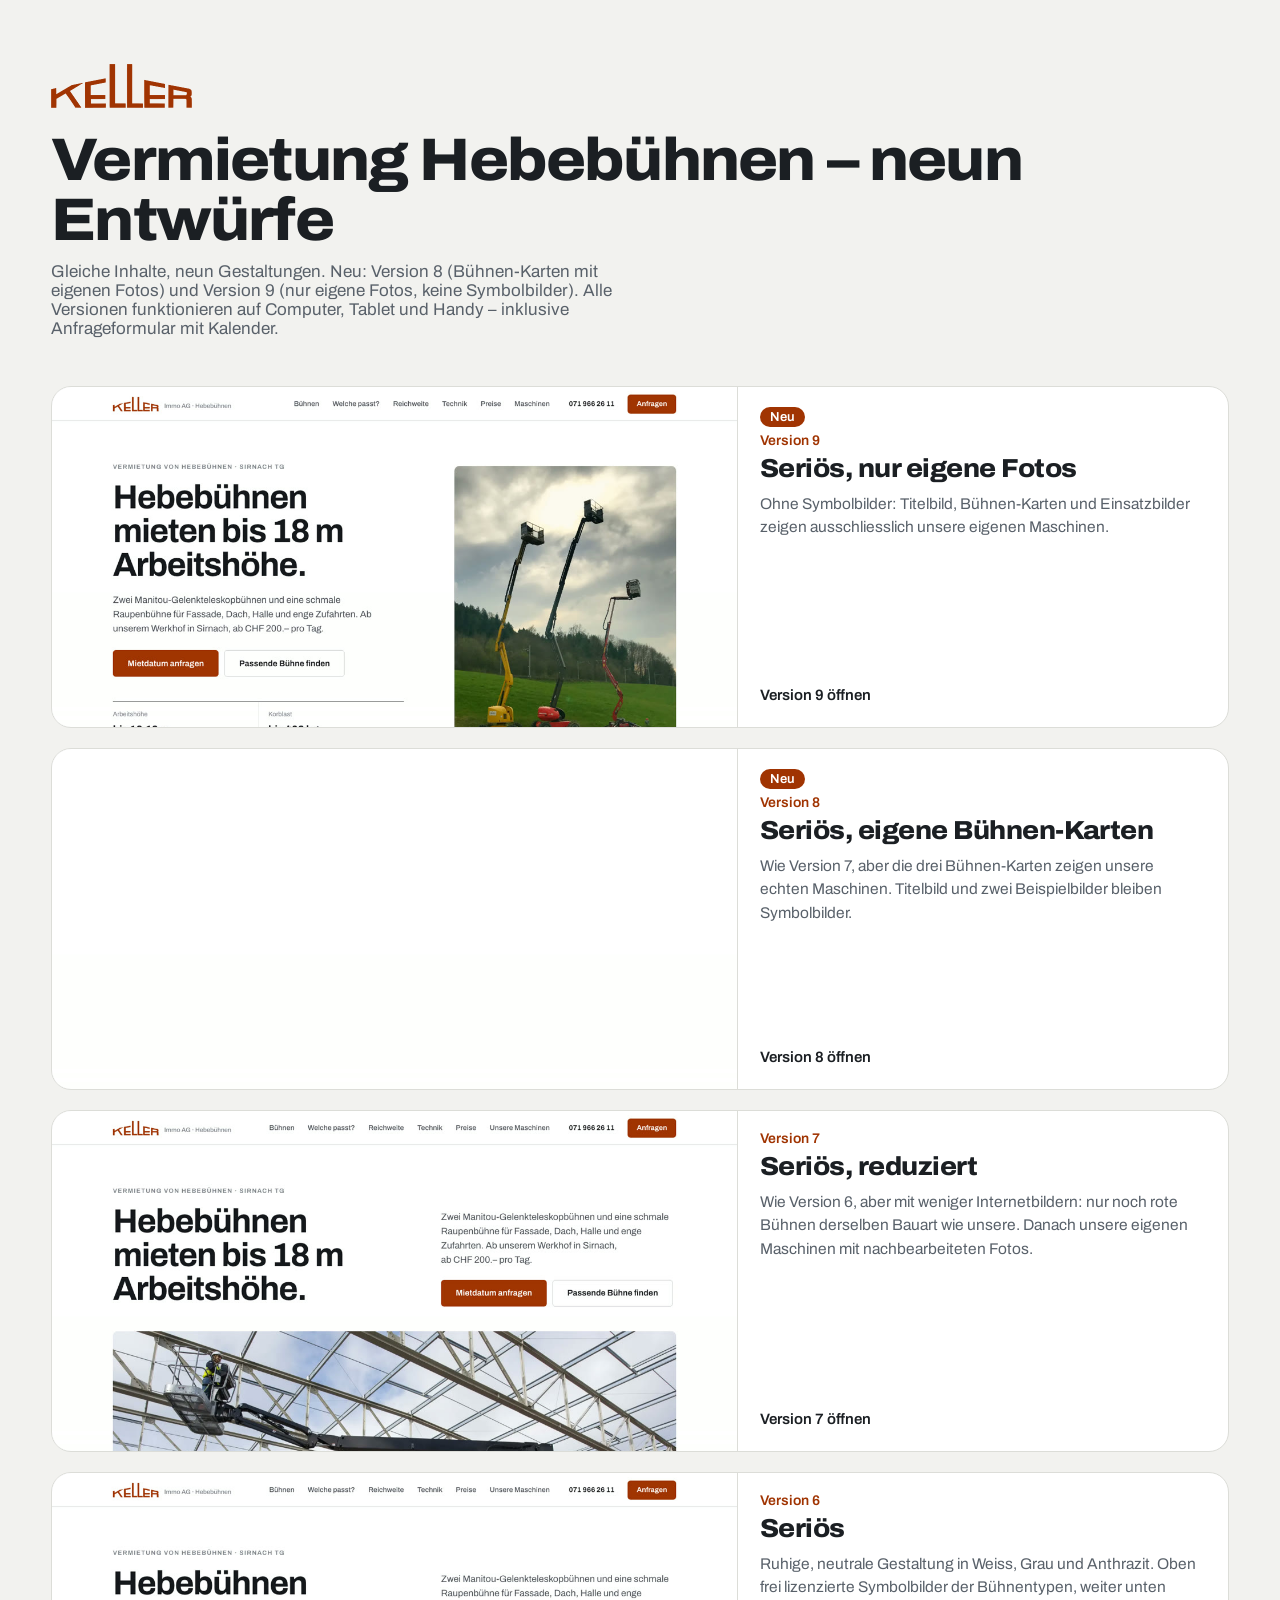
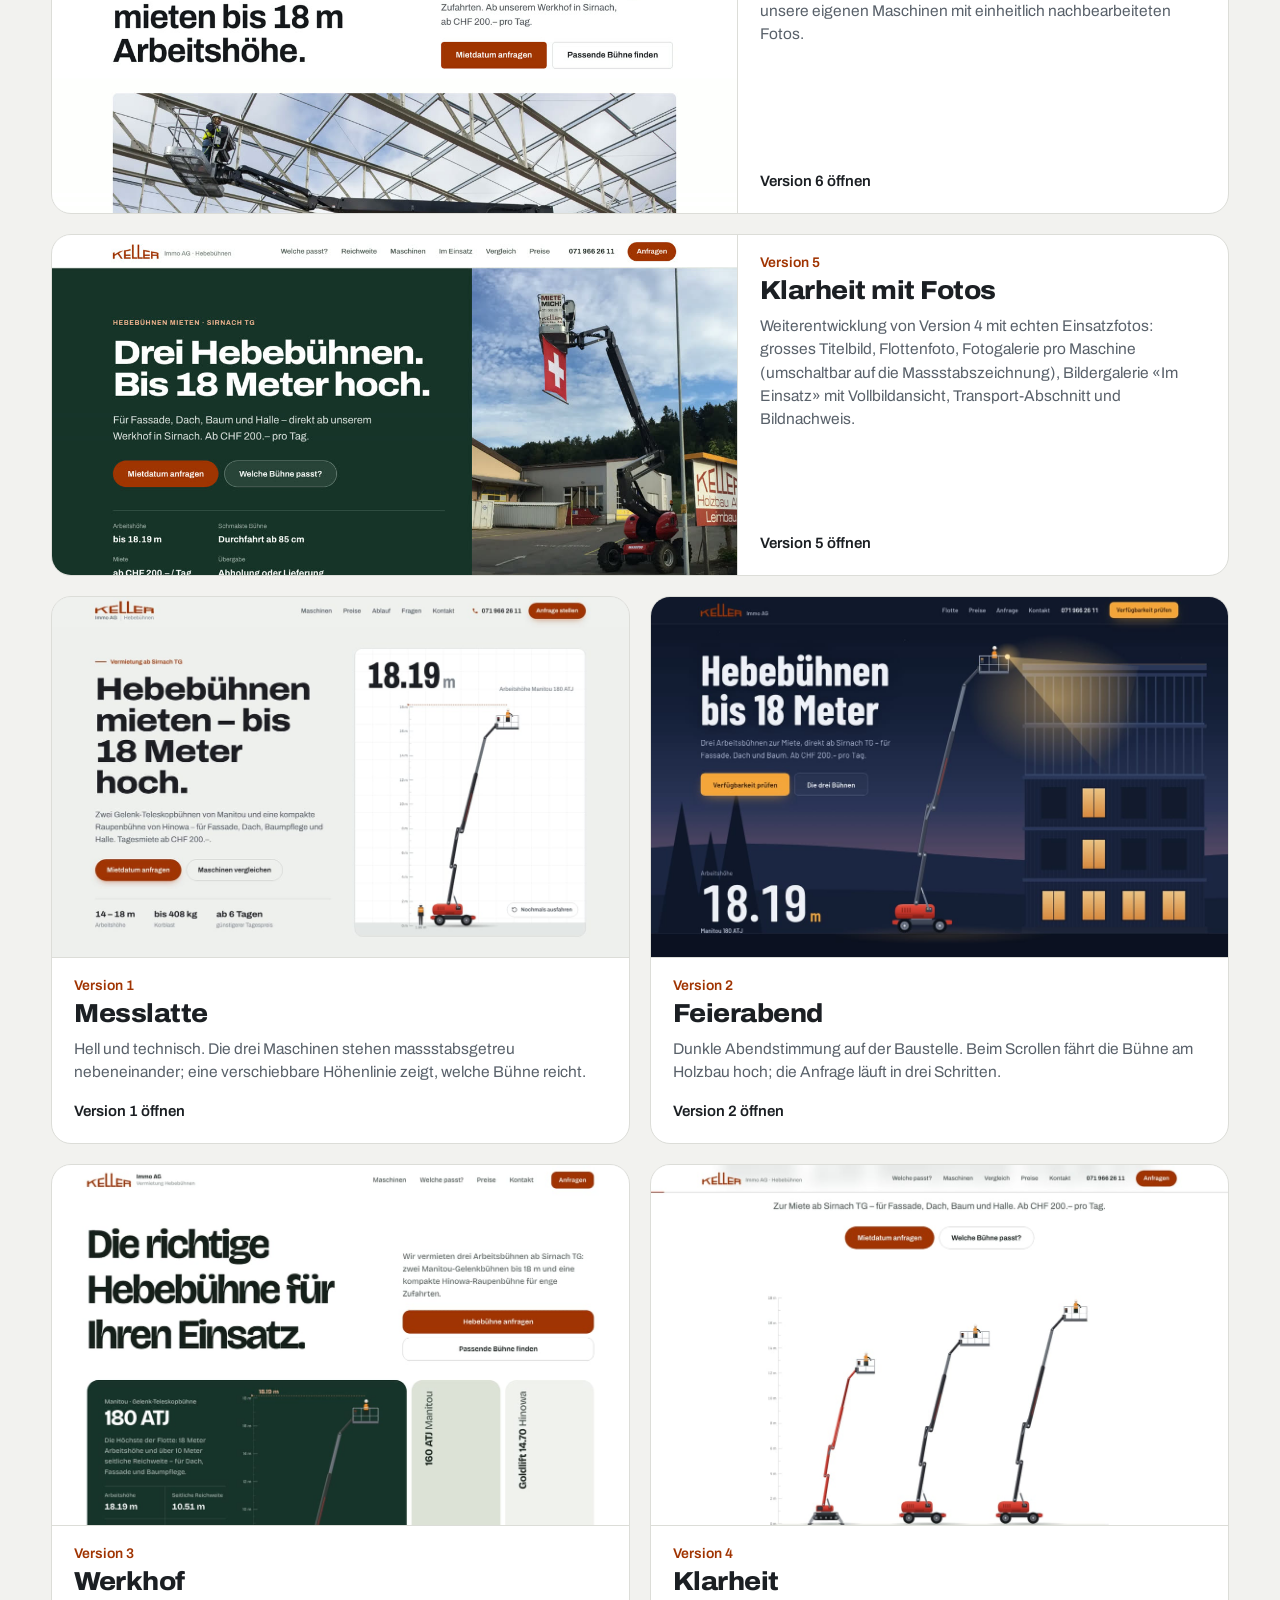
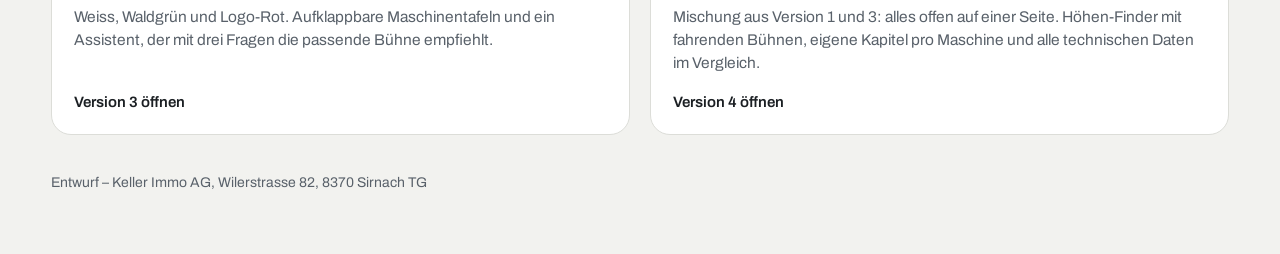
<file: index.html>
<!doctype html>
<html lang="de-CH">
<head>
  <meta charset="utf-8">
  <meta name="viewport" content="width=device-width, initial-scale=1, viewport-fit=cover">
  <title>Hebebühnen-Website – neun Entwürfe | Keller Immo AG</title>
  <meta name="robots" content="noindex, nofollow">
  <link rel="icon" href="data:image/svg+xml,%3Csvg xmlns='http://www.w3.org/2000/svg' viewBox='0 0 64 64'%3E%3Crect width='64' height='64' rx='14' fill='%23A03402'/%3E%3Cpath d='M18 14h8v16l14-16h10L34 32l17 18H40L26 35v15h-8z' fill='%23fff'/%3E%3C/svg%3E">
  <link rel="preconnect" href="https://fonts.googleapis.com">
  <link rel="preconnect" href="https://fonts.gstatic.com" crossorigin>
  <link href="https://fonts.googleapis.com/css2?family=Archivo:wdth,wght@62..125,400..800&display=swap" rel="stylesheet">
  <style>
    :root { --bg: #F2F2EF; --card: #fff; --ink: #1B1F23; --ink-2: #59616A; --line: #DCDDD8; --rust: #A03402; }
    * { box-sizing: border-box; }
    body { margin: 0; background: var(--bg); color: var(--ink); font-family: 'Archivo', system-ui, sans-serif; -webkit-font-smoothing: antialiased; }
    .wrap { max-width: 1280px; margin: 0 auto; padding: clamp(28px, 5vw, 64px) max(16px, 4vw) 64px; }
    header { display: flex; justify-content: space-between; align-items: flex-end; flex-wrap: wrap; gap: 24px; margin-bottom: clamp(28px, 4vw, 48px); }
    header img { height: 44px; width: auto; display: block; }
    h1 { margin: 22px 0 0; font-size: clamp(34px, 5vw, 60px); line-height: 1; letter-spacing: -.03em; font-weight: 800; font-stretch: 108%; }
    header p { margin: 12px 0 0; color: var(--ink-2); font-size: 17px; max-width: 34em; }
    .badge { display: inline-block; align-self: flex-start; padding: 3px 10px; border-radius: 999px; background: var(--rust); color: #fff; font-size: 13px; font-weight: 600; }
    .grid { display: grid; grid-template-columns: repeat(2, minmax(0, 1fr)); gap: 20px; }
    a.card { display: flex; flex-direction: column; text-decoration: none; color: inherit; background: var(--card); border: 1px solid var(--line); border-radius: 20px; overflow: hidden; transition: transform .35s cubic-bezier(.2,.7,.1,1), box-shadow .35s; }
    a.card:hover { transform: translateY(-4px); box-shadow: 0 24px 50px -24px rgba(27,31,35,.35); }
    a.card:focus-visible { outline: 3px solid var(--rust); outline-offset: 3px; }
    .shot { aspect-ratio: 16 / 10; background: #ddd center / cover no-repeat; border-bottom: 1px solid var(--line); }
    a.card--feature { grid-column: 1 / -1; display: grid; grid-template-columns: 1.4fr 1fr; }
    a.card--feature .shot { aspect-ratio: auto; min-height: 340px; background-position: left top; border-bottom: 0; border-right: 1px solid var(--line); }
    .body { padding: 20px 22px 24px; display: flex; flex-direction: column; gap: 6px; flex: 1; }
    .num { font-size: 14px; font-weight: 600; color: var(--rust); }
    h2 { margin: 0; font-size: 26px; font-weight: 800; font-stretch: 106%; letter-spacing: -.02em; }
    .body p { margin: 4px 0 0; color: var(--ink-2); font-size: 15.5px; line-height: 1.5; flex: 1; }
    .open { margin-top: 14px; font-weight: 600; font-size: 15px; }
    footer { margin-top: 40px; color: var(--ink-2); font-size: 14px; }
    @media (max-width: 900px) { .grid { grid-template-columns: 1fr; } a.card--feature { grid-template-columns: 1fr; } a.card--feature .shot { aspect-ratio: 16 / 10; min-height: 0; border-right: 0; border-bottom: 1px solid var(--line); } }
  </style>
</head>
<body>
  <div class="wrap">
    <header>
      <div>
        <img src="version-1/assets/keller-logo.png" alt="Keller" width="560" height="175">
        <h1>Vermietung Hebebühnen – neun Entwürfe</h1>
        <p>Gleiche Inhalte, neun Gestaltungen. Neu: Version 8 (Bühnen-Karten mit eigenen Fotos) und Version 9 (nur eigene Fotos, keine Symbolbilder). Alle Versionen funktionieren auf Computer, Tablet und Handy – inklusive Anfrageformular mit Kalender.</p>
      </div>
    </header>
    <main class="grid">
      <a class="card card--feature" href="version-9/">
        <div class="shot" style="background-image:url(preview/version-9.jpg)"></div>
        <div class="body">
          <span class="badge">Neu</span>
          <span class="num">Version 9</span>
          <h2>Seriös, nur eigene Fotos</h2>
          <p>Ohne Symbolbilder: Titelbild, Bühnen-Karten und Einsatzbilder zeigen ausschliesslich unsere eigenen Maschinen.</p>
          <span class="open">Version 9 öffnen</span>
        </div>
      </a>
      <a class="card card--feature" href="version-8/">
        <div class="shot" style="background-image:url(preview/version-8.jpg)"></div>
        <div class="body">
          <span class="badge">Neu</span>
          <span class="num">Version 8</span>
          <h2>Seriös, eigene Bühnen-Karten</h2>
          <p>Wie Version 7, aber die drei Bühnen-Karten zeigen unsere echten Maschinen. Titelbild und zwei Beispielbilder bleiben Symbolbilder.</p>
          <span class="open">Version 8 öffnen</span>
        </div>
      </a>
      <a class="card card--feature" href="version-7/">
        <div class="shot" style="background-image:url(preview/version-7.jpg)"></div>
        <div class="body">
          <span class="num">Version 7</span>
          <h2>Seriös, reduziert</h2>
          <p>Wie Version 6, aber mit weniger Internetbildern: nur noch rote Bühnen derselben Bauart wie unsere. Danach unsere eigenen Maschinen mit nachbearbeiteten Fotos.</p>
          <span class="open">Version 7 öffnen</span>
        </div>
      </a>
      <a class="card card--feature" href="version-6/">
        <div class="shot" style="background-image:url(preview/version-6.jpg)"></div>
        <div class="body">
          <span class="num">Version 6</span>
          <h2>Seriös</h2>
          <p>Ruhige, neutrale Gestaltung in Weiss, Grau und Anthrazit. Oben frei lizenzierte Symbolbilder der Bühnentypen, weiter unten unsere eigenen Maschinen mit einheitlich nachbearbeiteten Fotos.</p>
          <span class="open">Version 6 öffnen</span>
        </div>
      </a>
      <a class="card card--feature" href="version-5/">
        <div class="shot" style="background-image:url(preview/version-5.jpg)"></div>
        <div class="body">
          <span class="num">Version 5</span>
          <h2>Klarheit mit Fotos</h2>
          <p>Weiterentwicklung von Version 4 mit echten Einsatzfotos: grosses Titelbild, Flottenfoto, Fotogalerie pro Maschine (umschaltbar auf die Massstabszeichnung), Bildergalerie «Im Einsatz» mit Vollbildansicht, Transport-Abschnitt und Bildnachweis.</p>
          <span class="open">Version 5 öffnen</span>
        </div>
      </a>
      <a class="card" href="version-1/">
        <div class="shot" style="background-image:url(preview/version-1.jpg)"></div>
        <div class="body">
          <span class="num">Version 1</span>
          <h2>Messlatte</h2>
          <p>Hell und technisch. Die drei Maschinen stehen massstabsgetreu nebeneinander; eine verschiebbare Höhenlinie zeigt, welche Bühne reicht.</p>
          <span class="open">Version 1 öffnen</span>
        </div>
      </a>
      <a class="card" href="version-2/">
        <div class="shot" style="background-image:url(preview/version-2.jpg)"></div>
        <div class="body">
          <span class="num">Version 2</span>
          <h2>Feierabend</h2>
          <p>Dunkle Abendstimmung auf der Baustelle. Beim Scrollen fährt die Bühne am Holzbau hoch; die Anfrage läuft in drei Schritten.</p>
          <span class="open">Version 2 öffnen</span>
        </div>
      </a>
      <a class="card" href="version-3/">
        <div class="shot" style="background-image:url(preview/version-3.jpg)"></div>
        <div class="body">
          <span class="num">Version 3</span>
          <h2>Werkhof</h2>
          <p>Weiss, Waldgrün und Logo-Rot. Aufklappbare Maschinentafeln und ein Assistent, der mit drei Fragen die passende Bühne empfiehlt.</p>
          <span class="open">Version 3 öffnen</span>
        </div>
      </a>
      <a class="card" href="version-4/">
        <div class="shot" style="background-image:url(preview/version-4.jpg)"></div>
        <div class="body">
          <span class="num">Version 4</span>
          <h2>Klarheit</h2>
          <p>Mischung aus Version 1 und 3: alles offen auf einer Seite. Höhen-Finder mit fahrenden Bühnen, eigene Kapitel pro Maschine und alle technischen Daten im Vergleich.</p>
          <span class="open">Version 4 öffnen</span>
        </div>
      </a>
    </main>
    <footer>Entwurf – Keller Immo AG, Wilerstrasse 82, 8370 Sirnach TG</footer>
  </div>
</body>
</html>
</file>
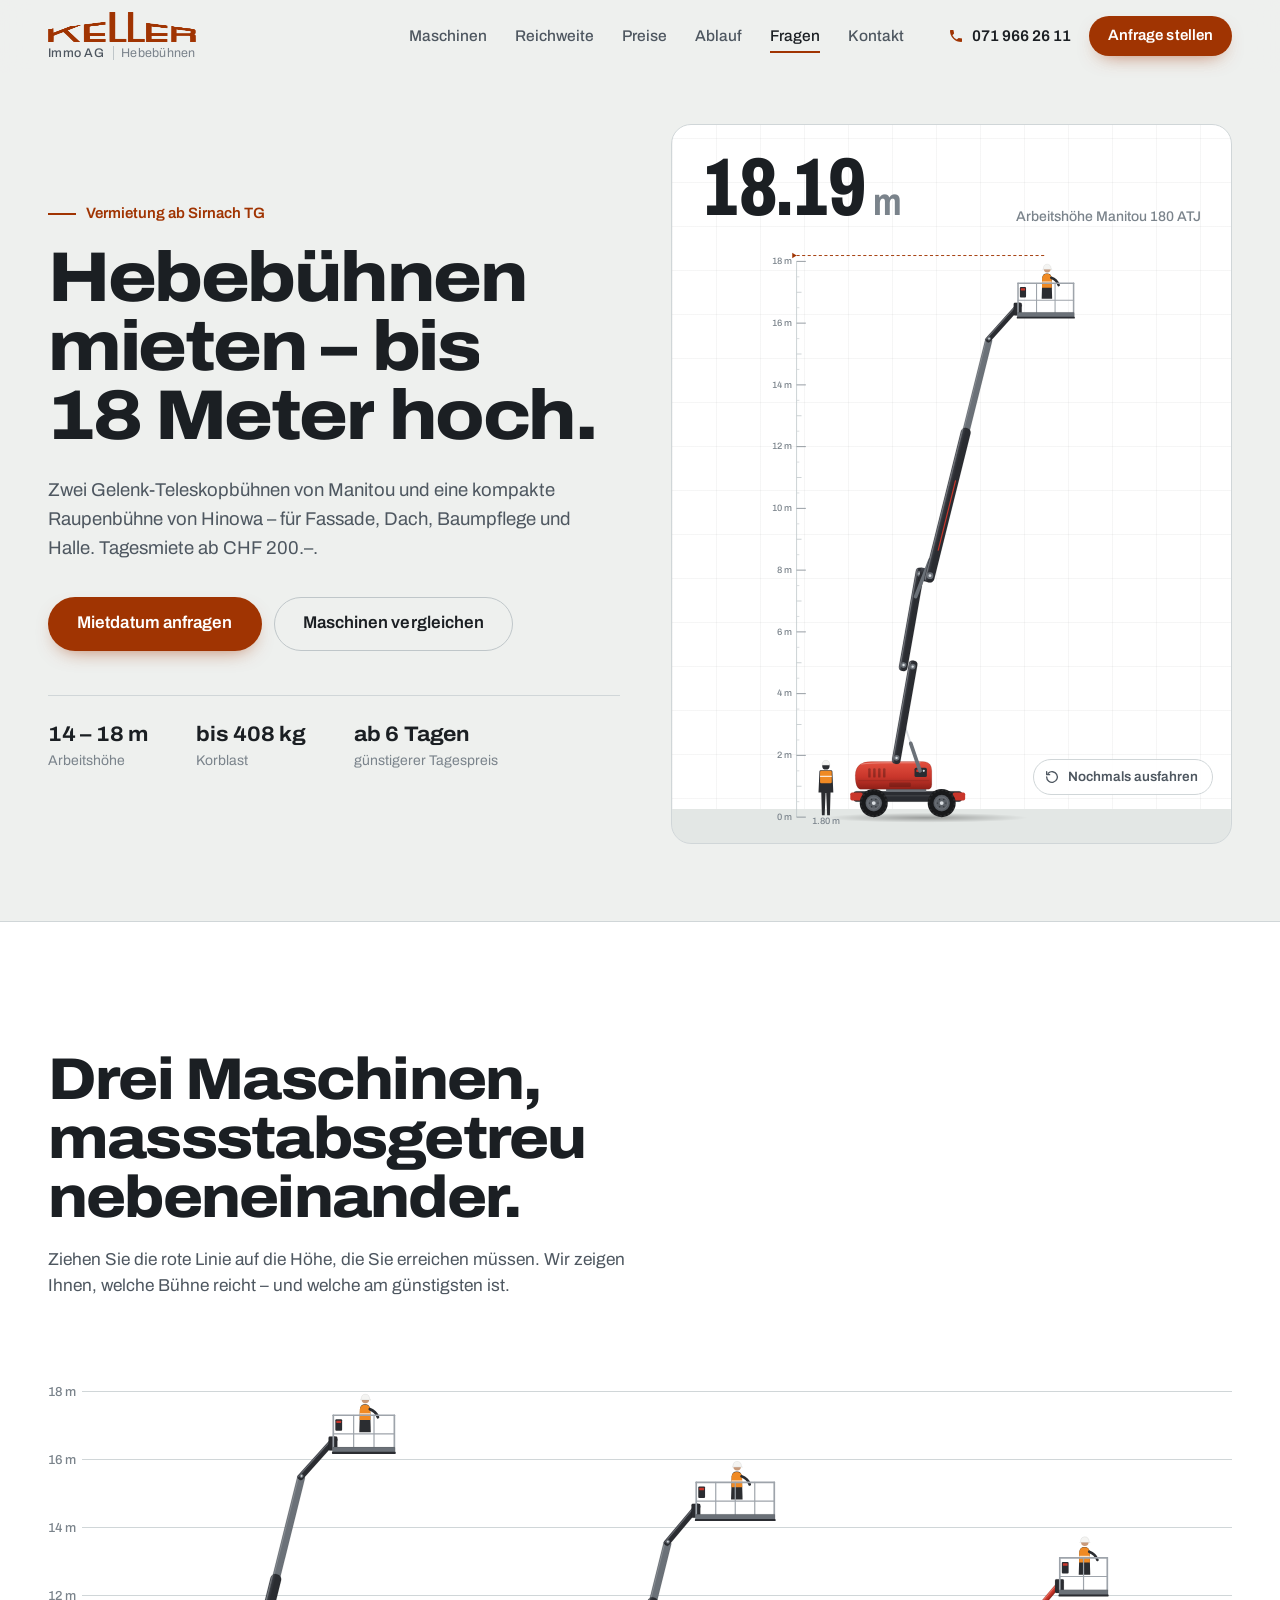
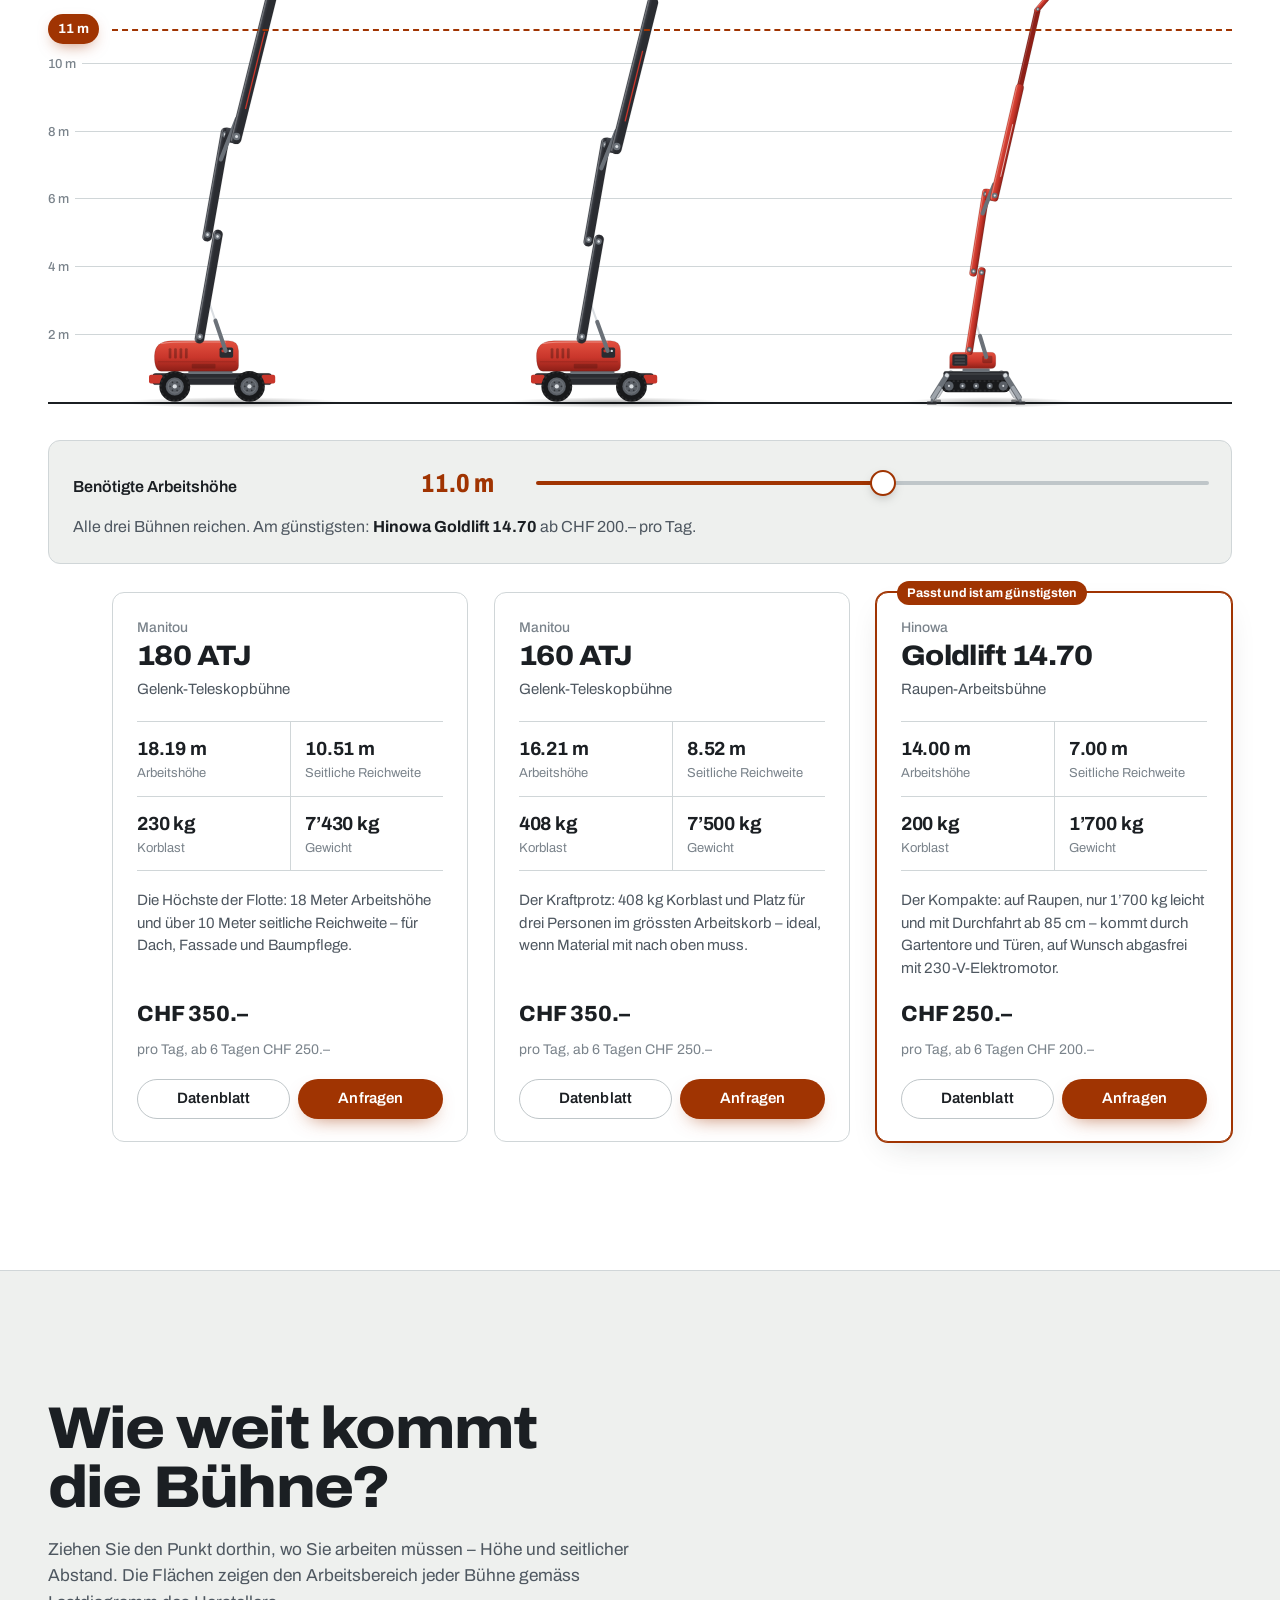
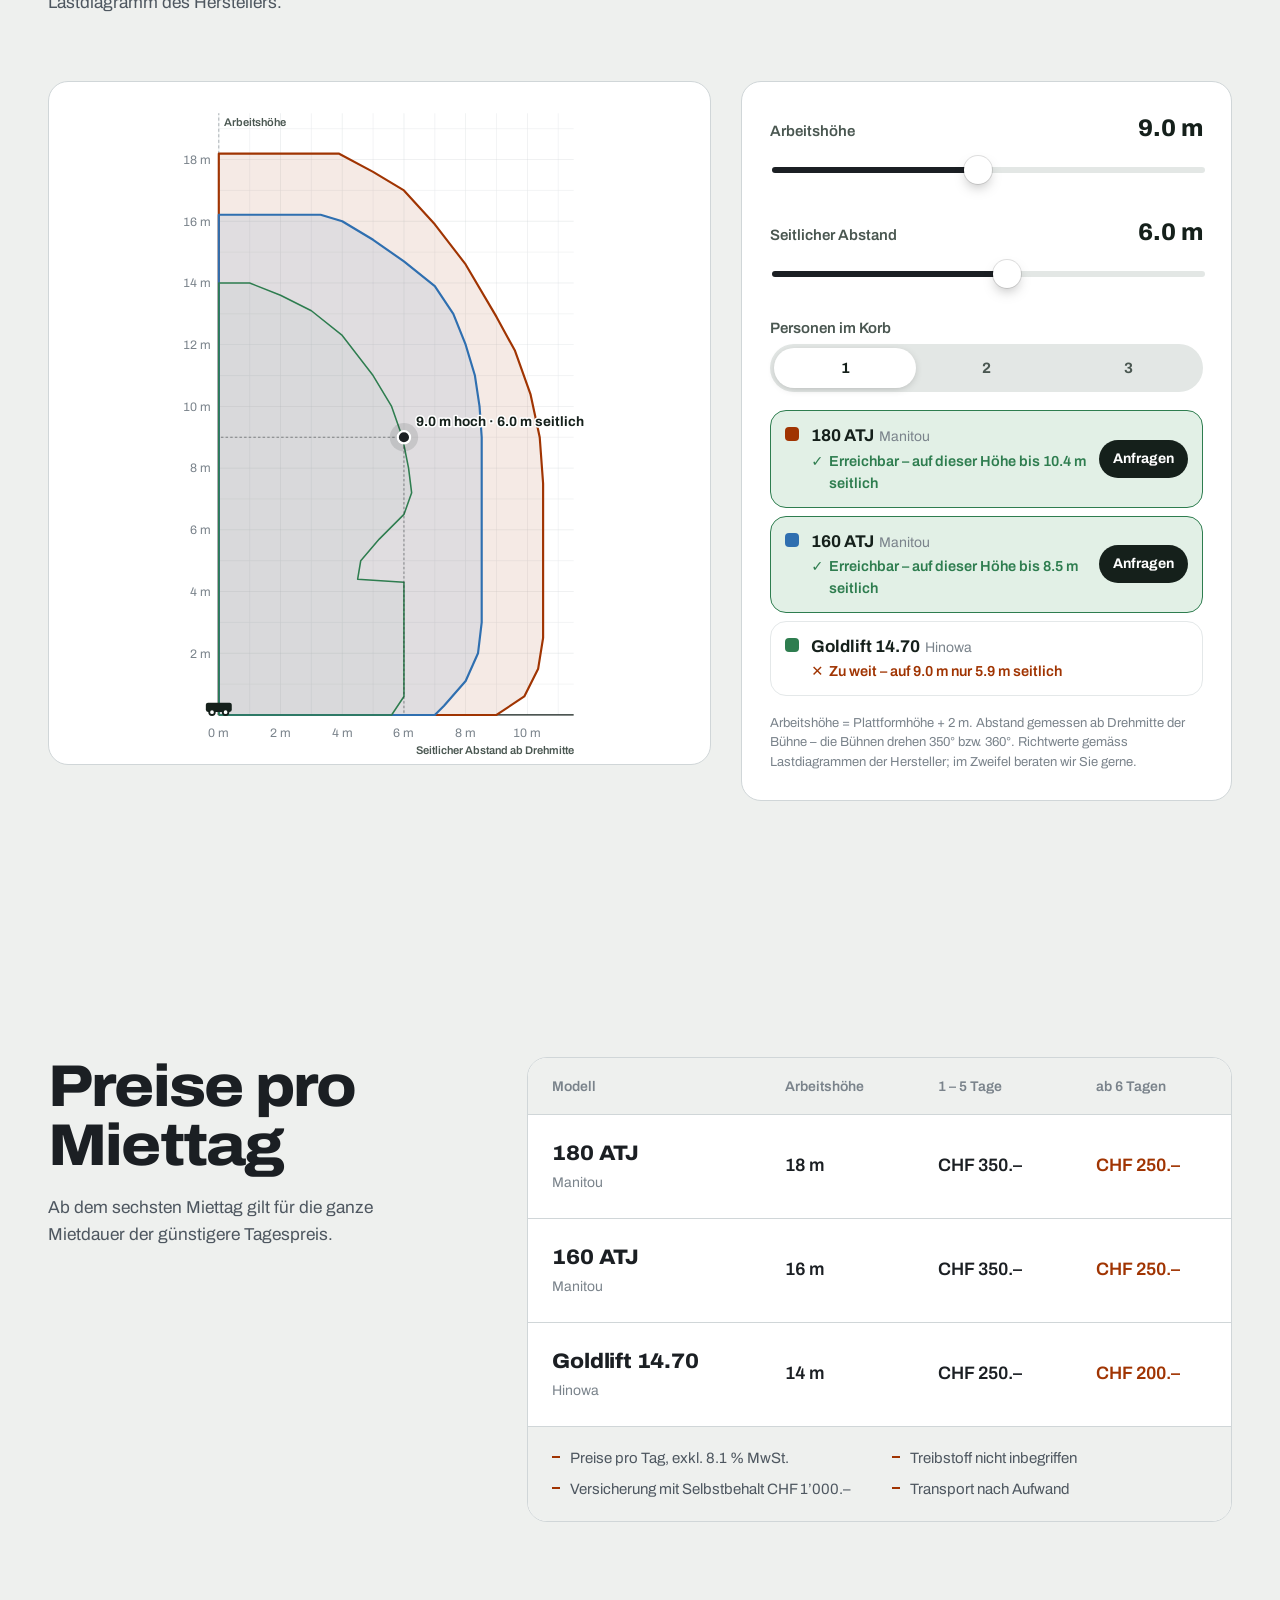
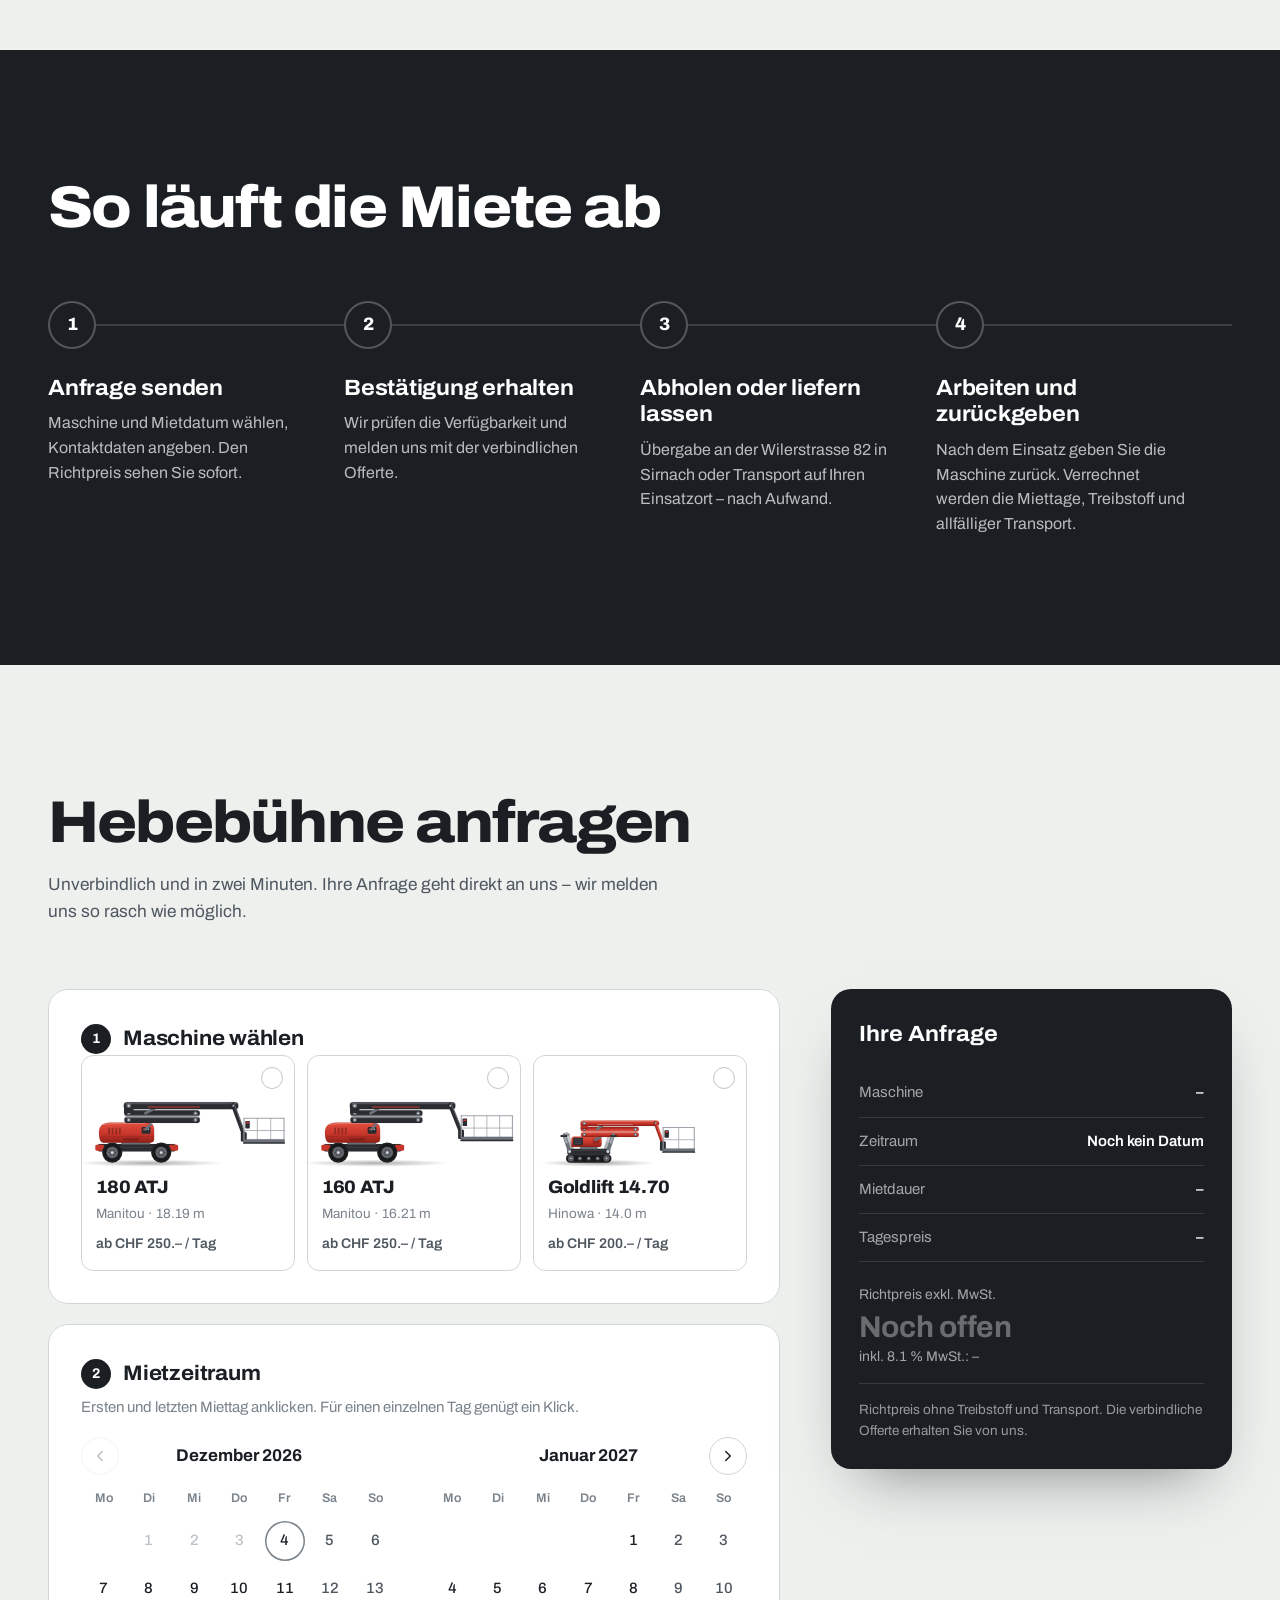
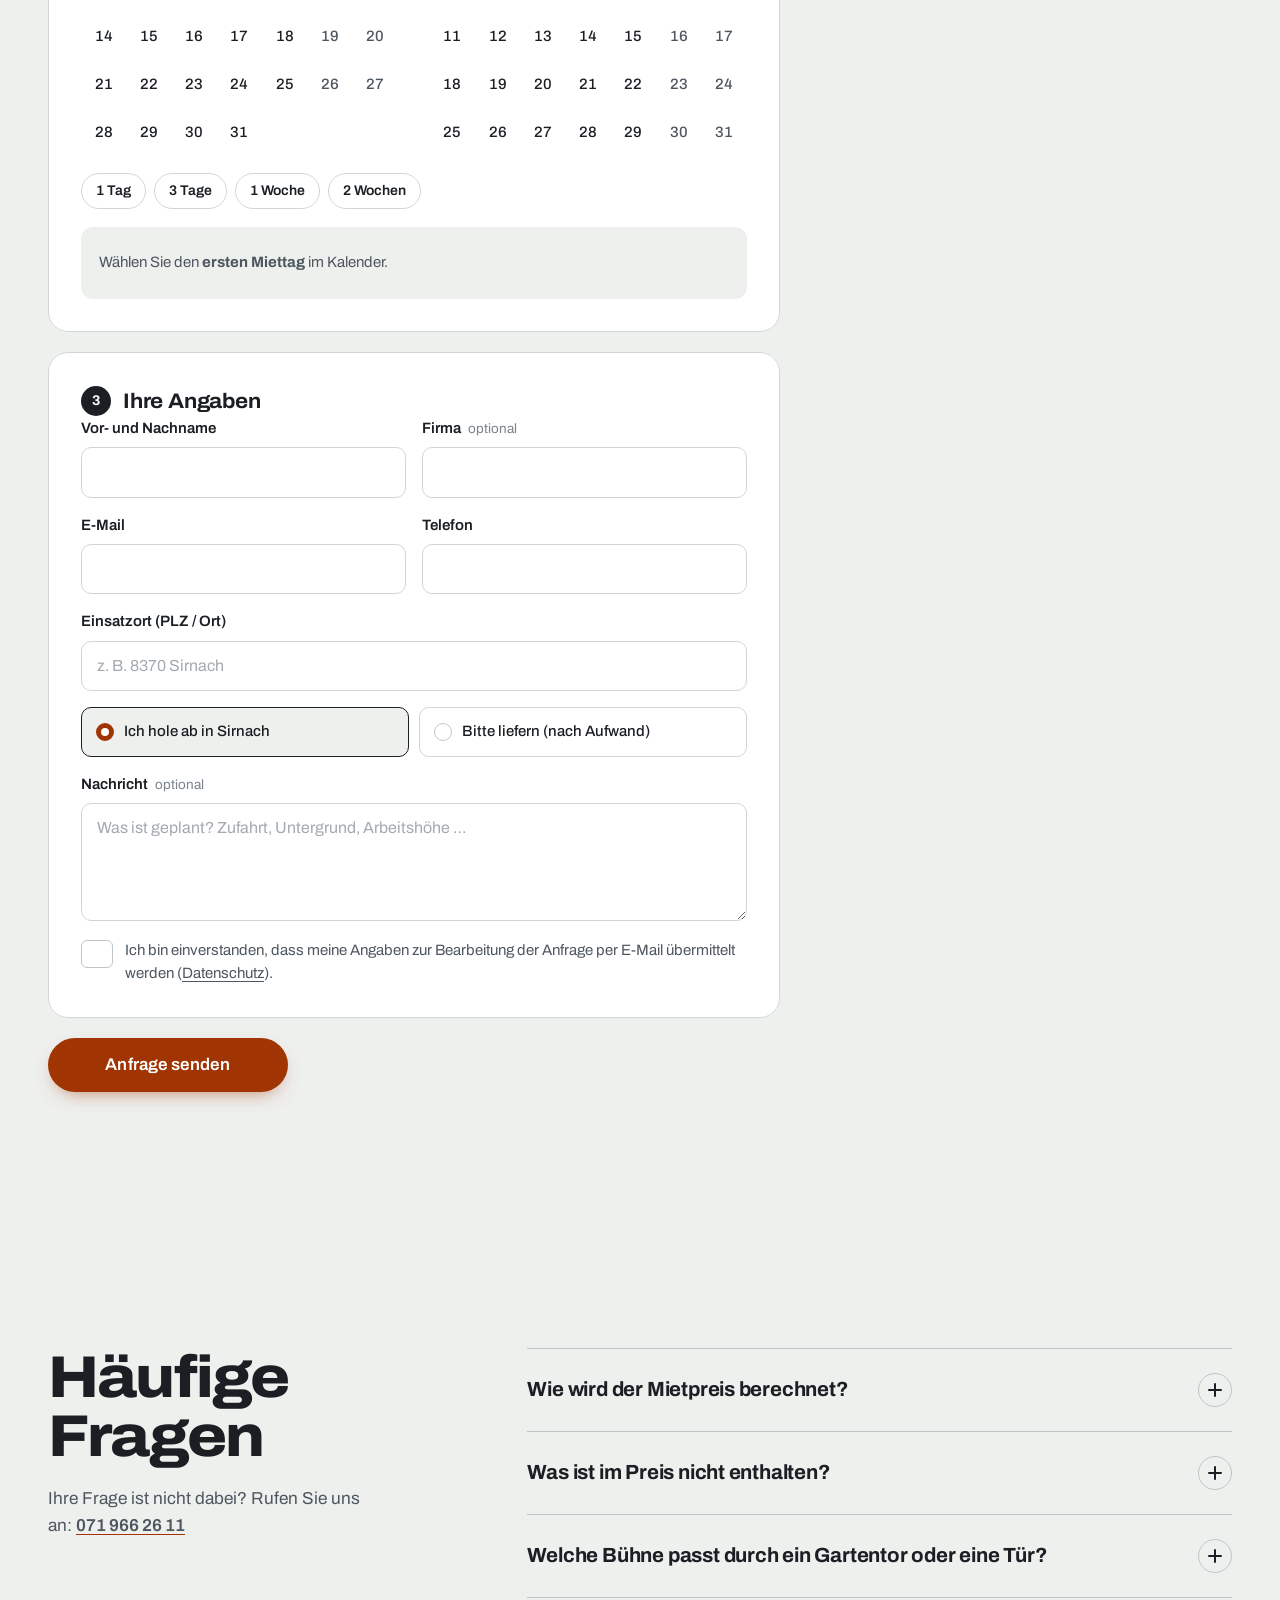
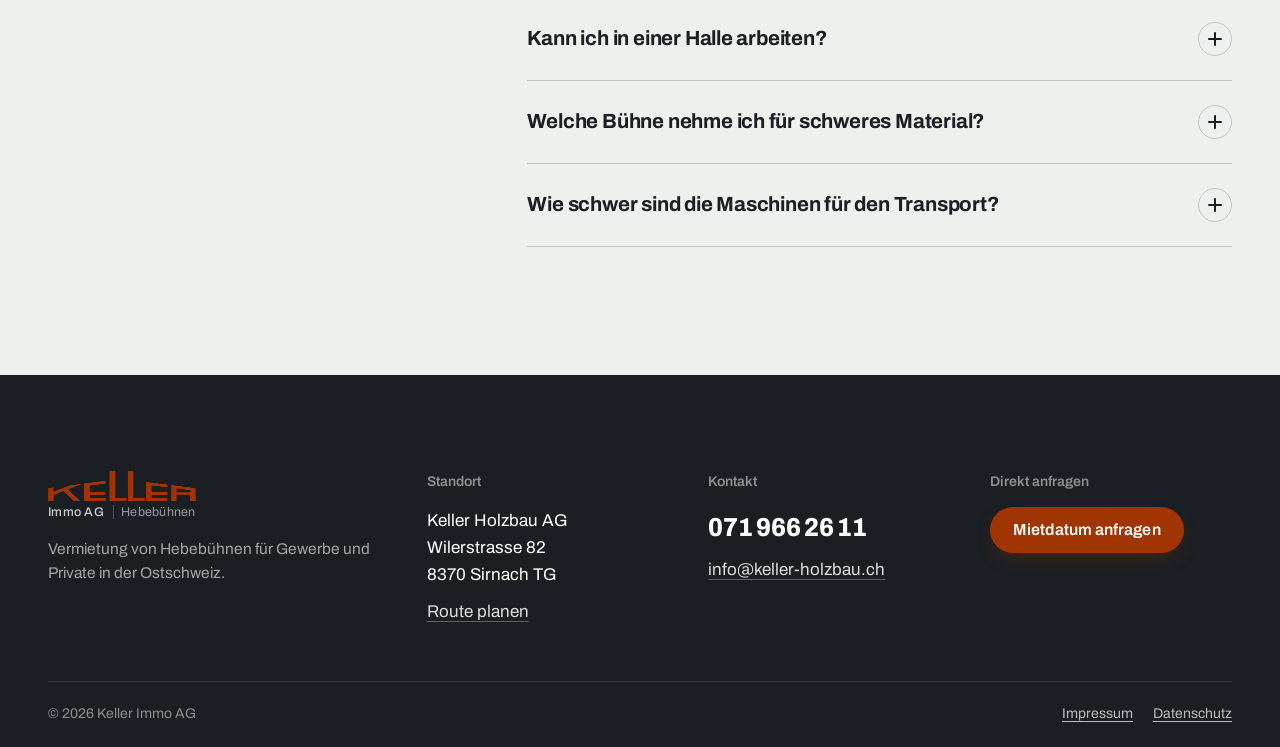
<file: version-1/index.html>
<!doctype html>
<html lang="de-CH">
<head>
  <meta charset="utf-8">
  <meta name="viewport" content="width=device-width, initial-scale=1, viewport-fit=cover">
  <title>Hebebühnen mieten in Sirnach TG | Keller Immo AG</title>
  <meta name="description" content="Gelenk- und Raupen-Arbeitsbühnen mit 14 bis 18 m Arbeitshöhe mieten – Manitou 180 ATJ, Manitou 160 ATJ und Hinowa Goldlift 14.70. Ab CHF 200.– pro Tag, direkt ab Sirnach TG.">
  <meta name="robots" content="noindex, nofollow">
  <meta name="theme-color" content="#EEF0EE">
  <meta property="og:title" content="Hebebühnen mieten in Sirnach TG – Keller Immo AG">
  <meta property="og:description" content="Drei Arbeitsbühnen von 14 bis 18 m Arbeitshöhe. Ab CHF 200.– pro Tag.">
  <meta property="og:type" content="website">
  <link rel="icon" href="data:image/svg+xml,%3Csvg xmlns='http://www.w3.org/2000/svg' viewBox='0 0 64 64'%3E%3Crect width='64' height='64' rx='14' fill='%23A03402'/%3E%3Cpath d='M18 14h8v16l14-16h10L34 32l17 18H40L26 35v15h-8z' fill='%23fff'/%3E%3C/svg%3E">
  <link rel="preconnect" href="https://fonts.googleapis.com">
  <link rel="preconnect" href="https://fonts.gstatic.com" crossorigin>
  <link href="https://fonts.googleapis.com/css2?family=Archivo:wdth,wght@62..125,100..900&display=swap" rel="stylesheet">
  <link rel="stylesheet" href="reach.css">
  <link rel="stylesheet" href="styles.css">
</head>
<body>
  <a class="skip" href="#inhalt">Zum Inhalt springen</a>

  <header class="site-header" data-header>
    <div class="wrap header-inner">
      <a class="logo" href="#top" aria-label="Keller Immo AG – zur Startseite">
        <img class="logo-img" src="assets/keller-logo.png" alt="Keller" width="560" height="175">
        <span class="logo-sub">Immo AG <span>Hebebühnen</span></span>
      </a>
      <nav class="nav" aria-label="Hauptnavigation">
        <a href="#maschinen">Maschinen</a>
        <a href="#reichweite">Reichweite</a>
        <a href="#preise">Preise</a>
        <a href="#ablauf">Ablauf</a>
        <a href="#fragen">Fragen</a>
        <a href="#kontakt">Kontakt</a>
      </nav>
      <div class="header-actions">
        <a class="header-phone" href="tel:+41719662611">
          <svg viewBox="0 0 24 24" aria-hidden="true"><path d="M6.6 10.8a15.1 15.1 0 0 0 6.6 6.6l2.2-2.2a1 1 0 0 1 1-.25 11.4 11.4 0 0 0 3.6.57 1 1 0 0 1 1 1V20a1 1 0 0 1-1 1A17 17 0 0 1 3 4a1 1 0 0 1 1-1h3.5a1 1 0 0 1 1 1c0 1.25.2 2.45.57 3.57a1 1 0 0 1-.25 1z" fill="currentColor"/></svg>
          <span>071 966 26 11</span>
        </a>
        <a class="btn btn--red btn--sm" href="#anfrage">Anfrage stellen</a>
        <button class="menu-btn" type="button" aria-expanded="false" aria-controls="mobile-menu" data-menu-btn>
          <span class="sr">Menü öffnen</span><i></i><i></i>
        </button>
      </div>
    </div>
  </header>
  <div class="mobile-menu" id="mobile-menu" data-menu hidden>
    <nav aria-label="Mobile Navigation">
      <a href="#maschinen">Maschinen</a>
      <a href="#reichweite">Reichweite</a>
      <a href="#preise">Preise</a>
      <a href="#ablauf">Ablauf</a>
      <a href="#fragen">Fragen</a>
      <a href="#kontakt">Kontakt</a>
    </nav>
    <div class="mobile-menu-foot">
      <a class="btn btn--red btn--block" href="#anfrage">Anfrage stellen</a>
      <a class="btn btn--line btn--block" href="tel:+41719662611">071 966 26 11 anrufen</a>
    </div>
  </div>

  <main id="inhalt">
    <!-- ============ HERO ============ -->
    <section class="hero" id="top">
      <div class="wrap hero-grid">
        <div class="hero-copy">
          <p class="hero-kicker">Vermietung ab Sirnach TG</p>
          <h1 class="hero-title">Hebebühnen mieten – bis 18&nbsp;Meter hoch.</h1>
          <p class="hero-lead">Zwei Gelenk-Teleskopbühnen von Manitou und eine kompakte Raupenbühne von Hinowa – für Fassade, Dach, Baumpflege und Halle. Tagesmiete ab CHF&nbsp;200.–.</p>
          <div class="hero-cta">
            <a class="btn btn--red btn--lg" href="#anfrage">Mietdatum anfragen</a>
            <a class="btn btn--line btn--lg" href="#maschinen">Maschinen vergleichen</a>
          </div>
          <ul class="hero-facts">
            <li><b>14 – 18 m</b><span>Arbeitshöhe</span></li>
            <li><b>bis 408 kg</b><span>Korblast</span></li>
            <li><b>ab 6 Tagen</b><span>günstigerer Tagespreis</span></li>
          </ul>
        </div>
        <figure class="hero-stage" aria-label="Manitou 180 ATJ fährt auf 18.19 m Arbeitshöhe aus">
          <div class="hero-readout" aria-hidden="true">
            <span class="hero-readout-num" data-hero-num>2.89</span><span class="hero-readout-unit">m</span>
            <span class="hero-readout-label">Arbeitshöhe Manitou 180&nbsp;ATJ</span>
          </div>
          <div class="hero-lift" data-hero-lift></div>
          <button class="hero-replay" type="button" data-hero-replay aria-label="Animation wiederholen">
            <svg viewBox="0 0 24 24" aria-hidden="true"><path d="M4 12a8 8 0 1 0 2.4-5.7M4 4v4.5h4.5" fill="none" stroke="currentColor" stroke-width="2" stroke-linecap="round" stroke-linejoin="round"/></svg>
            <span>Nochmals ausfahren</span>
          </button>
        </figure>
      </div>
    </section>

    <!-- ============ MASCHINEN ============ -->
    <section class="section lineup-section" id="maschinen" aria-labelledby="maschinen-title">
      <div class="wrap">
        <div class="section-head">
          <h2 class="section-title" id="maschinen-title">Drei Maschinen, massstabsgetreu nebeneinander.</h2>
          <p class="section-lead">Ziehen Sie die rote Linie auf die Höhe, die Sie erreichen müssen. Wir zeigen Ihnen, welche Bühne reicht – und welche am günstigsten ist.</p>
        </div>

        <div class="lineup" data-lineup>
          <div class="lineup-canvas" data-lineup-canvas></div>
          <div class="lineup-control">
            <label class="lineup-label" for="height-range">Benötigte Arbeitshöhe <output data-height-out>11.0 m</output></label>
            <input class="range" id="height-range" type="range" min="3" max="18.5" step="0.1" value="11" data-height-range>
            <p class="lineup-result" data-height-result aria-live="polite"></p>
          </div>
        </div>

        <div class="machines" data-machines></div>
      </div>
    </section>

    <!-- ============ REICHWEITE ============ -->
    <section class="section reach-section" id="reichweite" aria-labelledby="reach-title">
      <div class="wrap">
        <div class="section-head">
          <h2 class="section-title" id="reach-title">Wie weit kommt die Bühne?</h2>
          <p class="section-lead">Ziehen Sie den Punkt dorthin, wo Sie arbeiten müssen – Höhe und seitlicher Abstand. Die Flächen zeigen den Arbeitsbereich jeder Bühne gemäss Lastdiagramm des Herstellers.</p>
        </div>
        <div data-reach></div>
      </div>
    </section>

    <!-- ============ PREISE ============ -->
    <section class="section prices-section" id="preise" aria-labelledby="preise-title">
      <div class="wrap prices-grid">
        <div class="section-head section-head--side">
          <h2 class="section-title" id="preise-title">Preise pro Miettag</h2>
          <p class="section-lead">Ab dem sechsten Miettag gilt für die ganze Mietdauer der günstigere Tagespreis.</p>
        </div>
        <div class="price-table-wrap">
          <table class="price-table">
            <caption class="sr">Mietpreise der Hebebühnen pro Tag in CHF, exklusive MwSt.</caption>
            <thead>
              <tr><th scope="col">Modell</th><th scope="col">Arbeitshöhe</th><th scope="col">1 – 5 Tage</th><th scope="col">ab 6 Tagen</th></tr>
            </thead>
            <tbody>
              <tr><th scope="row"><b>180 ATJ</b><span>Manitou</span></th><td>18 m</td><td>CHF 350.–</td><td class="is-best">CHF 250.–</td></tr>
              <tr><th scope="row"><b>160 ATJ</b><span>Manitou</span></th><td>16 m</td><td>CHF 350.–</td><td class="is-best">CHF 250.–</td></tr>
              <tr><th scope="row"><b>Goldlift 14.70</b><span>Hinowa</span></th><td>14 m</td><td>CHF 250.–</td><td class="is-best">CHF 200.–</td></tr>
            </tbody>
          </table>
          <ul class="price-notes">
            <li>Preise pro Tag, exkl. 8.1&nbsp;% MwSt.</li>
            <li>Treibstoff nicht inbegriffen</li>
            <li>Versicherung mit Selbstbehalt CHF 1’000.–</li>
            <li>Transport nach Aufwand</li>
          </ul>
        </div>
      </div>
    </section>

    <!-- ============ ABLAUF ============ -->
    <section class="section steps-section" id="ablauf" aria-labelledby="ablauf-title">
      <div class="wrap">
        <div class="section-head">
          <h2 class="section-title" id="ablauf-title">So läuft die Miete ab</h2>
        </div>
        <ol class="steps" data-steps>
          <li class="step">
            <span class="step-num">1</span>
            <h3>Anfrage senden</h3>
            <p>Maschine und Mietdatum wählen, Kontaktdaten angeben. Den Richtpreis sehen Sie sofort.</p>
          </li>
          <li class="step">
            <span class="step-num">2</span>
            <h3>Bestätigung erhalten</h3>
            <p>Wir prüfen die Verfügbarkeit und melden uns mit der verbindlichen Offerte.</p>
          </li>
          <li class="step">
            <span class="step-num">3</span>
            <h3>Abholen oder liefern lassen</h3>
            <p>Übergabe an der Wilerstrasse 82 in Sirnach oder Transport auf Ihren Einsatzort – nach Aufwand.</p>
          </li>
          <li class="step">
            <span class="step-num">4</span>
            <h3>Arbeiten und zurückgeben</h3>
            <p>Nach dem Einsatz geben Sie die Maschine zurück. Verrechnet werden die Miettage, Treibstoff und allfälliger Transport.</p>
          </li>
        </ol>
      </div>
    </section>

    <!-- ============ ANFRAGE ============ -->
    <section class="section request-section" id="anfrage" aria-labelledby="anfrage-title">
      <div class="wrap">
        <div class="section-head">
          <h2 class="section-title" id="anfrage-title">Hebebühne anfragen</h2>
          <p class="section-lead">Unverbindlich und in zwei Minuten. Ihre Anfrage geht direkt an uns – wir melden uns so rasch wie möglich.</p>
        </div>

        <div class="request-grid">
          <form class="request-form" data-form autocomplete="on">
            <fieldset class="fs" data-field="maschine">
              <legend class="fs-title"><span class="fs-num">1</span>Maschine wählen</legend>
              <div class="machine-picks" data-picks></div>
            </fieldset>

            <fieldset class="fs" data-field="zeitraum">
              <legend class="fs-title"><span class="fs-num">2</span>Mietzeitraum</legend>
              <p class="fs-hint">Ersten und letzten Miettag anklicken. Für einen einzelnen Tag genügt ein Klick.</p>
              <div data-calendar></div>
            </fieldset>

            <fieldset class="fs">
              <legend class="fs-title"><span class="fs-num">3</span>Ihre Angaben</legend>
              <div class="fields">
                <div class="field" data-field="name">
                  <label for="f-name">Vor- und Nachname</label>
                  <input id="f-name" name="name" type="text" autocomplete="name" required>
                </div>
                <div class="field">
                  <label for="f-firma">Firma <span class="opt">optional</span></label>
                  <input id="f-firma" name="firma" type="text" autocomplete="organization">
                </div>
                <div class="field" data-field="email">
                  <label for="f-email">E-Mail</label>
                  <input id="f-email" name="email" type="email" autocomplete="email" inputmode="email" required>
                </div>
                <div class="field" data-field="telefon">
                  <label for="f-tel">Telefon</label>
                  <input id="f-tel" name="telefon" type="tel" autocomplete="tel" inputmode="tel" required>
                </div>
                <div class="field field--wide" data-field="einsatzort">
                  <label for="f-ort">Einsatzort (PLZ / Ort)</label>
                  <input id="f-ort" name="einsatzort" type="text" autocomplete="address-level2" placeholder="z. B. 8370 Sirnach" required>
                </div>
              </div>
              <div class="transport" role="radiogroup" aria-label="Transport">
                <label class="toggle"><input type="radio" name="transport" value="Abholung in Sirnach" checked><span>Ich hole ab in Sirnach</span></label>
                <label class="toggle"><input type="radio" name="transport" value="Lieferung an Einsatzort (nach Aufwand)"><span>Bitte liefern (nach Aufwand)</span></label>
              </div>
              <div class="field field--wide">
                <label for="f-msg">Nachricht <span class="opt">optional</span></label>
                <textarea id="f-msg" name="nachricht" rows="4" placeholder="Was ist geplant? Zufahrt, Untergrund, Arbeitshöhe …"></textarea>
              </div>
              <div class="hp" aria-hidden="true"><label>Bitte leer lassen <input name="_honey" tabindex="-1" autocomplete="off"></label></div>
              <div class="field check" data-field="datenschutz">
                <label class="checkbox"><input type="checkbox" name="datenschutz" value="ja"><span>Ich bin einverstanden, dass meine Angaben zur Bearbeitung der Anfrage per E-Mail übermittelt werden (<button type="button" class="link" data-open-legal="datenschutz">Datenschutz</button>).</span></label>
              </div>
            </fieldset>

            <div class="form-submit">
              <button class="btn btn--red btn--lg btn--submit" type="submit"><span class="btn-label">Anfrage senden</span><span class="spinner" aria-hidden="true"></span></button>
              <div class="bk-status" data-status role="status" aria-live="polite"></div>
            </div>
          </form>

          <aside class="summary" data-est-state="empty" aria-label="Zusammenfassung Ihrer Anfrage">
            <div class="summary-card">
              <h3 class="summary-title">Ihre Anfrage</h3>
              <dl class="summary-list">
                <div><dt>Maschine</dt><dd><span data-est="machine">–</span> <small data-est="brand"></small></dd></div>
                <div><dt>Zeitraum</dt><dd data-est="period">Noch kein Datum</dd></div>
                <div><dt>Mietdauer</dt><dd data-est="days">–</dd></div>
                <div><dt>Tagespreis</dt><dd data-est="rate">–</dd></div>
              </dl>
              <div class="summary-total">
                <span>Richtpreis exkl. MwSt.</span>
                <strong data-est="net">–</strong>
                <small>inkl. 8.1 % MwSt.: <span data-est="gross">–</span></small>
              </div>
              <p class="summary-tier" data-est="tier"></p>
              <p class="summary-note">Richtpreis ohne Treibstoff und Transport. Die verbindliche Offerte erhalten Sie von uns.</p>
            </div>
          </aside>
        </div>

        <div class="success" data-success hidden tabindex="-1">
          <div class="success-mark" aria-hidden="true"><svg viewBox="0 0 52 52"><circle cx="26" cy="26" r="24"/><path d="M15 27l7 7 15-16"/></svg></div>
          <h3>Danke – Ihre Anfrage ist bei uns.</h3>
          <p data-success-text>Wir prüfen die Verfügbarkeit und melden uns so rasch wie möglich.</p>
          <button class="btn btn--line" type="button" data-success-reset>Weitere Anfrage stellen</button>
        </div>
      </div>
    </section>

    <!-- ============ FAQ ============ -->
    <section class="section faq-section" id="fragen" aria-labelledby="fragen-title">
      <div class="wrap faq-grid">
        <div class="section-head section-head--side">
          <h2 class="section-title" id="fragen-title">Häufige Fragen</h2>
          <p class="section-lead">Ihre Frage ist nicht dabei? Rufen Sie uns an: <a href="tel:+41719662611">071 966 26 11</a></p>
        </div>
        <div class="faq">
          <details>
            <summary>Wie wird der Mietpreis berechnet?</summary>
            <p>Sie bezahlen pro Miettag. Die beiden Manitou-Bühnen kosten CHF 350.– pro Tag, die Hinowa Goldlift CHF 250.–. Ab einer Mietdauer von sechs Tagen gilt für alle Tage der günstigere Preis: CHF 250.– bzw. CHF 200.– pro Tag. Alle Preise verstehen sich exkl. 8.1&nbsp;% MwSt.</p>
          </details>
          <details>
            <summary>Was ist im Preis nicht enthalten?</summary>
            <p>Treibstoff und Transport werden separat verrechnet – der Transport nach Aufwand. Die Maschinen sind versichert, der Selbstbehalt im Schadenfall beträgt CHF 1’000.–.</p>
          </details>
          <details>
            <summary>Welche Bühne passt durch ein Gartentor oder eine Tür?</summary>
            <p>Die Hinowa Goldlift 14.70. Mit eingefahrenem Raupenfahrwerk ist sie nur 78&nbsp;cm breit und kommt durch Durchgänge ab 85&nbsp;cm. Mit rund 1’700&nbsp;kg und 0.50&nbsp;daN/cm² Bodendruck schont sie auch Rasen und Platten.</p>
          </details>
          <details>
            <summary>Kann ich in einer Halle arbeiten?</summary>
            <p>Die Goldlift 14.70 hat neben dem Benzinmotor einen Elektromotor für 230&nbsp;V – damit arbeiten Sie ohne Abgase. Die beiden Manitou-Bühnen werden mit Diesel betrieben.</p>
          </details>
          <details>
            <summary>Welche Bühne nehme ich für schweres Material?</summary>
            <p>Die Manitou 160 ATJ. Ihr Arbeitskorb misst 2.30 × 0.90&nbsp;m und trägt bis 408&nbsp;kg – genug für drei Personen oder zwei Personen mit Material.</p>
          </details>
          <details>
            <summary>Wie schwer sind die Maschinen für den Transport?</summary>
            <p>Die Manitou 180 ATJ wiegt rund 7’430&nbsp;kg, die 160 ATJ rund 7’500&nbsp;kg und die Goldlift 14.70 rund 1’700&nbsp;kg. Den Transport auf Ihren Einsatzort organisieren wir gerne für Sie.</p>
          </details>
        </div>
      </div>
    </section>
  </main>

  <!-- ============ FOOTER ============ -->
  <footer class="site-footer" id="kontakt">
    <div class="wrap footer-grid">
      <div class="footer-brand">
        <a class="logo logo--light" href="#top" aria-label="Keller Immo AG – nach oben">
          <img class="logo-img" src="assets/keller-logo.png" alt="Keller" width="560" height="175">
          <span class="logo-sub">Immo AG <span>Hebebühnen</span></span>
        </a>
        <p>Vermietung von Hebebühnen für Gewerbe und Private in der Ostschweiz.</p>
      </div>
      <div class="footer-col">
        <h3>Standort</h3>
        <address>Keller Holzbau AG<br>Wilerstrasse 82<br>8370 Sirnach TG</address>
        <a class="footer-link" href="https://www.google.com/maps/search/?api=1&amp;query=Wilerstrasse+82,+8370+Sirnach" target="_blank" rel="noopener">Route planen</a>
      </div>
      <div class="footer-col">
        <h3>Kontakt</h3>
        <a class="footer-big" href="tel:+41719662611">071 966 26 11</a>
        <a class="footer-link" href="mailto:info@keller-holzbau.ch">info@keller-holzbau.ch</a>
      </div>
      <div class="footer-col footer-cta">
        <h3>Direkt anfragen</h3>
        <a class="btn btn--red" href="#anfrage">Mietdatum anfragen</a>
      </div>
    </div>
    <div class="wrap footer-base">
      <span>© <span data-year>2026</span> Keller Immo AG</span>
      <span class="footer-legal">
        <button type="button" class="link" data-open-legal="impressum">Impressum</button>
        <button type="button" class="link" data-open-legal="datenschutz">Datenschutz</button>
      </span>
    </div>
  </footer>

  <!-- Mobile Anfrage-Leiste -->
  <div class="mobile-bar" data-mobile-bar>
    <a class="btn btn--line" href="tel:+41719662611" aria-label="Anrufen: 071 966 26 11">
      <svg viewBox="0 0 24 24" aria-hidden="true"><path d="M6.6 10.8a15.1 15.1 0 0 0 6.6 6.6l2.2-2.2a1 1 0 0 1 1-.25 11.4 11.4 0 0 0 3.6.57 1 1 0 0 1 1 1V20a1 1 0 0 1-1 1A17 17 0 0 1 3 4a1 1 0 0 1 1-1h3.5a1 1 0 0 1 1 1c0 1.25.2 2.45.57 3.57a1 1 0 0 1-.25 1z" fill="currentColor"/></svg>
      Anrufen
    </a>
    <a class="btn btn--red" href="#anfrage">Mietdatum anfragen</a>
  </div>

  <!-- Datenblatt-Dialog -->
  <dialog class="sheet" data-sheet aria-labelledby="sheet-title">
    <div class="sheet-inner" tabindex="-1" autofocus>
      <header class="sheet-head">
        <div>
          <p class="sheet-brand" data-sheet-brand></p>
          <h2 class="sheet-title" id="sheet-title" data-sheet-title></h2>
        </div>
        <button class="icon-btn" type="button" data-sheet-close aria-label="Datenblatt schliessen">
          <svg viewBox="0 0 24 24" aria-hidden="true"><path d="M6 6l12 12M18 6L6 18" stroke="currentColor" stroke-width="2" stroke-linecap="round"/></svg>
        </button>
      </header>
      <div class="sheet-body" data-sheet-body></div>
      <footer class="sheet-foot">
        <div class="sheet-price" data-sheet-price></div>
        <button class="btn btn--red" type="button" data-sheet-request>Diese Maschine anfragen</button>
      </footer>
    </div>
  </dialog>

  <!-- Rechtliches -->
  <dialog class="sheet sheet--legal" data-legal aria-labelledby="legal-title">
    <div class="sheet-inner" tabindex="-1" autofocus>
      <header class="sheet-head">
        <h2 class="sheet-title" id="legal-title" data-legal-title>Impressum</h2>
        <button class="icon-btn" type="button" data-legal-close aria-label="Schliessen">
          <svg viewBox="0 0 24 24" aria-hidden="true"><path d="M6 6l12 12M18 6L6 18" stroke="currentColor" stroke-width="2" stroke-linecap="round"/></svg>
        </button>
      </header>
      <div class="sheet-body legal" data-legal-body></div>
    </div>
  </dialog>

  <template id="legal-impressum">
    <h3>Anbieterin</h3>
    <p>Keller Immo AG – Vermietung Hebebühnen<br>c/o Keller Holzbau AG<br>Wilerstrasse 82<br>8370 Sirnach TG<br>Schweiz</p>
    <h3>Kontakt</h3>
    <p>Telefon <a href="tel:+41719662611">071 966 26 11</a><br>E-Mail <a href="mailto:info@keller-holzbau.ch">info@keller-holzbau.ch</a></p>
    <h3>Haftung</h3>
    <p>Alle Angaben ohne Gewähr. Technische Daten gemäss Herstellerangaben; sie können je nach Ausstattung abweichen. Preise in CHF, exkl. 8.1&nbsp;% MwSt.</p>
  </template>
  <template id="legal-datenschutz">
    <p>Wir bearbeiten Personendaten nach dem Schweizer Datenschutzgesetz (DSG).</p>
    <h3>Anfrageformular</h3>
    <p>Wenn Sie uns eine Anfrage senden, übermitteln wir Ihre Angaben (Name, Firma, Kontaktdaten, Einsatzort, Mietzeitraum, Nachricht) per E-Mail an uns. Für den Versand nutzen wir die Dienste Google (Gmail) und FormSubmit (formsubmit.co); dabei können Daten in Länder ausserhalb der Schweiz übermittelt werden. Sie erhalten eine Eingangsbestätigung an Ihre E-Mail-Adresse. Wir verwenden Ihre Angaben ausschliesslich zur Bearbeitung Ihrer Anfrage und zur Vertragsabwicklung.</p>
    <h3>Schriften</h3>
    <p>Diese Website lädt Schriften von Google Fonts. Dabei wird Ihre IP-Adresse an Google übermittelt.</p>
    <h3>Cookies</h3>
    <p>Diese Website setzt keine Tracking- oder Werbe-Cookies.</p>
    <h3>Ihre Rechte</h3>
    <p>Sie können jederzeit Auskunft über Ihre gespeicherten Daten verlangen und deren Berichtigung oder Löschung beantragen. Kontakt: <a href="mailto:info@keller-holzbau.ch">info@keller-holzbau.ch</a>.</p>
  </template>

  <script src="js/data.js"></script>
  <script src="js/lift.js"></script>
  <script src="js/booking.js"></script>
  <script src="js/reach.js"></script>
  <script src="app.js"></script>
</body>
</html>
</file>
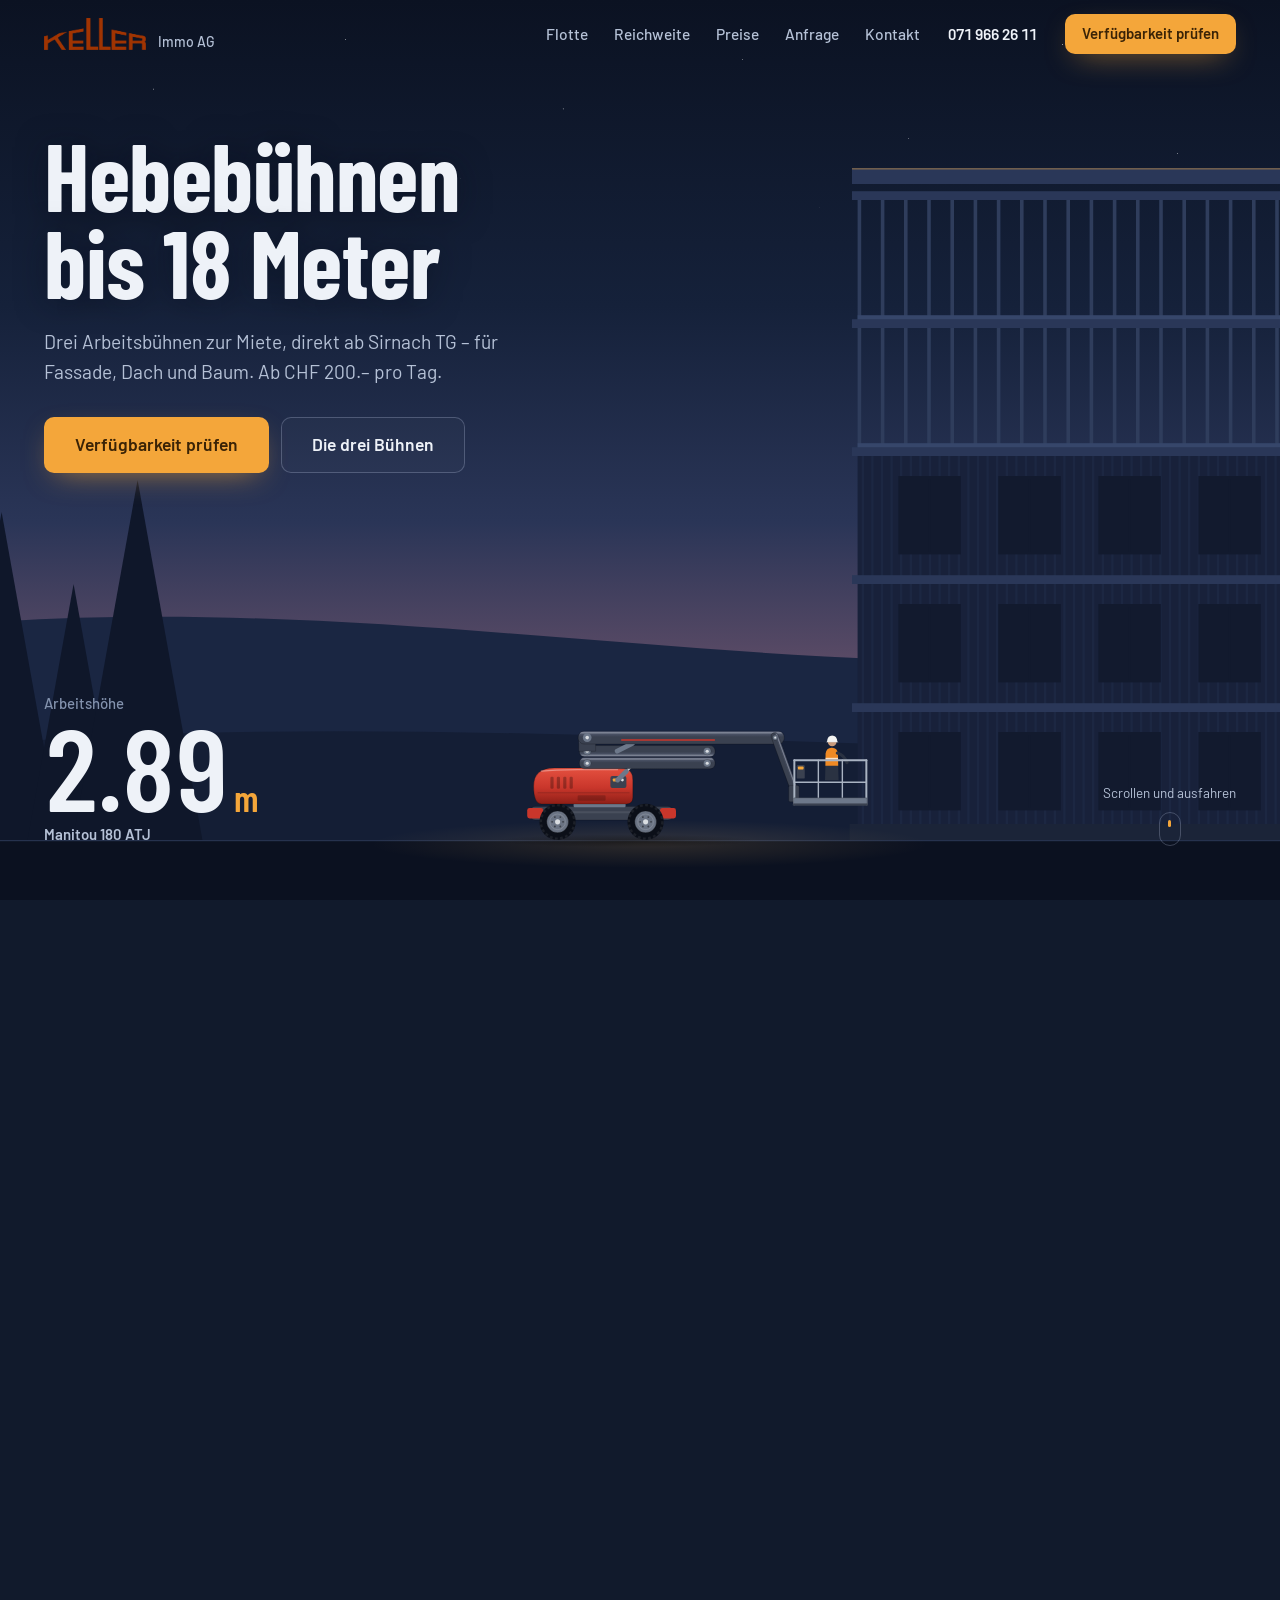
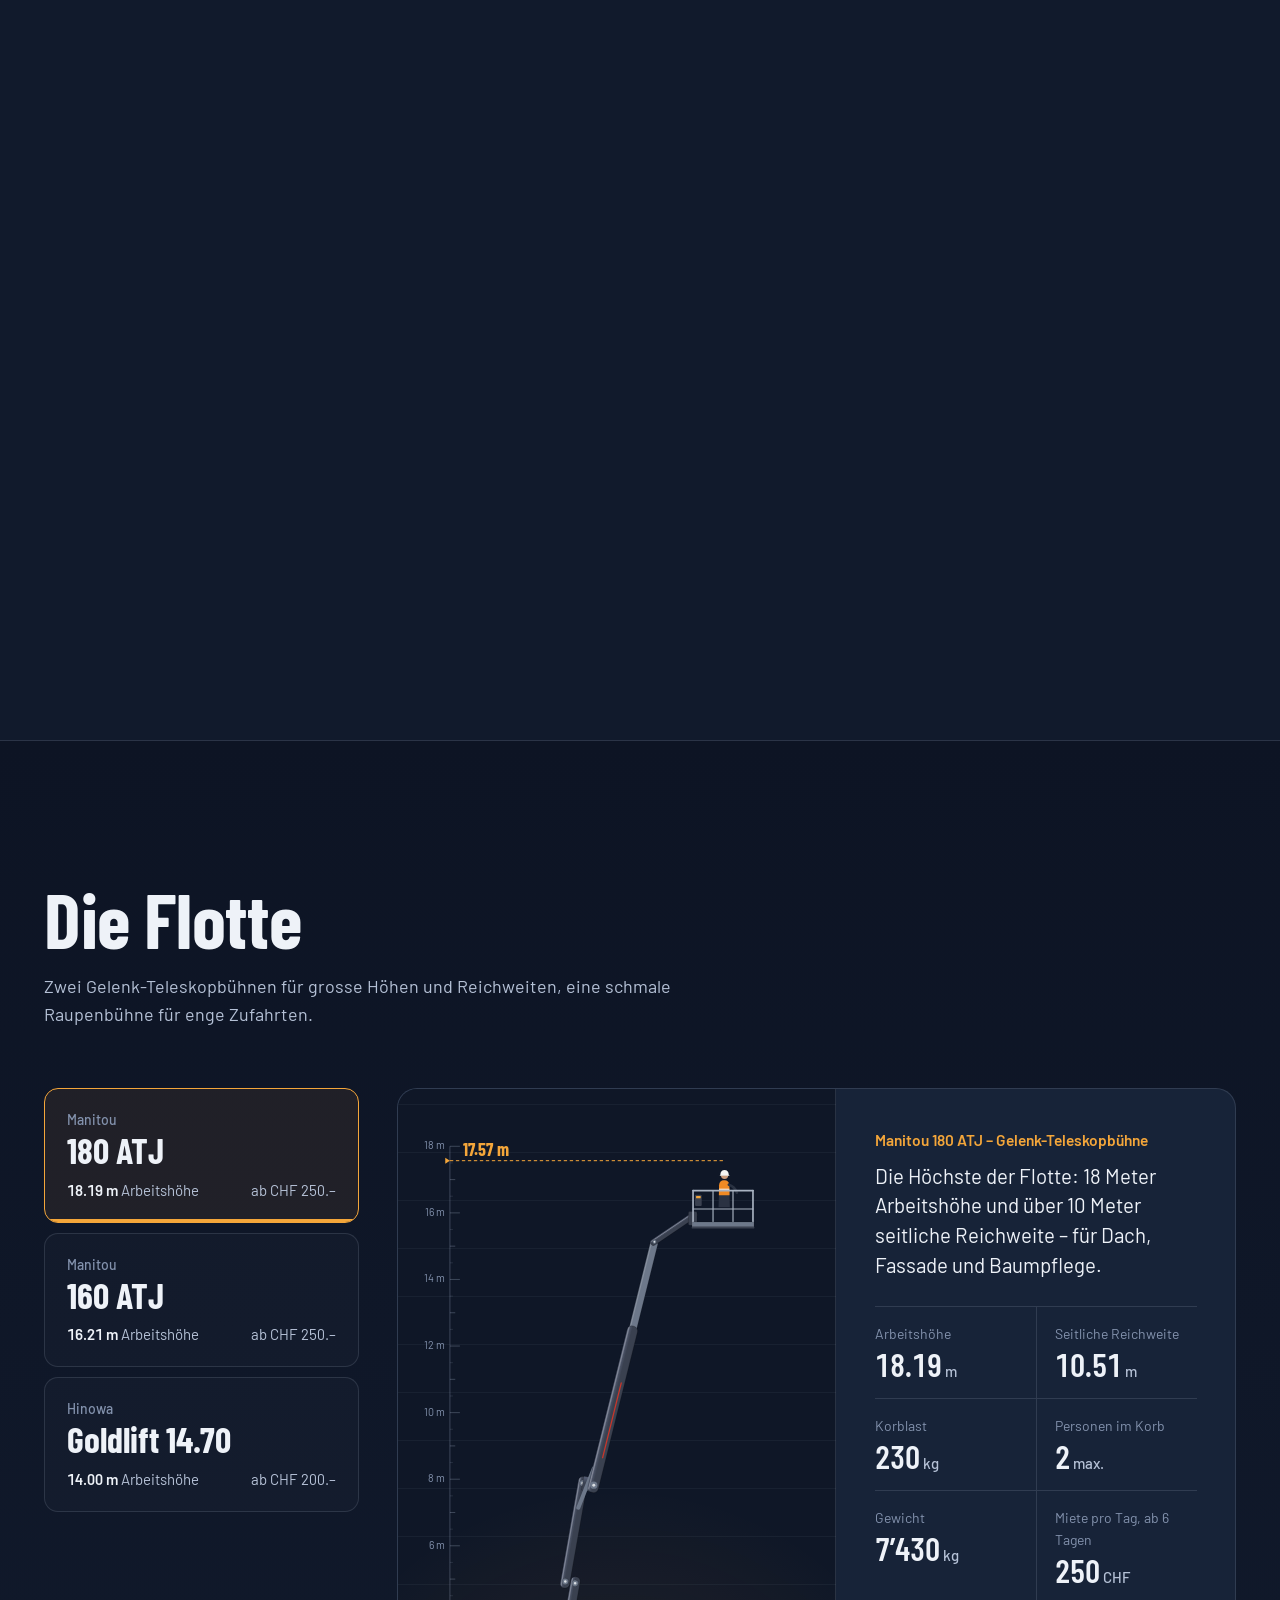
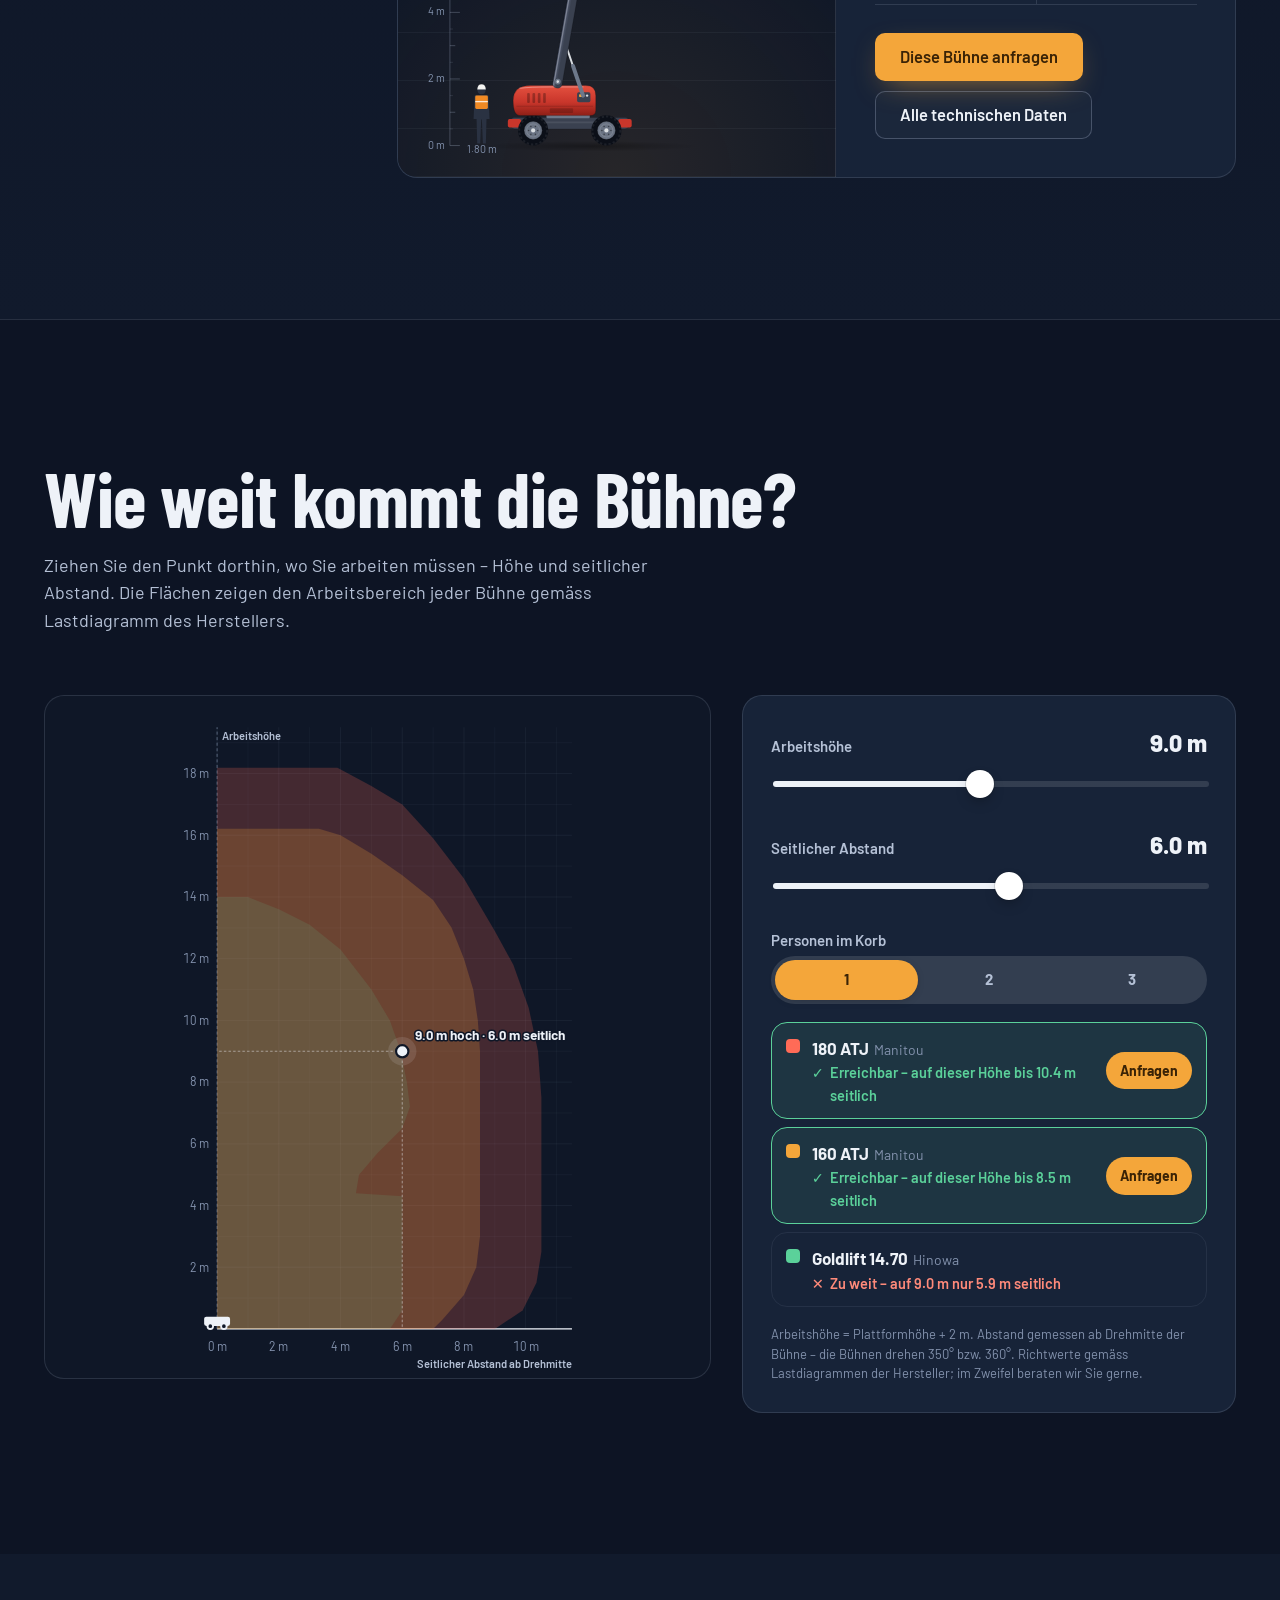
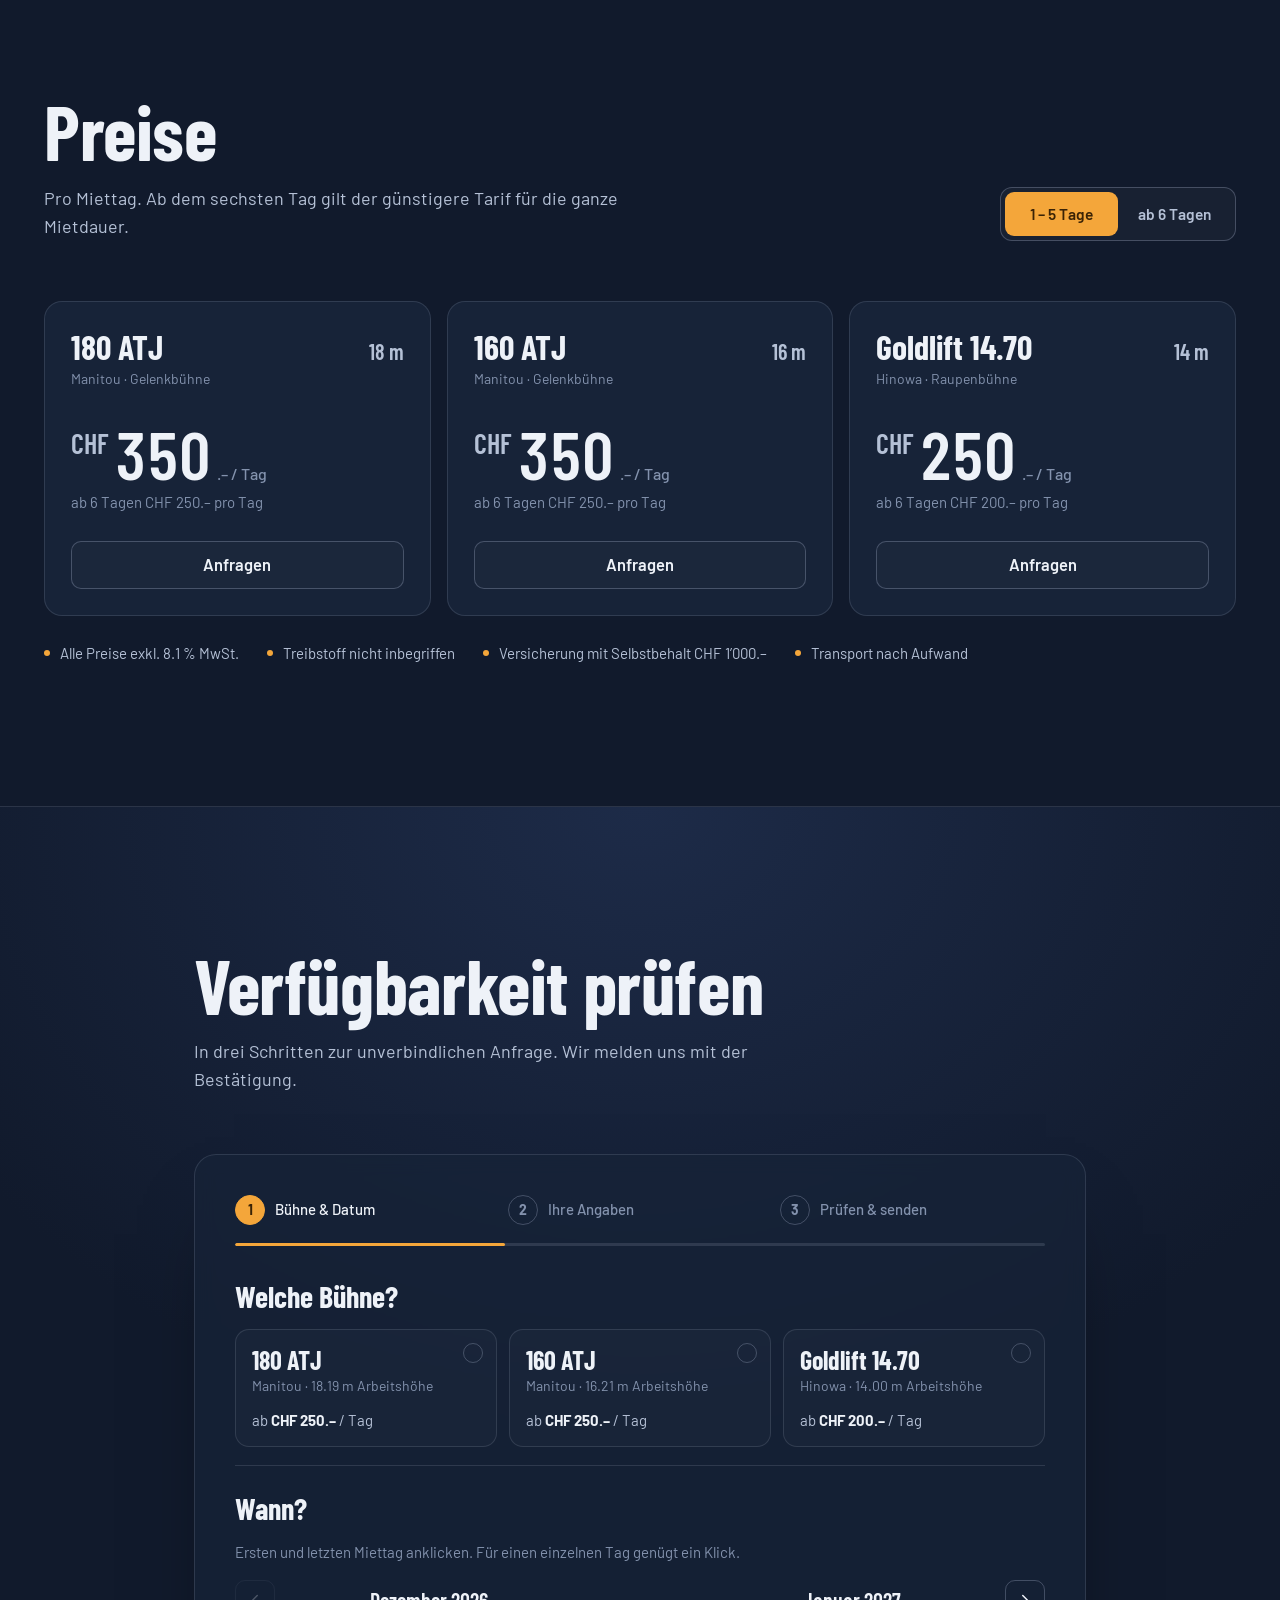
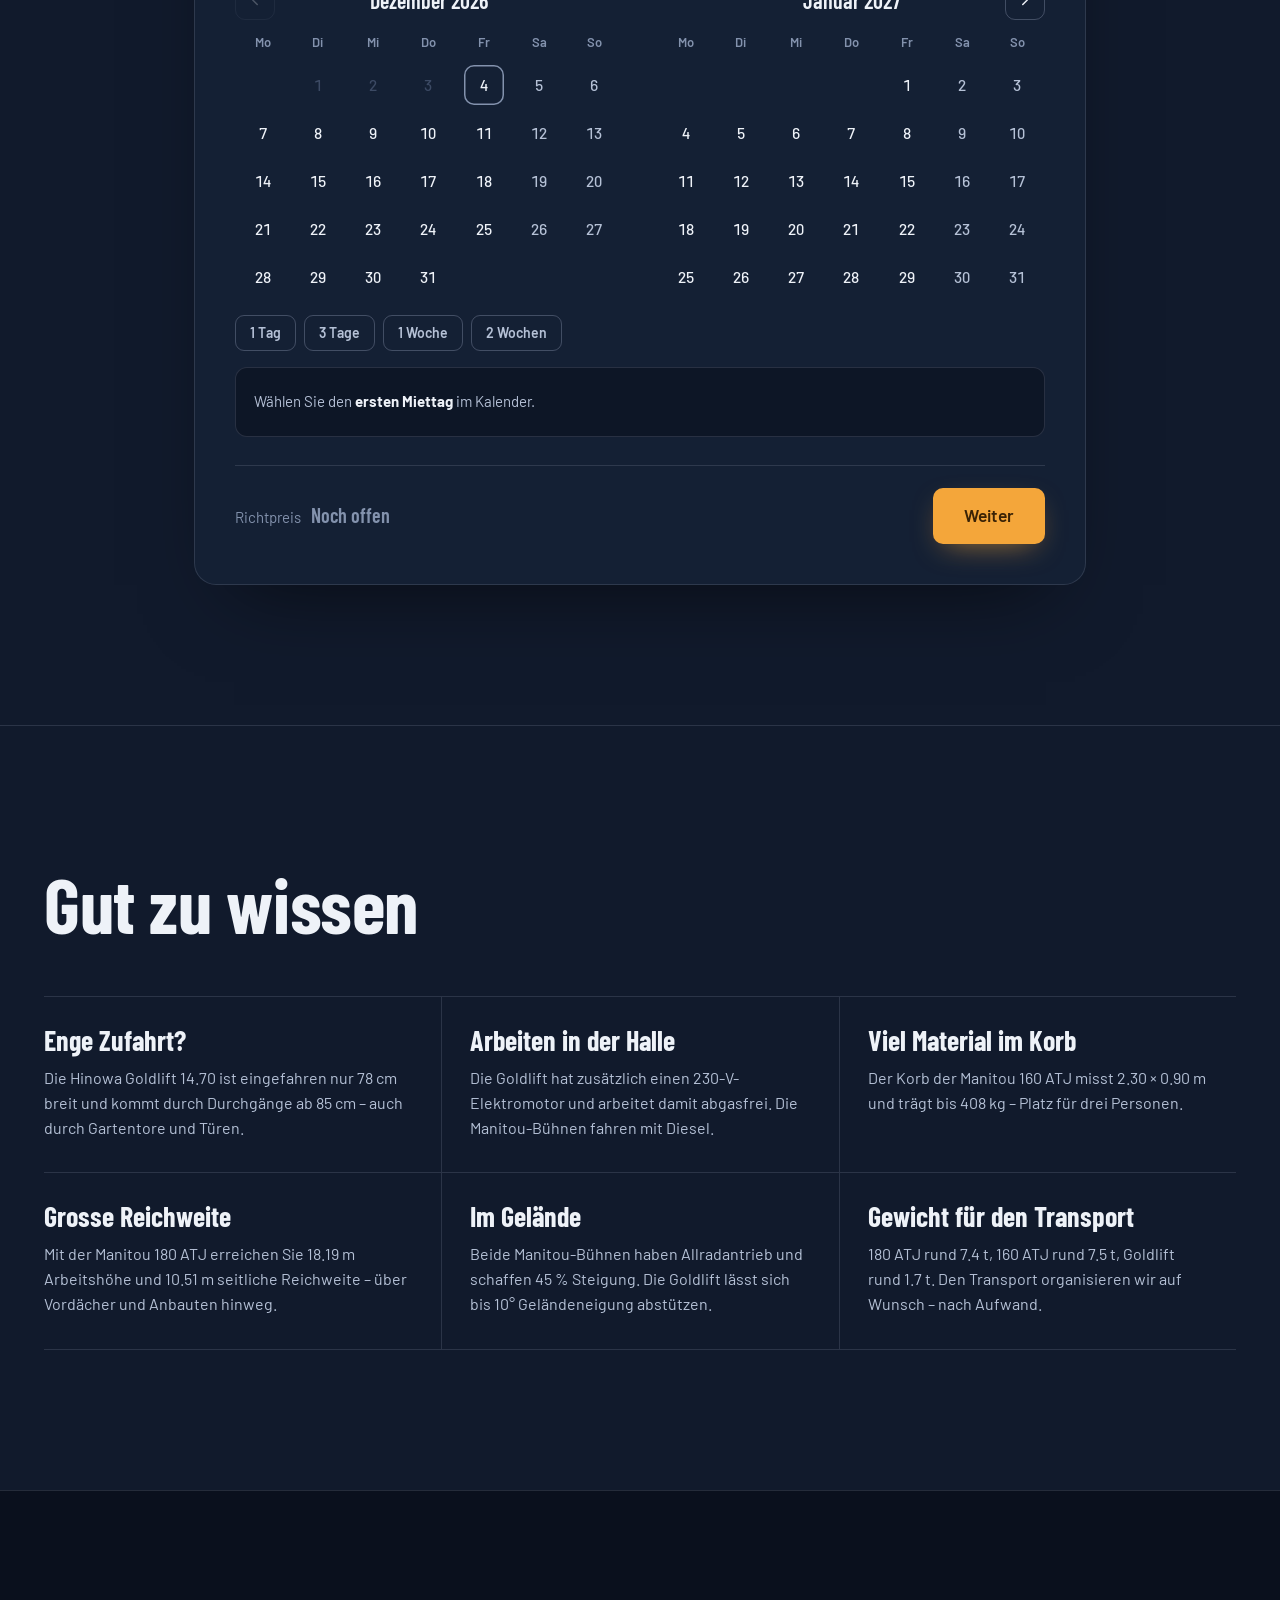
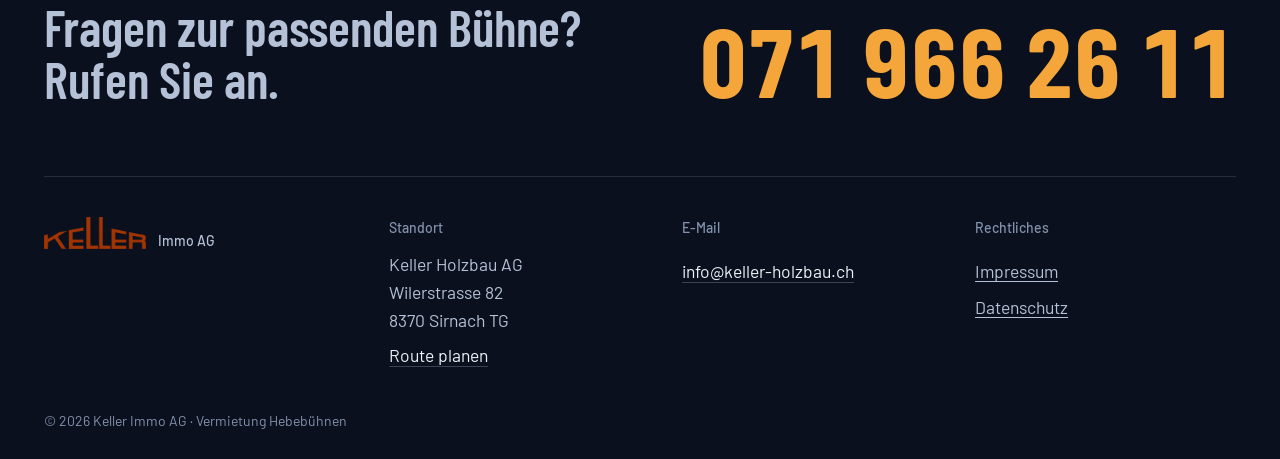
<file: version-2/index.html>
<!doctype html>
<html lang="de-CH">
<head>
  <meta charset="utf-8">
  <meta name="viewport" content="width=device-width, initial-scale=1, viewport-fit=cover">
  <title>Hebebühnen mieten in Sirnach TG | Keller Immo AG</title>
  <meta name="description" content="Arbeitsbühnen mit 14 bis 18 m Arbeitshöhe mieten: Manitou 180 ATJ, Manitou 160 ATJ und Hinowa Goldlift 14.70. Ab CHF 200.– pro Tag, direkt ab Sirnach TG.">
  <meta name="robots" content="noindex, nofollow">
  <meta name="theme-color" content="#111A2C">
  <meta property="og:title" content="Hebebühnen mieten in Sirnach TG – Keller Immo AG">
  <meta property="og:description" content="Drei Arbeitsbühnen von 14 bis 18 m Arbeitshöhe. Ab CHF 200.– pro Tag.">
  <meta property="og:type" content="website">
  <link rel="icon" href="data:image/svg+xml,%3Csvg xmlns='http://www.w3.org/2000/svg' viewBox='0 0 64 64'%3E%3Crect width='64' height='64' rx='14' fill='%23111A2C'/%3E%3Cpath d='M18 14h8v16l14-16h10L34 32l17 18H40L26 35v15h-8z' fill='%23A03402'/%3E%3C/svg%3E">
  <link rel="preconnect" href="https://fonts.googleapis.com">
  <link rel="preconnect" href="https://fonts.gstatic.com" crossorigin>
  <link href="https://fonts.googleapis.com/css2?family=Barlow+Condensed:wght@500;600;700;800&family=Barlow:wght@400;500;600;700&display=swap" rel="stylesheet">
  <link rel="stylesheet" href="reach.css">
  <link rel="stylesheet" href="styles.css">
</head>
<body>
  <a class="skip" href="#inhalt">Zum Inhalt springen</a>

  <header class="site-header" data-header>
    <div class="wrap header-inner">
      <a class="logo" href="#top" aria-label="Keller Immo AG – zur Startseite">
        <img class="logo-img" src="assets/keller-logo.png" alt="Keller" width="560" height="175">
        <span class="logo-sub">Immo AG</span>
      </a>
      <nav class="nav" aria-label="Hauptnavigation">
        <a href="#flotte">Flotte</a>
        <a href="#reichweite">Reichweite</a>
        <a href="#preise">Preise</a>
        <a href="#anfrage">Anfrage</a>
        <a href="#kontakt">Kontakt</a>
      </nav>
      <a class="header-phone" href="tel:+41719662611">071 966 26 11</a>
      <a class="btn btn--amber btn--sm header-cta" href="#anfrage">Verfügbarkeit prüfen</a>
      <button class="menu-btn" type="button" aria-expanded="false" aria-controls="mobile-menu" data-menu-btn><span class="sr">Menü öffnen</span><i></i><i></i></button>
    </div>
  </header>
  <div class="mobile-menu" id="mobile-menu" data-menu hidden>
    <nav aria-label="Mobile Navigation">
      <a href="#flotte">Flotte</a>
      <a href="#reichweite">Reichweite</a>
      <a href="#preise">Preise</a>
      <a href="#anfrage">Anfrage</a>
      <a href="#kontakt">Kontakt</a>
    </nav>
    <div class="mobile-menu-foot">
      <a class="btn btn--amber btn--block" href="#anfrage">Verfügbarkeit prüfen</a>
      <a class="btn btn--ghost btn--block" href="tel:+41719662611">071 966 26 11 anrufen</a>
    </div>
  </div>

  <main id="inhalt">
    <!-- ============ SZENE ============ -->
    <section class="scene" id="top" data-scene aria-label="Einleitung">
      <div class="scene-pin">
        <div class="scene-sky" aria-hidden="true"><div class="scene-stars"></div></div>
        <svg class="scene-svg" data-scene-svg aria-hidden="true"></svg>
        <div class="scene-copy wrap">
          <h1 class="scene-title">Hebebühnen bis 18&nbsp;Meter</h1>
          <p class="scene-lead">Drei Arbeitsbühnen zur Miete, direkt ab Sirnach&nbsp;TG – für Fassade, Dach und Baum. Ab CHF&nbsp;200.– pro Tag.</p>
          <div class="scene-cta">
            <a class="btn btn--amber btn--lg" href="#anfrage">Verfügbarkeit prüfen</a>
            <a class="btn btn--ghost btn--lg" href="#flotte">Die drei Bühnen</a>
          </div>
        </div>
        <div class="scene-meter" aria-hidden="true">
          <span class="scene-meter-label">Arbeitshöhe</span>
          <span class="scene-meter-num"><span data-scene-num>2.89</span><small>m</small></span>
          <span class="scene-meter-model">Manitou 180 ATJ</span>
        </div>
        <div class="scene-hint" data-scene-hint aria-hidden="true">
          <span>Scrollen und ausfahren</span>
          <i></i>
        </div>
      </div>
    </section>

    <!-- ============ FLOTTE ============ -->
    <section class="section fleet" id="flotte" aria-labelledby="flotte-title">
      <div class="wrap">
        <header class="section-head">
          <h2 class="section-title" id="flotte-title">Die Flotte</h2>
          <p class="section-lead">Zwei Gelenk-Teleskopbühnen für grosse Höhen und Reichweiten, eine schmale Raupenbühne für enge Zufahrten.</p>
        </header>

        <div class="fleet-ui">
          <div class="fleet-tabs" role="tablist" aria-label="Hebebühne auswählen" data-fleet-tabs></div>
          <div class="fleet-panel" role="tabpanel" data-fleet-panel tabindex="0">
            <div class="fleet-stage" data-fleet-stage></div>
            <div class="fleet-info">
              <p class="fleet-type" data-fleet-type></p>
              <p class="fleet-pitch" data-fleet-pitch></p>
              <dl class="fleet-stats" data-fleet-stats></dl>
              <div class="fleet-actions">
                <button class="btn btn--amber" type="button" data-fleet-request>Diese Bühne anfragen</button>
                <button class="btn btn--ghost" type="button" data-fleet-specs aria-expanded="false" aria-controls="fleet-specs">Alle technischen Daten</button>
              </div>
            </div>
          </div>
          <div class="fleet-specs" id="fleet-specs" data-fleet-specs-body hidden></div>
        </div>
      </div>
    </section>

    <!-- ============ REICHWEITE ============ -->
    <section class="section reach" id="reichweite" aria-labelledby="reach-title">
      <div class="wrap">
        <header class="section-head">
          <h2 class="section-title" id="reach-title">Wie weit kommt die Bühne?</h2>
          <p class="section-lead">Ziehen Sie den Punkt dorthin, wo Sie arbeiten müssen – Höhe und seitlicher Abstand. Die Flächen zeigen den Arbeitsbereich jeder Bühne gemäss Lastdiagramm des Herstellers.</p>
        </header>
        <div data-reach></div>
      </div>
    </section>

    <!-- ============ PREISE ============ -->
    <section class="section prices" id="preise" aria-labelledby="preise-title">
      <div class="wrap">
        <header class="section-head section-head--row">
          <div>
            <h2 class="section-title" id="preise-title">Preise</h2>
            <p class="section-lead">Pro Miettag. Ab dem sechsten Tag gilt der günstigere Tarif für die ganze Mietdauer.</p>
          </div>
          <div class="switch" role="radiogroup" aria-label="Mietdauer">
            <label><input type="radio" name="tarif" value="day" checked><span>1 – 5 Tage</span></label>
            <label><input type="radio" name="tarif" value="long"><span>ab 6 Tagen</span></label>
            <i class="switch-thumb" aria-hidden="true"></i>
          </div>
        </header>
        <div class="price-cards" data-price-cards></div>
        <ul class="price-notes">
          <li>Alle Preise exkl. 8.1&nbsp;% MwSt.</li>
          <li>Treibstoff nicht inbegriffen</li>
          <li>Versicherung mit Selbstbehalt CHF 1’000.–</li>
          <li>Transport nach Aufwand</li>
        </ul>
      </div>
    </section>

    <!-- ============ ANFRAGE ============ -->
    <section class="section request" id="anfrage" aria-labelledby="anfrage-title">
      <div class="wrap request-wrap">
        <header class="section-head">
          <h2 class="section-title" id="anfrage-title">Verfügbarkeit prüfen</h2>
          <p class="section-lead">In drei Schritten zur unverbindlichen Anfrage. Wir melden uns mit der Bestätigung.</p>
        </header>

        <div class="wizard" data-wizard>
          <ol class="wizard-steps" aria-label="Fortschritt">
            <li class="is-current" data-step-dot="0"><span>1</span>Bühne &amp; Datum</li>
            <li data-step-dot="1"><span>2</span>Ihre Angaben</li>
            <li data-step-dot="2"><span>3</span>Prüfen &amp; senden</li>
          </ol>
          <div class="wizard-bar" aria-hidden="true"><i data-wizard-bar></i></div>

          <form class="wizard-form" data-form novalidate autocomplete="on">
            <!-- Schritt 1 -->
            <div class="wstep is-active" data-step="0">
              <fieldset class="block" data-field="maschine">
                <legend class="block-title">Welche Bühne?</legend>
                <div class="choices" data-choices></div>
              </fieldset>
              <fieldset class="block" data-field="zeitraum">
                <legend class="block-title">Wann?</legend>
                <p class="block-hint">Ersten und letzten Miettag anklicken. Für einen einzelnen Tag genügt ein Klick.</p>
                <div data-calendar></div>
              </fieldset>
              <div class="wnav">
                <p class="wnav-est" data-est-state="empty"><span>Richtpreis</span> <b data-est="net">Noch offen</b> <small data-est="tier"></small></p>
                <button class="btn btn--amber btn--lg" type="button" data-next>Weiter</button>
              </div>
            </div>

            <!-- Schritt 2 -->
            <div class="wstep" data-step="1" hidden>
              <fieldset class="block">
                <legend class="block-title">Wie erreichen wir Sie?</legend>
                <div class="fields">
                  <div class="field" data-field="name"><label for="f-name">Vor- und Nachname</label><input id="f-name" name="name" type="text" autocomplete="name"></div>
                  <div class="field"><label for="f-firma">Firma <em>optional</em></label><input id="f-firma" name="firma" type="text" autocomplete="organization"></div>
                  <div class="field" data-field="email"><label for="f-email">E-Mail</label><input id="f-email" name="email" type="email" autocomplete="email" inputmode="email"></div>
                  <div class="field" data-field="telefon"><label for="f-tel">Telefon</label><input id="f-tel" name="telefon" type="tel" autocomplete="tel" inputmode="tel"></div>
                </div>
              </fieldset>
              <fieldset class="block">
                <legend class="block-title">Wo wird gearbeitet?</legend>
                <div class="fields">
                  <div class="field field--wide" data-field="einsatzort"><label for="f-ort">Einsatzort (PLZ / Ort)</label><input id="f-ort" name="einsatzort" type="text" autocomplete="address-level2" placeholder="z. B. 9500 Wil"></div>
                </div>
                <div class="seg" role="radiogroup" aria-label="Transport">
                  <label><input type="radio" name="transport" value="Abholung in Sirnach" checked><span><b>Ich hole ab</b>Wilerstrasse 82, Sirnach</span></label>
                  <label><input type="radio" name="transport" value="Lieferung an Einsatzort (nach Aufwand)"><span><b>Bitte liefern</b>Transport nach Aufwand</span></label>
                </div>
                <div class="field field--wide field--msg"><label for="f-msg">Nachricht <em>optional</em></label><textarea id="f-msg" name="nachricht" rows="4" placeholder="Zufahrt, Untergrund, geplante Arbeit …"></textarea></div>
                <div class="hp" aria-hidden="true"><label>Bitte leer lassen <input name="_honey" tabindex="-1" autocomplete="off"></label></div>
              </fieldset>
              <div class="wnav">
                <button class="btn btn--ghost btn--lg" type="button" data-prev>Zurück</button>
                <button class="btn btn--amber btn--lg" type="button" data-next>Weiter zur Übersicht</button>
              </div>
            </div>

            <!-- Schritt 3 -->
            <div class="wstep" data-step="2" hidden>
              <div class="review" data-review></div>
              <div class="review-total" data-est-state="empty">
                <div>
                  <span>Richtpreis exkl. MwSt.</span>
                  <strong data-est="net">–</strong>
                  <small>inkl. 8.1 % MwSt.: <span data-est="gross">–</span> · ohne Treibstoff und Transport</small>
                </div>
                <p data-est="tier"></p>
              </div>
              <div class="field check" data-field="datenschutz">
                <label class="checkbox"><input type="checkbox" name="datenschutz" value="ja"><span>Ich bin einverstanden, dass meine Angaben zur Bearbeitung der Anfrage per E-Mail übermittelt werden (<button type="button" class="link" data-open-legal="datenschutz">Datenschutz</button>).</span></label>
              </div>
              <div class="wnav">
                <button class="btn btn--ghost btn--lg" type="button" data-prev>Zurück</button>
                <button class="btn btn--amber btn--lg btn--submit" type="submit"><span class="btn-label">Anfrage senden</span><span class="spinner" aria-hidden="true"></span></button>
              </div>
              <div class="bk-status" data-status role="status" aria-live="polite"></div>
            </div>
          </form>

          <div class="done" data-success hidden tabindex="-1">
            <div class="done-lift" data-done-lift aria-hidden="true"></div>
            <h3>Anfrage gesendet</h3>
            <p data-success-text>Wir prüfen die Verfügbarkeit und melden uns so rasch wie möglich.</p>
            <button class="btn btn--ghost" type="button" data-success-reset>Neue Anfrage</button>
          </div>
        </div>
      </div>
    </section>

    <!-- ============ GUT ZU WISSEN ============ -->
    <section class="section know" aria-labelledby="know-title">
      <div class="wrap">
        <h2 class="section-title" id="know-title">Gut zu wissen</h2>
        <div class="know-grid">
          <article>
            <h3>Enge Zufahrt?</h3>
            <p>Die Hinowa Goldlift 14.70 ist eingefahren nur 78&nbsp;cm breit und kommt durch Durchgänge ab 85&nbsp;cm – auch durch Gartentore und Türen.</p>
          </article>
          <article>
            <h3>Arbeiten in der Halle</h3>
            <p>Die Goldlift hat zusätzlich einen 230-V-Elektromotor und arbeitet damit abgasfrei. Die Manitou-Bühnen fahren mit Diesel.</p>
          </article>
          <article>
            <h3>Viel Material im Korb</h3>
            <p>Der Korb der Manitou 160 ATJ misst 2.30 × 0.90&nbsp;m und trägt bis 408&nbsp;kg – Platz für drei Personen.</p>
          </article>
          <article>
            <h3>Grosse Reichweite</h3>
            <p>Mit der Manitou 180 ATJ erreichen Sie 18.19&nbsp;m Arbeitshöhe und 10.51&nbsp;m seitliche Reichweite – über Vordächer und Anbauten hinweg.</p>
          </article>
          <article>
            <h3>Im Gelände</h3>
            <p>Beide Manitou-Bühnen haben Allradantrieb und schaffen 45&nbsp;% Steigung. Die Goldlift lässt sich bis 10° Geländeneigung abstützen.</p>
          </article>
          <article>
            <h3>Gewicht für den Transport</h3>
            <p>180 ATJ rund 7.4&nbsp;t, 160 ATJ rund 7.5&nbsp;t, Goldlift rund 1.7&nbsp;t. Den Transport organisieren wir auf Wunsch – nach Aufwand.</p>
          </article>
        </div>
      </div>
    </section>
  </main>

  <footer class="site-footer" id="kontakt">
    <div class="wrap">
      <div class="footer-top">
        <p class="footer-claim">Fragen zur passenden Bühne? Rufen Sie an.</p>
        <a class="footer-phone" href="tel:+41719662611">071 966 26 11</a>
      </div>
      <div class="footer-grid">
        <div>
          <a class="logo" href="#top" aria-label="Keller Immo AG – nach oben"><img class="logo-img" src="assets/keller-logo.png" alt="Keller" width="560" height="175"><span class="logo-sub">Immo AG</span></a>
        </div>
        <div>
          <h3>Standort</h3>
          <address>Keller Holzbau AG<br>Wilerstrasse 82<br>8370 Sirnach TG</address>
          <a class="footer-link" href="https://www.google.com/maps/search/?api=1&amp;query=Wilerstrasse+82,+8370+Sirnach" target="_blank" rel="noopener">Route planen</a>
        </div>
        <div>
          <h3>E-Mail</h3>
          <a class="footer-link" href="mailto:info@keller-holzbau.ch">info@keller-holzbau.ch</a>
        </div>
        <div class="footer-legal">
          <h3>Rechtliches</h3>
          <button type="button" class="link" data-open-legal="impressum">Impressum</button>
          <button type="button" class="link" data-open-legal="datenschutz">Datenschutz</button>
        </div>
      </div>
      <p class="footer-copy">© <span data-year>2026</span> Keller Immo AG · Vermietung Hebebühnen</p>
    </div>
  </footer>

  <div class="mobile-bar" data-mobile-bar>
    <a class="btn btn--ghost" href="tel:+41719662611">Anrufen</a>
    <a class="btn btn--amber" href="#anfrage">Verfügbarkeit prüfen</a>
  </div>

  <dialog class="sheet" data-legal aria-labelledby="legal-title">
    <div class="sheet-inner" tabindex="-1" autofocus>
      <header class="sheet-head">
        <h2 class="sheet-title" id="legal-title" data-legal-title>Impressum</h2>
        <button class="icon-btn" type="button" data-legal-close aria-label="Schliessen"><svg viewBox="0 0 24 24" aria-hidden="true"><path d="M6 6l12 12M18 6L6 18" stroke="currentColor" stroke-width="2" stroke-linecap="round"/></svg></button>
      </header>
      <div class="sheet-body legal" data-legal-body></div>
    </div>
  </dialog>

  <template id="legal-impressum">
    <h3>Anbieterin</h3>
    <p>Keller Immo AG – Vermietung Hebebühnen<br>c/o Keller Holzbau AG<br>Wilerstrasse 82<br>8370 Sirnach TG<br>Schweiz</p>
    <h3>Kontakt</h3>
    <p>Telefon <a href="tel:+41719662611">071 966 26 11</a><br>E-Mail <a href="mailto:info@keller-holzbau.ch">info@keller-holzbau.ch</a></p>
    <h3>Haftung</h3>
    <p>Alle Angaben ohne Gewähr. Technische Daten gemäss Herstellerangaben; sie können je nach Ausstattung abweichen. Preise in CHF, exkl. 8.1&nbsp;% MwSt.</p>
  </template>
  <template id="legal-datenschutz">
    <p>Wir bearbeiten Personendaten nach dem Schweizer Datenschutzgesetz (DSG).</p>
    <h3>Anfrageformular</h3>
    <p>Wenn Sie uns eine Anfrage senden, übermitteln wir Ihre Angaben (Name, Firma, Kontaktdaten, Einsatzort, Mietzeitraum, Nachricht) per E-Mail an uns. Für den Versand nutzen wir die Dienste Google (Gmail) und FormSubmit (formsubmit.co); dabei können Daten in Länder ausserhalb der Schweiz übermittelt werden. Sie erhalten eine Eingangsbestätigung an Ihre E-Mail-Adresse. Wir verwenden Ihre Angaben ausschliesslich zur Bearbeitung Ihrer Anfrage und zur Vertragsabwicklung.</p>
    <h3>Schriften</h3>
    <p>Diese Website lädt Schriften von Google Fonts. Dabei wird Ihre IP-Adresse an Google übermittelt.</p>
    <h3>Cookies</h3>
    <p>Diese Website setzt keine Tracking- oder Werbe-Cookies.</p>
    <h3>Ihre Rechte</h3>
    <p>Sie können jederzeit Auskunft über Ihre gespeicherten Daten verlangen und deren Berichtigung oder Löschung beantragen. Kontakt: <a href="mailto:info@keller-holzbau.ch">info@keller-holzbau.ch</a>.</p>
  </template>

  <script src="js/data.js"></script>
  <script src="js/lift.js"></script>
  <script src="js/booking.js"></script>
  <script src="js/reach.js"></script>
  <script src="app.js"></script>
</body>
</html>
</file>
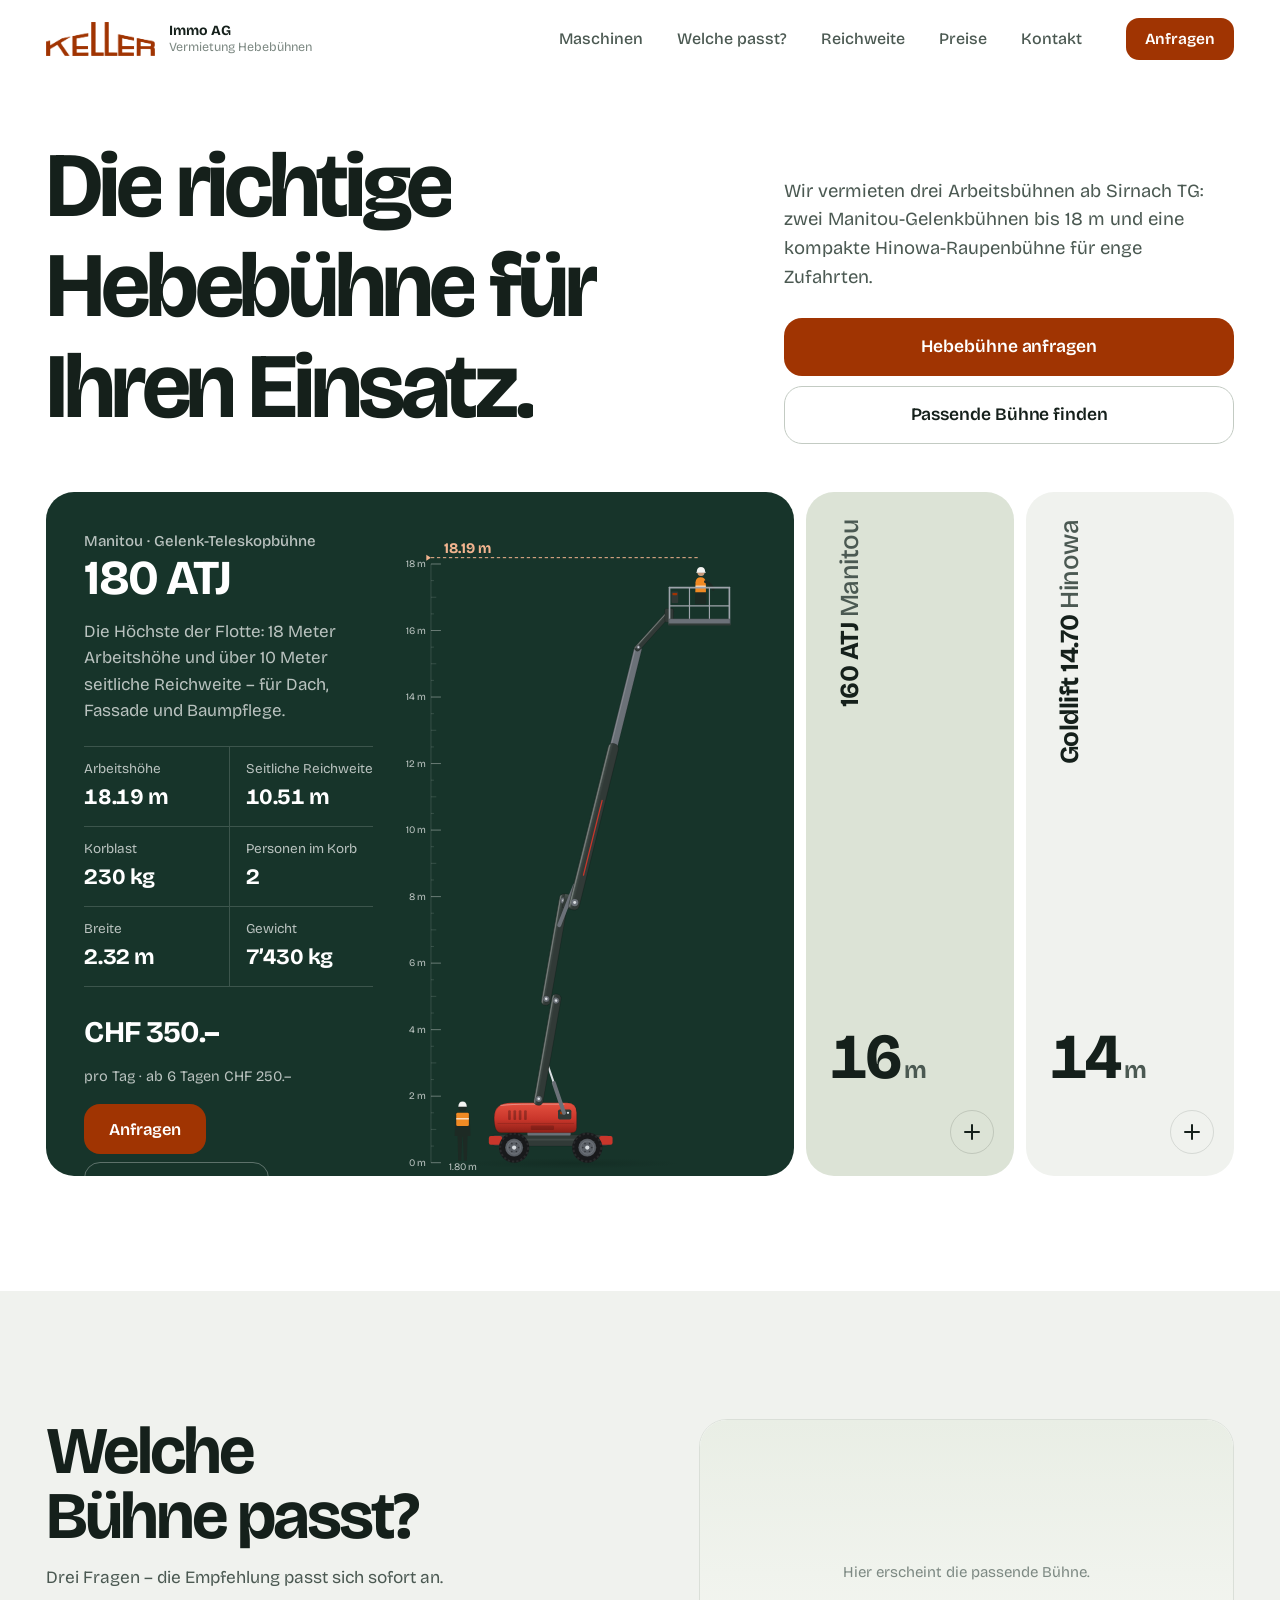
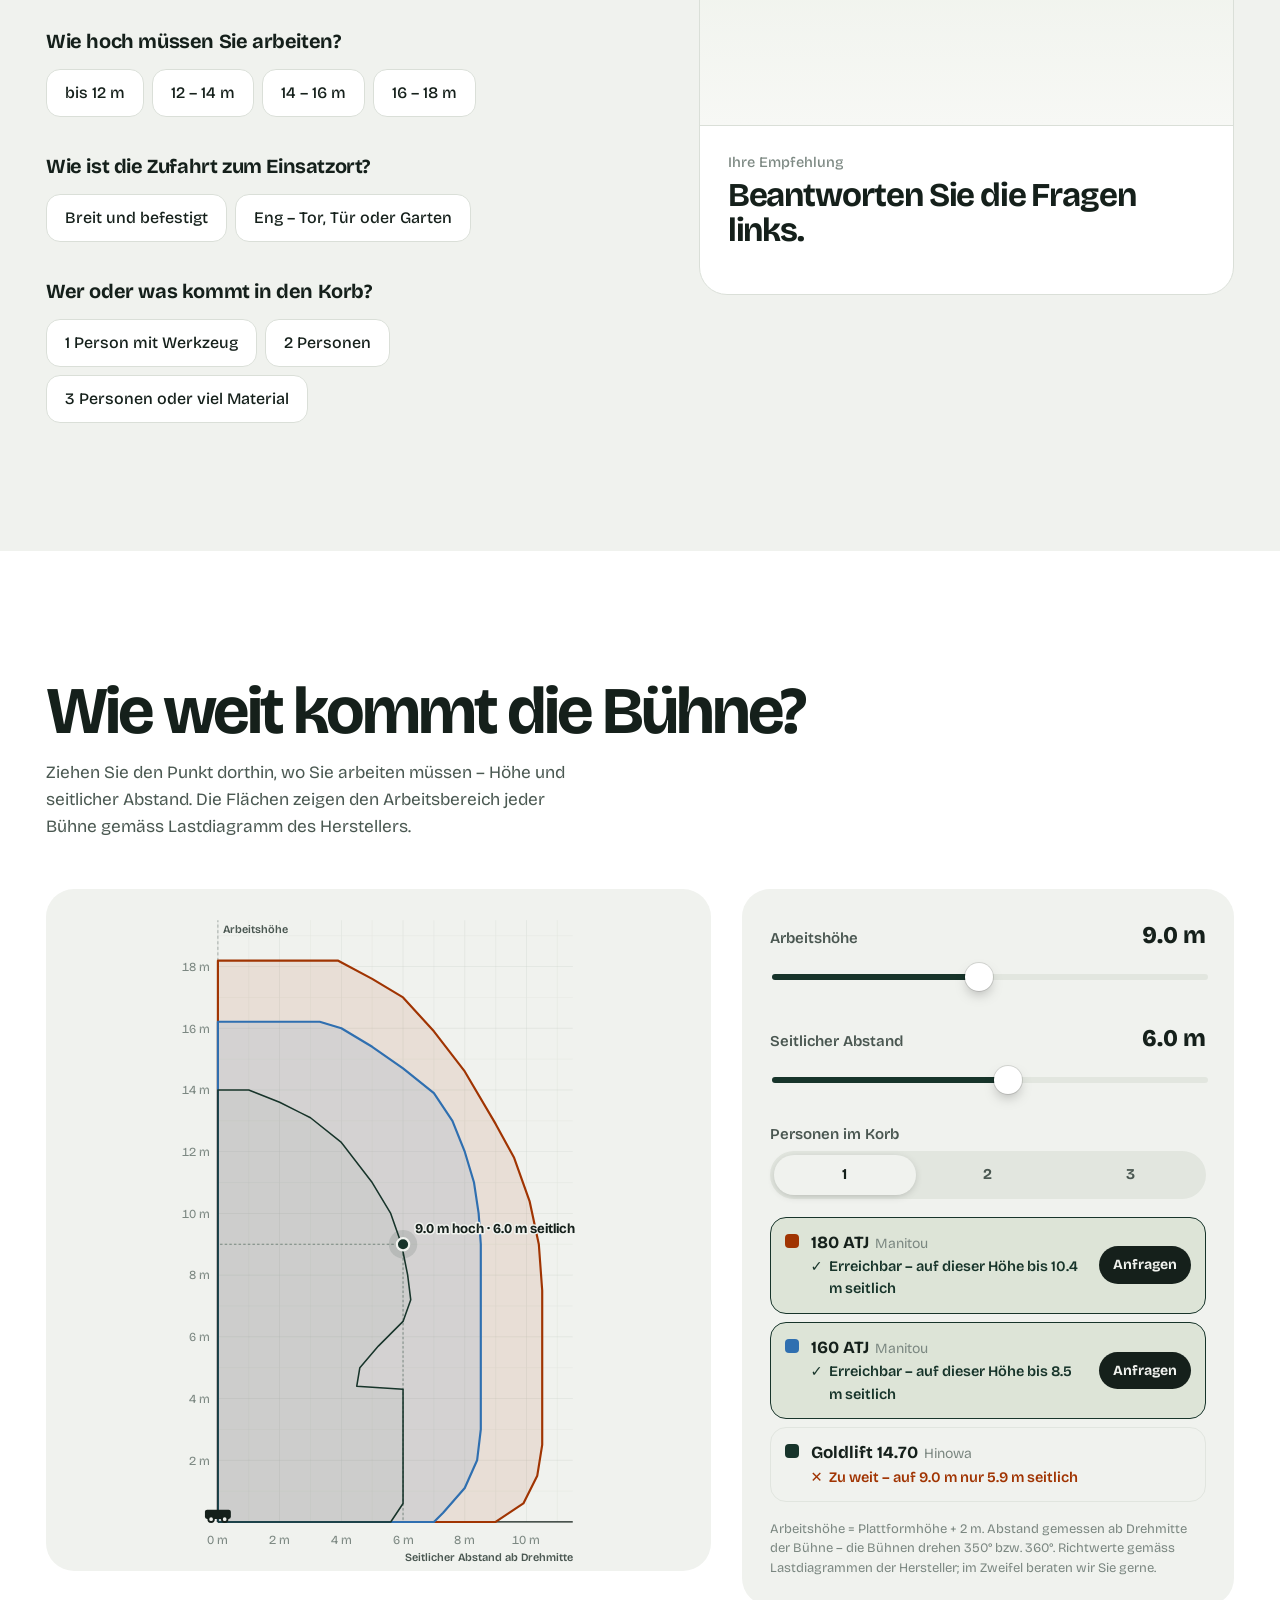
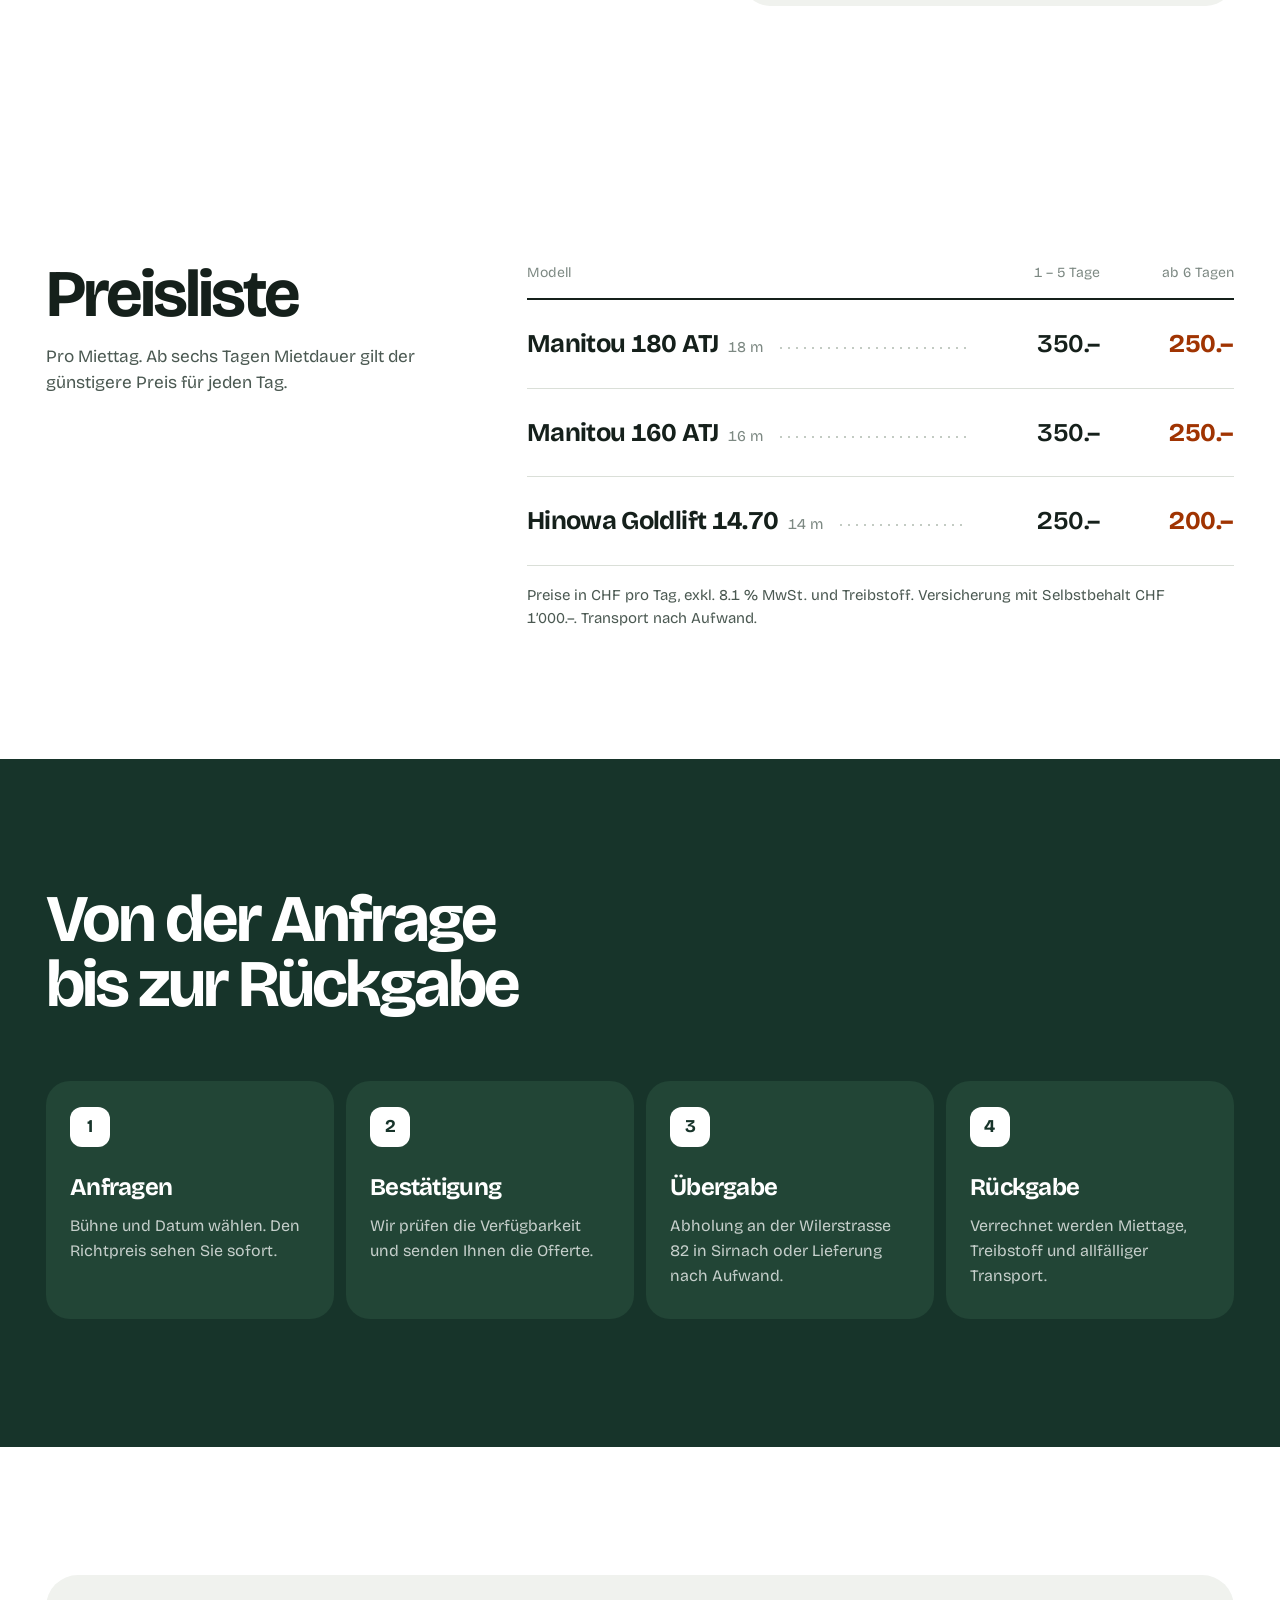
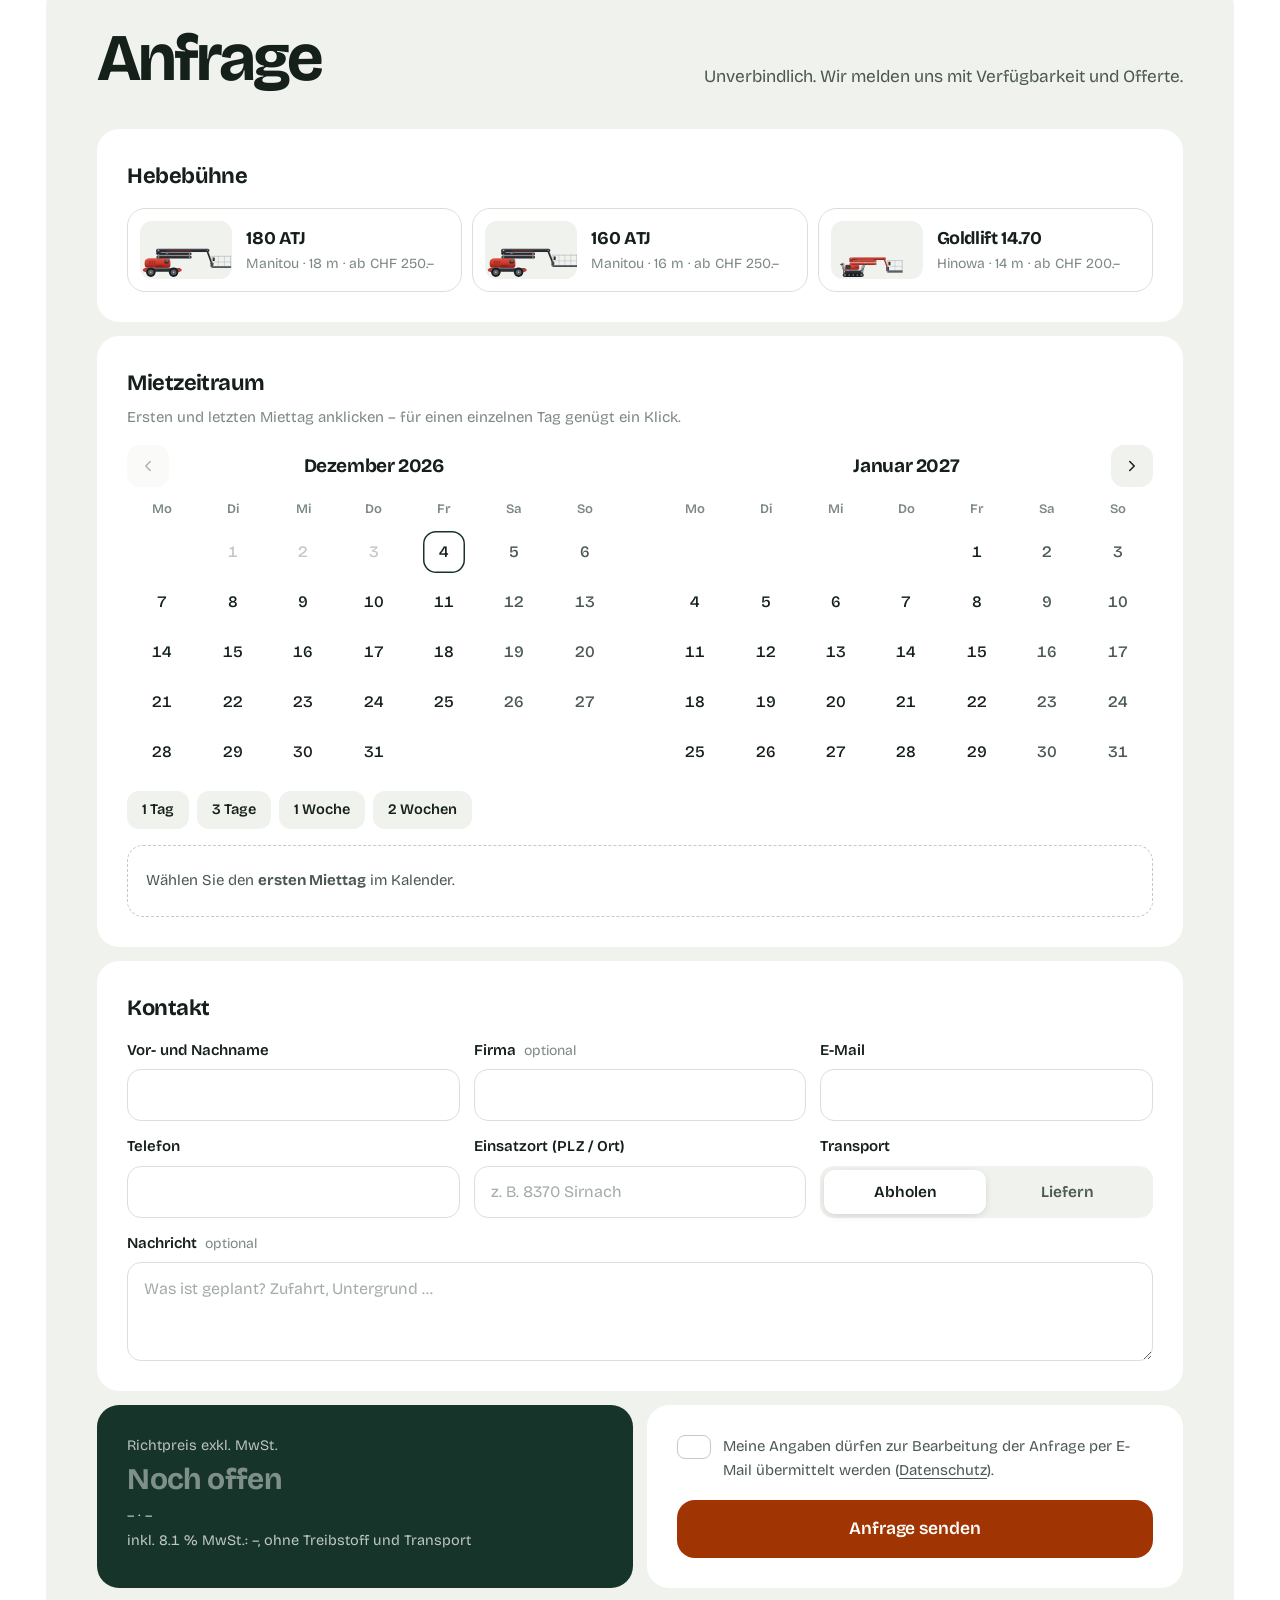
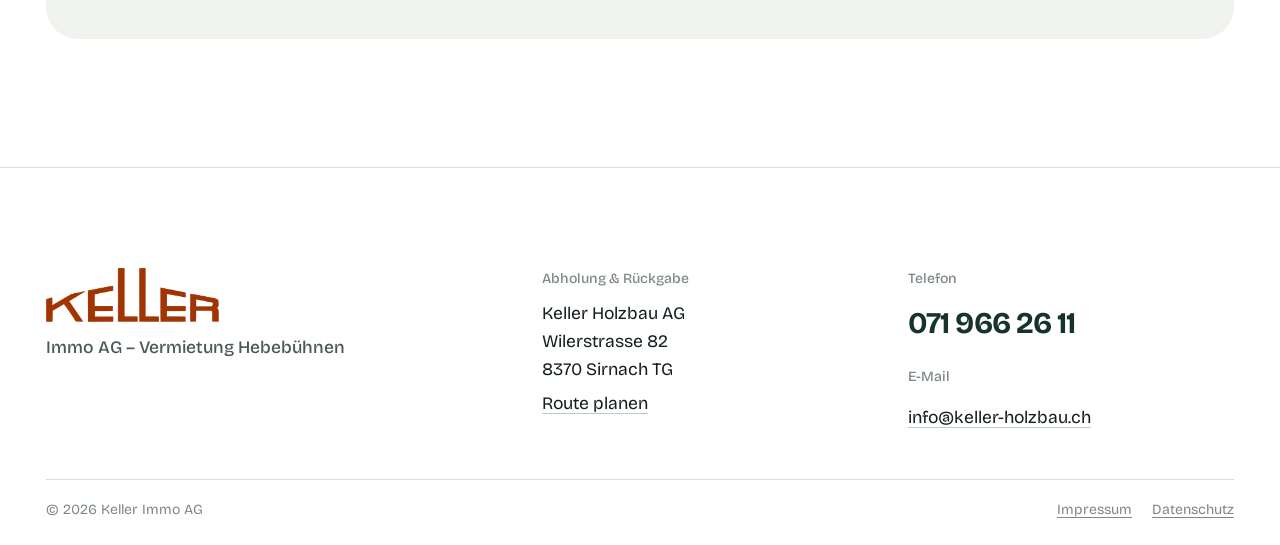
<file: version-3/index.html>
<!doctype html>
<html lang="de-CH">
<head>
  <meta charset="utf-8">
  <meta name="viewport" content="width=device-width, initial-scale=1, viewport-fit=cover">
  <title>Hebebühnen mieten in Sirnach TG | Keller Immo AG</title>
  <meta name="description" content="Die passende Hebebühne mieten: Manitou 180 ATJ, Manitou 160 ATJ oder Hinowa Goldlift 14.70 – 14 bis 18 m Arbeitshöhe, ab CHF 200.– pro Tag, ab Sirnach TG.">
  <meta name="robots" content="noindex, nofollow">
  <meta name="theme-color" content="#FFFFFF">
  <meta property="og:title" content="Hebebühnen mieten in Sirnach TG – Keller Immo AG">
  <meta property="og:description" content="Drei Arbeitsbühnen von 14 bis 18 m Arbeitshöhe. Ab CHF 200.– pro Tag.">
  <meta property="og:type" content="website">
  <link rel="icon" href="data:image/svg+xml,%3Csvg xmlns='http://www.w3.org/2000/svg' viewBox='0 0 64 64'%3E%3Crect width='64' height='64' rx='14' fill='%2317342A'/%3E%3Cpath d='M18 14h8v16l14-16h10L34 32l17 18H40L26 35v15h-8z' fill='%23fff'/%3E%3C/svg%3E">
  <link rel="preconnect" href="https://fonts.googleapis.com">
  <link rel="preconnect" href="https://fonts.gstatic.com" crossorigin>
  <link href="https://fonts.googleapis.com/css2?family=Bricolage+Grotesque:opsz,wght@12..96,300..800&display=swap" rel="stylesheet">
  <link rel="stylesheet" href="reach.css">
  <link rel="stylesheet" href="styles.css">
</head>
<body>
  <a class="skip" href="#inhalt">Zum Inhalt springen</a>

  <header class="site-header" data-header>
    <div class="wrap header-inner">
      <a class="logo" href="#top" aria-label="Keller Immo AG – zur Startseite">
        <img class="logo-img" src="assets/keller-logo.png" alt="Keller" width="560" height="175">
        <span class="logo-sub"><b>Immo AG</b>Vermietung Hebebühnen</span>
      </a>
      <nav class="nav" aria-label="Hauptnavigation">
        <a href="#maschinen">Maschinen</a>
        <a href="#finder">Welche passt?</a>
        <a href="#reichweite">Reichweite</a>
        <a href="#preise">Preise</a>
        <a href="#kontakt">Kontakt</a>
      </nav>
      <a class="btn btn--rust btn--sm header-cta" href="#anfrage">Anfragen</a>
      <button class="menu-btn" type="button" aria-expanded="false" aria-controls="mobile-menu" data-menu-btn><span class="sr">Menü öffnen</span><i></i><i></i><i></i></button>
    </div>
  </header>
  <div class="mobile-menu" id="mobile-menu" data-menu hidden>
    <nav aria-label="Mobile Navigation">
      <a href="#maschinen">Maschinen</a>
      <a href="#finder">Welche passt?</a>
      <a href="#reichweite">Reichweite</a>
      <a href="#preise">Preise</a>
      <a href="#anfrage">Anfrage</a>
      <a href="#kontakt">Kontakt</a>
    </nav>
    <div class="mobile-menu-foot">
      <a class="btn btn--rust btn--block" href="#anfrage">Hebebühne anfragen</a>
      <a class="btn btn--line btn--block" href="tel:+41719662611">071 966 26 11 anrufen</a>
    </div>
  </div>

  <main id="inhalt">
    <!-- ============ INTRO ============ -->
    <section class="intro" id="top">
      <div class="wrap intro-grid">
        <h1 class="intro-title">Die richtige Hebebühne für Ihren Einsatz.</h1>
        <div class="intro-side">
          <p class="intro-lead">Wir vermieten drei Arbeitsbühnen ab Sirnach&nbsp;TG: zwei Manitou-Gelenkbühnen bis 18&nbsp;m und eine kompakte Hinowa-Raupenbühne für enge Zufahrten.</p>
          <div class="intro-cta">
            <a class="btn btn--rust btn--lg" href="#anfrage">Hebebühne anfragen</a>
            <a class="btn btn--line btn--lg" href="#finder">Passende Bühne finden</a>
          </div>
        </div>
      </div>
    </section>

    <!-- ============ MASCHINEN-TAFELN ============ -->
    <section class="boards-section" id="maschinen" aria-label="Unsere Hebebühnen">
      <div class="wrap">
        <div class="boards" data-boards></div>
      </div>
    </section>

    <!-- ============ FINDER ============ -->
    <section class="section finder" id="finder" aria-labelledby="finder-title">
      <div class="wrap finder-grid">
        <div class="finder-q">
          <h2 class="section-title" id="finder-title">Welche Bühne passt?</h2>
          <p class="section-lead">Drei Fragen – die Empfehlung passt sich sofort an.</p>

          <fieldset class="q" data-q="height">
            <legend>Wie hoch müssen Sie arbeiten?</legend>
            <div class="q-opts">
              <label><input type="radio" name="q-height" value="12"><span>bis 12 m</span></label>
              <label><input type="radio" name="q-height" value="14"><span>12 – 14 m</span></label>
              <label><input type="radio" name="q-height" value="16"><span>14 – 16 m</span></label>
              <label><input type="radio" name="q-height" value="18"><span>16 – 18 m</span></label>
            </div>
          </fieldset>
          <fieldset class="q" data-q="access">
            <legend>Wie ist die Zufahrt zum Einsatzort?</legend>
            <div class="q-opts">
              <label><input type="radio" name="q-access" value="wide"><span>Breit und befestigt</span></label>
              <label><input type="radio" name="q-access" value="narrow"><span>Eng – Tor, Tür oder Garten</span></label>
            </div>
          </fieldset>
          <fieldset class="q" data-q="load">
            <legend>Wer oder was kommt in den Korb?</legend>
            <div class="q-opts">
              <label><input type="radio" name="q-load" value="1"><span>1 Person mit Werkzeug</span></label>
              <label><input type="radio" name="q-load" value="2"><span>2 Personen</span></label>
              <label><input type="radio" name="q-load" value="3"><span>3 Personen oder viel Material</span></label>
            </div>
          </fieldset>
        </div>

        <aside class="verdict" data-verdict aria-live="polite">
          <div class="verdict-art" data-verdict-art aria-hidden="true"></div>
          <div class="verdict-body">
            <p class="verdict-kicker" data-verdict-kicker>Ihre Empfehlung</p>
            <h3 class="verdict-title" data-verdict-title>Beantworten Sie die Fragen links.</h3>
            <ul class="verdict-why" data-verdict-why></ul>
            <div class="verdict-actions" data-verdict-actions hidden>
              <button class="btn btn--rust" type="button" data-verdict-request>Diese Bühne anfragen</button>
              <button class="btn btn--line" type="button" data-verdict-reset>Neu starten</button>
            </div>
          </div>
        </aside>
      </div>
    </section>

    <!-- ============ REICHWEITE ============ -->
    <section class="section reach" id="reichweite" aria-labelledby="reach-title">
      <div class="wrap">
        <h2 class="section-title" id="reach-title">Wie weit kommt die Bühne?</h2>
        <p class="section-lead">Ziehen Sie den Punkt dorthin, wo Sie arbeiten müssen – Höhe und seitlicher Abstand. Die Flächen zeigen den Arbeitsbereich jeder Bühne gemäss Lastdiagramm des Herstellers.</p>
        <div class="reach-box" data-reach></div>
      </div>
    </section>

    <!-- ============ PREISE ============ -->
    <section class="section prices" id="preise" aria-labelledby="preise-title">
      <div class="wrap prices-grid">
        <div>
          <h2 class="section-title" id="preise-title">Preisliste</h2>
          <p class="section-lead">Pro Miettag. Ab sechs Tagen Mietdauer gilt der günstigere Preis für jeden Tag.</p>
        </div>
        <div class="pricelist">
          <div class="pl-head"><span>Modell</span><span>1 – 5 Tage</span><span>ab 6 Tagen</span></div>
          <div class="pl-row"><span class="pl-name"><b>Manitou 180 ATJ</b><i>18 m</i></span><span class="pl-dots" aria-hidden="true"></span><span class="pl-p">350.–</span><span class="pl-p pl-p--long">250.–</span></div>
          <div class="pl-row"><span class="pl-name"><b>Manitou 160 ATJ</b><i>16 m</i></span><span class="pl-dots" aria-hidden="true"></span><span class="pl-p">350.–</span><span class="pl-p pl-p--long">250.–</span></div>
          <div class="pl-row"><span class="pl-name"><b>Hinowa Goldlift 14.70</b><i>14 m</i></span><span class="pl-dots" aria-hidden="true"></span><span class="pl-p">250.–</span><span class="pl-p pl-p--long">200.–</span></div>
          <p class="pl-foot">Preise in CHF pro Tag, exkl. 8.1&nbsp;% MwSt. und Treibstoff. Versicherung mit Selbstbehalt CHF 1’000.–. Transport nach Aufwand.</p>
        </div>
      </div>
    </section>

    <!-- ============ ABLAUF ============ -->
    <section class="section flow" aria-labelledby="flow-title">
      <div class="wrap">
        <h2 class="section-title" id="flow-title">Von der Anfrage bis zur Rückgabe</h2>
        <ol class="flow-list">
          <li><span class="flow-n">1</span><h3>Anfragen</h3><p>Bühne und Datum wählen. Den Richtpreis sehen Sie sofort.</p></li>
          <li><span class="flow-n">2</span><h3>Bestätigung</h3><p>Wir prüfen die Verfügbarkeit und senden Ihnen die Offerte.</p></li>
          <li><span class="flow-n">3</span><h3>Übergabe</h3><p>Abholung an der Wilerstrasse 82 in Sirnach oder Lieferung nach Aufwand.</p></li>
          <li><span class="flow-n">4</span><h3>Rückgabe</h3><p>Verrechnet werden Miettage, Treibstoff und allfälliger Transport.</p></li>
        </ol>
      </div>
    </section>

    <!-- ============ ANFRAGE ============ -->
    <section class="section request" id="anfrage" aria-labelledby="anfrage-title">
      <div class="wrap">
        <div class="request-card">
          <header class="request-head">
            <h2 class="section-title" id="anfrage-title">Anfrage</h2>
            <p class="section-lead">Unverbindlich. Wir melden uns mit Verfügbarkeit und Offerte.</p>
          </header>

          <form class="rform" data-form novalidate autocomplete="on">
            <div class="rform-row" data-field="maschine" role="radiogroup" aria-labelledby="lbl-m">
              <p class="rlabel" id="lbl-m">Hebebühne</p>
              <div class="pills" data-pills></div>
            </div>

            <div class="rform-row" data-field="zeitraum">
              <p class="rlabel">Mietzeitraum</p>
              <p class="rhint">Ersten und letzten Miettag anklicken – für einen einzelnen Tag genügt ein Klick.</p>
              <div data-calendar></div>
            </div>

            <div class="rform-row">
              <p class="rlabel">Kontakt</p>
              <div class="fields">
                <div class="field" data-field="name"><label for="f-name">Vor- und Nachname</label><input id="f-name" name="name" type="text" autocomplete="name"></div>
                <div class="field"><label for="f-firma">Firma <em>optional</em></label><input id="f-firma" name="firma" type="text" autocomplete="organization"></div>
                <div class="field" data-field="email"><label for="f-email">E-Mail</label><input id="f-email" name="email" type="email" autocomplete="email" inputmode="email"></div>
                <div class="field" data-field="telefon"><label for="f-tel">Telefon</label><input id="f-tel" name="telefon" type="tel" autocomplete="tel" inputmode="tel"></div>
                <div class="field" data-field="einsatzort"><label for="f-ort">Einsatzort (PLZ / Ort)</label><input id="f-ort" name="einsatzort" type="text" autocomplete="address-level2" placeholder="z. B. 8370 Sirnach"></div>
                <div class="field">
                  <span class="flabel" id="lbl-t">Transport</span>
                  <div class="tgl" role="radiogroup" aria-labelledby="lbl-t">
                    <label><input type="radio" name="transport" value="Abholung in Sirnach" checked><span>Abholen</span></label>
                    <label><input type="radio" name="transport" value="Lieferung an Einsatzort (nach Aufwand)"><span>Liefern</span></label>
                  </div>
                </div>
                <div class="field field--wide"><label for="f-msg">Nachricht <em>optional</em></label><textarea id="f-msg" name="nachricht" rows="3" placeholder="Was ist geplant? Zufahrt, Untergrund …"></textarea></div>
              </div>
              <div class="hp" aria-hidden="true"><label>Bitte leer lassen <input name="_honey" tabindex="-1" autocomplete="off"></label></div>
            </div>

            <div class="rform-end">
              <div class="estimate" data-est-state="empty">
                <span class="est-label">Richtpreis exkl. MwSt.</span>
                <strong class="est-net" data-est="net">Noch offen</strong>
                <span class="est-sub"><span data-est="days">–</span> · <span data-est="rate">–</span></span>
                <span class="est-sub">inkl. 8.1 % MwSt.: <span data-est="gross">–</span>, ohne Treibstoff und Transport</span>
              </div>
              <div class="send">
                <div class="field check" data-field="datenschutz">
                  <label class="checkbox"><input type="checkbox" name="datenschutz" value="ja"><span>Meine Angaben dürfen zur Bearbeitung der Anfrage per E-Mail übermittelt werden (<button type="button" class="link" data-open-legal="datenschutz">Datenschutz</button>).</span></label>
                </div>
                <button class="btn btn--rust btn--lg btn--submit" type="submit"><span class="btn-label">Anfrage senden</span><span class="spinner" aria-hidden="true"></span></button>
                <div class="bk-status" data-status role="status" aria-live="polite"></div>
              </div>
            </div>
          </form>

          <div class="thanks" data-success hidden tabindex="-1">
            <svg class="thanks-mark" viewBox="0 0 52 52" aria-hidden="true"><circle cx="26" cy="26" r="24"/><path d="M15 27l7 7 15-16"/></svg>
            <h3>Vielen Dank!</h3>
            <p data-success-text>Wir melden uns so rasch wie möglich.</p>
            <button class="btn btn--line" type="button" data-success-reset>Weitere Anfrage</button>
          </div>
        </div>
      </div>
    </section>
  </main>

  <footer class="site-footer" id="kontakt">
    <div class="wrap footer-grid">
      <div class="footer-brand">
        <img class="logo-img logo-img--lg" src="assets/keller-logo.png" alt="Keller" width="560" height="175">
        <p>Immo AG – Vermietung Hebebühnen</p>
      </div>
      <div>
        <h3>Abholung &amp; Rückgabe</h3>
        <address>Keller Holzbau AG<br>Wilerstrasse 82<br>8370 Sirnach TG</address>
        <a class="footer-link" href="https://www.google.com/maps/search/?api=1&amp;query=Wilerstrasse+82,+8370+Sirnach" target="_blank" rel="noopener">Route planen</a>
      </div>
      <div>
        <h3>Telefon</h3>
        <a class="footer-tel" href="tel:+41719662611">071 966 26 11</a>
        <h3 class="mt">E-Mail</h3>
        <a class="footer-link" href="mailto:info@keller-holzbau.ch">info@keller-holzbau.ch</a>
      </div>
    </div>
    <div class="wrap footer-base">
      <span>© <span data-year>2026</span> Keller Immo AG</span>
      <span class="footer-legal"><button type="button" class="link" data-open-legal="impressum">Impressum</button><button type="button" class="link" data-open-legal="datenschutz">Datenschutz</button></span>
    </div>
  </footer>

  <div class="mobile-bar" data-mobile-bar>
    <a class="btn btn--line" href="tel:+41719662611">Anrufen</a>
    <a class="btn btn--rust" href="#anfrage">Hebebühne anfragen</a>
  </div>

  <dialog class="sheet" data-legal aria-labelledby="legal-title">
    <div class="sheet-inner" tabindex="-1" autofocus>
      <header class="sheet-head">
        <h2 class="sheet-title" id="legal-title" data-legal-title>Impressum</h2>
        <button class="icon-btn" type="button" data-legal-close aria-label="Schliessen"><svg viewBox="0 0 24 24" aria-hidden="true"><path d="M6 6l12 12M18 6L6 18" stroke="currentColor" stroke-width="2" stroke-linecap="round"/></svg></button>
      </header>
      <div class="sheet-body legal" data-legal-body></div>
    </div>
  </dialog>

  <template id="legal-impressum">
    <h3>Anbieterin</h3>
    <p>Keller Immo AG – Vermietung Hebebühnen<br>c/o Keller Holzbau AG<br>Wilerstrasse 82<br>8370 Sirnach TG<br>Schweiz</p>
    <h3>Kontakt</h3>
    <p>Telefon <a href="tel:+41719662611">071 966 26 11</a><br>E-Mail <a href="mailto:info@keller-holzbau.ch">info@keller-holzbau.ch</a></p>
    <h3>Haftung</h3>
    <p>Alle Angaben ohne Gewähr. Technische Daten gemäss Herstellerangaben; sie können je nach Ausstattung abweichen. Preise in CHF, exkl. 8.1&nbsp;% MwSt.</p>
  </template>
  <template id="legal-datenschutz">
    <p>Wir bearbeiten Personendaten nach dem Schweizer Datenschutzgesetz (DSG).</p>
    <h3>Anfrageformular</h3>
    <p>Wenn Sie uns eine Anfrage senden, übermitteln wir Ihre Angaben (Name, Firma, Kontaktdaten, Einsatzort, Mietzeitraum, Nachricht) per E-Mail an uns. Für den Versand nutzen wir die Dienste Google (Gmail) und FormSubmit (formsubmit.co); dabei können Daten in Länder ausserhalb der Schweiz übermittelt werden. Sie erhalten eine Eingangsbestätigung an Ihre E-Mail-Adresse. Wir verwenden Ihre Angaben ausschliesslich zur Bearbeitung Ihrer Anfrage und zur Vertragsabwicklung.</p>
    <h3>Schriften</h3>
    <p>Diese Website lädt Schriften von Google Fonts. Dabei wird Ihre IP-Adresse an Google übermittelt.</p>
    <h3>Cookies</h3>
    <p>Diese Website setzt keine Tracking- oder Werbe-Cookies.</p>
    <h3>Ihre Rechte</h3>
    <p>Sie können jederzeit Auskunft über Ihre gespeicherten Daten verlangen und deren Berichtigung oder Löschung beantragen. Kontakt: <a href="mailto:info@keller-holzbau.ch">info@keller-holzbau.ch</a>.</p>
  </template>

  <script src="js/data.js"></script>
  <script src="js/lift.js"></script>
  <script src="js/booking.js"></script>
  <script src="js/reach.js"></script>
  <script src="app.js"></script>
</body>
</html>
</file>
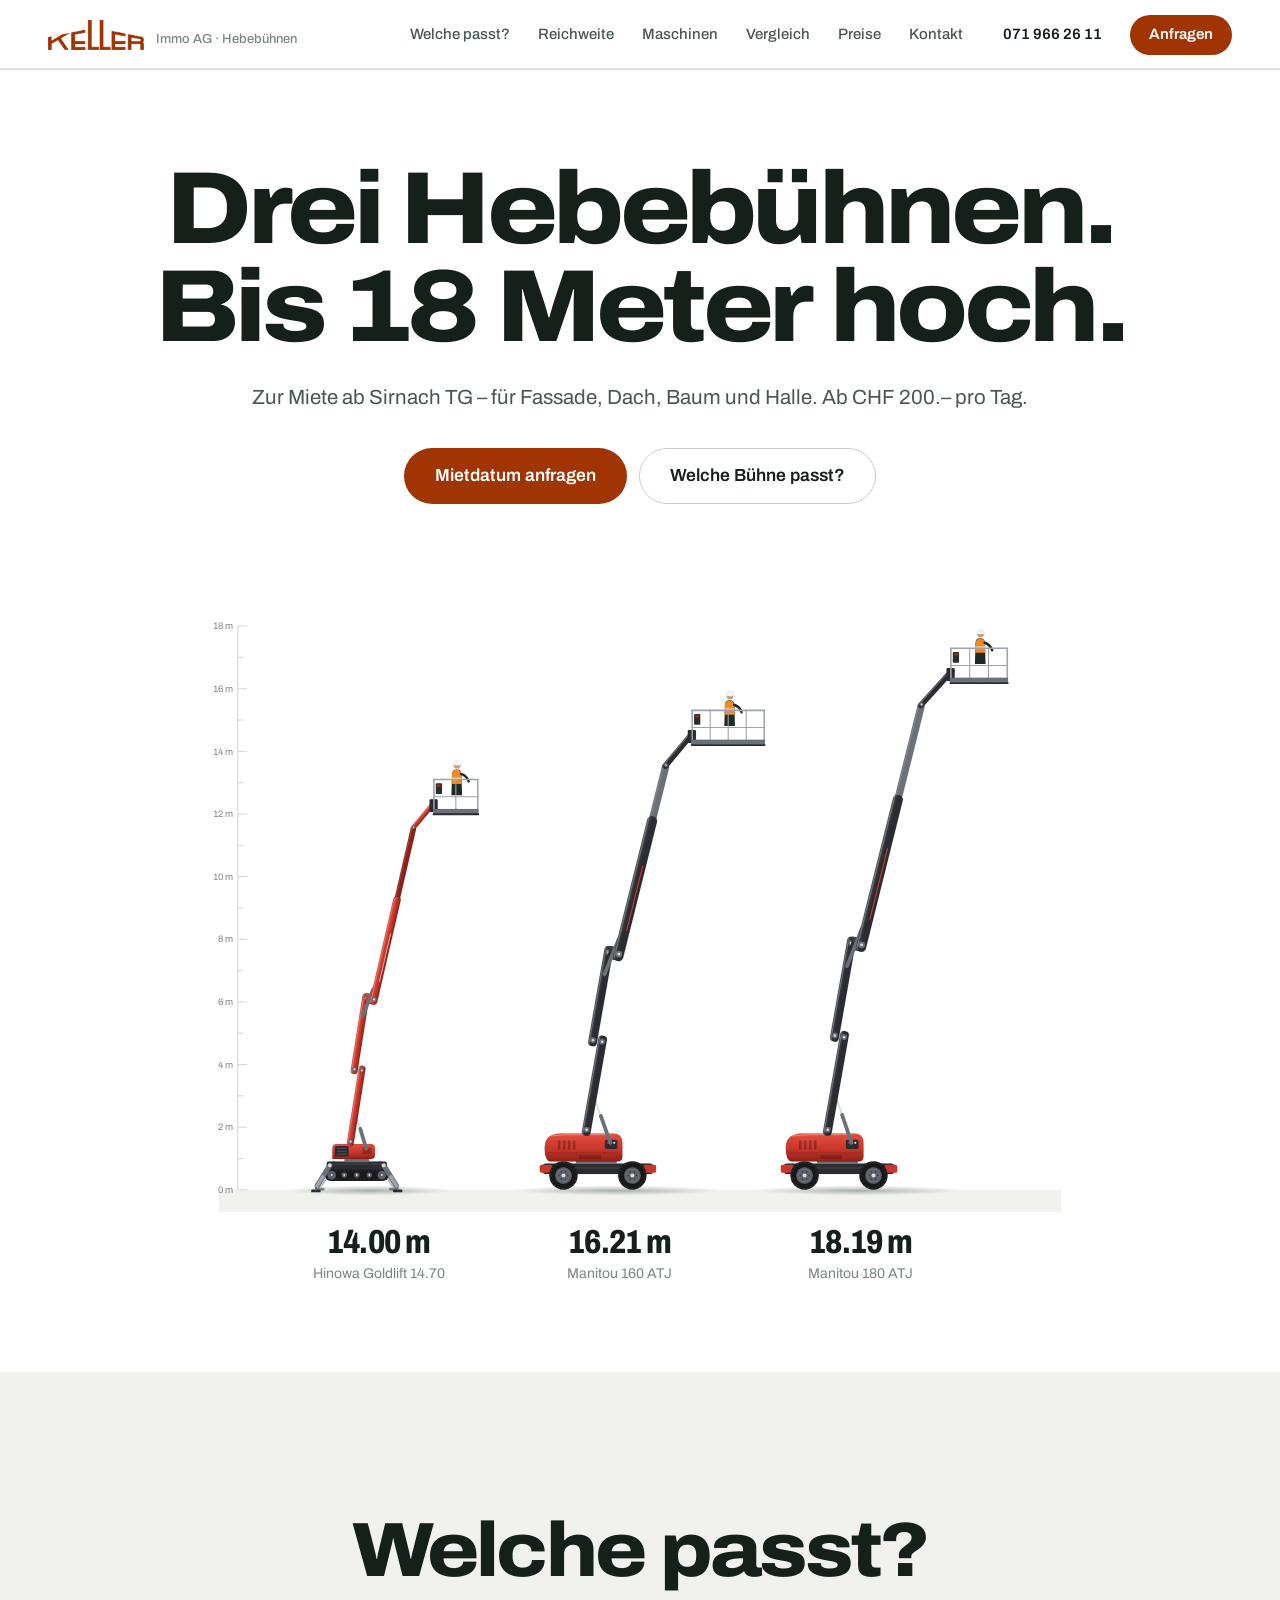
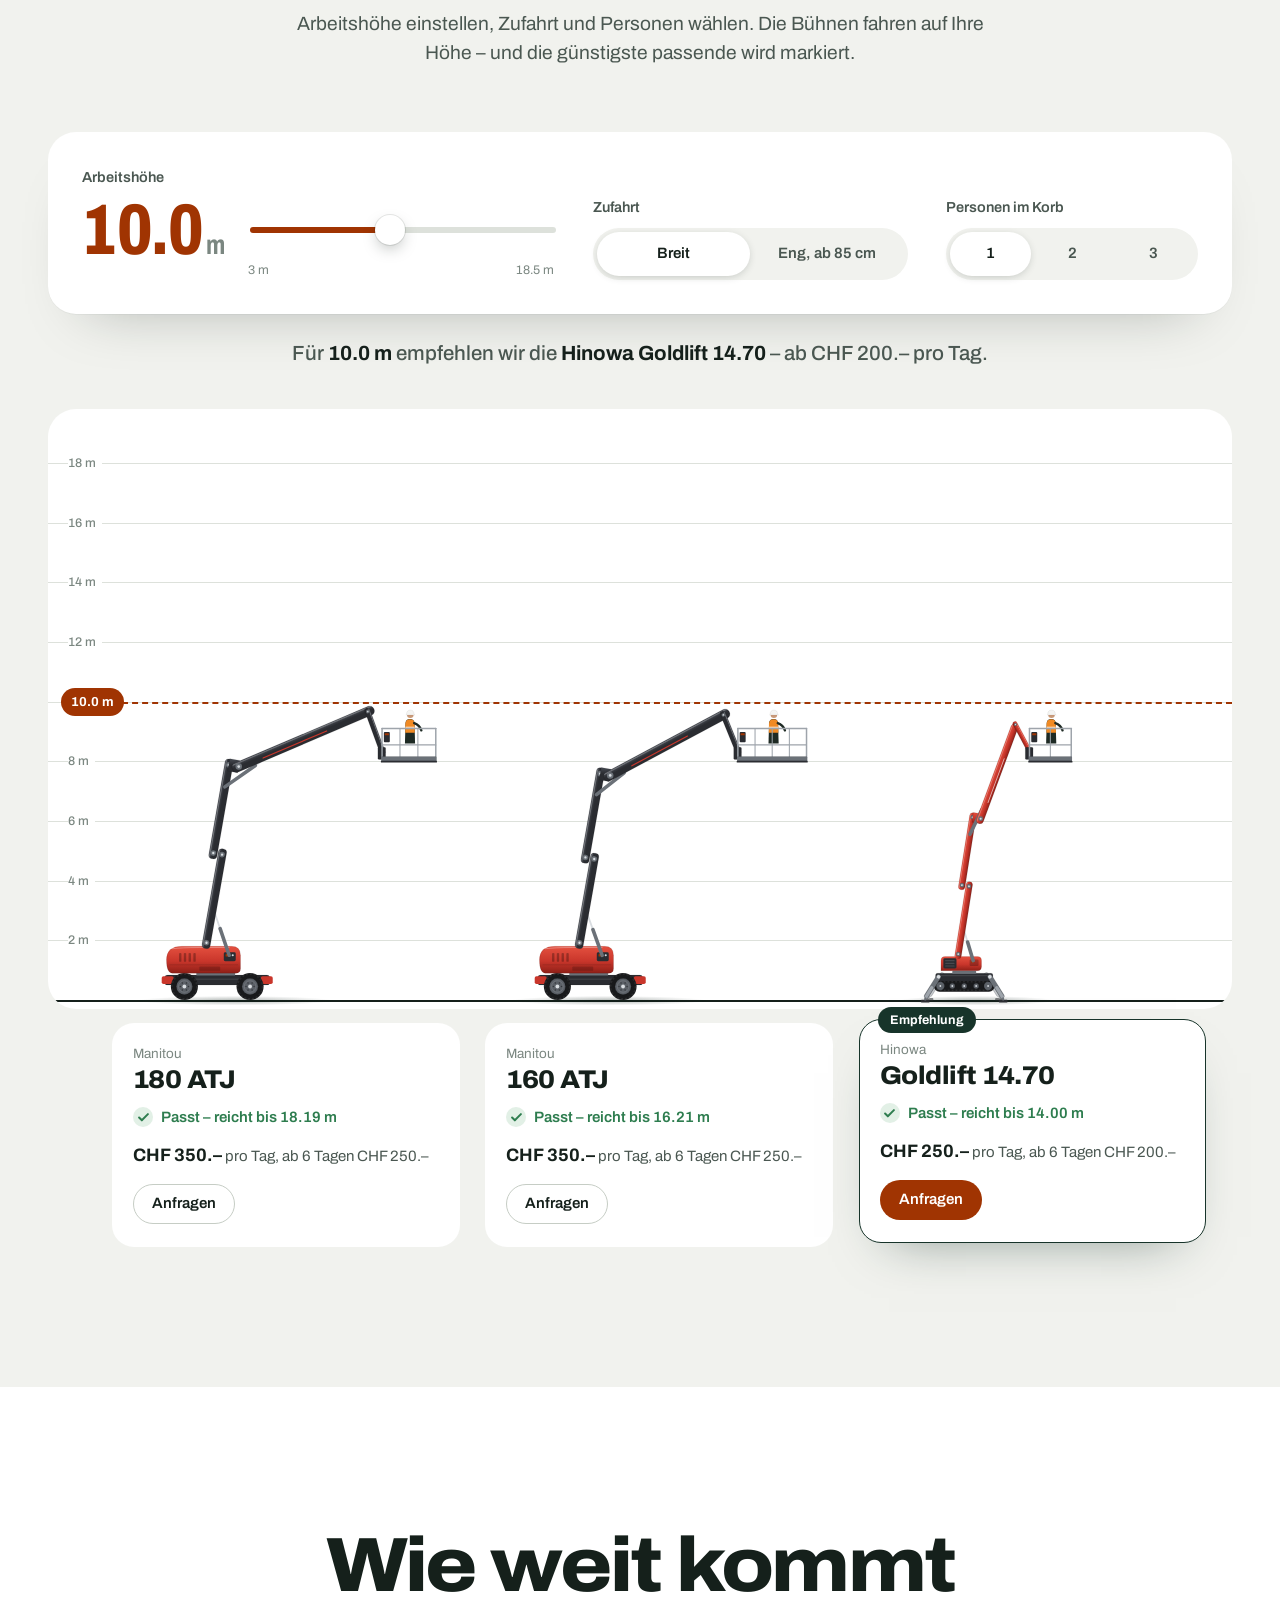
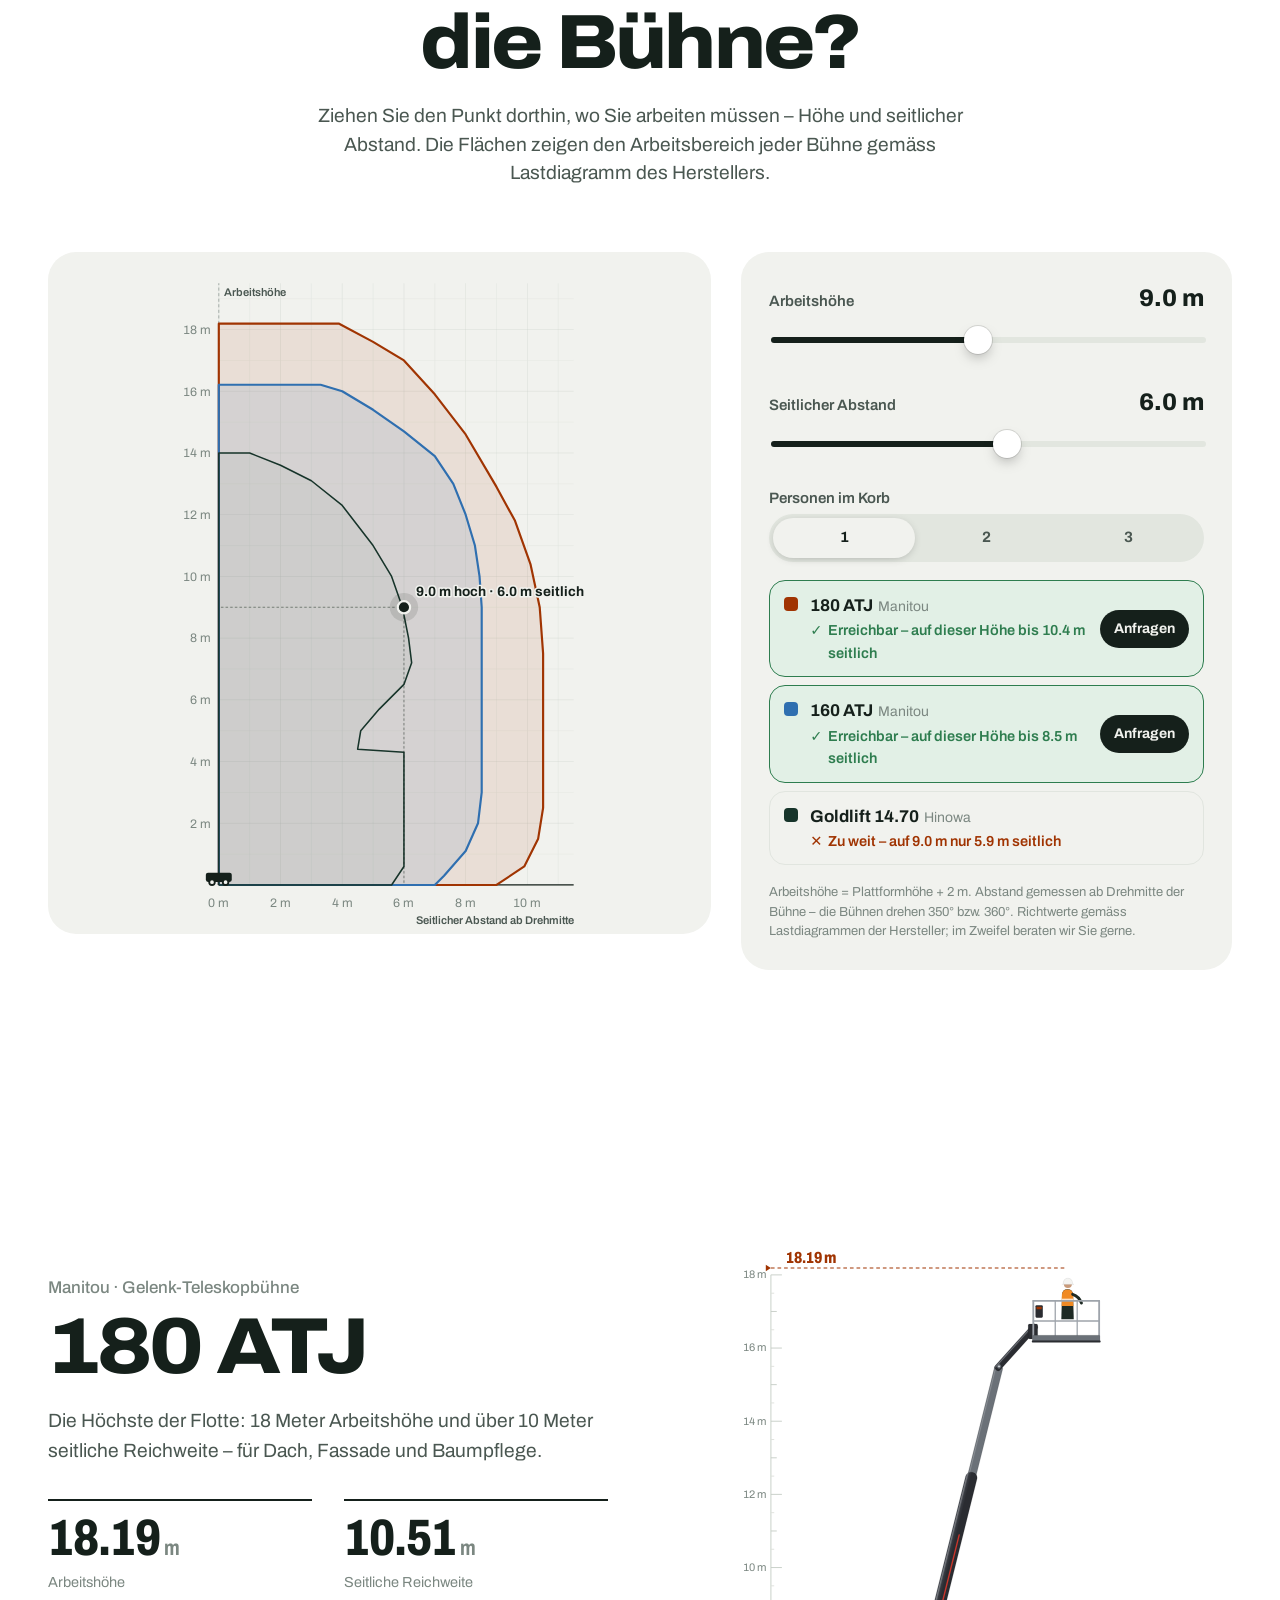
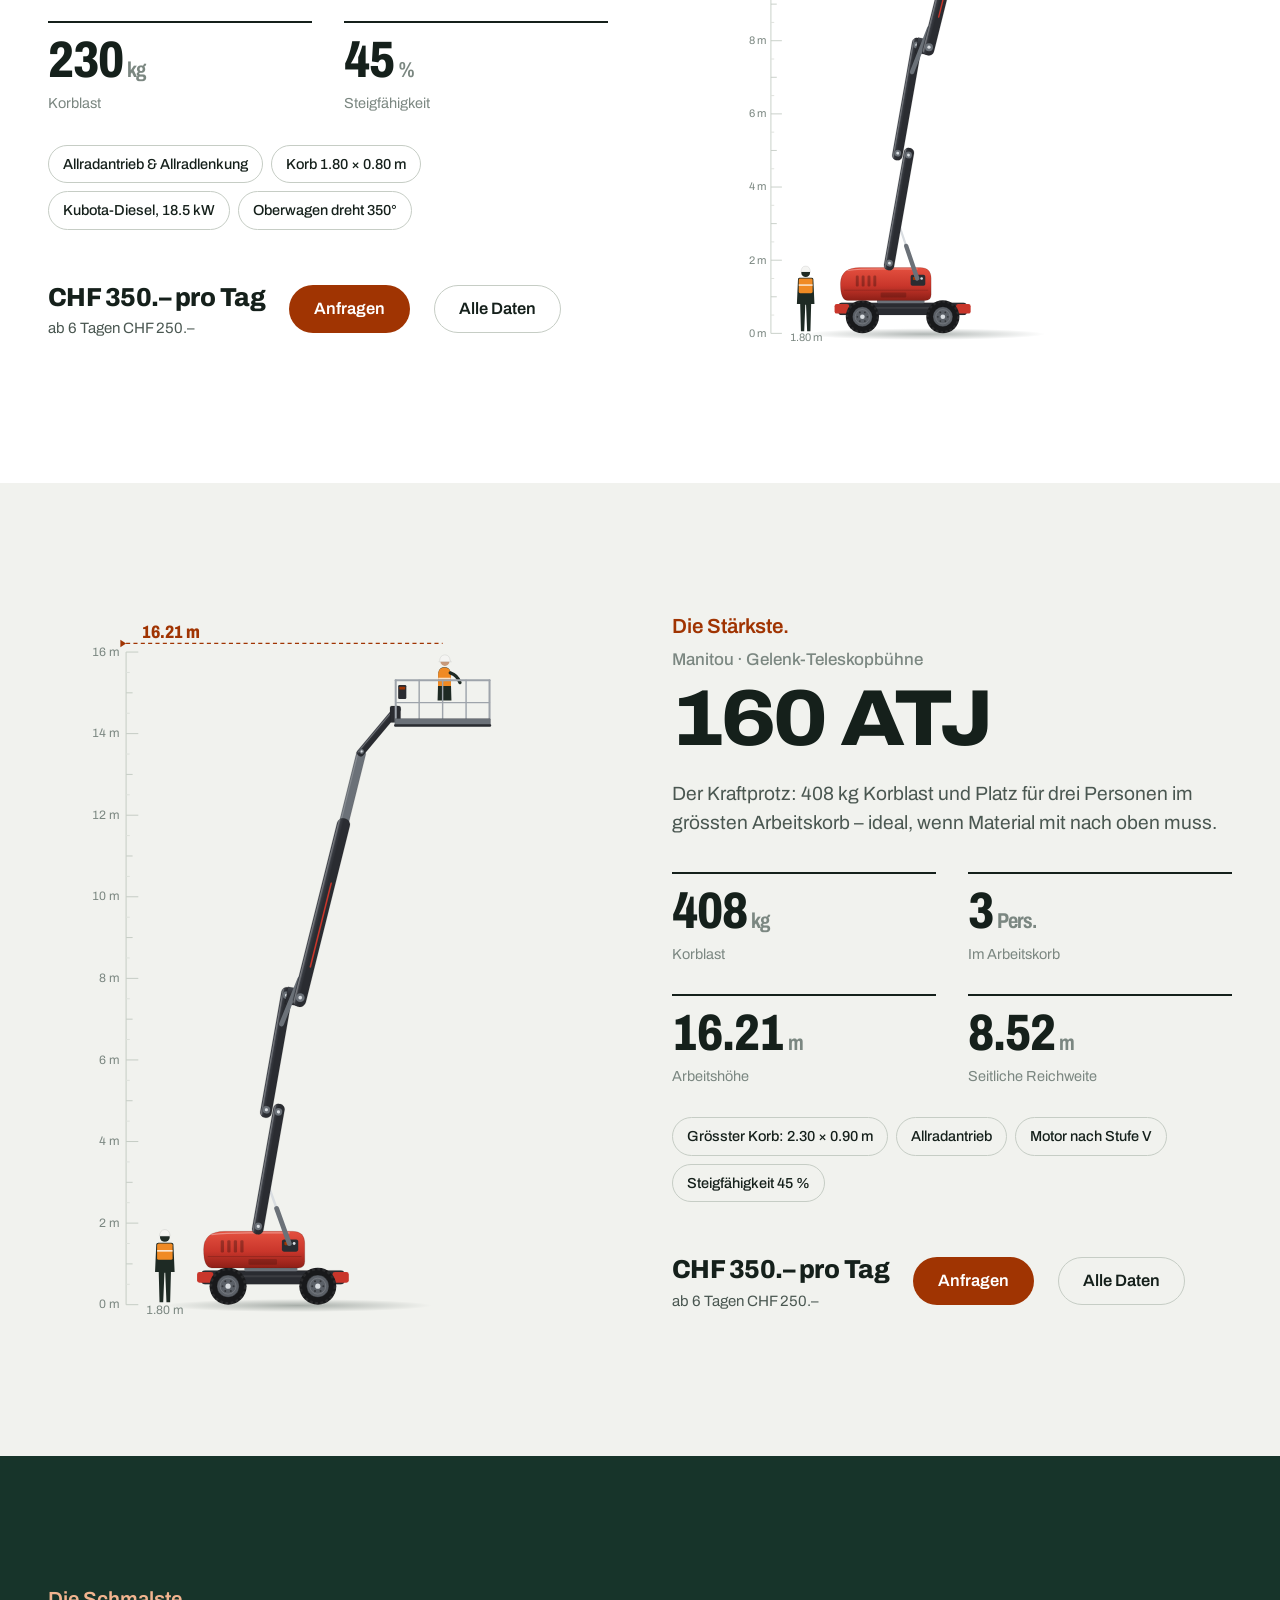
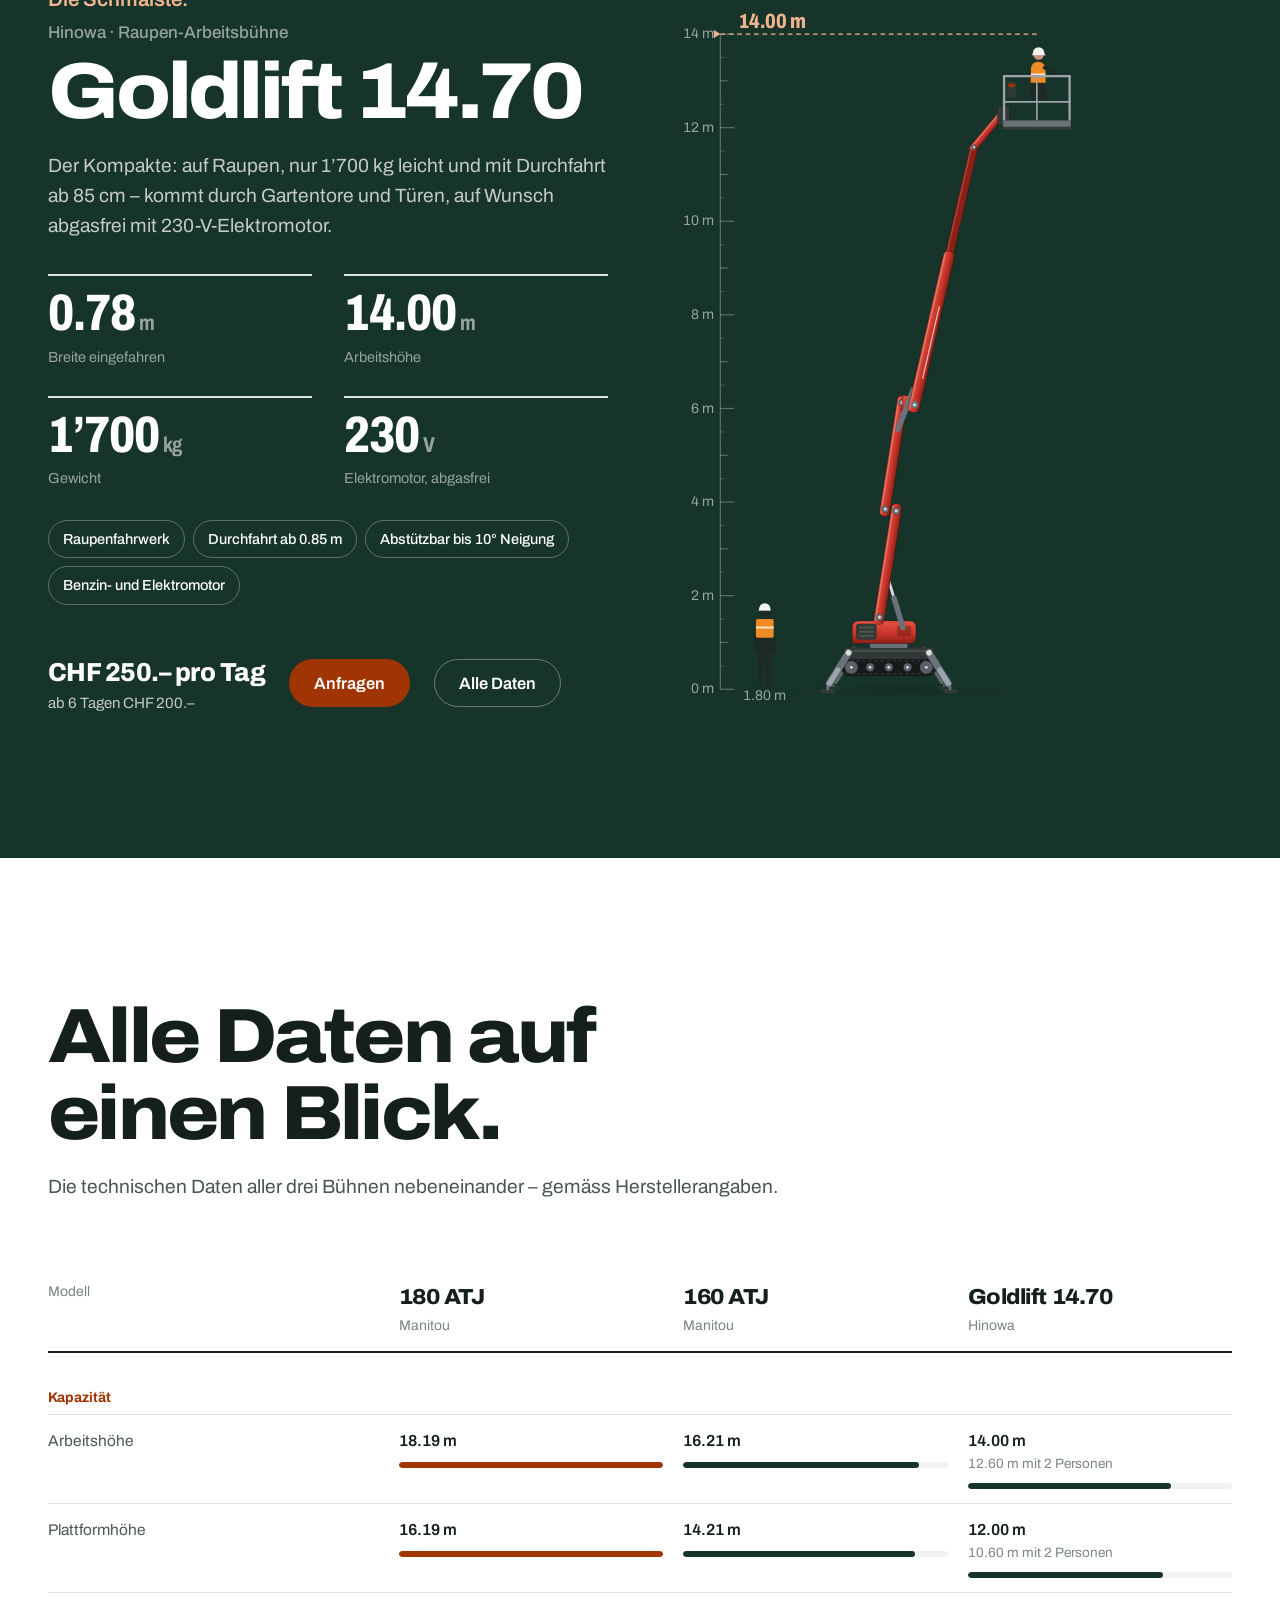
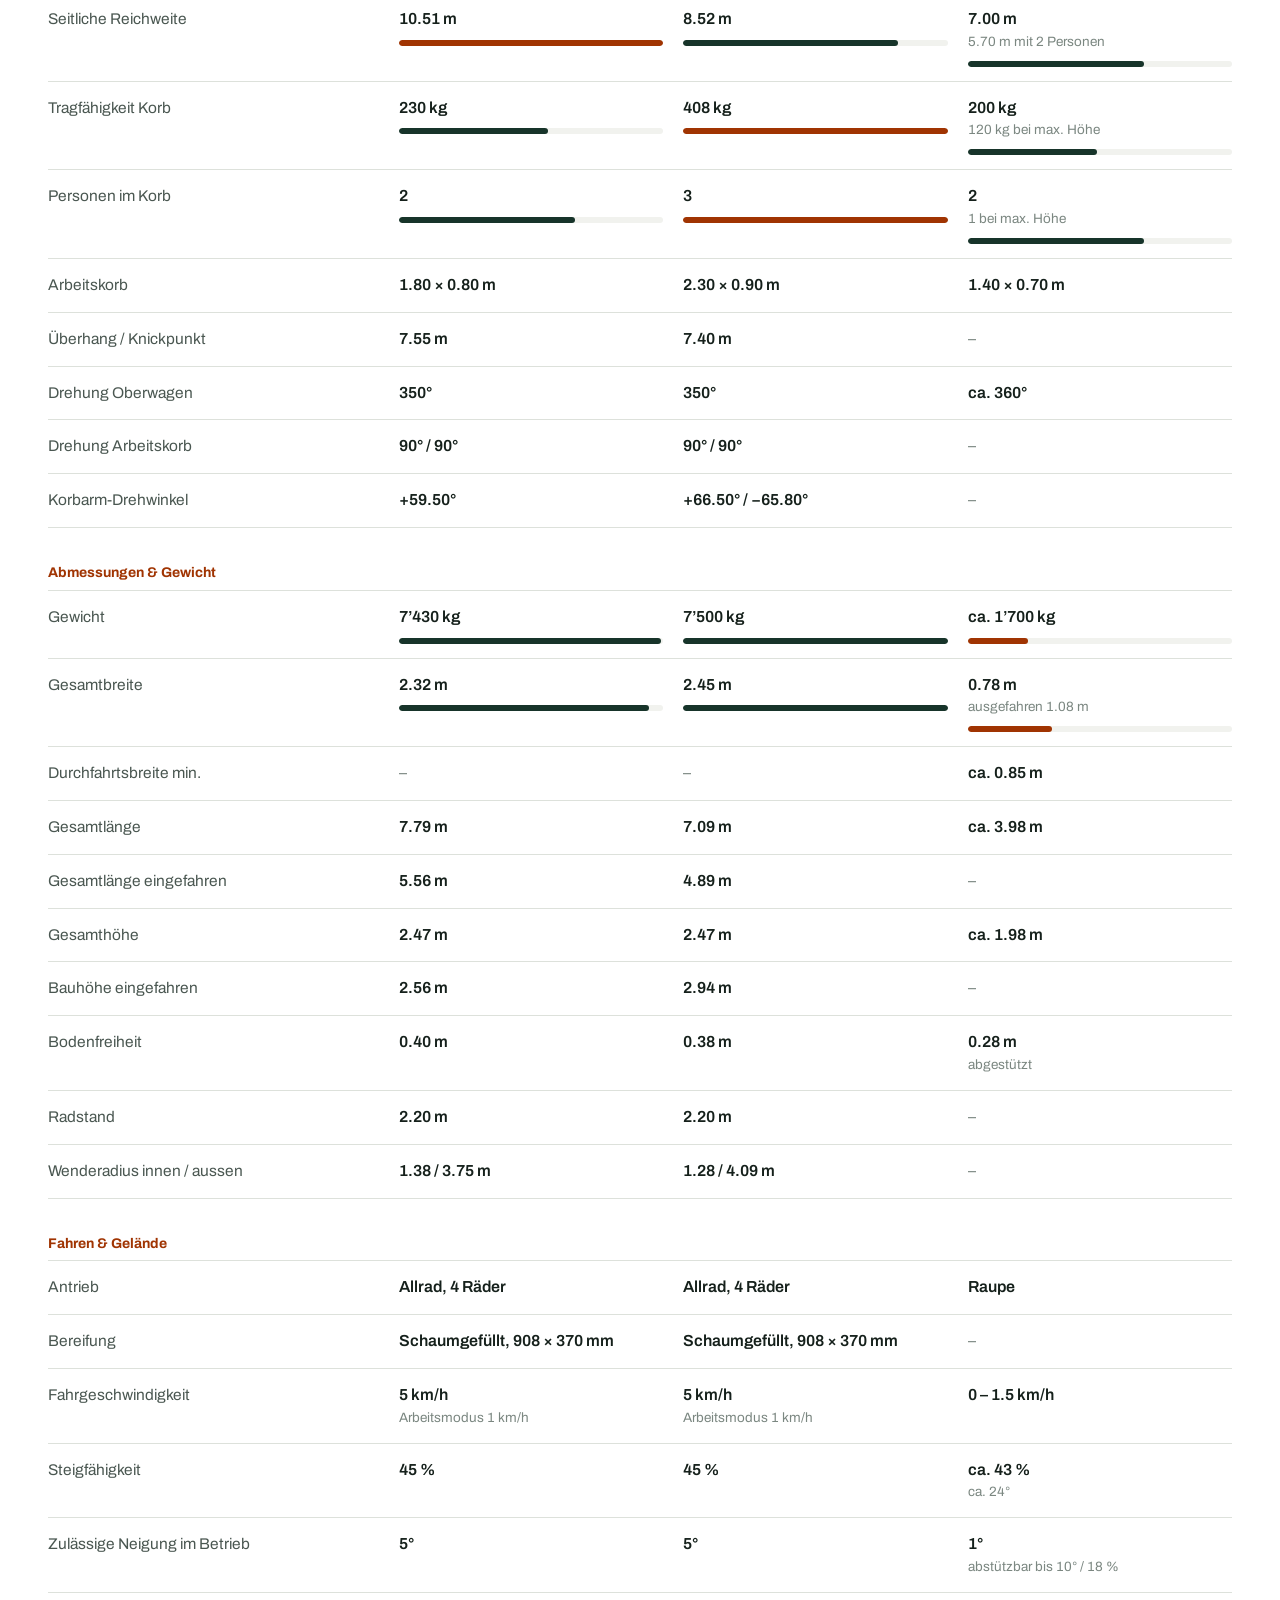
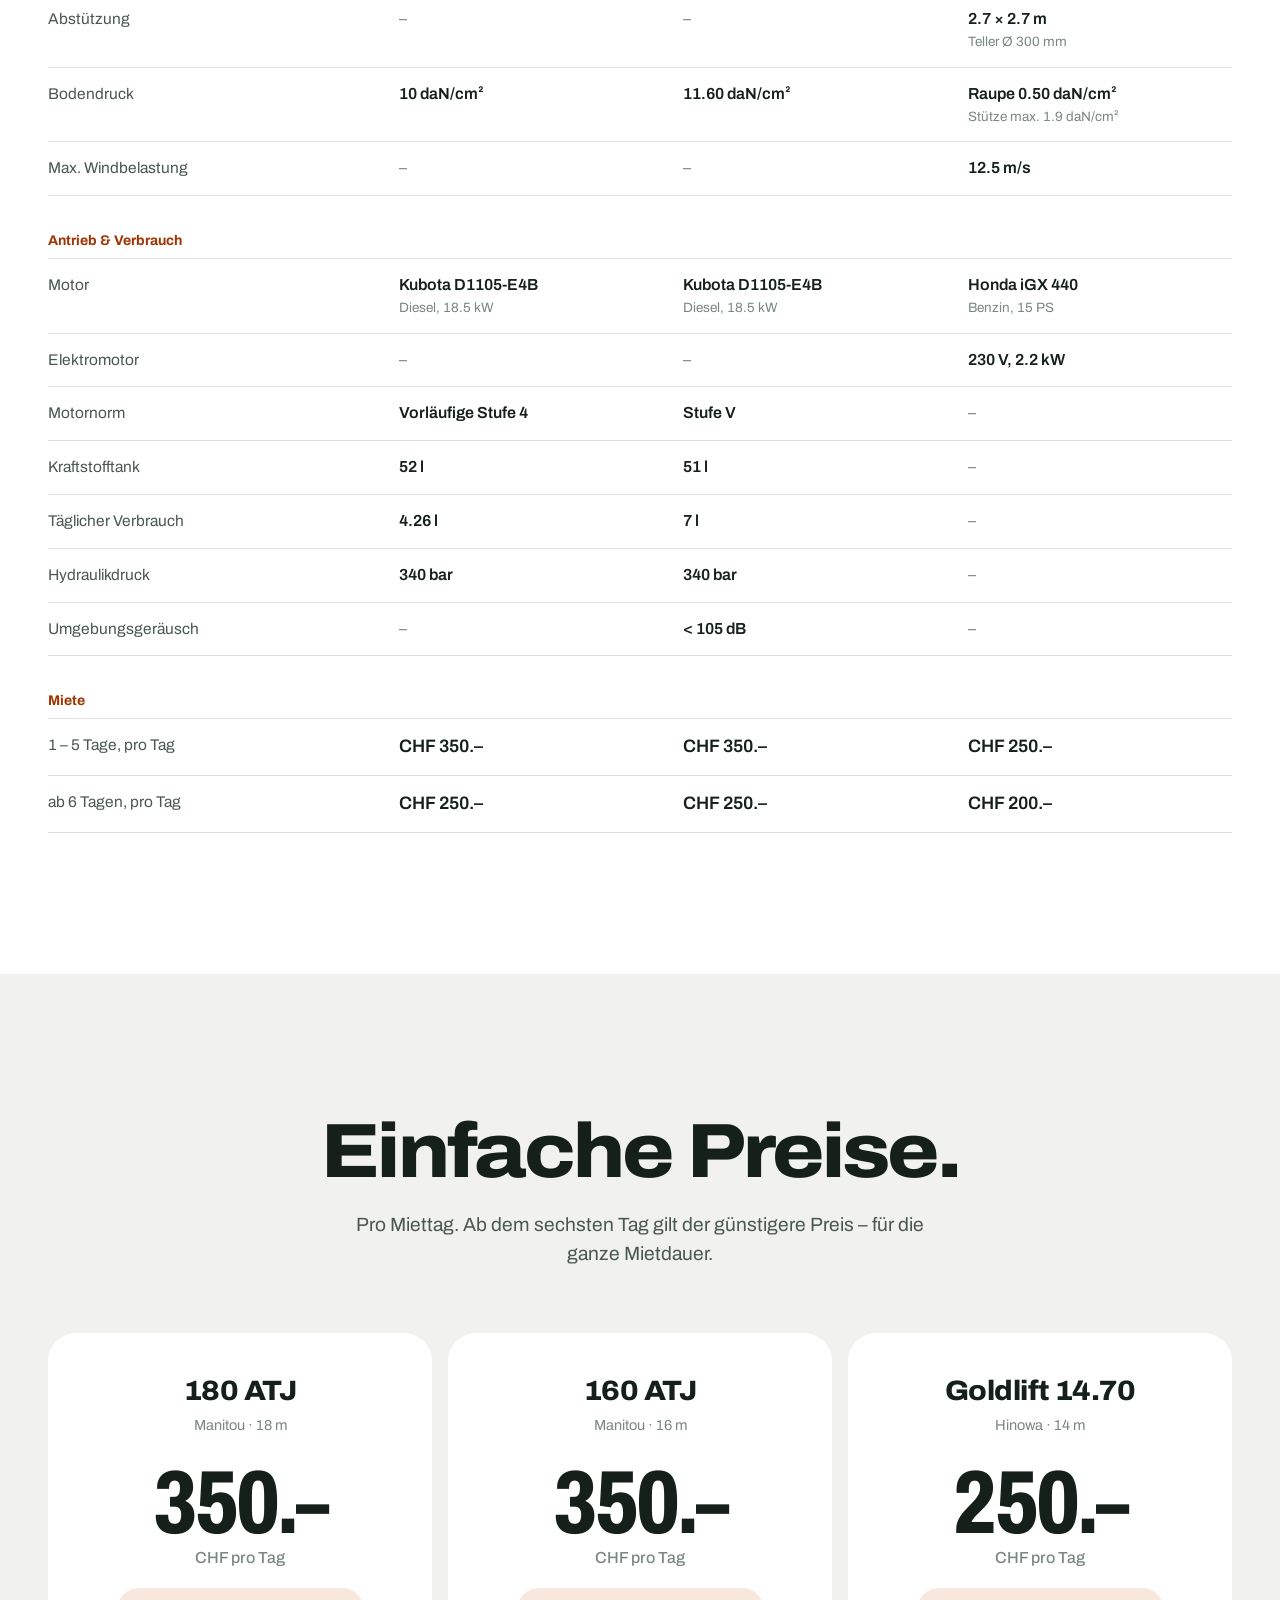
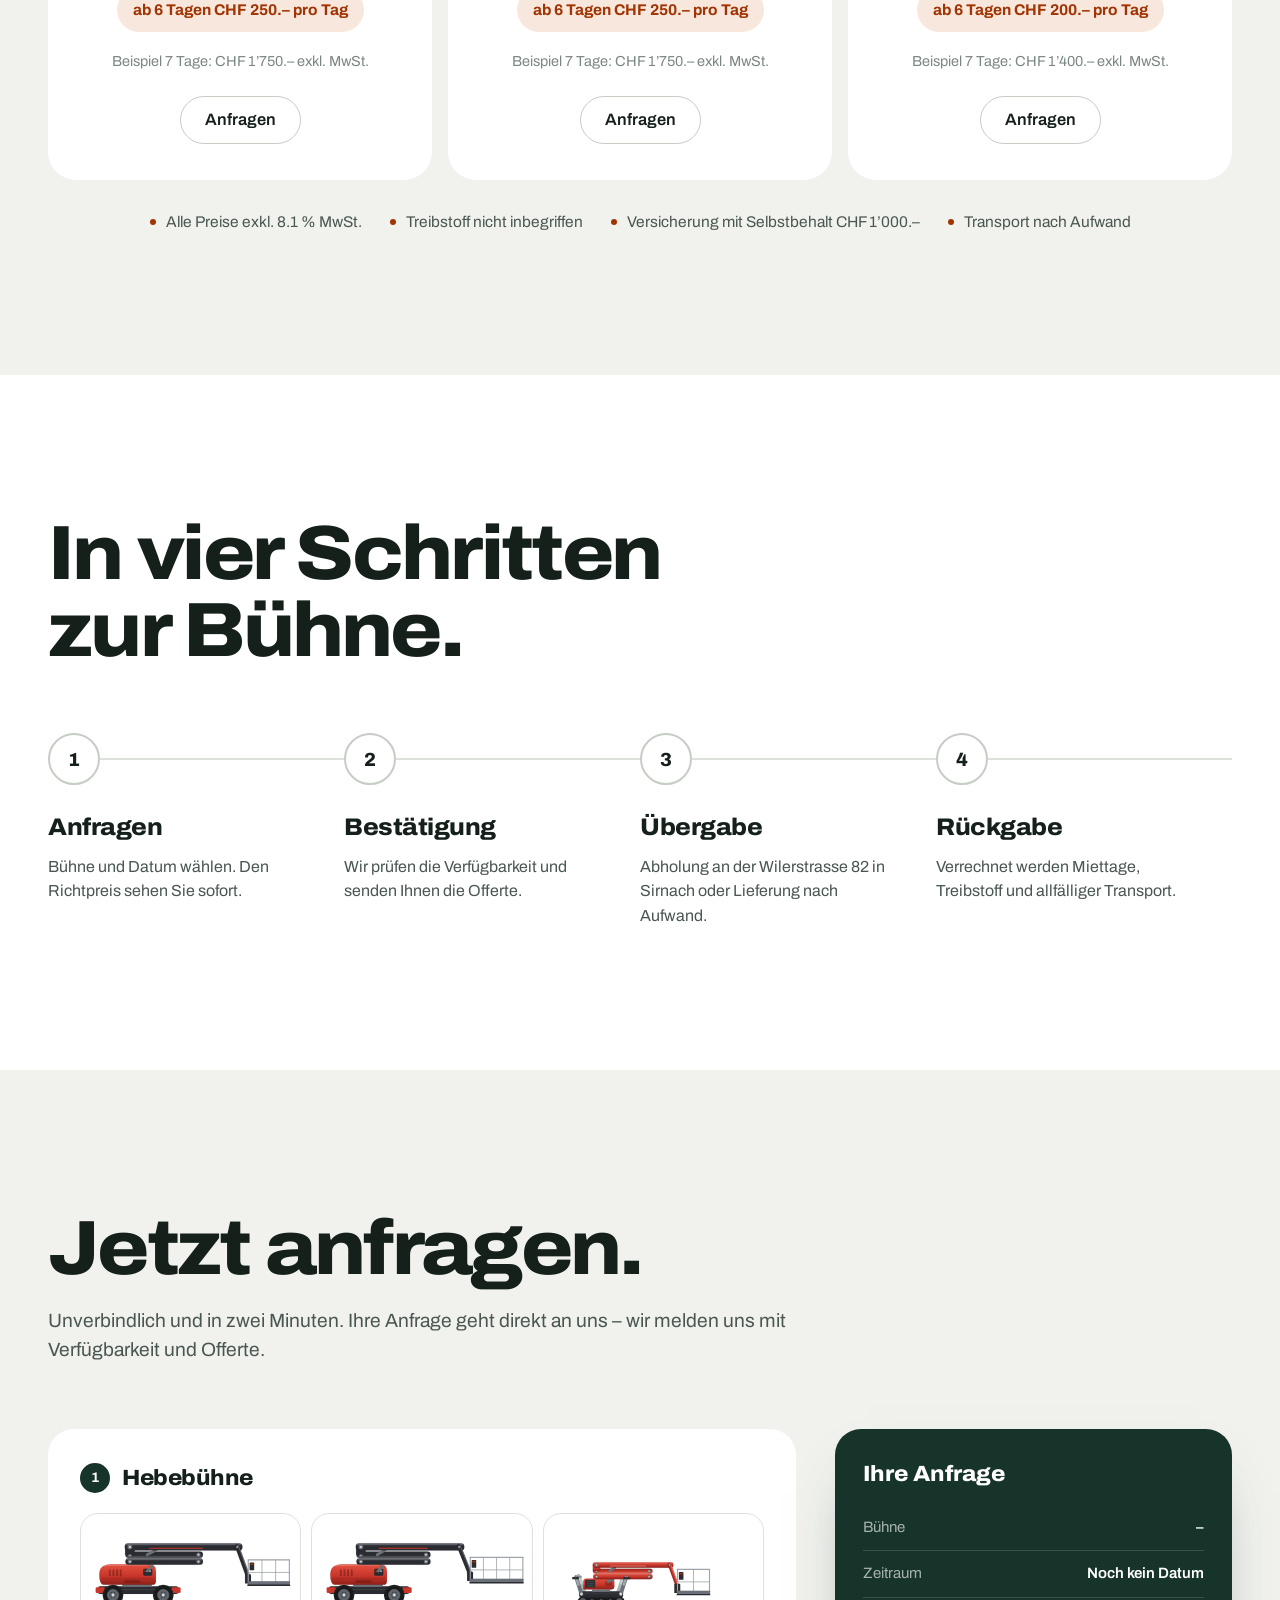
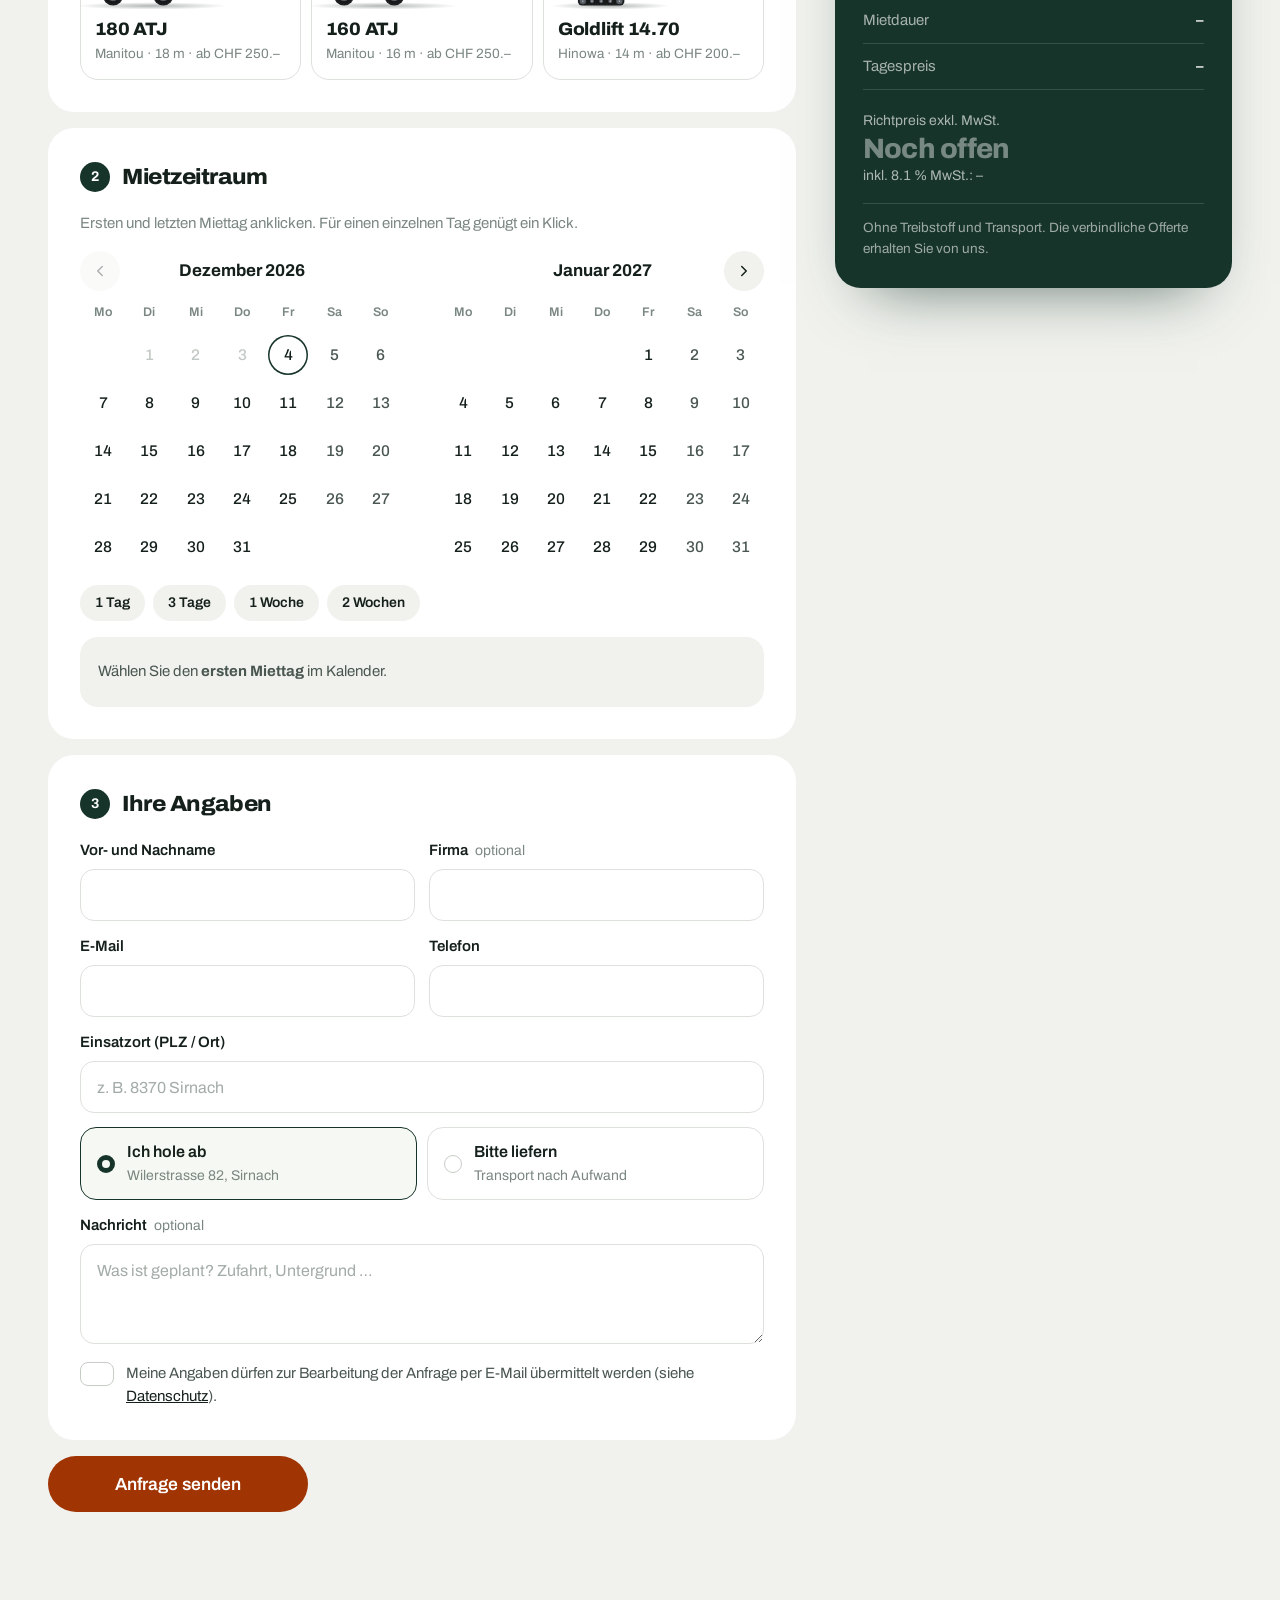
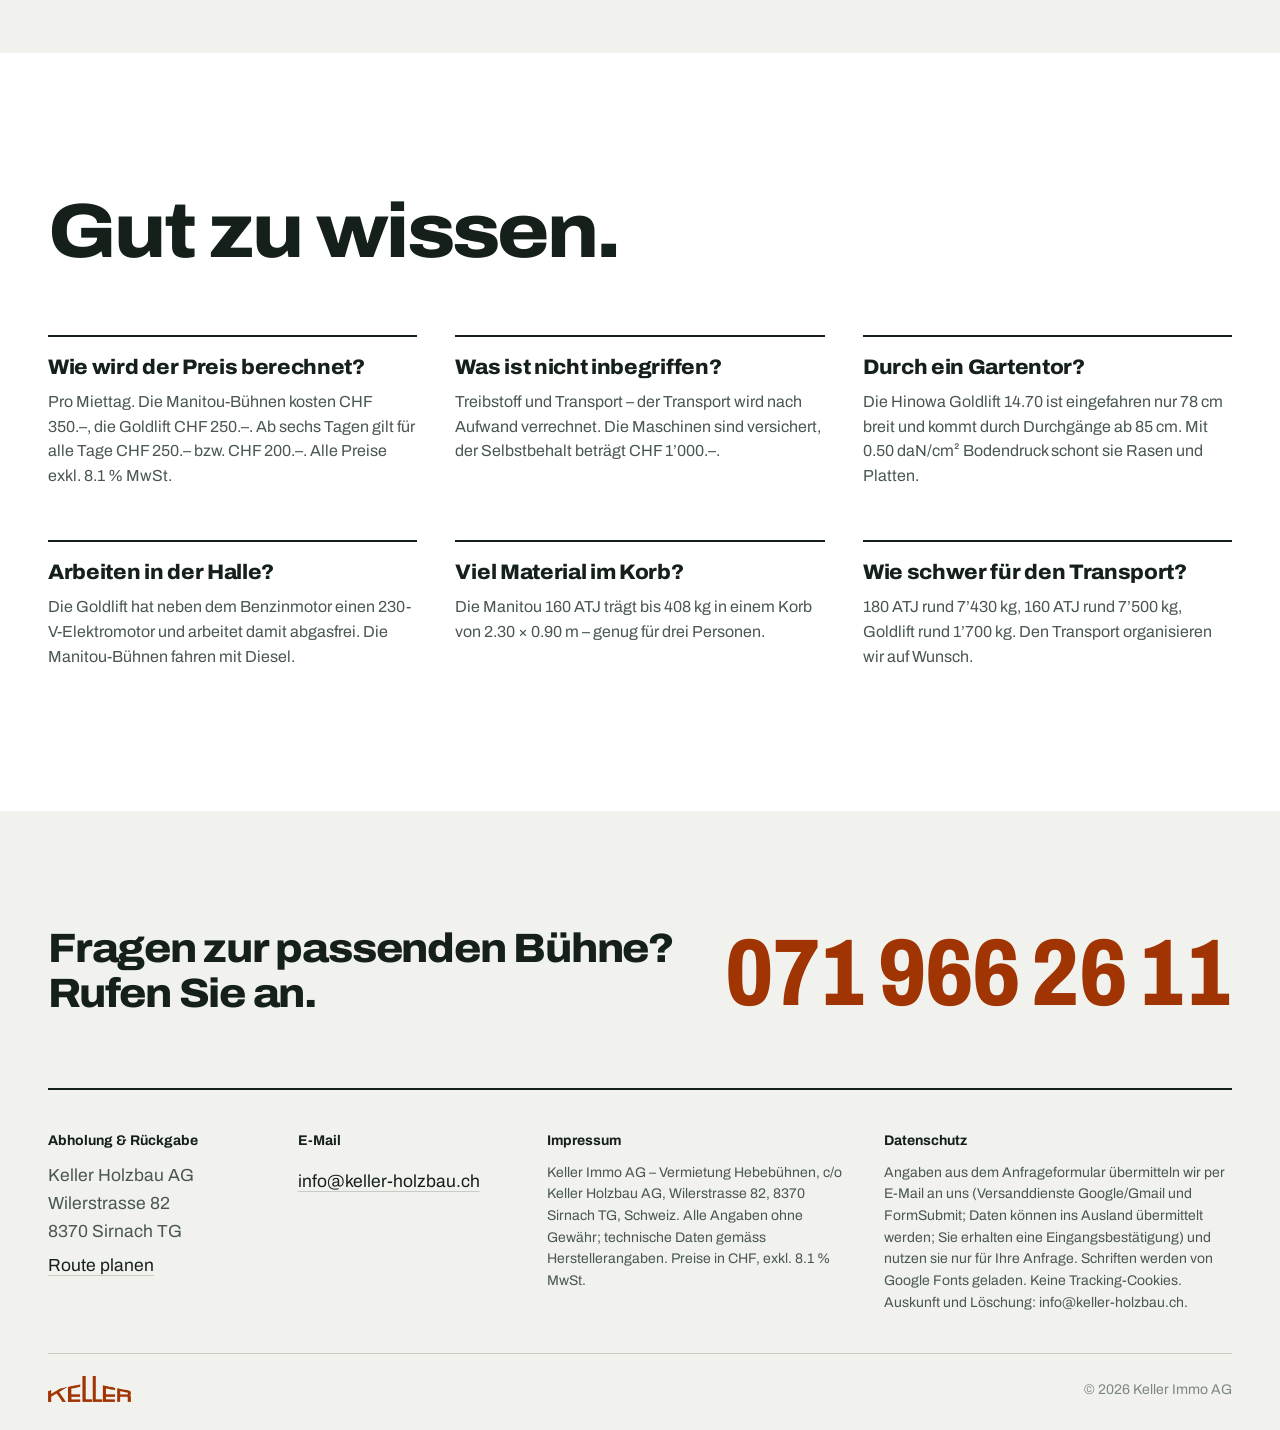
<file: version-4/index.html>
<!doctype html>
<html lang="de-CH">
<head>
  <meta charset="utf-8">
  <meta name="viewport" content="width=device-width, initial-scale=1, viewport-fit=cover">
  <title>Hebebühnen mieten in Sirnach TG | Keller Immo AG</title>
  <meta name="description" content="Drei Hebebühnen bis 18 m Arbeitshöhe mieten: Manitou 180 ATJ, Manitou 160 ATJ und Hinowa Goldlift 14.70. Ab CHF 200.– pro Tag, direkt ab Sirnach TG.">
  <meta name="robots" content="noindex, nofollow">
  <meta name="theme-color" content="#FFFFFF">
  <meta property="og:title" content="Hebebühnen mieten in Sirnach TG – Keller Immo AG">
  <meta property="og:description" content="Drei Hebebühnen bis 18 m Arbeitshöhe. Ab CHF 200.– pro Tag.">
  <meta property="og:type" content="website">
  <link rel="icon" href="data:image/svg+xml,%3Csvg xmlns='http://www.w3.org/2000/svg' viewBox='0 0 64 64'%3E%3Crect width='64' height='64' rx='14' fill='%23A03402'/%3E%3Cpath d='M18 14h8v16l14-16h10L34 32l17 18H40L26 35v15h-8z' fill='%23fff'/%3E%3C/svg%3E">
  <link rel="preconnect" href="https://fonts.googleapis.com">
  <link rel="preconnect" href="https://fonts.gstatic.com" crossorigin>
  <link href="https://fonts.googleapis.com/css2?family=Archivo:wdth,wght@62..125,300..900&display=swap" rel="stylesheet">
  <link rel="stylesheet" href="reach.css">
  <link rel="stylesheet" href="styles.css">
</head>
<body>
  <a class="skip" href="#inhalt">Zum Inhalt springen</a>

  <header class="site-header" data-header>
    <div class="wrap header-inner">
      <a class="logo" href="#top" aria-label="Keller Immo AG – zur Startseite">
        <img class="logo-img" src="assets/keller-logo.png" alt="Keller" width="560" height="175">
        <span class="logo-sub">Immo AG · Hebebühnen</span>
      </a>
      <nav class="nav" aria-label="Hauptnavigation">
        <a href="#finder">Welche passt?</a>
        <a href="#reichweite">Reichweite</a>
        <a href="#maschinen">Maschinen</a>
        <a href="#vergleich">Vergleich</a>
        <a href="#preise">Preise</a>
        <a href="#kontakt">Kontakt</a>
      </nav>
      <a class="header-phone" href="tel:+41719662611">071 966 26 11</a>
      <a class="btn btn--rust btn--sm header-cta" href="#anfrage">Anfragen</a>
      <button class="menu-btn" type="button" aria-expanded="false" aria-controls="mobile-menu" data-menu-btn><span class="sr">Menü öffnen</span><i></i><i></i></button>
    </div>
    <div class="progress" aria-hidden="true"><i data-progress></i></div>
  </header>
  <div class="mobile-menu" id="mobile-menu" data-menu hidden>
    <nav aria-label="Mobile Navigation">
      <a href="#finder">Welche passt?</a>
      <a href="#reichweite">Reichweite</a>
      <a href="#maschinen">Maschinen</a>
      <a href="#vergleich">Vergleich</a>
      <a href="#preise">Preise</a>
      <a href="#anfrage">Anfrage</a>
      <a href="#kontakt">Kontakt</a>
    </nav>
    <div class="mobile-menu-foot">
      <a class="btn btn--rust btn--block" href="#anfrage">Hebebühne anfragen</a>
      <a class="btn btn--line btn--block" href="tel:+41719662611">071 966 26 11 anrufen</a>
    </div>
  </div>

  <main id="inhalt">
    <!-- ============ 1 · HERO ============ -->
    <section class="hero" id="top">
      <div class="wrap">
        <h1 class="hero-title" data-split>Drei Hebebühnen. Bis 18&nbsp;Meter hoch.</h1>
        <p class="hero-lead">Zur Miete ab Sirnach TG – für Fassade, Dach, Baum und Halle. Ab CHF&nbsp;200.–&nbsp;pro&nbsp;Tag.</p>
        <div class="hero-cta">
          <a class="btn btn--rust btn--lg" href="#anfrage">Mietdatum anfragen</a>
          <a class="btn btn--line btn--lg" href="#finder">Welche Bühne passt?</a>
        </div>
      </div>
      <div class="wrap">
        <figure class="group" data-group aria-label="Die drei Hebebühnen nebeneinander, massstabsgetreu, voll ausgefahren">
          <div class="group-labels" data-group-labels aria-hidden="true"></div>
        </figure>
      </div>
    </section>

    <!-- ============ 2 · FINDER ============ -->
    <section class="section finder" id="finder" aria-labelledby="finder-title">
      <div class="wrap">
        <header class="head head--center">
          <h2 class="title" id="finder-title" data-reveal>Welche passt?</h2>
          <p class="lead" data-reveal>Arbeitshöhe einstellen, Zufahrt und Personen wählen. Die Bühnen fahren auf Ihre Höhe – und die günstigste passende wird markiert.</p>
        </header>

        <div class="fx" data-reveal>
          <div class="fx-height">
            <label class="fx-label" for="need">Arbeitshöhe</label>
            <output class="fx-num" for="need" data-need-out>10.0<small>m</small></output>
            <input class="range" id="need" type="range" min="3" max="18.5" step="0.1" value="10" data-need aria-describedby="fx-result">
            <div class="fx-scale" aria-hidden="true"><span>3 m</span><span>18.5 m</span></div>
          </div>
          <div class="fx-opt">
            <span class="fx-label" id="lbl-access">Zufahrt</span>
            <div class="seg" role="radiogroup" aria-labelledby="lbl-access">
              <label><input type="radio" name="access" value="wide" checked><span>Breit</span></label>
              <label><input type="radio" name="access" value="narrow"><span>Eng, ab 85 cm</span></label>
            </div>
          </div>
          <div class="fx-opt">
            <span class="fx-label" id="lbl-persons">Personen im Korb</span>
            <div class="seg seg--3" role="radiogroup" aria-labelledby="lbl-persons">
              <label><input type="radio" name="persons" value="1" checked><span>1</span></label>
              <label><input type="radio" name="persons" value="2"><span>2</span></label>
              <label><input type="radio" name="persons" value="3"><span>3</span></label>
            </div>
          </div>
        </div>
        <p class="fx-result" id="fx-result" data-fx-result aria-live="polite"></p>

        <div class="lineup" data-lineup>
          <div class="lineup-canvas" data-lineup-canvas></div>
          <div class="verdicts" data-verdicts></div>
        </div>
      </div>
    </section>

    <!-- ============ 2b · REICHWEITE ============ -->
    <section class="section reach" id="reichweite" aria-labelledby="reach-title">
      <div class="wrap">
        <header class="head head--center">
          <h2 class="title" id="reach-title" data-reveal>Wie weit kommt die Bühne?</h2>
          <p class="lead" data-reveal>Ziehen Sie den Punkt dorthin, wo Sie arbeiten müssen – Höhe und seitlicher Abstand. Die Flächen zeigen den Arbeitsbereich jeder Bühne gemäss Lastdiagramm des Herstellers.</p>
        </header>
        <div data-reach></div>
      </div>
    </section>

    <!-- ============ 3 · MASCHINEN ============ -->
    <div id="maschinen" data-spots></div>

    <!-- ============ 4 · VERGLEICH ============ -->
    <section class="section compare" id="vergleich" aria-labelledby="vergleich-title">
      <div class="wrap">
        <header class="head">
          <h2 class="title" id="vergleich-title" data-reveal>Alle Daten auf einen Blick.</h2>
          <p class="lead" data-reveal>Die technischen Daten aller drei Bühnen nebeneinander – gemäss Herstellerangaben.</p>
        </header>
        <div class="cmp" role="table" aria-label="Technische Daten im Vergleich" data-compare></div>
      </div>
    </section>

    <!-- ============ 5 · PREISE ============ -->
    <section class="section prices" id="preise" aria-labelledby="preise-title">
      <div class="wrap">
        <header class="head head--center">
          <h2 class="title" id="preise-title" data-reveal>Einfache Preise.</h2>
          <p class="lead" data-reveal>Pro Miettag. Ab dem sechsten Tag gilt der günstigere Preis – für die ganze Mietdauer.</p>
        </header>
        <div class="price-grid" data-prices></div>
        <ul class="price-notes" data-reveal>
          <li>Alle Preise exkl. 8.1&nbsp;% MwSt.</li>
          <li>Treibstoff nicht inbegriffen</li>
          <li>Versicherung mit Selbstbehalt CHF 1’000.–</li>
          <li>Transport nach Aufwand</li>
        </ul>
      </div>
    </section>

    <!-- ============ 6 · ABLAUF ============ -->
    <section class="section steps" aria-labelledby="steps-title">
      <div class="wrap">
        <header class="head">
          <h2 class="title" id="steps-title" data-reveal>In vier Schritten zur Bühne.</h2>
        </header>
        <ol class="step-list" data-steps>
          <li><span class="step-n">1</span><h3>Anfragen</h3><p>Bühne und Datum wählen. Den Richtpreis sehen Sie sofort.</p></li>
          <li><span class="step-n">2</span><h3>Bestätigung</h3><p>Wir prüfen die Verfügbarkeit und senden Ihnen die Offerte.</p></li>
          <li><span class="step-n">3</span><h3>Übergabe</h3><p>Abholung an der Wilerstrasse 82 in Sirnach oder Lieferung nach Aufwand.</p></li>
          <li><span class="step-n">4</span><h3>Rückgabe</h3><p>Verrechnet werden Miettage, Treibstoff und allfälliger Transport.</p></li>
        </ol>
      </div>
    </section>

    <!-- ============ 7 · ANFRAGE ============ -->
    <section class="section request" id="anfrage" aria-labelledby="anfrage-title">
      <div class="wrap">
        <header class="head">
          <h2 class="title" id="anfrage-title" data-reveal>Jetzt anfragen.</h2>
          <p class="lead" data-reveal>Unverbindlich und in zwei Minuten. Ihre Anfrage geht direkt an uns – wir melden uns mit Verfügbarkeit und Offerte.</p>
        </header>

        <div class="request-grid" data-request-grid>
          <form class="rform" data-form novalidate autocomplete="on">
            <fieldset class="box" data-field="maschine">
              <legend class="box-title"><span class="box-n">1</span>Hebebühne</legend>
              <div class="picks" data-picks></div>
            </fieldset>

            <fieldset class="box" data-field="zeitraum">
              <legend class="box-title"><span class="box-n">2</span>Mietzeitraum</legend>
              <p class="box-hint">Ersten und letzten Miettag anklicken. Für einen einzelnen Tag genügt ein Klick.</p>
              <div data-calendar></div>
            </fieldset>

            <fieldset class="box">
              <legend class="box-title"><span class="box-n">3</span>Ihre Angaben</legend>
              <div class="fields">
                <div class="field" data-field="name"><label for="f-name">Vor- und Nachname</label><input id="f-name" name="name" type="text" autocomplete="name"></div>
                <div class="field"><label for="f-firma">Firma <em>optional</em></label><input id="f-firma" name="firma" type="text" autocomplete="organization"></div>
                <div class="field" data-field="email"><label for="f-email">E-Mail</label><input id="f-email" name="email" type="email" autocomplete="email" inputmode="email"></div>
                <div class="field" data-field="telefon"><label for="f-tel">Telefon</label><input id="f-tel" name="telefon" type="tel" autocomplete="tel" inputmode="tel"></div>
                <div class="field field--wide" data-field="einsatzort"><label for="f-ort">Einsatzort (PLZ / Ort)</label><input id="f-ort" name="einsatzort" type="text" autocomplete="address-level2" placeholder="z. B. 8370 Sirnach"></div>
              </div>
              <div class="transport" role="radiogroup" aria-label="Transport">
                <label class="toggle"><input type="radio" name="transport" value="Abholung in Sirnach" checked><span><b>Ich hole ab</b>Wilerstrasse 82, Sirnach</span></label>
                <label class="toggle"><input type="radio" name="transport" value="Lieferung an Einsatzort (nach Aufwand)"><span><b>Bitte liefern</b>Transport nach Aufwand</span></label>
              </div>
              <div class="field field--wide field--msg"><label for="f-msg">Nachricht <em>optional</em></label><textarea id="f-msg" name="nachricht" rows="3" placeholder="Was ist geplant? Zufahrt, Untergrund …"></textarea></div>
              <div class="hp" aria-hidden="true"><label>Bitte leer lassen <input name="_honey" tabindex="-1" autocomplete="off"></label></div>
              <div class="field check" data-field="datenschutz">
                <label class="checkbox"><input type="checkbox" name="datenschutz" value="ja"><span>Meine Angaben dürfen zur Bearbeitung der Anfrage per E-Mail übermittelt werden (siehe <a href="#datenschutz">Datenschutz</a>).</span></label>
              </div>
            </fieldset>

            <div class="submit-row">
              <button class="btn btn--rust btn--lg btn--submit" type="submit"><span class="btn-label">Anfrage senden</span><span class="spinner" aria-hidden="true"></span></button>
              <div class="bk-status" data-status role="status" aria-live="polite"></div>
            </div>
          </form>

          <aside class="summary" data-est-state="empty" aria-label="Zusammenfassung Ihrer Anfrage">
            <div class="summary-card">
              <p class="summary-title">Ihre Anfrage</p>
              <dl class="summary-list">
                <div><dt>Bühne</dt><dd><span data-est="machine">–</span></dd></div>
                <div><dt>Zeitraum</dt><dd data-est="period">Noch kein Datum</dd></div>
                <div><dt>Mietdauer</dt><dd data-est="days">–</dd></div>
                <div><dt>Tagespreis</dt><dd data-est="rate">–</dd></div>
              </dl>
              <div class="summary-total">
                <span>Richtpreis exkl. MwSt.</span>
                <strong data-est="net">Noch offen</strong>
                <small>inkl. 8.1 % MwSt.: <span data-est="gross">–</span></small>
              </div>
              <p class="summary-tier" data-est="tier"></p>
              <p class="summary-note">Ohne Treibstoff und Transport. Die verbindliche Offerte erhalten Sie von uns.</p>
            </div>
          </aside>
        </div>

        <div class="thanks" data-success hidden tabindex="-1">
          <svg class="thanks-mark" viewBox="0 0 52 52" aria-hidden="true"><circle cx="26" cy="26" r="24"/><path d="M15 27l7 7 15-16"/></svg>
          <h3>Danke. Ihre Anfrage ist bei uns.</h3>
          <p data-success-text>Wir melden uns so rasch wie möglich.</p>
          <button class="btn btn--line" type="button" data-success-reset>Weitere Anfrage stellen</button>
        </div>
      </div>
    </section>

    <!-- ============ 8 · GUT ZU WISSEN ============ -->
    <section class="section know" aria-labelledby="know-title">
      <div class="wrap">
        <header class="head">
          <h2 class="title" id="know-title" data-reveal>Gut zu wissen.</h2>
        </header>
        <div class="know-grid">
          <article data-reveal><h3>Wie wird der Preis berechnet?</h3><p>Pro Miettag. Die Manitou-Bühnen kosten CHF 350.–, die Goldlift CHF 250.–. Ab sechs Tagen gilt für alle Tage CHF 250.– bzw. CHF 200.–. Alle Preise exkl. 8.1&nbsp;% MwSt.</p></article>
          <article data-reveal><h3>Was ist nicht inbegriffen?</h3><p>Treibstoff und Transport – der Transport wird nach Aufwand verrechnet. Die Maschinen sind versichert, der Selbstbehalt beträgt CHF 1’000.–.</p></article>
          <article data-reveal><h3>Durch ein Gartentor?</h3><p>Die Hinowa Goldlift 14.70 ist eingefahren nur 78&nbsp;cm breit und kommt durch Durchgänge ab 85&nbsp;cm. Mit 0.50&nbsp;daN/cm² Bodendruck schont sie Rasen und Platten.</p></article>
          <article data-reveal><h3>Arbeiten in der Halle?</h3><p>Die Goldlift hat neben dem Benzinmotor einen 230-V-Elektromotor und arbeitet damit abgasfrei. Die Manitou-Bühnen fahren mit Diesel.</p></article>
          <article data-reveal><h3>Viel Material im Korb?</h3><p>Die Manitou 160 ATJ trägt bis 408&nbsp;kg in einem Korb von 2.30 × 0.90&nbsp;m – genug für drei Personen.</p></article>
          <article data-reveal><h3>Wie schwer für den Transport?</h3><p>180 ATJ rund 7’430&nbsp;kg, 160 ATJ rund 7’500&nbsp;kg, Goldlift rund 1’700&nbsp;kg. Den Transport organisieren wir auf Wunsch.</p></article>
        </div>
      </div>
    </section>
  </main>

  <!-- ============ FOOTER ============ -->
  <footer class="site-footer" id="kontakt">
    <div class="wrap">
      <div class="footer-top">
        <p class="footer-claim">Fragen zur passenden Bühne?<br>Rufen Sie an.</p>
        <a class="footer-phone" href="tel:+41719662611">071 966 26 11</a>
      </div>
      <div class="footer-grid">
        <div>
          <h3>Abholung &amp; Rückgabe</h3>
          <address>Keller Holzbau AG<br>Wilerstrasse 82<br>8370 Sirnach TG</address>
          <a class="footer-link" href="https://www.google.com/maps/search/?api=1&amp;query=Wilerstrasse+82,+8370+Sirnach" target="_blank" rel="noopener">Route planen</a>
        </div>
        <div>
          <h3>E-Mail</h3>
          <a class="footer-link" href="mailto:info@keller-holzbau.ch">info@keller-holzbau.ch</a>
        </div>
        <div id="impressum">
          <h3>Impressum</h3>
          <p>Keller Immo AG – Vermietung Hebebühnen, c/o Keller Holzbau AG, Wilerstrasse 82, 8370 Sirnach TG, Schweiz. Alle Angaben ohne Gewähr; technische Daten gemäss Herstellerangaben. Preise in CHF, exkl. 8.1&nbsp;% MwSt.</p>
        </div>
        <div id="datenschutz">
          <h3>Datenschutz</h3>
          <p>Angaben aus dem Anfrageformular übermitteln wir per E-Mail an uns (Versanddienste Google/Gmail und FormSubmit; Daten können ins Ausland übermittelt werden; Sie erhalten eine Eingangsbestätigung) und nutzen sie nur für Ihre Anfrage. Schriften werden von Google Fonts geladen. Keine Tracking-Cookies. Auskunft und Löschung: info@keller-holzbau.ch.</p>
        </div>
      </div>
      <div class="footer-base">
        <img class="logo-img" src="assets/keller-logo.png" alt="Keller" width="560" height="175">
        <span>© <span data-year>2026</span> Keller Immo AG</span>
      </div>
    </div>
  </footer>

  <div class="mobile-bar" data-mobile-bar>
    <a class="btn btn--line" href="tel:+41719662611">Anrufen</a>
    <a class="btn btn--rust" href="#anfrage">Mietdatum anfragen</a>
  </div>

  <script src="js/data.js"></script>
  <script src="js/lift.js"></script>
  <script src="js/booking.js"></script>
  <script src="js/reach.js"></script>
  <script src="app.js"></script>
</body>
</html>
</file>
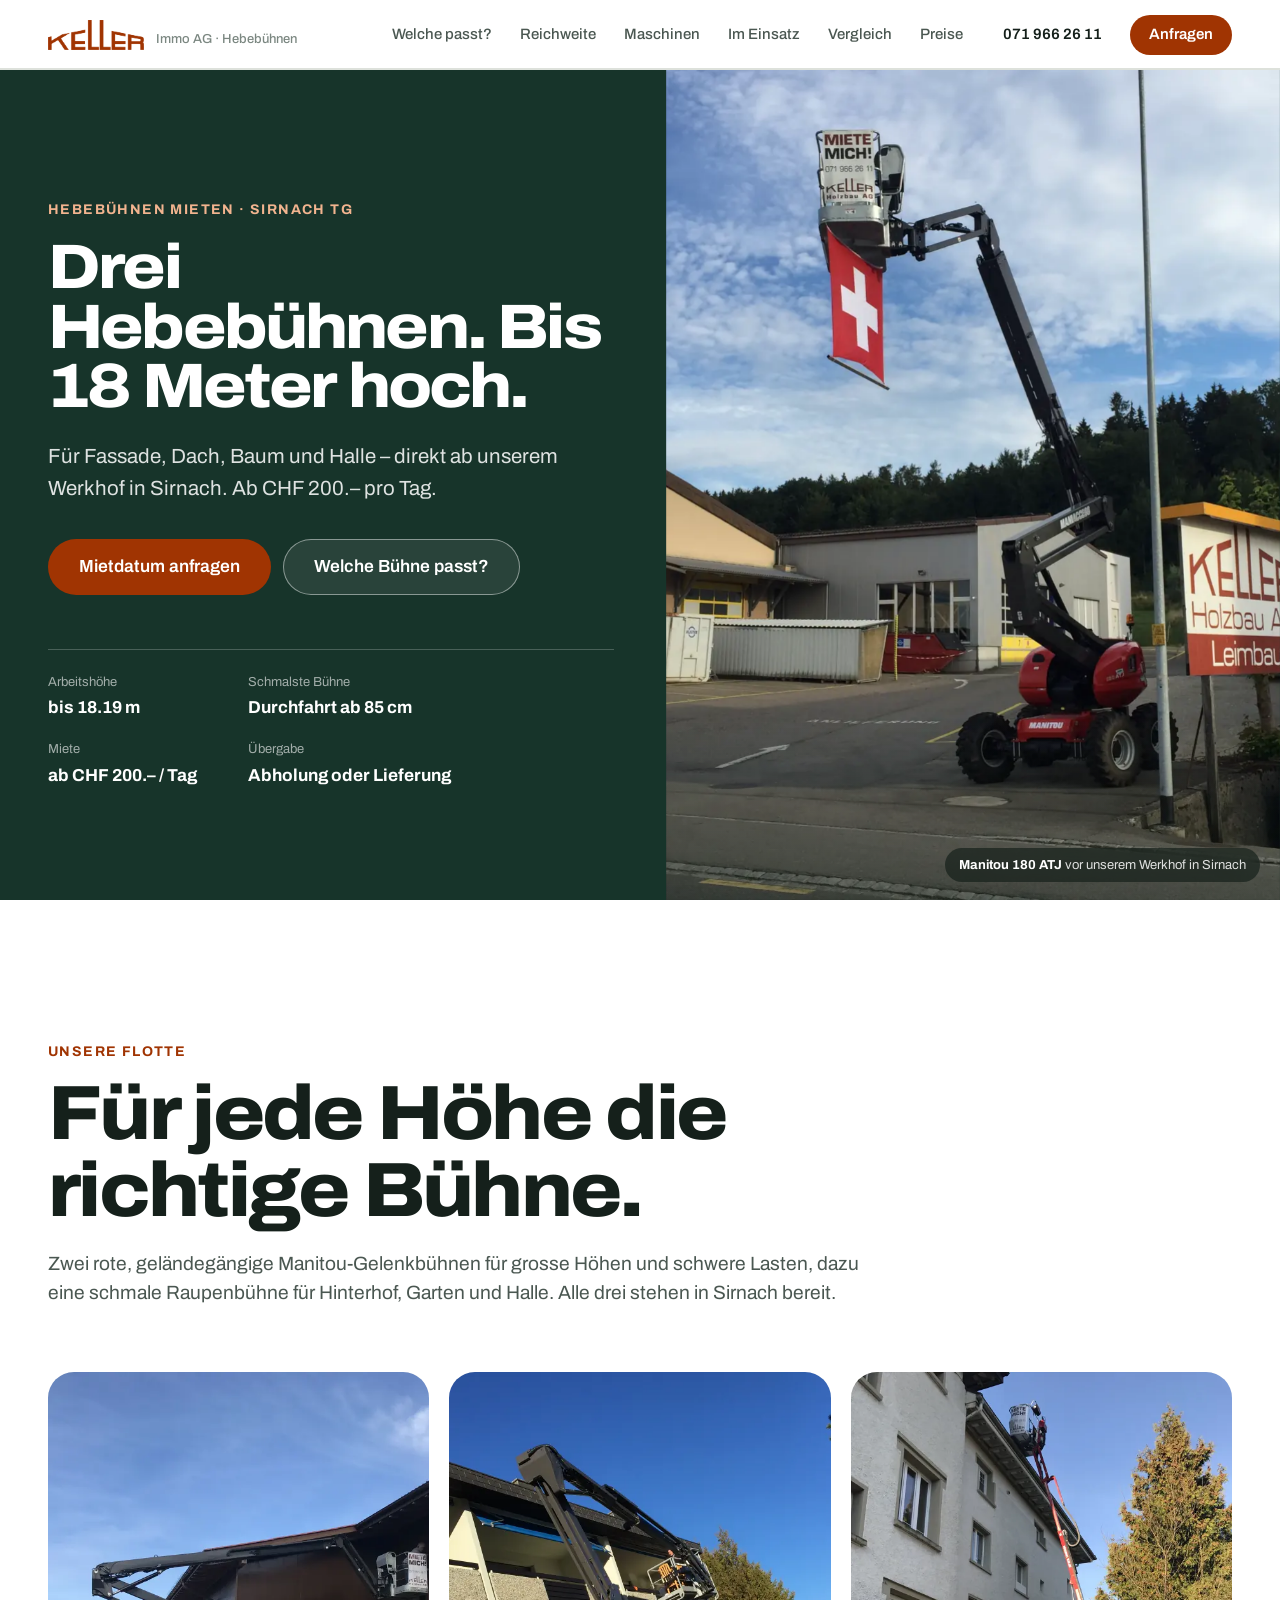
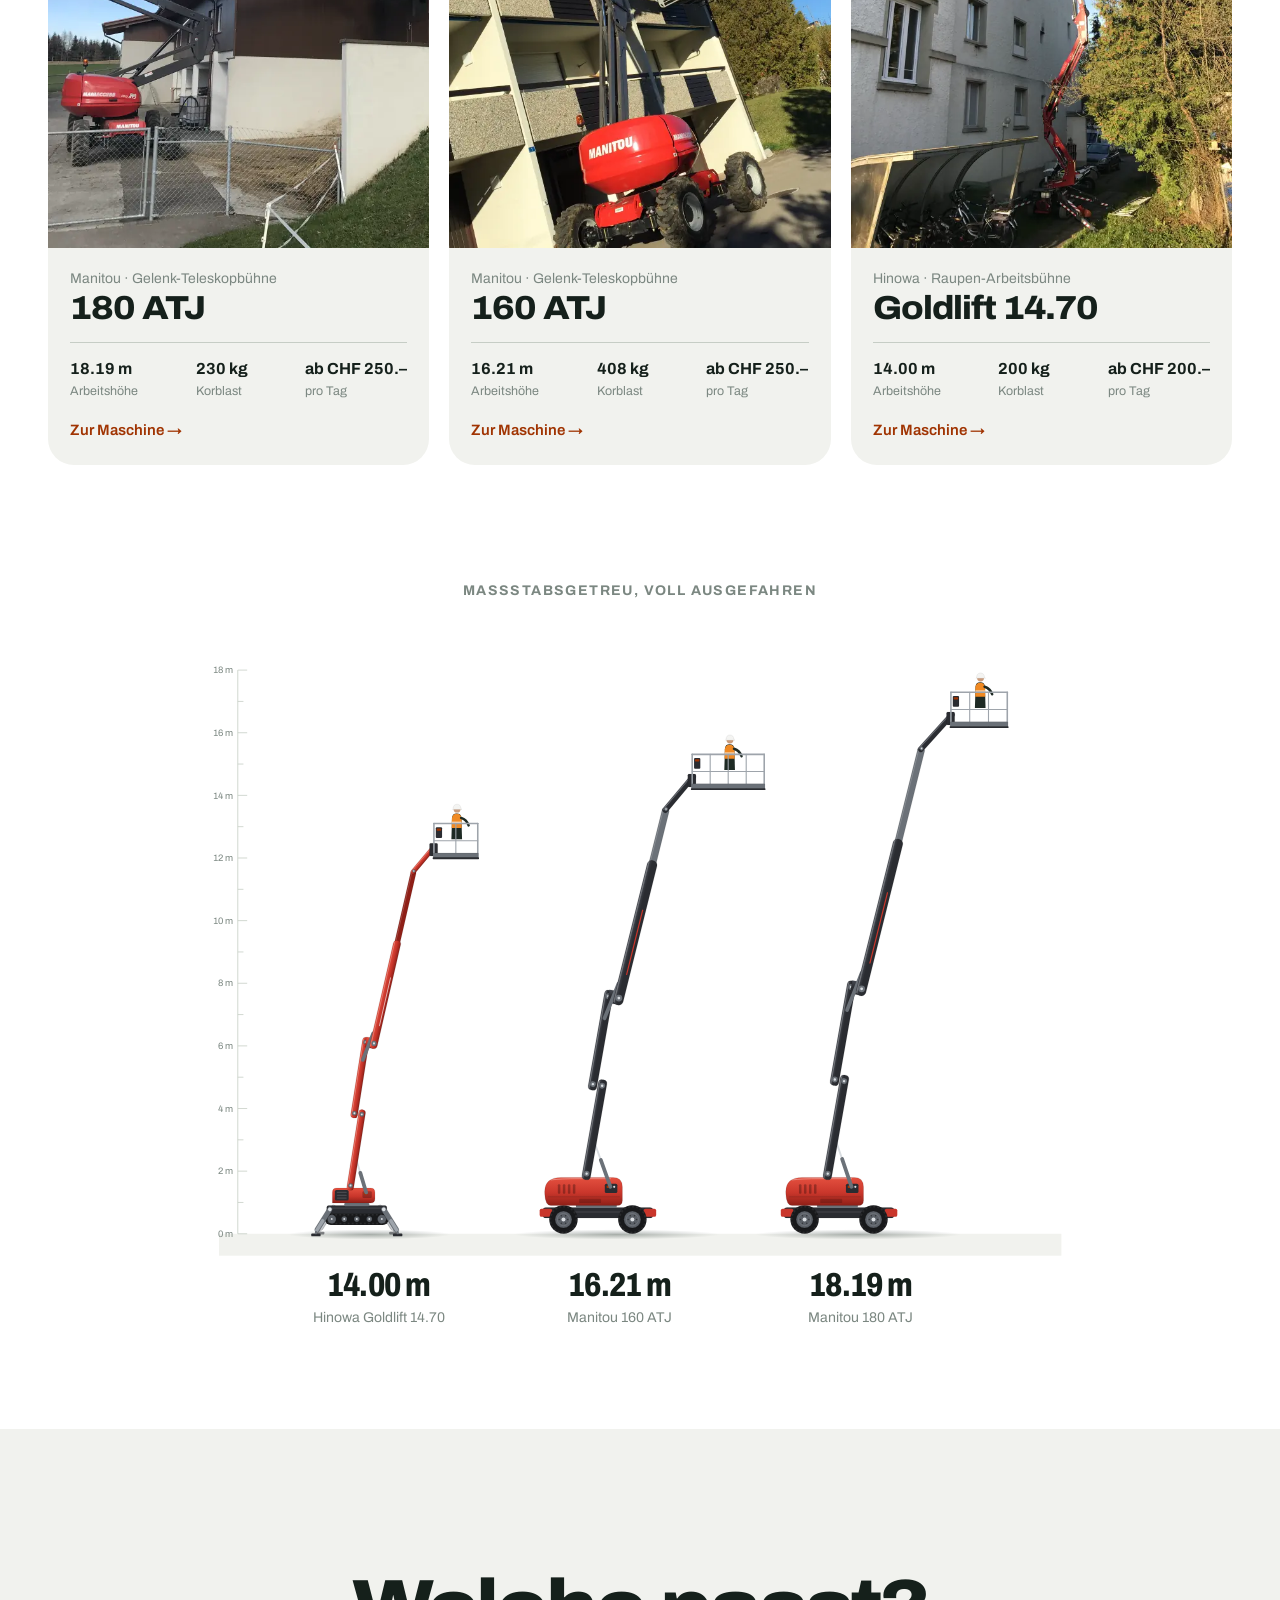
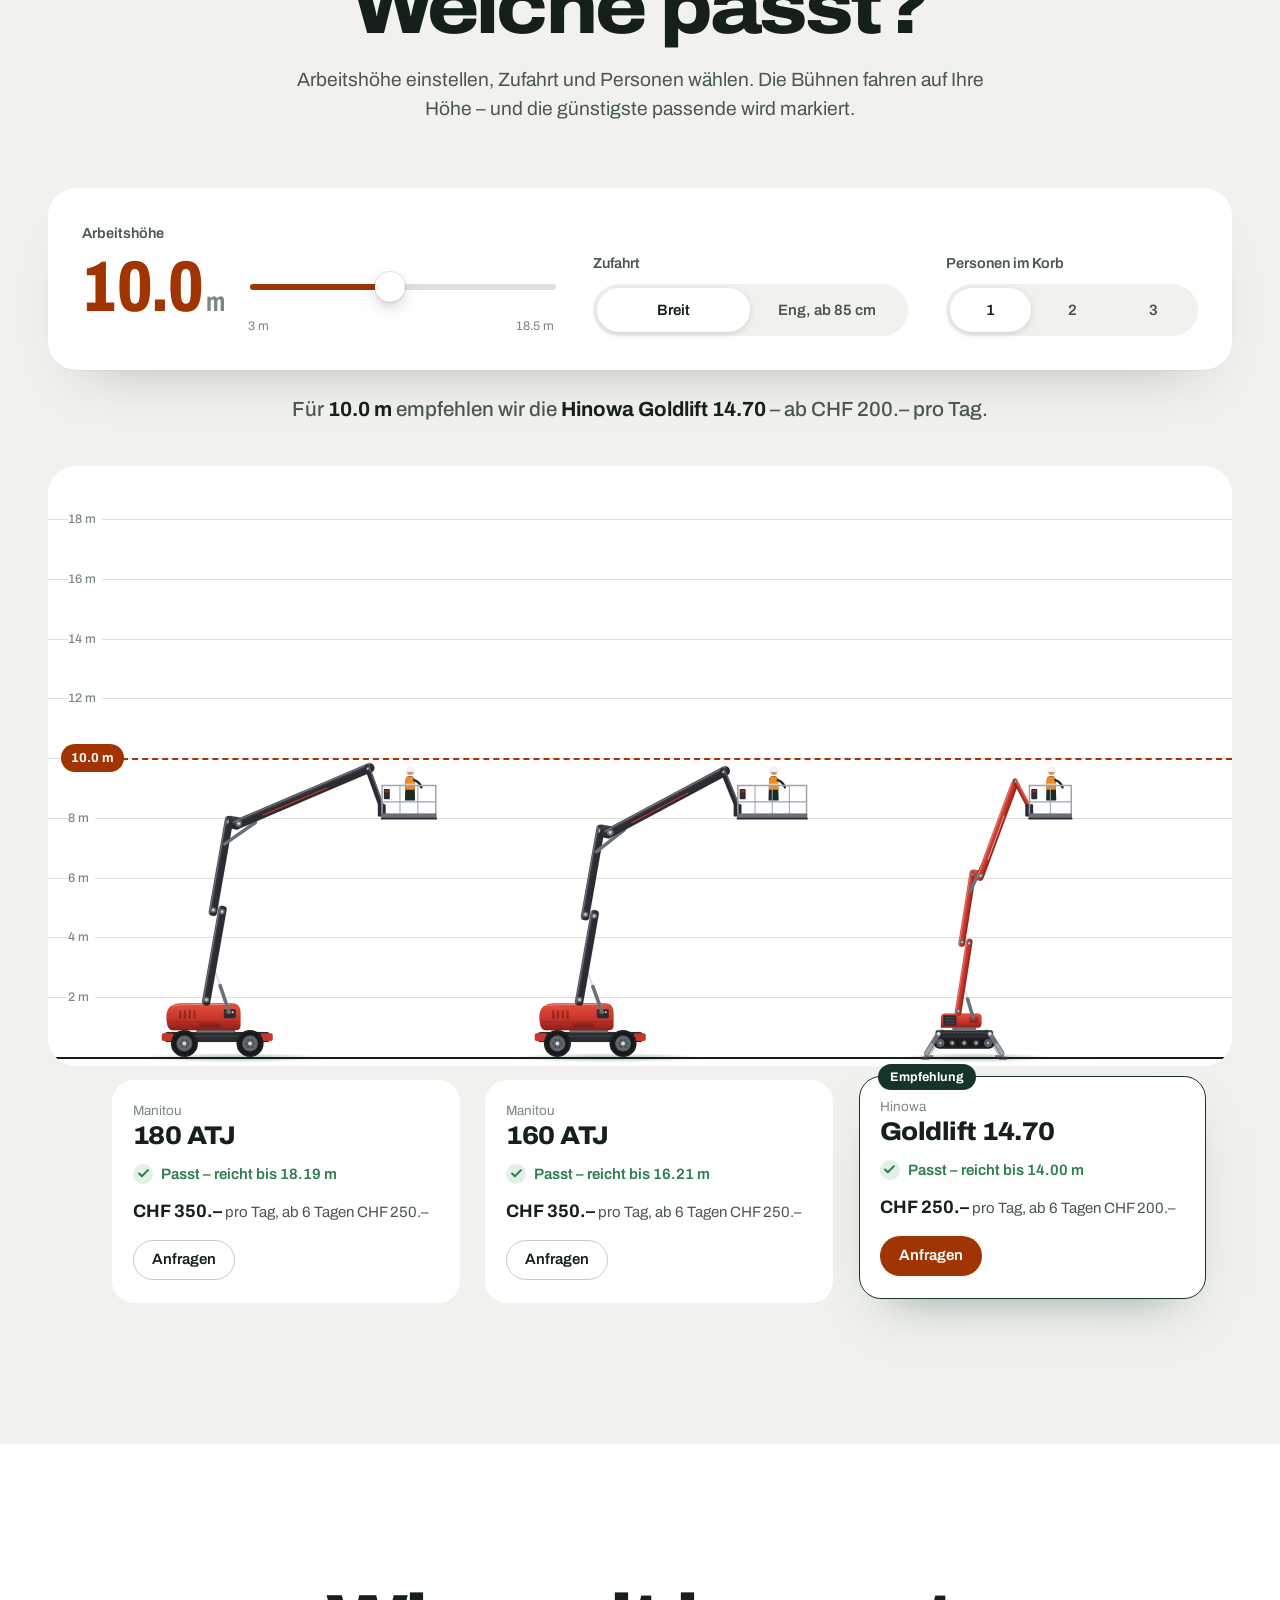
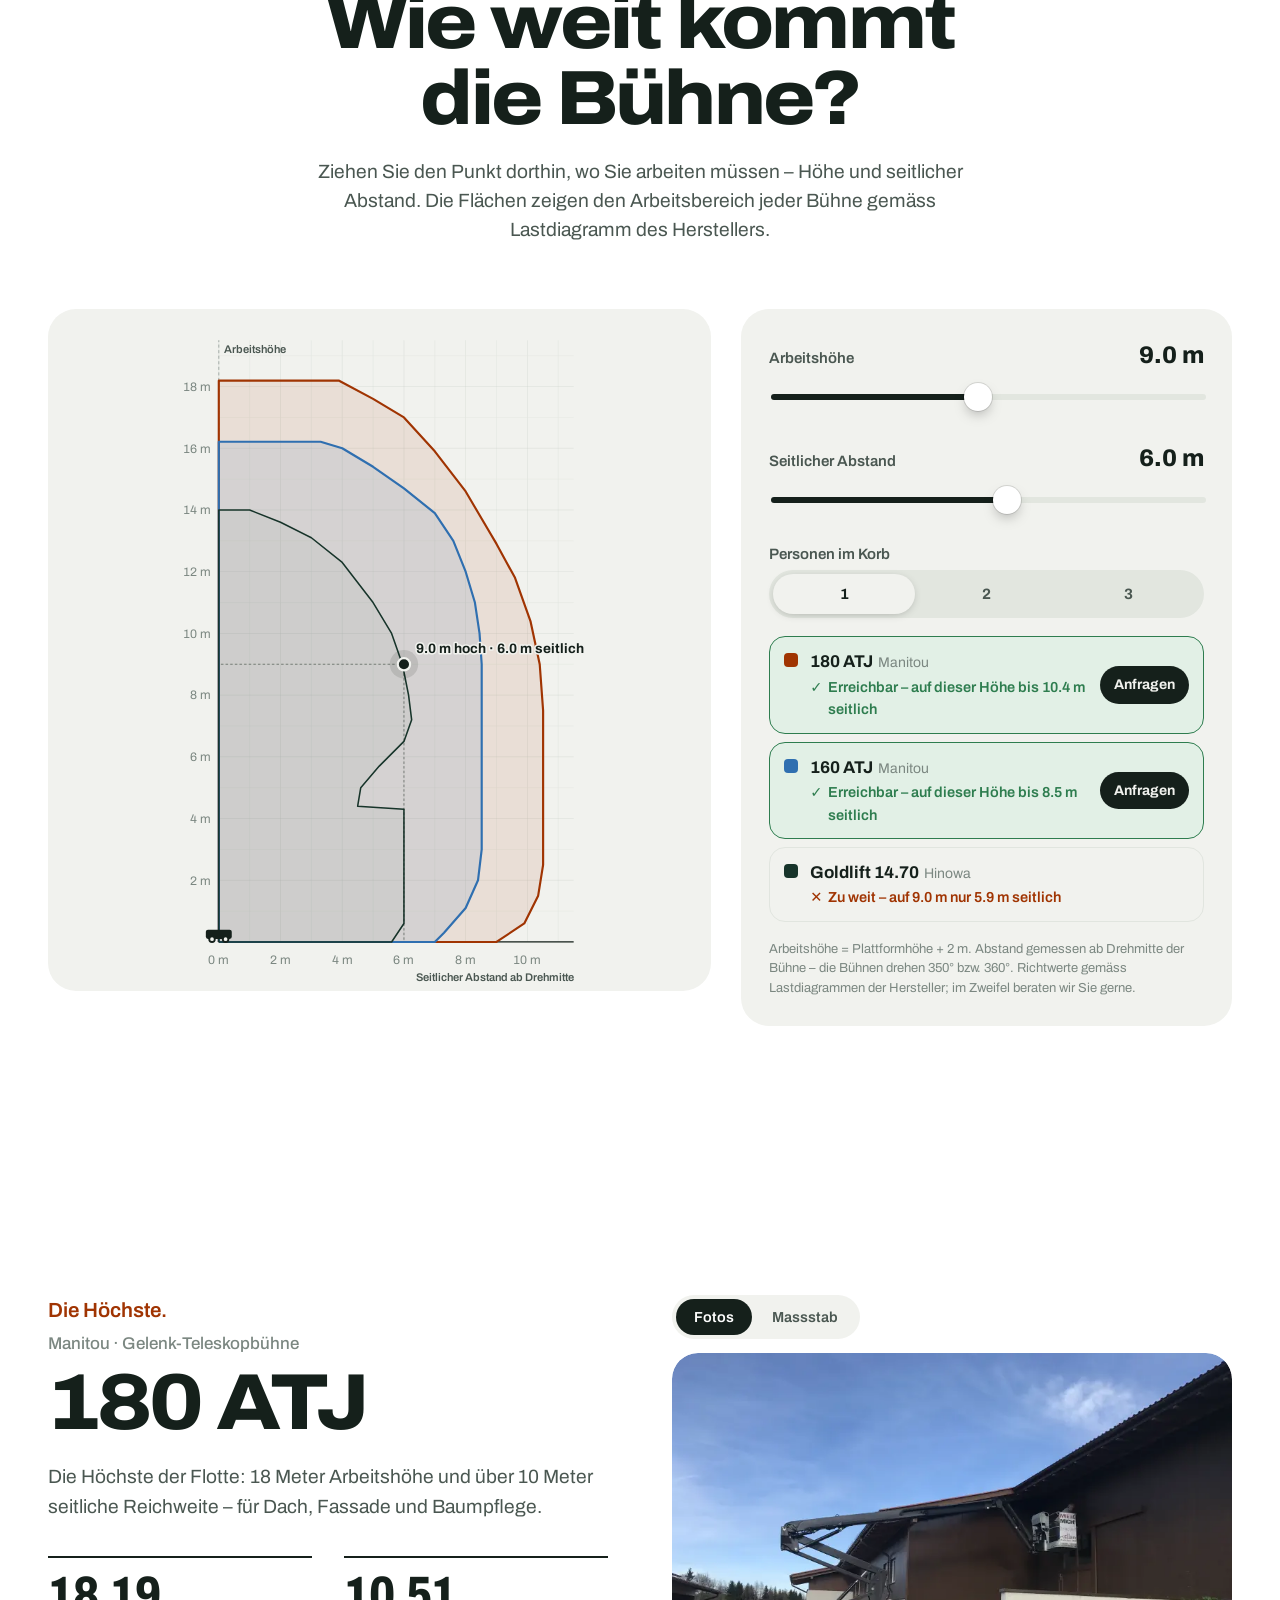
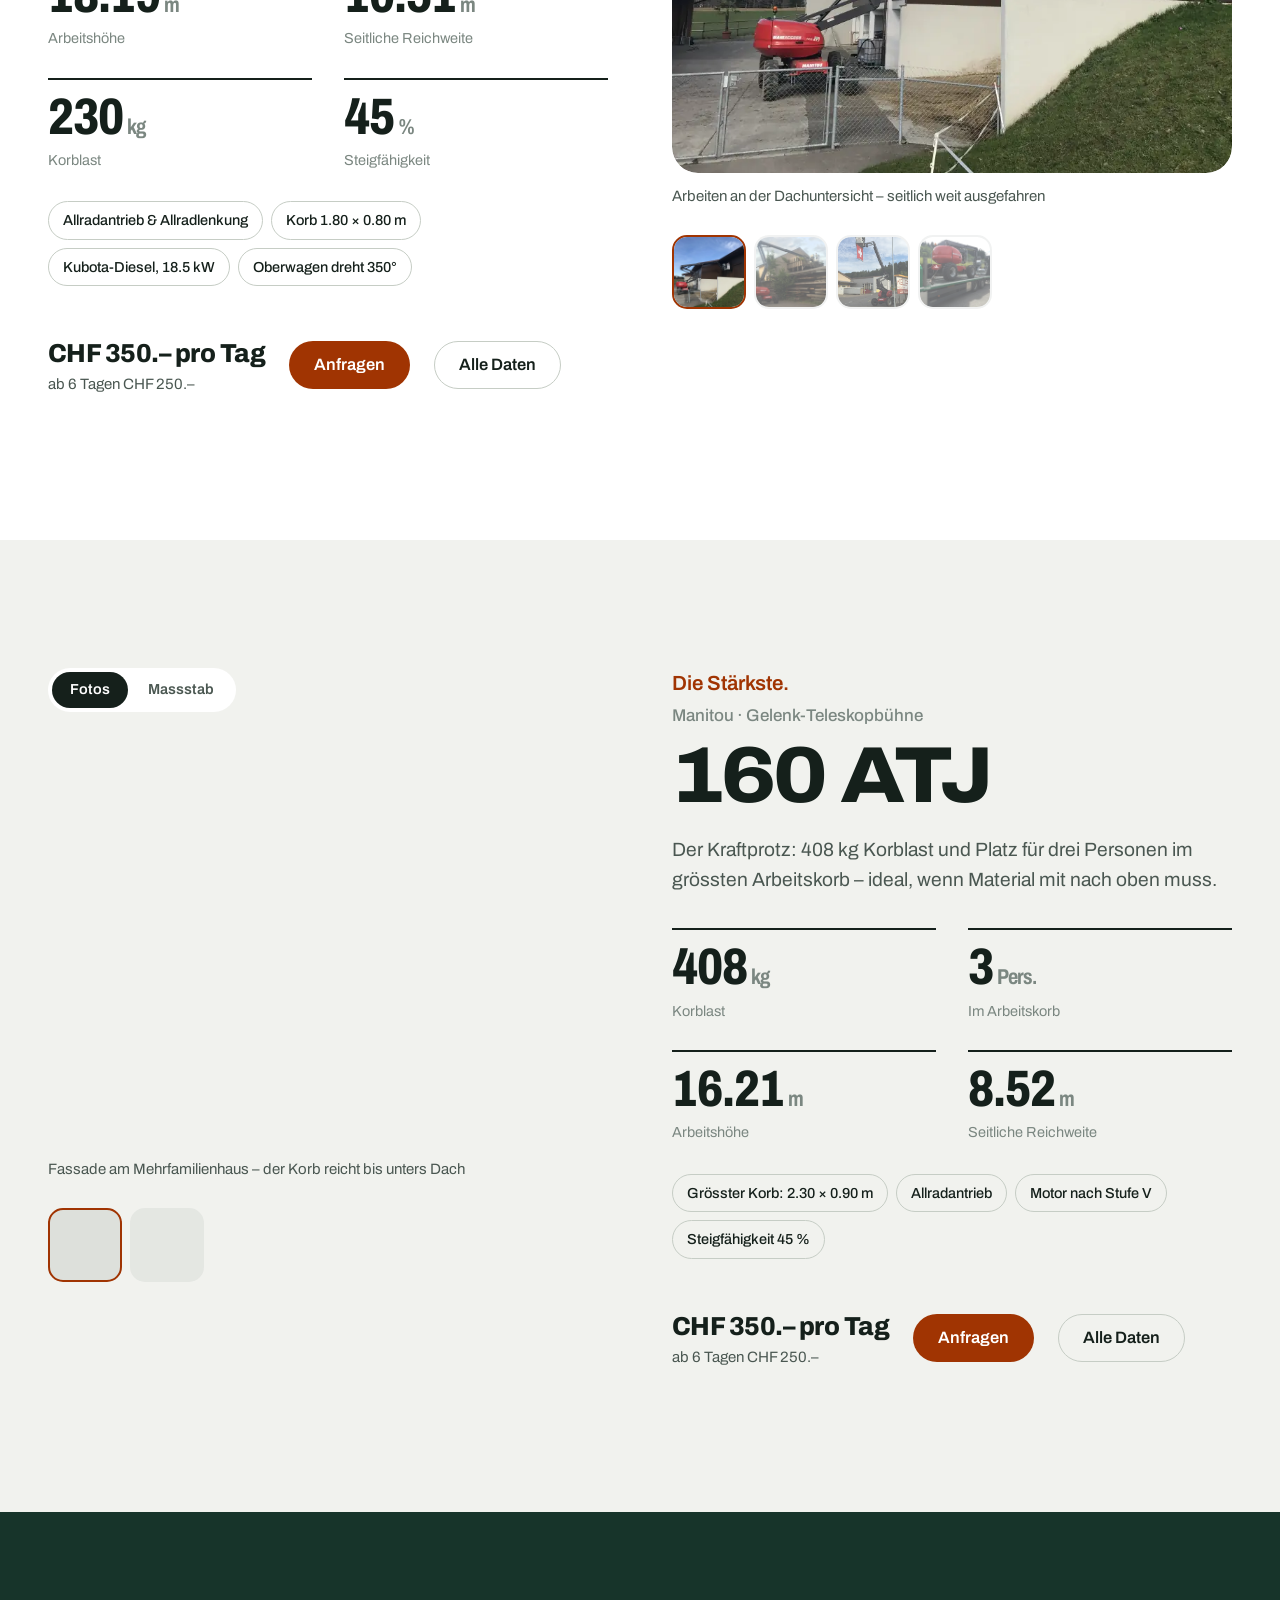
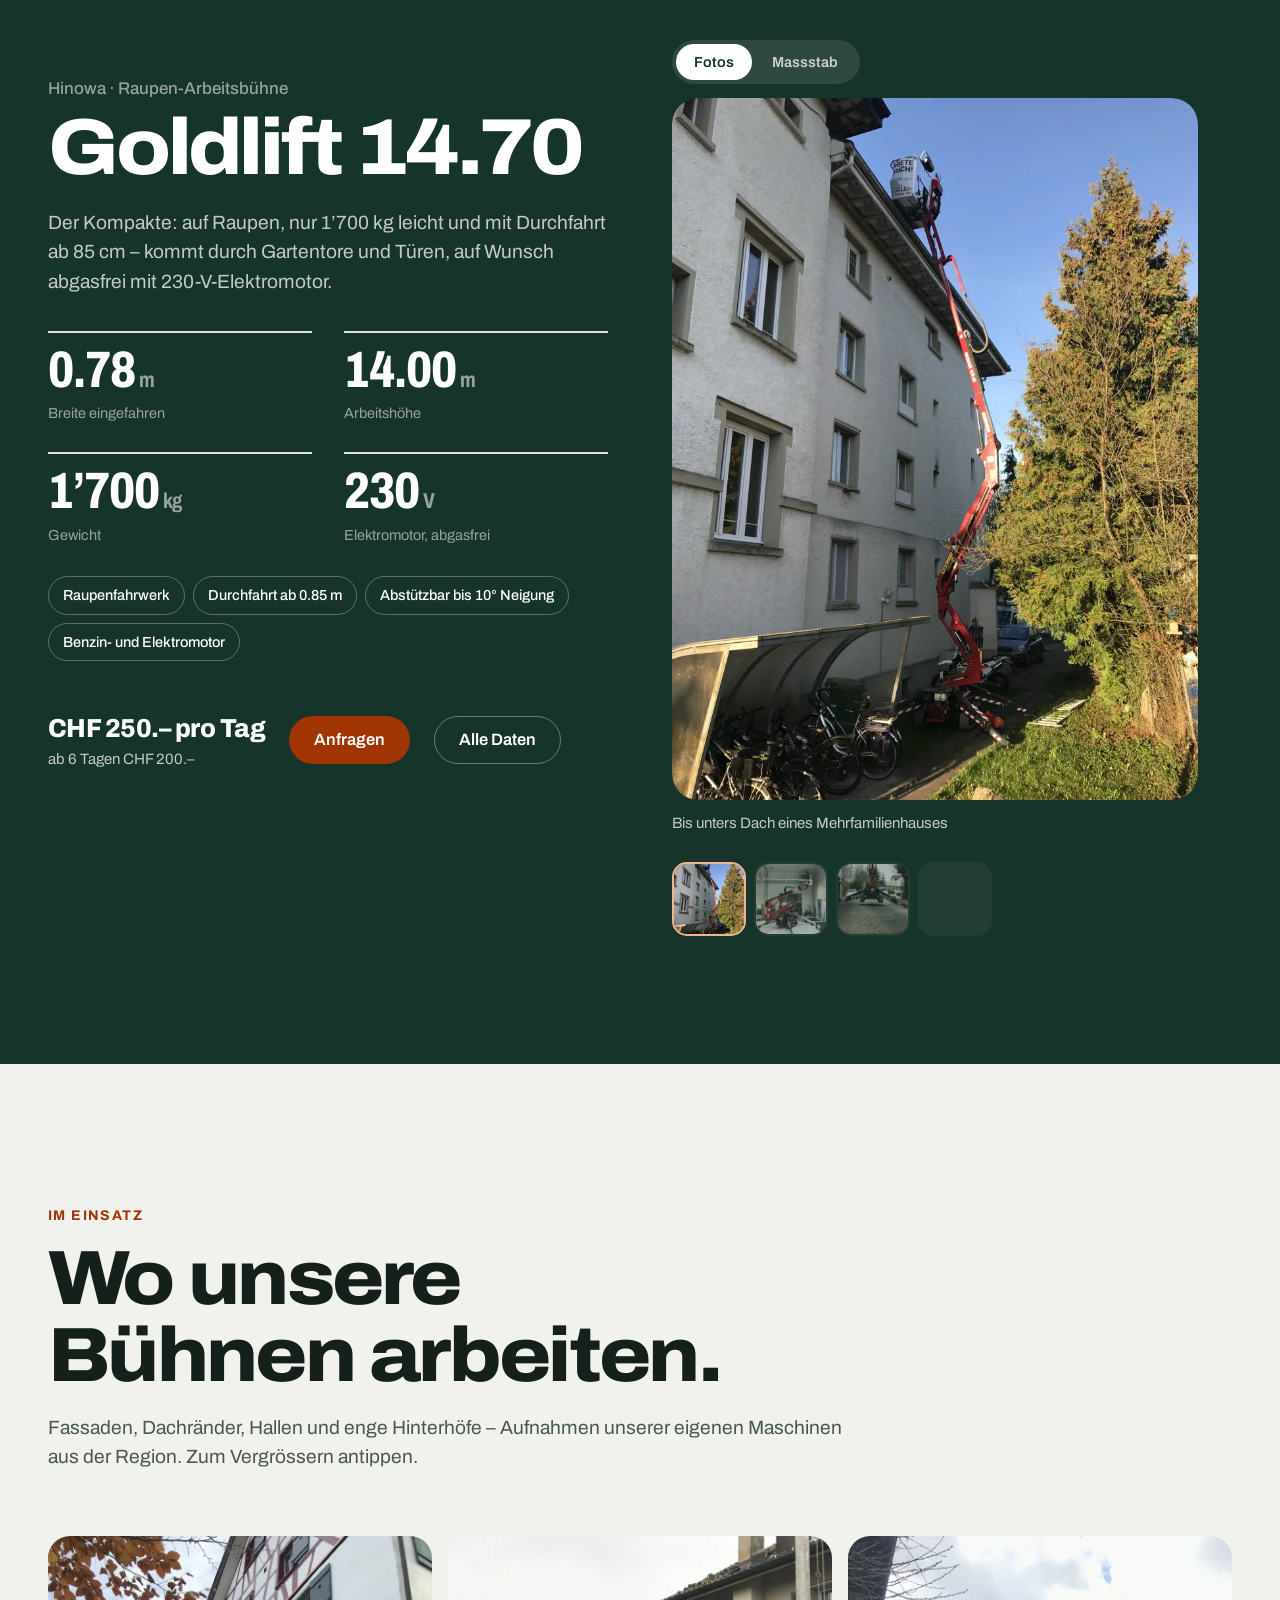
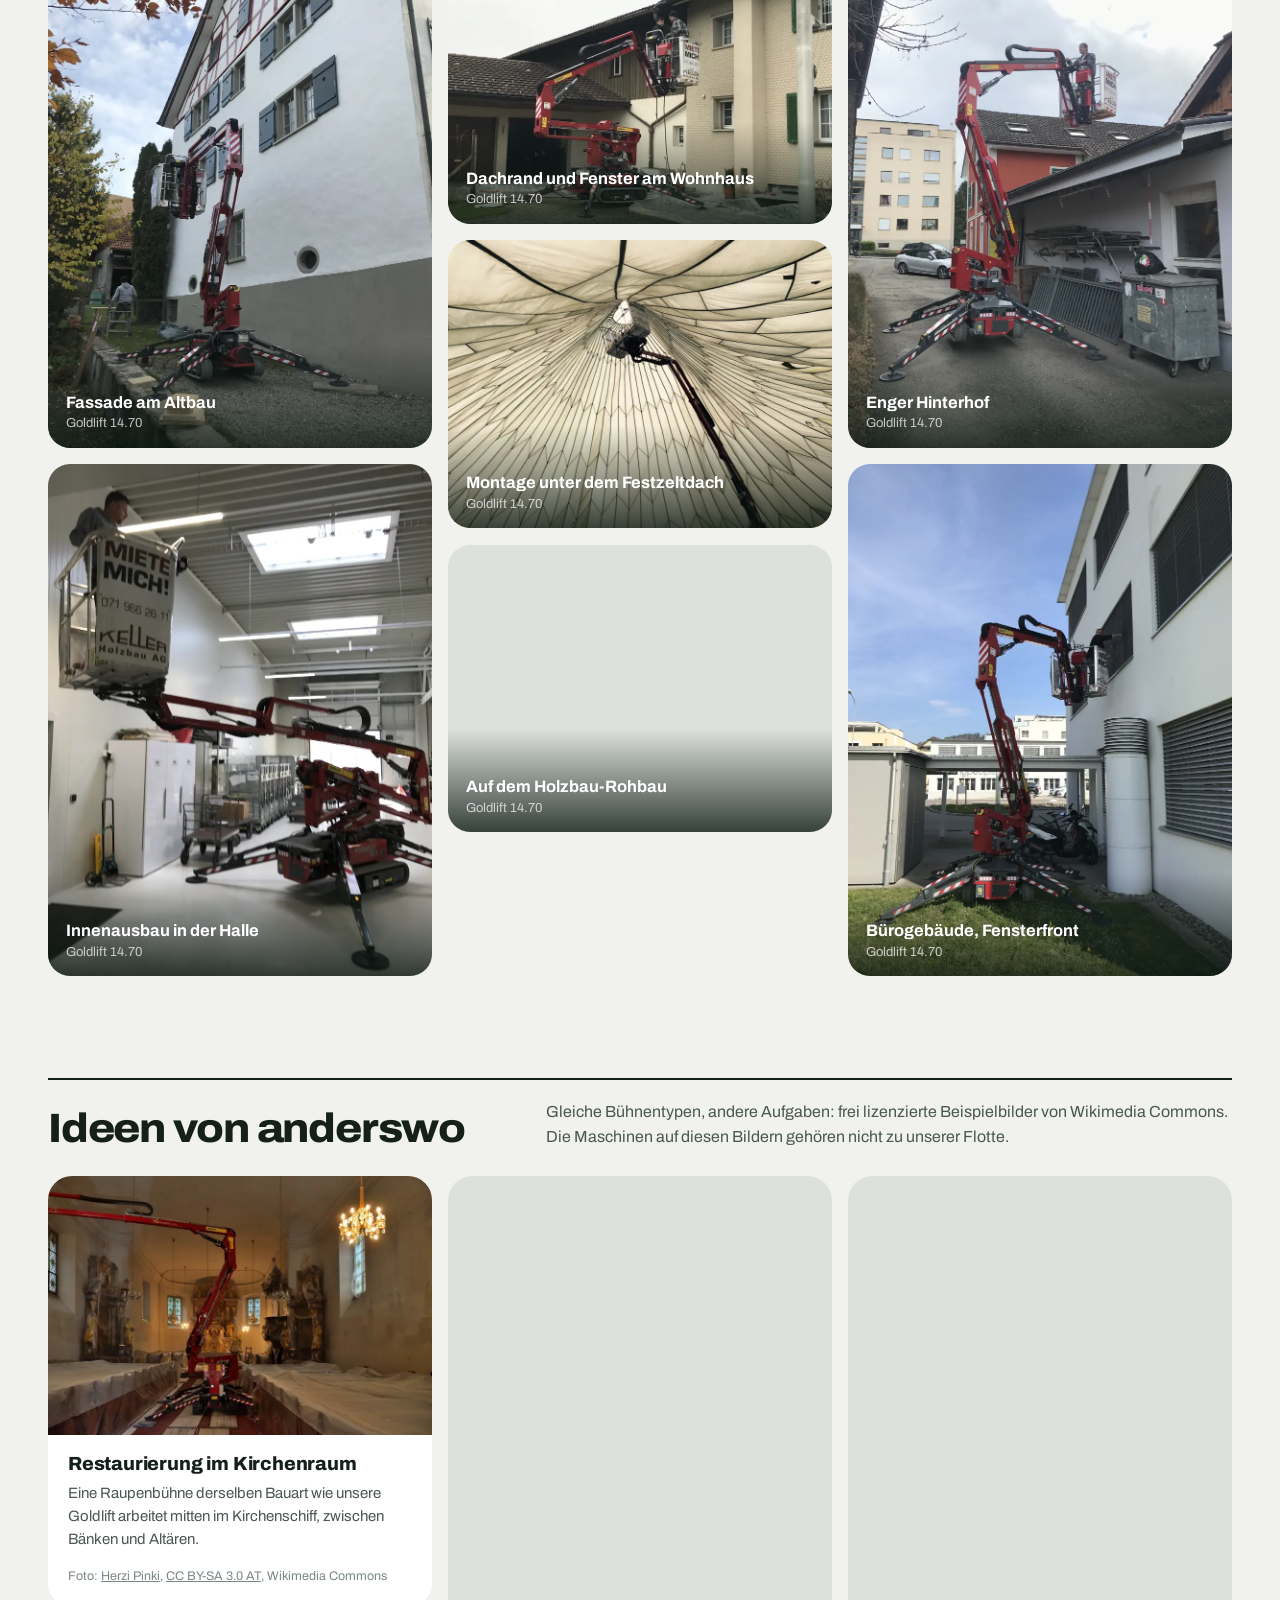
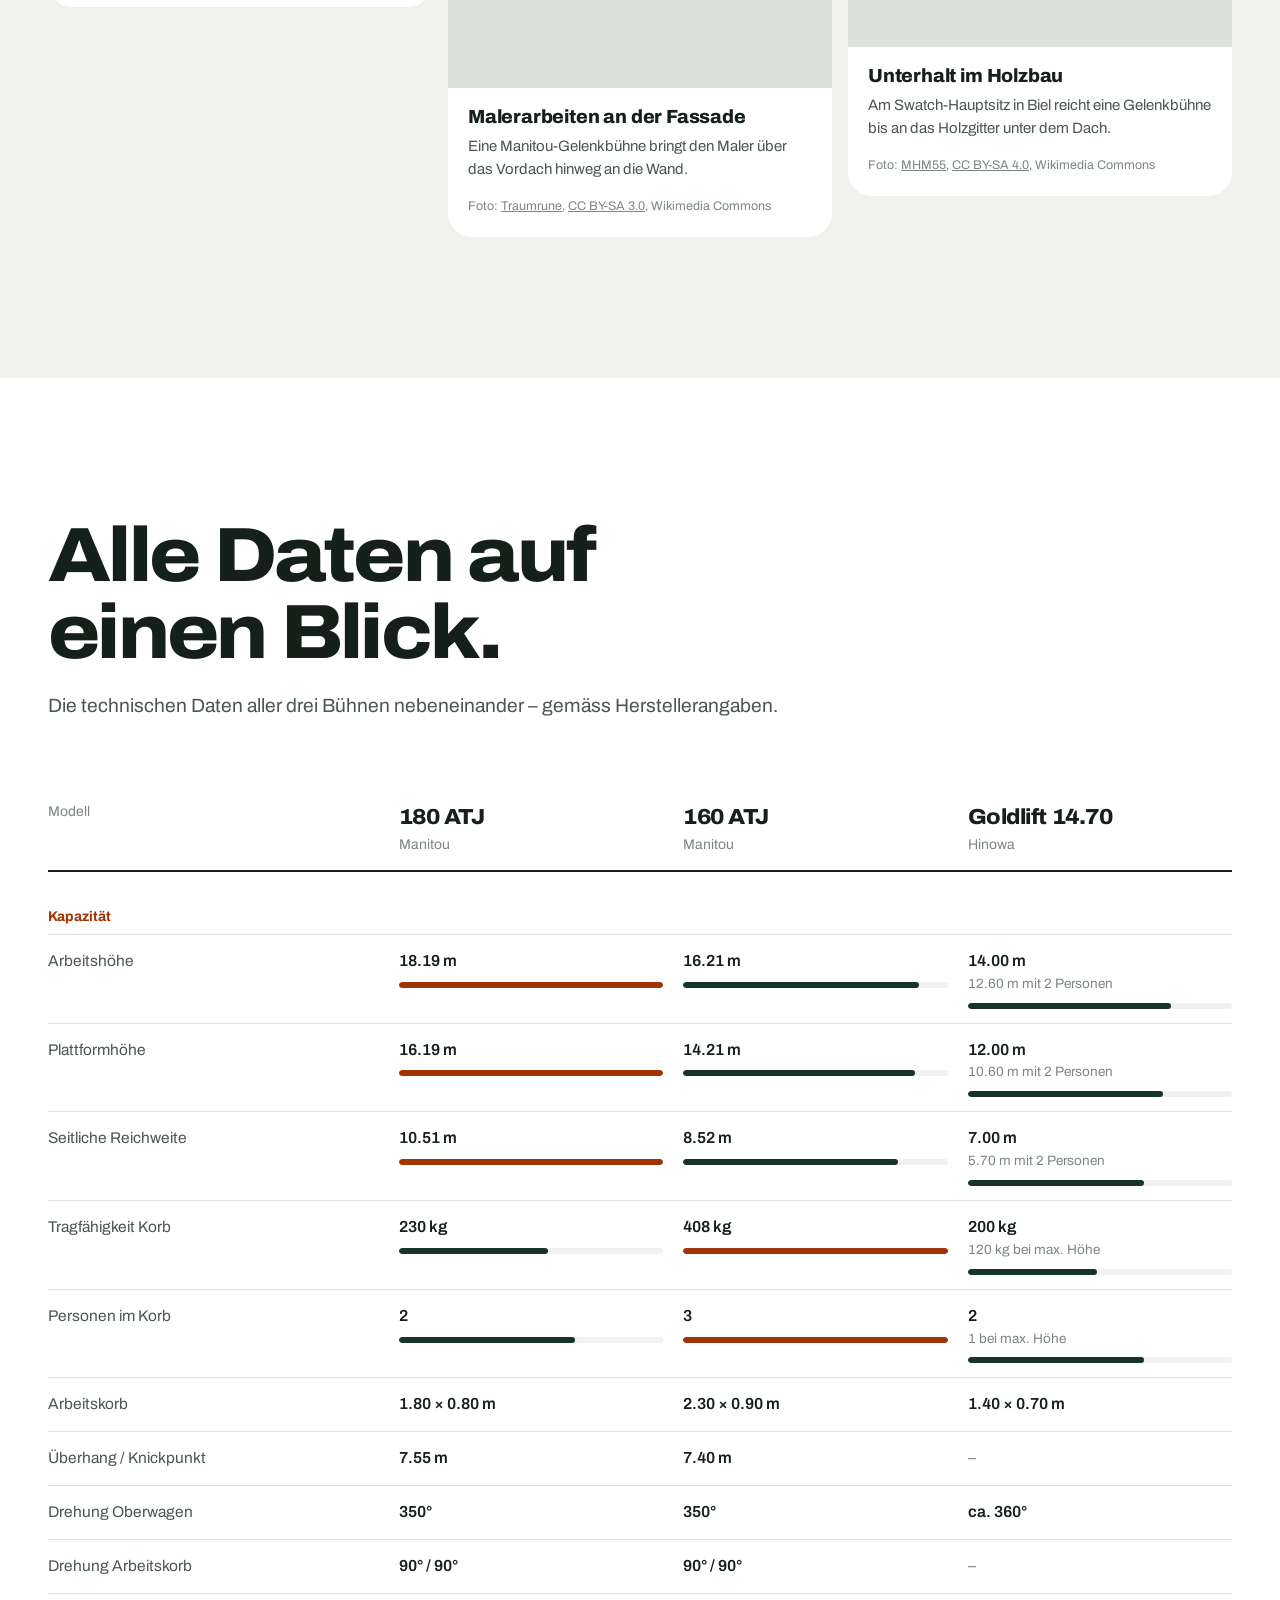
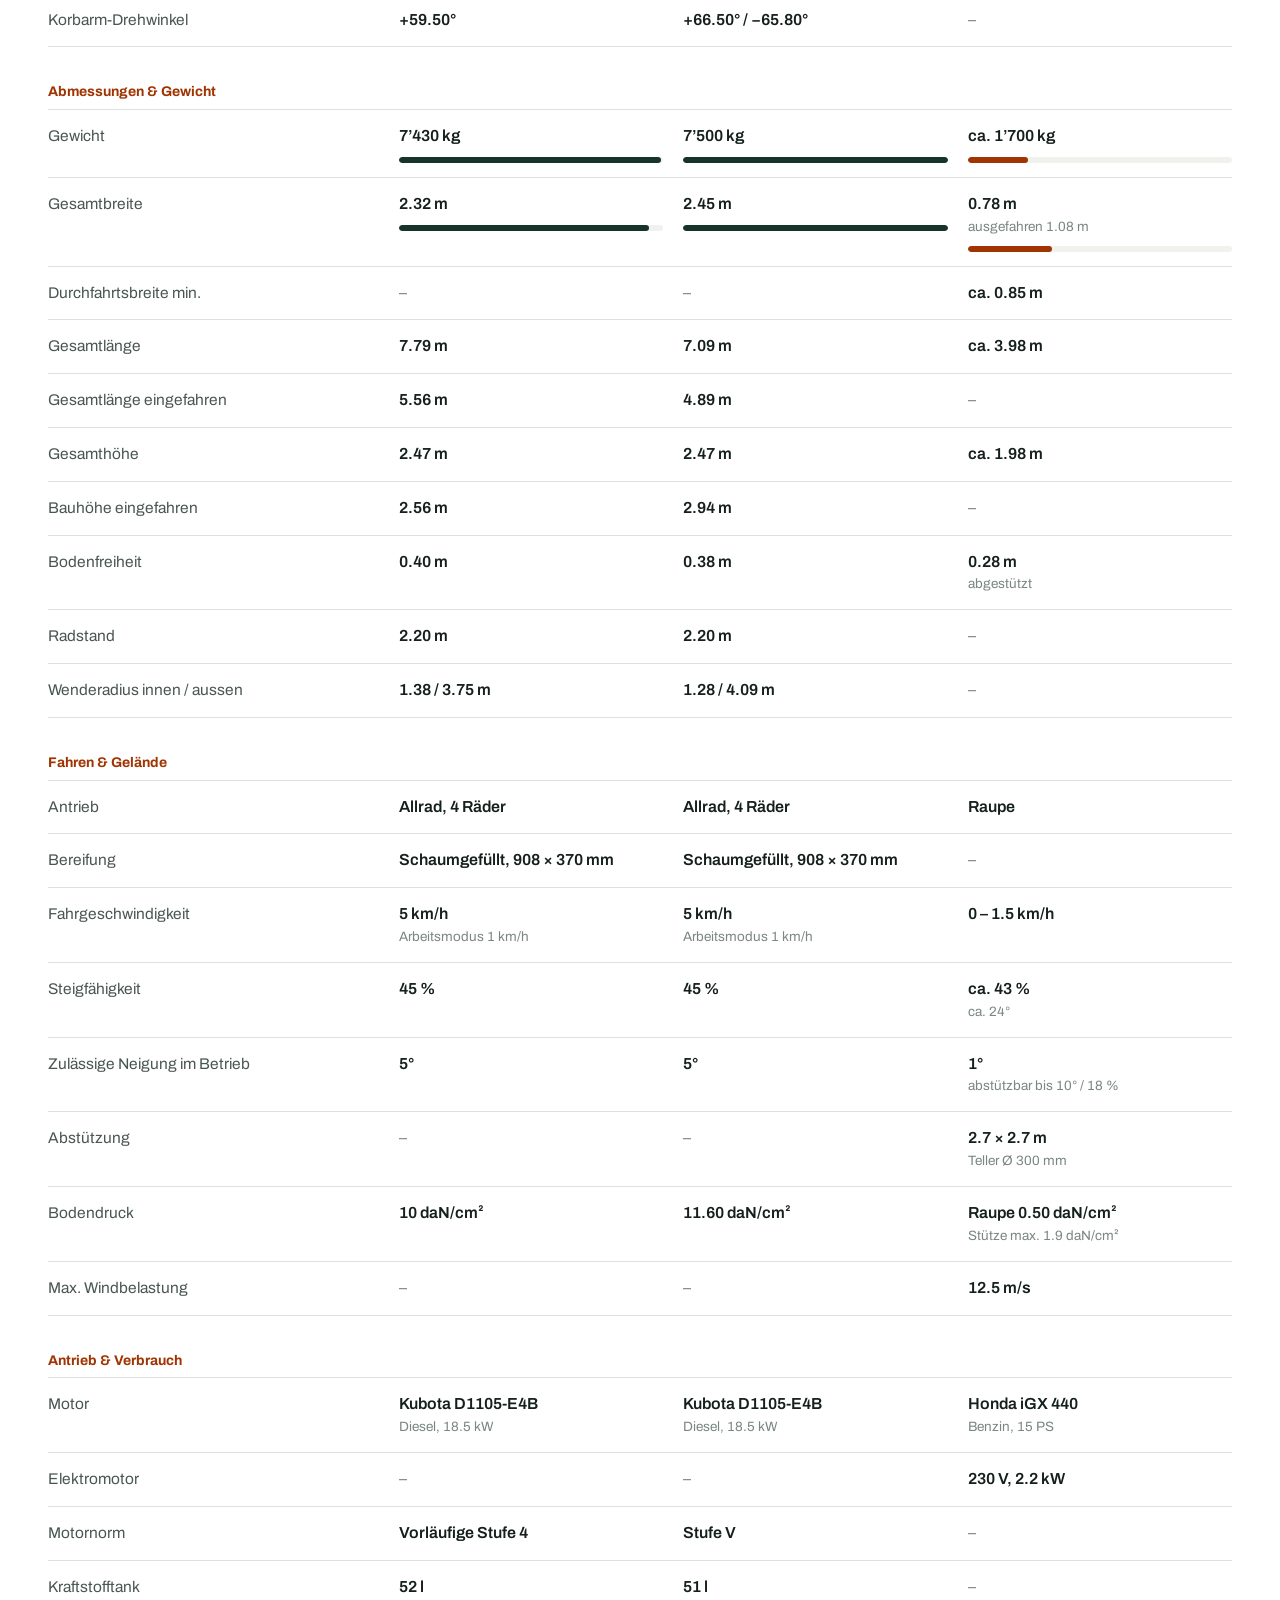
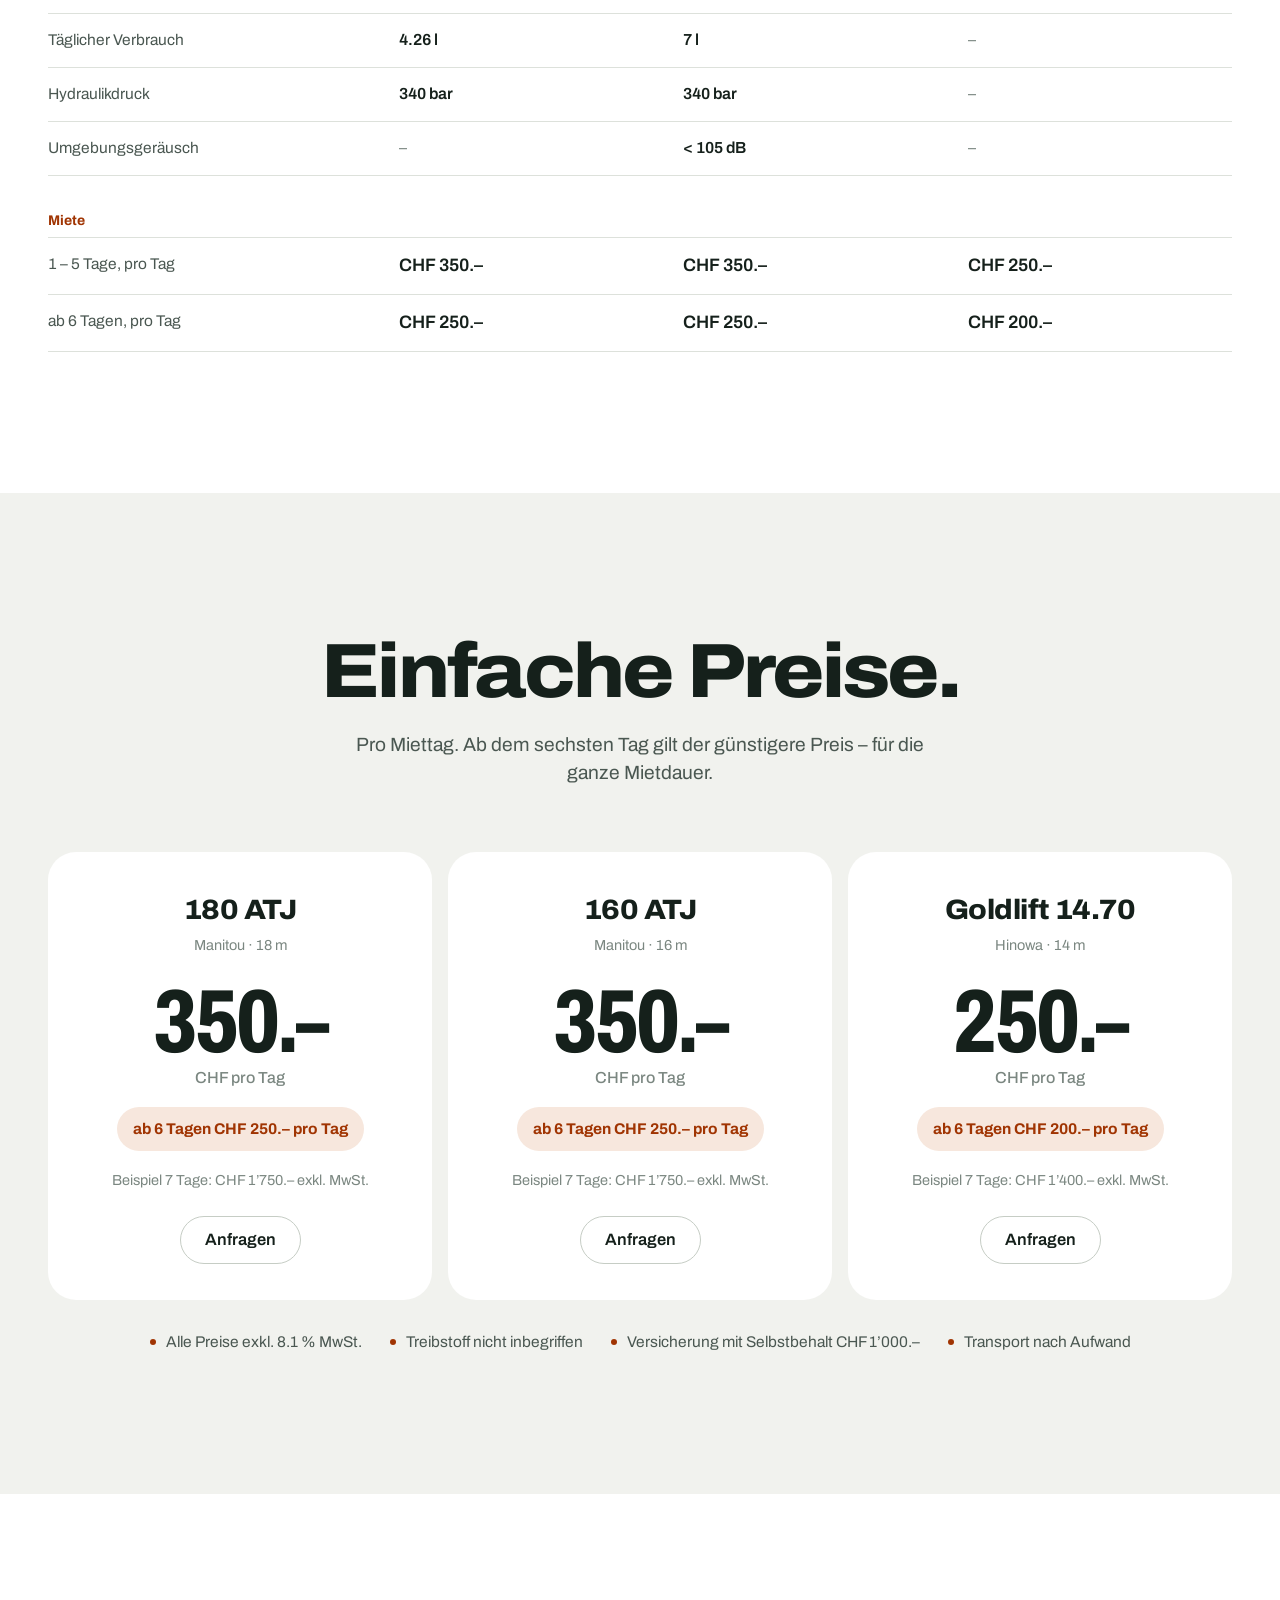
<file: version-5/index.html>
<!doctype html>
<html lang="de-CH">
<head>
  <meta charset="utf-8">
  <meta name="viewport" content="width=device-width, initial-scale=1, viewport-fit=cover">
  <title>Hebebühnen mieten in Sirnach TG | Keller Immo AG</title>
  <meta name="description" content="Drei Hebebühnen bis 18 m Arbeitshöhe mieten: Manitou 180 ATJ, Manitou 160 ATJ und Hinowa Goldlift 14.70. Ab CHF 200.– pro Tag, direkt ab Sirnach TG.">
  <meta name="robots" content="noindex, nofollow">
  <meta name="theme-color" content="#FFFFFF">
  <meta property="og:title" content="Hebebühnen mieten in Sirnach TG – Keller Immo AG">
  <meta property="og:description" content="Drei Hebebühnen bis 18 m Arbeitshöhe. Ab CHF 200.– pro Tag.">
  <meta property="og:type" content="website">
  <meta property="og:image" content="https://marco-p-keller.github.io/keller-hebebuehnen/version-5/assets/og-image.jpg">
  <link rel="preload" as="image" type="image/webp" href="assets/img/hero-180atj-1400.webp" imagesrcset="assets/img/hero-180atj-900.webp 900w, assets/img/hero-180atj-1400.webp 1400w, assets/img/hero-180atj-1900.webp 1900w" imagesizes="(max-width: 760px) 100vw, 45vw">
  <link rel="icon" href="data:image/svg+xml,%3Csvg xmlns='http://www.w3.org/2000/svg' viewBox='0 0 64 64'%3E%3Crect width='64' height='64' rx='14' fill='%23A03402'/%3E%3Cpath d='M18 14h8v16l14-16h10L34 32l17 18H40L26 35v15h-8z' fill='%23fff'/%3E%3C/svg%3E">
  <link rel="preconnect" href="https://fonts.googleapis.com">
  <link rel="preconnect" href="https://fonts.gstatic.com" crossorigin>
  <link href="https://fonts.googleapis.com/css2?family=Archivo:wdth,wght@62..125,300..900&display=swap" rel="stylesheet">
  <link rel="stylesheet" href="reach.css">
  <link rel="stylesheet" href="styles.css">
</head>
<body>
  <a class="skip" href="#inhalt">Zum Inhalt springen</a>

  <header class="site-header" data-header>
    <div class="wrap header-inner">
      <a class="logo" href="#top" aria-label="Keller Immo AG – zur Startseite">
        <img class="logo-img" src="assets/keller-logo.png" alt="Keller" width="560" height="175">
        <span class="logo-sub">Immo AG · Hebebühnen</span>
      </a>
      <nav class="nav" aria-label="Hauptnavigation">
        <a href="#finder">Welche passt?</a>
        <a href="#reichweite">Reichweite</a>
        <a href="#maschinen">Maschinen</a>
        <a href="#einsatz">Im Einsatz</a>
        <a href="#vergleich">Vergleich</a>
        <a href="#preise">Preise</a>
      </nav>
      <a class="header-phone" href="tel:+41719662611">071 966 26 11</a>
      <a class="btn btn--rust btn--sm header-cta" href="#anfrage">Anfragen</a>
      <button class="menu-btn" type="button" aria-expanded="false" aria-controls="mobile-menu" data-menu-btn><span class="sr">Menü öffnen</span><i></i><i></i></button>
    </div>
    <div class="progress" aria-hidden="true"><i data-progress></i></div>
  </header>
  <div class="mobile-menu" id="mobile-menu" data-menu hidden>
    <nav aria-label="Mobile Navigation">
      <a href="#finder">Welche passt?</a>
      <a href="#reichweite">Reichweite</a>
      <a href="#maschinen">Maschinen</a>
      <a href="#einsatz">Im Einsatz</a>
      <a href="#vergleich">Vergleich</a>
      <a href="#preise">Preise</a>
      <a href="#anfrage">Anfrage</a>
      <a href="#kontakt">Kontakt</a>
    </nav>
    <div class="mobile-menu-foot">
      <a class="btn btn--rust btn--block" href="#anfrage">Hebebühne anfragen</a>
      <a class="btn btn--line btn--block" href="tel:+41719662611">071 966 26 11 anrufen</a>
    </div>
  </div>

  <main id="inhalt">
    <!-- ============ 1 · HERO ============ -->
    <section class="hero" id="top">
      <div class="hero-copy">
        <p class="hero-kicker">Hebebühnen mieten · Sirnach TG</p>
        <h1 class="hero-title" data-split>Drei Hebebühnen. Bis 18&nbsp;Meter hoch.</h1>
        <p class="hero-lead">Für Fassade, Dach, Baum und Halle – direkt ab unserem Werkhof in Sirnach. <span class="nowrap">Ab CHF 200.– pro Tag.</span></p>
        <div class="hero-cta">
          <a class="btn btn--rust btn--lg" href="#anfrage">Mietdatum anfragen</a>
          <a class="btn btn--glass btn--lg" href="#finder">Welche Bühne passt?</a>
        </div>
        <dl class="hero-facts">
          <div><dt>Arbeitshöhe</dt><dd>bis 18.19&nbsp;m</dd></div>
          <div><dt>Schmalste Bühne</dt><dd>Durchfahrt ab 85&nbsp;cm</dd></div>
          <div><dt>Miete</dt><dd>ab CHF 200.–&nbsp;/&nbsp;Tag</dd></div>
          <div><dt>Übergabe</dt><dd>Abholung oder Lieferung</dd></div>
        </dl>
      </div>
      <figure class="hero-media">
        <img src="assets/img/hero-180atj-1400.webp" srcset="assets/img/hero-180atj-900.webp 900w, assets/img/hero-180atj-1400.webp 1400w, assets/img/hero-180atj-1900.webp 1900w" sizes="(max-width: 760px) 100vw, 45vw" width="2448" height="3264" alt="Die Manitou 180 ATJ von Keller voll ausgefahren vor dem Werkhof in Sirnach, am Arbeitskorb das Schild «Miete mich!» und eine Schweizer Fahne" fetchpriority="high">
        <figcaption class="hero-credit"><b>Manitou 180 ATJ</b> vor unserem Werkhof in Sirnach</figcaption>
      </figure>
    </section>

    <!-- ============ 1b · FLOTTE ============ -->
    <section class="section fleet" id="flotte" aria-labelledby="flotte-title">
      <div class="wrap">
        <header class="head">
          <p class="eyebrow" data-reveal>Unsere Flotte</p>
          <h2 class="title" id="flotte-title" data-reveal>Für jede Höhe die richtige Bühne.</h2>
          <p class="lead" data-reveal>Zwei rote, geländegängige Manitou-Gelenkbühnen für grosse Höhen und schwere Lasten, dazu eine schmale Raupenbühne für Hinterhof, Garten und Halle. Alle drei stehen in Sirnach bereit.</p>
        </header>
        <ul class="fleet-cards" data-fleet-list></ul>
        <figure class="group" data-group aria-label="Die drei Hebebühnen nebeneinander, massstabsgetreu, voll ausgefahren">
          <figcaption class="group-cap">Massstabsgetreu, voll ausgefahren</figcaption>
          <div class="group-labels" data-group-labels aria-hidden="true"></div>
        </figure>
      </div>
    </section>

    <!-- ============ 2 · FINDER ============ -->
    <section class="section finder" id="finder" aria-labelledby="finder-title">
      <div class="wrap">
        <header class="head head--center">
          <h2 class="title" id="finder-title" data-reveal>Welche passt?</h2>
          <p class="lead" data-reveal>Arbeitshöhe einstellen, Zufahrt und Personen wählen. Die Bühnen fahren auf Ihre Höhe – und die günstigste passende wird markiert.</p>
        </header>

        <div class="fx" data-reveal>
          <div class="fx-height">
            <label class="fx-label" for="need">Arbeitshöhe</label>
            <output class="fx-num" for="need" data-need-out>10.0<small>m</small></output>
            <input class="range" id="need" type="range" min="3" max="18.5" step="0.1" value="10" data-need aria-describedby="fx-result">
            <div class="fx-scale" aria-hidden="true"><span>3 m</span><span>18.5 m</span></div>
          </div>
          <div class="fx-opt">
            <span class="fx-label" id="lbl-access">Zufahrt</span>
            <div class="seg" role="radiogroup" aria-labelledby="lbl-access">
              <label><input type="radio" name="access" value="wide" checked><span>Breit</span></label>
              <label><input type="radio" name="access" value="narrow"><span>Eng, ab 85 cm</span></label>
            </div>
          </div>
          <div class="fx-opt">
            <span class="fx-label" id="lbl-persons">Personen im Korb</span>
            <div class="seg seg--3" role="radiogroup" aria-labelledby="lbl-persons">
              <label><input type="radio" name="persons" value="1" checked><span>1</span></label>
              <label><input type="radio" name="persons" value="2"><span>2</span></label>
              <label><input type="radio" name="persons" value="3"><span>3</span></label>
            </div>
          </div>
        </div>
        <p class="fx-result" id="fx-result" data-fx-result aria-live="polite"></p>

        <div class="lineup" data-lineup>
          <div class="lineup-canvas" data-lineup-canvas></div>
          <div class="verdicts" data-verdicts></div>
        </div>
      </div>
    </section>

    <!-- ============ 2b · REICHWEITE ============ -->
    <section class="section reach" id="reichweite" aria-labelledby="reach-title">
      <div class="wrap">
        <header class="head head--center">
          <h2 class="title" id="reach-title" data-reveal>Wie weit kommt die Bühne?</h2>
          <p class="lead" data-reveal>Ziehen Sie den Punkt dorthin, wo Sie arbeiten müssen – Höhe und seitlicher Abstand. Die Flächen zeigen den Arbeitsbereich jeder Bühne gemäss Lastdiagramm des Herstellers.</p>
        </header>
        <div data-reach></div>
      </div>
    </section>

    <!-- ============ 3 · MASCHINEN ============ -->
    <div id="maschinen" data-spots></div>

    <!-- ============ 3b · IM EINSATZ ============ -->
    <section class="section usecases" id="einsatz" aria-labelledby="einsatz-title">
      <div class="wrap">
        <header class="head">
          <p class="eyebrow" data-reveal>Im Einsatz</p>
          <h2 class="title" id="einsatz-title" data-reveal>Wo unsere Bühnen arbeiten.</h2>
          <p class="lead" data-reveal>Fassaden, Dachränder, Hallen und enge Hinterhöfe – Aufnahmen unserer eigenen Maschinen aus der Region. Zum Vergrössern antippen.</p>
        </header>
        <div class="bento" data-bento></div>

        <div class="ideas">
          <div class="ideas-head" data-reveal>
            <h3>Ideen von anderswo</h3>
            <p>Gleiche Bühnentypen, andere Aufgaben: frei lizenzierte Beispielbilder von Wikimedia Commons. Die Maschinen auf diesen Bildern gehören nicht zu unserer Flotte.</p>
          </div>
          <div class="ideas-grid" data-ideas></div>
        </div>
      </div>
    </section>

    <!-- ============ 4 · VERGLEICH ============ -->
    <section class="section compare" id="vergleich" aria-labelledby="vergleich-title">
      <div class="wrap">
        <header class="head">
          <h2 class="title" id="vergleich-title" data-reveal>Alle Daten auf einen Blick.</h2>
          <p class="lead" data-reveal>Die technischen Daten aller drei Bühnen nebeneinander – gemäss Herstellerangaben.</p>
        </header>
        <div class="cmp" role="table" aria-label="Technische Daten im Vergleich" data-compare></div>
      </div>
    </section>

    <!-- ============ 5 · PREISE ============ -->
    <section class="section prices" id="preise" aria-labelledby="preise-title">
      <div class="wrap">
        <header class="head head--center">
          <h2 class="title" id="preise-title" data-reveal>Einfache Preise.</h2>
          <p class="lead" data-reveal>Pro Miettag. Ab dem sechsten Tag gilt der günstigere Preis – für die ganze Mietdauer.</p>
        </header>
        <div class="price-grid" data-prices></div>
        <ul class="price-notes" data-reveal>
          <li>Alle Preise exkl. 8.1&nbsp;% MwSt.</li>
          <li>Treibstoff nicht inbegriffen</li>
          <li>Versicherung mit Selbstbehalt CHF 1’000.–</li>
          <li>Transport nach Aufwand</li>
        </ul>
      </div>
    </section>

    <!-- ============ 6 · ABLAUF ============ -->
    <section class="section steps" aria-labelledby="steps-title">
      <div class="wrap">
        <header class="head">
          <h2 class="title" id="steps-title" data-reveal>In vier Schritten zur Bühne.</h2>
        </header>
        <ol class="step-list" data-steps>
          <li><span class="step-n">1</span><h3>Anfragen</h3><p>Bühne und Datum wählen. Den Richtpreis sehen Sie sofort.</p></li>
          <li><span class="step-n">2</span><h3>Bestätigung</h3><p>Wir prüfen die Verfügbarkeit und senden Ihnen die Offerte.</p></li>
          <li><span class="step-n">3</span><h3>Übergabe</h3><p>Abholung an der Wilerstrasse 82 in Sirnach oder Lieferung nach Aufwand.</p></li>
          <li><span class="step-n">4</span><h3>Rückgabe</h3><p>Verrechnet werden Miettage, Treibstoff und allfälliger Transport.</p></li>
        </ol>

        <div class="logistics">
          <figure class="logistics-photo" data-reveal>
            <button class="zoom" type="button" data-lb="transport" data-src="assets/img/transport-1600.webp" data-cap="Die Manitou 180 ATJ verladen auf dem Tieflader" aria-label="Foto vergrössern">
              <img src="assets/img/transport-1600.webp" srcset="assets/img/transport-800.webp 800w, assets/img/transport-1600.webp 1600w" sizes="(max-width: 1024px) 100vw, 55vw" width="2400" height="1800" loading="lazy" alt="Die Manitou 180 ATJ verzurrt auf einem Tieflader">
            </button>
          </figure>
          <div class="logistics-copy" data-reveal>
            <p class="eyebrow">Transport</p>
            <h3>Abholen oder liefern lassen.</h3>
            <p>Sie holen die Bühne an der Wilerstrasse&nbsp;82 in Sirnach ab – oder wir bringen sie auf Ihre Baustelle. Der Transport wird nach Aufwand verrechnet.</p>
            <dl class="weights">
              <div><dt>Manitou 180 ATJ</dt><dd>7’430&nbsp;kg</dd></div>
              <div><dt>Manitou 160 ATJ</dt><dd>7’500&nbsp;kg</dd></div>
              <div><dt>Hinowa Goldlift 14.70</dt><dd>ca. 1’700&nbsp;kg</dd></div>
            </dl>
            <button class="logistics-thumb zoom" type="button" data-lb="transport" data-src="assets/img/goldlift-transport-1600.webp" data-cap="Kompakt: die Goldlift 14.70 mit eingefahrenem Arm" aria-label="Foto der Goldlift mit eingefahrenem Arm vergrössern">
              <img src="assets/img/goldlift-transport-800.webp" width="800" height="600" loading="lazy" alt="">
              <span>Goldlift 14.70 – eingefahren nur 78&nbsp;cm breit</span>
            </button>
          </div>
        </div>
      </div>
    </section>

    <!-- ============ 7 · ANFRAGE ============ -->
    <section class="section request" id="anfrage" aria-labelledby="anfrage-title">
      <div class="wrap">
        <header class="head">
          <h2 class="title" id="anfrage-title" data-reveal>Jetzt anfragen.</h2>
          <p class="lead" data-reveal>Unverbindlich und in zwei Minuten. Ihre Anfrage geht direkt an uns – wir melden uns mit Verfügbarkeit und Offerte.</p>
        </header>

        <div class="request-grid" data-request-grid>
          <form class="rform" data-form novalidate autocomplete="on">
            <fieldset class="box" data-field="maschine">
              <legend class="box-title"><span class="box-n">1</span>Hebebühne</legend>
              <div class="picks" data-picks></div>
            </fieldset>

            <fieldset class="box" data-field="zeitraum">
              <legend class="box-title"><span class="box-n">2</span>Mietzeitraum</legend>
              <p class="box-hint">Ersten und letzten Miettag anklicken. Für einen einzelnen Tag genügt ein Klick.</p>
              <div data-calendar></div>
            </fieldset>

            <fieldset class="box">
              <legend class="box-title"><span class="box-n">3</span>Ihre Angaben</legend>
              <div class="fields">
                <div class="field" data-field="name"><label for="f-name">Vor- und Nachname</label><input id="f-name" name="name" type="text" autocomplete="name"></div>
                <div class="field"><label for="f-firma">Firma <em>optional</em></label><input id="f-firma" name="firma" type="text" autocomplete="organization"></div>
                <div class="field" data-field="email"><label for="f-email">E-Mail</label><input id="f-email" name="email" type="email" autocomplete="email" inputmode="email"></div>
                <div class="field" data-field="telefon"><label for="f-tel">Telefon</label><input id="f-tel" name="telefon" type="tel" autocomplete="tel" inputmode="tel"></div>
                <div class="field field--wide" data-field="einsatzort"><label for="f-ort">Einsatzort (PLZ / Ort)</label><input id="f-ort" name="einsatzort" type="text" autocomplete="address-level2" placeholder="z. B. 8370 Sirnach"></div>
              </div>
              <div class="transport" role="radiogroup" aria-label="Transport">
                <label class="toggle"><input type="radio" name="transport" value="Abholung in Sirnach" checked><span><b>Ich hole ab</b>Wilerstrasse 82, Sirnach</span></label>
                <label class="toggle"><input type="radio" name="transport" value="Lieferung an Einsatzort (nach Aufwand)"><span><b>Bitte liefern</b>Transport nach Aufwand</span></label>
              </div>
              <div class="field field--wide field--msg"><label for="f-msg">Nachricht <em>optional</em></label><textarea id="f-msg" name="nachricht" rows="3" placeholder="Was ist geplant? Zufahrt, Untergrund …"></textarea></div>
              <div class="hp" aria-hidden="true"><label>Bitte leer lassen <input name="_honey" tabindex="-1" autocomplete="off"></label></div>
              <div class="field check" data-field="datenschutz">
                <label class="checkbox"><input type="checkbox" name="datenschutz" value="ja"><span>Meine Angaben dürfen zur Bearbeitung der Anfrage per E-Mail übermittelt werden (siehe <a href="#datenschutz">Datenschutz</a>).</span></label>
              </div>
            </fieldset>

            <div class="submit-row">
              <button class="btn btn--rust btn--lg btn--submit" type="submit"><span class="btn-label">Anfrage senden</span><span class="spinner" aria-hidden="true"></span></button>
              <div class="bk-status" data-status role="status" aria-live="polite"></div>
            </div>
          </form>

          <aside class="summary" data-est-state="empty" aria-label="Zusammenfassung Ihrer Anfrage">
            <div class="summary-card">
              <p class="summary-title">Ihre Anfrage</p>
              <dl class="summary-list">
                <div><dt>Bühne</dt><dd><span data-est="machine">–</span></dd></div>
                <div><dt>Zeitraum</dt><dd data-est="period">Noch kein Datum</dd></div>
                <div><dt>Mietdauer</dt><dd data-est="days">–</dd></div>
                <div><dt>Tagespreis</dt><dd data-est="rate">–</dd></div>
              </dl>
              <div class="summary-total">
                <span>Richtpreis exkl. MwSt.</span>
                <strong data-est="net">Noch offen</strong>
                <small>inkl. 8.1 % MwSt.: <span data-est="gross">–</span></small>
              </div>
              <p class="summary-tier" data-est="tier"></p>
              <p class="summary-note">Ohne Treibstoff und Transport. Die verbindliche Offerte erhalten Sie von uns.</p>
            </div>
          </aside>
        </div>

        <div class="thanks" data-success hidden tabindex="-1">
          <svg class="thanks-mark" viewBox="0 0 52 52" aria-hidden="true"><circle cx="26" cy="26" r="24"/><path d="M15 27l7 7 15-16"/></svg>
          <h3>Danke. Ihre Anfrage ist bei uns.</h3>
          <p data-success-text>Wir melden uns so rasch wie möglich.</p>
          <button class="btn btn--line" type="button" data-success-reset>Weitere Anfrage stellen</button>
        </div>
      </div>
    </section>

    <!-- ============ 8 · GUT ZU WISSEN ============ -->
    <section class="section know" aria-labelledby="know-title">
      <div class="wrap">
        <header class="head">
          <h2 class="title" id="know-title" data-reveal>Gut zu wissen.</h2>
        </header>
        <div class="know-grid">
          <article data-reveal><h3>Wie wird der Preis berechnet?</h3><p>Pro Miettag. Die Manitou-Bühnen kosten CHF 350.–, die Goldlift CHF 250.–. Ab sechs Tagen gilt für alle Tage CHF 250.– bzw. CHF 200.–. Alle Preise exkl. 8.1&nbsp;% MwSt.</p></article>
          <article data-reveal><h3>Was ist nicht inbegriffen?</h3><p>Treibstoff und Transport – der Transport wird nach Aufwand verrechnet. Die Maschinen sind versichert, der Selbstbehalt beträgt CHF 1’000.–.</p></article>
          <article data-reveal><h3>Durch ein Gartentor?</h3><p>Die Hinowa Goldlift 14.70 ist eingefahren nur 78&nbsp;cm breit und kommt durch Durchgänge ab 85&nbsp;cm. Mit 0.50&nbsp;daN/cm² Bodendruck schont sie Rasen und Platten.</p></article>
          <article data-reveal><h3>Arbeiten in der Halle?</h3><p>Die Goldlift hat neben dem Benzinmotor einen 230-V-Elektromotor und arbeitet damit abgasfrei. Die Manitou-Bühnen fahren mit Diesel.</p></article>
          <article data-reveal><h3>Viel Material im Korb?</h3><p>Die Manitou 160 ATJ trägt bis 408&nbsp;kg in einem Korb von 2.30 × 0.90&nbsp;m – genug für drei Personen.</p></article>
          <article data-reveal><h3>Wie schwer für den Transport?</h3><p>180 ATJ rund 7’430&nbsp;kg, 160 ATJ rund 7’500&nbsp;kg, Goldlift rund 1’700&nbsp;kg. Den Transport organisieren wir auf Wunsch.</p></article>
        </div>
      </div>
    </section>
  </main>

  <!-- ============ FOOTER ============ -->
  <footer class="site-footer" id="kontakt">
    <div class="wrap">
      <div class="footer-top">
        <p class="footer-claim">Fragen zur passenden Bühne?<br>Rufen Sie an.</p>
        <a class="footer-phone" href="tel:+41719662611">071 966 26 11</a>
      </div>
      <div class="footer-grid">
        <div>
          <h3>Abholung &amp; Rückgabe</h3>
          <address>Keller Holzbau AG<br>Wilerstrasse 82<br>8370 Sirnach TG</address>
          <a class="footer-link" href="https://www.google.com/maps/search/?api=1&amp;query=Wilerstrasse+82,+8370+Sirnach" target="_blank" rel="noopener">Route planen</a>
        </div>
        <div>
          <h3>E-Mail</h3>
          <a class="footer-link" href="mailto:info@keller-holzbau.ch">info@keller-holzbau.ch</a>
        </div>
        <div id="impressum">
          <h3>Impressum</h3>
          <p>Keller Immo AG – Vermietung Hebebühnen, c/o Keller Holzbau AG, Wilerstrasse 82, 8370 Sirnach TG, Schweiz. Alle Angaben ohne Gewähr; technische Daten gemäss Herstellerangaben. Bildnachweis siehe unten. Preise in CHF, exkl. 8.1&nbsp;% MwSt.</p>
        </div>
        <div id="datenschutz">
          <h3>Datenschutz</h3>
          <p>Angaben aus dem Anfrageformular übermitteln wir per E-Mail an uns (Versanddienste Google/Gmail und FormSubmit; Daten können ins Ausland übermittelt werden; Sie erhalten eine Eingangsbestätigung) und nutzen sie nur für Ihre Anfrage. Schriften werden von Google Fonts geladen. Keine Tracking-Cookies. Auskunft und Löschung: info@keller-holzbau.ch.</p>
        </div>
      </div>
      <div class="credits" id="bildnachweis">
        <h3>Bildnachweis</h3>
        <p>Fotos unserer Maschinen: Keller Holzbau AG, Sirnach. Beispielbilder von <a href="https://commons.wikimedia.org/" target="_blank" rel="noopener">Wikimedia Commons</a>, verkleinert und komprimiert:</p>
        <ul data-credits></ul>
      </div>
      <div class="footer-base">
        <img class="logo-img" src="assets/keller-logo.png" alt="Keller" width="560" height="175">
        <span>© <span data-year>2026</span> Keller Immo AG</span>
      </div>
    </div>
  </footer>

  <dialog class="lb" data-lightbox aria-label="Fotoansicht">
    <figure class="lb-fig">
      <img class="lb-img" alt="" data-lb-img>
      <figcaption class="lb-cap"><span data-lb-cap></span><small data-lb-count></small></figcaption>
    </figure>
    <button class="lb-btn lb-close" type="button" data-lb-close aria-label="Schliessen"><svg viewBox="0 0 24 24" aria-hidden="true"><path d="M6 6l12 12M18 6L6 18"/></svg></button>
    <button class="lb-btn lb-prev" type="button" data-lb-prev aria-label="Vorheriges Foto"><svg viewBox="0 0 24 24" aria-hidden="true"><path d="M15 5l-7 7 7 7"/></svg></button>
    <button class="lb-btn lb-next" type="button" data-lb-next aria-label="Nächstes Foto"><svg viewBox="0 0 24 24" aria-hidden="true"><path d="M9 5l7 7-7 7"/></svg></button>
  </dialog>

  <div class="mobile-bar" data-mobile-bar>
    <a class="btn btn--line" href="tel:+41719662611">Anrufen</a>
    <a class="btn btn--rust" href="#anfrage">Mietdatum anfragen</a>
  </div>

  <script src="js/data.js"></script>
  <script src="js/lift.js"></script>
  <script src="js/booking.js"></script>
  <script src="js/reach.js"></script>
  <script src="app.js"></script>
</body>
</html>
</file>
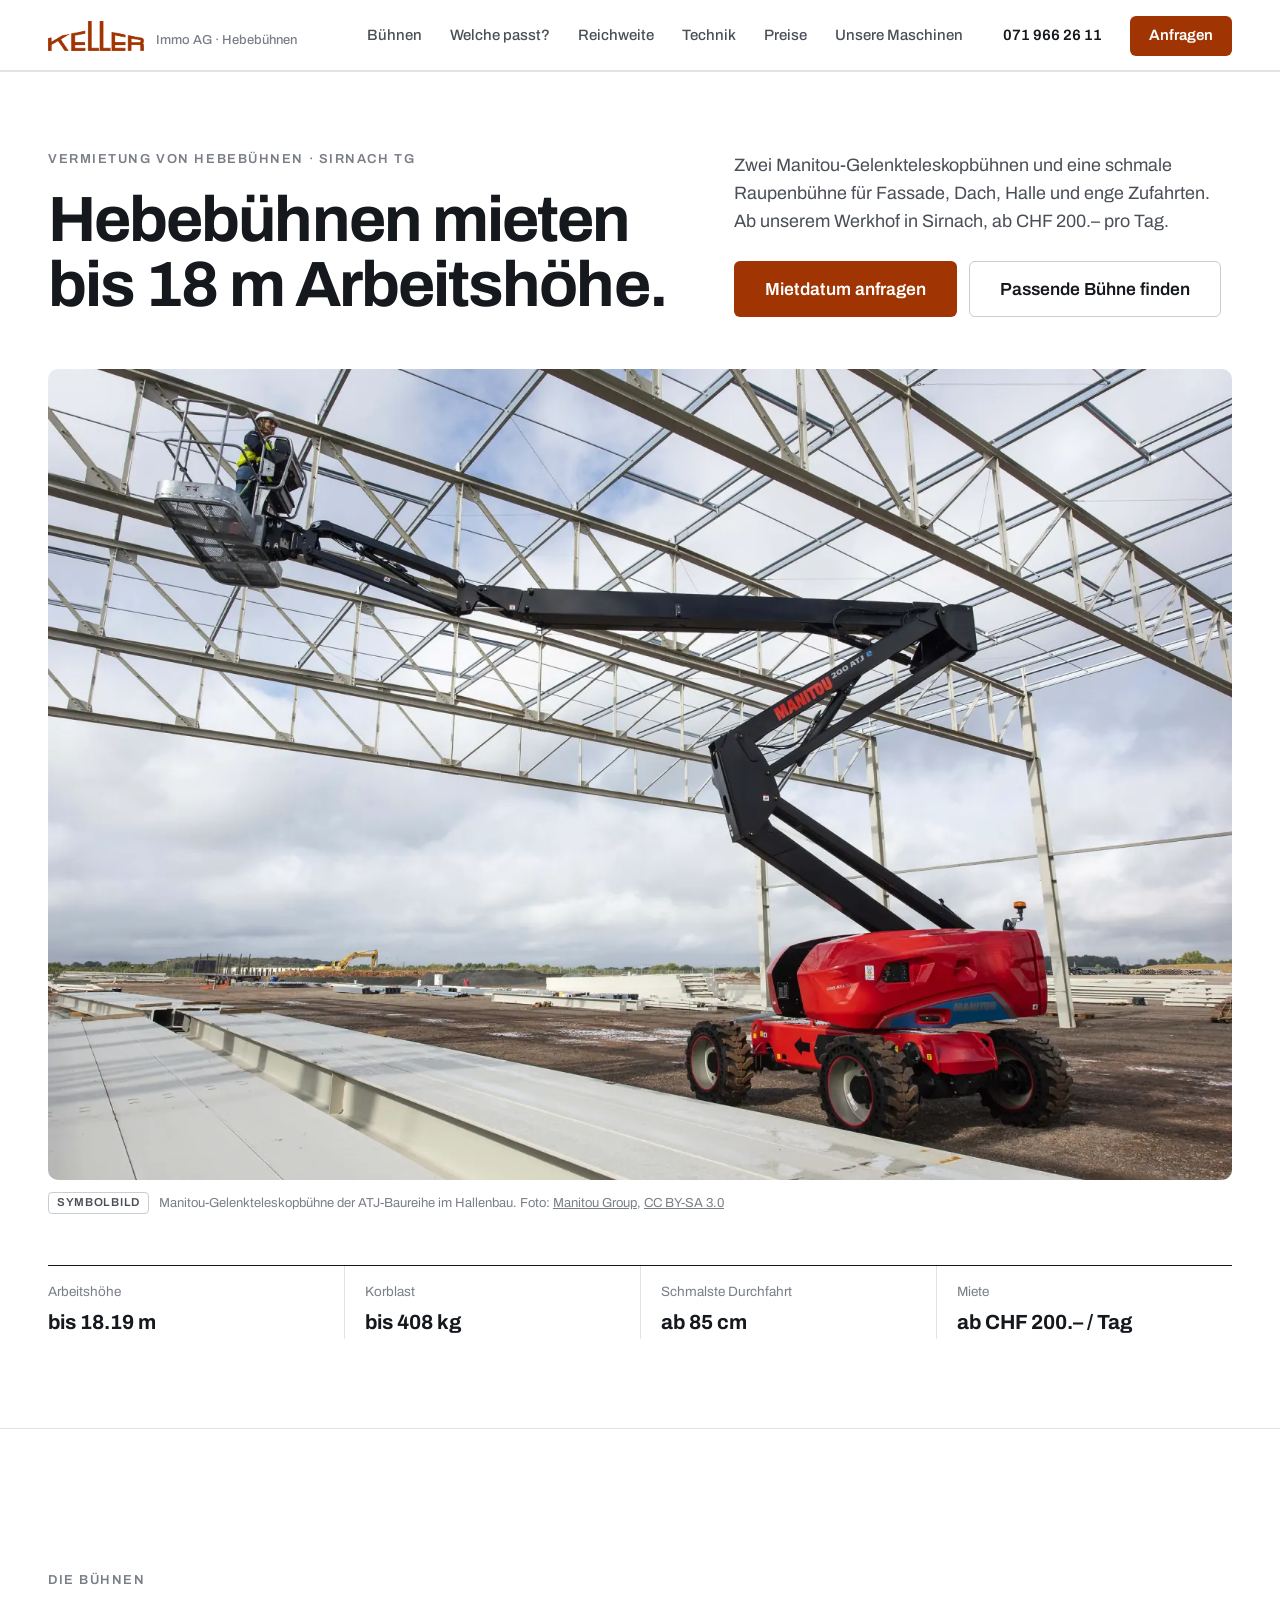
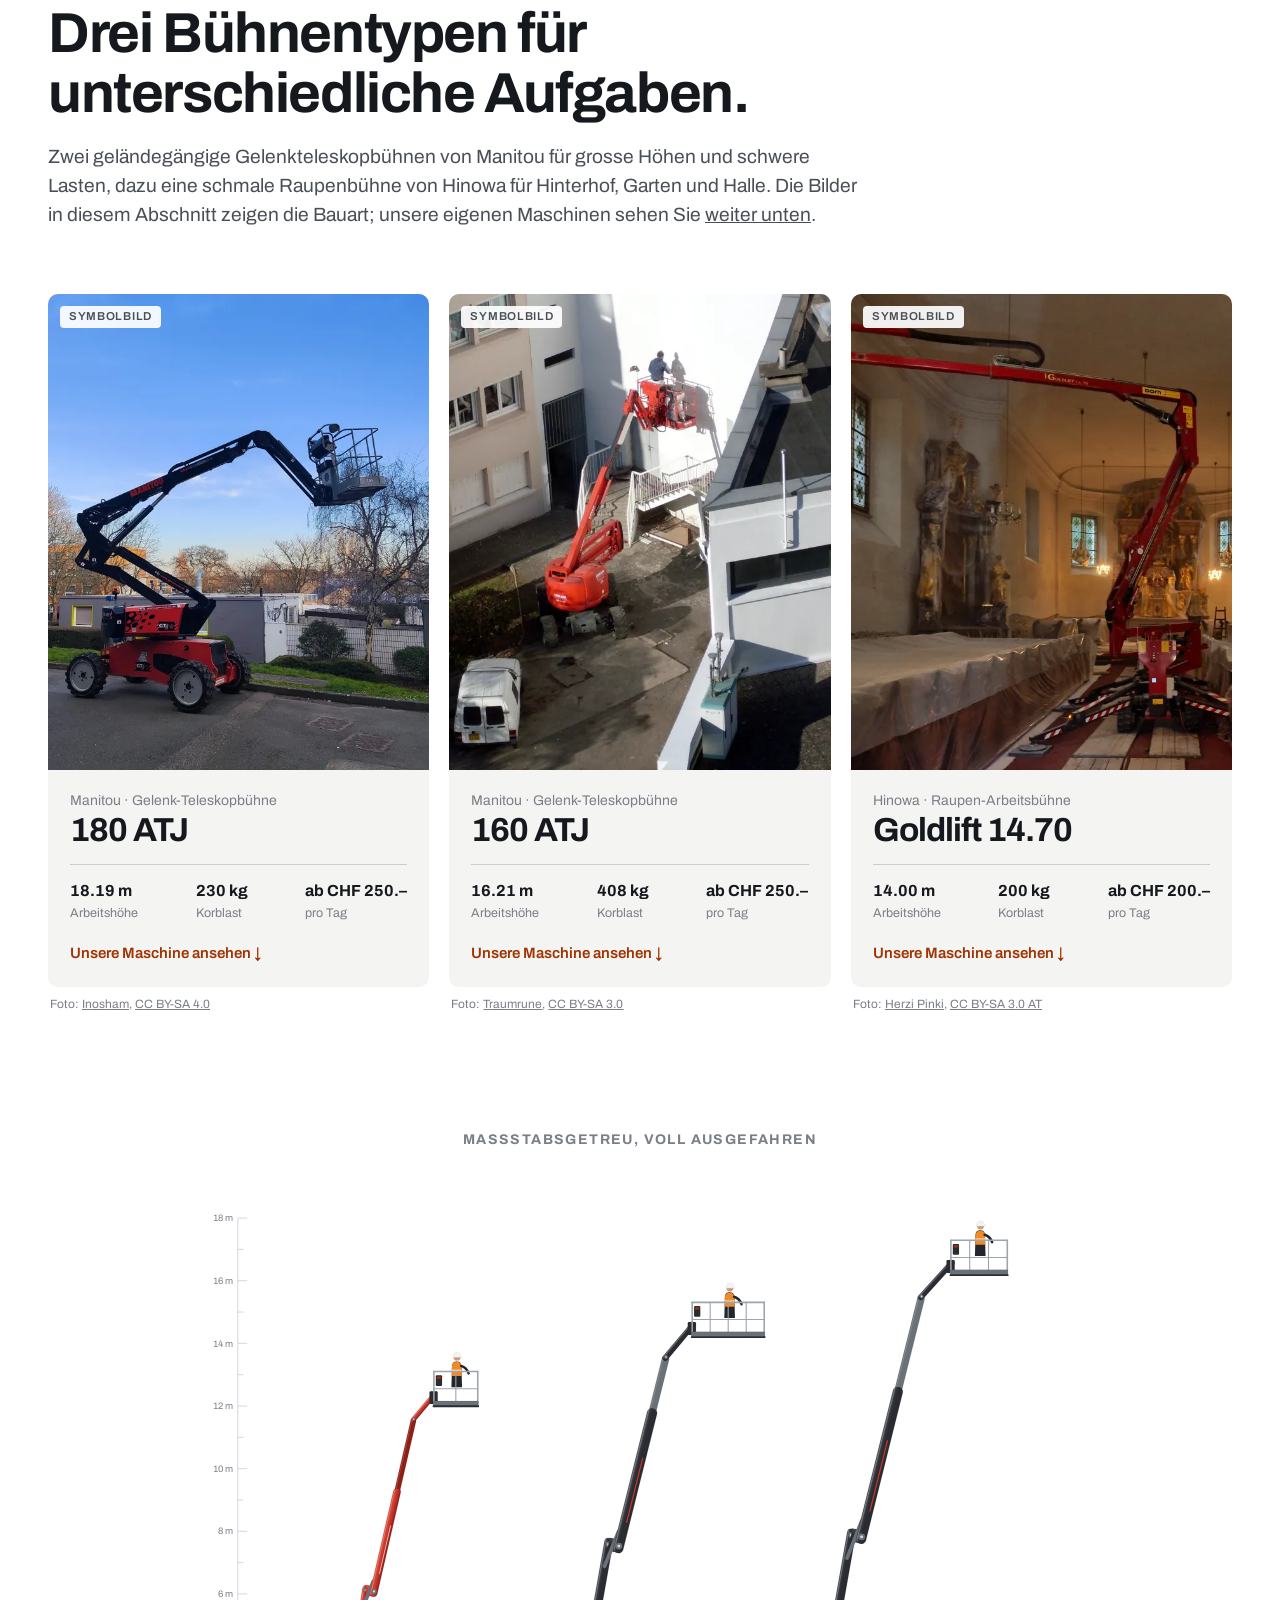
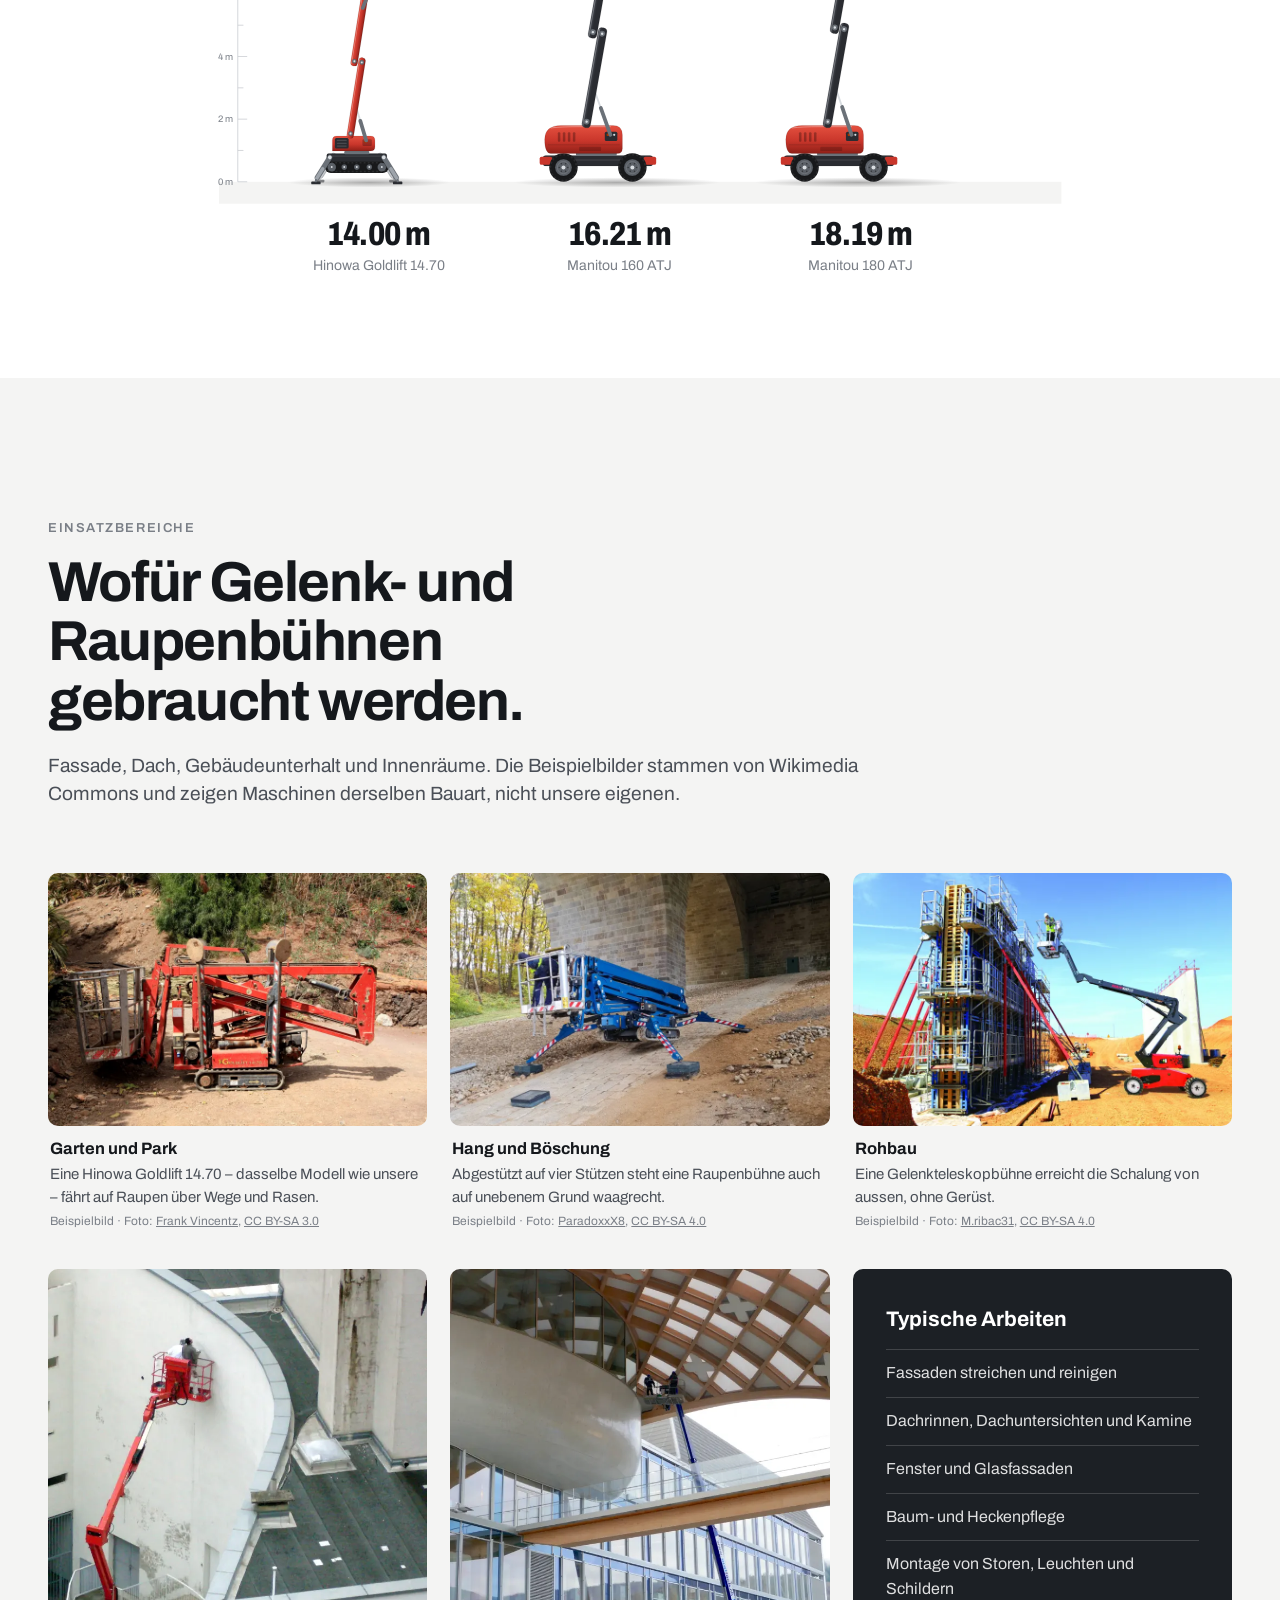
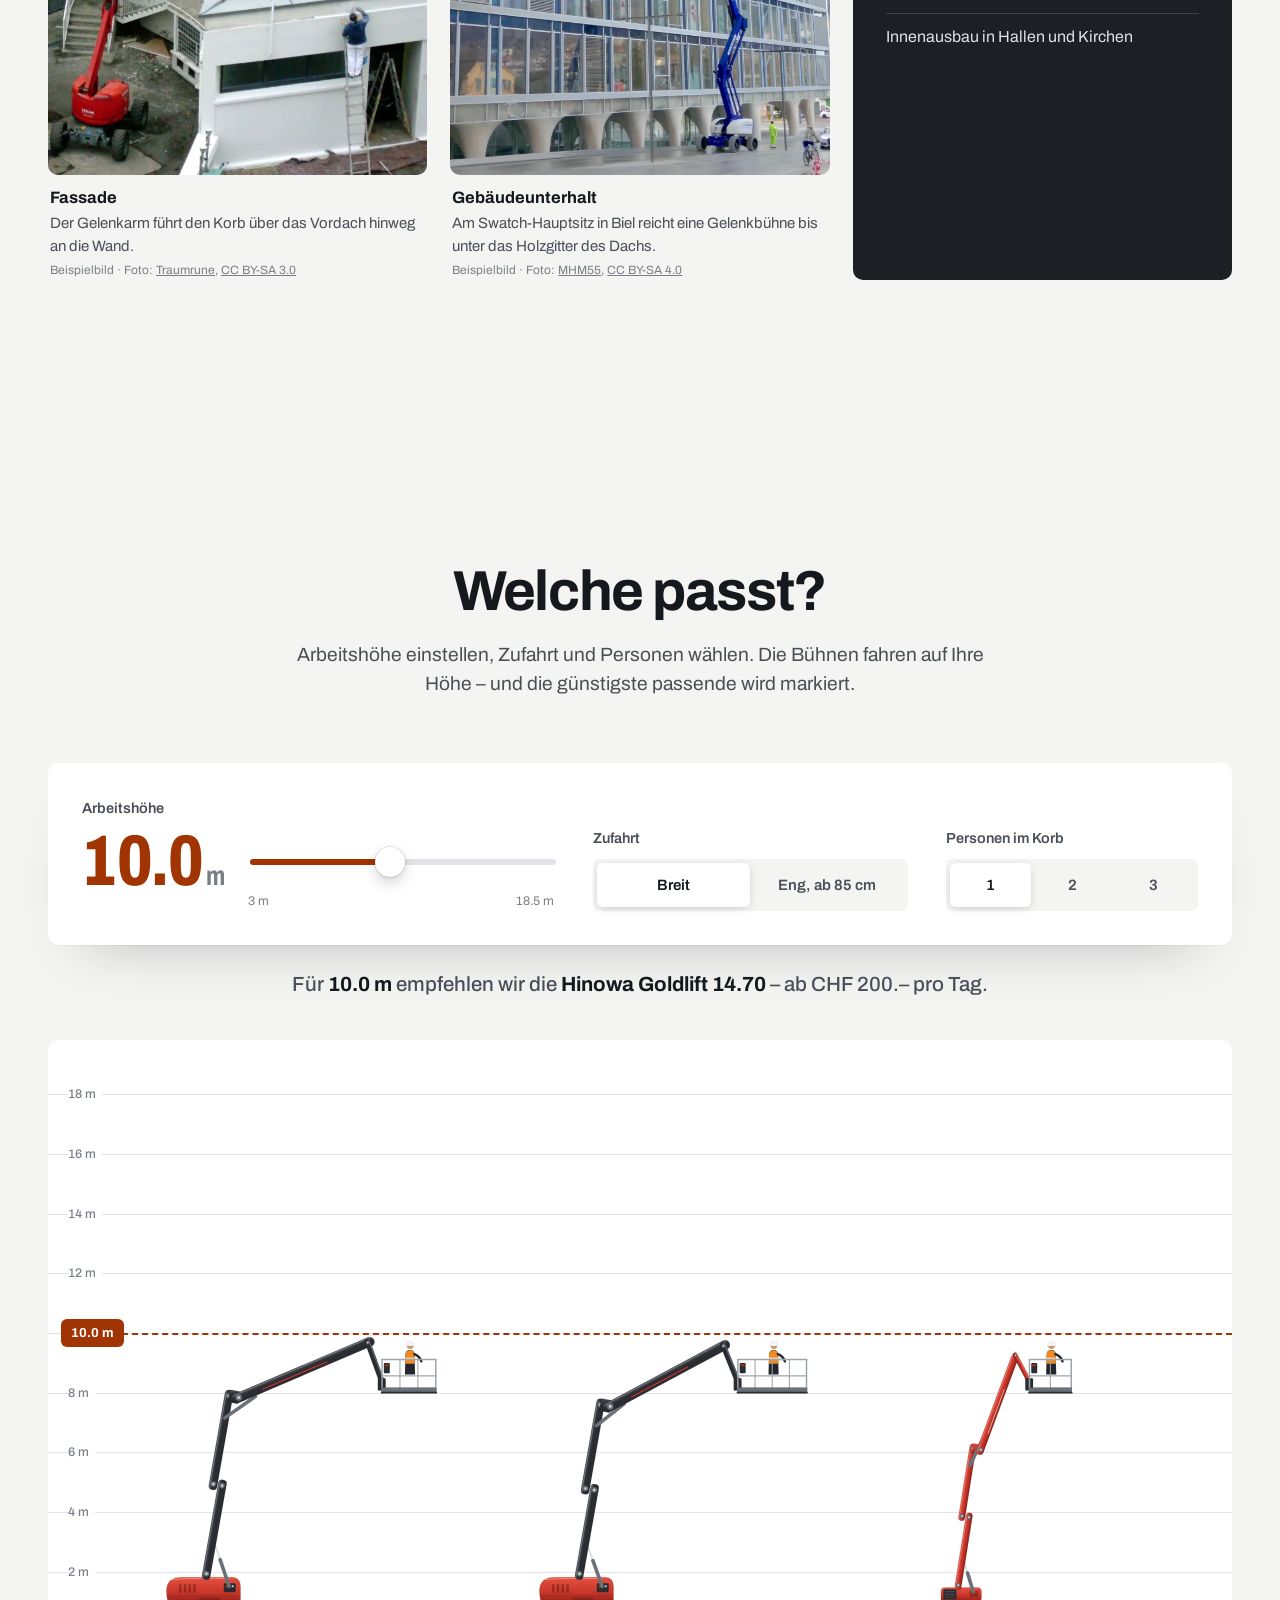
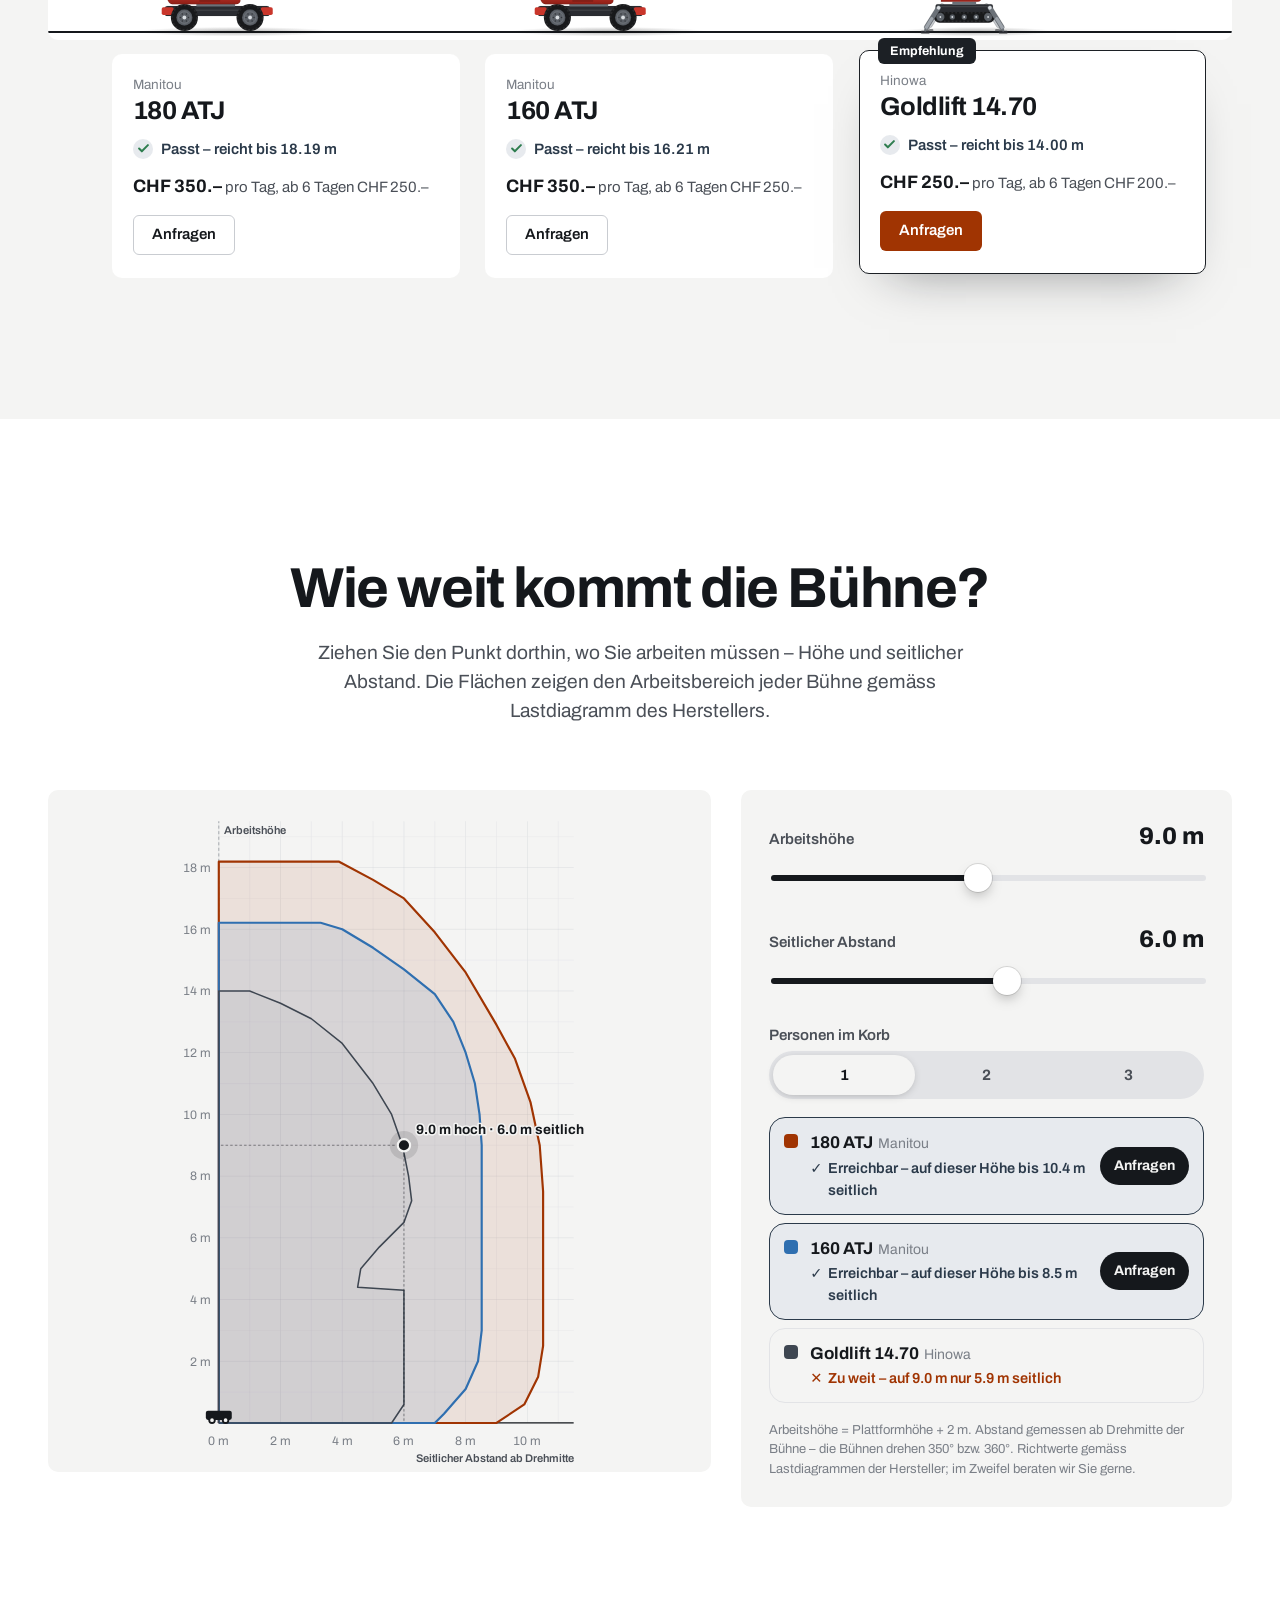
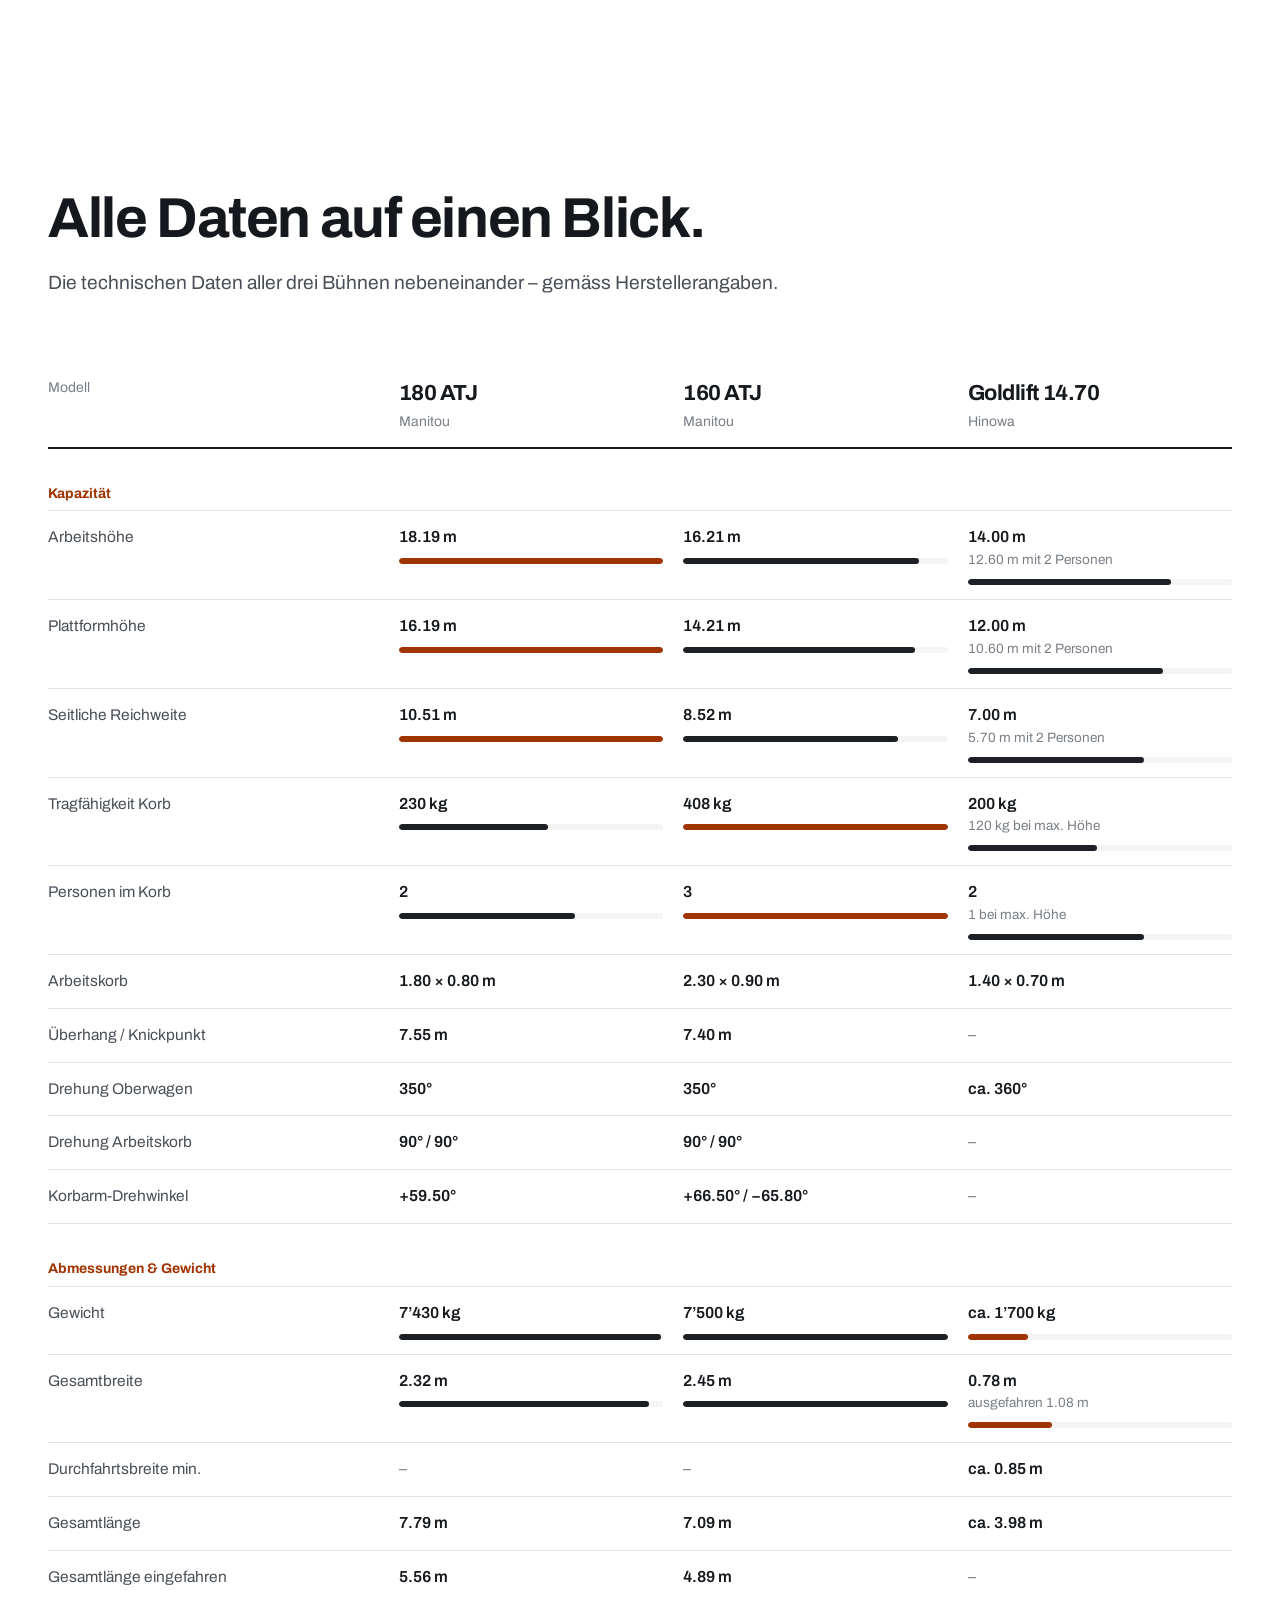
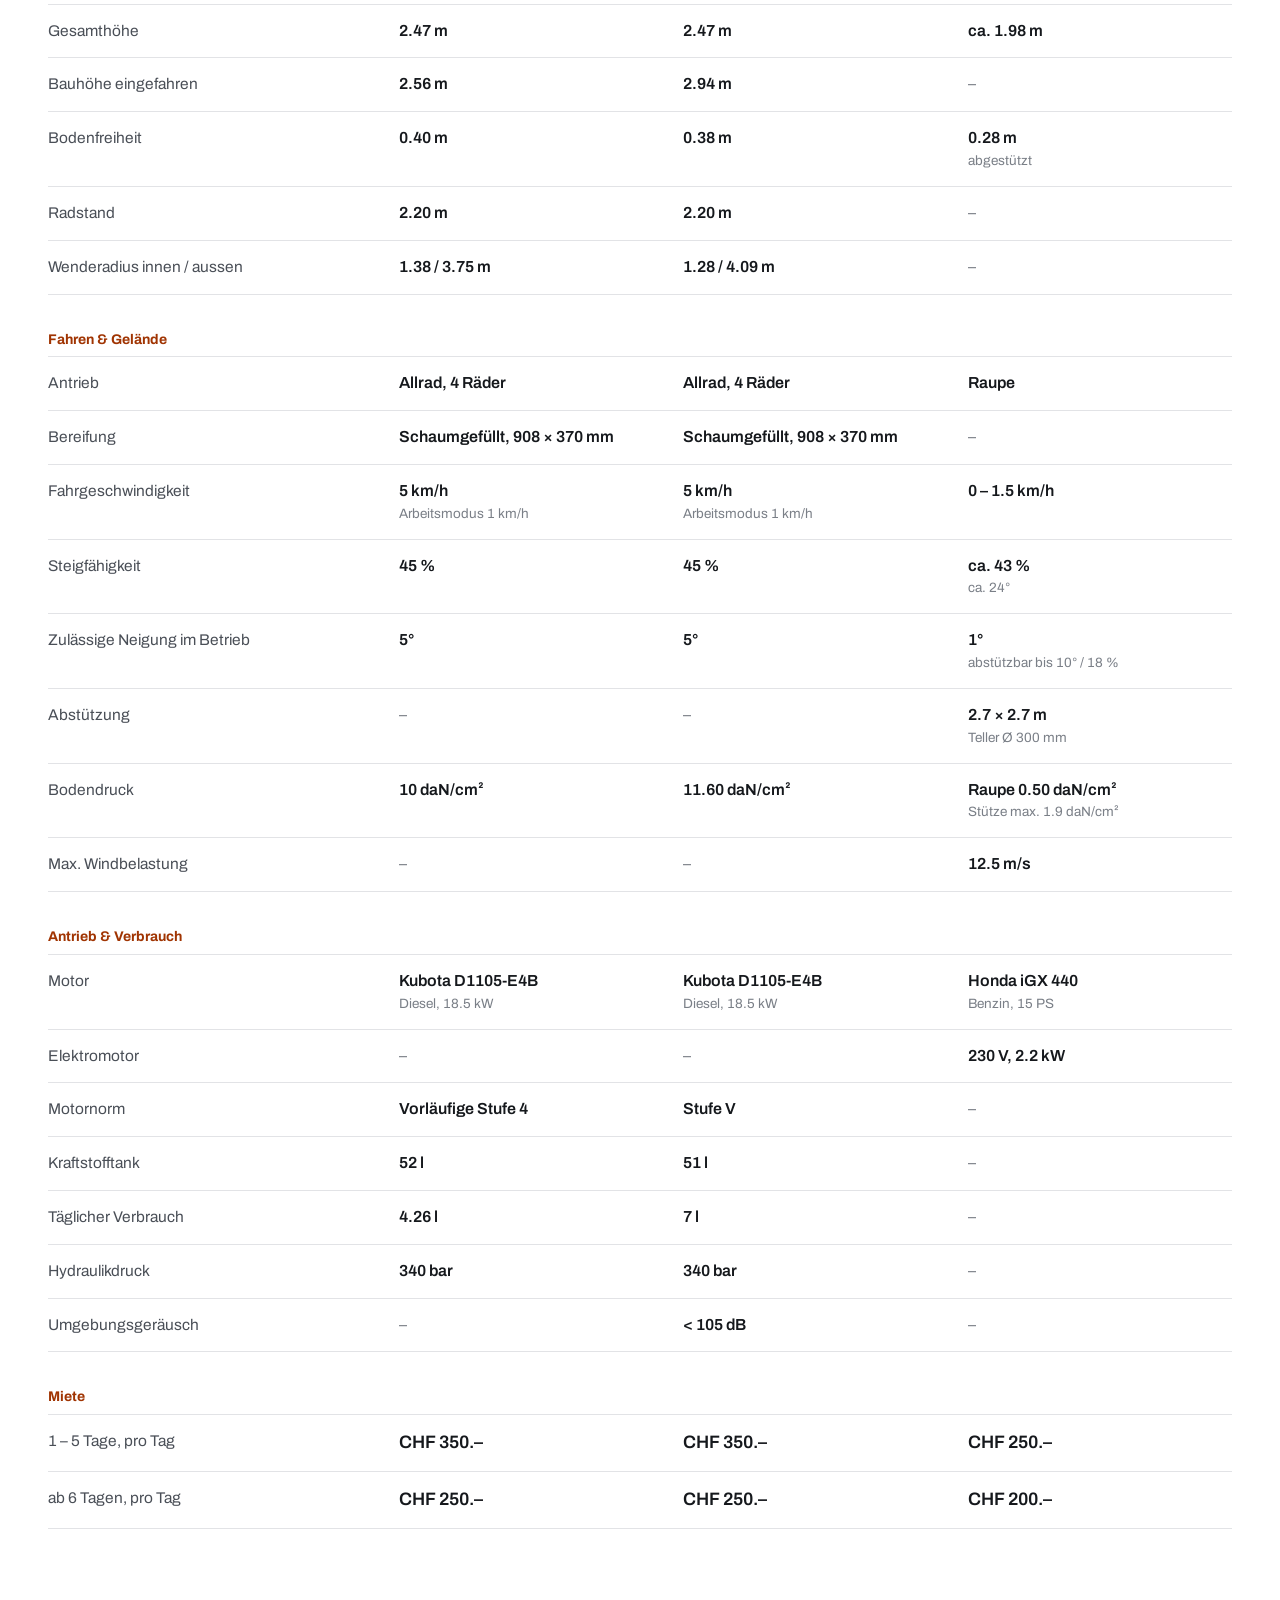
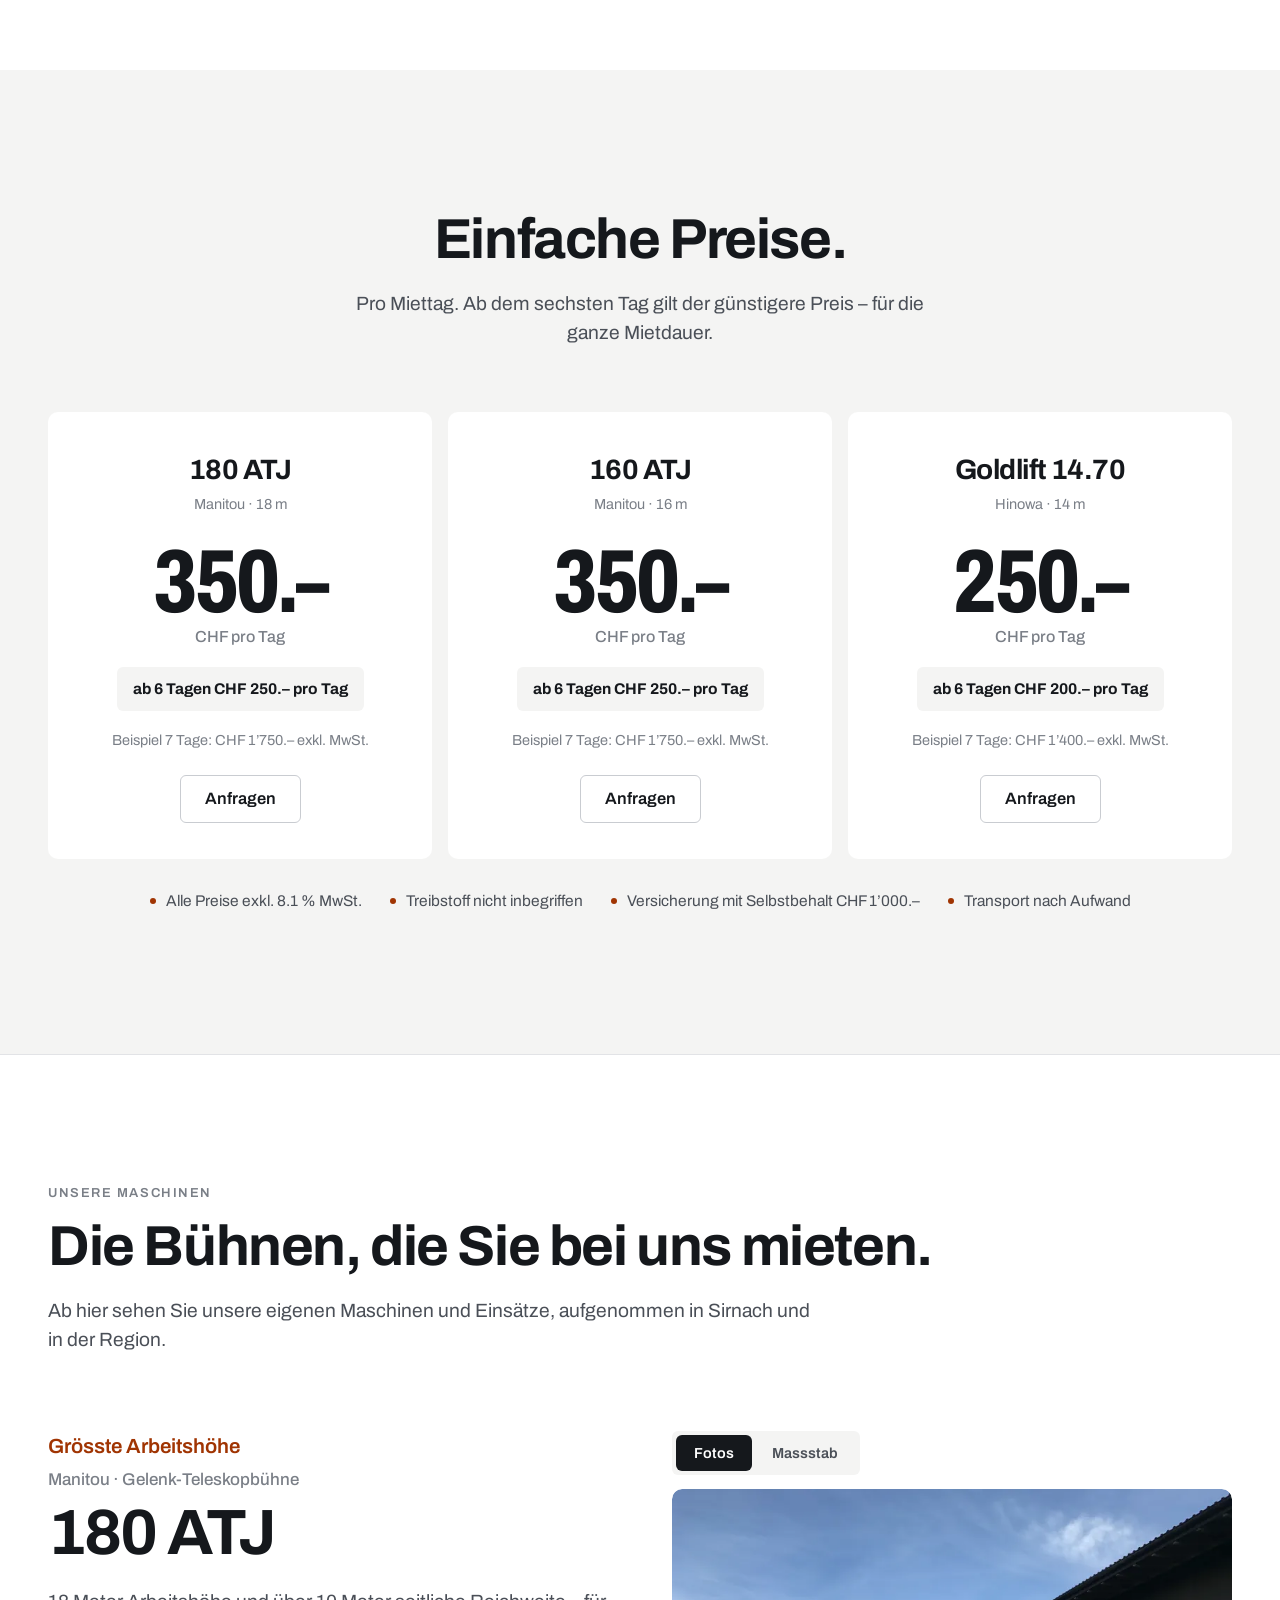
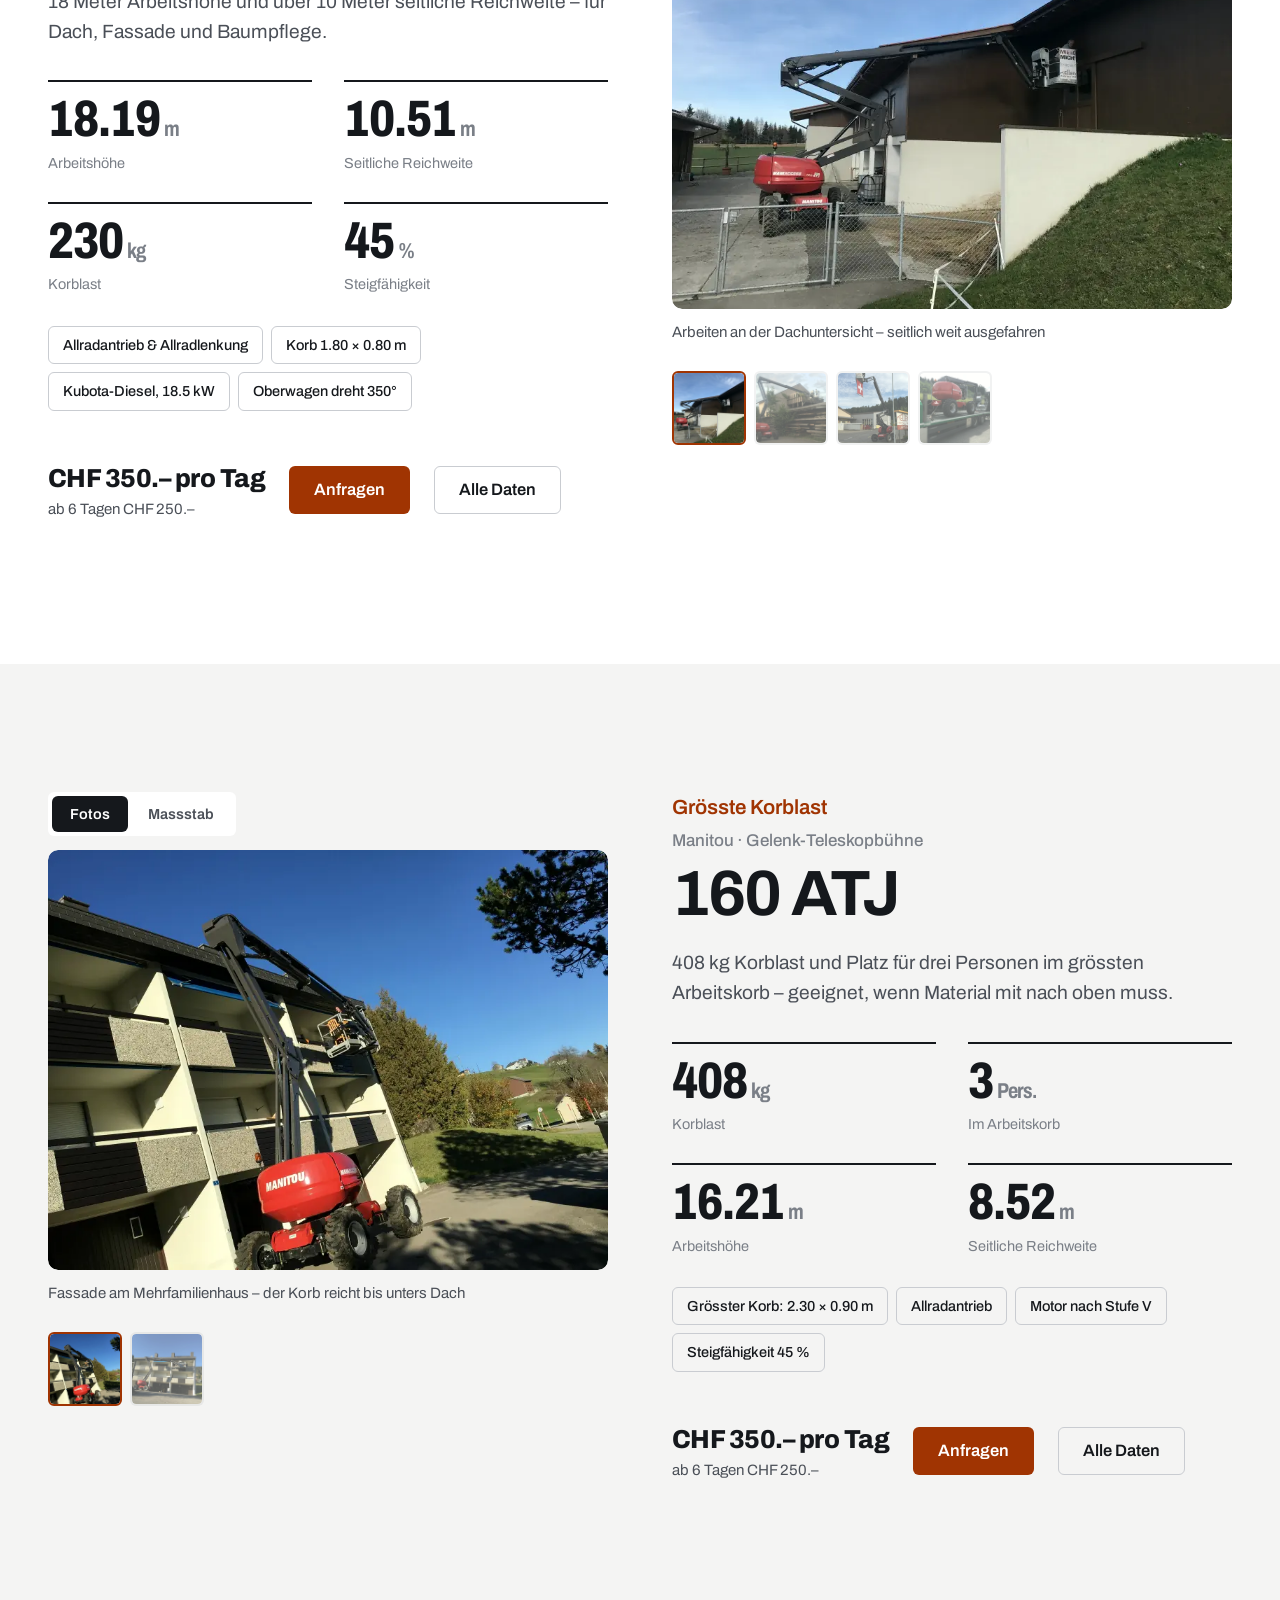
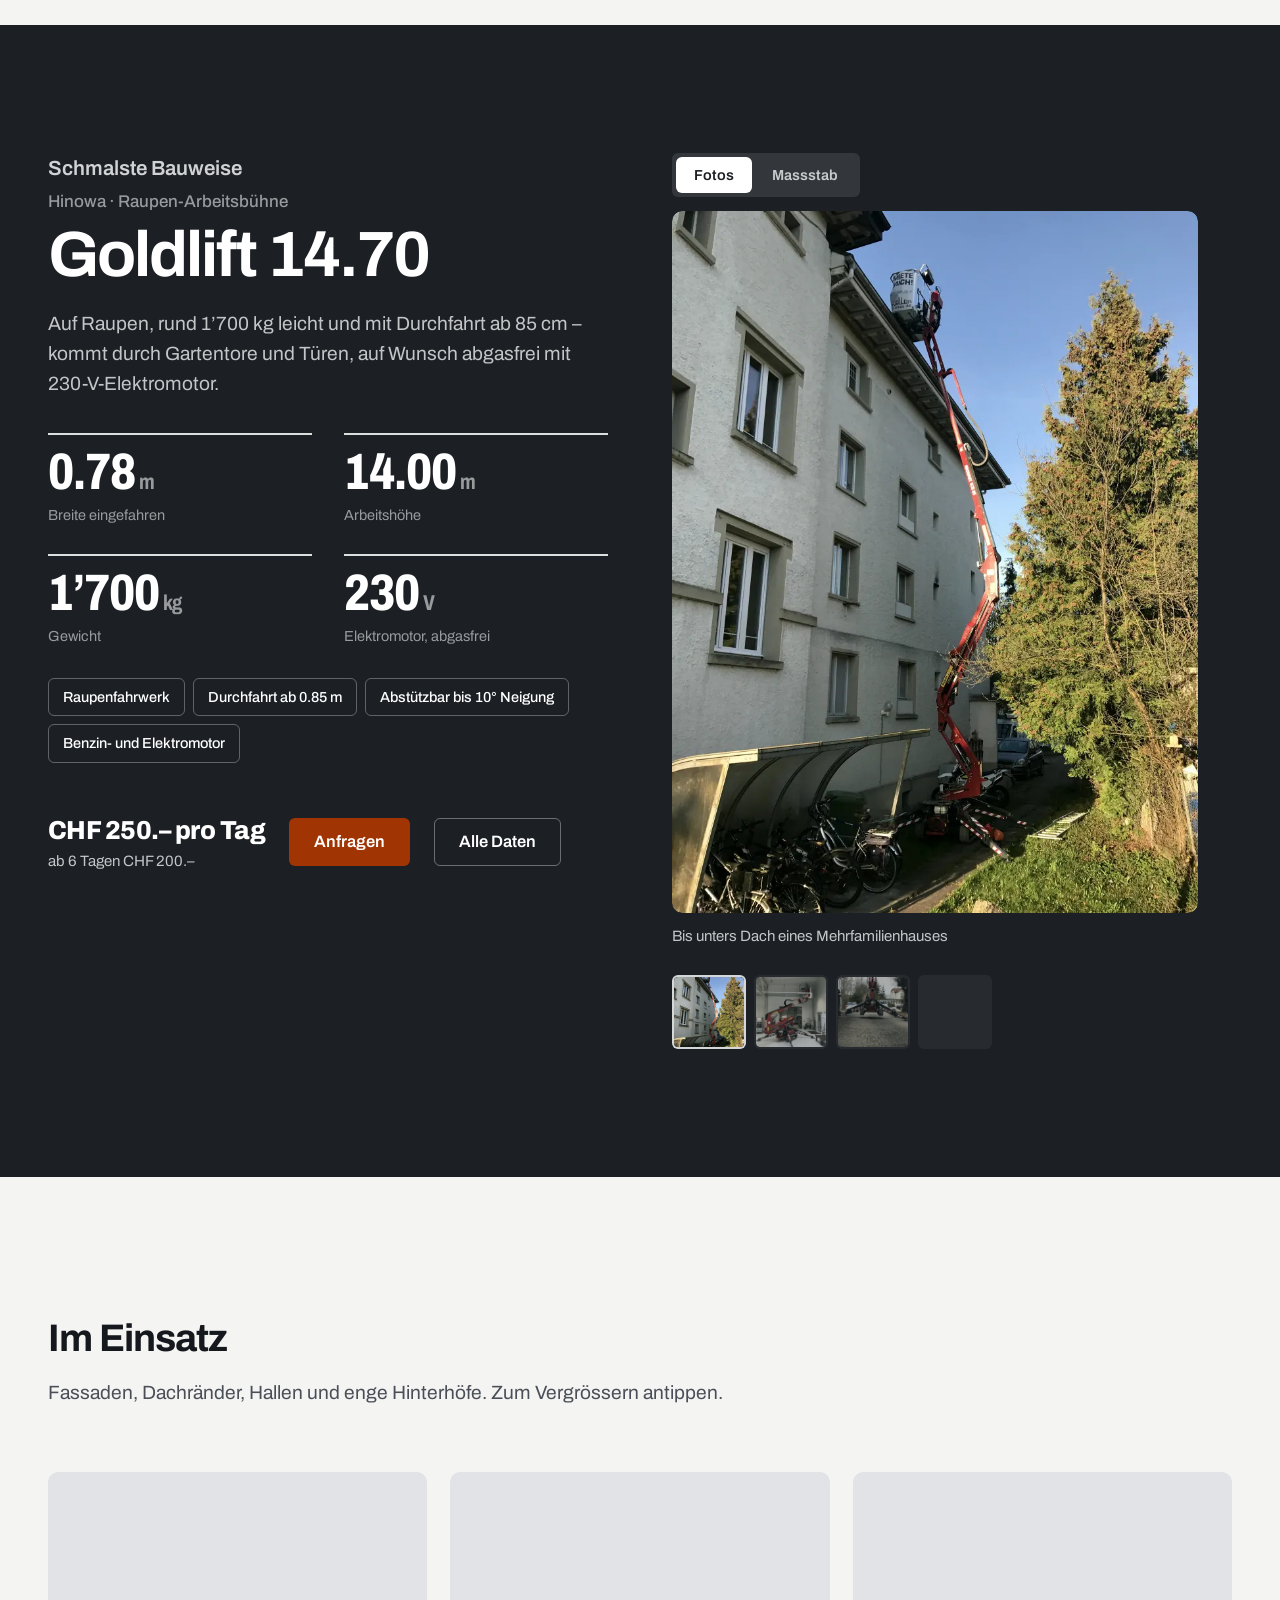
<file: version-6/index.html>
<!doctype html>
<html lang="de-CH">
<head>
  <meta charset="utf-8">
  <meta name="viewport" content="width=device-width, initial-scale=1, viewport-fit=cover">
  <title>Hebebühnen mieten in Sirnach TG | Keller Immo AG</title>
  <meta name="description" content="Drei Hebebühnen bis 18 m Arbeitshöhe mieten: Manitou 180 ATJ, Manitou 160 ATJ und Hinowa Goldlift 14.70. Ab CHF 200.– pro Tag, direkt ab Sirnach TG.">
  <meta name="robots" content="noindex, nofollow">
  <meta name="theme-color" content="#FFFFFF">
  <meta property="og:title" content="Hebebühnen mieten in Sirnach TG – Keller Immo AG">
  <meta property="og:description" content="Drei Hebebühnen bis 18 m Arbeitshöhe. Ab CHF 200.– pro Tag.">
  <meta property="og:type" content="website">
  <meta property="og:image" content="https://marco-p-keller.github.io/keller-hebebuehnen/version-6/assets/og-image.jpg">
  <link rel="preload" as="image" type="image/webp" href="assets/img/c-hero-1600.webp" imagesrcset="assets/img/c-hero-1000.webp 1000w, assets/img/c-hero-1600.webp 1600w, assets/img/c-hero-2400.webp 2400w" imagesizes="(max-width: 1280px) 100vw, 1200px">
  <link rel="icon" href="data:image/svg+xml,%3Csvg xmlns='http://www.w3.org/2000/svg' viewBox='0 0 64 64'%3E%3Crect width='64' height='64' rx='14' fill='%23A03402'/%3E%3Cpath d='M18 14h8v16l14-16h10L34 32l17 18H40L26 35v15h-8z' fill='%23fff'/%3E%3C/svg%3E">
  <link rel="preconnect" href="https://fonts.googleapis.com">
  <link rel="preconnect" href="https://fonts.gstatic.com" crossorigin>
  <link href="https://fonts.googleapis.com/css2?family=Archivo:wdth,wght@62..125,300..900&display=swap" rel="stylesheet">
  <link rel="stylesheet" href="reach.css">
  <link rel="stylesheet" href="styles.css">
</head>
<body>
  <a class="skip" href="#inhalt">Zum Inhalt springen</a>

  <header class="site-header" data-header>
    <div class="wrap header-inner">
      <a class="logo" href="#top" aria-label="Keller Immo AG – zur Startseite">
        <img class="logo-img" src="assets/keller-logo.png" alt="Keller" width="560" height="175">
        <span class="logo-sub">Immo AG · Hebebühnen</span>
      </a>
      <nav class="nav" aria-label="Hauptnavigation">
        <a href="#flotte">Bühnen</a>
        <a href="#finder">Welche passt?</a>
        <a href="#reichweite">Reichweite</a>
        <a href="#vergleich">Technik</a>
        <a href="#preise">Preise</a>
        <a href="#maschinen">Unsere Maschinen</a>
      </nav>
      <a class="header-phone" href="tel:+41719662611">071 966 26 11</a>
      <a class="btn btn--rust btn--sm header-cta" href="#anfrage">Anfragen</a>
      <button class="menu-btn" type="button" aria-expanded="false" aria-controls="mobile-menu" data-menu-btn><span class="sr">Menü öffnen</span><i></i><i></i></button>
    </div>
    <div class="progress" aria-hidden="true"><i data-progress></i></div>
  </header>
  <div class="mobile-menu" id="mobile-menu" data-menu hidden>
    <nav aria-label="Mobile Navigation">
      <a href="#flotte">Bühnen</a>
      <a href="#einsatzbereiche">Einsatzbereiche</a>
      <a href="#finder">Welche passt?</a>
      <a href="#reichweite">Reichweite</a>
      <a href="#vergleich">Technik</a>
      <a href="#preise">Preise</a>
      <a href="#maschinen">Unsere Maschinen</a>
      <a href="#anfrage">Anfrage</a>
      <a href="#kontakt">Kontakt</a>
    </nav>
    <div class="mobile-menu-foot">
      <a class="btn btn--rust btn--block" href="#anfrage">Hebebühne anfragen</a>
      <a class="btn btn--line btn--block" href="tel:+41719662611">071 966 26 11 anrufen</a>
    </div>
  </div>

  <main id="inhalt">
    <!-- ============ 1 · HERO ============ -->
    <section class="hero" id="top">
      <div class="wrap hero-grid">
        <div class="hero-copy">
          <p class="hero-kicker">Vermietung von Hebebühnen · Sirnach TG</p>
          <h1 class="hero-title">Hebebühnen mieten bis 18&nbsp;m Arbeitshöhe.</h1>
        </div>
        <div class="hero-side">
          <p class="hero-lead">Zwei Manitou-Gelenkteleskopbühnen und eine schmale Raupenbühne für Fassade, Dach, Halle und enge Zufahrten. Ab unserem Werkhof in Sirnach, <span class="nowrap">ab CHF 200.– pro Tag.</span></p>
          <div class="hero-cta">
            <a class="btn btn--rust btn--lg" href="#anfrage">Mietdatum anfragen</a>
            <a class="btn btn--line btn--lg" href="#finder">Passende Bühne finden</a>
          </div>
        </div>
      </div>
      <div class="wrap">
        <figure class="hero-media">
          <img src="assets/img/c-hero-1600.webp" srcset="assets/img/c-hero-1000.webp 1000w, assets/img/c-hero-1600.webp 1600w, assets/img/c-hero-2400.webp 2400w" sizes="(max-width: 1280px) 100vw, 1200px" width="2400" height="1644" alt="Eine rote Manitou-Gelenkteleskopbühne hebt einen Monteur unter die Dachträger einer neuen Stahlhalle" fetchpriority="high">
          <figcaption class="photo-note"><span class="tag">Symbolbild</span> <span>Manitou-Gelenkteleskopbühne der ATJ-Baureihe im Hallenbau. Foto: <a href="https://commons.wikimedia.org/wiki/File:Nacelle_%C3%A9l%C3%A9vatrice_Manitou.jpg" target="_blank" rel="noopener">Manitou Group</a>, <a href="https://creativecommons.org/licenses/by-sa/3.0/deed.de" target="_blank" rel="noopener">CC BY-SA 3.0</a></span></figcaption>
        </figure>
        <dl class="hero-facts">
          <div><dt>Arbeitshöhe</dt><dd>bis 18.19&nbsp;m</dd></div>
          <div><dt>Korblast</dt><dd>bis 408&nbsp;kg</dd></div>
          <div><dt>Schmalste Durchfahrt</dt><dd>ab 85&nbsp;cm</dd></div>
          <div><dt>Miete</dt><dd>ab CHF 200.–&nbsp;/&nbsp;Tag</dd></div>
        </dl>
      </div>
    </section>

    <!-- ============ 1b · FLOTTE ============ -->
    <section class="section fleet" id="flotte" aria-labelledby="flotte-title">
      <div class="wrap">
        <header class="head">
          <p class="eyebrow" data-reveal>Die Bühnen</p>
          <h2 class="title" id="flotte-title" data-reveal>Drei Bühnentypen für unterschiedliche Aufgaben.</h2>
          <p class="lead" data-reveal>Zwei geländegängige Gelenkteleskopbühnen von Manitou für grosse Höhen und schwere Lasten, dazu eine schmale Raupenbühne von Hinowa für Hinterhof, Garten und Halle. Die Bilder in diesem Abschnitt zeigen die Bauart; unsere eigenen Maschinen sehen Sie <a href="#maschinen">weiter unten</a>.</p>
        </header>
        <ul class="fleet-cards" data-fleet-list></ul>
        <figure class="group" data-group aria-label="Die drei Hebebühnen nebeneinander, massstabsgetreu, voll ausgefahren">
          <figcaption class="group-cap">Massstabsgetreu, voll ausgefahren</figcaption>
          <div class="group-labels" data-group-labels aria-hidden="true"></div>
        </figure>
      </div>
    </section>

    <!-- ============ 1c · EINSATZBEREICHE ============ -->
    <section class="section areas" id="einsatzbereiche" aria-labelledby="areas-title">
      <div class="wrap">
        <header class="head">
          <p class="eyebrow" data-reveal>Einsatzbereiche</p>
          <h2 class="title" id="areas-title" data-reveal>Wofür Gelenk- und Raupenbühnen gebraucht werden.</h2>
          <p class="lead" data-reveal>Fassade, Dach, Gebäudeunterhalt und Innenräume. Die Beispielbilder stammen von Wikimedia Commons und zeigen Maschinen derselben Bauart, nicht unsere eigenen.</p>
        </header>
        <div class="areas-grid" data-areas></div>
      </div>
    </section>

    <!-- ============ 2 · FINDER ============ -->
    <section class="section finder" id="finder" aria-labelledby="finder-title">
      <div class="wrap">
        <header class="head head--center">
          <h2 class="title" id="finder-title" data-reveal>Welche passt?</h2>
          <p class="lead" data-reveal>Arbeitshöhe einstellen, Zufahrt und Personen wählen. Die Bühnen fahren auf Ihre Höhe – und die günstigste passende wird markiert.</p>
        </header>

        <div class="fx" data-reveal>
          <div class="fx-height">
            <label class="fx-label" for="need">Arbeitshöhe</label>
            <output class="fx-num" for="need" data-need-out>10.0<small>m</small></output>
            <input class="range" id="need" type="range" min="3" max="18.5" step="0.1" value="10" data-need aria-describedby="fx-result">
            <div class="fx-scale" aria-hidden="true"><span>3 m</span><span>18.5 m</span></div>
          </div>
          <div class="fx-opt">
            <span class="fx-label" id="lbl-access">Zufahrt</span>
            <div class="seg" role="radiogroup" aria-labelledby="lbl-access">
              <label><input type="radio" name="access" value="wide" checked><span>Breit</span></label>
              <label><input type="radio" name="access" value="narrow"><span>Eng, ab 85 cm</span></label>
            </div>
          </div>
          <div class="fx-opt">
            <span class="fx-label" id="lbl-persons">Personen im Korb</span>
            <div class="seg seg--3" role="radiogroup" aria-labelledby="lbl-persons">
              <label><input type="radio" name="persons" value="1" checked><span>1</span></label>
              <label><input type="radio" name="persons" value="2"><span>2</span></label>
              <label><input type="radio" name="persons" value="3"><span>3</span></label>
            </div>
          </div>
        </div>
        <p class="fx-result" id="fx-result" data-fx-result aria-live="polite"></p>

        <div class="lineup" data-lineup>
          <div class="lineup-canvas" data-lineup-canvas></div>
          <div class="verdicts" data-verdicts></div>
        </div>
      </div>
    </section>

    <!-- ============ 2b · REICHWEITE ============ -->
    <section class="section reach" id="reichweite" aria-labelledby="reach-title">
      <div class="wrap">
        <header class="head head--center">
          <h2 class="title" id="reach-title" data-reveal>Wie weit kommt die Bühne?</h2>
          <p class="lead" data-reveal>Ziehen Sie den Punkt dorthin, wo Sie arbeiten müssen – Höhe und seitlicher Abstand. Die Flächen zeigen den Arbeitsbereich jeder Bühne gemäss Lastdiagramm des Herstellers.</p>
        </header>
        <div data-reach></div>
      </div>
    </section>

    <!-- ============ 4 · VERGLEICH ============ -->
    <section class="section compare" id="vergleich" aria-labelledby="vergleich-title">
      <div class="wrap">
        <header class="head">
          <h2 class="title" id="vergleich-title" data-reveal>Alle Daten auf einen Blick.</h2>
          <p class="lead" data-reveal>Die technischen Daten aller drei Bühnen nebeneinander – gemäss Herstellerangaben.</p>
        </header>
        <div class="cmp" role="table" aria-label="Technische Daten im Vergleich" data-compare></div>
      </div>
    </section>

    <!-- ============ 5 · PREISE ============ -->
    <section class="section prices" id="preise" aria-labelledby="preise-title">
      <div class="wrap">
        <header class="head head--center">
          <h2 class="title" id="preise-title" data-reveal>Einfache Preise.</h2>
          <p class="lead" data-reveal>Pro Miettag. Ab dem sechsten Tag gilt der günstigere Preis – für die ganze Mietdauer.</p>
        </header>
        <div class="price-grid" data-prices></div>
        <ul class="price-notes" data-reveal>
          <li>Alle Preise exkl. 8.1&nbsp;% MwSt.</li>
          <li>Treibstoff nicht inbegriffen</li>
          <li>Versicherung mit Selbstbehalt CHF 1’000.–</li>
          <li>Transport nach Aufwand</li>
        </ul>
      </div>
    </section>

    <!-- ============ 6 · UNSERE MASCHINEN ============ -->
    <section class="own" id="maschinen" aria-labelledby="own-title">
      <div class="own-intro">
        <div class="wrap">
          <p class="eyebrow" data-reveal>Unsere Maschinen</p>
          <h2 class="title" id="own-title" data-reveal>Die Bühnen, die Sie bei uns mieten.</h2>
          <p class="lead" data-reveal>Ab hier sehen Sie unsere eigenen Maschinen und Einsätze, aufgenommen in Sirnach und in der Region.</p>
        </div>
      </div>
      <div data-spots></div>
      <div class="section usecases" id="einsatz">
        <div class="wrap">
          <header class="head">
            <h3 class="title title--sm" data-reveal>Im Einsatz</h3>
            <p class="lead" data-reveal>Fassaden, Dachränder, Hallen und enge Hinterhöfe. Zum Vergrössern antippen.</p>
          </header>
          <div class="ugrid ugrid--wide" data-own-wide></div>
          <div class="ugrid ugrid--tall" data-own-tall></div>
        </div>
      </div>
    </section>

    <!-- ============ 7 · ABLAUF ============ -->
    <section class="section steps" aria-labelledby="steps-title">
      <div class="wrap">
        <header class="head">
          <h2 class="title" id="steps-title" data-reveal>In vier Schritten zur Bühne.</h2>
        </header>
        <ol class="step-list" data-steps>
          <li><span class="step-n">1</span><h3>Anfragen</h3><p>Bühne und Datum wählen. Den Richtpreis sehen Sie sofort.</p></li>
          <li><span class="step-n">2</span><h3>Bestätigung</h3><p>Wir prüfen die Verfügbarkeit und senden Ihnen die Offerte.</p></li>
          <li><span class="step-n">3</span><h3>Übergabe</h3><p>Abholung an der Wilerstrasse 82 in Sirnach oder Lieferung nach Aufwand.</p></li>
          <li><span class="step-n">4</span><h3>Rückgabe</h3><p>Verrechnet werden Miettage, Treibstoff und allfälliger Transport.</p></li>
        </ol>

        <div class="logistics" id="transport">
          <figure class="logistics-photo" data-reveal>
            <button class="zoom" type="button" data-lb="transport" data-src="assets/img/transport-1600.webp" data-cap="Die Manitou 180 ATJ verladen auf dem Tieflader" aria-label="Foto vergrössern">
              <img src="assets/img/transport-1600.webp" srcset="assets/img/transport-800.webp 800w, assets/img/transport-1600.webp 1600w" sizes="(max-width: 1024px) 100vw, 55vw" width="2400" height="1800" loading="lazy" alt="Die Manitou 180 ATJ verzurrt auf einem Tieflader">
            </button>
          </figure>
          <div class="logistics-copy" data-reveal>
            <p class="eyebrow">Transport</p>
            <h3>Abholen oder liefern lassen.</h3>
            <p>Sie holen die Bühne an der Wilerstrasse&nbsp;82 in Sirnach ab – oder wir bringen sie auf Ihre Baustelle. Der Transport wird nach Aufwand verrechnet.</p>
            <dl class="weights">
              <div><dt>Manitou 180 ATJ</dt><dd>7’430&nbsp;kg</dd></div>
              <div><dt>Manitou 160 ATJ</dt><dd>7’500&nbsp;kg</dd></div>
              <div><dt>Hinowa Goldlift 14.70</dt><dd>ca. 1’700&nbsp;kg</dd></div>
            </dl>
            <button class="logistics-thumb zoom" type="button" data-lb="transport" data-src="assets/img/goldlift-transport-1600.webp" data-cap="Kompakt: die Goldlift 14.70 mit eingefahrenem Arm" aria-label="Foto der Goldlift mit eingefahrenem Arm vergrössern">
              <img src="assets/img/goldlift-transport-800.webp" width="800" height="600" loading="lazy" alt="">
              <span>Goldlift 14.70 – eingefahren nur 78&nbsp;cm breit</span>
            </button>
          </div>
        </div>
      </div>
    </section>

    <!-- ============ 7 · ANFRAGE ============ -->
    <section class="section request" id="anfrage" aria-labelledby="anfrage-title">
      <div class="wrap">
        <header class="head">
          <h2 class="title" id="anfrage-title" data-reveal>Jetzt anfragen.</h2>
          <p class="lead" data-reveal>Unverbindlich und in zwei Minuten. Ihre Anfrage geht direkt an uns – wir melden uns mit Verfügbarkeit und Offerte.</p>
        </header>

        <div class="request-grid" data-request-grid>
          <form class="rform" data-form novalidate autocomplete="on">
            <fieldset class="box" data-field="maschine">
              <legend class="box-title"><span class="box-n">1</span>Hebebühne</legend>
              <div class="picks" data-picks></div>
            </fieldset>

            <fieldset class="box" data-field="zeitraum">
              <legend class="box-title"><span class="box-n">2</span>Mietzeitraum</legend>
              <p class="box-hint">Ersten und letzten Miettag anklicken. Für einen einzelnen Tag genügt ein Klick.</p>
              <div data-calendar></div>
            </fieldset>

            <fieldset class="box">
              <legend class="box-title"><span class="box-n">3</span>Ihre Angaben</legend>
              <div class="fields">
                <div class="field" data-field="name"><label for="f-name">Vor- und Nachname</label><input id="f-name" name="name" type="text" autocomplete="name"></div>
                <div class="field"><label for="f-firma">Firma <em>optional</em></label><input id="f-firma" name="firma" type="text" autocomplete="organization"></div>
                <div class="field" data-field="email"><label for="f-email">E-Mail</label><input id="f-email" name="email" type="email" autocomplete="email" inputmode="email"></div>
                <div class="field" data-field="telefon"><label for="f-tel">Telefon</label><input id="f-tel" name="telefon" type="tel" autocomplete="tel" inputmode="tel"></div>
                <div class="field field--wide" data-field="einsatzort"><label for="f-ort">Einsatzort (PLZ / Ort)</label><input id="f-ort" name="einsatzort" type="text" autocomplete="address-level2" placeholder="z. B. 8370 Sirnach"></div>
              </div>
              <div class="transport" role="radiogroup" aria-label="Transport">
                <label class="toggle"><input type="radio" name="transport" value="Abholung in Sirnach" checked><span><b>Ich hole ab</b>Wilerstrasse 82, Sirnach</span></label>
                <label class="toggle"><input type="radio" name="transport" value="Lieferung an Einsatzort (nach Aufwand)"><span><b>Bitte liefern</b>Transport nach Aufwand</span></label>
              </div>
              <div class="field field--wide field--msg"><label for="f-msg">Nachricht <em>optional</em></label><textarea id="f-msg" name="nachricht" rows="3" placeholder="Was ist geplant? Zufahrt, Untergrund …"></textarea></div>
              <div class="hp" aria-hidden="true"><label>Bitte leer lassen <input name="_honey" tabindex="-1" autocomplete="off"></label></div>
              <div class="field check" data-field="datenschutz">
                <label class="checkbox"><input type="checkbox" name="datenschutz" value="ja"><span>Meine Angaben dürfen zur Bearbeitung der Anfrage per E-Mail übermittelt werden (siehe <a href="#datenschutz">Datenschutz</a>).</span></label>
              </div>
            </fieldset>

            <div class="submit-row">
              <button class="btn btn--rust btn--lg btn--submit" type="submit"><span class="btn-label">Anfrage senden</span><span class="spinner" aria-hidden="true"></span></button>
              <div class="bk-status" data-status role="status" aria-live="polite"></div>
            </div>
          </form>

          <aside class="summary" data-est-state="empty" aria-label="Zusammenfassung Ihrer Anfrage">
            <div class="summary-card">
              <p class="summary-title">Ihre Anfrage</p>
              <dl class="summary-list">
                <div><dt>Bühne</dt><dd><span data-est="machine">–</span></dd></div>
                <div><dt>Zeitraum</dt><dd data-est="period">Noch kein Datum</dd></div>
                <div><dt>Mietdauer</dt><dd data-est="days">–</dd></div>
                <div><dt>Tagespreis</dt><dd data-est="rate">–</dd></div>
              </dl>
              <div class="summary-total">
                <span>Richtpreis exkl. MwSt.</span>
                <strong data-est="net">Noch offen</strong>
                <small>inkl. 8.1 % MwSt.: <span data-est="gross">–</span></small>
              </div>
              <p class="summary-tier" data-est="tier"></p>
              <p class="summary-note">Ohne Treibstoff und Transport. Die verbindliche Offerte erhalten Sie von uns.</p>
            </div>
          </aside>
        </div>

        <div class="thanks" data-success hidden tabindex="-1">
          <svg class="thanks-mark" viewBox="0 0 52 52" aria-hidden="true"><circle cx="26" cy="26" r="24"/><path d="M15 27l7 7 15-16"/></svg>
          <h3>Danke. Ihre Anfrage ist bei uns.</h3>
          <p data-success-text>Wir melden uns so rasch wie möglich.</p>
          <button class="btn btn--line" type="button" data-success-reset>Weitere Anfrage stellen</button>
        </div>
      </div>
    </section>

    <!-- ============ 8 · GUT ZU WISSEN ============ -->
    <section class="section know" aria-labelledby="know-title">
      <div class="wrap">
        <header class="head">
          <h2 class="title" id="know-title" data-reveal>Gut zu wissen.</h2>
        </header>
        <div class="know-grid">
          <article data-reveal><h3>Wie wird der Preis berechnet?</h3><p>Pro Miettag. Die Manitou-Bühnen kosten CHF 350.–, die Goldlift CHF 250.–. Ab sechs Tagen gilt für alle Tage CHF 250.– bzw. CHF 200.–. Alle Preise exkl. 8.1&nbsp;% MwSt.</p></article>
          <article data-reveal><h3>Was ist nicht inbegriffen?</h3><p>Treibstoff und Transport – der Transport wird nach Aufwand verrechnet. Die Maschinen sind versichert, der Selbstbehalt beträgt CHF 1’000.–.</p></article>
          <article data-reveal><h3>Durch ein Gartentor?</h3><p>Die Hinowa Goldlift 14.70 ist eingefahren nur 78&nbsp;cm breit und kommt durch Durchgänge ab 85&nbsp;cm. Mit 0.50&nbsp;daN/cm² Bodendruck schont sie Rasen und Platten.</p></article>
          <article data-reveal><h3>Arbeiten in der Halle?</h3><p>Die Goldlift hat neben dem Benzinmotor einen 230-V-Elektromotor und arbeitet damit abgasfrei. Die Manitou-Bühnen fahren mit Diesel.</p></article>
          <article data-reveal><h3>Viel Material im Korb?</h3><p>Die Manitou 160 ATJ trägt bis 408&nbsp;kg in einem Korb von 2.30 × 0.90&nbsp;m – genug für drei Personen.</p></article>
          <article data-reveal><h3>Wie schwer für den Transport?</h3><p>180 ATJ rund 7’430&nbsp;kg, 160 ATJ rund 7’500&nbsp;kg, Goldlift rund 1’700&nbsp;kg. Den Transport organisieren wir auf Wunsch.</p></article>
        </div>
      </div>
    </section>
  </main>

  <!-- ============ FOOTER ============ -->
  <footer class="site-footer" id="kontakt">
    <div class="wrap">
      <div class="footer-top">
        <p class="footer-claim">Fragen zur passenden Bühne?<br>Rufen Sie an.</p>
        <a class="footer-phone" href="tel:+41719662611">071 966 26 11</a>
      </div>
      <div class="footer-grid">
        <div>
          <h3>Abholung &amp; Rückgabe</h3>
          <address>Keller Holzbau AG<br>Wilerstrasse 82<br>8370 Sirnach TG</address>
          <a class="footer-link" href="https://www.google.com/maps/search/?api=1&amp;query=Wilerstrasse+82,+8370+Sirnach" target="_blank" rel="noopener">Route planen</a>
        </div>
        <div>
          <h3>E-Mail</h3>
          <a class="footer-link" href="mailto:info@keller-holzbau.ch">info@keller-holzbau.ch</a>
        </div>
        <div id="impressum">
          <h3>Impressum</h3>
          <p>Keller Immo AG – Vermietung Hebebühnen, c/o Keller Holzbau AG, Wilerstrasse 82, 8370 Sirnach TG, Schweiz. Alle Angaben ohne Gewähr; technische Daten gemäss Herstellerangaben. Bildnachweis siehe unten. Preise in CHF, exkl. 8.1&nbsp;% MwSt.</p>
        </div>
        <div id="datenschutz">
          <h3>Datenschutz</h3>
          <p>Angaben aus dem Anfrageformular übermitteln wir per E-Mail an uns (Versanddienste Google/Gmail und FormSubmit; Daten können ins Ausland übermittelt werden; Sie erhalten eine Eingangsbestätigung) und nutzen sie nur für Ihre Anfrage. Schriften werden von Google Fonts geladen. Keine Tracking-Cookies. Auskunft und Löschung: info@keller-holzbau.ch.</p>
        </div>
      </div>
      <div class="credits" id="bildnachweis">
        <h3>Bildnachweis</h3>
        <p>Fotos unserer Maschinen: Keller Holzbau AG, Sirnach. Symbol- und Beispielbilder von <a href="https://commons.wikimedia.org/" target="_blank" rel="noopener">Wikimedia Commons</a>, zugeschnitten, verkleinert und komprimiert:</p>
        <ul data-credits></ul>
      </div>
      <div class="footer-base">
        <img class="logo-img" src="assets/keller-logo.png" alt="Keller" width="560" height="175">
        <span>© <span data-year>2026</span> Keller Immo AG</span>
      </div>
    </div>
  </footer>

  <dialog class="lb" data-lightbox aria-label="Fotoansicht">
    <figure class="lb-fig">
      <img class="lb-img" alt="" data-lb-img>
      <figcaption class="lb-cap"><span data-lb-cap></span><small data-lb-count></small></figcaption>
    </figure>
    <button class="lb-btn lb-close" type="button" data-lb-close aria-label="Schliessen"><svg viewBox="0 0 24 24" aria-hidden="true"><path d="M6 6l12 12M18 6L6 18"/></svg></button>
    <button class="lb-btn lb-prev" type="button" data-lb-prev aria-label="Vorheriges Foto"><svg viewBox="0 0 24 24" aria-hidden="true"><path d="M15 5l-7 7 7 7"/></svg></button>
    <button class="lb-btn lb-next" type="button" data-lb-next aria-label="Nächstes Foto"><svg viewBox="0 0 24 24" aria-hidden="true"><path d="M9 5l7 7-7 7"/></svg></button>
  </dialog>

  <div class="mobile-bar" data-mobile-bar>
    <a class="btn btn--line" href="tel:+41719662611">Anrufen</a>
    <a class="btn btn--rust" href="#anfrage">Mietdatum anfragen</a>
  </div>

  <script src="js/data.js"></script>
  <script src="js/lift.js"></script>
  <script src="js/booking.js"></script>
  <script src="js/reach.js"></script>
  <script src="app.js"></script>
</body>
</html>
</file>
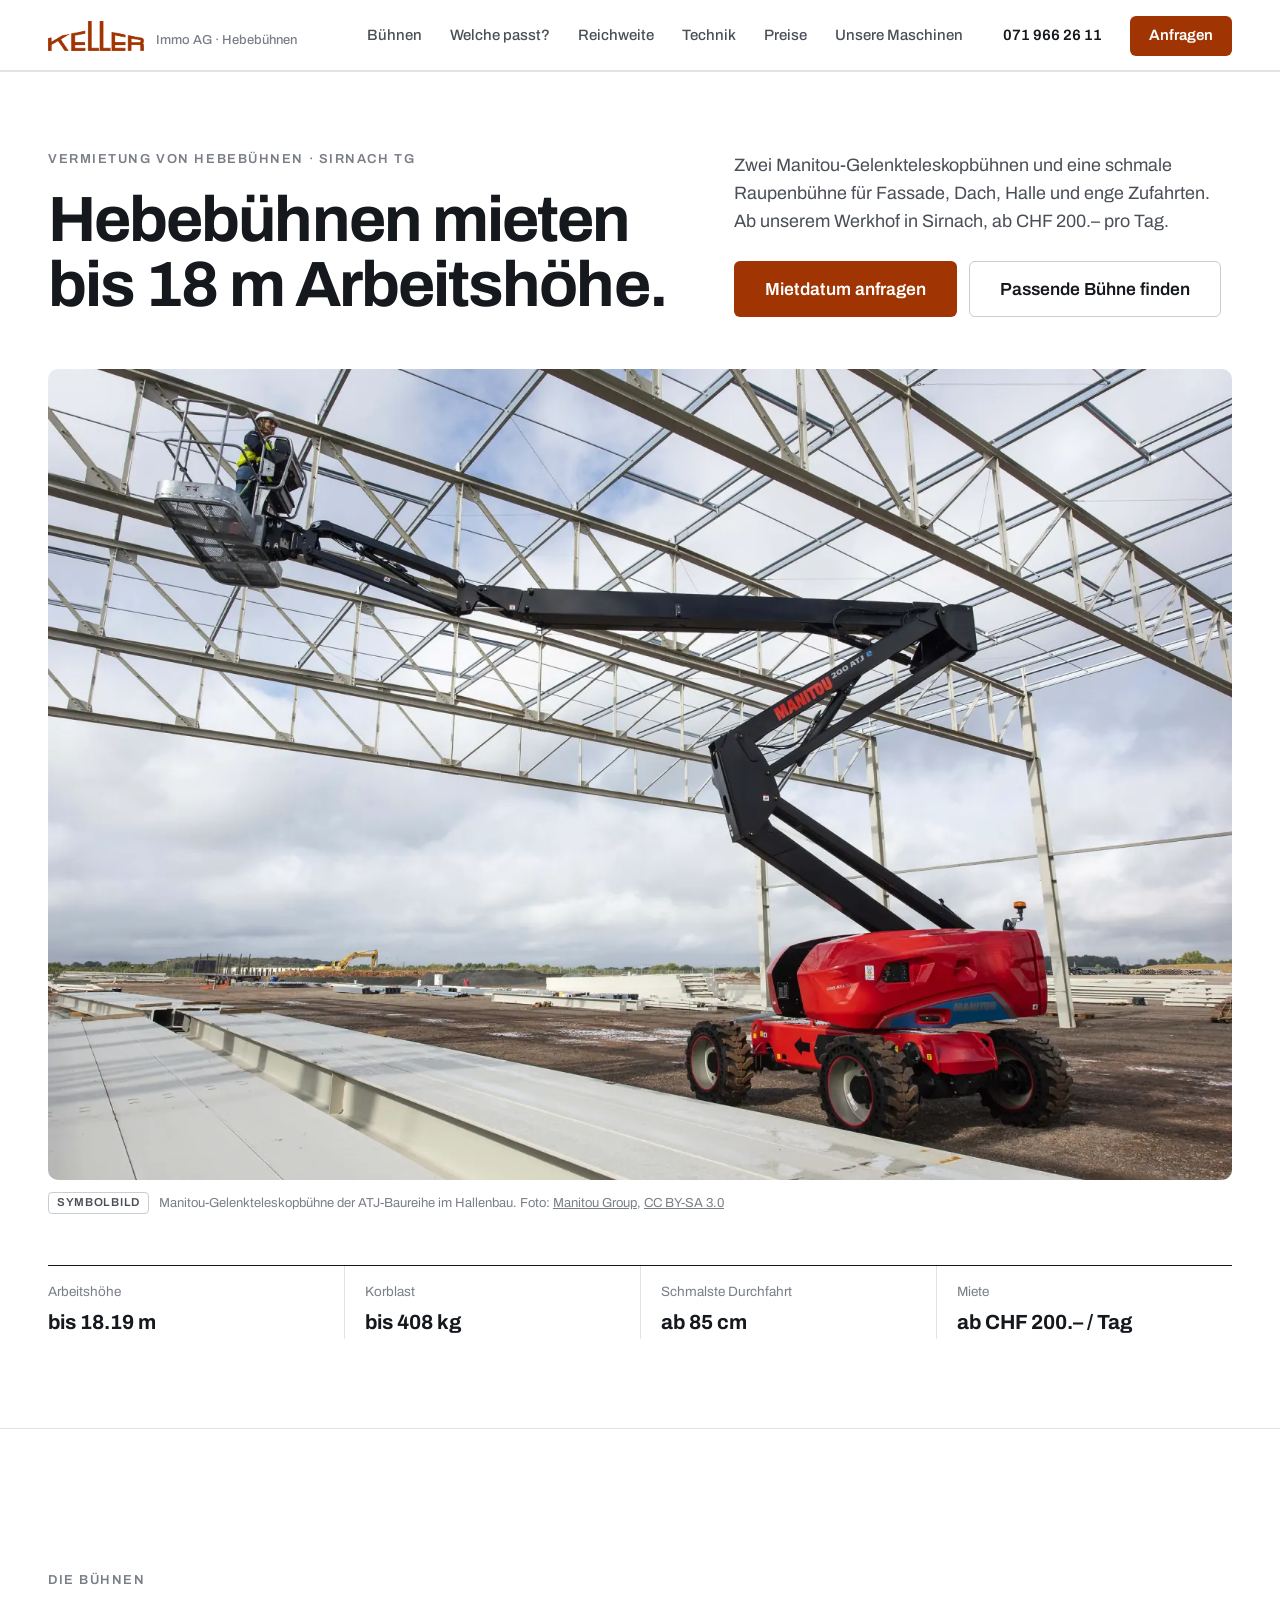
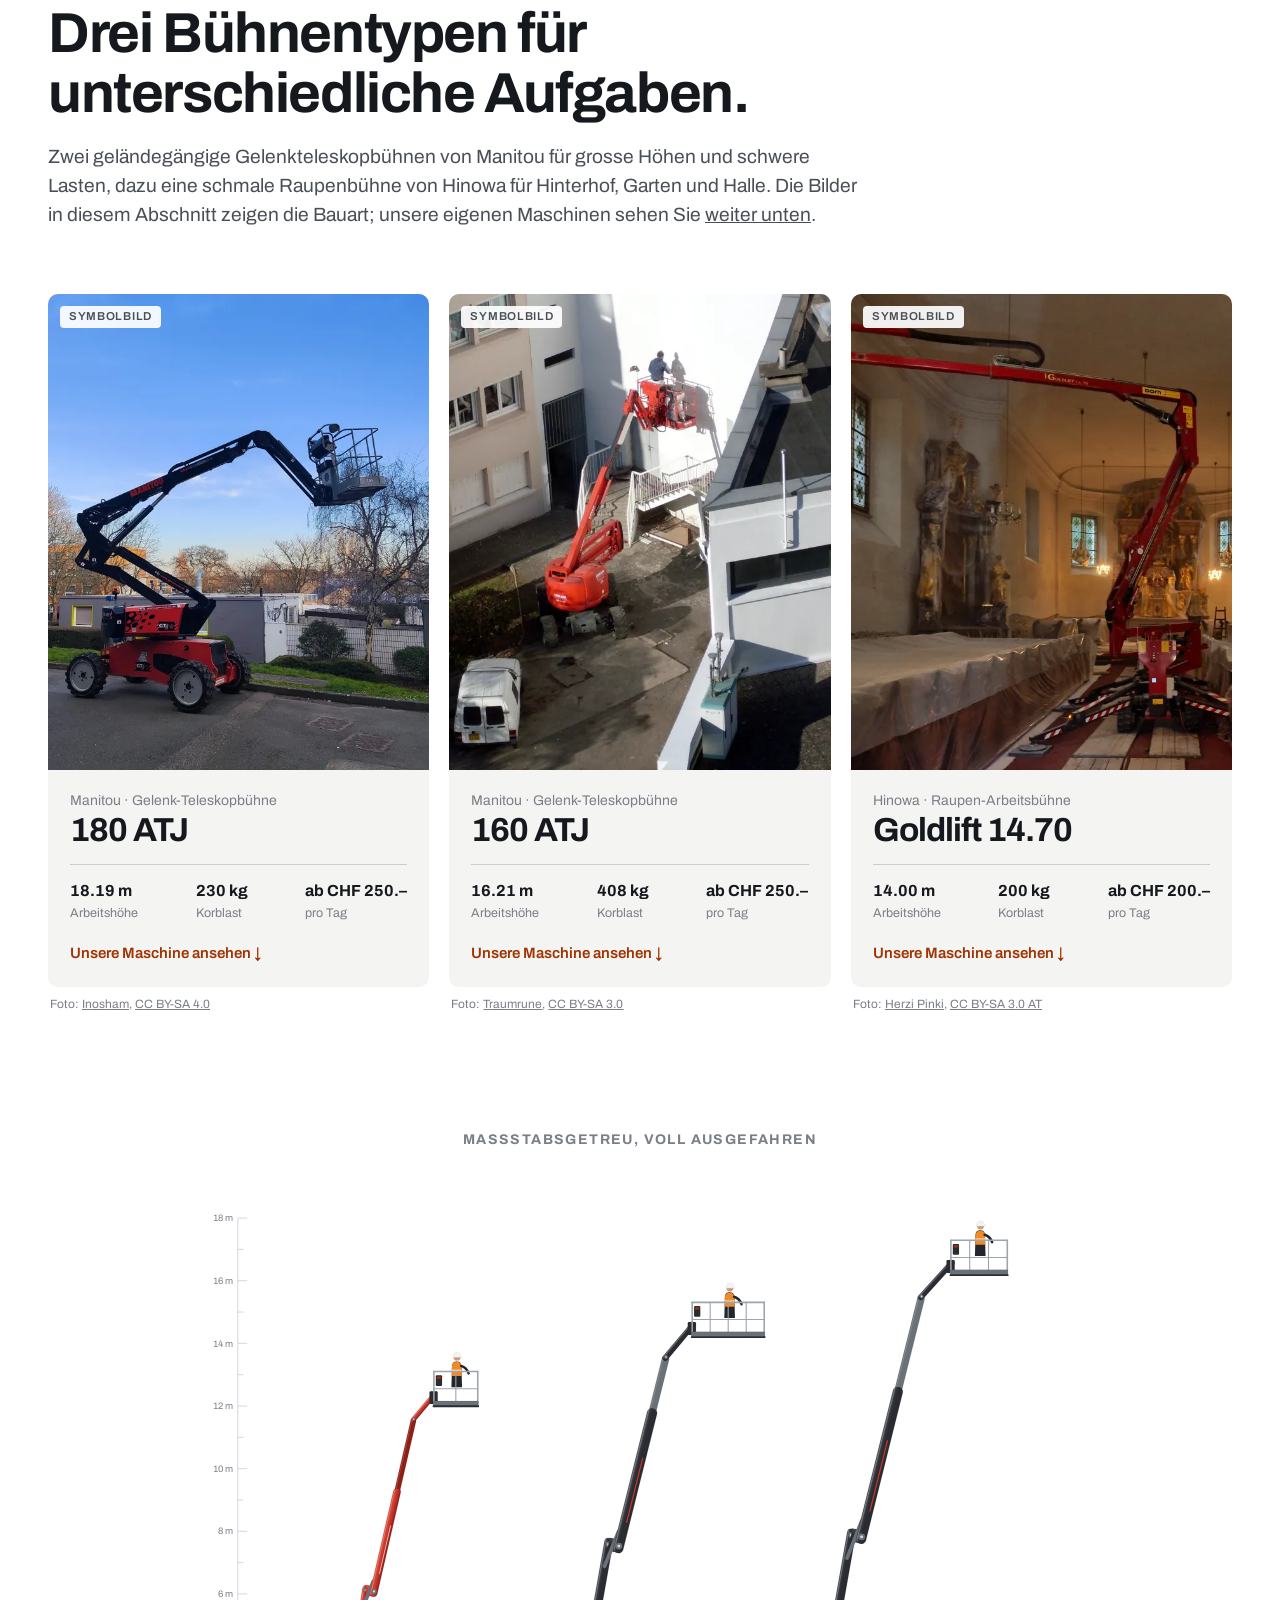
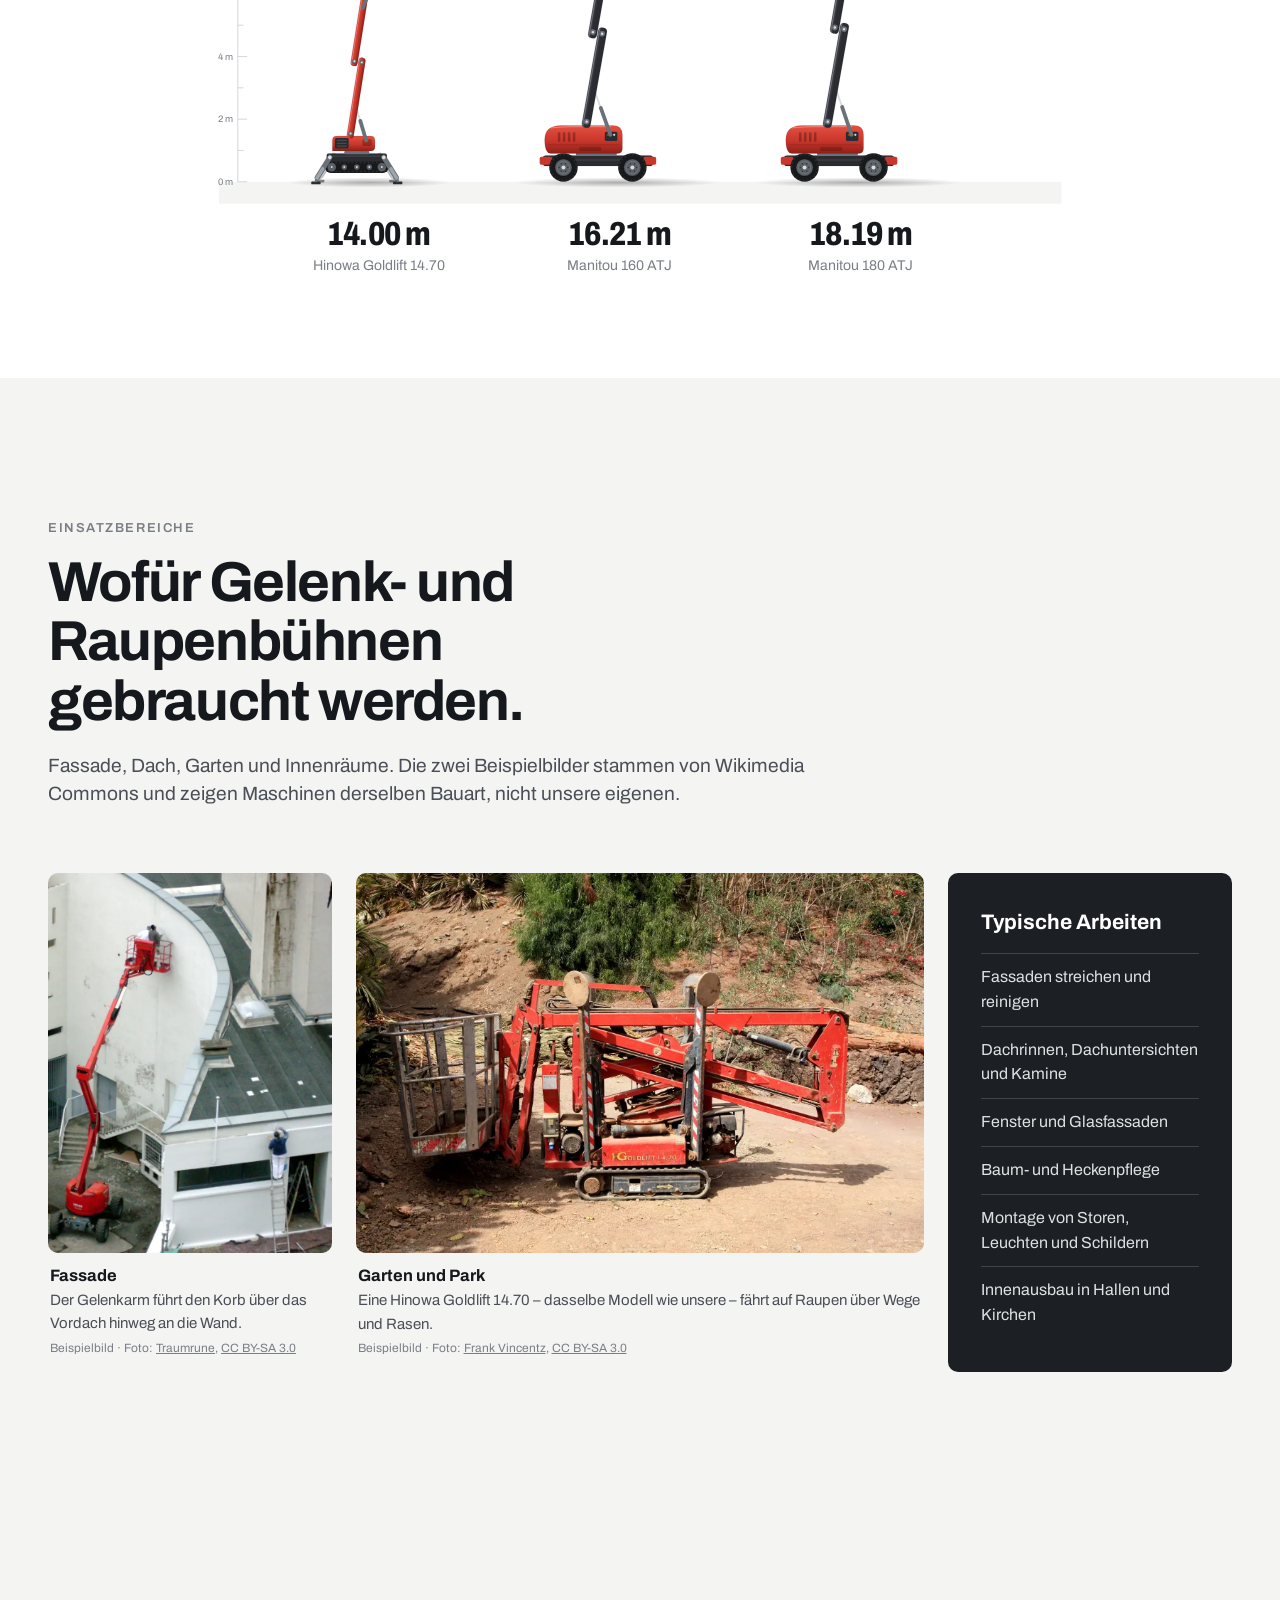
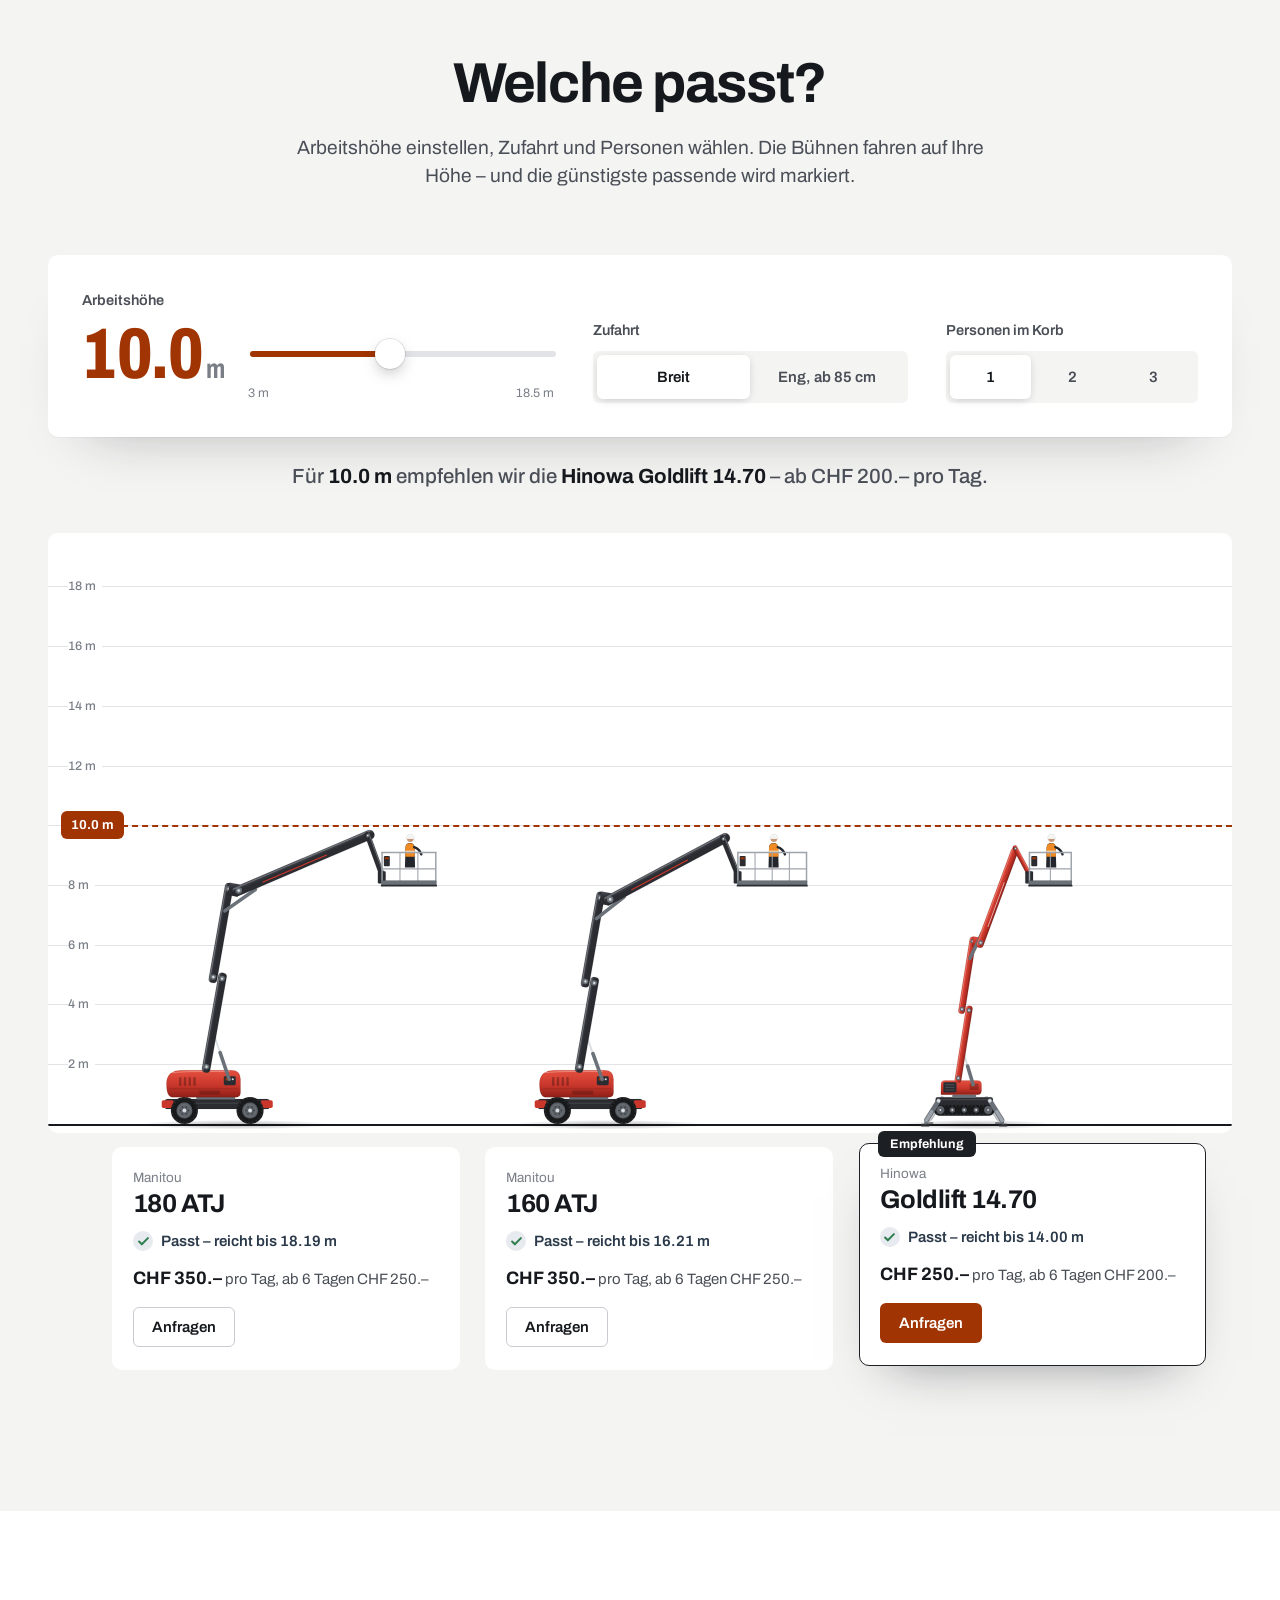
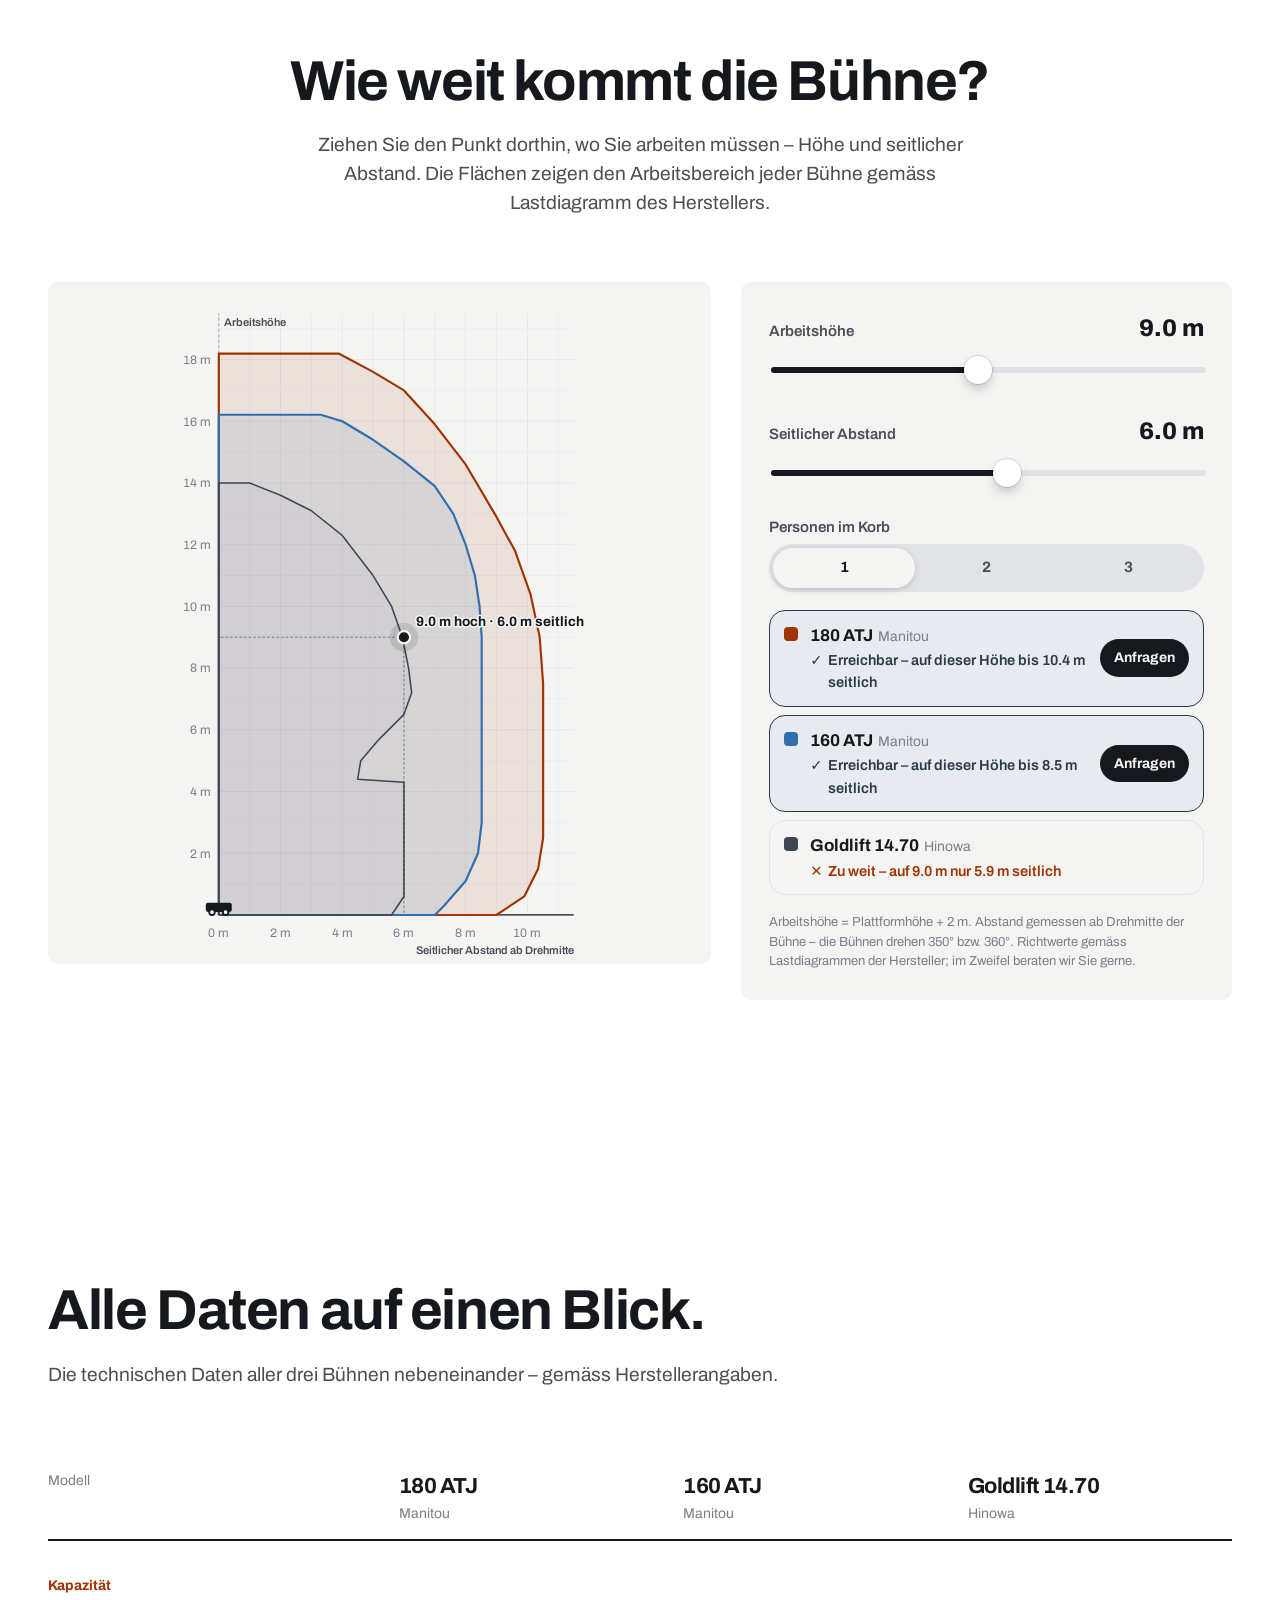
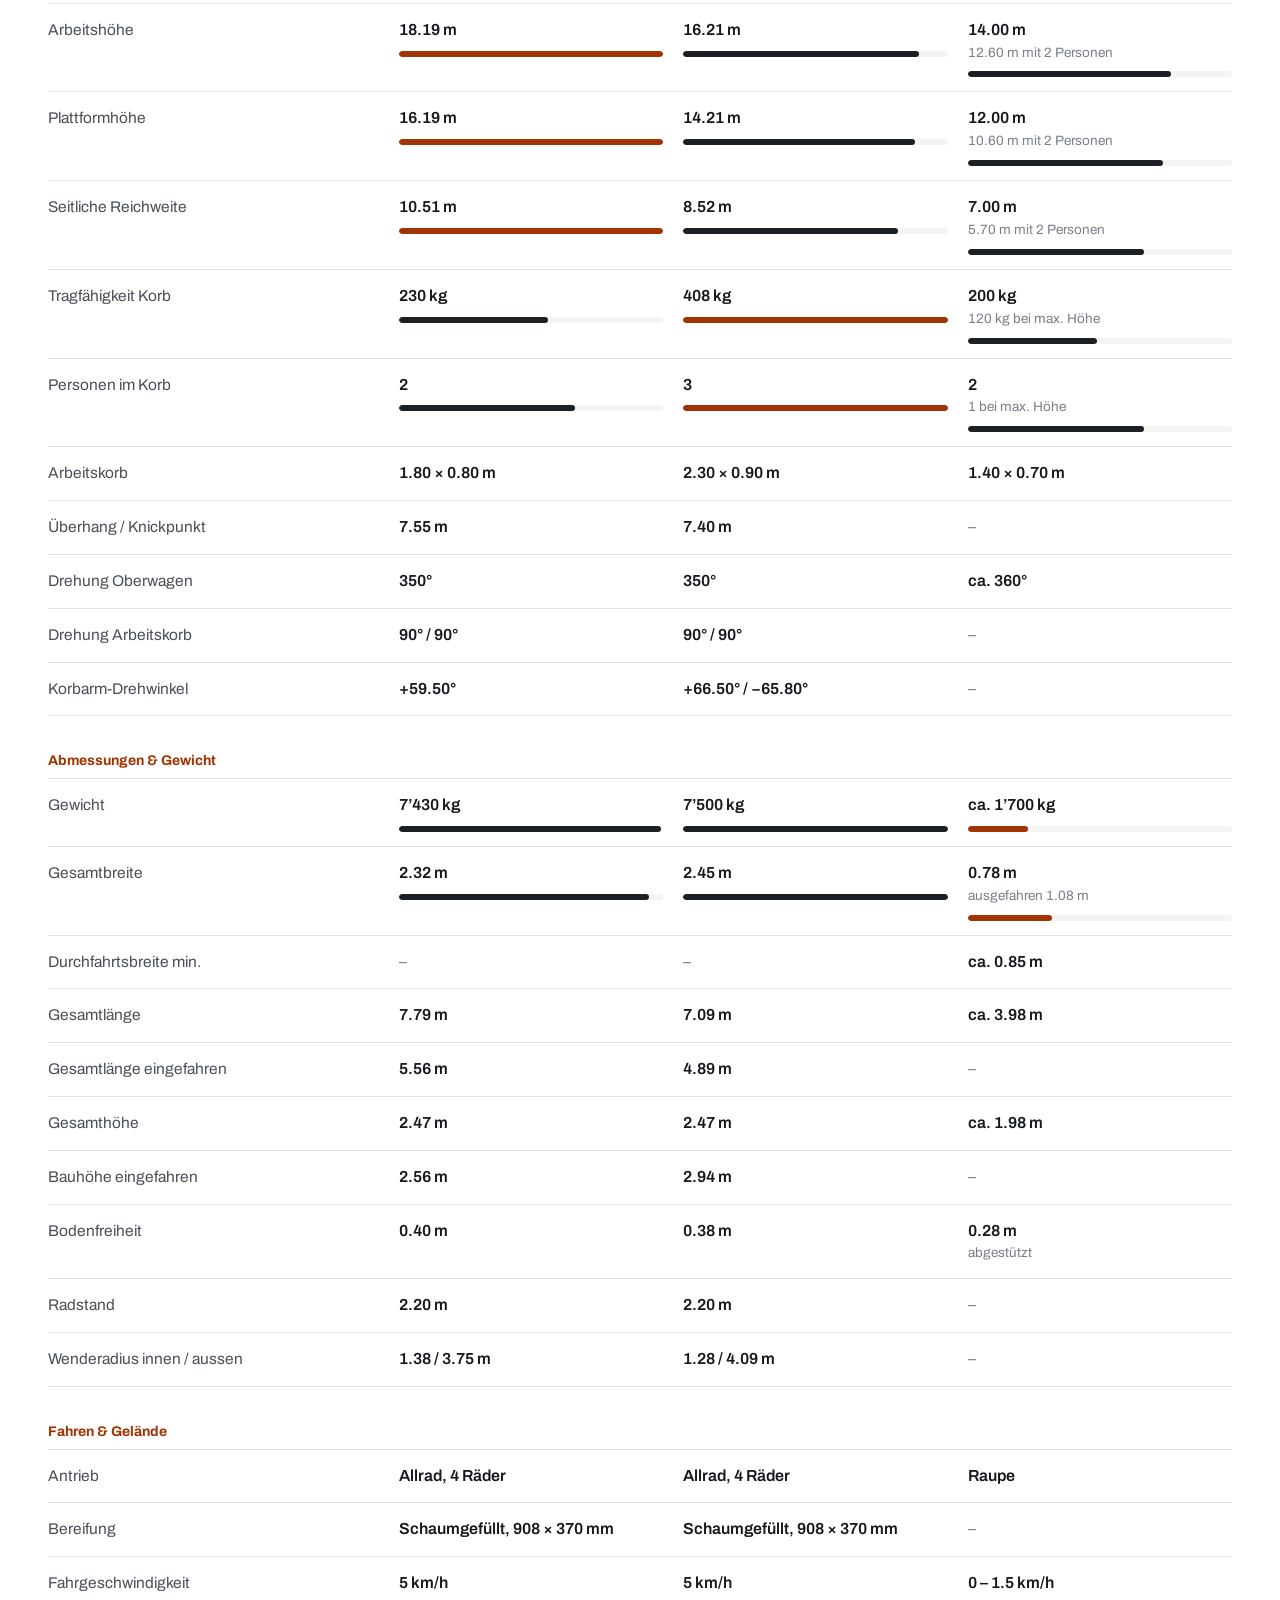
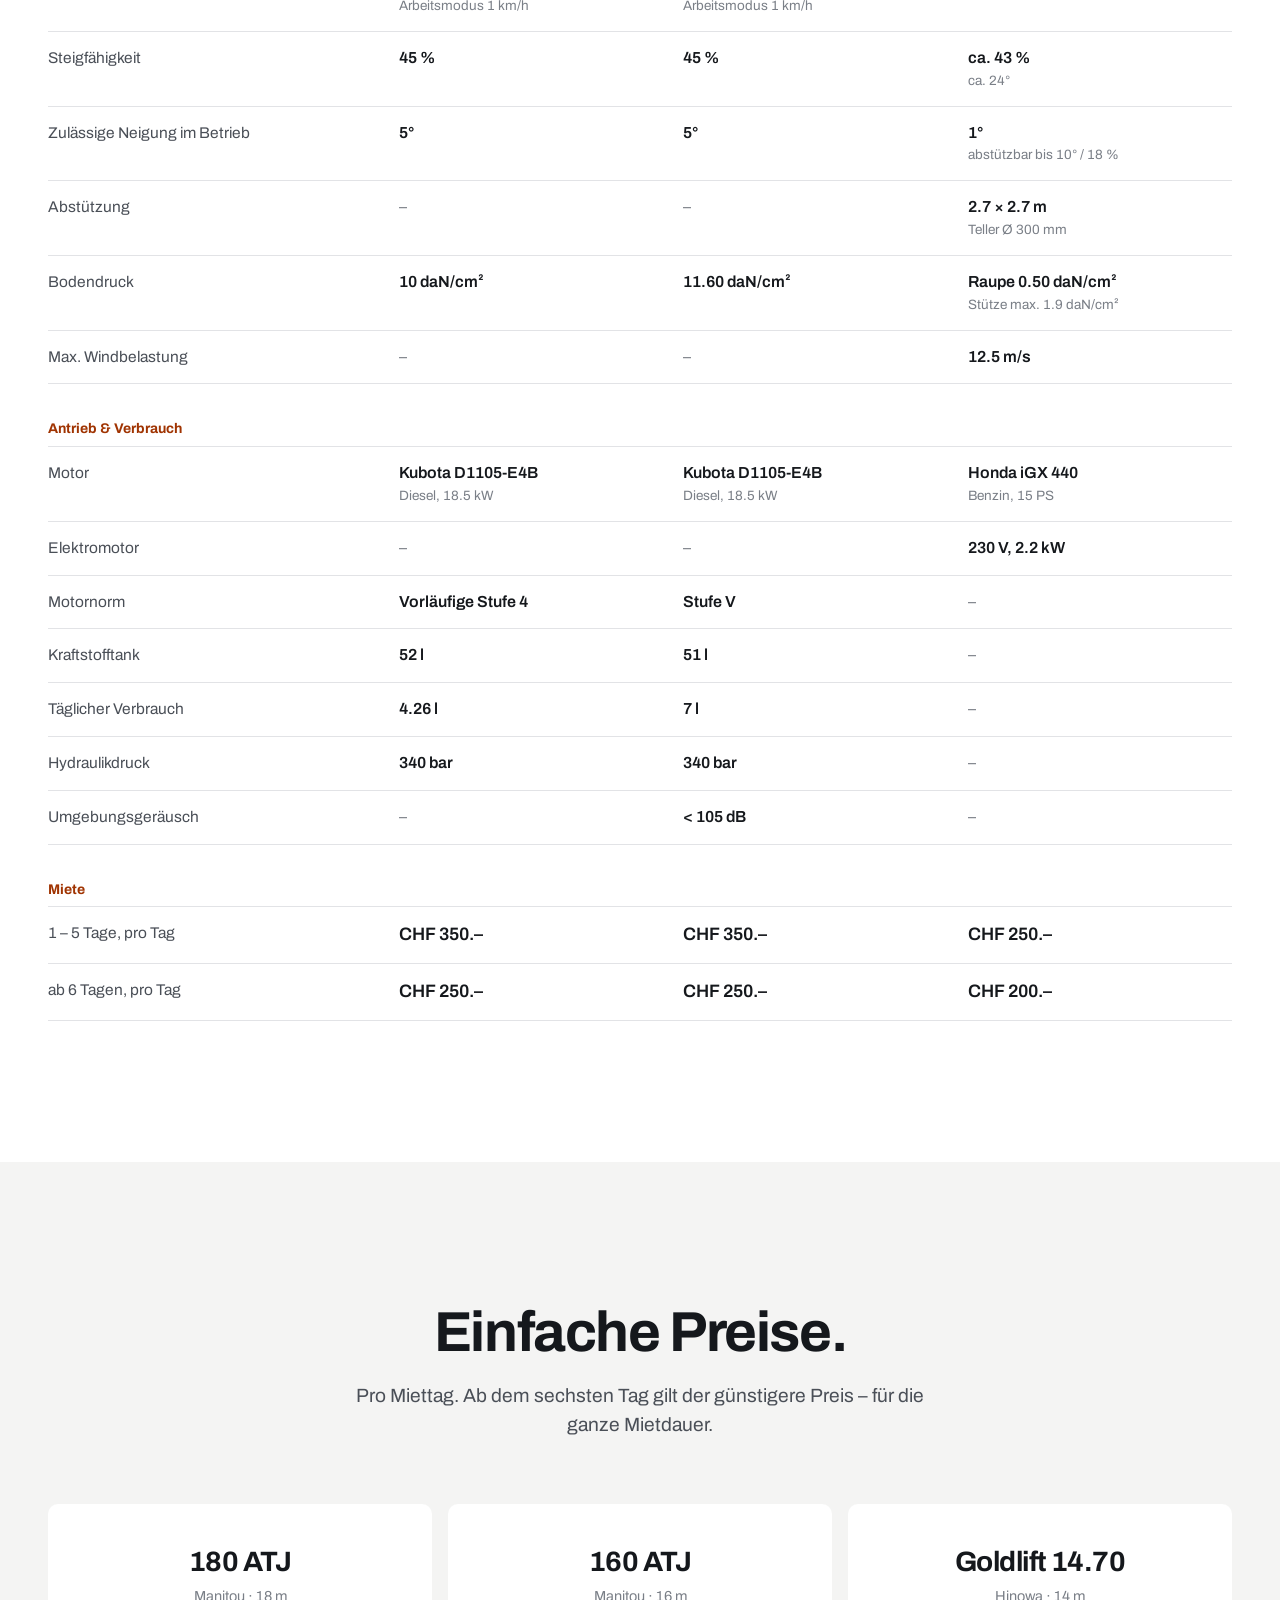
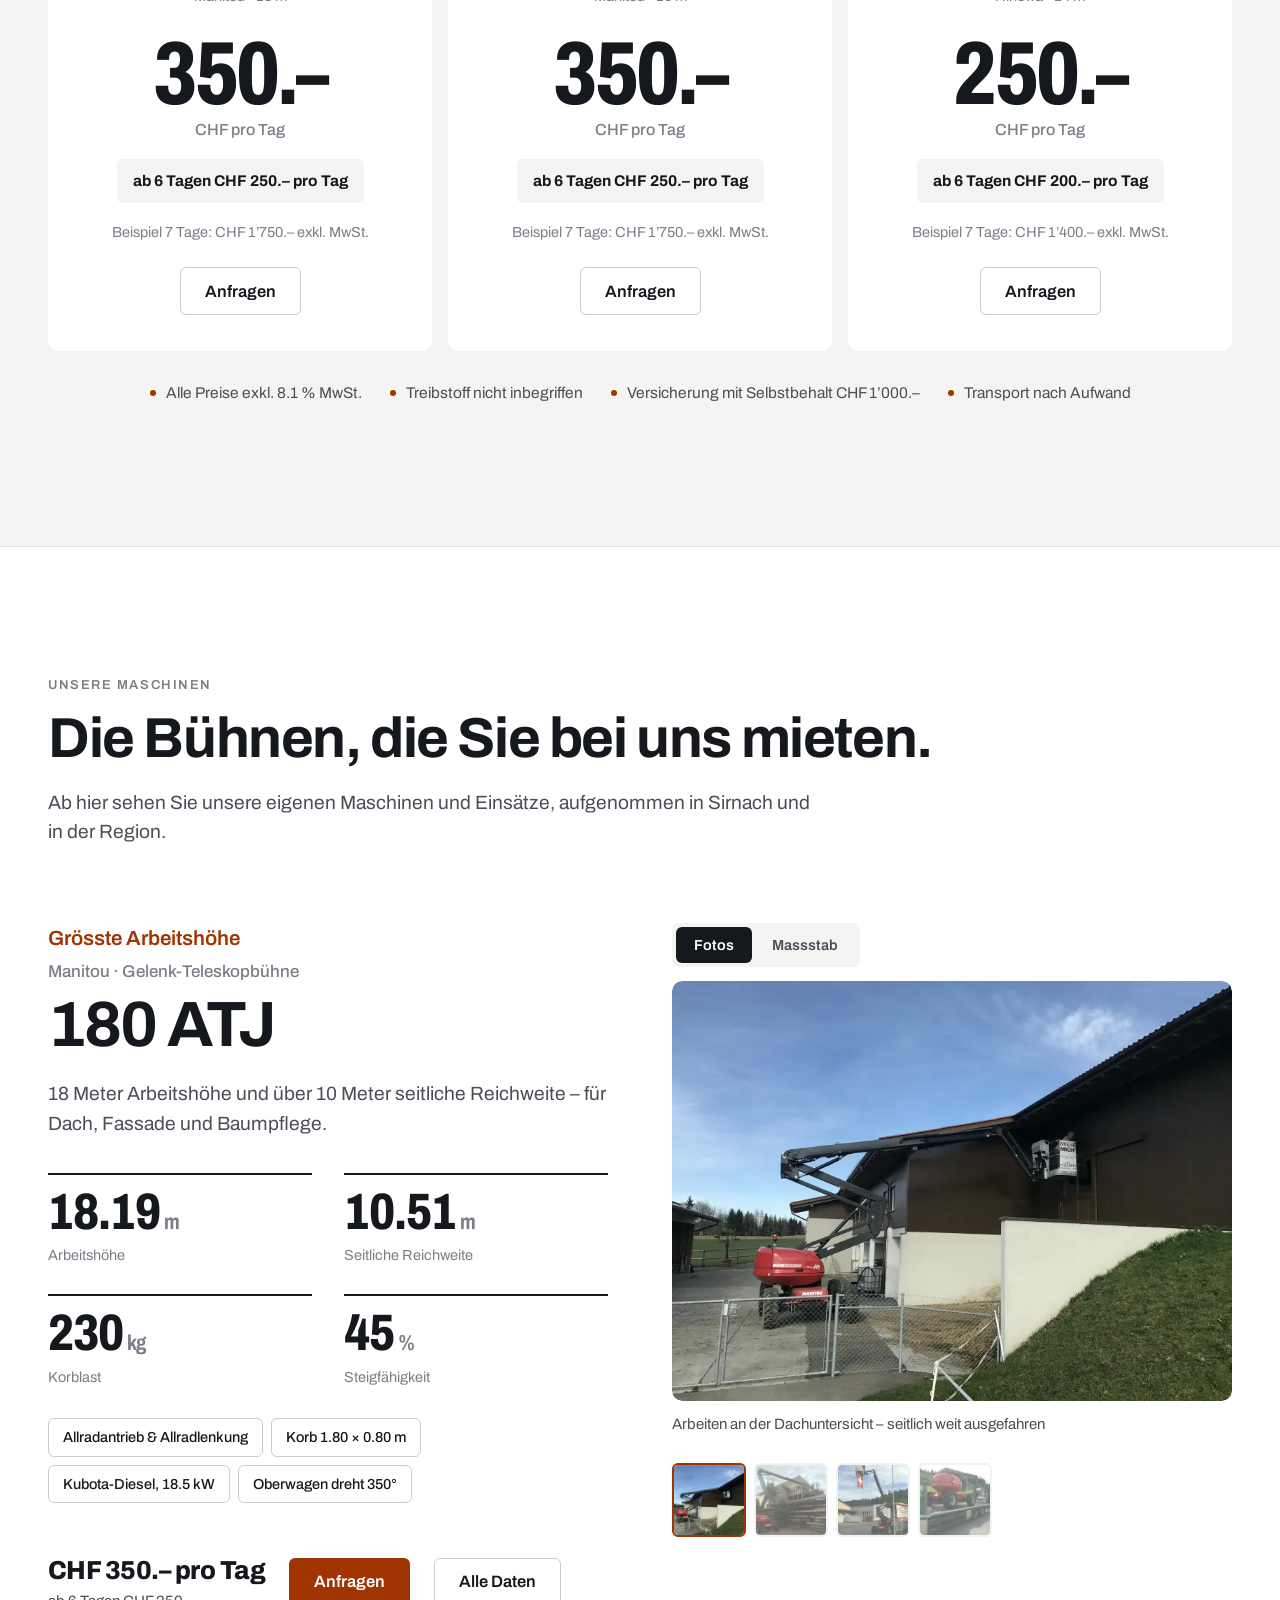
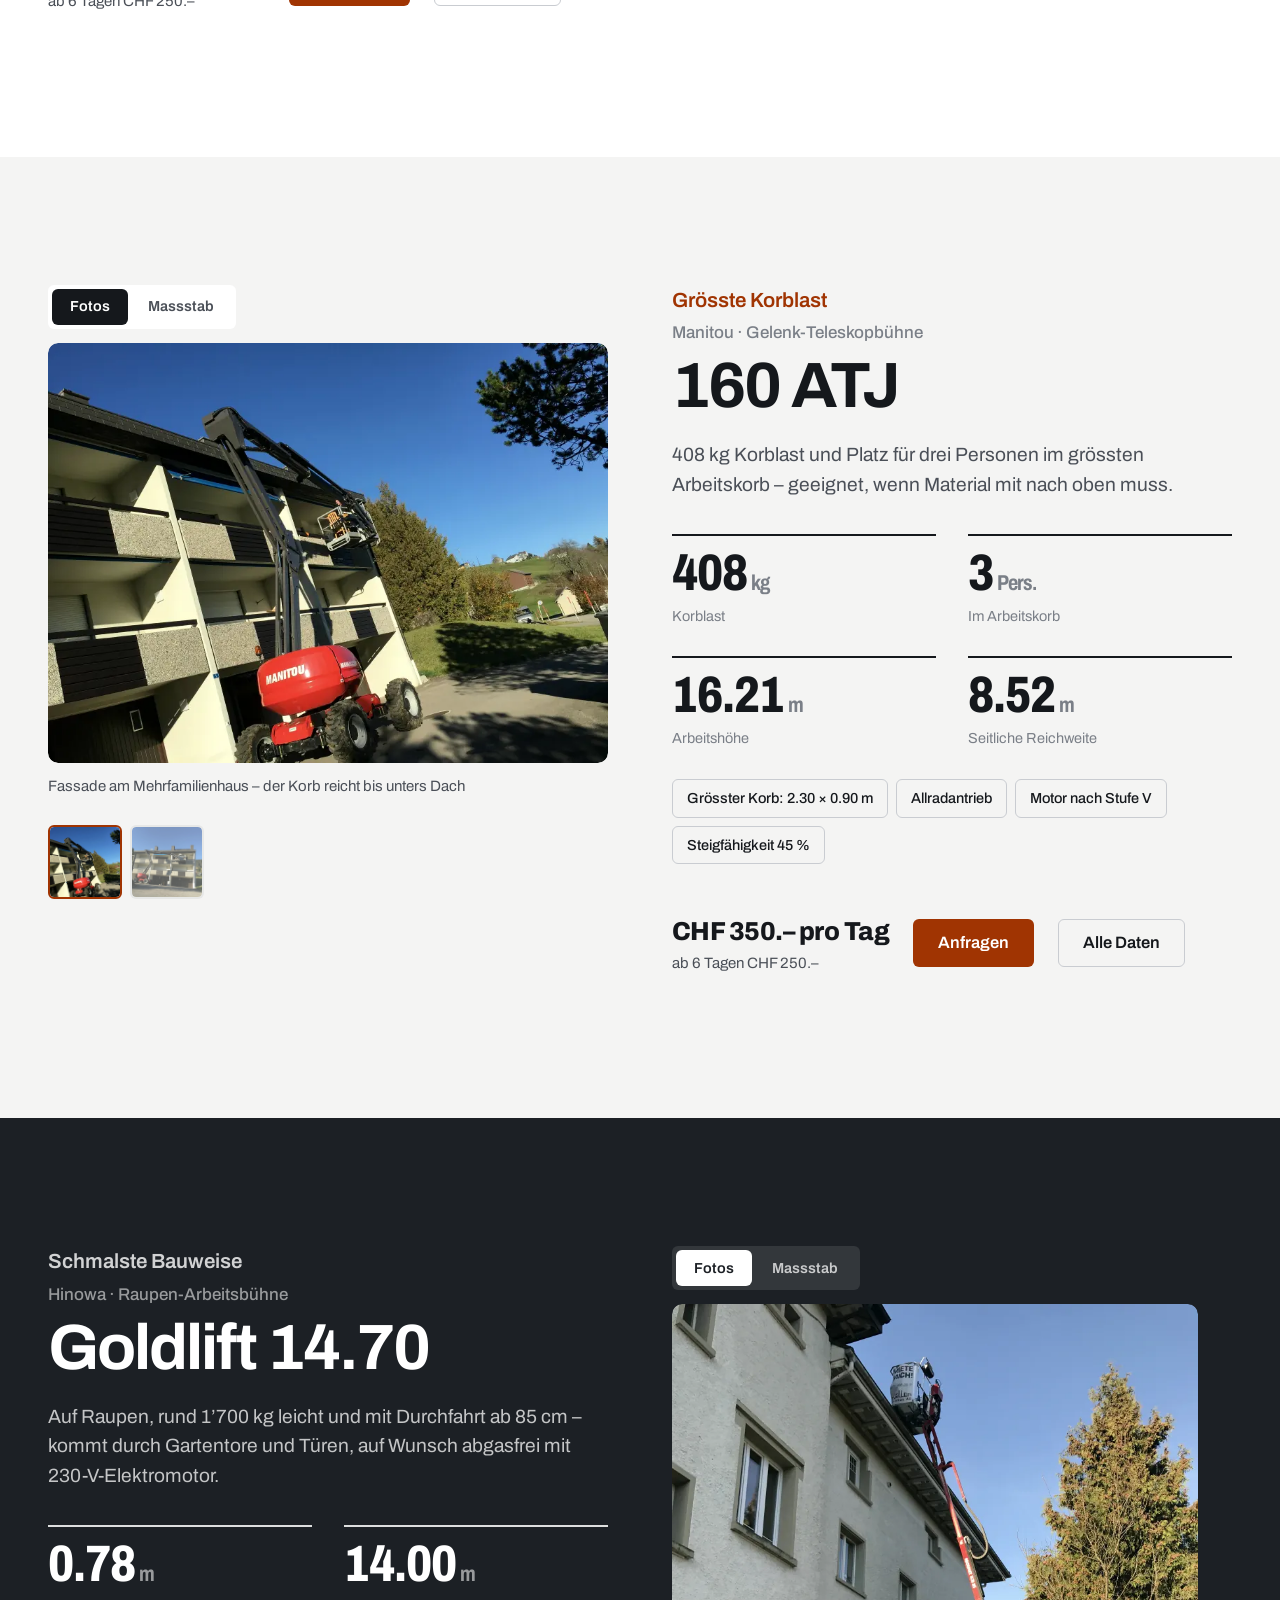
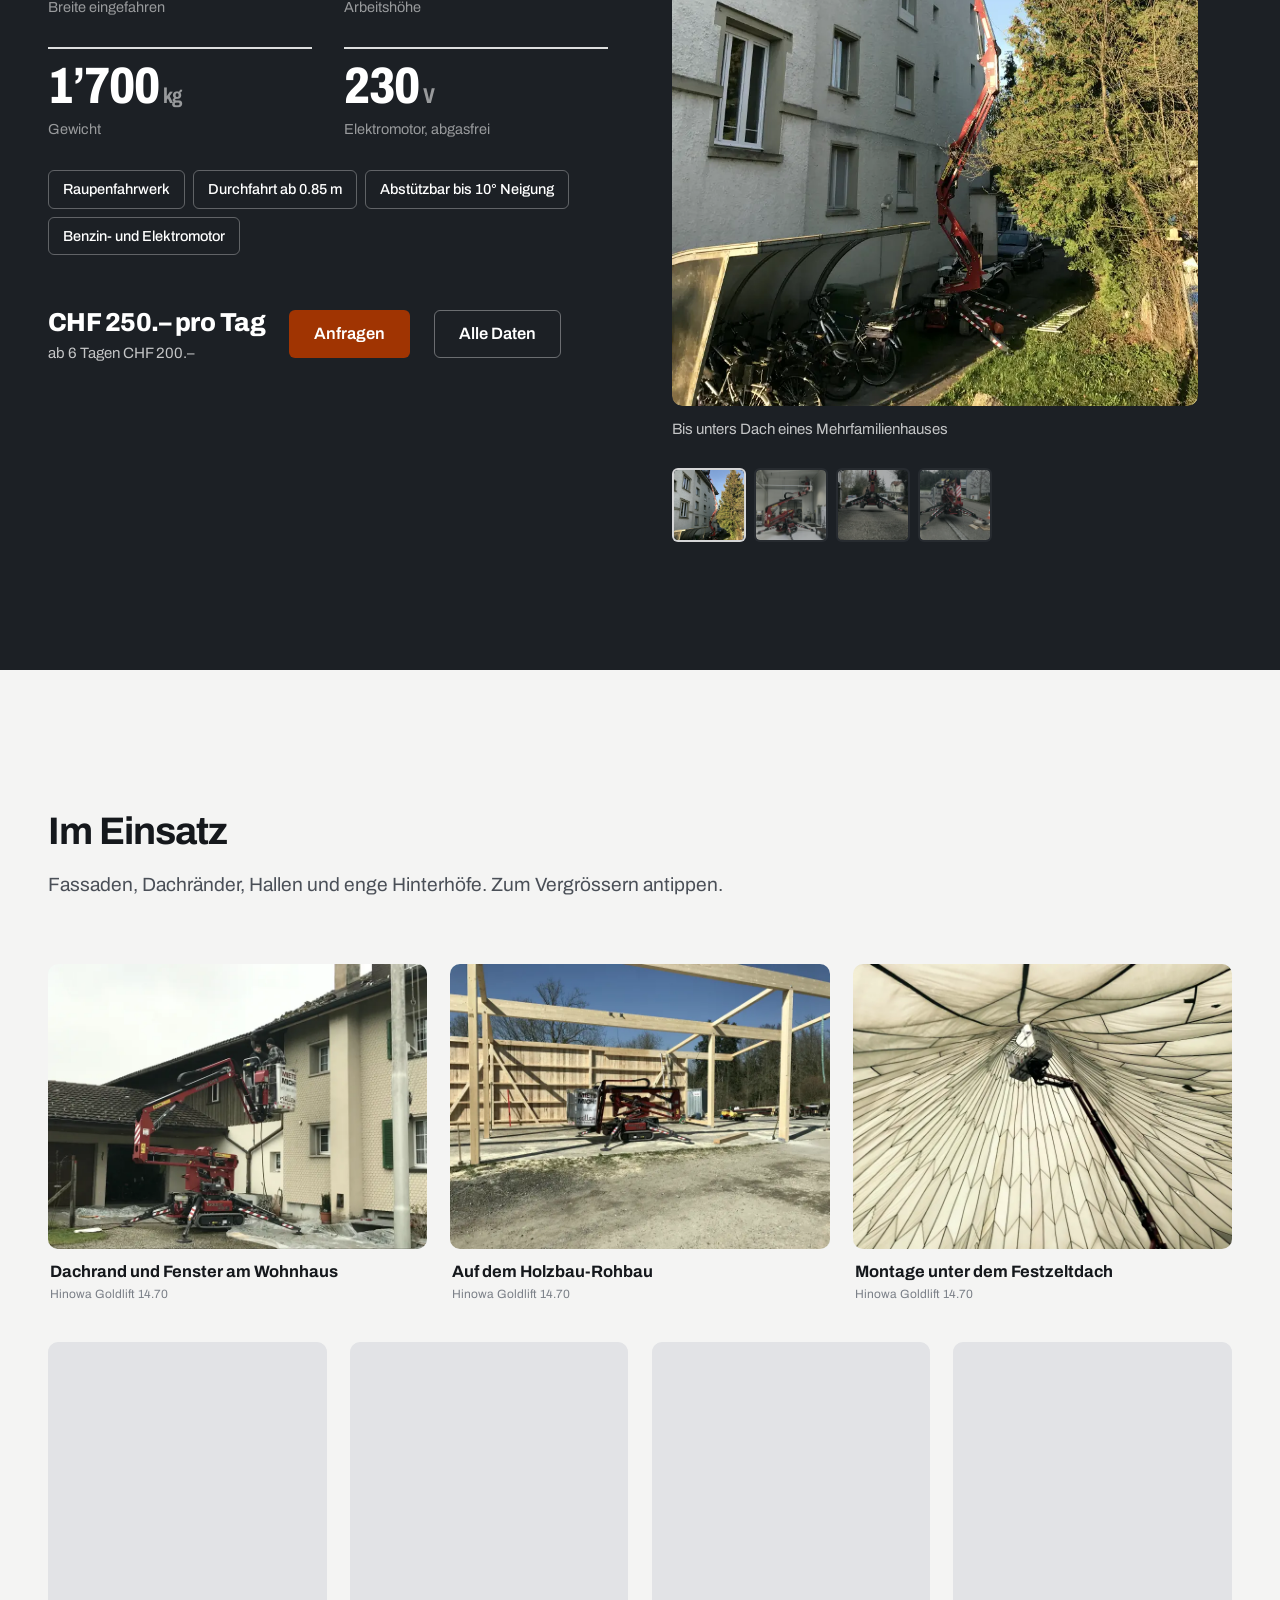
<file: version-7/index.html>
<!doctype html>
<html lang="de-CH">
<head>
  <meta charset="utf-8">
  <meta name="viewport" content="width=device-width, initial-scale=1, viewport-fit=cover">
  <title>Hebebühnen mieten in Sirnach TG | Keller Immo AG</title>
  <meta name="description" content="Drei Hebebühnen bis 18 m Arbeitshöhe mieten: Manitou 180 ATJ, Manitou 160 ATJ und Hinowa Goldlift 14.70. Ab CHF 200.– pro Tag, direkt ab Sirnach TG.">
  <meta name="robots" content="noindex, nofollow">
  <meta name="theme-color" content="#FFFFFF">
  <meta property="og:title" content="Hebebühnen mieten in Sirnach TG – Keller Immo AG">
  <meta property="og:description" content="Drei Hebebühnen bis 18 m Arbeitshöhe. Ab CHF 200.– pro Tag.">
  <meta property="og:type" content="website">
  <meta property="og:image" content="https://marco-p-keller.github.io/keller-hebebuehnen/version-7/assets/og-image.jpg">
  <link rel="preload" as="image" type="image/webp" href="assets/img/c-hero-1600.webp" imagesrcset="assets/img/c-hero-1000.webp 1000w, assets/img/c-hero-1600.webp 1600w, assets/img/c-hero-2400.webp 2400w" imagesizes="(max-width: 1280px) 100vw, 1200px">
  <link rel="icon" href="data:image/svg+xml,%3Csvg xmlns='http://www.w3.org/2000/svg' viewBox='0 0 64 64'%3E%3Crect width='64' height='64' rx='14' fill='%23A03402'/%3E%3Cpath d='M18 14h8v16l14-16h10L34 32l17 18H40L26 35v15h-8z' fill='%23fff'/%3E%3C/svg%3E">
  <link rel="preconnect" href="https://fonts.googleapis.com">
  <link rel="preconnect" href="https://fonts.gstatic.com" crossorigin>
  <link href="https://fonts.googleapis.com/css2?family=Archivo:wdth,wght@62..125,300..900&display=swap" rel="stylesheet">
  <link rel="stylesheet" href="reach.css">
  <link rel="stylesheet" href="styles.css">
</head>
<body>
  <a class="skip" href="#inhalt">Zum Inhalt springen</a>

  <header class="site-header" data-header>
    <div class="wrap header-inner">
      <a class="logo" href="#top" aria-label="Keller Immo AG – zur Startseite">
        <img class="logo-img" src="assets/keller-logo.png" alt="Keller" width="560" height="175">
        <span class="logo-sub">Immo AG · Hebebühnen</span>
      </a>
      <nav class="nav" aria-label="Hauptnavigation">
        <a href="#flotte">Bühnen</a>
        <a href="#finder">Welche passt?</a>
        <a href="#reichweite">Reichweite</a>
        <a href="#vergleich">Technik</a>
        <a href="#preise">Preise</a>
        <a href="#maschinen">Unsere Maschinen</a>
      </nav>
      <a class="header-phone" href="tel:+41719662611">071 966 26 11</a>
      <a class="btn btn--rust btn--sm header-cta" href="#anfrage">Anfragen</a>
      <button class="menu-btn" type="button" aria-expanded="false" aria-controls="mobile-menu" data-menu-btn><span class="sr">Menü öffnen</span><i></i><i></i></button>
    </div>
    <div class="progress" aria-hidden="true"><i data-progress></i></div>
  </header>
  <div class="mobile-menu" id="mobile-menu" data-menu hidden>
    <nav aria-label="Mobile Navigation">
      <a href="#flotte">Bühnen</a>
      <a href="#einsatzbereiche">Einsatzbereiche</a>
      <a href="#finder">Welche passt?</a>
      <a href="#reichweite">Reichweite</a>
      <a href="#vergleich">Technik</a>
      <a href="#preise">Preise</a>
      <a href="#maschinen">Unsere Maschinen</a>
      <a href="#anfrage">Anfrage</a>
      <a href="#kontakt">Kontakt</a>
    </nav>
    <div class="mobile-menu-foot">
      <a class="btn btn--rust btn--block" href="#anfrage">Hebebühne anfragen</a>
      <a class="btn btn--line btn--block" href="tel:+41719662611">071 966 26 11 anrufen</a>
    </div>
  </div>

  <main id="inhalt">
    <!-- ============ 1 · HERO ============ -->
    <section class="hero" id="top">
      <div class="wrap hero-grid">
        <div class="hero-copy">
          <p class="hero-kicker">Vermietung von Hebebühnen · Sirnach TG</p>
          <h1 class="hero-title">Hebebühnen mieten bis 18&nbsp;m Arbeitshöhe.</h1>
        </div>
        <div class="hero-side">
          <p class="hero-lead">Zwei Manitou-Gelenkteleskopbühnen und eine schmale Raupenbühne für Fassade, Dach, Halle und enge Zufahrten. Ab unserem Werkhof in Sirnach, <span class="nowrap">ab CHF 200.– pro Tag.</span></p>
          <div class="hero-cta">
            <a class="btn btn--rust btn--lg" href="#anfrage">Mietdatum anfragen</a>
            <a class="btn btn--line btn--lg" href="#finder">Passende Bühne finden</a>
          </div>
        </div>
      </div>
      <div class="wrap">
        <figure class="hero-media">
          <img src="assets/img/c-hero-1600.webp" srcset="assets/img/c-hero-1000.webp 1000w, assets/img/c-hero-1600.webp 1600w, assets/img/c-hero-2400.webp 2400w" sizes="(max-width: 1280px) 100vw, 1200px" width="2400" height="1644" alt="Eine rote Manitou-Gelenkteleskopbühne hebt einen Monteur unter die Dachträger einer neuen Stahlhalle" fetchpriority="high">
          <figcaption class="photo-note"><span class="tag">Symbolbild</span> <span>Manitou-Gelenkteleskopbühne der ATJ-Baureihe im Hallenbau. Foto: <a href="https://commons.wikimedia.org/wiki/File:Nacelle_%C3%A9l%C3%A9vatrice_Manitou.jpg" target="_blank" rel="noopener">Manitou Group</a>, <a href="https://creativecommons.org/licenses/by-sa/3.0/deed.de" target="_blank" rel="noopener">CC BY-SA 3.0</a></span></figcaption>
        </figure>
        <dl class="hero-facts">
          <div><dt>Arbeitshöhe</dt><dd>bis 18.19&nbsp;m</dd></div>
          <div><dt>Korblast</dt><dd>bis 408&nbsp;kg</dd></div>
          <div><dt>Schmalste Durchfahrt</dt><dd>ab 85&nbsp;cm</dd></div>
          <div><dt>Miete</dt><dd>ab CHF 200.–&nbsp;/&nbsp;Tag</dd></div>
        </dl>
      </div>
    </section>

    <!-- ============ 1b · FLOTTE ============ -->
    <section class="section fleet" id="flotte" aria-labelledby="flotte-title">
      <div class="wrap">
        <header class="head">
          <p class="eyebrow" data-reveal>Die Bühnen</p>
          <h2 class="title" id="flotte-title" data-reveal>Drei Bühnentypen für unterschiedliche Aufgaben.</h2>
          <p class="lead" data-reveal>Zwei geländegängige Gelenkteleskopbühnen von Manitou für grosse Höhen und schwere Lasten, dazu eine schmale Raupenbühne von Hinowa für Hinterhof, Garten und Halle. Die Bilder in diesem Abschnitt zeigen die Bauart; unsere eigenen Maschinen sehen Sie <a href="#maschinen">weiter unten</a>.</p>
        </header>
        <ul class="fleet-cards" data-fleet-list></ul>
        <figure class="group" data-group aria-label="Die drei Hebebühnen nebeneinander, massstabsgetreu, voll ausgefahren">
          <figcaption class="group-cap">Massstabsgetreu, voll ausgefahren</figcaption>
          <div class="group-labels" data-group-labels aria-hidden="true"></div>
        </figure>
      </div>
    </section>

    <!-- ============ 1c · EINSATZBEREICHE ============ -->
    <section class="section areas" id="einsatzbereiche" aria-labelledby="areas-title">
      <div class="wrap">
        <header class="head">
          <p class="eyebrow" data-reveal>Einsatzbereiche</p>
          <h2 class="title" id="areas-title" data-reveal>Wofür Gelenk- und Raupenbühnen gebraucht werden.</h2>
          <p class="lead" data-reveal>Fassade, Dach, Garten und Innenräume. Die zwei Beispielbilder stammen von Wikimedia Commons und zeigen Maschinen derselben Bauart, nicht unsere eigenen.</p>
        </header>
        <div class="areas-grid" data-areas></div>
      </div>
    </section>

    <!-- ============ 2 · FINDER ============ -->
    <section class="section finder" id="finder" aria-labelledby="finder-title">
      <div class="wrap">
        <header class="head head--center">
          <h2 class="title" id="finder-title" data-reveal>Welche passt?</h2>
          <p class="lead" data-reveal>Arbeitshöhe einstellen, Zufahrt und Personen wählen. Die Bühnen fahren auf Ihre Höhe – und die günstigste passende wird markiert.</p>
        </header>

        <div class="fx" data-reveal>
          <div class="fx-height">
            <label class="fx-label" for="need">Arbeitshöhe</label>
            <output class="fx-num" for="need" data-need-out>10.0<small>m</small></output>
            <input class="range" id="need" type="range" min="3" max="18.5" step="0.1" value="10" data-need aria-describedby="fx-result">
            <div class="fx-scale" aria-hidden="true"><span>3 m</span><span>18.5 m</span></div>
          </div>
          <div class="fx-opt">
            <span class="fx-label" id="lbl-access">Zufahrt</span>
            <div class="seg" role="radiogroup" aria-labelledby="lbl-access">
              <label><input type="radio" name="access" value="wide" checked><span>Breit</span></label>
              <label><input type="radio" name="access" value="narrow"><span>Eng, ab 85 cm</span></label>
            </div>
          </div>
          <div class="fx-opt">
            <span class="fx-label" id="lbl-persons">Personen im Korb</span>
            <div class="seg seg--3" role="radiogroup" aria-labelledby="lbl-persons">
              <label><input type="radio" name="persons" value="1" checked><span>1</span></label>
              <label><input type="radio" name="persons" value="2"><span>2</span></label>
              <label><input type="radio" name="persons" value="3"><span>3</span></label>
            </div>
          </div>
        </div>
        <p class="fx-result" id="fx-result" data-fx-result aria-live="polite"></p>

        <div class="lineup" data-lineup>
          <div class="lineup-canvas" data-lineup-canvas></div>
          <div class="verdicts" data-verdicts></div>
        </div>
      </div>
    </section>

    <!-- ============ 2b · REICHWEITE ============ -->
    <section class="section reach" id="reichweite" aria-labelledby="reach-title">
      <div class="wrap">
        <header class="head head--center">
          <h2 class="title" id="reach-title" data-reveal>Wie weit kommt die Bühne?</h2>
          <p class="lead" data-reveal>Ziehen Sie den Punkt dorthin, wo Sie arbeiten müssen – Höhe und seitlicher Abstand. Die Flächen zeigen den Arbeitsbereich jeder Bühne gemäss Lastdiagramm des Herstellers.</p>
        </header>
        <div data-reach></div>
      </div>
    </section>

    <!-- ============ 4 · VERGLEICH ============ -->
    <section class="section compare" id="vergleich" aria-labelledby="vergleich-title">
      <div class="wrap">
        <header class="head">
          <h2 class="title" id="vergleich-title" data-reveal>Alle Daten auf einen Blick.</h2>
          <p class="lead" data-reveal>Die technischen Daten aller drei Bühnen nebeneinander – gemäss Herstellerangaben.</p>
        </header>
        <div class="cmp" role="table" aria-label="Technische Daten im Vergleich" data-compare></div>
      </div>
    </section>

    <!-- ============ 5 · PREISE ============ -->
    <section class="section prices" id="preise" aria-labelledby="preise-title">
      <div class="wrap">
        <header class="head head--center">
          <h2 class="title" id="preise-title" data-reveal>Einfache Preise.</h2>
          <p class="lead" data-reveal>Pro Miettag. Ab dem sechsten Tag gilt der günstigere Preis – für die ganze Mietdauer.</p>
        </header>
        <div class="price-grid" data-prices></div>
        <ul class="price-notes" data-reveal>
          <li>Alle Preise exkl. 8.1&nbsp;% MwSt.</li>
          <li>Treibstoff nicht inbegriffen</li>
          <li>Versicherung mit Selbstbehalt CHF 1’000.–</li>
          <li>Transport nach Aufwand</li>
        </ul>
      </div>
    </section>

    <!-- ============ 6 · UNSERE MASCHINEN ============ -->
    <section class="own" id="maschinen" aria-labelledby="own-title">
      <div class="own-intro">
        <div class="wrap">
          <p class="eyebrow" data-reveal>Unsere Maschinen</p>
          <h2 class="title" id="own-title" data-reveal>Die Bühnen, die Sie bei uns mieten.</h2>
          <p class="lead" data-reveal>Ab hier sehen Sie unsere eigenen Maschinen und Einsätze, aufgenommen in Sirnach und in der Region.</p>
        </div>
      </div>
      <div data-spots></div>
      <div class="section usecases" id="einsatz">
        <div class="wrap">
          <header class="head">
            <h3 class="title title--sm" data-reveal>Im Einsatz</h3>
            <p class="lead" data-reveal>Fassaden, Dachränder, Hallen und enge Hinterhöfe. Zum Vergrössern antippen.</p>
          </header>
          <div class="ugrid ugrid--wide" data-own-wide></div>
          <div class="ugrid ugrid--tall" data-own-tall></div>
        </div>
      </div>
    </section>

    <!-- ============ 7 · ABLAUF ============ -->
    <section class="section steps" aria-labelledby="steps-title">
      <div class="wrap">
        <header class="head">
          <h2 class="title" id="steps-title" data-reveal>In vier Schritten zur Bühne.</h2>
        </header>
        <ol class="step-list" data-steps>
          <li><span class="step-n">1</span><h3>Anfragen</h3><p>Bühne und Datum wählen. Den Richtpreis sehen Sie sofort.</p></li>
          <li><span class="step-n">2</span><h3>Bestätigung</h3><p>Wir prüfen die Verfügbarkeit und senden Ihnen die Offerte.</p></li>
          <li><span class="step-n">3</span><h3>Übergabe</h3><p>Abholung an der Wilerstrasse 82 in Sirnach oder Lieferung nach Aufwand.</p></li>
          <li><span class="step-n">4</span><h3>Rückgabe</h3><p>Verrechnet werden Miettage, Treibstoff und allfälliger Transport.</p></li>
        </ol>

        <div class="logistics" id="transport">
          <figure class="logistics-photo" data-reveal>
            <button class="zoom" type="button" data-lb="transport" data-src="assets/img/transport-1600.webp" data-cap="Die Manitou 180 ATJ verladen auf dem Tieflader" aria-label="Foto vergrössern">
              <img src="assets/img/transport-1600.webp" srcset="assets/img/transport-800.webp 800w, assets/img/transport-1600.webp 1600w" sizes="(max-width: 1024px) 100vw, 55vw" width="2400" height="1800" loading="lazy" alt="Die Manitou 180 ATJ verzurrt auf einem Tieflader">
            </button>
          </figure>
          <div class="logistics-copy" data-reveal>
            <p class="eyebrow">Transport</p>
            <h3>Abholen oder liefern lassen.</h3>
            <p>Sie holen die Bühne an der Wilerstrasse&nbsp;82 in Sirnach ab – oder wir bringen sie auf Ihre Baustelle. Der Transport wird nach Aufwand verrechnet.</p>
            <dl class="weights">
              <div><dt>Manitou 180 ATJ</dt><dd>7’430&nbsp;kg</dd></div>
              <div><dt>Manitou 160 ATJ</dt><dd>7’500&nbsp;kg</dd></div>
              <div><dt>Hinowa Goldlift 14.70</dt><dd>ca. 1’700&nbsp;kg</dd></div>
            </dl>
            <button class="logistics-thumb zoom" type="button" data-lb="transport" data-src="assets/img/goldlift-transport-1600.webp" data-cap="Kompakt: die Goldlift 14.70 mit eingefahrenem Arm" aria-label="Foto der Goldlift mit eingefahrenem Arm vergrössern">
              <img src="assets/img/goldlift-transport-800.webp" width="800" height="600" loading="lazy" alt="">
              <span>Goldlift 14.70 – eingefahren nur 78&nbsp;cm breit</span>
            </button>
          </div>
        </div>
      </div>
    </section>

    <!-- ============ 7 · ANFRAGE ============ -->
    <section class="section request" id="anfrage" aria-labelledby="anfrage-title">
      <div class="wrap">
        <header class="head">
          <h2 class="title" id="anfrage-title" data-reveal>Jetzt anfragen.</h2>
          <p class="lead" data-reveal>Unverbindlich und in zwei Minuten. Ihre Anfrage geht direkt an uns – wir melden uns mit Verfügbarkeit und Offerte.</p>
        </header>

        <div class="request-grid" data-request-grid>
          <form class="rform" data-form novalidate autocomplete="on">
            <fieldset class="box" data-field="maschine">
              <legend class="box-title"><span class="box-n">1</span>Hebebühne</legend>
              <div class="picks" data-picks></div>
            </fieldset>

            <fieldset class="box" data-field="zeitraum">
              <legend class="box-title"><span class="box-n">2</span>Mietzeitraum</legend>
              <p class="box-hint">Ersten und letzten Miettag anklicken. Für einen einzelnen Tag genügt ein Klick.</p>
              <div data-calendar></div>
            </fieldset>

            <fieldset class="box">
              <legend class="box-title"><span class="box-n">3</span>Ihre Angaben</legend>
              <div class="fields">
                <div class="field" data-field="name"><label for="f-name">Vor- und Nachname</label><input id="f-name" name="name" type="text" autocomplete="name"></div>
                <div class="field"><label for="f-firma">Firma <em>optional</em></label><input id="f-firma" name="firma" type="text" autocomplete="organization"></div>
                <div class="field" data-field="email"><label for="f-email">E-Mail</label><input id="f-email" name="email" type="email" autocomplete="email" inputmode="email"></div>
                <div class="field" data-field="telefon"><label for="f-tel">Telefon</label><input id="f-tel" name="telefon" type="tel" autocomplete="tel" inputmode="tel"></div>
                <div class="field field--wide" data-field="einsatzort"><label for="f-ort">Einsatzort (PLZ / Ort)</label><input id="f-ort" name="einsatzort" type="text" autocomplete="address-level2" placeholder="z. B. 8370 Sirnach"></div>
              </div>
              <div class="transport" role="radiogroup" aria-label="Transport">
                <label class="toggle"><input type="radio" name="transport" value="Abholung in Sirnach" checked><span><b>Ich hole ab</b>Wilerstrasse 82, Sirnach</span></label>
                <label class="toggle"><input type="radio" name="transport" value="Lieferung an Einsatzort (nach Aufwand)"><span><b>Bitte liefern</b>Transport nach Aufwand</span></label>
              </div>
              <div class="field field--wide field--msg"><label for="f-msg">Nachricht <em>optional</em></label><textarea id="f-msg" name="nachricht" rows="3" placeholder="Was ist geplant? Zufahrt, Untergrund …"></textarea></div>
              <div class="hp" aria-hidden="true"><label>Bitte leer lassen <input name="_honey" tabindex="-1" autocomplete="off"></label></div>
              <div class="field check" data-field="datenschutz">
                <label class="checkbox"><input type="checkbox" name="datenschutz" value="ja"><span>Meine Angaben dürfen zur Bearbeitung der Anfrage per E-Mail übermittelt werden (siehe <a href="#datenschutz">Datenschutz</a>).</span></label>
              </div>
            </fieldset>

            <div class="submit-row">
              <button class="btn btn--rust btn--lg btn--submit" type="submit"><span class="btn-label">Anfrage senden</span><span class="spinner" aria-hidden="true"></span></button>
              <div class="bk-status" data-status role="status" aria-live="polite"></div>
            </div>
          </form>

          <aside class="summary" data-est-state="empty" aria-label="Zusammenfassung Ihrer Anfrage">
            <div class="summary-card">
              <p class="summary-title">Ihre Anfrage</p>
              <dl class="summary-list">
                <div><dt>Bühne</dt><dd><span data-est="machine">–</span></dd></div>
                <div><dt>Zeitraum</dt><dd data-est="period">Noch kein Datum</dd></div>
                <div><dt>Mietdauer</dt><dd data-est="days">–</dd></div>
                <div><dt>Tagespreis</dt><dd data-est="rate">–</dd></div>
              </dl>
              <div class="summary-total">
                <span>Richtpreis exkl. MwSt.</span>
                <strong data-est="net">Noch offen</strong>
                <small>inkl. 8.1 % MwSt.: <span data-est="gross">–</span></small>
              </div>
              <p class="summary-tier" data-est="tier"></p>
              <p class="summary-note">Ohne Treibstoff und Transport. Die verbindliche Offerte erhalten Sie von uns.</p>
            </div>
          </aside>
        </div>

        <div class="thanks" data-success hidden tabindex="-1">
          <svg class="thanks-mark" viewBox="0 0 52 52" aria-hidden="true"><circle cx="26" cy="26" r="24"/><path d="M15 27l7 7 15-16"/></svg>
          <h3>Danke. Ihre Anfrage ist bei uns.</h3>
          <p data-success-text>Wir melden uns so rasch wie möglich.</p>
          <button class="btn btn--line" type="button" data-success-reset>Weitere Anfrage stellen</button>
        </div>
      </div>
    </section>

    <!-- ============ 8 · GUT ZU WISSEN ============ -->
    <section class="section know" aria-labelledby="know-title">
      <div class="wrap">
        <header class="head">
          <h2 class="title" id="know-title" data-reveal>Gut zu wissen.</h2>
        </header>
        <div class="know-grid">
          <article data-reveal><h3>Wie wird der Preis berechnet?</h3><p>Pro Miettag. Die Manitou-Bühnen kosten CHF 350.–, die Goldlift CHF 250.–. Ab sechs Tagen gilt für alle Tage CHF 250.– bzw. CHF 200.–. Alle Preise exkl. 8.1&nbsp;% MwSt.</p></article>
          <article data-reveal><h3>Was ist nicht inbegriffen?</h3><p>Treibstoff und Transport – der Transport wird nach Aufwand verrechnet. Die Maschinen sind versichert, der Selbstbehalt beträgt CHF 1’000.–.</p></article>
          <article data-reveal><h3>Durch ein Gartentor?</h3><p>Die Hinowa Goldlift 14.70 ist eingefahren nur 78&nbsp;cm breit und kommt durch Durchgänge ab 85&nbsp;cm. Mit 0.50&nbsp;daN/cm² Bodendruck schont sie Rasen und Platten.</p></article>
          <article data-reveal><h3>Arbeiten in der Halle?</h3><p>Die Goldlift hat neben dem Benzinmotor einen 230-V-Elektromotor und arbeitet damit abgasfrei. Die Manitou-Bühnen fahren mit Diesel.</p></article>
          <article data-reveal><h3>Viel Material im Korb?</h3><p>Die Manitou 160 ATJ trägt bis 408&nbsp;kg in einem Korb von 2.30 × 0.90&nbsp;m – genug für drei Personen.</p></article>
          <article data-reveal><h3>Wie schwer für den Transport?</h3><p>180 ATJ rund 7’430&nbsp;kg, 160 ATJ rund 7’500&nbsp;kg, Goldlift rund 1’700&nbsp;kg. Den Transport organisieren wir auf Wunsch.</p></article>
        </div>
      </div>
    </section>
  </main>

  <!-- ============ FOOTER ============ -->
  <footer class="site-footer" id="kontakt">
    <div class="wrap">
      <div class="footer-top">
        <p class="footer-claim">Fragen zur passenden Bühne?<br>Rufen Sie an.</p>
        <a class="footer-phone" href="tel:+41719662611">071 966 26 11</a>
      </div>
      <div class="footer-grid">
        <div>
          <h3>Abholung &amp; Rückgabe</h3>
          <address>Keller Holzbau AG<br>Wilerstrasse 82<br>8370 Sirnach TG</address>
          <a class="footer-link" href="https://www.google.com/maps/search/?api=1&amp;query=Wilerstrasse+82,+8370+Sirnach" target="_blank" rel="noopener">Route planen</a>
        </div>
        <div>
          <h3>E-Mail</h3>
          <a class="footer-link" href="mailto:info@keller-holzbau.ch">info@keller-holzbau.ch</a>
        </div>
        <div id="impressum">
          <h3>Impressum</h3>
          <p>Keller Immo AG – Vermietung Hebebühnen, c/o Keller Holzbau AG, Wilerstrasse 82, 8370 Sirnach TG, Schweiz. Alle Angaben ohne Gewähr; technische Daten gemäss Herstellerangaben. Bildnachweis siehe unten. Preise in CHF, exkl. 8.1&nbsp;% MwSt.</p>
        </div>
        <div id="datenschutz">
          <h3>Datenschutz</h3>
          <p>Angaben aus dem Anfrageformular übermitteln wir per E-Mail an uns (Versanddienste Google/Gmail und FormSubmit; Daten können ins Ausland übermittelt werden; Sie erhalten eine Eingangsbestätigung) und nutzen sie nur für Ihre Anfrage. Schriften werden von Google Fonts geladen. Keine Tracking-Cookies. Auskunft und Löschung: info@keller-holzbau.ch.</p>
        </div>
      </div>
      <div class="credits" id="bildnachweis">
        <h3>Bildnachweis</h3>
        <p>Fotos unserer Maschinen: Keller Holzbau AG, Sirnach. Symbol- und Beispielbilder von <a href="https://commons.wikimedia.org/" target="_blank" rel="noopener">Wikimedia Commons</a>, zugeschnitten, verkleinert und komprimiert:</p>
        <ul data-credits></ul>
      </div>
      <div class="footer-base">
        <img class="logo-img" src="assets/keller-logo.png" alt="Keller" width="560" height="175">
        <span>© <span data-year>2026</span> Keller Immo AG</span>
      </div>
    </div>
  </footer>

  <dialog class="lb" data-lightbox aria-label="Fotoansicht">
    <figure class="lb-fig">
      <img class="lb-img" alt="" data-lb-img>
      <figcaption class="lb-cap"><span data-lb-cap></span><small data-lb-count></small></figcaption>
    </figure>
    <button class="lb-btn lb-close" type="button" data-lb-close aria-label="Schliessen"><svg viewBox="0 0 24 24" aria-hidden="true"><path d="M6 6l12 12M18 6L6 18"/></svg></button>
    <button class="lb-btn lb-prev" type="button" data-lb-prev aria-label="Vorheriges Foto"><svg viewBox="0 0 24 24" aria-hidden="true"><path d="M15 5l-7 7 7 7"/></svg></button>
    <button class="lb-btn lb-next" type="button" data-lb-next aria-label="Nächstes Foto"><svg viewBox="0 0 24 24" aria-hidden="true"><path d="M9 5l7 7-7 7"/></svg></button>
  </dialog>

  <div class="mobile-bar" data-mobile-bar>
    <a class="btn btn--line" href="tel:+41719662611">Anrufen</a>
    <a class="btn btn--rust" href="#anfrage">Mietdatum anfragen</a>
  </div>

  <script src="js/data.js"></script>
  <script src="js/lift.js"></script>
  <script src="js/booking.js"></script>
  <script src="js/reach.js"></script>
  <script src="app.js"></script>
</body>
</html>
</file>
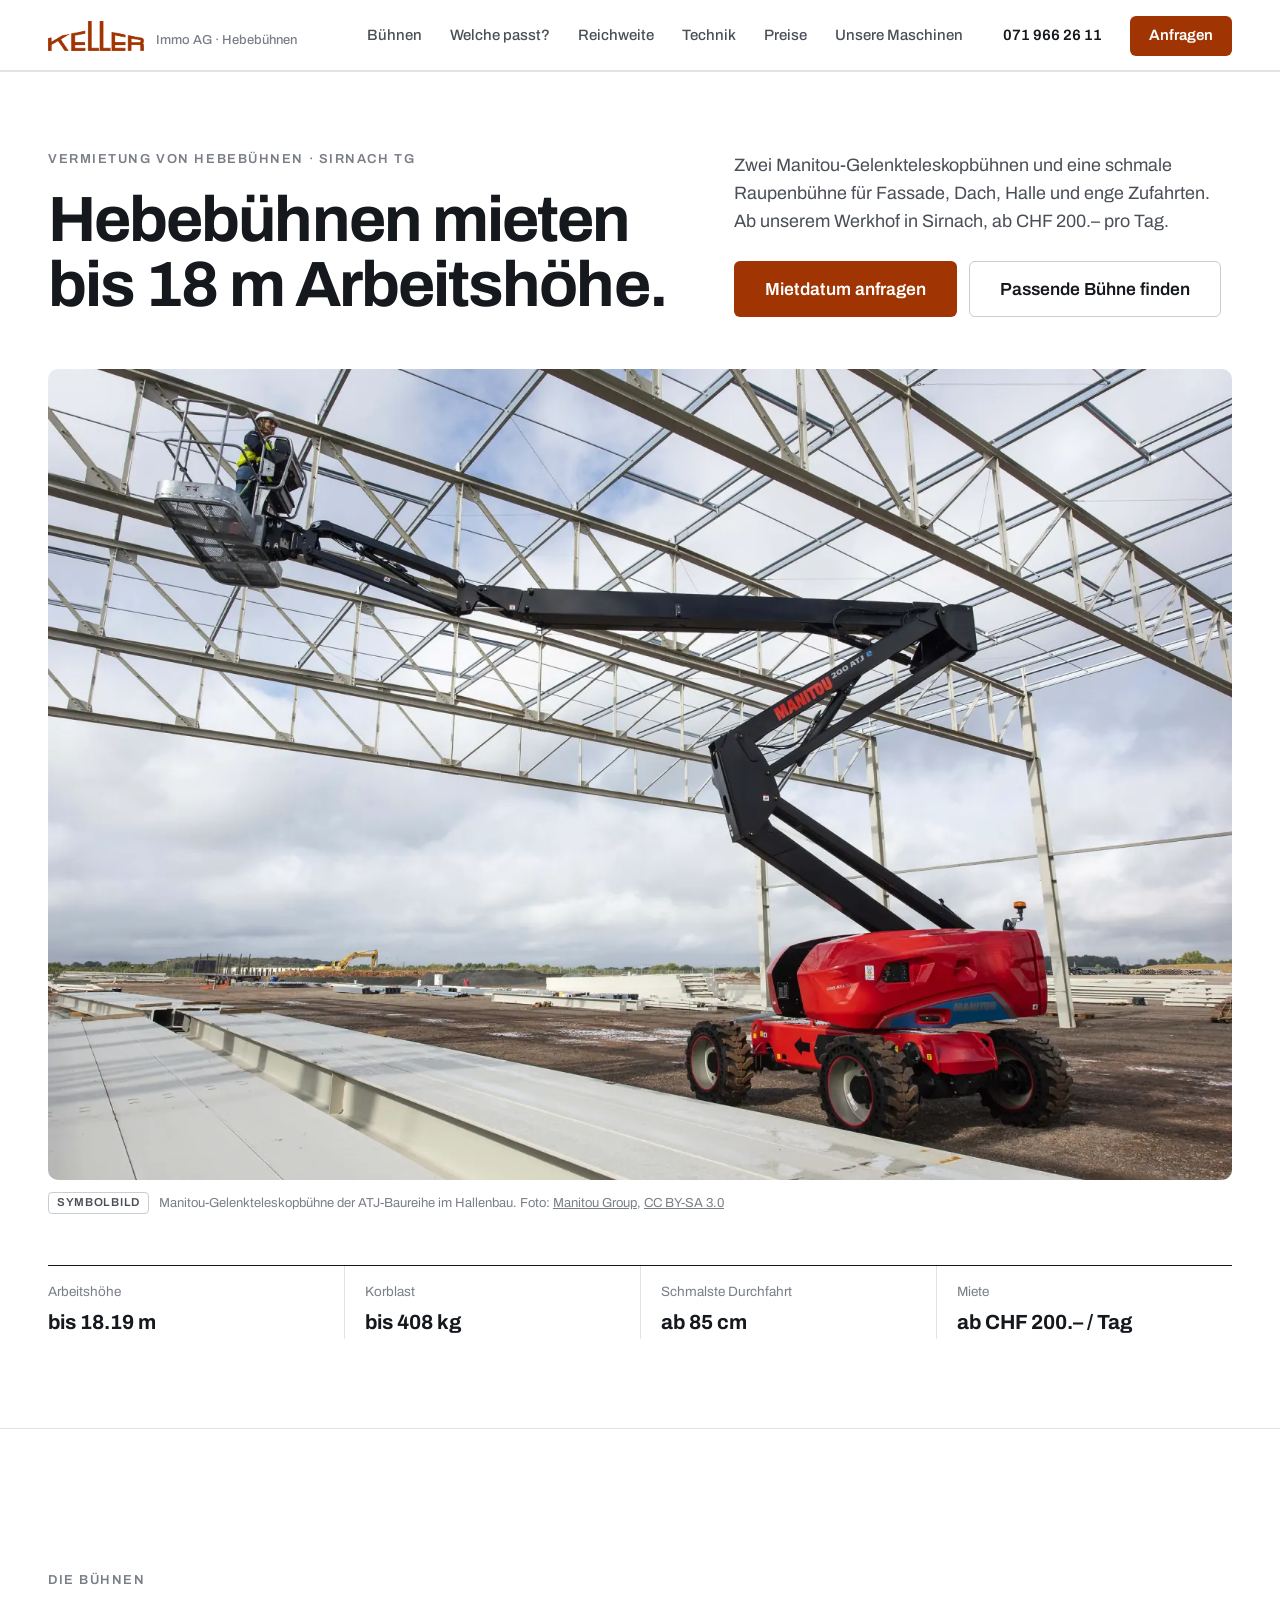
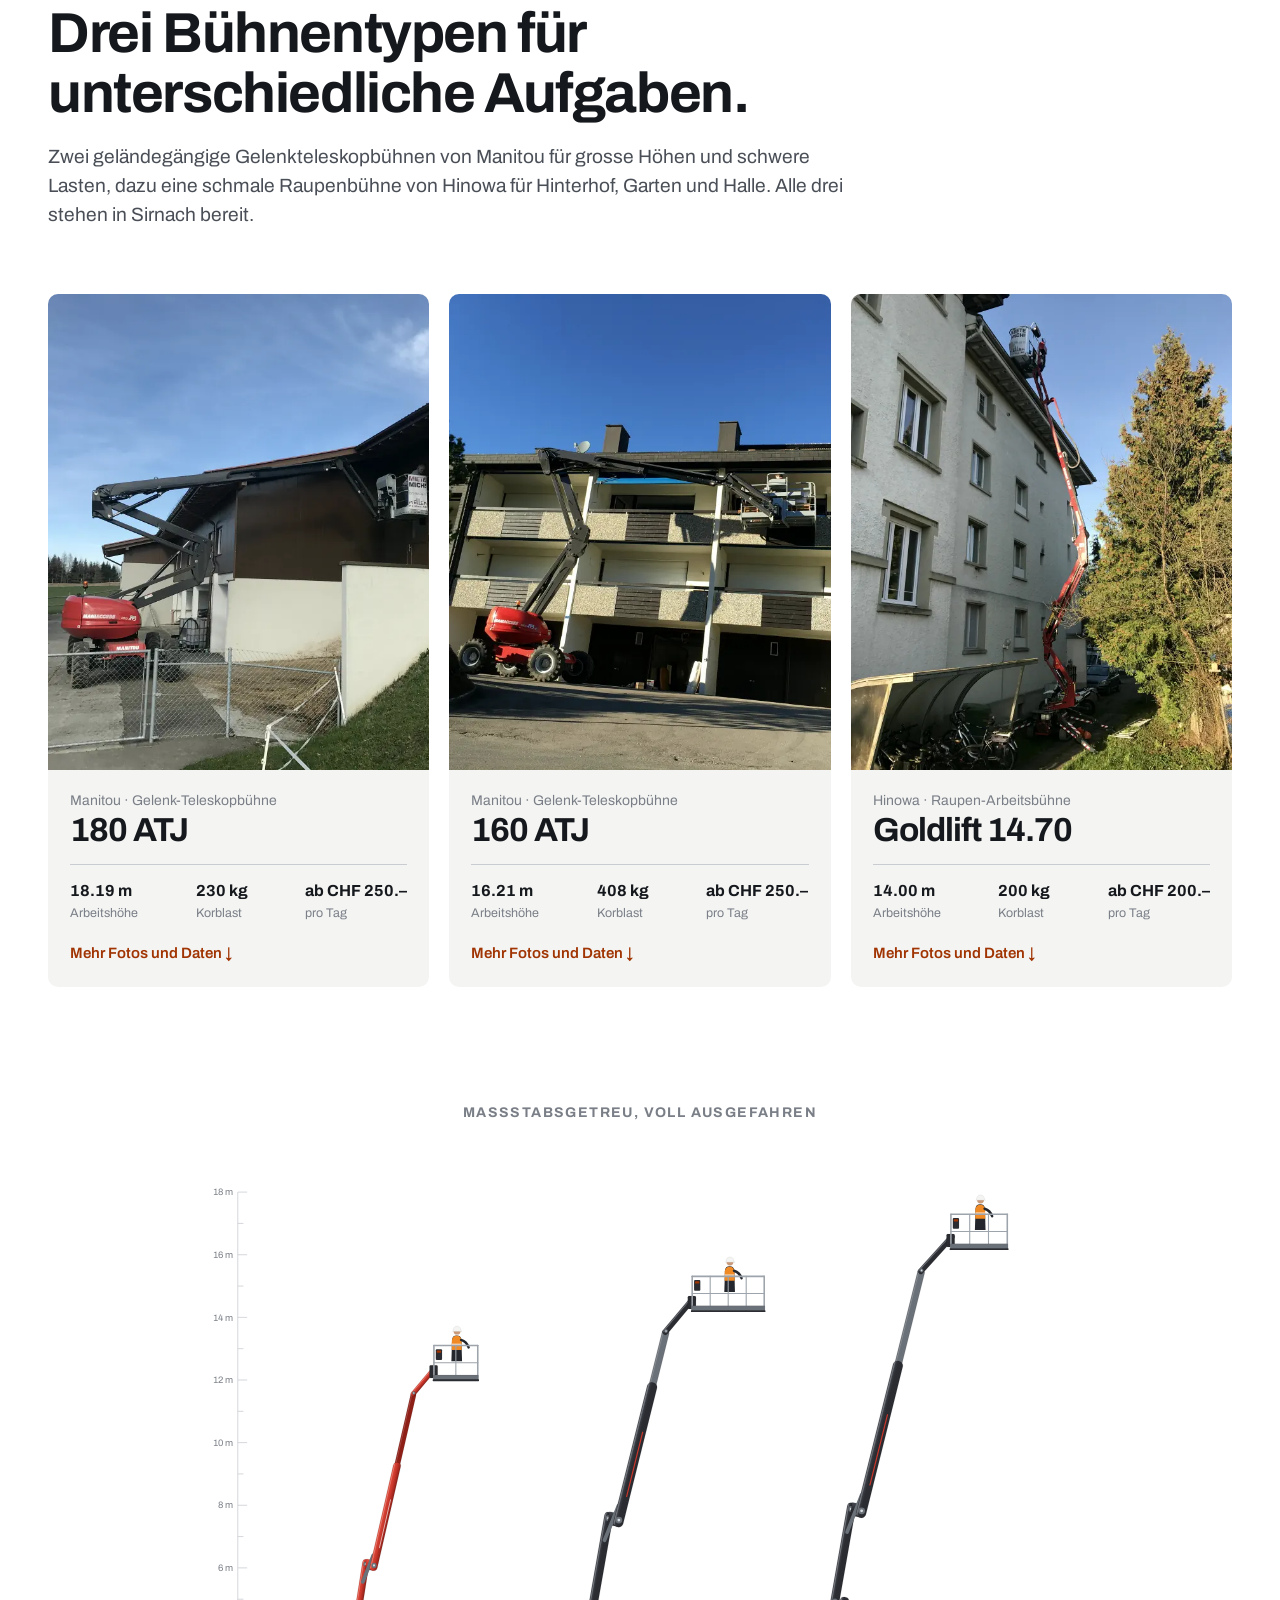
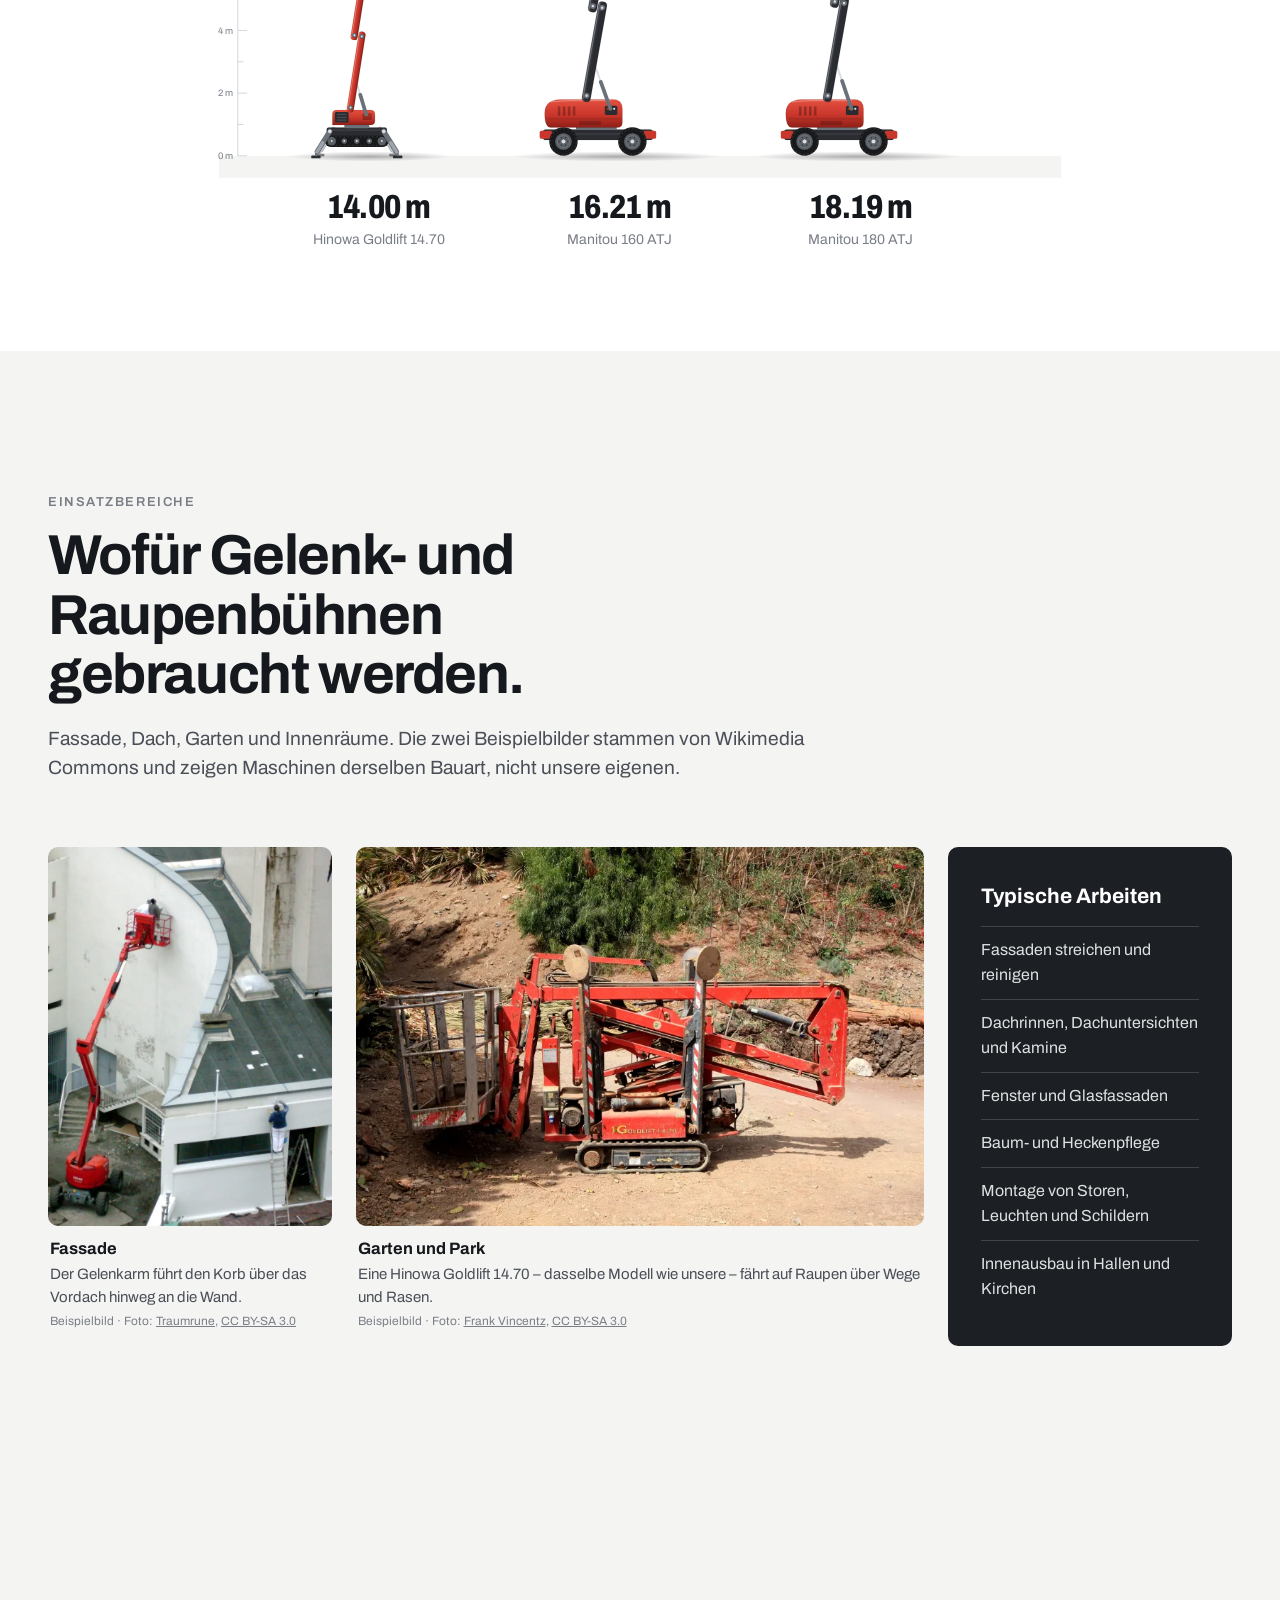
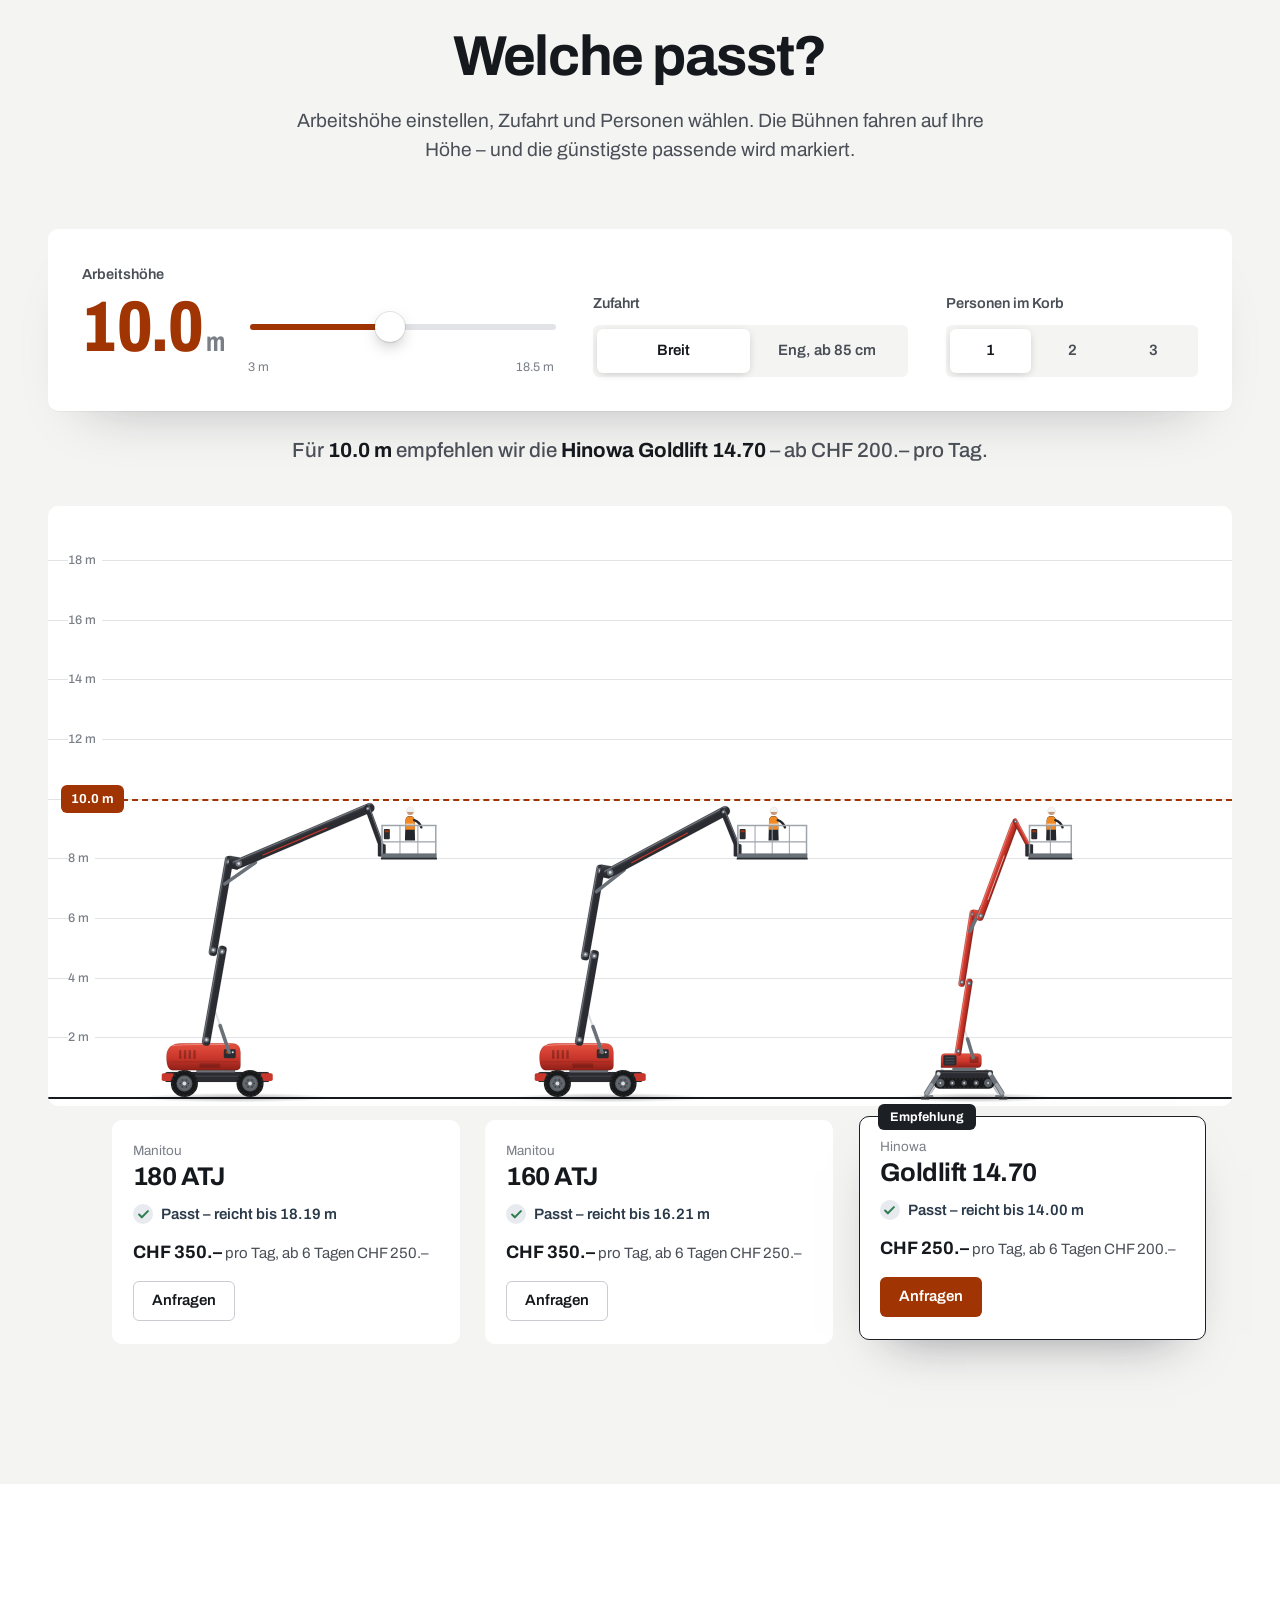
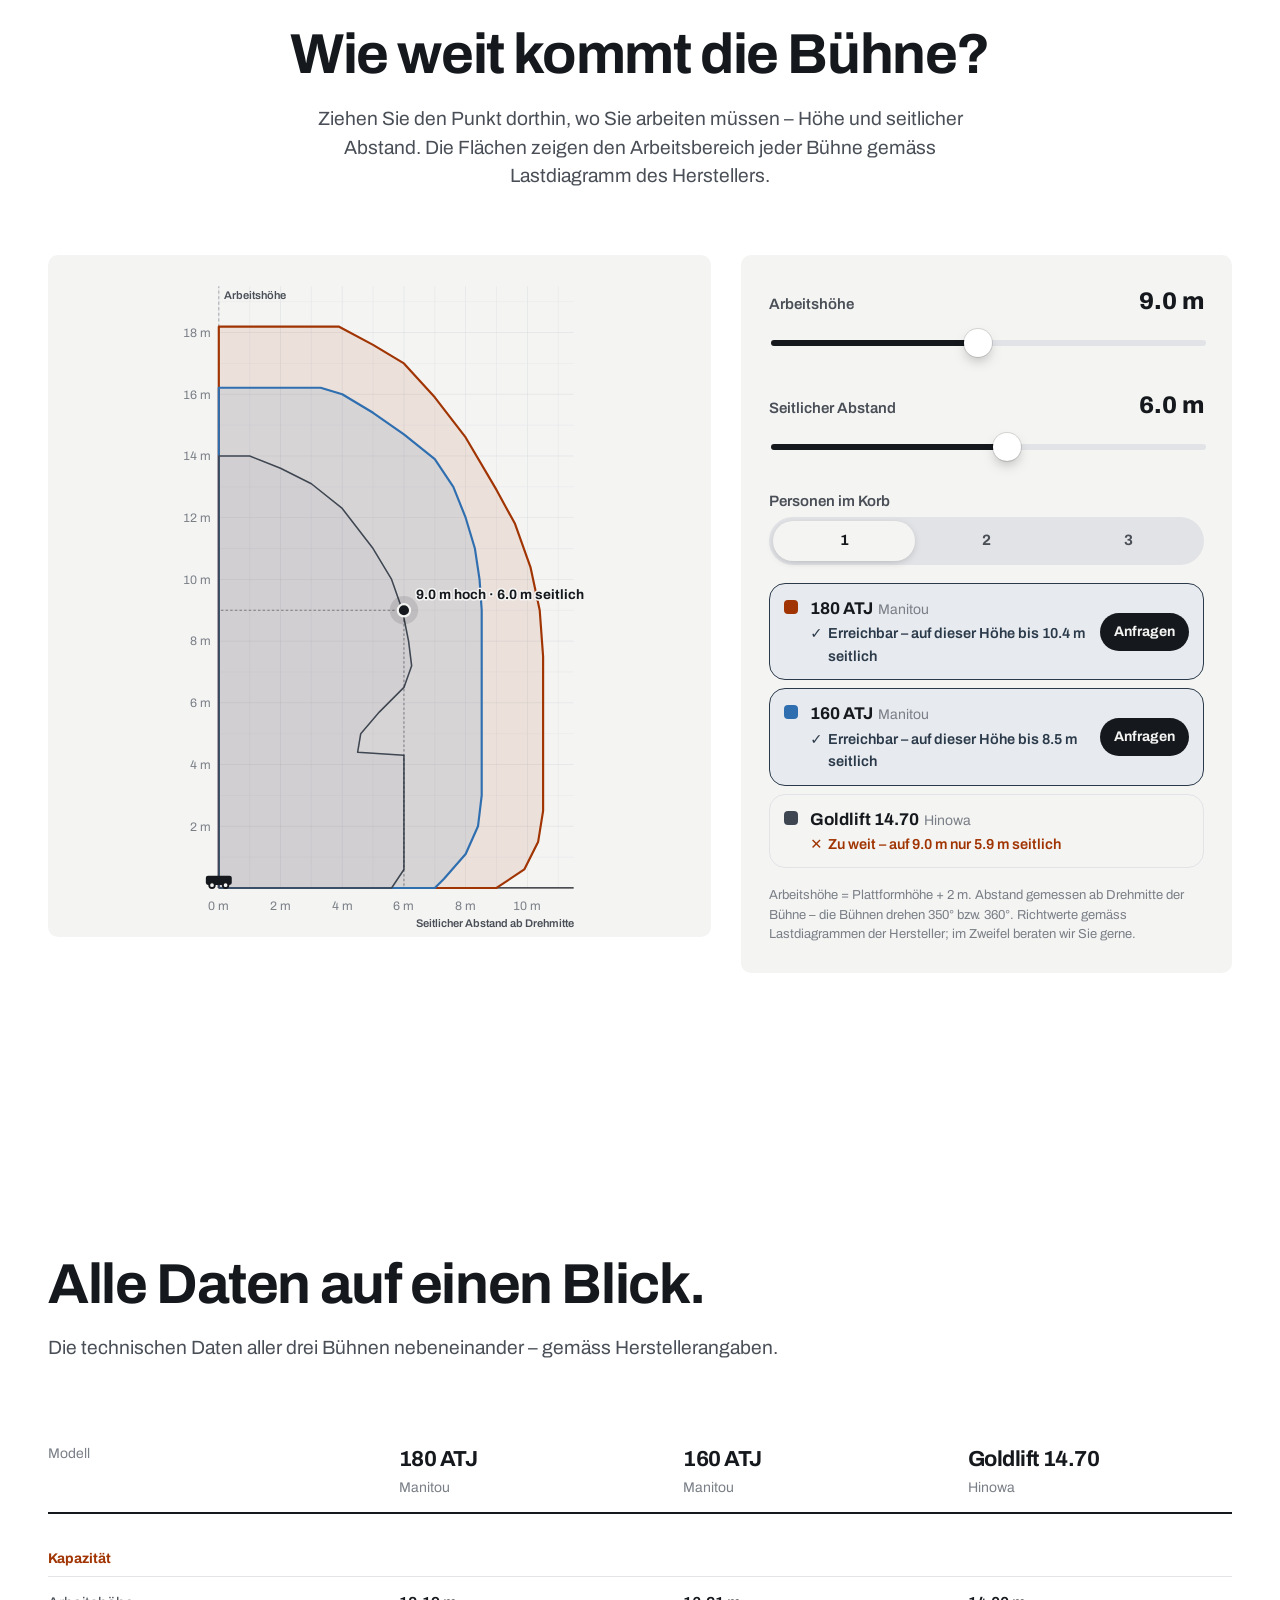
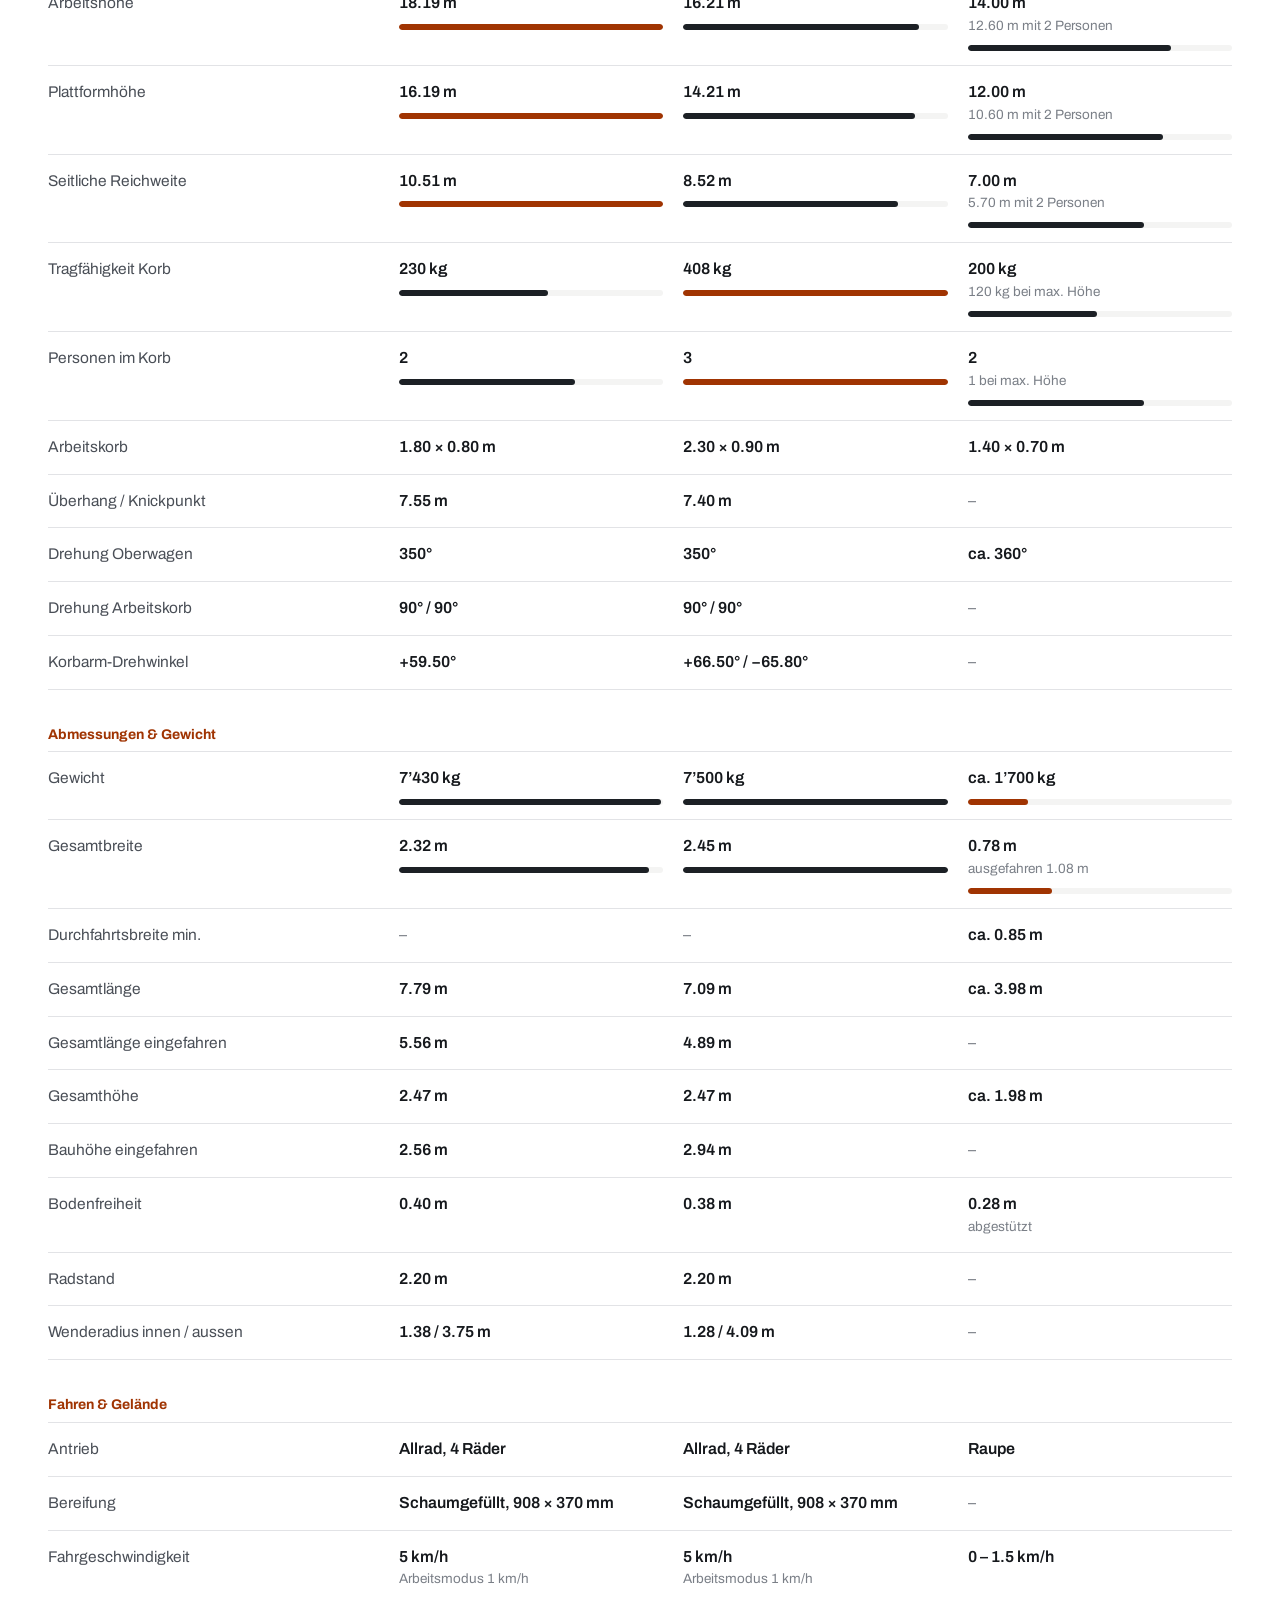
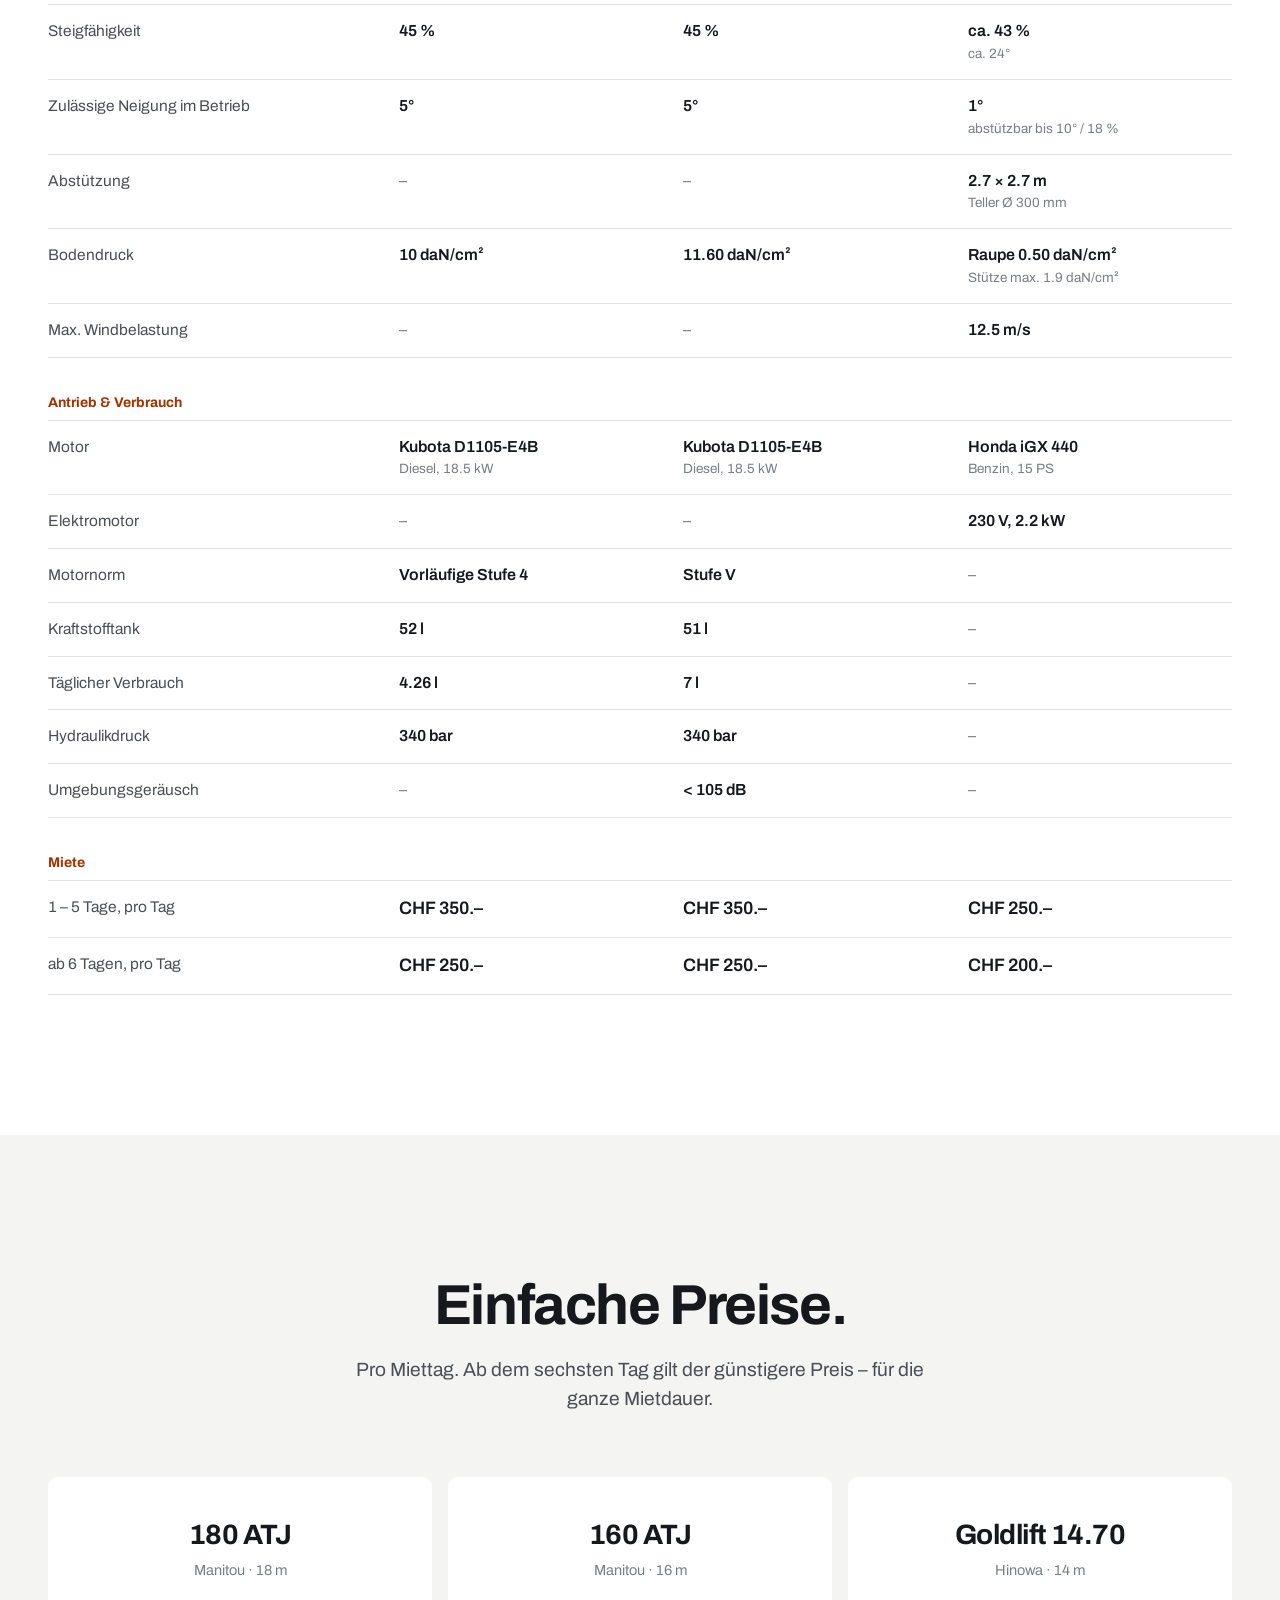
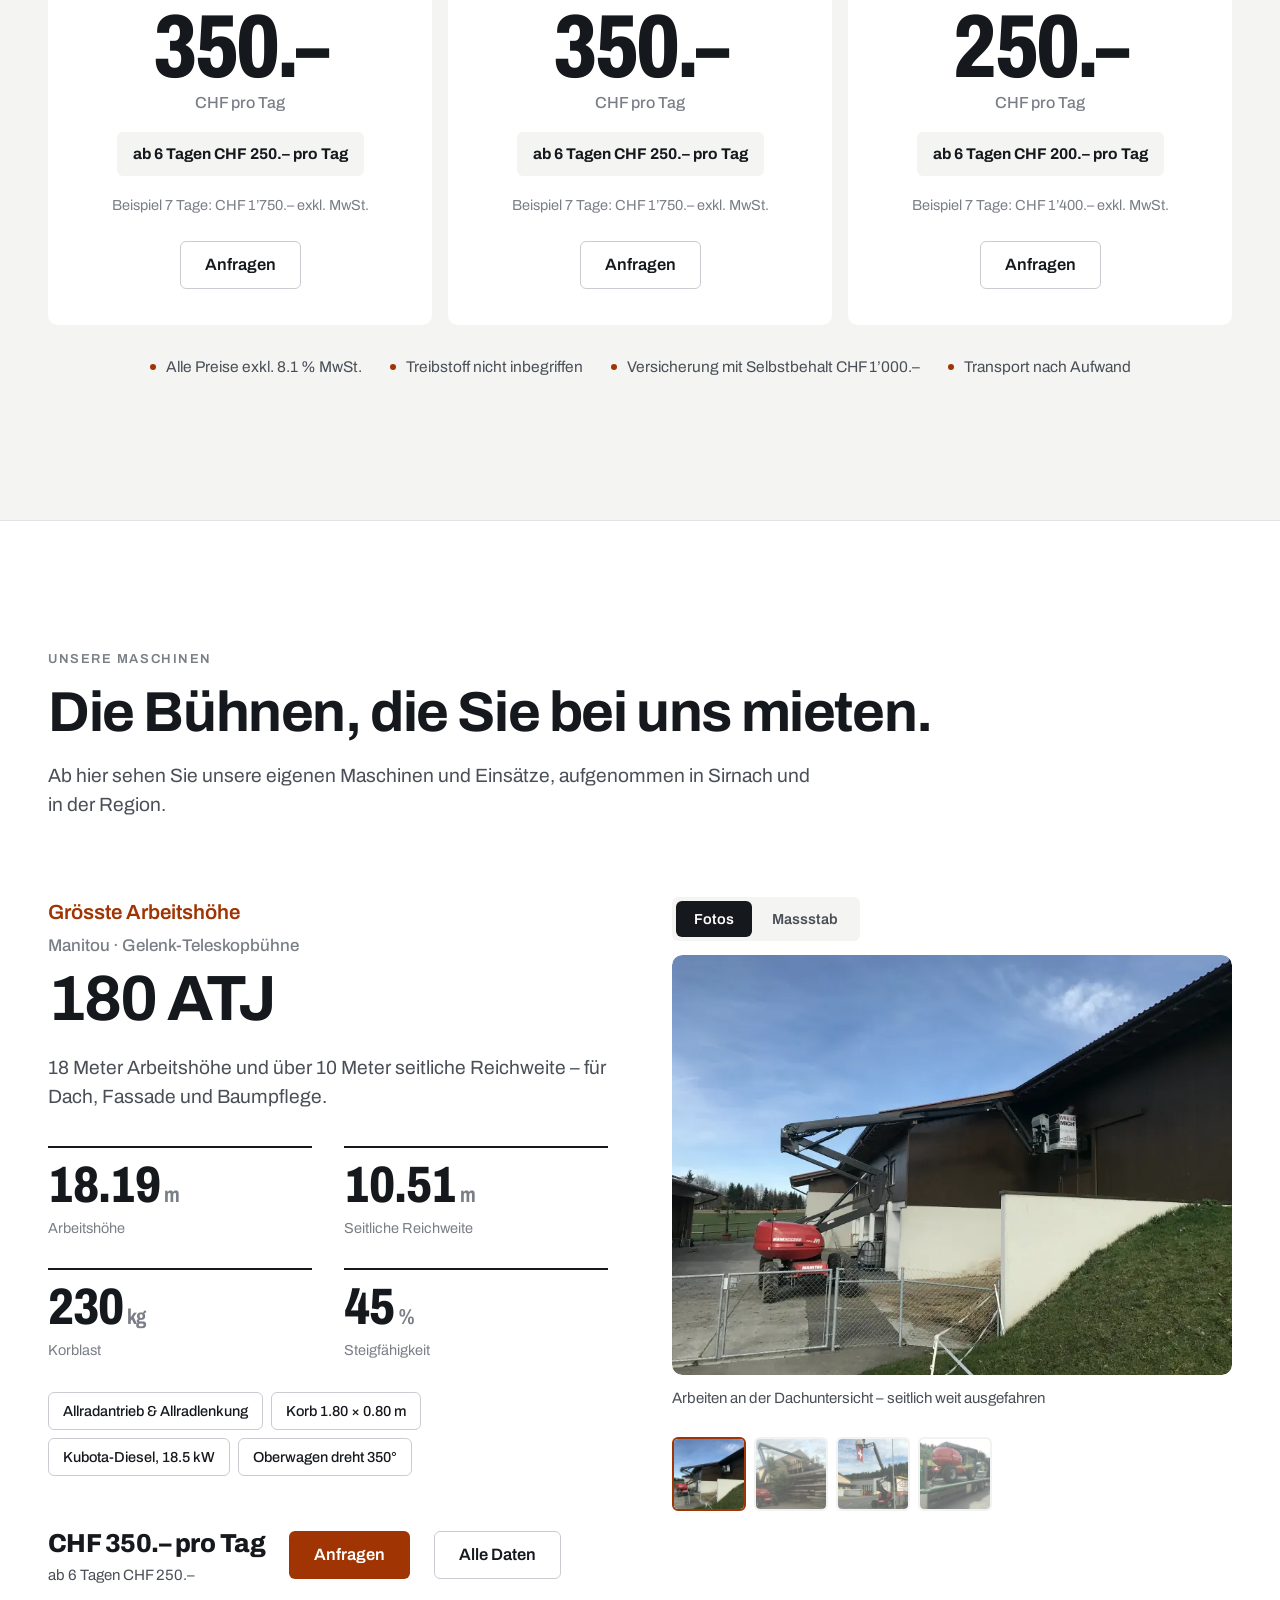
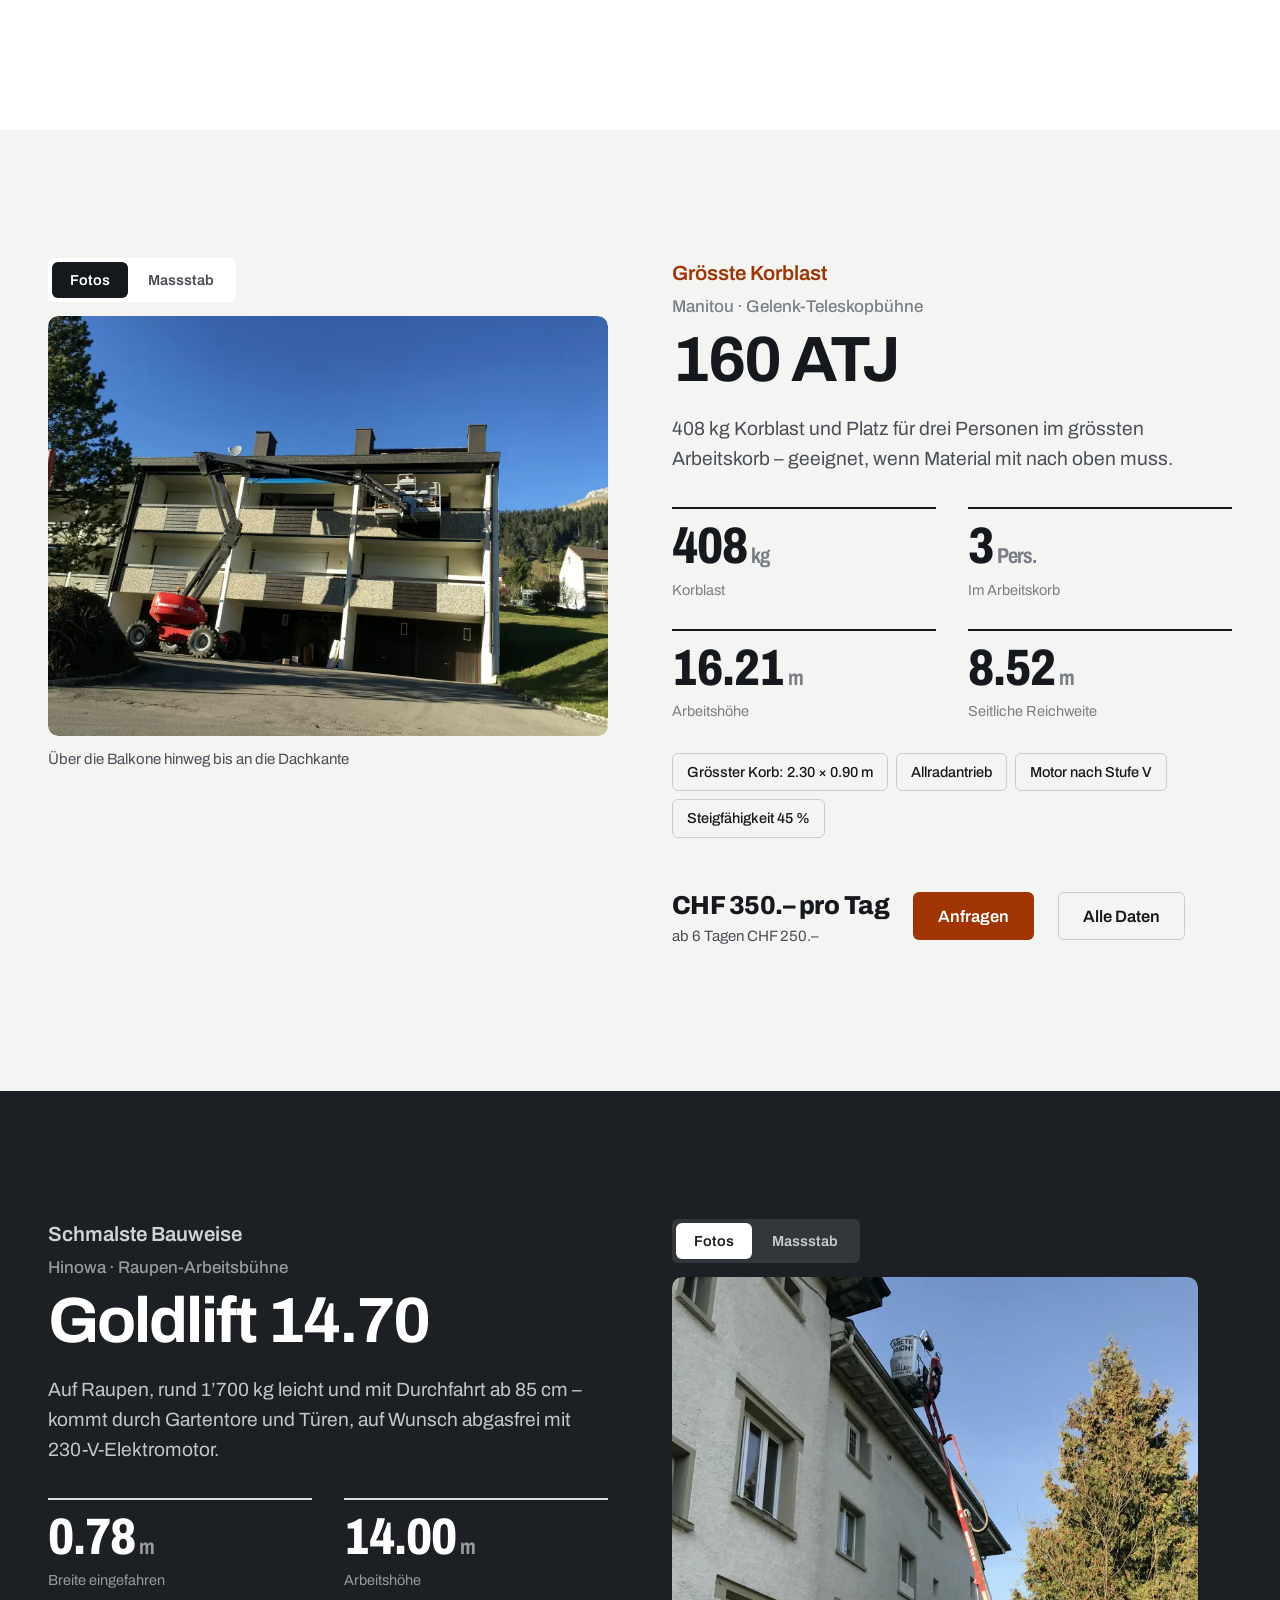
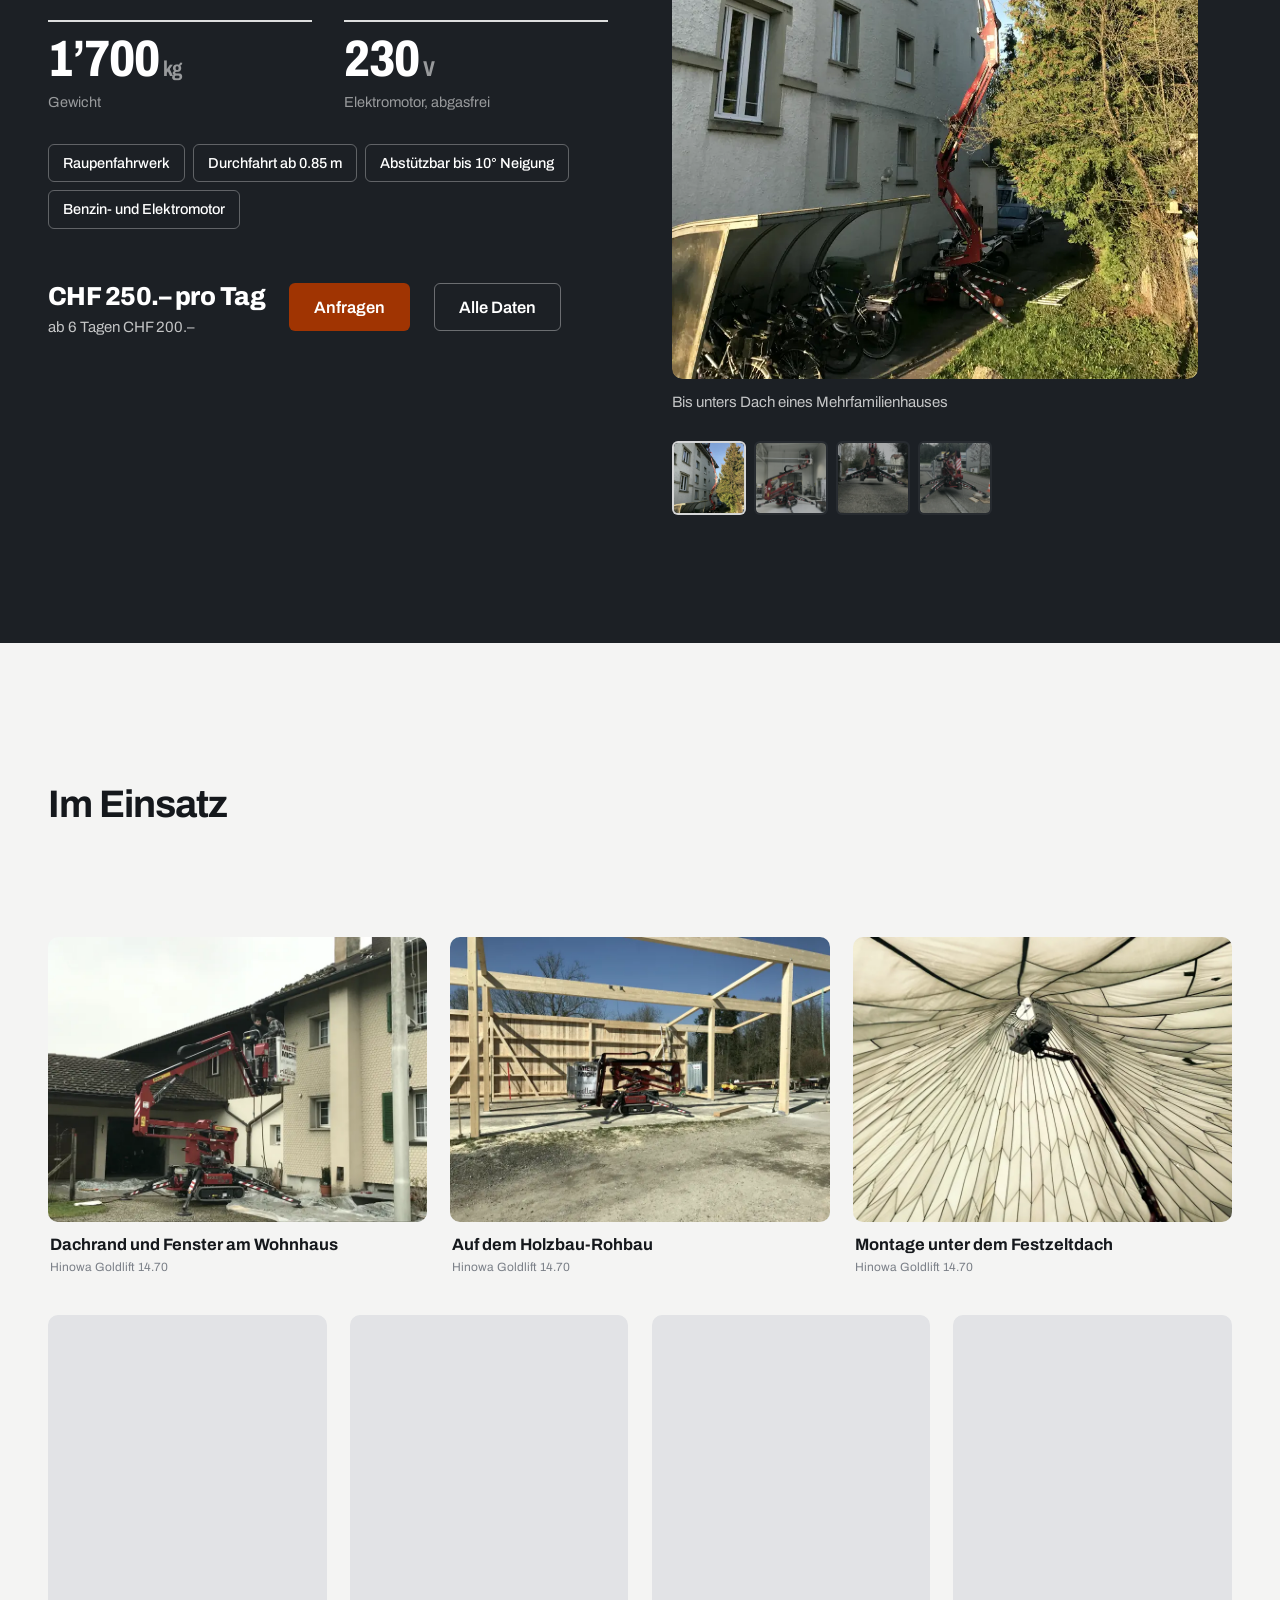
<file: version-8/index.html>
<!doctype html>
<html lang="de-CH">
<head>
  <meta charset="utf-8">
  <meta name="viewport" content="width=device-width, initial-scale=1, viewport-fit=cover">
  <title>Hebebühnen mieten in Sirnach TG | Keller Immo AG</title>
  <meta name="description" content="Drei Hebebühnen bis 18 m Arbeitshöhe mieten: Manitou 180 ATJ, Manitou 160 ATJ und Hinowa Goldlift 14.70. Ab CHF 200.– pro Tag, direkt ab Sirnach TG.">
  <meta name="robots" content="noindex, nofollow">
  <meta name="theme-color" content="#FFFFFF">
  <meta property="og:title" content="Hebebühnen mieten in Sirnach TG – Keller Immo AG">
  <meta property="og:description" content="Drei Hebebühnen bis 18 m Arbeitshöhe. Ab CHF 200.– pro Tag.">
  <meta property="og:type" content="website">
  <meta property="og:image" content="https://marco-p-keller.github.io/keller-hebebuehnen/version-8/assets/og-image.jpg">
  <link rel="preload" as="image" type="image/webp" href="assets/img/c-hero-1600.webp" imagesrcset="assets/img/c-hero-1000.webp 1000w, assets/img/c-hero-1600.webp 1600w, assets/img/c-hero-2400.webp 2400w" imagesizes="(max-width: 1280px) 100vw, 1200px">
  <link rel="icon" href="data:image/svg+xml,%3Csvg xmlns='http://www.w3.org/2000/svg' viewBox='0 0 64 64'%3E%3Crect width='64' height='64' rx='14' fill='%23A03402'/%3E%3Cpath d='M18 14h8v16l14-16h10L34 32l17 18H40L26 35v15h-8z' fill='%23fff'/%3E%3C/svg%3E">
  <link rel="preconnect" href="https://fonts.googleapis.com">
  <link rel="preconnect" href="https://fonts.gstatic.com" crossorigin>
  <link href="https://fonts.googleapis.com/css2?family=Archivo:wdth,wght@62..125,300..900&display=swap" rel="stylesheet">
  <link rel="stylesheet" href="reach.css">
  <link rel="stylesheet" href="styles.css">
</head>
<body>
  <a class="skip" href="#inhalt">Zum Inhalt springen</a>

  <header class="site-header" data-header>
    <div class="wrap header-inner">
      <a class="logo" href="#top" aria-label="Keller Immo AG – zur Startseite">
        <img class="logo-img" src="assets/keller-logo.png" alt="Keller" width="560" height="175">
        <span class="logo-sub">Immo AG · Hebebühnen</span>
      </a>
      <nav class="nav" aria-label="Hauptnavigation">
        <a href="#flotte">Bühnen</a>
        <a href="#finder">Welche passt?</a>
        <a href="#reichweite">Reichweite</a>
        <a href="#vergleich">Technik</a>
        <a href="#preise">Preise</a>
        <a href="#maschinen">Unsere Maschinen</a>
      </nav>
      <a class="header-phone" href="tel:+41719662611">071 966 26 11</a>
      <a class="btn btn--rust btn--sm header-cta" href="#anfrage">Anfragen</a>
      <button class="menu-btn" type="button" aria-expanded="false" aria-controls="mobile-menu" data-menu-btn><span class="sr">Menü öffnen</span><i></i><i></i></button>
    </div>
    <div class="progress" aria-hidden="true"><i data-progress></i></div>
  </header>
  <div class="mobile-menu" id="mobile-menu" data-menu hidden>
    <nav aria-label="Mobile Navigation">
      <a href="#flotte">Bühnen</a>
      <a href="#einsatzbereiche">Einsatzbereiche</a>
      <a href="#finder">Welche passt?</a>
      <a href="#reichweite">Reichweite</a>
      <a href="#vergleich">Technik</a>
      <a href="#preise">Preise</a>
      <a href="#maschinen">Unsere Maschinen</a>
      <a href="#anfrage">Anfrage</a>
      <a href="#kontakt">Kontakt</a>
    </nav>
    <div class="mobile-menu-foot">
      <a class="btn btn--rust btn--block" href="#anfrage">Hebebühne anfragen</a>
      <a class="btn btn--line btn--block" href="tel:+41719662611">071 966 26 11 anrufen</a>
    </div>
  </div>

  <main id="inhalt">
    <!-- ============ 1 · HERO ============ -->
    <section class="hero" id="top">
      <div class="wrap hero-grid">
        <div class="hero-copy">
          <p class="hero-kicker">Vermietung von Hebebühnen · Sirnach TG</p>
          <h1 class="hero-title">Hebebühnen mieten bis 18&nbsp;m Arbeitshöhe.</h1>
        </div>
        <div class="hero-side">
          <p class="hero-lead">Zwei Manitou-Gelenkteleskopbühnen und eine schmale Raupenbühne für Fassade, Dach, Halle und enge Zufahrten. Ab unserem Werkhof in Sirnach, <span class="nowrap">ab CHF 200.– pro Tag.</span></p>
          <div class="hero-cta">
            <a class="btn btn--rust btn--lg" href="#anfrage">Mietdatum anfragen</a>
            <a class="btn btn--line btn--lg" href="#finder">Passende Bühne finden</a>
          </div>
        </div>
      </div>
      <div class="wrap">
        <figure class="hero-media">
          <img src="assets/img/c-hero-1600.webp" srcset="assets/img/c-hero-1000.webp 1000w, assets/img/c-hero-1600.webp 1600w, assets/img/c-hero-2400.webp 2400w" sizes="(max-width: 1280px) 100vw, 1200px" width="2400" height="1644" alt="Eine rote Manitou-Gelenkteleskopbühne hebt einen Monteur unter die Dachträger einer neuen Stahlhalle" fetchpriority="high">
          <figcaption class="photo-note"><span class="tag">Symbolbild</span> <span>Manitou-Gelenkteleskopbühne der ATJ-Baureihe im Hallenbau. Foto: <a href="https://commons.wikimedia.org/wiki/File:Nacelle_%C3%A9l%C3%A9vatrice_Manitou.jpg" target="_blank" rel="noopener">Manitou Group</a>, <a href="https://creativecommons.org/licenses/by-sa/3.0/deed.de" target="_blank" rel="noopener">CC BY-SA 3.0</a></span></figcaption>
        </figure>
        <dl class="hero-facts">
          <div><dt>Arbeitshöhe</dt><dd>bis 18.19&nbsp;m</dd></div>
          <div><dt>Korblast</dt><dd>bis 408&nbsp;kg</dd></div>
          <div><dt>Schmalste Durchfahrt</dt><dd>ab 85&nbsp;cm</dd></div>
          <div><dt>Miete</dt><dd>ab CHF 200.–&nbsp;/&nbsp;Tag</dd></div>
        </dl>
      </div>
    </section>

    <!-- ============ 1b · FLOTTE ============ -->
    <section class="section fleet" id="flotte" aria-labelledby="flotte-title">
      <div class="wrap">
        <header class="head">
          <p class="eyebrow" data-reveal>Die Bühnen</p>
          <h2 class="title" id="flotte-title" data-reveal>Drei Bühnentypen für unterschiedliche Aufgaben.</h2>
          <p class="lead" data-reveal>Zwei geländegängige Gelenkteleskopbühnen von Manitou für grosse Höhen und schwere Lasten, dazu eine schmale Raupenbühne von Hinowa für Hinterhof, Garten und Halle. Alle drei stehen in Sirnach bereit.</p>
        </header>
        <ul class="fleet-cards" data-fleet-list></ul>
        <figure class="group" data-group aria-label="Die drei Hebebühnen nebeneinander, massstabsgetreu, voll ausgefahren">
          <figcaption class="group-cap">Massstabsgetreu, voll ausgefahren</figcaption>
          <div class="group-labels" data-group-labels aria-hidden="true"></div>
        </figure>
      </div>
    </section>

    <!-- ============ 1c · EINSATZBEREICHE ============ -->
    <section class="section areas" id="einsatzbereiche" aria-labelledby="areas-title">
      <div class="wrap">
        <header class="head">
          <p class="eyebrow" data-reveal>Einsatzbereiche</p>
          <h2 class="title" id="areas-title" data-reveal>Wofür Gelenk- und Raupenbühnen gebraucht werden.</h2>
          <p class="lead" data-reveal>Fassade, Dach, Garten und Innenräume. Die zwei Beispielbilder stammen von Wikimedia Commons und zeigen Maschinen derselben Bauart, nicht unsere eigenen.</p>
        </header>
        <div class="areas-grid" data-areas></div>
      </div>
    </section>

    <!-- ============ 2 · FINDER ============ -->
    <section class="section finder" id="finder" aria-labelledby="finder-title">
      <div class="wrap">
        <header class="head head--center">
          <h2 class="title" id="finder-title" data-reveal>Welche passt?</h2>
          <p class="lead" data-reveal>Arbeitshöhe einstellen, Zufahrt und Personen wählen. Die Bühnen fahren auf Ihre Höhe – und die günstigste passende wird markiert.</p>
        </header>

        <div class="fx" data-reveal>
          <div class="fx-height">
            <label class="fx-label" for="need">Arbeitshöhe</label>
            <output class="fx-num" for="need" data-need-out>10.0<small>m</small></output>
            <input class="range" id="need" type="range" min="3" max="18.5" step="0.1" value="10" data-need aria-describedby="fx-result">
            <div class="fx-scale" aria-hidden="true"><span>3 m</span><span>18.5 m</span></div>
          </div>
          <div class="fx-opt">
            <span class="fx-label" id="lbl-access">Zufahrt</span>
            <div class="seg" role="radiogroup" aria-labelledby="lbl-access">
              <label><input type="radio" name="access" value="wide" checked><span>Breit</span></label>
              <label><input type="radio" name="access" value="narrow"><span>Eng, ab 85 cm</span></label>
            </div>
          </div>
          <div class="fx-opt">
            <span class="fx-label" id="lbl-persons">Personen im Korb</span>
            <div class="seg seg--3" role="radiogroup" aria-labelledby="lbl-persons">
              <label><input type="radio" name="persons" value="1" checked><span>1</span></label>
              <label><input type="radio" name="persons" value="2"><span>2</span></label>
              <label><input type="radio" name="persons" value="3"><span>3</span></label>
            </div>
          </div>
        </div>
        <p class="fx-result" id="fx-result" data-fx-result aria-live="polite"></p>

        <div class="lineup" data-lineup>
          <div class="lineup-canvas" data-lineup-canvas></div>
          <div class="verdicts" data-verdicts></div>
        </div>
      </div>
    </section>

    <!-- ============ 2b · REICHWEITE ============ -->
    <section class="section reach" id="reichweite" aria-labelledby="reach-title">
      <div class="wrap">
        <header class="head head--center">
          <h2 class="title" id="reach-title" data-reveal>Wie weit kommt die Bühne?</h2>
          <p class="lead" data-reveal>Ziehen Sie den Punkt dorthin, wo Sie arbeiten müssen – Höhe und seitlicher Abstand. Die Flächen zeigen den Arbeitsbereich jeder Bühne gemäss Lastdiagramm des Herstellers.</p>
        </header>
        <div data-reach></div>
      </div>
    </section>

    <!-- ============ 4 · VERGLEICH ============ -->
    <section class="section compare" id="vergleich" aria-labelledby="vergleich-title">
      <div class="wrap">
        <header class="head">
          <h2 class="title" id="vergleich-title" data-reveal>Alle Daten auf einen Blick.</h2>
          <p class="lead" data-reveal>Die technischen Daten aller drei Bühnen nebeneinander – gemäss Herstellerangaben.</p>
        </header>
        <div class="cmp" role="table" aria-label="Technische Daten im Vergleich" data-compare></div>
      </div>
    </section>

    <!-- ============ 5 · PREISE ============ -->
    <section class="section prices" id="preise" aria-labelledby="preise-title">
      <div class="wrap">
        <header class="head head--center">
          <h2 class="title" id="preise-title" data-reveal>Einfache Preise.</h2>
          <p class="lead" data-reveal>Pro Miettag. Ab dem sechsten Tag gilt der günstigere Preis – für die ganze Mietdauer.</p>
        </header>
        <div class="price-grid" data-prices></div>
        <ul class="price-notes" data-reveal>
          <li>Alle Preise exkl. 8.1&nbsp;% MwSt.</li>
          <li>Treibstoff nicht inbegriffen</li>
          <li>Versicherung mit Selbstbehalt CHF 1’000.–</li>
          <li>Transport nach Aufwand</li>
        </ul>
      </div>
    </section>

    <!-- ============ 6 · UNSERE MASCHINEN ============ -->
    <section class="own" id="maschinen" aria-labelledby="own-title">
      <div class="own-intro">
        <div class="wrap">
          <p class="eyebrow" data-reveal>Unsere Maschinen</p>
          <h2 class="title" id="own-title" data-reveal>Die Bühnen, die Sie bei uns mieten.</h2>
          <p class="lead" data-reveal>Ab hier sehen Sie unsere eigenen Maschinen und Einsätze, aufgenommen in Sirnach und in der Region.</p>
        </div>
      </div>
      <div data-spots></div>
      <div class="section usecases" id="einsatz">
        <div class="wrap">
          <header class="head">
            <h3 class="title title--sm" data-reveal>Im Einsatz</h3>
            <p class="lead" data-reveal>Fassaden, Dachränder, Hallen und enge Hinterhöfe. Zum Vergrössern antippen.</p>
          </header>
          <div class="ugrid ugrid--wide" data-own-wide></div>
          <div class="ugrid ugrid--tall" data-own-tall></div>
        </div>
      </div>
    </section>

    <!-- ============ 7 · ABLAUF ============ -->
    <section class="section steps" aria-labelledby="steps-title">
      <div class="wrap">
        <header class="head">
          <h2 class="title" id="steps-title" data-reveal>In vier Schritten zur Bühne.</h2>
        </header>
        <ol class="step-list" data-steps>
          <li><span class="step-n">1</span><h3>Anfragen</h3><p>Bühne und Datum wählen. Den Richtpreis sehen Sie sofort.</p></li>
          <li><span class="step-n">2</span><h3>Bestätigung</h3><p>Wir prüfen die Verfügbarkeit und senden Ihnen die Offerte.</p></li>
          <li><span class="step-n">3</span><h3>Übergabe</h3><p>Abholung an der Wilerstrasse 82 in Sirnach oder Lieferung nach Aufwand.</p></li>
          <li><span class="step-n">4</span><h3>Rückgabe</h3><p>Verrechnet werden Miettage, Treibstoff und allfälliger Transport.</p></li>
        </ol>

        <div class="logistics" id="transport">
          <figure class="logistics-photo" data-reveal>
            <button class="zoom" type="button" data-lb="transport" data-src="assets/img/transport-1600.webp" data-cap="Die Manitou 180 ATJ verladen auf dem Tieflader" aria-label="Foto vergrössern">
              <img src="assets/img/transport-1600.webp" srcset="assets/img/transport-800.webp 800w, assets/img/transport-1600.webp 1600w" sizes="(max-width: 1024px) 100vw, 55vw" width="2400" height="1800" loading="lazy" alt="Die Manitou 180 ATJ verzurrt auf einem Tieflader">
            </button>
          </figure>
          <div class="logistics-copy" data-reveal>
            <p class="eyebrow">Transport</p>
            <h3>Abholen oder liefern lassen.</h3>
            <p>Sie holen die Bühne an der Wilerstrasse&nbsp;82 in Sirnach ab – oder wir bringen sie auf Ihre Baustelle. Der Transport wird nach Aufwand verrechnet.</p>
            <dl class="weights">
              <div><dt>Manitou 180 ATJ</dt><dd>7’430&nbsp;kg</dd></div>
              <div><dt>Manitou 160 ATJ</dt><dd>7’500&nbsp;kg</dd></div>
              <div><dt>Hinowa Goldlift 14.70</dt><dd>ca. 1’700&nbsp;kg</dd></div>
            </dl>
            <button class="logistics-thumb zoom" type="button" data-lb="transport" data-src="assets/img/goldlift-transport-1600.webp" data-cap="Kompakt: die Goldlift 14.70 mit eingefahrenem Arm" aria-label="Foto der Goldlift mit eingefahrenem Arm vergrössern">
              <img src="assets/img/goldlift-transport-800.webp" width="800" height="600" loading="lazy" alt="">
              <span>Goldlift 14.70 – eingefahren nur 78&nbsp;cm breit</span>
            </button>
          </div>
        </div>
      </div>
    </section>

    <!-- ============ 7 · ANFRAGE ============ -->
    <section class="section request" id="anfrage" aria-labelledby="anfrage-title">
      <div class="wrap">
        <header class="head">
          <h2 class="title" id="anfrage-title" data-reveal>Jetzt anfragen.</h2>
          <p class="lead" data-reveal>Unverbindlich und in zwei Minuten. Ihre Anfrage geht direkt an uns – wir melden uns mit Verfügbarkeit und Offerte.</p>
        </header>

        <div class="request-grid" data-request-grid>
          <form class="rform" data-form novalidate autocomplete="on">
            <fieldset class="box" data-field="maschine">
              <legend class="box-title"><span class="box-n">1</span>Hebebühne</legend>
              <div class="picks" data-picks></div>
            </fieldset>

            <fieldset class="box" data-field="zeitraum">
              <legend class="box-title"><span class="box-n">2</span>Mietzeitraum</legend>
              <p class="box-hint">Ersten und letzten Miettag anklicken. Für einen einzelnen Tag genügt ein Klick.</p>
              <div data-calendar></div>
            </fieldset>

            <fieldset class="box">
              <legend class="box-title"><span class="box-n">3</span>Ihre Angaben</legend>
              <div class="fields">
                <div class="field" data-field="name"><label for="f-name">Vor- und Nachname</label><input id="f-name" name="name" type="text" autocomplete="name"></div>
                <div class="field"><label for="f-firma">Firma <em>optional</em></label><input id="f-firma" name="firma" type="text" autocomplete="organization"></div>
                <div class="field" data-field="email"><label for="f-email">E-Mail</label><input id="f-email" name="email" type="email" autocomplete="email" inputmode="email"></div>
                <div class="field" data-field="telefon"><label for="f-tel">Telefon</label><input id="f-tel" name="telefon" type="tel" autocomplete="tel" inputmode="tel"></div>
                <div class="field field--wide" data-field="einsatzort"><label for="f-ort">Einsatzort (PLZ / Ort)</label><input id="f-ort" name="einsatzort" type="text" autocomplete="address-level2" placeholder="z. B. 8370 Sirnach"></div>
              </div>
              <div class="transport" role="radiogroup" aria-label="Transport">
                <label class="toggle"><input type="radio" name="transport" value="Abholung in Sirnach" checked><span><b>Ich hole ab</b>Wilerstrasse 82, Sirnach</span></label>
                <label class="toggle"><input type="radio" name="transport" value="Lieferung an Einsatzort (nach Aufwand)"><span><b>Bitte liefern</b>Transport nach Aufwand</span></label>
              </div>
              <div class="field field--wide field--msg"><label for="f-msg">Nachricht <em>optional</em></label><textarea id="f-msg" name="nachricht" rows="3" placeholder="Was ist geplant? Zufahrt, Untergrund …"></textarea></div>
              <div class="hp" aria-hidden="true"><label>Bitte leer lassen <input name="_honey" tabindex="-1" autocomplete="off"></label></div>
              <div class="field check" data-field="datenschutz">
                <label class="checkbox"><input type="checkbox" name="datenschutz" value="ja"><span>Meine Angaben dürfen zur Bearbeitung der Anfrage per E-Mail übermittelt werden (siehe <a href="#datenschutz">Datenschutz</a>).</span></label>
              </div>
            </fieldset>

            <div class="submit-row">
              <button class="btn btn--rust btn--lg btn--submit" type="submit"><span class="btn-label">Anfrage senden</span><span class="spinner" aria-hidden="true"></span></button>
              <div class="bk-status" data-status role="status" aria-live="polite"></div>
            </div>
          </form>

          <aside class="summary" data-est-state="empty" aria-label="Zusammenfassung Ihrer Anfrage">
            <div class="summary-card">
              <p class="summary-title">Ihre Anfrage</p>
              <dl class="summary-list">
                <div><dt>Bühne</dt><dd><span data-est="machine">–</span></dd></div>
                <div><dt>Zeitraum</dt><dd data-est="period">Noch kein Datum</dd></div>
                <div><dt>Mietdauer</dt><dd data-est="days">–</dd></div>
                <div><dt>Tagespreis</dt><dd data-est="rate">–</dd></div>
              </dl>
              <div class="summary-total">
                <span>Richtpreis exkl. MwSt.</span>
                <strong data-est="net">Noch offen</strong>
                <small>inkl. 8.1 % MwSt.: <span data-est="gross">–</span></small>
              </div>
              <p class="summary-tier" data-est="tier"></p>
              <p class="summary-note">Ohne Treibstoff und Transport. Die verbindliche Offerte erhalten Sie von uns.</p>
            </div>
          </aside>
        </div>

        <div class="thanks" data-success hidden tabindex="-1">
          <svg class="thanks-mark" viewBox="0 0 52 52" aria-hidden="true"><circle cx="26" cy="26" r="24"/><path d="M15 27l7 7 15-16"/></svg>
          <h3>Danke. Ihre Anfrage ist bei uns.</h3>
          <p data-success-text>Wir melden uns so rasch wie möglich.</p>
          <button class="btn btn--line" type="button" data-success-reset>Weitere Anfrage stellen</button>
        </div>
      </div>
    </section>

    <!-- ============ 8 · GUT ZU WISSEN ============ -->
    <section class="section know" aria-labelledby="know-title">
      <div class="wrap">
        <header class="head">
          <h2 class="title" id="know-title" data-reveal>Gut zu wissen.</h2>
        </header>
        <div class="know-grid">
          <article data-reveal><h3>Wie wird der Preis berechnet?</h3><p>Pro Miettag. Die Manitou-Bühnen kosten CHF 350.–, die Goldlift CHF 250.–. Ab sechs Tagen gilt für alle Tage CHF 250.– bzw. CHF 200.–. Alle Preise exkl. 8.1&nbsp;% MwSt.</p></article>
          <article data-reveal><h3>Was ist nicht inbegriffen?</h3><p>Treibstoff und Transport – der Transport wird nach Aufwand verrechnet. Die Maschinen sind versichert, der Selbstbehalt beträgt CHF 1’000.–.</p></article>
          <article data-reveal><h3>Durch ein Gartentor?</h3><p>Die Hinowa Goldlift 14.70 ist eingefahren nur 78&nbsp;cm breit und kommt durch Durchgänge ab 85&nbsp;cm. Mit 0.50&nbsp;daN/cm² Bodendruck schont sie Rasen und Platten.</p></article>
          <article data-reveal><h3>Arbeiten in der Halle?</h3><p>Die Goldlift hat neben dem Benzinmotor einen 230-V-Elektromotor und arbeitet damit abgasfrei. Die Manitou-Bühnen fahren mit Diesel.</p></article>
          <article data-reveal><h3>Viel Material im Korb?</h3><p>Die Manitou 160 ATJ trägt bis 408&nbsp;kg in einem Korb von 2.30 × 0.90&nbsp;m – genug für drei Personen.</p></article>
          <article data-reveal><h3>Wie schwer für den Transport?</h3><p>180 ATJ rund 7’430&nbsp;kg, 160 ATJ rund 7’500&nbsp;kg, Goldlift rund 1’700&nbsp;kg. Den Transport organisieren wir auf Wunsch.</p></article>
        </div>
      </div>
    </section>
  </main>

  <!-- ============ FOOTER ============ -->
  <footer class="site-footer" id="kontakt">
    <div class="wrap">
      <div class="footer-top">
        <p class="footer-claim">Fragen zur passenden Bühne?<br>Rufen Sie an.</p>
        <a class="footer-phone" href="tel:+41719662611">071 966 26 11</a>
      </div>
      <div class="footer-grid">
        <div>
          <h3>Abholung &amp; Rückgabe</h3>
          <address>Keller Holzbau AG<br>Wilerstrasse 82<br>8370 Sirnach TG</address>
          <a class="footer-link" href="https://www.google.com/maps/search/?api=1&amp;query=Wilerstrasse+82,+8370+Sirnach" target="_blank" rel="noopener">Route planen</a>
        </div>
        <div>
          <h3>E-Mail</h3>
          <a class="footer-link" href="mailto:info@keller-holzbau.ch">info@keller-holzbau.ch</a>
        </div>
        <div id="impressum">
          <h3>Impressum</h3>
          <p>Keller Immo AG – Vermietung Hebebühnen, c/o Keller Holzbau AG, Wilerstrasse 82, 8370 Sirnach TG, Schweiz. Alle Angaben ohne Gewähr; technische Daten gemäss Herstellerangaben. Bildnachweis siehe unten. Preise in CHF, exkl. 8.1&nbsp;% MwSt.</p>
        </div>
        <div id="datenschutz">
          <h3>Datenschutz</h3>
          <p>Angaben aus dem Anfrageformular übermitteln wir per E-Mail an uns (Versanddienste Google/Gmail und FormSubmit; Daten können ins Ausland übermittelt werden; Sie erhalten eine Eingangsbestätigung) und nutzen sie nur für Ihre Anfrage. Schriften werden von Google Fonts geladen. Keine Tracking-Cookies. Auskunft und Löschung: info@keller-holzbau.ch.</p>
        </div>
      </div>
      <div class="credits" id="bildnachweis">
        <h3>Bildnachweis</h3>
        <p>Fotos unserer Maschinen: Keller Holzbau AG, Sirnach. Symbol- und Beispielbilder von <a href="https://commons.wikimedia.org/" target="_blank" rel="noopener">Wikimedia Commons</a>, zugeschnitten, verkleinert und komprimiert:</p>
        <ul data-credits></ul>
      </div>
      <div class="footer-base">
        <img class="logo-img" src="assets/keller-logo.png" alt="Keller" width="560" height="175">
        <span>© <span data-year>2026</span> Keller Immo AG</span>
      </div>
    </div>
  </footer>

  <dialog class="lb" data-lightbox aria-label="Fotoansicht">
    <figure class="lb-fig">
      <img class="lb-img" alt="" data-lb-img>
      <figcaption class="lb-cap"><span data-lb-cap></span><small data-lb-count></small></figcaption>
    </figure>
    <button class="lb-btn lb-close" type="button" data-lb-close aria-label="Schliessen"><svg viewBox="0 0 24 24" aria-hidden="true"><path d="M6 6l12 12M18 6L6 18"/></svg></button>
    <button class="lb-btn lb-prev" type="button" data-lb-prev aria-label="Vorheriges Foto"><svg viewBox="0 0 24 24" aria-hidden="true"><path d="M15 5l-7 7 7 7"/></svg></button>
    <button class="lb-btn lb-next" type="button" data-lb-next aria-label="Nächstes Foto"><svg viewBox="0 0 24 24" aria-hidden="true"><path d="M9 5l7 7-7 7"/></svg></button>
  </dialog>

  <div class="mobile-bar" data-mobile-bar>
    <a class="btn btn--line" href="tel:+41719662611">Anrufen</a>
    <a class="btn btn--rust" href="#anfrage">Mietdatum anfragen</a>
  </div>

  <script src="js/data.js"></script>
  <script src="js/lift.js"></script>
  <script src="js/booking.js"></script>
  <script src="js/reach.js"></script>
  <script src="app.js"></script>
</body>
</html>
</file>
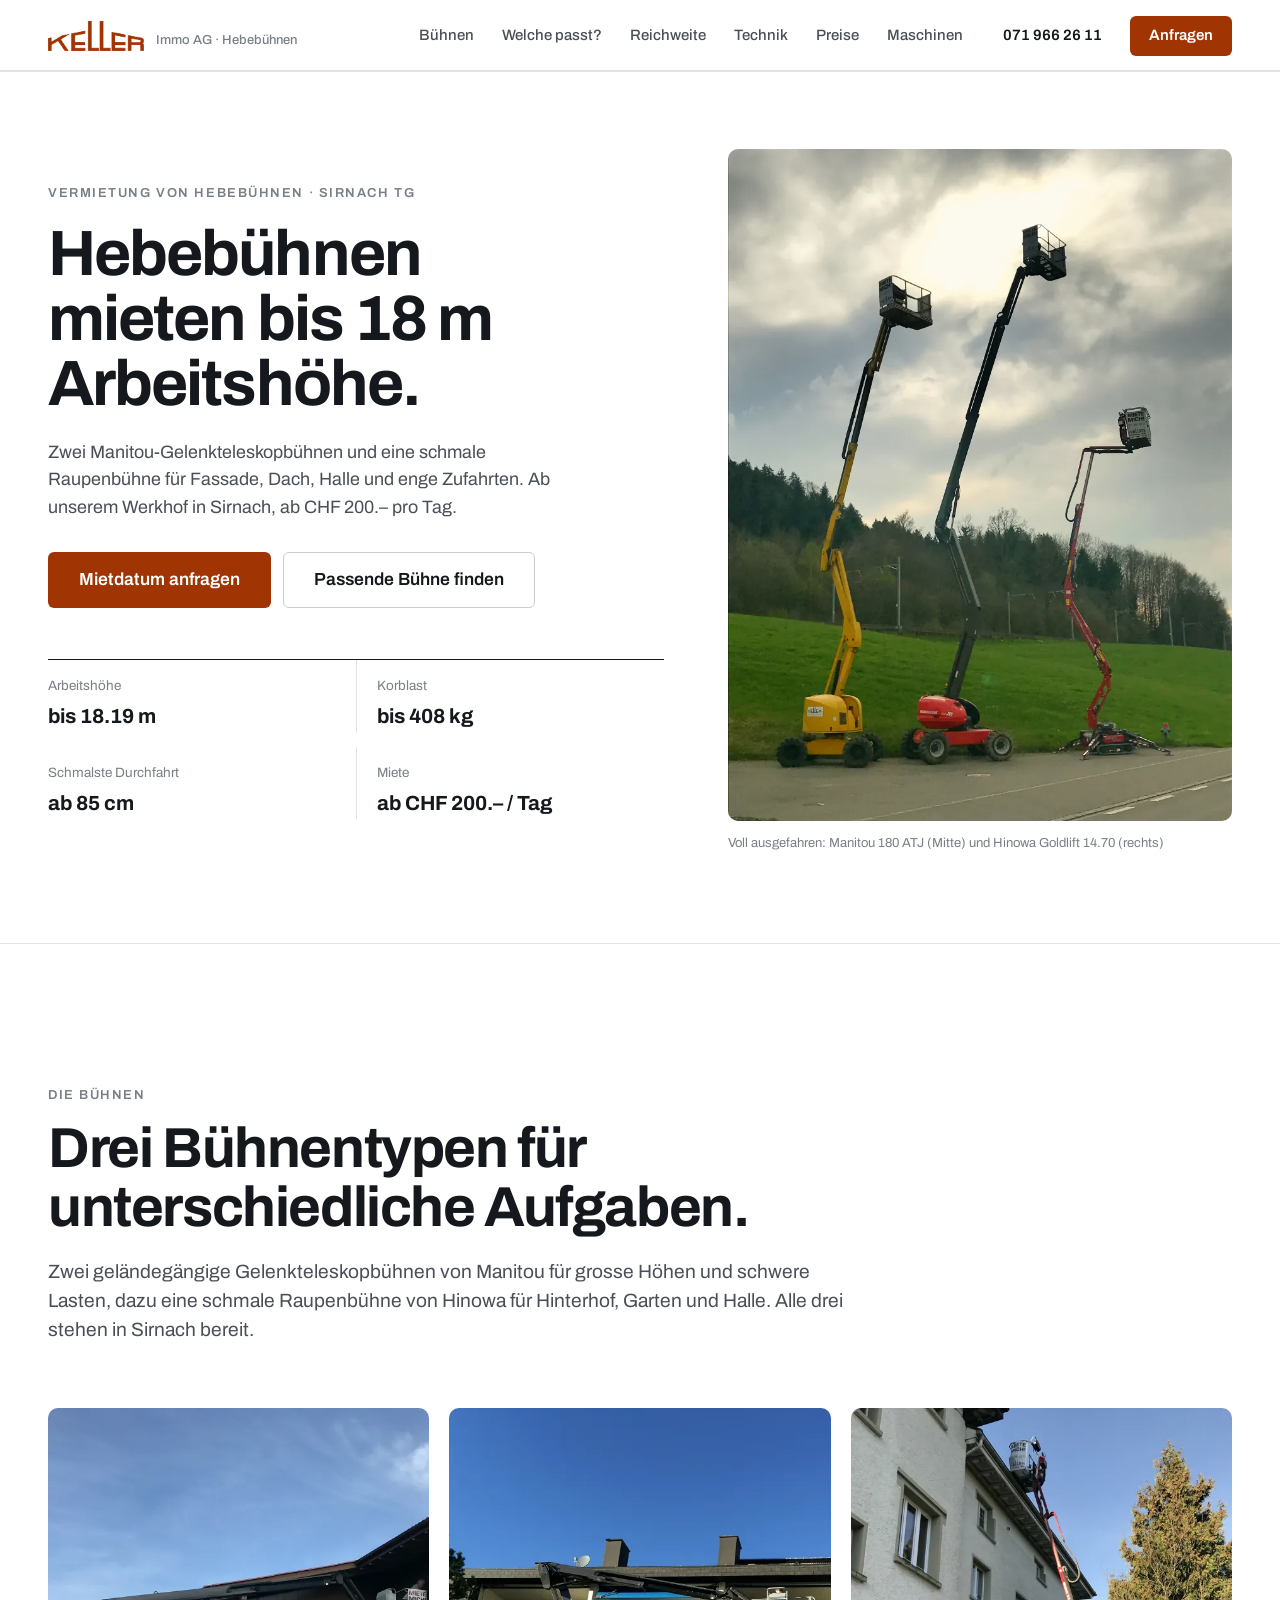
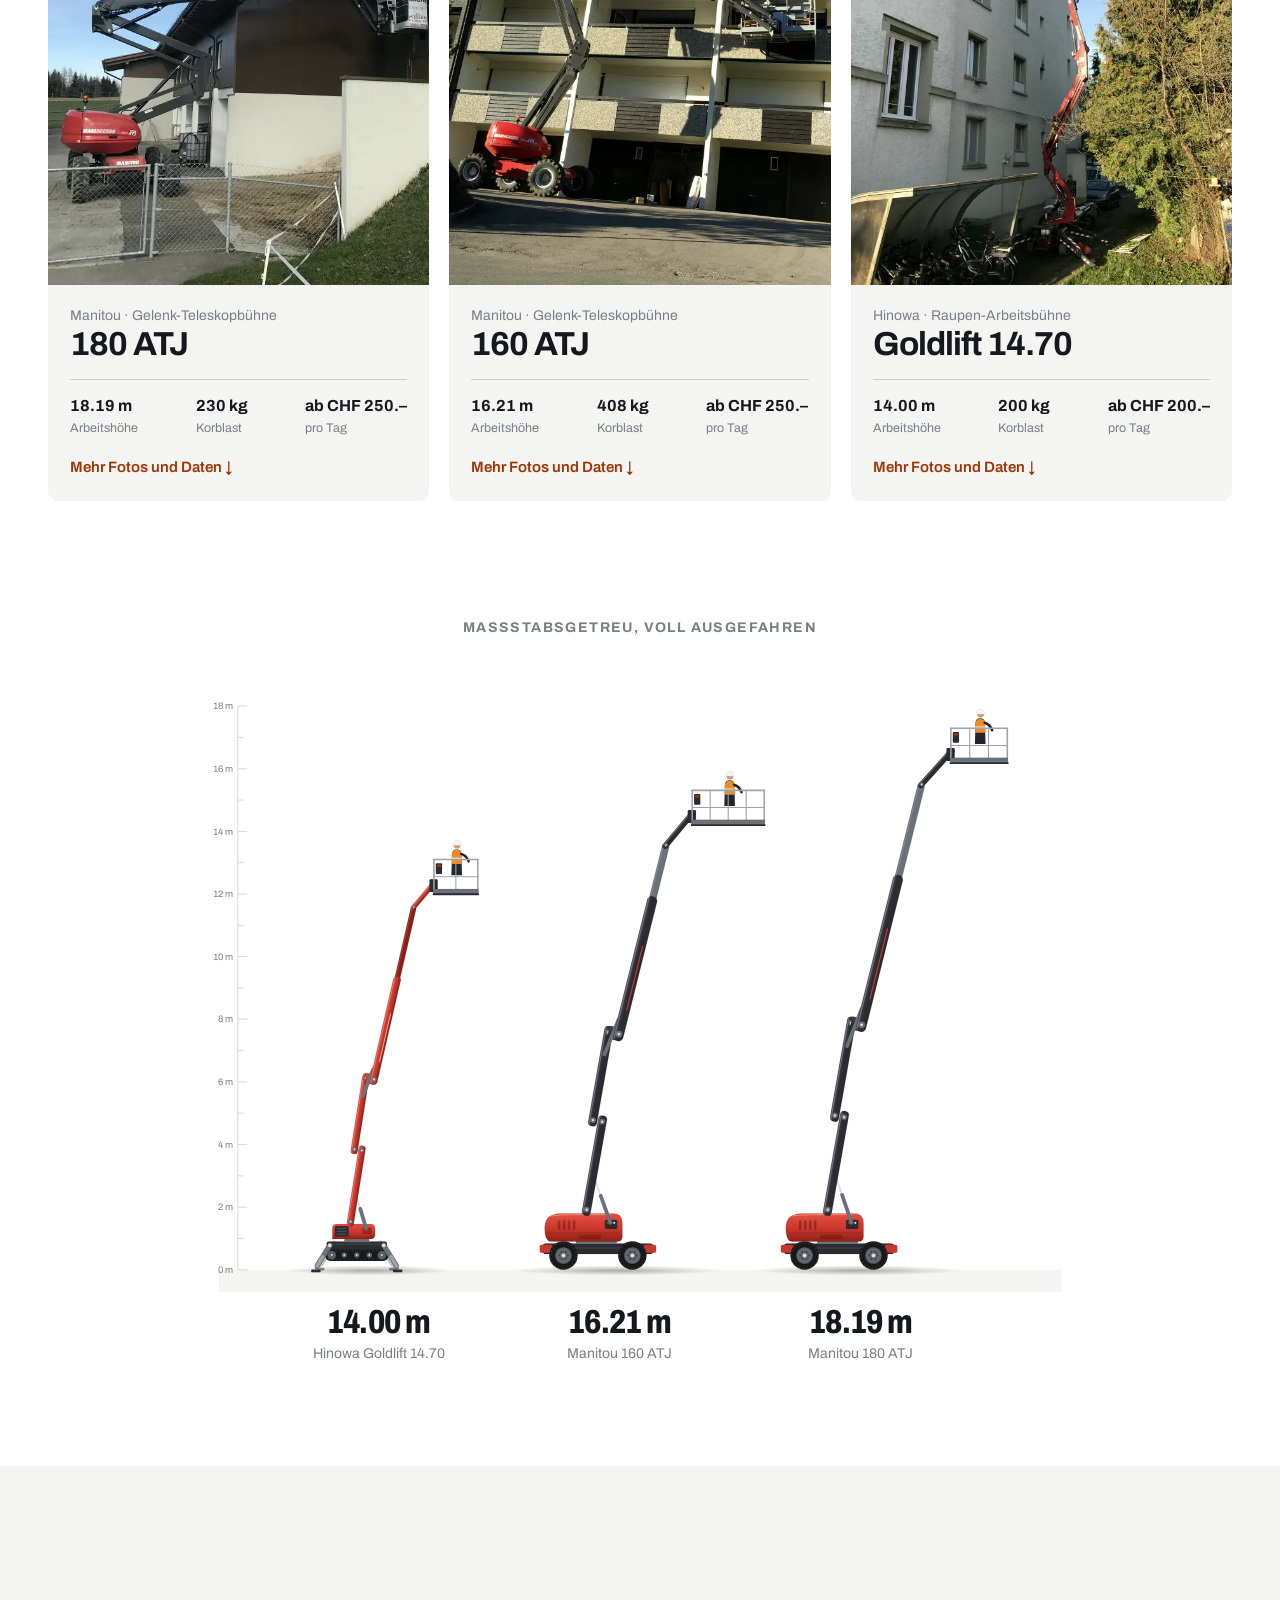
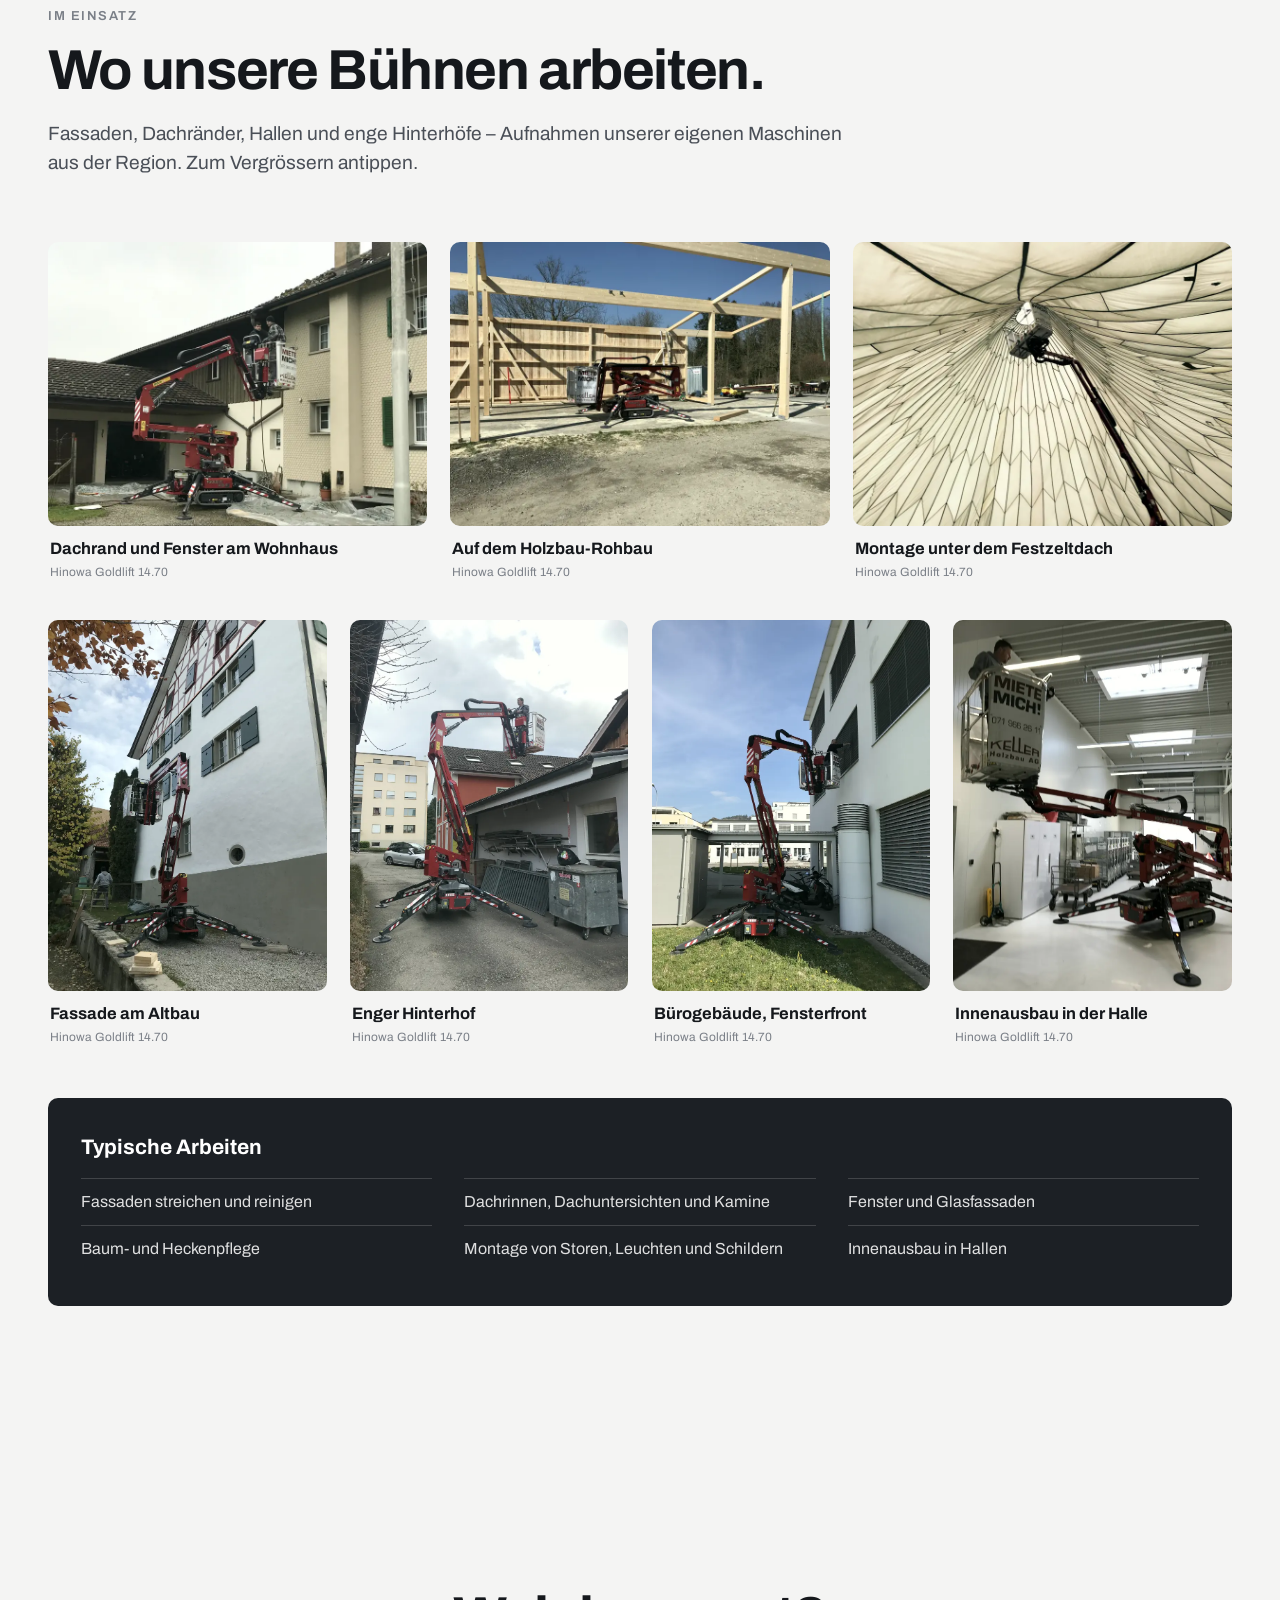
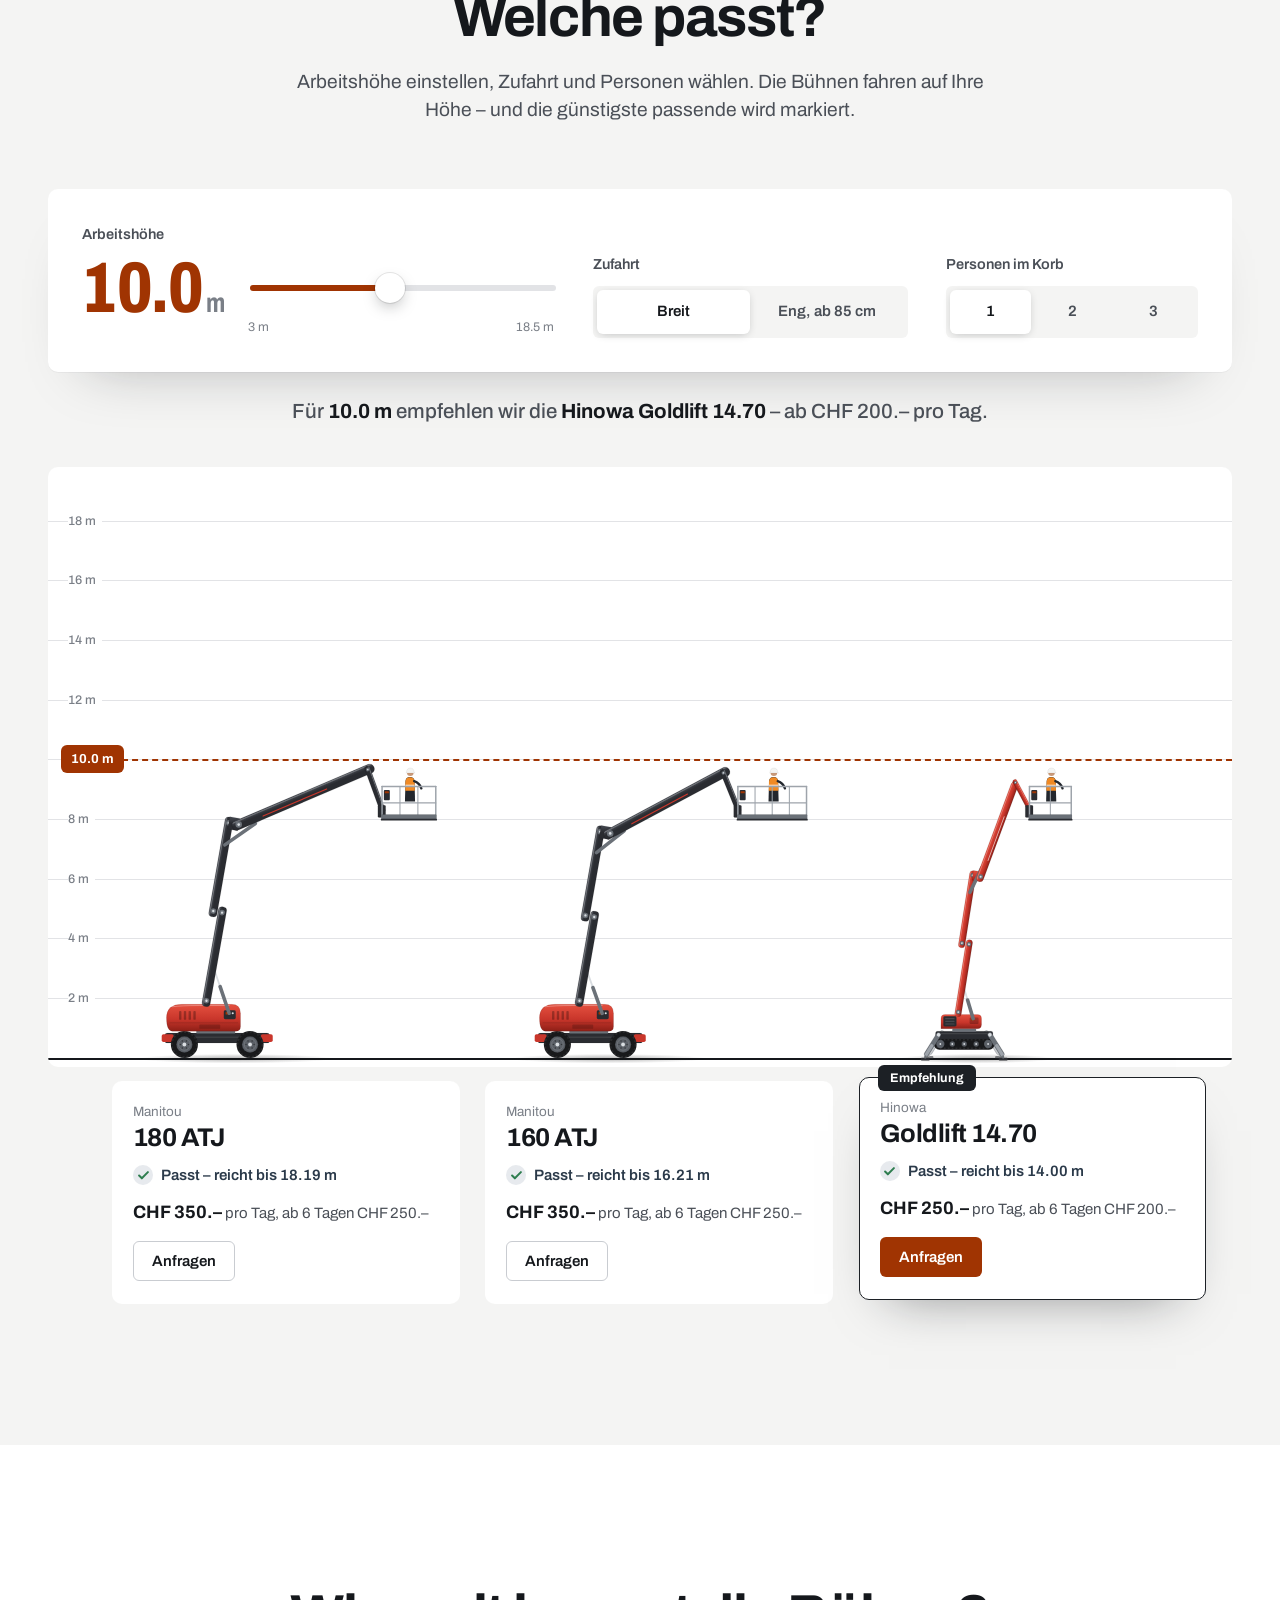
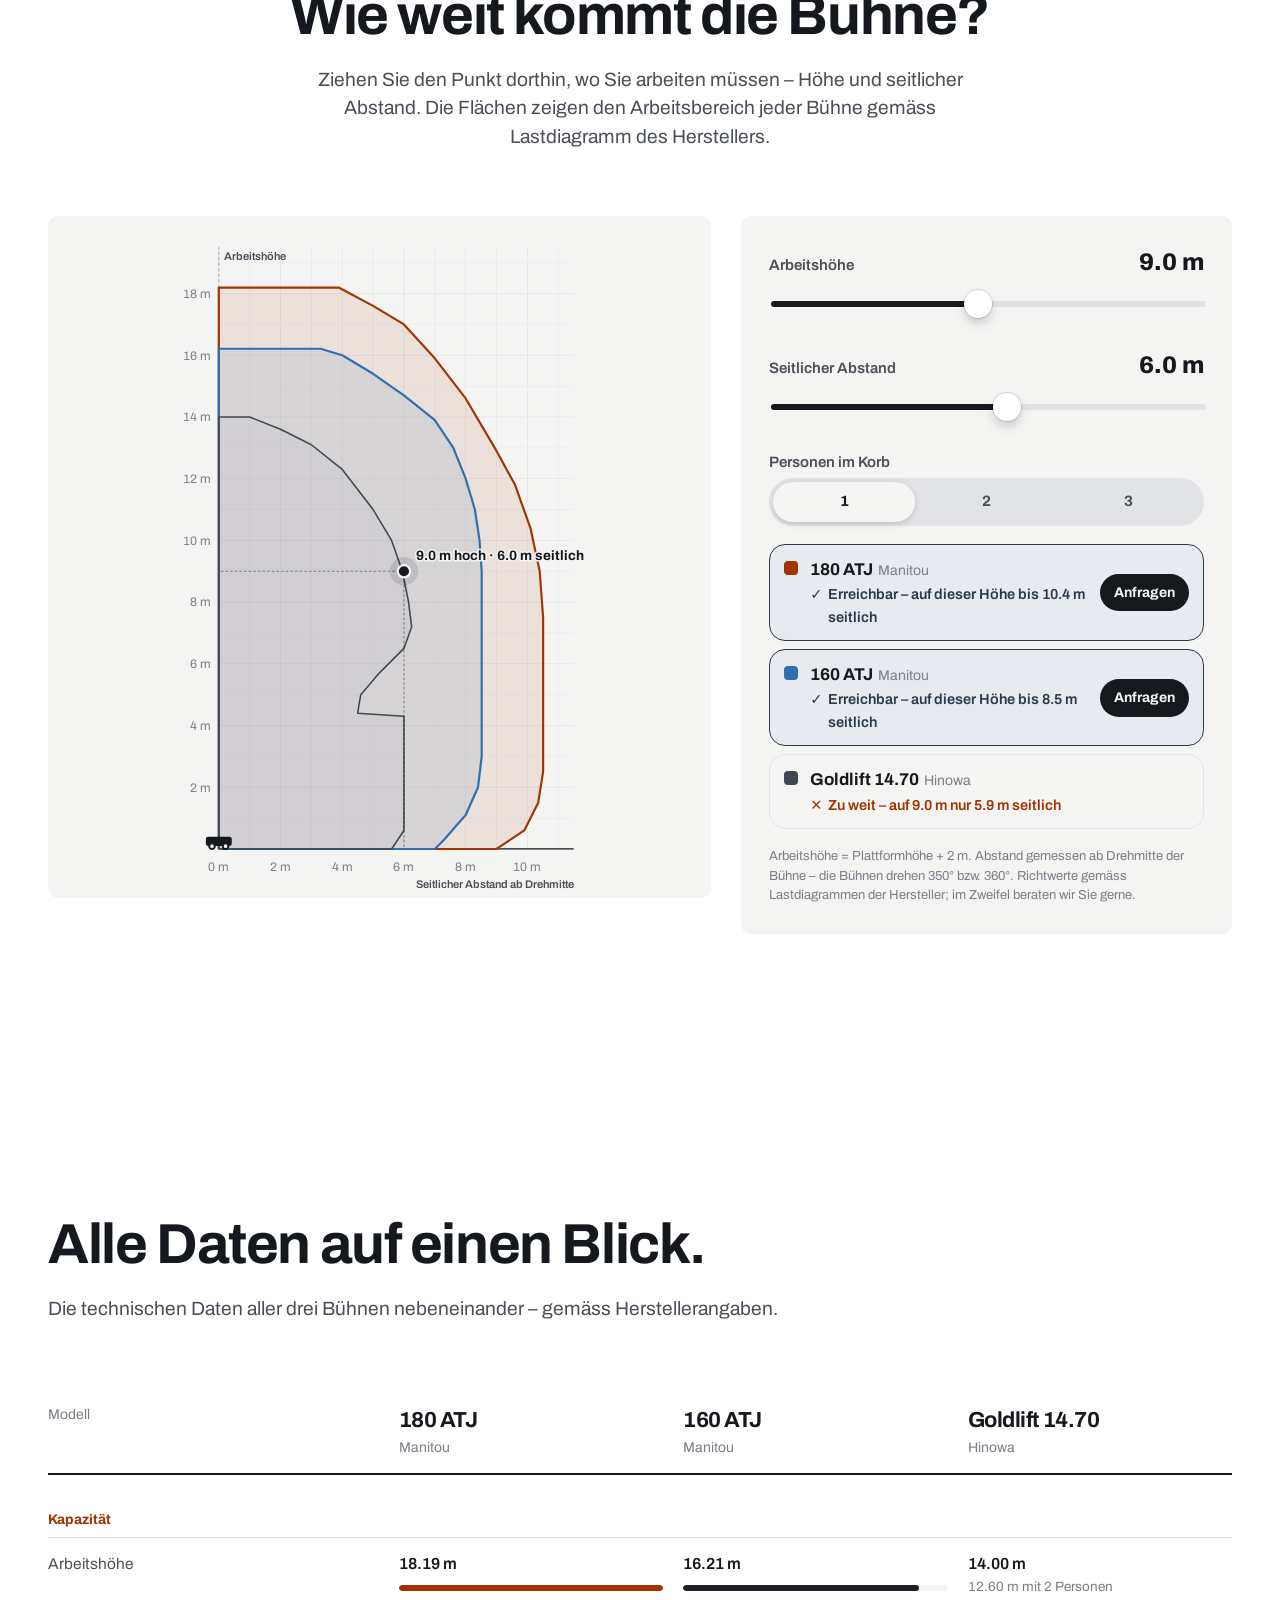
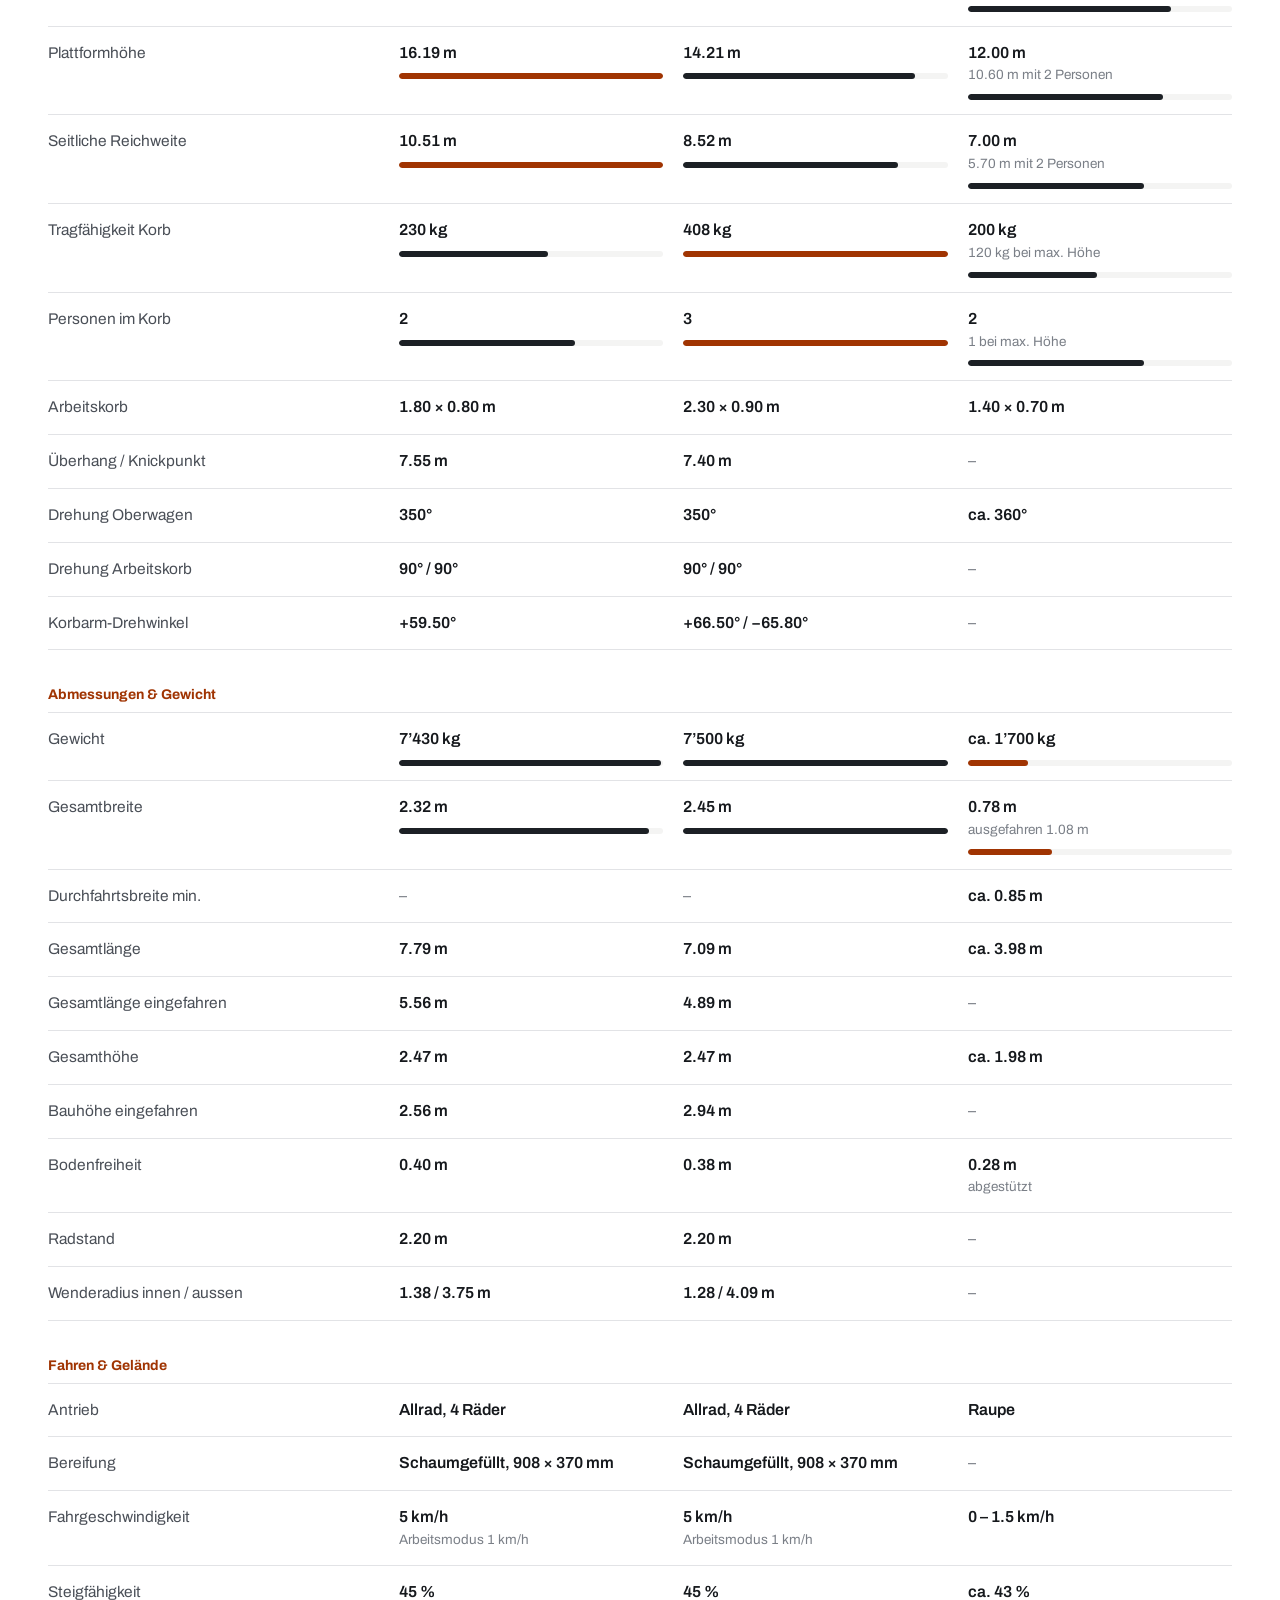
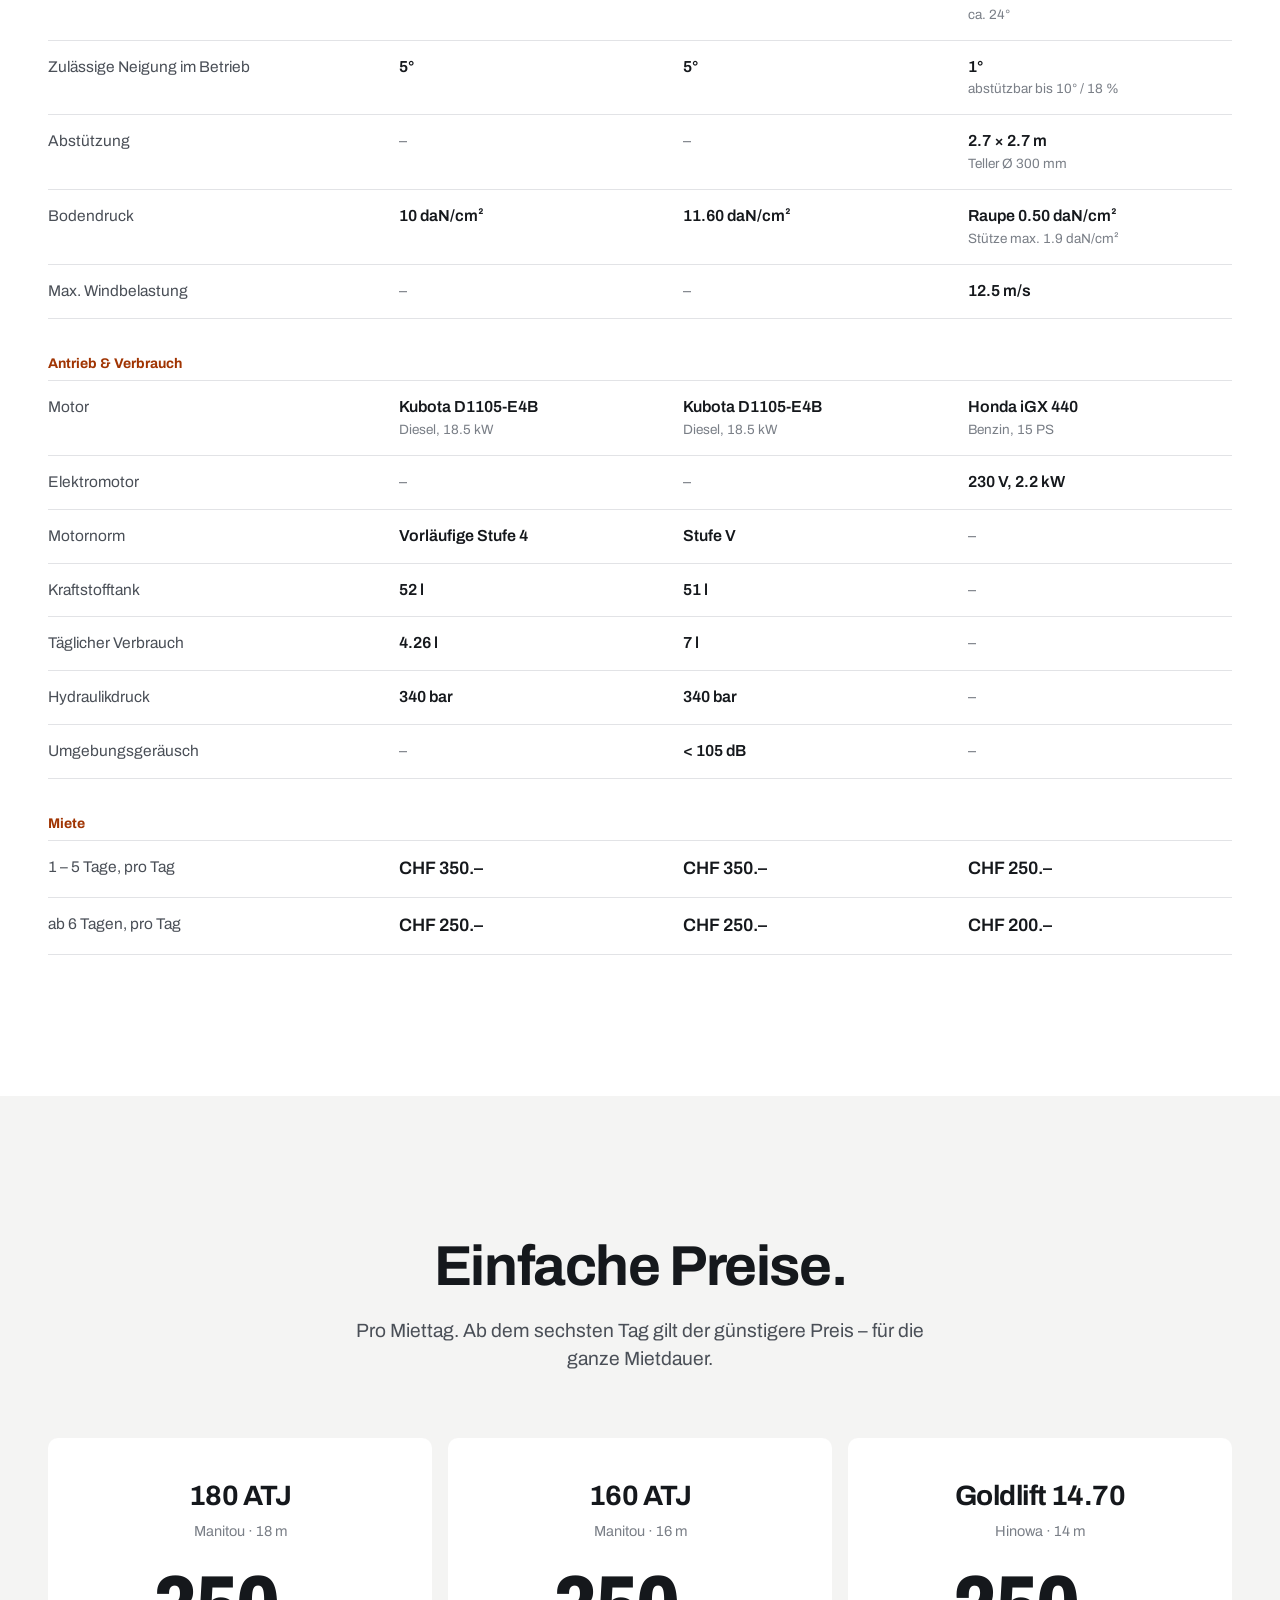
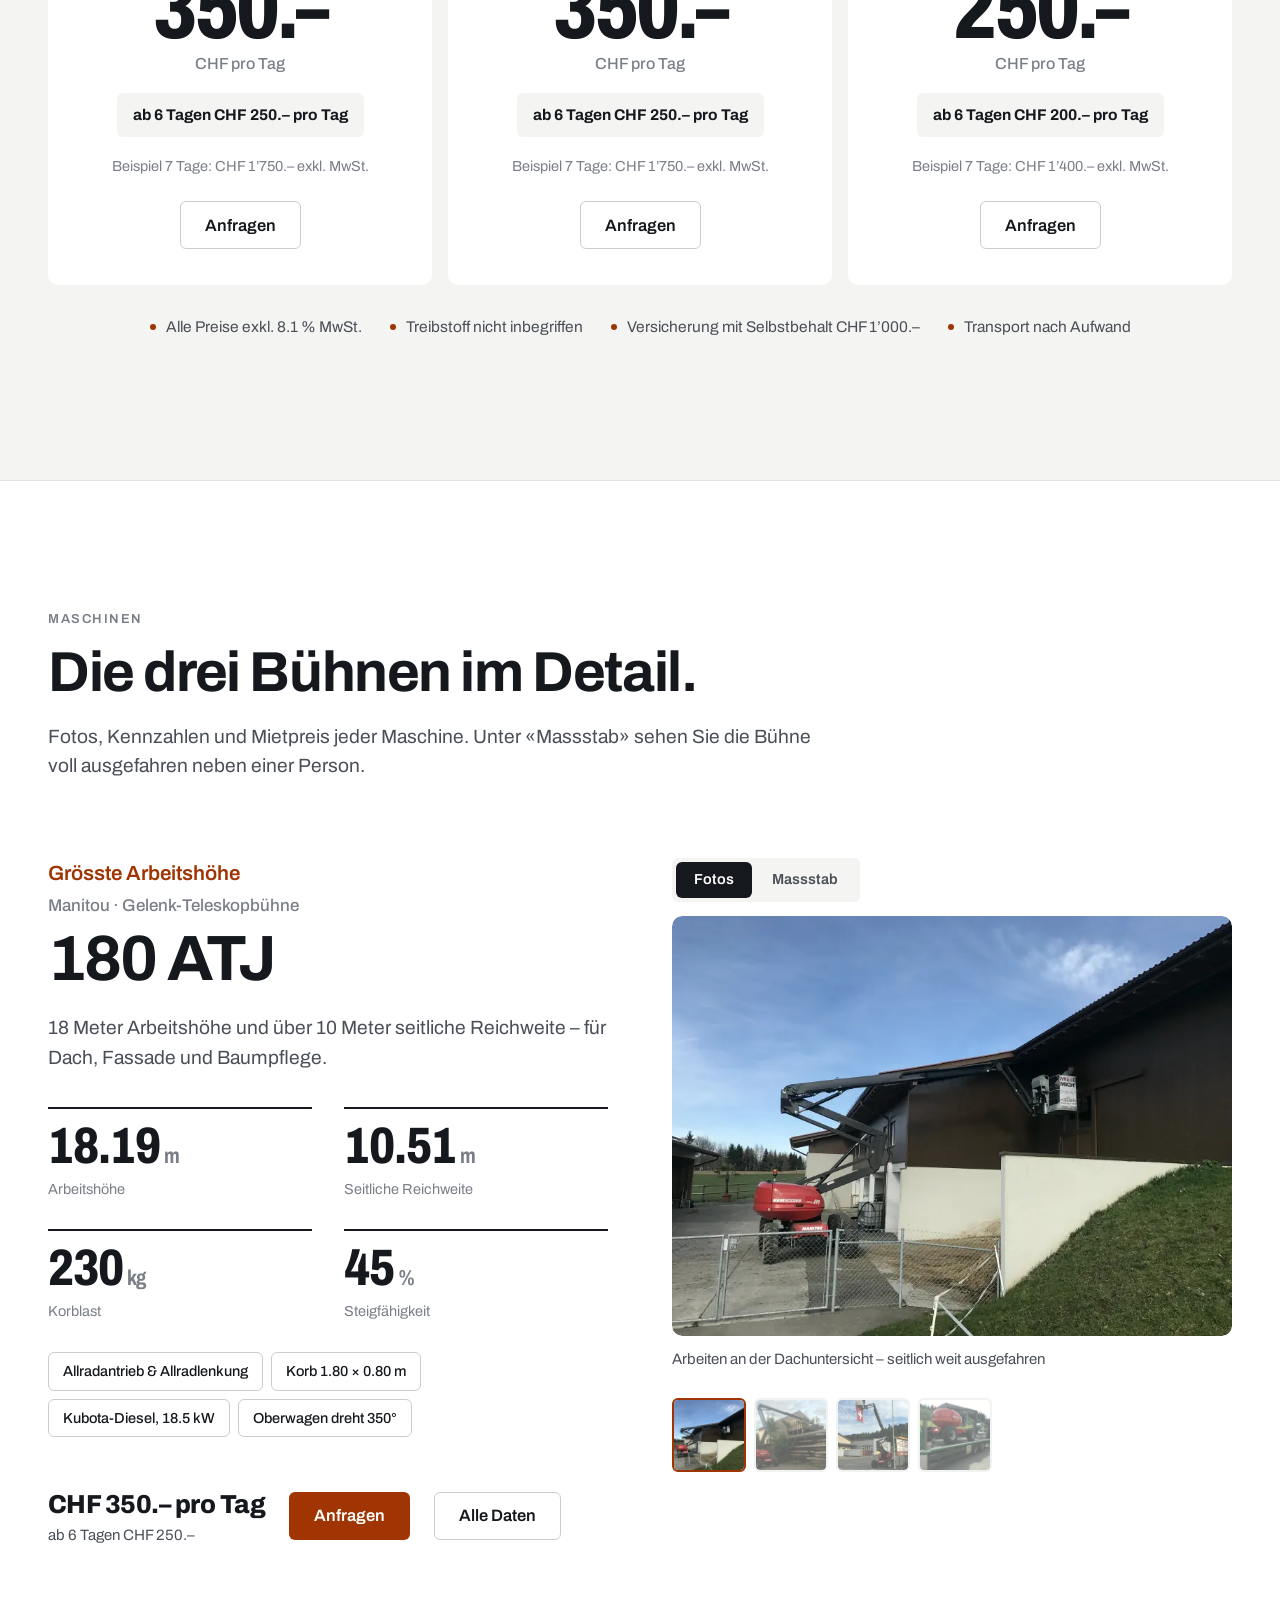
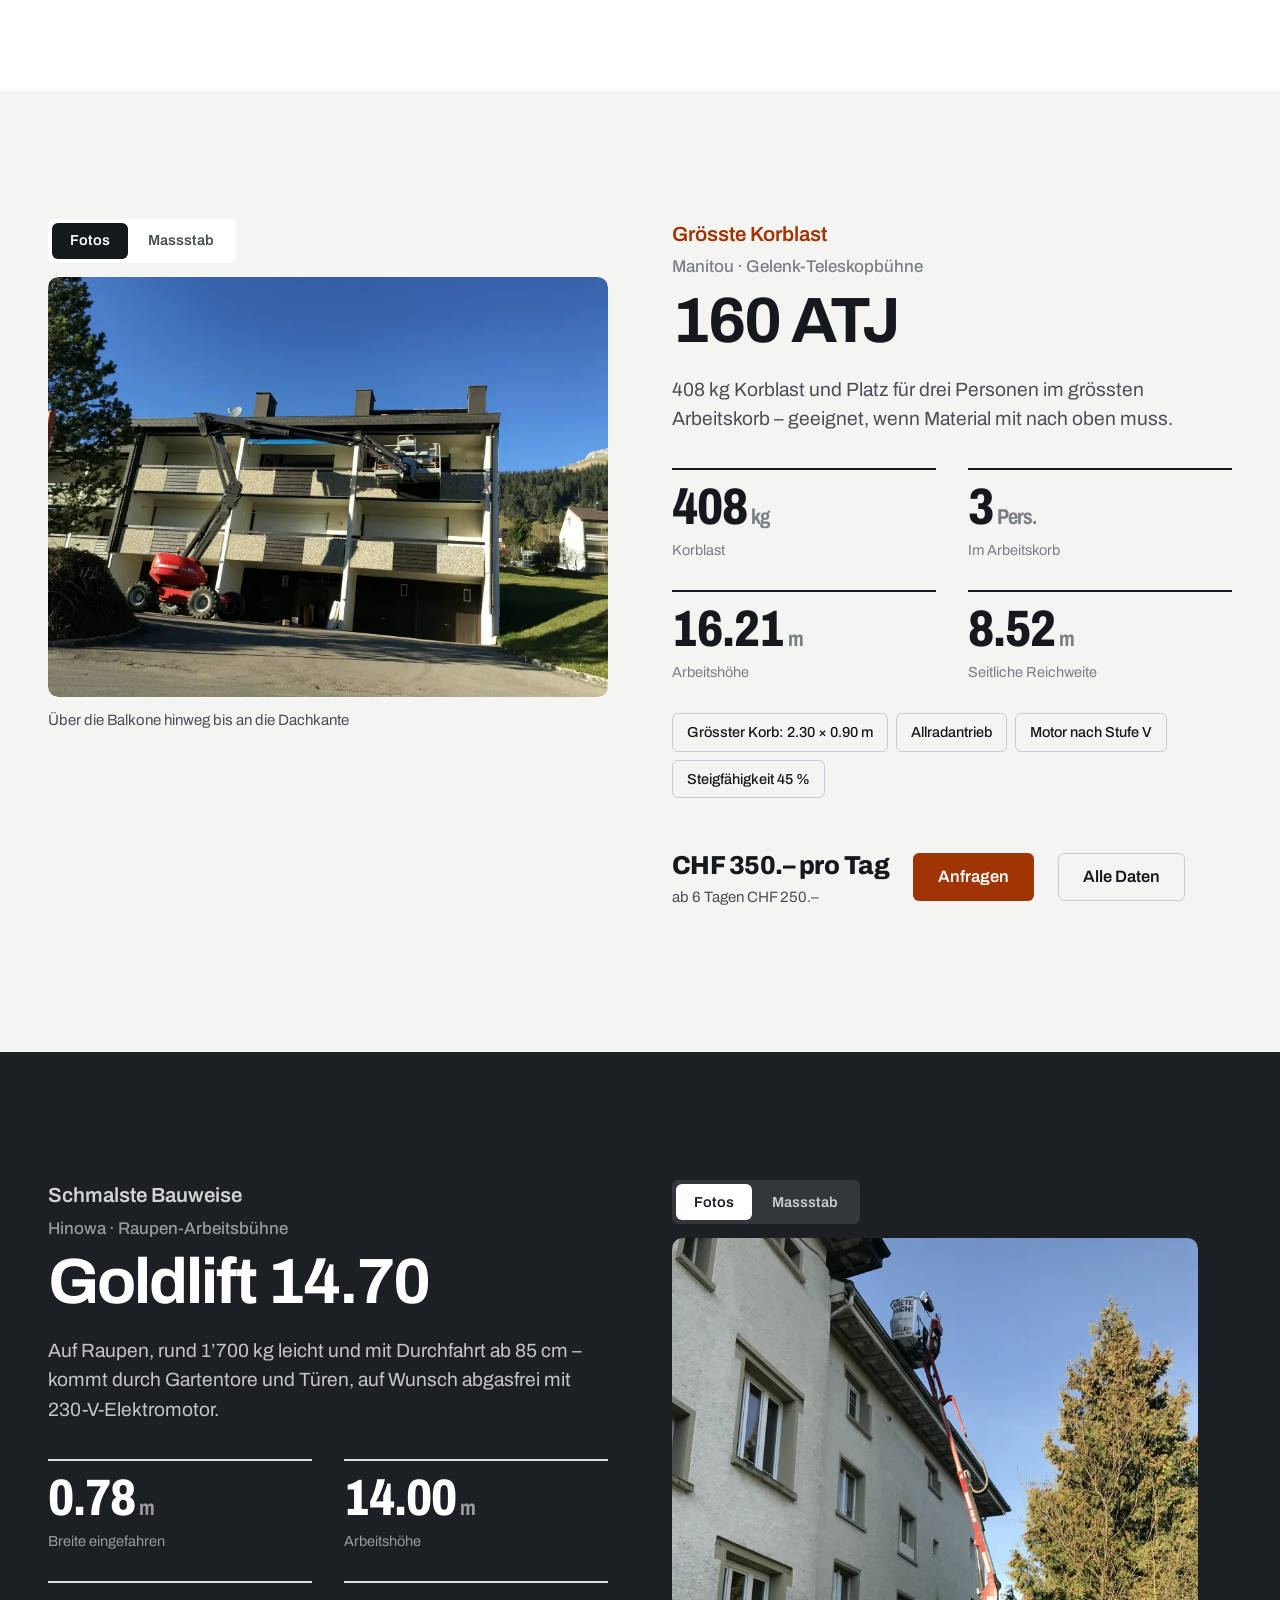
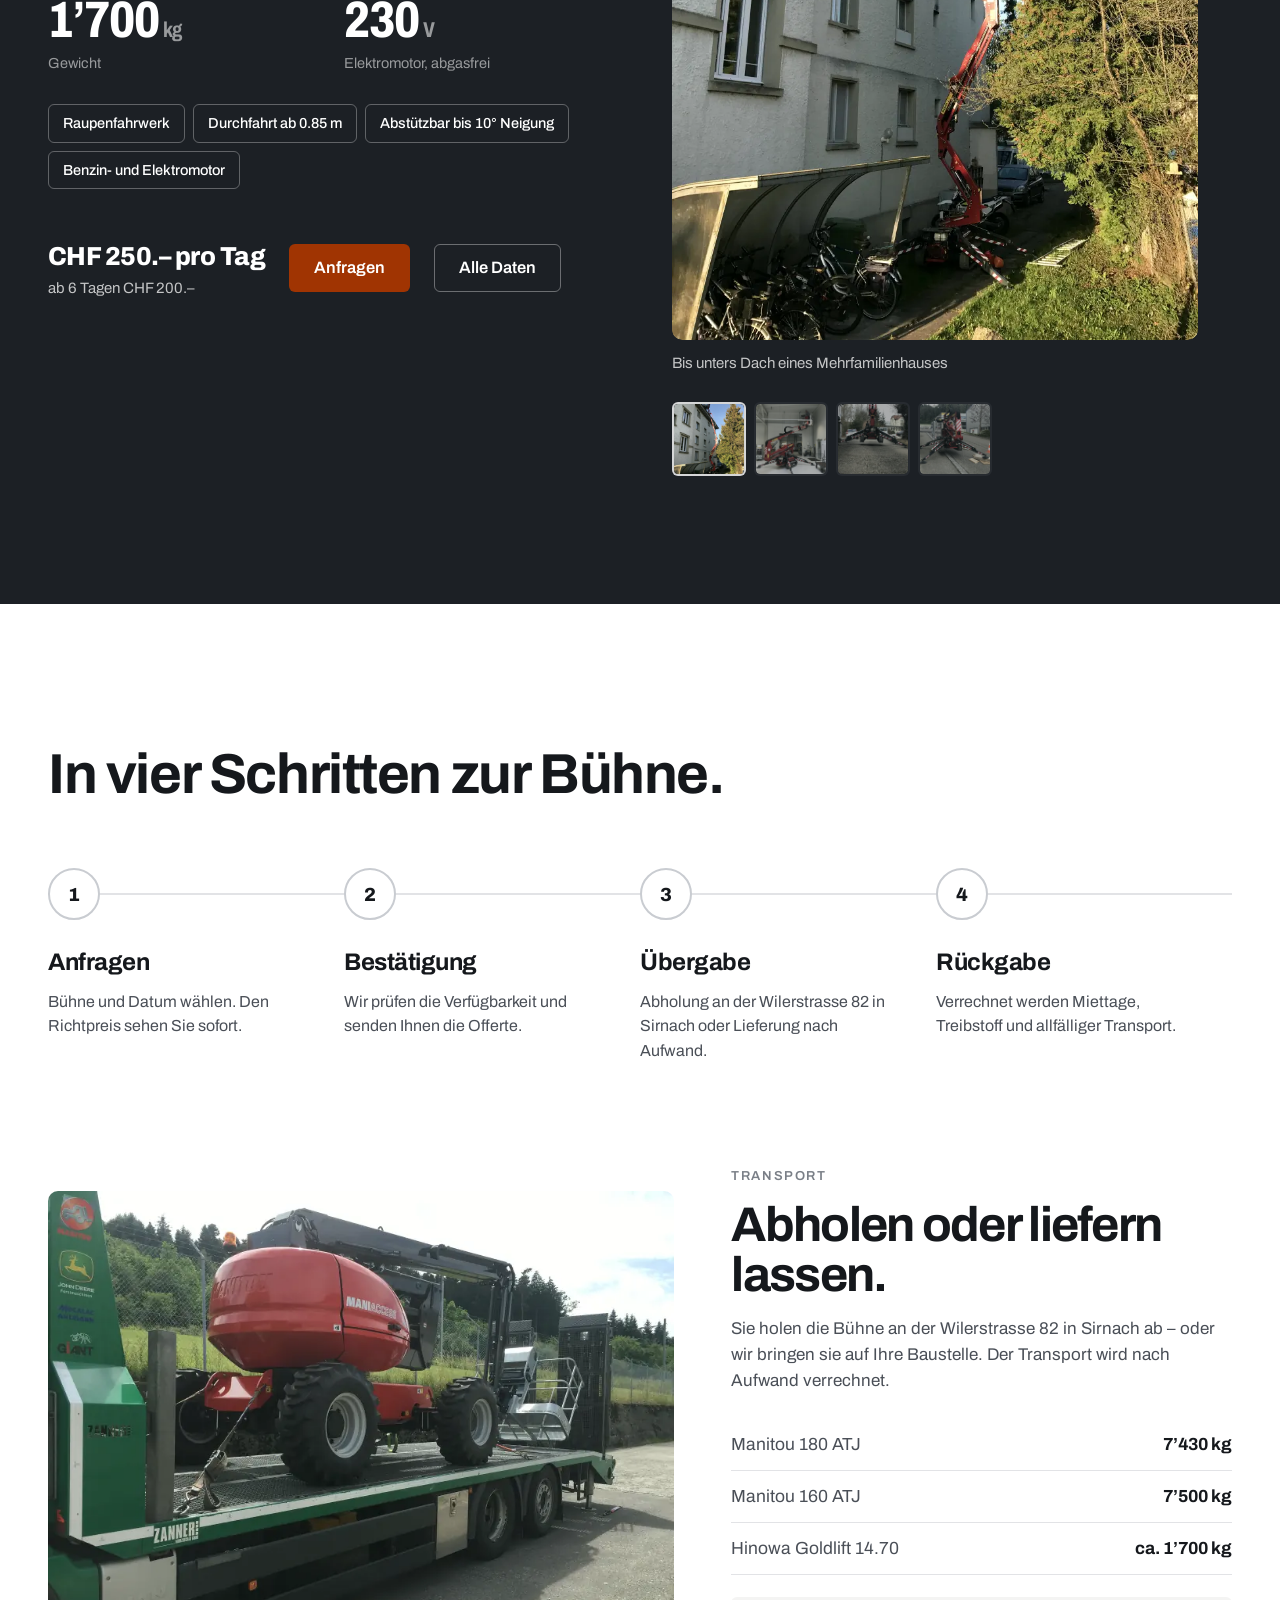
<file: version-9/index.html>
<!doctype html>
<html lang="de-CH">
<head>
  <meta charset="utf-8">
  <meta name="viewport" content="width=device-width, initial-scale=1, viewport-fit=cover">
  <title>Hebebühnen mieten in Sirnach TG | Keller Immo AG</title>
  <meta name="description" content="Drei Hebebühnen bis 18 m Arbeitshöhe mieten: Manitou 180 ATJ, Manitou 160 ATJ und Hinowa Goldlift 14.70. Ab CHF 200.– pro Tag, direkt ab Sirnach TG.">
  <meta name="robots" content="noindex, nofollow">
  <meta name="theme-color" content="#FFFFFF">
  <meta property="og:title" content="Hebebühnen mieten in Sirnach TG – Keller Immo AG">
  <meta property="og:description" content="Drei Hebebühnen bis 18 m Arbeitshöhe. Ab CHF 200.– pro Tag.">
  <meta property="og:type" content="website">
  <meta property="og:image" content="https://marco-p-keller.github.io/keller-hebebuehnen/version-9/assets/og-image.jpg">
  <link rel="preload" as="image" type="image/webp" href="assets/img/hero-gruppe-1400.webp" imagesrcset="assets/img/hero-gruppe-800.webp 800w, assets/img/hero-gruppe-1400.webp 1400w" imagesizes="(max-width: 1024px) 100vw, 45vw">
  <link rel="icon" href="data:image/svg+xml,%3Csvg xmlns='http://www.w3.org/2000/svg' viewBox='0 0 64 64'%3E%3Crect width='64' height='64' rx='14' fill='%23A03402'/%3E%3Cpath d='M18 14h8v16l14-16h10L34 32l17 18H40L26 35v15h-8z' fill='%23fff'/%3E%3C/svg%3E">
  <link rel="preconnect" href="https://fonts.googleapis.com">
  <link rel="preconnect" href="https://fonts.gstatic.com" crossorigin>
  <link href="https://fonts.googleapis.com/css2?family=Archivo:wdth,wght@62..125,300..900&display=swap" rel="stylesheet">
  <link rel="stylesheet" href="reach.css">
  <link rel="stylesheet" href="styles.css">
</head>
<body>
  <a class="skip" href="#inhalt">Zum Inhalt springen</a>

  <header class="site-header" data-header>
    <div class="wrap header-inner">
      <a class="logo" href="#top" aria-label="Keller Immo AG – zur Startseite">
        <img class="logo-img" src="assets/keller-logo.png" alt="Keller" width="560" height="175">
        <span class="logo-sub">Immo AG · Hebebühnen</span>
      </a>
      <nav class="nav" aria-label="Hauptnavigation">
        <a href="#flotte">Bühnen</a>
        <a href="#finder">Welche passt?</a>
        <a href="#reichweite">Reichweite</a>
        <a href="#vergleich">Technik</a>
        <a href="#preise">Preise</a>
        <a href="#maschinen">Maschinen</a>
      </nav>
      <a class="header-phone" href="tel:+41719662611">071 966 26 11</a>
      <a class="btn btn--rust btn--sm header-cta" href="#anfrage">Anfragen</a>
      <button class="menu-btn" type="button" aria-expanded="false" aria-controls="mobile-menu" data-menu-btn><span class="sr">Menü öffnen</span><i></i><i></i></button>
    </div>
    <div class="progress" aria-hidden="true"><i data-progress></i></div>
  </header>
  <div class="mobile-menu" id="mobile-menu" data-menu hidden>
    <nav aria-label="Mobile Navigation">
      <a href="#flotte">Bühnen</a>
      <a href="#einsatz">Im Einsatz</a>
      <a href="#finder">Welche passt?</a>
      <a href="#reichweite">Reichweite</a>
      <a href="#vergleich">Technik</a>
      <a href="#preise">Preise</a>
      <a href="#maschinen">Maschinen</a>
      <a href="#anfrage">Anfrage</a>
      <a href="#kontakt">Kontakt</a>
    </nav>
    <div class="mobile-menu-foot">
      <a class="btn btn--rust btn--block" href="#anfrage">Hebebühne anfragen</a>
      <a class="btn btn--line btn--block" href="tel:+41719662611">071 966 26 11 anrufen</a>
    </div>
  </div>

  <main id="inhalt">
    <!-- ============ 1 · HERO ============ -->
    <section class="hero hero--split" id="top">
      <div class="wrap hero-split">
        <div class="hero-copy">
          <p class="hero-kicker">Vermietung von Hebebühnen · Sirnach TG</p>
          <h1 class="hero-title">Hebebühnen mieten bis 18&nbsp;m Arbeitshöhe.</h1>
          <p class="hero-lead">Zwei Manitou-Gelenkteleskopbühnen und eine schmale Raupenbühne für Fassade, Dach, Halle und enge Zufahrten. Ab unserem Werkhof in Sirnach, <span class="nowrap">ab CHF 200.– pro Tag.</span></p>
          <div class="hero-cta">
            <a class="btn btn--rust btn--lg" href="#anfrage">Mietdatum anfragen</a>
            <a class="btn btn--line btn--lg" href="#finder">Passende Bühne finden</a>
          </div>
          <dl class="hero-facts">
            <div><dt>Arbeitshöhe</dt><dd>bis 18.19&nbsp;m</dd></div>
            <div><dt>Korblast</dt><dd>bis 408&nbsp;kg</dd></div>
            <div><dt>Schmalste Durchfahrt</dt><dd>ab 85&nbsp;cm</dd></div>
            <div><dt>Miete</dt><dd>ab CHF 200.–&nbsp;/&nbsp;Tag</dd></div>
          </dl>
        </div>
        <figure class="hero-photo">
          <img src="assets/img/hero-gruppe-1400.webp" srcset="assets/img/hero-gruppe-800.webp 800w, assets/img/hero-gruppe-1400.webp 1400w" sizes="(max-width: 1024px) 100vw, 45vw" width="2400" height="3200" alt="Drei Hebebühnen voll ausgefahren nebeneinander vor einem Waldrand, an den Arbeitskörben das Schild «Miete mich!»" fetchpriority="high">
          <figcaption class="photo-note">Voll ausgefahren: Manitou 180 ATJ (Mitte) und Hinowa Goldlift 14.70 (rechts)</figcaption>
        </figure>
      </div>
    </section>

    <!-- ============ 1b · FLOTTE ============ -->
    <section class="section fleet" id="flotte" aria-labelledby="flotte-title">
      <div class="wrap">
        <header class="head">
          <p class="eyebrow" data-reveal>Die Bühnen</p>
          <h2 class="title" id="flotte-title" data-reveal>Drei Bühnentypen für unterschiedliche Aufgaben.</h2>
          <p class="lead" data-reveal>Zwei geländegängige Gelenkteleskopbühnen von Manitou für grosse Höhen und schwere Lasten, dazu eine schmale Raupenbühne von Hinowa für Hinterhof, Garten und Halle. Alle drei stehen in Sirnach bereit.</p>
        </header>
        <ul class="fleet-cards" data-fleet-list></ul>
        <figure class="group" data-group aria-label="Die drei Hebebühnen nebeneinander, massstabsgetreu, voll ausgefahren">
          <figcaption class="group-cap">Massstabsgetreu, voll ausgefahren</figcaption>
          <div class="group-labels" data-group-labels aria-hidden="true"></div>
        </figure>
      </div>
    </section>

    <!-- ============ 1c · IM EINSATZ ============ -->
    <section class="section usecases" id="einsatz" aria-labelledby="einsatz-title">
      <div class="wrap">
        <header class="head">
          <p class="eyebrow" data-reveal>Im Einsatz</p>
          <h2 class="title" id="einsatz-title" data-reveal>Wo unsere Bühnen arbeiten.</h2>
          <p class="lead" data-reveal>Fassaden, Dachränder, Hallen und enge Hinterhöfe – Aufnahmen unserer eigenen Maschinen aus der Region. Zum Vergrössern antippen.</p>
        </header>
        <div class="ugrid ugrid--wide" data-own-wide></div>
        <div class="ugrid ugrid--tall" data-own-tall></div>
        <div class="areas-list areas-list--row" data-reveal><h3>Typische Arbeiten</h3><ul><li>Fassaden streichen und reinigen</li><li>Dachrinnen, Dachuntersichten und Kamine</li><li>Fenster und Glasfassaden</li><li>Baum- und Heckenpflege</li><li>Montage von Storen, Leuchten und Schildern</li><li>Innenausbau in Hallen</li></ul></div>
      </div>
    </section>

    <!-- ============ 2 · FINDER ============ -->
    <section class="section finder" id="finder" aria-labelledby="finder-title">
      <div class="wrap">
        <header class="head head--center">
          <h2 class="title" id="finder-title" data-reveal>Welche passt?</h2>
          <p class="lead" data-reveal>Arbeitshöhe einstellen, Zufahrt und Personen wählen. Die Bühnen fahren auf Ihre Höhe – und die günstigste passende wird markiert.</p>
        </header>

        <div class="fx" data-reveal>
          <div class="fx-height">
            <label class="fx-label" for="need">Arbeitshöhe</label>
            <output class="fx-num" for="need" data-need-out>10.0<small>m</small></output>
            <input class="range" id="need" type="range" min="3" max="18.5" step="0.1" value="10" data-need aria-describedby="fx-result">
            <div class="fx-scale" aria-hidden="true"><span>3 m</span><span>18.5 m</span></div>
          </div>
          <div class="fx-opt">
            <span class="fx-label" id="lbl-access">Zufahrt</span>
            <div class="seg" role="radiogroup" aria-labelledby="lbl-access">
              <label><input type="radio" name="access" value="wide" checked><span>Breit</span></label>
              <label><input type="radio" name="access" value="narrow"><span>Eng, ab 85 cm</span></label>
            </div>
          </div>
          <div class="fx-opt">
            <span class="fx-label" id="lbl-persons">Personen im Korb</span>
            <div class="seg seg--3" role="radiogroup" aria-labelledby="lbl-persons">
              <label><input type="radio" name="persons" value="1" checked><span>1</span></label>
              <label><input type="radio" name="persons" value="2"><span>2</span></label>
              <label><input type="radio" name="persons" value="3"><span>3</span></label>
            </div>
          </div>
        </div>
        <p class="fx-result" id="fx-result" data-fx-result aria-live="polite"></p>

        <div class="lineup" data-lineup>
          <div class="lineup-canvas" data-lineup-canvas></div>
          <div class="verdicts" data-verdicts></div>
        </div>
      </div>
    </section>

    <!-- ============ 2b · REICHWEITE ============ -->
    <section class="section reach" id="reichweite" aria-labelledby="reach-title">
      <div class="wrap">
        <header class="head head--center">
          <h2 class="title" id="reach-title" data-reveal>Wie weit kommt die Bühne?</h2>
          <p class="lead" data-reveal>Ziehen Sie den Punkt dorthin, wo Sie arbeiten müssen – Höhe und seitlicher Abstand. Die Flächen zeigen den Arbeitsbereich jeder Bühne gemäss Lastdiagramm des Herstellers.</p>
        </header>
        <div data-reach></div>
      </div>
    </section>

    <!-- ============ 4 · VERGLEICH ============ -->
    <section class="section compare" id="vergleich" aria-labelledby="vergleich-title">
      <div class="wrap">
        <header class="head">
          <h2 class="title" id="vergleich-title" data-reveal>Alle Daten auf einen Blick.</h2>
          <p class="lead" data-reveal>Die technischen Daten aller drei Bühnen nebeneinander – gemäss Herstellerangaben.</p>
        </header>
        <div class="cmp" role="table" aria-label="Technische Daten im Vergleich" data-compare></div>
      </div>
    </section>

    <!-- ============ 5 · PREISE ============ -->
    <section class="section prices" id="preise" aria-labelledby="preise-title">
      <div class="wrap">
        <header class="head head--center">
          <h2 class="title" id="preise-title" data-reveal>Einfache Preise.</h2>
          <p class="lead" data-reveal>Pro Miettag. Ab dem sechsten Tag gilt der günstigere Preis – für die ganze Mietdauer.</p>
        </header>
        <div class="price-grid" data-prices></div>
        <ul class="price-notes" data-reveal>
          <li>Alle Preise exkl. 8.1&nbsp;% MwSt.</li>
          <li>Treibstoff nicht inbegriffen</li>
          <li>Versicherung mit Selbstbehalt CHF 1’000.–</li>
          <li>Transport nach Aufwand</li>
        </ul>
      </div>
    </section>

    <!-- ============ 6 · UNSERE MASCHINEN ============ -->
    <section class="own" id="maschinen" aria-labelledby="own-title">
      <div class="own-intro">
        <div class="wrap">
          <p class="eyebrow" data-reveal>Maschinen</p>
          <h2 class="title" id="own-title" data-reveal>Die drei Bühnen im Detail.</h2>
          <p class="lead" data-reveal>Fotos, Kennzahlen und Mietpreis jeder Maschine. Unter «Massstab» sehen Sie die Bühne voll ausgefahren neben einer Person.</p>
        </div>
      </div>
      <div data-spots></div>
    </section>

    <!-- ============ 7 · ABLAUF ============ -->
    <section class="section steps" aria-labelledby="steps-title">
      <div class="wrap">
        <header class="head">
          <h2 class="title" id="steps-title" data-reveal>In vier Schritten zur Bühne.</h2>
        </header>
        <ol class="step-list" data-steps>
          <li><span class="step-n">1</span><h3>Anfragen</h3><p>Bühne und Datum wählen. Den Richtpreis sehen Sie sofort.</p></li>
          <li><span class="step-n">2</span><h3>Bestätigung</h3><p>Wir prüfen die Verfügbarkeit und senden Ihnen die Offerte.</p></li>
          <li><span class="step-n">3</span><h3>Übergabe</h3><p>Abholung an der Wilerstrasse 82 in Sirnach oder Lieferung nach Aufwand.</p></li>
          <li><span class="step-n">4</span><h3>Rückgabe</h3><p>Verrechnet werden Miettage, Treibstoff und allfälliger Transport.</p></li>
        </ol>

        <div class="logistics" id="transport">
          <figure class="logistics-photo" data-reveal>
            <button class="zoom" type="button" data-lb="transport" data-src="assets/img/transport-1600.webp" data-cap="Die Manitou 180 ATJ verladen auf dem Tieflader" aria-label="Foto vergrössern">
              <img src="assets/img/transport-1600.webp" srcset="assets/img/transport-800.webp 800w, assets/img/transport-1600.webp 1600w" sizes="(max-width: 1024px) 100vw, 55vw" width="2400" height="1800" loading="lazy" alt="Die Manitou 180 ATJ verzurrt auf einem Tieflader">
            </button>
          </figure>
          <div class="logistics-copy" data-reveal>
            <p class="eyebrow">Transport</p>
            <h3>Abholen oder liefern lassen.</h3>
            <p>Sie holen die Bühne an der Wilerstrasse&nbsp;82 in Sirnach ab – oder wir bringen sie auf Ihre Baustelle. Der Transport wird nach Aufwand verrechnet.</p>
            <dl class="weights">
              <div><dt>Manitou 180 ATJ</dt><dd>7’430&nbsp;kg</dd></div>
              <div><dt>Manitou 160 ATJ</dt><dd>7’500&nbsp;kg</dd></div>
              <div><dt>Hinowa Goldlift 14.70</dt><dd>ca. 1’700&nbsp;kg</dd></div>
            </dl>
            <button class="logistics-thumb zoom" type="button" data-lb="transport" data-src="assets/img/goldlift-transport-1600.webp" data-cap="Kompakt: die Goldlift 14.70 mit eingefahrenem Arm" aria-label="Foto der Goldlift mit eingefahrenem Arm vergrössern">
              <img src="assets/img/goldlift-transport-800.webp" width="800" height="600" loading="lazy" alt="">
              <span>Goldlift 14.70 – eingefahren nur 78&nbsp;cm breit</span>
            </button>
          </div>
        </div>
      </div>
    </section>

    <!-- ============ 7 · ANFRAGE ============ -->
    <section class="section request" id="anfrage" aria-labelledby="anfrage-title">
      <div class="wrap">
        <header class="head">
          <h2 class="title" id="anfrage-title" data-reveal>Jetzt anfragen.</h2>
          <p class="lead" data-reveal>Unverbindlich und in zwei Minuten. Ihre Anfrage geht direkt an uns – wir melden uns mit Verfügbarkeit und Offerte.</p>
        </header>

        <div class="request-grid" data-request-grid>
          <form class="rform" data-form novalidate autocomplete="on">
            <fieldset class="box" data-field="maschine">
              <legend class="box-title"><span class="box-n">1</span>Hebebühne</legend>
              <div class="picks" data-picks></div>
            </fieldset>

            <fieldset class="box" data-field="zeitraum">
              <legend class="box-title"><span class="box-n">2</span>Mietzeitraum</legend>
              <p class="box-hint">Ersten und letzten Miettag anklicken. Für einen einzelnen Tag genügt ein Klick.</p>
              <div data-calendar></div>
            </fieldset>

            <fieldset class="box">
              <legend class="box-title"><span class="box-n">3</span>Ihre Angaben</legend>
              <div class="fields">
                <div class="field" data-field="name"><label for="f-name">Vor- und Nachname</label><input id="f-name" name="name" type="text" autocomplete="name"></div>
                <div class="field"><label for="f-firma">Firma <em>optional</em></label><input id="f-firma" name="firma" type="text" autocomplete="organization"></div>
                <div class="field" data-field="email"><label for="f-email">E-Mail</label><input id="f-email" name="email" type="email" autocomplete="email" inputmode="email"></div>
                <div class="field" data-field="telefon"><label for="f-tel">Telefon</label><input id="f-tel" name="telefon" type="tel" autocomplete="tel" inputmode="tel"></div>
                <div class="field field--wide" data-field="einsatzort"><label for="f-ort">Einsatzort (PLZ / Ort)</label><input id="f-ort" name="einsatzort" type="text" autocomplete="address-level2" placeholder="z. B. 8370 Sirnach"></div>
              </div>
              <div class="transport" role="radiogroup" aria-label="Transport">
                <label class="toggle"><input type="radio" name="transport" value="Abholung in Sirnach" checked><span><b>Ich hole ab</b>Wilerstrasse 82, Sirnach</span></label>
                <label class="toggle"><input type="radio" name="transport" value="Lieferung an Einsatzort (nach Aufwand)"><span><b>Bitte liefern</b>Transport nach Aufwand</span></label>
              </div>
              <div class="field field--wide field--msg"><label for="f-msg">Nachricht <em>optional</em></label><textarea id="f-msg" name="nachricht" rows="3" placeholder="Was ist geplant? Zufahrt, Untergrund …"></textarea></div>
              <div class="hp" aria-hidden="true"><label>Bitte leer lassen <input name="_honey" tabindex="-1" autocomplete="off"></label></div>
              <div class="field check" data-field="datenschutz">
                <label class="checkbox"><input type="checkbox" name="datenschutz" value="ja"><span>Meine Angaben dürfen zur Bearbeitung der Anfrage per E-Mail übermittelt werden (siehe <a href="#datenschutz">Datenschutz</a>).</span></label>
              </div>
            </fieldset>

            <div class="submit-row">
              <button class="btn btn--rust btn--lg btn--submit" type="submit"><span class="btn-label">Anfrage senden</span><span class="spinner" aria-hidden="true"></span></button>
              <div class="bk-status" data-status role="status" aria-live="polite"></div>
            </div>
          </form>

          <aside class="summary" data-est-state="empty" aria-label="Zusammenfassung Ihrer Anfrage">
            <div class="summary-card">
              <p class="summary-title">Ihre Anfrage</p>
              <dl class="summary-list">
                <div><dt>Bühne</dt><dd><span data-est="machine">–</span></dd></div>
                <div><dt>Zeitraum</dt><dd data-est="period">Noch kein Datum</dd></div>
                <div><dt>Mietdauer</dt><dd data-est="days">–</dd></div>
                <div><dt>Tagespreis</dt><dd data-est="rate">–</dd></div>
              </dl>
              <div class="summary-total">
                <span>Richtpreis exkl. MwSt.</span>
                <strong data-est="net">Noch offen</strong>
                <small>inkl. 8.1 % MwSt.: <span data-est="gross">–</span></small>
              </div>
              <p class="summary-tier" data-est="tier"></p>
              <p class="summary-note">Ohne Treibstoff und Transport. Die verbindliche Offerte erhalten Sie von uns.</p>
            </div>
          </aside>
        </div>

        <div class="thanks" data-success hidden tabindex="-1">
          <svg class="thanks-mark" viewBox="0 0 52 52" aria-hidden="true"><circle cx="26" cy="26" r="24"/><path d="M15 27l7 7 15-16"/></svg>
          <h3>Danke. Ihre Anfrage ist bei uns.</h3>
          <p data-success-text>Wir melden uns so rasch wie möglich.</p>
          <button class="btn btn--line" type="button" data-success-reset>Weitere Anfrage stellen</button>
        </div>
      </div>
    </section>

    <!-- ============ 8 · GUT ZU WISSEN ============ -->
    <section class="section know" aria-labelledby="know-title">
      <div class="wrap">
        <header class="head">
          <h2 class="title" id="know-title" data-reveal>Gut zu wissen.</h2>
        </header>
        <div class="know-grid">
          <article data-reveal><h3>Wie wird der Preis berechnet?</h3><p>Pro Miettag. Die Manitou-Bühnen kosten CHF 350.–, die Goldlift CHF 250.–. Ab sechs Tagen gilt für alle Tage CHF 250.– bzw. CHF 200.–. Alle Preise exkl. 8.1&nbsp;% MwSt.</p></article>
          <article data-reveal><h3>Was ist nicht inbegriffen?</h3><p>Treibstoff und Transport – der Transport wird nach Aufwand verrechnet. Die Maschinen sind versichert, der Selbstbehalt beträgt CHF 1’000.–.</p></article>
          <article data-reveal><h3>Durch ein Gartentor?</h3><p>Die Hinowa Goldlift 14.70 ist eingefahren nur 78&nbsp;cm breit und kommt durch Durchgänge ab 85&nbsp;cm. Mit 0.50&nbsp;daN/cm² Bodendruck schont sie Rasen und Platten.</p></article>
          <article data-reveal><h3>Arbeiten in der Halle?</h3><p>Die Goldlift hat neben dem Benzinmotor einen 230-V-Elektromotor und arbeitet damit abgasfrei. Die Manitou-Bühnen fahren mit Diesel.</p></article>
          <article data-reveal><h3>Viel Material im Korb?</h3><p>Die Manitou 160 ATJ trägt bis 408&nbsp;kg in einem Korb von 2.30 × 0.90&nbsp;m – genug für drei Personen.</p></article>
          <article data-reveal><h3>Wie schwer für den Transport?</h3><p>180 ATJ rund 7’430&nbsp;kg, 160 ATJ rund 7’500&nbsp;kg, Goldlift rund 1’700&nbsp;kg. Den Transport organisieren wir auf Wunsch.</p></article>
        </div>
      </div>
    </section>
  </main>

  <!-- ============ FOOTER ============ -->
  <footer class="site-footer" id="kontakt">
    <div class="wrap">
      <div class="footer-top">
        <p class="footer-claim">Fragen zur passenden Bühne?<br>Rufen Sie an.</p>
        <a class="footer-phone" href="tel:+41719662611">071 966 26 11</a>
      </div>
      <div class="footer-grid">
        <div>
          <h3>Abholung &amp; Rückgabe</h3>
          <address>Keller Holzbau AG<br>Wilerstrasse 82<br>8370 Sirnach TG</address>
          <a class="footer-link" href="https://www.google.com/maps/search/?api=1&amp;query=Wilerstrasse+82,+8370+Sirnach" target="_blank" rel="noopener">Route planen</a>
        </div>
        <div>
          <h3>E-Mail</h3>
          <a class="footer-link" href="mailto:info@keller-holzbau.ch">info@keller-holzbau.ch</a>
        </div>
        <div id="impressum">
          <h3>Impressum</h3>
          <p>Keller Immo AG – Vermietung Hebebühnen, c/o Keller Holzbau AG, Wilerstrasse 82, 8370 Sirnach TG, Schweiz. Alle Angaben ohne Gewähr; technische Daten gemäss Herstellerangaben. Bildnachweis siehe unten. Preise in CHF, exkl. 8.1&nbsp;% MwSt.</p>
        </div>
        <div id="datenschutz">
          <h3>Datenschutz</h3>
          <p>Angaben aus dem Anfrageformular übermitteln wir per E-Mail an uns (Versanddienste Google/Gmail und FormSubmit; Daten können ins Ausland übermittelt werden; Sie erhalten eine Eingangsbestätigung) und nutzen sie nur für Ihre Anfrage. Schriften werden von Google Fonts geladen. Keine Tracking-Cookies. Auskunft und Löschung: info@keller-holzbau.ch.</p>
        </div>
      </div>
      <div class="credits" id="bildnachweis">
        <h3>Bildnachweis</h3>
        <p>Alle Fotos: Keller Holzbau AG, Sirnach.</p>
      </div>
      <div class="footer-base">
        <img class="logo-img" src="assets/keller-logo.png" alt="Keller" width="560" height="175">
        <span>© <span data-year>2026</span> Keller Immo AG</span>
      </div>
    </div>
  </footer>

  <dialog class="lb" data-lightbox aria-label="Fotoansicht">
    <figure class="lb-fig">
      <img class="lb-img" alt="" data-lb-img>
      <figcaption class="lb-cap"><span data-lb-cap></span><small data-lb-count></small></figcaption>
    </figure>
    <button class="lb-btn lb-close" type="button" data-lb-close aria-label="Schliessen"><svg viewBox="0 0 24 24" aria-hidden="true"><path d="M6 6l12 12M18 6L6 18"/></svg></button>
    <button class="lb-btn lb-prev" type="button" data-lb-prev aria-label="Vorheriges Foto"><svg viewBox="0 0 24 24" aria-hidden="true"><path d="M15 5l-7 7 7 7"/></svg></button>
    <button class="lb-btn lb-next" type="button" data-lb-next aria-label="Nächstes Foto"><svg viewBox="0 0 24 24" aria-hidden="true"><path d="M9 5l7 7-7 7"/></svg></button>
  </dialog>

  <div class="mobile-bar" data-mobile-bar>
    <a class="btn btn--line" href="tel:+41719662611">Anrufen</a>
    <a class="btn btn--rust" href="#anfrage">Mietdatum anfragen</a>
  </div>

  <script src="js/data.js"></script>
  <script src="js/lift.js"></script>
  <script src="js/booking.js"></script>
  <script src="js/reach.js"></script>
  <script src="app.js"></script>
</body>
</html>
</file>
<file: version-1/reach.css>
/* =========================================================================
   Reichweiten-Rechner (KReach) – gemeinsame Gestaltung.
   Jede Version passt die Farben über die --rx-*-Variablen an.
   ========================================================================= */
.rx {
  --rx-bg: #FFFFFF;
  --rx-panel: #FFFFFF;
  --rx-ink: #15201B;
  --rx-ink-2: #4A5751;
  --rx-ink-3: #7B8781;
  --rx-line: #E1E5DF;
  --rx-line-2: #C9D0C8;
  --rx-c1: #A03402;
  --rx-c2: #2F6FB0;
  --rx-c3: #2E7D4F;
  --rx-ok: #2E7D4F;
  --rx-ok-soft: #E2F0E6;
  --rx-no: #A03402;
  --rx-no-soft: #F7E7DD;
  --rx-accent: #15201B;
  --rx-track: #E1E5DF;
  --rx-radius: 24px;
  display: grid;
  grid-template-columns: minmax(0, 1.35fr) minmax(300px, 1fr);
  gap: clamp(16px, 2.4vw, 32px);
  align-items: start;
  color: var(--rx-ink);
}
.rx-chart { position: relative; border-radius: var(--rx-radius); background: var(--rx-bg); padding: clamp(10px, 2vw, 22px) clamp(8px, 1.6vw, 18px) clamp(6px, 1vw, 12px); user-select: none; -webkit-user-select: none; }
.rx-chart svg { display: block; width: 100%; height: min(72vh, 720px); max-height: 140vw; overflow: visible; touch-action: pan-y; cursor: crosshair; }
.rx-gl { stroke: var(--rx-line); stroke-width: 1.5; }
.rx-gl--major { stroke: var(--rx-line-2); stroke-width: 1.5; opacity: .7; }
.rx-ground { stroke: var(--rx-ink); stroke-width: 4; }
.rx-axis { stroke: var(--rx-ink-3); stroke-width: 2; stroke-dasharray: 10 8; }
.rx-ax { font-size: 40px; fill: var(--rx-ink-3); font-family: inherit; font-variant-numeric: tabular-nums; }
.rx-ax--title { font-size: 36px; font-weight: 600; fill: var(--rx-ink-2); }
.rx-base rect { fill: var(--rx-ink); }
.rx-base circle { fill: var(--rx-bg); stroke: var(--rx-ink); stroke-width: 6; }

.rx-fill { fill-opacity: .035; transition: fill-opacity .4s ease, d .5s ease; }
.rx-line { fill: none; stroke-width: 5; stroke-linejoin: round; stroke-dasharray: 1; stroke-dashoffset: 1; transition: stroke-dashoffset 1.6s cubic-bezier(.2, .75, .1, 1), opacity .4s, stroke-width .3s, d .5s ease; }
.rx.is-in .rx-line { stroke-dashoffset: 0; }
.rx.is-in .rx-shape--2 .rx-line { transition-delay: .25s; }
.rx.is-in .rx-shape--3 .rx-line { transition-delay: .5s; }
.rx-shape--1 .rx-fill { fill: var(--rx-c1); } .rx-shape--1 .rx-line { stroke: var(--rx-c1); }
.rx-shape--2 .rx-fill { fill: var(--rx-c2); } .rx-shape--2 .rx-line { stroke: var(--rx-c2); }
.rx-shape--3 .rx-fill { fill: var(--rx-c3); } .rx-shape--3 .rx-line { stroke: var(--rx-c3); }
.rx-shape.is-ok .rx-fill { fill-opacity: .1; }
.rx-shape.is-ok .rx-line { stroke-width: 7; }
.rx-shape.is-off { opacity: .25; }

.rx-guide { stroke: var(--rx-accent); stroke-width: 2.5; stroke-dasharray: 8 7; opacity: .6; }
.rx-halo { fill: var(--rx-accent); opacity: .12; transform-box: fill-box; transform-origin: center; animation: rx-pulse 2.4s ease-in-out infinite; }
.rx-dot { fill: var(--rx-accent); stroke: var(--rx-bg); stroke-width: 7; cursor: grab; outline: none; transition: r .2s; }
.rx-dot:focus-visible { stroke: var(--rx-c1); }
.rx-target.is-drag .rx-dot { cursor: grabbing; }
.rx-target.is-none .rx-dot, .rx-target.is-none .rx-halo { fill: var(--rx-no); }
.rx-tlabel { font-size: 44px; font-weight: 700; fill: var(--rx-ink); paint-order: stroke; stroke: var(--rx-bg); stroke-width: 10px; stroke-linejoin: round; font-variant-numeric: tabular-nums; }
@keyframes rx-pulse { 0%, 100% { transform: scale(1); opacity: .14; } 50% { transform: scale(1.35); opacity: .04; } }

.rx-side { display: flex; flex-direction: column; gap: 18px; border-radius: var(--rx-radius); background: var(--rx-panel); padding: clamp(18px, 2.4vw, 28px); }
.rx-ctrl label, .rx-label { display: flex; justify-content: space-between; align-items: baseline; gap: 12px; font-size: 15px; font-weight: 600; color: var(--rx-ink-2); margin-bottom: 4px; }
.rx-ctrl output { font-size: 24px; font-weight: 800; color: var(--rx-ink); font-variant-numeric: tabular-nums; }
.rx-range { -webkit-appearance: none; appearance: none; width: 100%; height: 34px; background: transparent; cursor: pointer; --p: 50%; }
.rx-range::-webkit-slider-runnable-track { height: 6px; border-radius: 6px; background: linear-gradient(90deg, var(--rx-accent) var(--p), var(--rx-track) var(--p)); }
.rx-range::-moz-range-track { height: 6px; border-radius: 6px; background: var(--rx-track); }
.rx-range::-moz-range-progress { height: 6px; border-radius: 6px; background: var(--rx-accent); }
.rx-range::-webkit-slider-thumb { -webkit-appearance: none; width: 28px; height: 28px; margin-top: -11px; border-radius: 50%; background: #fff; box-shadow: 0 0 0 1px rgba(0, 0, 0, .12), 0 6px 14px -4px rgba(0, 0, 0, .35); }
.rx-range::-moz-range-thumb { width: 26px; height: 26px; border-radius: 50%; background: #fff; border: 0; box-shadow: 0 0 0 1px rgba(0, 0, 0, .12), 0 6px 14px -4px rgba(0, 0, 0, .35); }
.rx-seg { display: grid; grid-template-columns: repeat(3, 1fr); padding: 4px; border-radius: 999px; background: var(--rx-track); }
.rx-seg label { position: relative; cursor: pointer; margin: 0; display: block; }
.rx-seg input { position: absolute; opacity: 0; }
.rx-seg span { display: grid; place-items: center; height: 40px; border-radius: 999px; font-weight: 700; font-size: 15px; color: var(--rx-ink-2); transition: background-color .25s, color .25s, box-shadow .25s; }
.rx-seg input:checked + span { background: var(--rx-panel); color: var(--rx-ink); box-shadow: 0 2px 10px -3px rgba(0, 0, 0, .3); }
.rx-seg input:focus-visible + span { outline: 2px solid var(--rx-c1); outline-offset: 1px; }

.rx-results { list-style: none; margin: 0; padding: 0; display: grid; gap: 8px; }
.rx-item { display: grid; grid-template-columns: 14px 1fr auto; grid-template-areas: "key name btn" "key state btn"; column-gap: 12px; align-items: center; padding: 12px 14px; border-radius: 16px; border: 1.5px solid var(--rx-line); transition: border-color .3s, background-color .3s; }
.rx-key { grid-area: key; width: 14px; height: 14px; border-radius: 4px; align-self: start; margin-top: 4px; }
.rx-item--1 .rx-key { background: var(--rx-c1); } .rx-item--2 .rx-key { background: var(--rx-c2); } .rx-item--3 .rx-key { background: var(--rx-c3); }
.rx-iname { grid-area: name; font-size: 14px; color: var(--rx-ink-3); }
.rx-iname b { font-size: 17px; color: var(--rx-ink); margin-right: 2px; }
.rx-istate { grid-area: state; font-size: 14.5px; font-weight: 600; display: flex; gap: 6px; align-items: baseline; }
.rx-istate::before { font-weight: 800; }
.rx-item.is-ok { border-color: var(--rx-ok); background: var(--rx-ok-soft); }
.rx-item.is-ok .rx-istate { color: var(--rx-ok); }
.rx-item.is-ok .rx-istate::before { content: '✓'; }
.rx-item.is-no .rx-istate { color: var(--rx-no); }
.rx-item.is-no .rx-istate::before { content: '✕'; }
.rx-ibtn { grid-area: btn; border: 0; border-radius: 999px; padding: 8px 14px; font: inherit; font-size: 14px; font-weight: 700; cursor: pointer; background: var(--rx-ink); color: var(--rx-bg); opacity: 0; pointer-events: none; transition: opacity .3s; }
.rx-item.is-ok .rx-ibtn { opacity: 1; pointer-events: auto; }
.rx-note { margin: 0; font-size: 13px; line-height: 1.5; color: var(--rx-ink-3); }

@media (max-width: 960px) {
  .rx { grid-template-columns: 1fr; }
}
@media (max-width: 560px) {
  .rx-ax { font-size: 48px; }
  .rx-ax--title { font-size: 42px; }
  .rx-tlabel { font-size: 52px; }
  .rx-item { padding: 10px 12px; }
  .rx-iname b { font-size: 16px; }
  .rx-istate { font-size: 13.5px; }
}
@media (prefers-reduced-motion: reduce) {
  .rx-line { stroke-dashoffset: 0; transition: none; }
  .rx-halo { animation: none; }
}
</file>
<file: version-1/styles.css>
/* =========================================================================
   Version 1 – «Messlatte»
   Hell, technisch, präzise. Eine Schrift (Archivo, variable Breite),
   Betongrau, Graphit und das Keller-Rot.
   ========================================================================= */

:root {
  --paper: #EEF0EE;
  --paper-2: #E3E7E5;
  --white: #FFFFFF;
  --ink: #1B1F23;
  --ink-2: #4E5760;
  --ink-3: #7A838B;
  --line: #D0D6D8;
  --line-2: #BFC6C9;
  --red: #A03402;
  --red-hi: #B8460F;
  --red-ink: #7E2900;
  --red-soft: #F7E6DC;
  --ok: #2F7D4F;

  --font: 'Archivo', system-ui, -apple-system, 'Segoe UI', sans-serif;
  --wrap: 1320px;
  --gutter: clamp(16px, 4vw, 48px);
  --header-h: 72px;
  --r-s: 6px;
  --r-m: 12px;
  --r-l: 20px;
  --ease: cubic-bezier(.2, .7, .1, 1);
  --shadow: 0 1px 0 rgba(27, 31, 35, .04), 0 12px 32px -12px rgba(27, 31, 35, .18);

  --lift-red: #C9362B;
  --lift-red-hi: #E2503F;
  --lift-red-dark: #8E1F17;
  --lift-person: #2B2D31;
  --lift-accent: #C9362B;
  color-scheme: light;
}

*, *::before, *::after { box-sizing: border-box; }
[hidden] { display: none !important; }
html { -webkit-text-size-adjust: 100%; scroll-behavior: smooth; scroll-padding-top: calc(var(--header-h) + 16px); }
body {
  margin: 0;
  background: var(--paper);
  color: var(--ink);
  font-family: var(--font);
  font-size: 17px;
  line-height: 1.55;
  font-stretch: 100%;
  -webkit-font-smoothing: antialiased;
  text-rendering: optimizeLegibility;
  overflow-x: hidden;
}
img, svg { display: block; max-width: 100%; }
a { color: inherit; }
button, input, textarea, select { font: inherit; color: inherit; }
::selection { background: var(--red); color: #fff; }
:focus-visible { outline: 2px solid var(--red); outline-offset: 3px; border-radius: 4px; }

.wrap { width: 100%; max-width: var(--wrap); margin: 0 auto; padding-left: max(var(--gutter), env(safe-area-inset-left)); padding-right: max(var(--gutter), env(safe-area-inset-right)); }
.sr, .bk-sr { position: absolute !important; width: 1px; height: 1px; padding: 0; margin: -1px; overflow: hidden; clip: rect(0 0 0 0); white-space: nowrap; border: 0; }
.skip { position: fixed; left: 16px; top: -60px; z-index: 100; background: var(--ink); color: #fff; padding: 10px 16px; border-radius: var(--r-s); transition: top .2s; }
.skip:focus { top: 12px; }
.checkbox .link { white-space: nowrap; }
.link { background: none; border: 0; padding: 0; color: inherit; text-decoration: underline; text-underline-offset: 3px; cursor: pointer; }

/* ---------- Buttons ---------- */
.btn {
  --h: 46px;
  display: inline-flex; align-items: center; justify-content: center; gap: 10px;
  height: var(--h); padding: 0 22px;
  border-radius: 999px; border: 1.5px solid transparent;
  font-weight: 600; font-size: 16px; letter-spacing: .005em; text-decoration: none;
  cursor: pointer; white-space: nowrap;
  transition: background-color .25s var(--ease), border-color .25s var(--ease), color .25s var(--ease), transform .25s var(--ease), box-shadow .25s var(--ease);
  -webkit-tap-highlight-color: transparent;
}
.btn:active { transform: translateY(1px) scale(.99); }
.btn svg { width: 18px; height: 18px; }
.btn--red { background: var(--red); color: #fff; box-shadow: 0 8px 20px -10px rgba(160, 52, 2, .7); }
.btn--red:hover { background: var(--red-hi); box-shadow: 0 12px 26px -10px rgba(160, 52, 2, .75); }
.btn--line { border-color: var(--line-2); background: transparent; color: var(--ink); }
.btn--line:hover { border-color: var(--ink); background: var(--white); }
.btn--sm { --h: 40px; padding: 0 18px; font-size: 15px; }
.btn--lg { --h: 54px; padding: 0 28px; font-size: 17px; }
.btn--block { width: 100%; }

/* ---------- Logo ---------- */
.logo { display: inline-flex; flex-direction: column; text-decoration: none; line-height: 1; color: var(--ink); }
.logo-img { display: block; width: auto; height: 30px; }
.logo-sub { font-size: 12.5px; font-weight: 500; margin-top: 5px; letter-spacing: .02em; color: var(--ink-2); }
.logo-sub span { color: var(--ink-3); font-weight: 400; margin-left: 6px; padding-left: 7px; border-left: 1px solid var(--line-2); }
.logo--light .logo-sub { color: rgba(255, 255, 255, .78); }
.logo--light .logo-sub span { color: rgba(255, 255, 255, .55); border-color: rgba(255, 255, 255, .25); }

/* ---------- Header ---------- */
.site-header {
  position: sticky; top: 0; z-index: 50;
  background: rgba(238, 240, 238, .82);
  -webkit-backdrop-filter: saturate(1.4) blur(14px); backdrop-filter: saturate(1.4) blur(14px);
  border-bottom: 1px solid transparent;
  transition: border-color .3s, background-color .3s;
}
.site-header.is-scrolled { border-bottom-color: var(--line); background: rgba(238, 240, 238, .92); }
.header-inner { height: var(--header-h); display: flex; align-items: center; gap: 32px; }
.nav { display: flex; gap: 4px; margin-left: auto; }
.nav a { position: relative; padding: 8px 12px; border-radius: 8px; text-decoration: none; font-size: 15.5px; font-weight: 500; color: var(--ink-2); transition: color .2s; }
.nav a::after { content: ''; position: absolute; left: 12px; right: 12px; bottom: 3px; height: 2px; background: var(--red); transform: scaleX(0); transform-origin: left; transition: transform .35s var(--ease); }
.nav a:hover, .nav a.is-active { color: var(--ink); }
.nav a:hover::after, .nav a.is-active::after { transform: scaleX(1); }
.header-actions { display: flex; align-items: center; gap: 18px; }
.header-phone { display: inline-flex; align-items: center; gap: 8px; text-decoration: none; font-weight: 600; font-size: 15.5px; font-variant-numeric: tabular-nums; }
.header-phone svg { width: 16px; height: 16px; color: var(--red); }
.menu-btn { display: none; width: 44px; height: 44px; border: 1.5px solid var(--line-2); border-radius: 50%; background: transparent; cursor: pointer; position: relative; }
.menu-btn i { position: absolute; left: 13px; right: 13px; height: 2px; background: var(--ink); border-radius: 2px; transition: transform .35s var(--ease), top .35s var(--ease); }
.menu-btn i:nth-of-type(1) { top: 17px; }
.menu-btn i:nth-of-type(2) { top: 24px; }
.menu-btn[aria-expanded="true"] i:nth-of-type(1) { top: 20.5px; transform: rotate(45deg); }
.menu-btn[aria-expanded="true"] i:nth-of-type(2) { top: 20.5px; transform: rotate(-45deg); }

.mobile-menu {
  position: fixed; inset: var(--header-h) 0 0 0; z-index: 49;
  background: var(--paper);
  padding: 24px var(--gutter) calc(24px + env(safe-area-inset-bottom));
  display: flex; flex-direction: column; justify-content: space-between;
  opacity: 0; transform: translateY(-8px); transition: opacity .3s var(--ease), transform .3s var(--ease);
}
.mobile-menu.is-open { opacity: 1; transform: none; }
.mobile-menu nav { display: flex; flex-direction: column; }
.mobile-menu nav a { font-size: 30px; font-weight: 700; font-stretch: 112%; text-decoration: none; padding: 12px 0; border-bottom: 1px solid var(--line); letter-spacing: -.01em; }
.mobile-menu-foot { display: grid; gap: 10px; }

/* ---------- Hero ---------- */
.hero { position: relative; padding: clamp(24px, 4vw, 56px) 0 clamp(40px, 6vw, 88px); overflow: hidden; }
.hero-grid { display: grid; grid-template-columns: minmax(0, 1.02fr) minmax(0, 1fr); gap: clamp(24px, 4vw, 64px); align-items: center; }
.hero-kicker { margin: 0 0 18px; font-size: 15px; font-weight: 600; color: var(--red); display: inline-flex; align-items: center; gap: 10px; }
.hero-kicker::before { content: ''; width: 28px; height: 2px; background: currentColor; }
.hero-title {
  margin: 0;
  font-size: clamp(44px, 5.5vw, 84px);
  line-height: .98; letter-spacing: -.035em;
  font-weight: 800; font-stretch: 112%;
  text-wrap: balance;
}
.hero-lead { margin: 26px 0 0; max-width: 34em; font-size: clamp(17px, 1.45vw, 20px); line-height: 1.55; color: var(--ink-2); text-wrap: pretty; }
.hero-cta { display: flex; flex-wrap: wrap; gap: 12px; margin-top: 34px; }
.hero-facts { list-style: none; margin: 44px 0 0; padding: 22px 0 0; border-top: 1px solid var(--line); display: grid; grid-template-columns: repeat(3, auto); justify-content: start; gap: 12px clamp(24px, 4vw, 48px); }
.hero-facts li { display: flex; flex-direction: column; }
.hero-facts b { font-size: 21px; font-weight: 700; font-stretch: 108%; letter-spacing: -.01em; font-variant-numeric: tabular-nums; }
.hero-facts span { font-size: 14px; color: var(--ink-3); }

.hero-stage {
  position: relative; margin: 0;
  height: clamp(520px, 80vh, 840px);
  border-radius: var(--r-l);
  background:
    linear-gradient(var(--paper-2), var(--paper-2)) bottom / 100% 34px no-repeat,
    repeating-linear-gradient(0deg, rgba(27, 31, 35, .045) 0 1px, transparent 1px 44px),
    repeating-linear-gradient(90deg, rgba(27, 31, 35, .045) 0 1px, transparent 1px 44px),
    var(--white);
  border: 1px solid var(--line);
  overflow: hidden;
  isolation: isolate;
  display: flex; flex-direction: column;
}
.hero-lift { position: relative; flex: 1; min-height: 0; margin: 4px 10px 14px 6px; }
.hero-lift .klift { width: 100%; height: 100%; }
.hero-lift .klift-marker-text { display: none; }
.hero-readout { position: relative; z-index: 2; padding: clamp(18px, 2.4vw, 28px) clamp(18px, 2.4vw, 30px) 0; pointer-events: none; display: flex; align-items: baseline; flex-wrap: wrap; column-gap: 4px; }
.hero-readout-num { font-size: clamp(56px, 6.4vw, 104px); font-weight: 800; font-stretch: 70%; line-height: .85; letter-spacing: -.03em; font-variant-numeric: tabular-nums; color: var(--ink); }
.hero-readout-unit { font-size: clamp(28px, 3vw, 44px); font-weight: 700; font-stretch: 80%; margin-left: 4px; color: var(--ink-3); }
.hero-readout-label { margin-left: auto; align-self: flex-end; padding-bottom: 6px; font-size: 14px; font-weight: 500; color: var(--ink-3); text-align: right; max-width: 15em; line-height: 1.35; }
.sheet-inner:focus { outline: none; }
.hero-replay {
  position: absolute; z-index: 2; right: 18px; bottom: 48px;
  display: inline-flex; align-items: center; gap: 8px;
  height: 36px; padding: 0 14px 0 10px; border-radius: 999px;
  border: 1px solid var(--line); background: rgba(255, 255, 255, .9); color: var(--ink-2);
  font-size: 13.5px; font-weight: 600; cursor: pointer;
  opacity: 0; transform: translateY(6px); transition: opacity .4s var(--ease), transform .4s var(--ease), color .2s, border-color .2s;
}
.hero-replay svg { width: 16px; height: 16px; }
.hero-replay.is-visible { opacity: 1; transform: none; }
.hero-replay:hover { color: var(--ink); border-color: var(--ink-3); }

/* Lineal und Markierung in der Illustration */
.klift-label { font-family: var(--font); font-size: 30px; font-weight: 500; fill: var(--ink-3); font-variant-numeric: tabular-nums; }
.klift-ruler-axis { stroke: var(--line-2); stroke-width: 2.5; }
.klift-tick { stroke: var(--line-2); stroke-width: 2.5; }
.klift-tick--big { stroke: var(--ink-3); }
.klift-tick--minor { stroke: var(--line); }
.klift-marker-line { stroke: var(--red); stroke-width: 3; stroke-dasharray: 10 8; }
.klift-marker-head { fill: var(--red); }
.klift-marker-text { font-family: var(--font); font-size: 40px; font-weight: 800; font-stretch: 80%; fill: var(--red); font-variant-numeric: tabular-nums; }

/* ---------- Sections ---------- */
.section { padding: clamp(72px, 10vw, 140px) 0; }
.section-head { max-width: 760px; margin-bottom: clamp(36px, 5vw, 64px); }
.section-title { margin: 0; font-size: clamp(34px, 4.6vw, 64px); line-height: 1; letter-spacing: -.03em; font-weight: 800; font-stretch: 110%; text-wrap: balance; }
.section-lead { margin: 20px 0 0; font-size: clamp(17px, 1.35vw, 19px); color: var(--ink-2); max-width: 36em; text-wrap: pretty; }
.section-lead a { font-weight: 600; text-decoration-color: var(--red); text-underline-offset: 3px; white-space: nowrap; }

/* ---------- Lineup ---------- */
.lineup-section { background: var(--white); border-top: 1px solid var(--line); border-bottom: 1px solid var(--line); }
.lineup { position: relative; }
.lineup-canvas { position: relative; user-select: none; -webkit-user-select: none; touch-action: pan-y; cursor: ns-resize; }
.lineup-cols { display: grid; grid-template-columns: repeat(3, minmax(0, 1fr)); gap: clamp(4px, 2vw, 32px); padding-left: clamp(40px, 5vw, 64px); position: relative; z-index: 1; }
.lineup-col { height: clamp(380px, 72vh, 720px); position: relative; transition: opacity .5s var(--ease), filter .5s var(--ease); }
.lineup-col .klift { width: 100%; height: 100%; }
.lineup-col.is-out { opacity: .28; filter: grayscale(1); }
.lineup-grid { position: absolute; inset: 0; pointer-events: none; z-index: 0; }
.lineup-gl { position: absolute; left: 0; right: 0; height: 1px; background: var(--line); }
.lineup-gl span { position: absolute; left: 0; top: -9px; font-size: 13px; font-weight: 500; color: var(--ink-3); font-variant-numeric: tabular-nums; background: var(--white); padding-right: 6px; }
.lineup-gl--ground { background: var(--ink); height: 2px; }
.lineup-hl { position: absolute; left: 0; right: 0; height: 0; z-index: 3; pointer-events: none; transition: top .08s linear; }
.lineup-hl::before { content: ''; position: absolute; left: clamp(40px, 5vw, 64px); right: 0; border-top: 2px dashed var(--red); }
.lineup-hl-tag {
  position: absolute; left: 0; top: -15px; height: 30px; padding: 0 10px; border-radius: 999px;
  background: var(--red); color: #fff; font-size: 13.5px; font-weight: 700; line-height: 30px; font-variant-numeric: tabular-nums;
  box-shadow: 0 6px 16px -6px rgba(160, 52, 2, .6); pointer-events: auto; cursor: ns-resize;
}
.lineup-control { display: grid; grid-template-columns: minmax(0, 1fr) minmax(0, 1.6fr); gap: 12px 40px; align-items: center; margin-top: 28px; padding: 22px 24px; border: 1px solid var(--line); border-radius: var(--r-m); background: var(--paper); }
.lineup-label { font-weight: 600; font-size: 16px; display: flex; justify-content: space-between; align-items: baseline; gap: 12px; }
.lineup-label output { font-size: 26px; font-weight: 800; font-stretch: 80%; color: var(--red); font-variant-numeric: tabular-nums; }
.lineup-result { grid-column: 1 / -1; margin: 0; font-size: 16px; color: var(--ink-2); min-height: 1.6em; }
.lineup-result b { color: var(--ink); }

.range { -webkit-appearance: none; appearance: none; width: 100%; height: 32px; background: transparent; cursor: pointer; --p: 50%; }
.range::-webkit-slider-runnable-track { height: 4px; border-radius: 4px; background: linear-gradient(90deg, var(--red) var(--p), var(--line-2) var(--p)); }
.range::-moz-range-track { height: 4px; border-radius: 4px; background: var(--line-2); }
.range::-moz-range-progress { height: 4px; border-radius: 4px; background: var(--red); }
.range::-webkit-slider-thumb { -webkit-appearance: none; width: 26px; height: 26px; margin-top: -11px; border-radius: 50%; background: #fff; border: 2px solid var(--red); box-shadow: 0 4px 12px -4px rgba(0, 0, 0, .35); transition: transform .2s var(--ease); }
.range::-moz-range-thumb { width: 22px; height: 22px; border-radius: 50%; background: #fff; border: 2px solid var(--red); box-shadow: 0 4px 12px -4px rgba(0, 0, 0, .35); }
.range:active::-webkit-slider-thumb { transform: scale(1.12); }

/* Maschinen-Karten unter der Grafik */
.machines { display: grid; grid-template-columns: repeat(3, minmax(0, 1fr)); gap: clamp(12px, 2vw, 32px); margin-top: 28px; padding-left: clamp(40px, 5vw, 64px); }
.machine { position: relative; display: flex; flex-direction: column; padding: 24px 24px 22px; border: 1px solid var(--line); border-radius: var(--r-m); background: var(--white); transition: border-color .3s, box-shadow .3s, opacity .4s; }
.machine:hover { border-color: var(--line-2); box-shadow: var(--shadow); }
.machine.is-best { border-color: var(--red); box-shadow: 0 0 0 1px var(--red), var(--shadow); }
.machine-badge { position: absolute; top: -12px; left: 20px; height: 24px; padding: 0 10px; border-radius: 999px; background: var(--red); color: #fff; font-size: 12.5px; font-weight: 700; line-height: 24px; opacity: 0; transform: translateY(4px); transition: opacity .3s, transform .3s var(--ease); }
.machine.is-best .machine-badge { opacity: 1; transform: none; }
.machine-brand { margin: 0; font-size: 14px; color: var(--ink-3); font-weight: 500; }
.machine-name { margin: 2px 0 0; font-size: clamp(24px, 2.2vw, 30px); font-weight: 800; font-stretch: 108%; letter-spacing: -.02em; line-height: 1.1; }
.machine-type { margin: 6px 0 0; font-size: 15px; color: var(--ink-2); }
.machine-specs { list-style: none; margin: 20px 0 0; padding: 0; display: grid; grid-template-columns: 1fr 1fr; border-top: 1px solid var(--line); }
.machine-specs li { padding: 12px 0; border-bottom: 1px solid var(--line); display: flex; flex-direction: column; }
.machine-specs li:nth-child(odd) { padding-right: 12px; }
.machine-specs li:nth-child(even) { padding-left: 14px; border-left: 1px solid var(--line); }
.machine-specs b { font-size: 19px; font-weight: 700; font-variant-numeric: tabular-nums; letter-spacing: -.01em; }
.machine-specs span { font-size: 13px; color: var(--ink-3); }
.machine-pitch { margin: 18px 0 0; font-size: 15px; color: var(--ink-2); line-height: 1.5; flex: 1; }
.machine-price { margin: 18px 0 0; display: flex; align-items: baseline; gap: 8px; flex-wrap: wrap; }
.machine-price b { font-size: 22px; font-weight: 800; font-stretch: 100%; font-variant-numeric: tabular-nums; }
.machine-price span { font-size: 14px; color: var(--ink-3); }
.machine-actions { display: flex; gap: 8px; margin-top: 18px; flex-wrap: wrap; }
.machine-actions .btn { flex: 1 1 auto; }

/* ---------- Preise ---------- */
.prices-grid, .faq-grid { display: grid; grid-template-columns: minmax(0, .8fr) minmax(0, 1.4fr); gap: clamp(32px, 6vw, 96px); align-items: start; }
.section-head--side { margin-bottom: 0; position: sticky; top: calc(var(--header-h) + 32px); }
.price-table-wrap { border: 1px solid var(--line); border-radius: var(--r-l); background: var(--white); overflow: hidden; }
.price-table { width: 100%; border-collapse: collapse; font-variant-numeric: tabular-nums; }
.price-table th, .price-table td { text-align: left; padding: 22px 24px; border-bottom: 1px solid var(--line); }
.price-table thead th { font-size: 14px; font-weight: 600; color: var(--ink-3); padding-top: 18px; padding-bottom: 16px; background: var(--paper); }
.price-table tbody th { font-weight: 400; }
.price-table tbody th b { display: block; font-size: 21px; font-weight: 800; font-stretch: 106%; letter-spacing: -.01em; }
.price-table tbody th span { font-size: 14px; color: var(--ink-3); }
.price-table td { font-size: 18px; font-weight: 600; white-space: nowrap; }
.price-table td.is-best { color: var(--red); }
.price-table tbody tr { transition: background-color .2s; }
.price-table tbody tr:hover { background: #FAFBFA; }
.price-notes { list-style: none; margin: 0; padding: 20px 24px; display: grid; grid-template-columns: 1fr 1fr; gap: 8px 24px; font-size: 15px; color: var(--ink-2); background: var(--paper); }
.price-notes li { position: relative; padding-left: 18px; }
.price-notes li::before { content: ''; position: absolute; left: 0; top: .62em; width: 8px; height: 2px; background: var(--red); }

/* ---------- Ablauf ---------- */
.steps-section { background: var(--ink); color: #fff; }
.steps-section .section-title { color: #fff; }
.steps { list-style: none; margin: 0; padding: 0; display: grid; grid-template-columns: repeat(4, minmax(0, 1fr)); gap: 0; position: relative; counter-reset: s; }
.steps::before { content: ''; position: absolute; left: 0; right: 0; top: 23px; height: 2px; background: rgba(255, 255, 255, .14); }
.steps::after { content: ''; position: absolute; left: 0; right: 0; top: 23px; height: 2px; background: var(--red-hi); transform: scaleX(var(--progress, 0)); transform-origin: left; transition: transform .2s linear; }
.step { position: relative; padding-right: clamp(16px, 3vw, 40px); }
.step-num { position: relative; z-index: 1; display: grid; place-items: center; width: 48px; height: 48px; border-radius: 50%; background: var(--ink); border: 2px solid rgba(255, 255, 255, .25); font-weight: 800; font-size: 18px; transition: background-color .4s, border-color .4s; }
.step.is-on .step-num { background: var(--red); border-color: var(--red); }
.step h3 { margin: 26px 0 0; font-size: 22px; font-weight: 700; font-stretch: 106%; letter-spacing: -.01em; line-height: 1.2; }
.step p { margin: 10px 0 0; font-size: 16px; color: rgba(255, 255, 255, .7); max-width: 26em; }

/* ---------- Anfrage ---------- */
.request-grid { display: grid; grid-template-columns: minmax(0, 1.55fr) minmax(300px, .85fr); gap: clamp(24px, 4vw, 56px); align-items: start; }
.request-form { display: grid; gap: 20px; min-width: 0; }
.fs { margin: 0; padding: clamp(20px, 3vw, 32px); border: 1px solid var(--line); border-radius: var(--r-l); background: var(--white); min-width: 0; transition: border-color .3s, box-shadow .3s; }
.fs.is-invalid { border-color: var(--red); box-shadow: 0 0 0 3px var(--red-soft); }
.fs-title { float: left; width: 100%; display: flex; align-items: center; gap: 12px; padding: 0; margin: 0; font-size: 21px; font-weight: 700; font-stretch: 106%; letter-spacing: -.01em; }
.fs-num { display: grid; place-items: center; width: 30px; height: 30px; border-radius: 50%; background: var(--ink); color: #fff; font-size: 14px; font-weight: 700; font-stretch: 100%; }
.fs-title + * { clear: both; }
.fs-hint { margin: 8px 0 18px; padding-top: 6px; font-size: 15px; color: var(--ink-3); }
.fs > .bk-error { margin-top: 14px; }

.machine-picks { display: grid; grid-template-columns: repeat(3, minmax(0, 1fr)); gap: 12px; margin-top: 18px; }
.pick { position: relative; display: block; cursor: pointer; }
.pick input { position: absolute; opacity: 0; inset: 0; cursor: pointer; }
.pick-card { display: flex; flex-direction: column; height: 100%; padding: 14px 14px 16px; border: 1.5px solid var(--line); border-radius: var(--r-m); background: var(--white); transition: border-color .25s, background-color .25s, box-shadow .25s; }
.pick:hover .pick-card { border-color: var(--line-2); }
.pick input:checked + .pick-card { border-color: var(--red); background: #FFF9F8; box-shadow: 0 0 0 1px var(--red); }
.pick input:focus-visible + .pick-card { outline: 2px solid var(--red); outline-offset: 3px; }
.pick-art { height: 96px; margin: 0 -6px 8px; }
.pick-art .klift { width: 100%; height: 100%; }
.pick-name, .pick-meta, .pick-price { display: block; }
.pick-name { font-weight: 800; font-size: 18px; font-stretch: 104%; letter-spacing: -.01em; }
.pick-meta { font-size: 13.5px; color: var(--ink-3); margin-top: 2px; }
.pick-price { font-size: 14px; font-weight: 600; margin-top: 8px; color: var(--ink-2); }
.pick-check { position: absolute; top: 12px; right: 12px; width: 22px; height: 22px; border-radius: 50%; border: 1.5px solid var(--line-2); background: #fff; transition: all .25s var(--ease); }
.pick-check::after { content: ''; position: absolute; left: 6.5px; top: 3.5px; width: 5px; height: 10px; border: solid #fff; border-width: 0 2px 2px 0; transform: rotate(45deg) scale(0); transition: transform .25s var(--ease); }
.pick input:checked ~ .pick-check { background: var(--red); border-color: var(--red); }
.pick input:checked ~ .pick-check::after { transform: rotate(45deg) scale(1); }

.fields { display: grid; grid-template-columns: 1fr 1fr; gap: 16px; margin-top: 18px; }
.field { display: flex; flex-direction: column; gap: 7px; min-width: 0; }
.field--wide { grid-column: 1 / -1; }
.fs > .field--wide { margin-top: 16px; }
.field label { font-size: 15px; font-weight: 600; }
.opt { font-weight: 400; color: var(--ink-3); font-size: 13.5px; margin-left: 4px; }
.field input, .field textarea {
  width: 100%; padding: 13px 15px; border: 1.5px solid var(--line); border-radius: 10px; background: var(--white);
  font-size: 16px; line-height: 1.4; transition: border-color .2s, box-shadow .2s; -webkit-appearance: none; appearance: none;
}
.field textarea { resize: vertical; min-height: 110px; }
.field input::placeholder, .field textarea::placeholder { color: #A3AAB0; }
.field input:hover, .field textarea:hover { border-color: var(--line-2); }
.field input:focus, .field textarea:focus { outline: none; border-color: var(--ink); box-shadow: 0 0 0 3px rgba(27, 31, 35, .08); }
.field.is-invalid input, .field.is-invalid textarea { border-color: var(--red); box-shadow: 0 0 0 3px var(--red-soft); }
.bk-error { font-size: 14px; color: var(--red-ink); font-weight: 500; display: flex; align-items: center; gap: 6px; animation: shake .35s var(--ease); }
.bk-error::before { content: '!'; display: grid; place-items: center; width: 17px; height: 17px; border-radius: 50%; background: var(--red); color: #fff; font-size: 11px; font-weight: 800; flex: none; }
@keyframes shake { 0%, 100% { transform: none; } 30% { transform: translateX(-3px); } 60% { transform: translateX(3px); } }

.transport { display: grid; grid-template-columns: 1fr 1fr; gap: 10px; margin-top: 16px; }
.toggle { position: relative; cursor: pointer; }
.toggle input { position: absolute; opacity: 0; }
.toggle span { display: flex; align-items: center; gap: 10px; min-height: 50px; padding: 10px 14px; border: 1.5px solid var(--line); border-radius: 10px; font-size: 15px; font-weight: 500; transition: all .2s; }
.toggle span::before { content: ''; flex: none; width: 18px; height: 18px; border-radius: 50%; border: 1.5px solid var(--line-2); background: #fff; transition: all .2s; }
.toggle input:checked + span { border-color: var(--ink); background: var(--paper); }
.toggle input:checked + span::before { border: 5.5px solid var(--red); }
.toggle input:focus-visible + span { outline: 2px solid var(--red); outline-offset: 2px; }

.check { margin-top: 18px; }
.checkbox { display: flex; gap: 12px; align-items: flex-start; font-size: 15px; color: var(--ink-2); cursor: pointer; font-weight: 400 !important; }
.checkbox input { flex: none; -webkit-appearance: none; appearance: none; width: 22px; height: 22px; margin: 1px 0 0; border: 1.5px solid var(--line-2); border-radius: 6px; background: #fff; display: grid; place-items: center; cursor: pointer; transition: all .2s; }
.checkbox input::after { content: ''; width: 5px; height: 10px; border: solid #fff; border-width: 0 2px 2px 0; transform: rotate(45deg) scale(0); margin-top: -2px; transition: transform .2s var(--ease); }
.checkbox input:checked { background: var(--red); border-color: var(--red); }
.checkbox input:checked::after { transform: rotate(45deg) scale(1); }
.check.is-invalid .checkbox input { border-color: var(--red); box-shadow: 0 0 0 3px var(--red-soft); }
.hp { position: absolute; left: -9999px; width: 1px; height: 1px; overflow: hidden; }

.form-submit { display: flex; flex-direction: column; align-items: flex-start; gap: 14px; }
.btn--submit { min-width: 240px; position: relative; }
.spinner { display: none; width: 20px; height: 20px; border: 2.5px solid rgba(255, 255, 255, .35); border-top-color: #fff; border-radius: 50%; animation: spin .8s linear infinite; }
.is-sending .spinner { display: block; }
.is-sending .btn-label::after { content: ' …'; }
@keyframes spin { to { transform: rotate(360deg); } }
.bk-status { font-size: 15px; }
.bk-status:empty { display: none; }
.bk-status--error { padding: 14px 16px; border-radius: 10px; background: var(--red-soft); color: var(--red-ink); font-weight: 500; }
.bk-status a { font-weight: 700; }

/* Zusammenfassung */
.summary { position: sticky; top: calc(var(--header-h) + 24px); }
.summary-card { padding: 28px; border-radius: var(--r-l); background: var(--ink); color: #fff; box-shadow: 0 30px 60px -30px rgba(27, 31, 35, .55); }
.summary-title { margin: 0 0 18px; font-size: 22px; font-weight: 700; font-stretch: 106%; }
.summary-list { margin: 0; display: grid; }
.summary-list > div { display: flex; justify-content: space-between; gap: 16px; padding: 12px 0; border-bottom: 1px solid rgba(255, 255, 255, .12); }
.summary-list dt { color: rgba(255, 255, 255, .6); font-size: 15px; }
.summary-list dd { margin: 0; text-align: right; font-weight: 600; font-size: 15px; font-variant-numeric: tabular-nums; }
.summary-list dd small { font-weight: 400; color: rgba(255, 255, 255, .6); }
.summary-total { display: flex; flex-direction: column; margin-top: 22px; }
.summary-total > span { font-size: 14px; color: rgba(255, 255, 255, .6); }
.summary-total strong { font-size: clamp(40px, 4vw, 52px); font-weight: 800; font-stretch: 78%; letter-spacing: -.02em; line-height: 1.05; font-variant-numeric: tabular-nums; transition: color .3s; }
.summary-total small { font-size: 14px; color: rgba(255, 255, 255, .6); font-variant-numeric: tabular-nums; }
[data-est-state="empty"] .summary-total strong { color: rgba(255, 255, 255, .35); font-size: 30px; font-stretch: 100%; font-weight: 700; letter-spacing: -.01em; padding: 6px 0 2px; }
.summary-tier { margin: 14px 0 0; font-size: 14px; color: #F3B28C; min-height: 1.4em; }
.summary-tier:empty { display: none; }
.summary-note { margin: 16px 0 0; padding-top: 16px; border-top: 1px solid rgba(255, 255, 255, .12); font-size: 13.5px; color: rgba(255, 255, 255, .55); line-height: 1.5; }

/* Kalender */
.bk-cal { position: relative; }
.bk-cal-head { position: absolute; top: 0; left: 0; right: 0; display: flex; justify-content: space-between; pointer-events: none; z-index: 2; }
.bk-cal-nav { pointer-events: auto; width: 38px; height: 38px; display: grid; place-items: center; border: 1.5px solid var(--line); border-radius: 50%; background: #fff; cursor: pointer; transition: all .2s; }
.bk-cal-nav svg { width: 18px; height: 18px; }
.bk-cal-nav:hover:not(:disabled) { border-color: var(--ink); }
.bk-cal-nav:disabled { opacity: .3; cursor: default; }
.bk-cal-months { display: grid; grid-template-columns: 1fr; gap: 32px; }
.bk-cal--two .bk-cal-months { grid-template-columns: 1fr 1fr; }
.bk-month-title { text-align: center; font-weight: 700; font-size: 17px; height: 38px; line-height: 38px; margin-bottom: 8px; }
.bk-grid { display: grid; grid-template-columns: repeat(7, minmax(0, 1fr)); row-gap: 4px; }
.bk-wd { text-align: center; font-size: 12.5px; font-weight: 600; color: var(--ink-3); padding: 6px 0; }
.bk-day { position: relative; height: 44px; border: 0; background: transparent; padding: 0; cursor: pointer; font-variant-numeric: tabular-nums; font-size: 15px; font-weight: 500; -webkit-tap-highlight-color: transparent; }
.bk-day span { position: relative; z-index: 1; display: grid; place-items: center; width: 40px; height: 40px; margin: 2px auto; border-radius: 50%; transition: background-color .15s, color .15s; }
.bk-day:hover:not(:disabled) span { background: var(--paper-2); }
.bk-day.is-weekend { color: var(--ink-2); }
.bk-day.is-today span { box-shadow: inset 0 0 0 1.5px var(--ink-3); }
.bk-day:disabled { color: #BCC2C6; cursor: default; }
.bk-day.is-in::before, .bk-day.has-range::before, .bk-day.is-end::before, .bk-day.is-preview-end::before { content: ''; position: absolute; top: 2px; bottom: 2px; left: 0; right: 0; background: var(--red-soft); }
.bk-day.has-range::before { left: 50%; }
.bk-day.is-end::before, .bk-day.is-preview-end::before { right: 50%; }
.bk-day.is-start.is-end::before { display: none; }
.bk-day.is-start span, .bk-day.is-end span { background: var(--red) !important; color: #fff; font-weight: 700; }
.bk-day.is-preview-end span { box-shadow: inset 0 0 0 1.5px var(--red); }
.bk-day--empty { height: 44px; }
.bk-day:focus-visible { outline: none; }
.bk-day:focus-visible span { outline: 2px solid var(--ink); outline-offset: 1px; }
.bk-cal-quick { display: flex; flex-wrap: wrap; gap: 8px; margin-top: 18px; }
.bk-chip { height: 36px; padding: 0 14px; border-radius: 999px; border: 1.5px solid var(--line); background: #fff; font-size: 14px; font-weight: 600; cursor: pointer; transition: all .2s; }
.bk-chip:hover { border-color: var(--ink-3); }
.bk-chip.is-active { background: var(--ink); color: #fff; border-color: var(--ink); }
.bk-cal-summary { display: flex; align-items: center; flex-wrap: wrap; gap: 10px 18px; margin-top: 18px; padding: 16px 18px; border-radius: var(--r-m); background: var(--paper); min-height: 72px; }
.bk-sum-hint { color: var(--ink-2); font-size: 15px; }
.bk-sum-range { display: flex; flex-direction: column; }
.bk-sum-label { font-size: 12.5px; color: var(--ink-3); }
.bk-sum-range b { font-size: 15.5px; font-weight: 700; }
.bk-sum-range em { font-style: normal; color: var(--ink-3); font-weight: 500; }
.bk-sum-arrow { color: var(--ink-3); }
.bk-sum-days { margin-left: auto; font-size: 15px; color: var(--ink-2); }
.bk-sum-days b { font-size: 24px; font-weight: 800; font-stretch: 80%; color: var(--ink); }
.bk-sum-clear { border: 0; background: none; padding: 4px 0; font-size: 14px; color: var(--ink-3); text-decoration: underline; text-underline-offset: 3px; cursor: pointer; }
.bk-sum-clear:hover { color: var(--ink); }

/* Erfolg */
.success { max-width: 640px; margin: 0 auto; text-align: center; padding: clamp(32px, 6vw, 64px) clamp(20px, 4vw, 48px); border-radius: var(--r-l); background: var(--white); border: 1px solid var(--line); }
.success:focus { outline: none; }
.success h3 { text-wrap: balance; margin: 22px 0 0; font-size: clamp(26px, 3vw, 36px); font-weight: 800; font-stretch: 108%; letter-spacing: -.02em; }
.success p { margin: 12px auto 26px; color: var(--ink-2); max-width: 30em; }
.success-mark svg { width: 76px; height: 76px; margin: 0 auto; }
.success-mark circle { fill: none; stroke: var(--ok); stroke-width: 2.5; stroke-dasharray: 160; stroke-dashoffset: 160; animation: draw .7s var(--ease) forwards; }
.success-mark path { fill: none; stroke: var(--ok); stroke-width: 3.5; stroke-linecap: round; stroke-linejoin: round; stroke-dasharray: 40; stroke-dashoffset: 40; animation: draw .45s .5s var(--ease) forwards; }
@keyframes draw { to { stroke-dashoffset: 0; } }

/* ---------- FAQ ---------- */
.faq { border-top: 1px solid var(--line-2); }
.faq details { border-bottom: 1px solid var(--line-2); }
.faq summary { list-style: none; cursor: pointer; display: flex; justify-content: space-between; align-items: center; gap: 20px; padding: 24px 0; font-size: clamp(18px, 1.6vw, 21px); font-weight: 700; letter-spacing: -.01em; }
.faq summary::-webkit-details-marker { display: none; }
.faq summary::after { content: ''; flex: none; width: 34px; height: 34px; border-radius: 50%; border: 1.5px solid var(--line-2); background: no-repeat center / 14px url("data:image/svg+xml,%3Csvg xmlns='http://www.w3.org/2000/svg' viewBox='0 0 14 14'%3E%3Cpath d='M7 1v12M1 7h12' stroke='%231B1F23' stroke-width='2' stroke-linecap='round'/%3E%3C/svg%3E"); transition: transform .35s var(--ease), background-color .2s, border-color .2s; }
.faq summary:hover::after { border-color: var(--ink); }
.faq details[open] summary::after { transform: rotate(45deg); background-color: var(--white); }
.faq details p { margin: 0 0 26px; max-width: 40em; color: var(--ink-2); }
.faq-anim { overflow: hidden; transition: height .35s var(--ease); }

/* ---------- Footer ---------- */
.site-footer { background: var(--ink); color: #fff; padding: clamp(56px, 8vw, 96px) 0 0; }
.footer-grid { display: grid; grid-template-columns: 1.4fr 1fr 1fr 1fr; gap: 40px; padding-bottom: 56px; }
.footer-brand p { margin: 18px 0 0; max-width: 22em; color: rgba(255, 255, 255, .6); font-size: 15.5px; }
.footer-col h3 { margin: 0 0 14px; font-size: 14px; font-weight: 600; color: rgba(255, 255, 255, .5); }
.footer-col address { font-style: normal; line-height: 1.6; }
.footer-link { display: inline-block; margin-top: 10px; color: rgba(255, 255, 255, .85); text-decoration: underline; text-decoration-color: rgba(255, 255, 255, .3); text-underline-offset: 4px; transition: text-decoration-color .2s; }
.footer-link:hover { text-decoration-color: var(--red-hi); }
.footer-big { display: block; font-size: 26px; font-weight: 800; font-stretch: 90%; text-decoration: none; font-variant-numeric: tabular-nums; letter-spacing: -.01em; }
.footer-base { position: relative; display: flex; justify-content: space-between; flex-wrap: wrap; gap: 12px; padding-top: 22px; padding-bottom: calc(22px + env(safe-area-inset-bottom)); font-size: 14px; color: rgba(255, 255, 255, .5); }
.footer-base::before { content: ''; position: absolute; top: 0; left: max(var(--gutter), env(safe-area-inset-left)); right: max(var(--gutter), env(safe-area-inset-right)); height: 1px; background: rgba(255, 255, 255, .12); }
.footer-legal { display: flex; gap: 20px; }
.footer-legal .link { color: rgba(255, 255, 255, .7); }

/* ---------- Mobile-Leiste ---------- */
.mobile-bar { display: none; }

/* ---------- Dialoge ---------- */
.sheet {
  width: min(760px, 100%); max-width: 100%; max-height: min(88vh, 900px); margin: auto;
  padding: 0; border: 0; border-radius: var(--r-l); background: var(--white); color: var(--ink);
  box-shadow: 0 40px 100px -20px rgba(0, 0, 0, .45);
  overflow: hidden;
}
.sheet::backdrop { background: rgba(20, 23, 26, .55); -webkit-backdrop-filter: blur(4px); backdrop-filter: blur(4px); }
.sheet[open] { animation: sheet-in .45s var(--ease); }
.sheet[open]::backdrop { animation: fade-in .35s ease; }
.sheet.is-closing { animation: sheet-out .25s ease forwards; }
.sheet.is-closing::backdrop { animation: fade-out .25s ease forwards; }
@keyframes sheet-in { from { opacity: 0; transform: translateY(24px) scale(.98); } }
@keyframes sheet-out { to { opacity: 0; transform: translateY(16px) scale(.98); } }
@keyframes fade-in { from { opacity: 0; } }
@keyframes fade-out { to { opacity: 0; } }
.sheet-inner { display: flex; flex-direction: column; max-height: min(88vh, 900px); }
.sheet-head { display: flex; justify-content: space-between; align-items: flex-start; gap: 16px; padding: 24px 28px 18px; border-bottom: 1px solid var(--line); }
.sheet-brand { margin: 0; font-size: 14px; color: var(--ink-3); }
.sheet-title { margin: 2px 0 0; font-size: clamp(26px, 3vw, 34px); font-weight: 800; font-stretch: 108%; letter-spacing: -.02em; line-height: 1.1; }
.icon-btn { flex: none; width: 42px; height: 42px; display: grid; place-items: center; border-radius: 50%; border: 1.5px solid var(--line); background: #fff; cursor: pointer; transition: border-color .2s, transform .3s var(--ease); }
.icon-btn svg { width: 18px; height: 18px; }
.icon-btn:hover { border-color: var(--ink); transform: rotate(90deg); }
.sheet-body { overflow-y: auto; padding: 8px 28px 28px; overscroll-behavior: contain; -webkit-overflow-scrolling: touch; }
.sheet-foot { display: flex; align-items: center; justify-content: space-between; gap: 16px; padding: 16px 28px calc(16px + env(safe-area-inset-bottom)); border-top: 1px solid var(--line); background: var(--paper); flex-wrap: wrap; }
.sheet-price { font-size: 15px; color: var(--ink-2); }
.sheet-price b { font-size: 20px; color: var(--ink); font-weight: 800; }
.sheet-pitch { margin: 18px 0 0; font-size: 17px; color: var(--ink-2); }
.sheet-hl { list-style: none; margin: 18px 0 0; padding: 0; display: flex; flex-wrap: wrap; gap: 8px; }
.sheet-hl li { padding: 6px 12px; border-radius: 999px; background: var(--paper); font-size: 14px; font-weight: 600; }
.spec-group { margin-top: 26px; }
.spec-group h3 { margin: 0 0 6px; font-size: 16px; font-weight: 700; color: var(--red); }
.spec-table { width: 100%; border-collapse: collapse; font-size: 15px; font-variant-numeric: tabular-nums; }
.spec-table th, .spec-table td { padding: 10px 0; border-bottom: 1px solid var(--line); text-align: left; vertical-align: top; }
.spec-table th { font-weight: 400; color: var(--ink-2); padding-right: 16px; }
.spec-table th small { margin-left: 6px; font-size: 12px; color: var(--ink-3); }
.spec-table td { text-align: right; font-weight: 600; white-space: nowrap; }
.spec-foot { margin: 22px 0 0; font-size: 13px; color: var(--ink-3); line-height: 1.5; }
.legal h3 { font-size: 17px; margin: 24px 0 6px; }
.legal p { margin: 0; color: var(--ink-2); font-size: 15.5px; }
.legal p:first-child { margin-top: 16px; }

/* ---------- Bewegung beim Scrollen ---------- */
.reveal { opacity: 0; transform: translateY(18px); transition: opacity .8s var(--ease), transform .8s var(--ease); }
.reveal.is-in { opacity: 1; transform: none; }
.hero-title .w { display: inline-block; overflow: hidden; vertical-align: top; padding-bottom: .08em; margin-bottom: -.08em; }
.hero-title .w > span { display: inline-block; transform: translateY(105%); animation: rise .9s var(--ease) forwards; animation-delay: calc(var(--i) * 70ms + 100ms); }
@keyframes rise { to { transform: none; } }
.hero-lead, .hero-cta, .hero-facts, .hero-kicker { animation: fade-up .9s var(--ease) both; }
.hero-kicker { animation-delay: .05s; }
.hero-lead { animation-delay: .45s; }
.hero-cta { animation-delay: .55s; }
.hero-facts { animation-delay: .65s; }
.hero-stage { animation: fade-in 1s .1s ease both; }
@keyframes fade-up { from { opacity: 0; transform: translateY(14px); } }

/* =========================================================================
   Responsive
   ========================================================================= */
@media (max-width: 1180px) {
  .nav { display: none; }
  .menu-btn { display: block; }
  .header-actions { margin-left: auto; }
}
@media (max-width: 1024px) {
  .hero-grid { grid-template-columns: 1fr; }
  .hero-stage { height: clamp(460px, 70vh, 640px); }
  .request-grid { grid-template-columns: 1fr; }
  .summary { position: static; }
  .summary-card { padding: 22px 24px; }
  .prices-grid, .faq-grid { grid-template-columns: 1fr; }
  .section-head--side { position: static; margin-bottom: 32px; }
  .steps { grid-template-columns: 1fr 1fr; row-gap: 44px; }
  .steps::before, .steps::after { display: none; }
  .footer-grid { grid-template-columns: 1fr 1fr; }
  .machines { grid-template-columns: 1fr; padding-left: 0; }
  .machine-pitch { flex: none; }
}
@media (max-width: 760px) {
  body { font-size: 16px; padding-bottom: calc(76px + env(safe-area-inset-bottom)); }
  :root { --header-h: 64px; }
  .header-phone, .header-actions > .btn { display: none; }
  .hero { padding-top: 20px; }
  .hero-title { font-size: clamp(40px, 11.5vw, 60px); }
  .hero-cta .btn { flex: 1 1 100%; }
  .hero-facts { grid-template-columns: repeat(3, minmax(0, 1fr)); gap: 12px; }
  .hero-facts b { font-size: 17px; }
  .hero-facts span { font-size: 13px; }
  .hero-stage { height: 480px; }
  .hero-readout-num { font-size: 54px; }
  .hero-readout-unit { font-size: 24px; }
  .hero-readout-label { font-size: 12.5px; padding-bottom: 4px; }
  .hero-replay span { display: none; }
  .hero-replay { padding: 0; width: 36px; justify-content: center; }
  .lineup-cols { gap: 2px; padding-left: 34px; }
  .lineup-col { height: auto; aspect-ratio: 860 / 1910; max-height: 70vh; }
  .lineup-hl::before { left: 34px; }
  .lineup-gl span { font-size: 11px; }
  .lineup-control { grid-template-columns: 1fr; padding: 18px; }
  .machine-picks { grid-template-columns: 1fr; }
  .pick-card { flex-direction: row; align-items: center; gap: 14px; padding: 10px 44px 10px 10px; }
  .pick-art { width: 110px; height: 64px; margin: 0; flex: none; }
  .pick-price { margin-top: 2px; }
  .pick-check { top: 50%; margin-top: -11px; }
  .fields { grid-template-columns: 1fr; }
  .transport { grid-template-columns: 1fr; }
  .btn--submit { width: 100%; }
  .form-submit { align-items: stretch; }
  .price-table th, .price-table td { padding: 16px 14px; }
  .price-table thead th { font-size: 12.5px; }
  .price-table tbody th b { font-size: 17px; }
  .price-table td { font-size: 15px; }
  .price-table th:nth-child(2), .price-table td:nth-child(2) { display: none; }
  .price-notes { grid-template-columns: 1fr; padding: 18px 16px; }
  .steps { grid-template-columns: 1fr; row-gap: 32px; }
  .step { display: grid; grid-template-columns: 48px 1fr; column-gap: 18px; padding: 0; }
  .step h3 { margin-top: 10px; }
  .step p { grid-column: 2; }
  .footer-grid { grid-template-columns: 1fr; gap: 32px; }
  .mobile-bar {
    display: grid; grid-template-columns: auto 1fr; gap: 8px;
    position: fixed; left: 0; right: 0; bottom: 0; z-index: 40;
    padding: 10px 12px calc(10px + env(safe-area-inset-bottom));
    background: rgba(238, 240, 238, .92); -webkit-backdrop-filter: blur(14px); backdrop-filter: blur(14px);
    border-top: 1px solid var(--line);
    transform: translateY(0); transition: transform .35s var(--ease);
  }
  .mobile-bar.is-hidden { transform: translateY(110%); }
  .sheet { width: 100%; max-height: 92vh; margin: auto 0 0; border-radius: var(--r-l) var(--r-l) 0 0; }
  .sheet-inner { max-height: 92vh; }
  .sheet[open] { animation: sheet-up .45s var(--ease); }
  .sheet.is-closing { animation: sheet-down .3s ease forwards; }
  @keyframes sheet-up { from { transform: translateY(100%); } }
  @keyframes sheet-down { to { transform: translateY(100%); } }
  .sheet-head, .sheet-body { padding-left: 20px; padding-right: 20px; }
  .sheet-foot { padding-left: 20px; padding-right: 20px; }
  .sheet-foot .btn { width: 100%; }
  .spec-table td { white-space: normal; }
  .bk-day { height: 42px; }
  .bk-day span { width: 38px; height: 38px; }
  .bk-cal-summary { gap: 8px 12px; }
  .bk-cal-quick { display: grid; grid-template-columns: repeat(4, auto); justify-content: start; gap: 6px; }
  .bk-chip { padding: 0 11px; font-size: 13.5px; }
  .bk-sum-days { margin-left: 0; width: 100%; display: flex; justify-content: space-between; align-items: baseline; }
}
@media (max-width: 380px) {
  .hero-facts { grid-template-columns: 1fr 1fr; }
  .bk-day span { width: 34px; height: 34px; }
  .bk-day { height: 38px; }
}

@media (prefers-reduced-motion: reduce) {
  html { scroll-behavior: auto; }
  *, *::before, *::after { animation-duration: .01ms !important; animation-delay: 0s !important; transition-duration: .01ms !important; }
  .reveal { opacity: 1; transform: none; }
  .hero-title .w > span { transform: none; }
}

/* ---------- Reichweite ---------- */
.reach-section .rx { --rx-c1: #A03402; --rx-c2: #2F6FB0; --rx-c3: #2E7D4F; --rx-accent: #1B1F23; --rx-line: #E4E8E9; --rx-line-2: #CDD3D6; --rx-ink-3: #7A838B; --rx-radius: 20px; --rx-track: #E3E7E5; }
.reach-section .rx-chart, .reach-section .rx-side { border: 1px solid var(--line); }
</file>
<file: version-2/reach.css>
/* =========================================================================
   Reichweiten-Rechner (KReach) – gemeinsame Gestaltung.
   Jede Version passt die Farben über die --rx-*-Variablen an.
   ========================================================================= */
.rx {
  --rx-bg: #FFFFFF;
  --rx-panel: #FFFFFF;
  --rx-ink: #15201B;
  --rx-ink-2: #4A5751;
  --rx-ink-3: #7B8781;
  --rx-line: #E1E5DF;
  --rx-line-2: #C9D0C8;
  --rx-c1: #A03402;
  --rx-c2: #2F6FB0;
  --rx-c3: #2E7D4F;
  --rx-ok: #2E7D4F;
  --rx-ok-soft: #E2F0E6;
  --rx-no: #A03402;
  --rx-no-soft: #F7E7DD;
  --rx-accent: #15201B;
  --rx-track: #E1E5DF;
  --rx-radius: 24px;
  display: grid;
  grid-template-columns: minmax(0, 1.35fr) minmax(300px, 1fr);
  gap: clamp(16px, 2.4vw, 32px);
  align-items: start;
  color: var(--rx-ink);
}
.rx-chart { position: relative; border-radius: var(--rx-radius); background: var(--rx-bg); padding: clamp(10px, 2vw, 22px) clamp(8px, 1.6vw, 18px) clamp(6px, 1vw, 12px); user-select: none; -webkit-user-select: none; }
.rx-chart svg { display: block; width: 100%; height: min(72vh, 720px); max-height: 140vw; overflow: visible; touch-action: pan-y; cursor: crosshair; }
.rx-gl { stroke: var(--rx-line); stroke-width: 1.5; }
.rx-gl--major { stroke: var(--rx-line-2); stroke-width: 1.5; opacity: .7; }
.rx-ground { stroke: var(--rx-ink); stroke-width: 4; }
.rx-axis { stroke: var(--rx-ink-3); stroke-width: 2; stroke-dasharray: 10 8; }
.rx-ax { font-size: 40px; fill: var(--rx-ink-3); font-family: inherit; font-variant-numeric: tabular-nums; }
.rx-ax--title { font-size: 36px; font-weight: 600; fill: var(--rx-ink-2); }
.rx-base rect { fill: var(--rx-ink); }
.rx-base circle { fill: var(--rx-bg); stroke: var(--rx-ink); stroke-width: 6; }

.rx-fill { fill-opacity: .035; transition: fill-opacity .4s ease, d .5s ease; }
.rx-line { fill: none; stroke-width: 5; stroke-linejoin: round; stroke-dasharray: 1; stroke-dashoffset: 1; transition: stroke-dashoffset 1.6s cubic-bezier(.2, .75, .1, 1), opacity .4s, stroke-width .3s, d .5s ease; }
.rx.is-in .rx-line { stroke-dashoffset: 0; }
.rx.is-in .rx-shape--2 .rx-line { transition-delay: .25s; }
.rx.is-in .rx-shape--3 .rx-line { transition-delay: .5s; }
.rx-shape--1 .rx-fill { fill: var(--rx-c1); } .rx-shape--1 .rx-line { stroke: var(--rx-c1); }
.rx-shape--2 .rx-fill { fill: var(--rx-c2); } .rx-shape--2 .rx-line { stroke: var(--rx-c2); }
.rx-shape--3 .rx-fill { fill: var(--rx-c3); } .rx-shape--3 .rx-line { stroke: var(--rx-c3); }
.rx-shape.is-ok .rx-fill { fill-opacity: .1; }
.rx-shape.is-ok .rx-line { stroke-width: 7; }
.rx-shape.is-off { opacity: .25; }

.rx-guide { stroke: var(--rx-accent); stroke-width: 2.5; stroke-dasharray: 8 7; opacity: .6; }
.rx-halo { fill: var(--rx-accent); opacity: .12; transform-box: fill-box; transform-origin: center; animation: rx-pulse 2.4s ease-in-out infinite; }
.rx-dot { fill: var(--rx-accent); stroke: var(--rx-bg); stroke-width: 7; cursor: grab; outline: none; transition: r .2s; }
.rx-dot:focus-visible { stroke: var(--rx-c1); }
.rx-target.is-drag .rx-dot { cursor: grabbing; }
.rx-target.is-none .rx-dot, .rx-target.is-none .rx-halo { fill: var(--rx-no); }
.rx-tlabel { font-size: 44px; font-weight: 700; fill: var(--rx-ink); paint-order: stroke; stroke: var(--rx-bg); stroke-width: 10px; stroke-linejoin: round; font-variant-numeric: tabular-nums; }
@keyframes rx-pulse { 0%, 100% { transform: scale(1); opacity: .14; } 50% { transform: scale(1.35); opacity: .04; } }

.rx-side { display: flex; flex-direction: column; gap: 18px; border-radius: var(--rx-radius); background: var(--rx-panel); padding: clamp(18px, 2.4vw, 28px); }
.rx-ctrl label, .rx-label { display: flex; justify-content: space-between; align-items: baseline; gap: 12px; font-size: 15px; font-weight: 600; color: var(--rx-ink-2); margin-bottom: 4px; }
.rx-ctrl output { font-size: 24px; font-weight: 800; color: var(--rx-ink); font-variant-numeric: tabular-nums; }
.rx-range { -webkit-appearance: none; appearance: none; width: 100%; height: 34px; background: transparent; cursor: pointer; --p: 50%; }
.rx-range::-webkit-slider-runnable-track { height: 6px; border-radius: 6px; background: linear-gradient(90deg, var(--rx-accent) var(--p), var(--rx-track) var(--p)); }
.rx-range::-moz-range-track { height: 6px; border-radius: 6px; background: var(--rx-track); }
.rx-range::-moz-range-progress { height: 6px; border-radius: 6px; background: var(--rx-accent); }
.rx-range::-webkit-slider-thumb { -webkit-appearance: none; width: 28px; height: 28px; margin-top: -11px; border-radius: 50%; background: #fff; box-shadow: 0 0 0 1px rgba(0, 0, 0, .12), 0 6px 14px -4px rgba(0, 0, 0, .35); }
.rx-range::-moz-range-thumb { width: 26px; height: 26px; border-radius: 50%; background: #fff; border: 0; box-shadow: 0 0 0 1px rgba(0, 0, 0, .12), 0 6px 14px -4px rgba(0, 0, 0, .35); }
.rx-seg { display: grid; grid-template-columns: repeat(3, 1fr); padding: 4px; border-radius: 999px; background: var(--rx-track); }
.rx-seg label { position: relative; cursor: pointer; margin: 0; display: block; }
.rx-seg input { position: absolute; opacity: 0; }
.rx-seg span { display: grid; place-items: center; height: 40px; border-radius: 999px; font-weight: 700; font-size: 15px; color: var(--rx-ink-2); transition: background-color .25s, color .25s, box-shadow .25s; }
.rx-seg input:checked + span { background: var(--rx-panel); color: var(--rx-ink); box-shadow: 0 2px 10px -3px rgba(0, 0, 0, .3); }
.rx-seg input:focus-visible + span { outline: 2px solid var(--rx-c1); outline-offset: 1px; }

.rx-results { list-style: none; margin: 0; padding: 0; display: grid; gap: 8px; }
.rx-item { display: grid; grid-template-columns: 14px 1fr auto; grid-template-areas: "key name btn" "key state btn"; column-gap: 12px; align-items: center; padding: 12px 14px; border-radius: 16px; border: 1.5px solid var(--rx-line); transition: border-color .3s, background-color .3s; }
.rx-key { grid-area: key; width: 14px; height: 14px; border-radius: 4px; align-self: start; margin-top: 4px; }
.rx-item--1 .rx-key { background: var(--rx-c1); } .rx-item--2 .rx-key { background: var(--rx-c2); } .rx-item--3 .rx-key { background: var(--rx-c3); }
.rx-iname { grid-area: name; font-size: 14px; color: var(--rx-ink-3); }
.rx-iname b { font-size: 17px; color: var(--rx-ink); margin-right: 2px; }
.rx-istate { grid-area: state; font-size: 14.5px; font-weight: 600; display: flex; gap: 6px; align-items: baseline; }
.rx-istate::before { font-weight: 800; }
.rx-item.is-ok { border-color: var(--rx-ok); background: var(--rx-ok-soft); }
.rx-item.is-ok .rx-istate { color: var(--rx-ok); }
.rx-item.is-ok .rx-istate::before { content: '✓'; }
.rx-item.is-no .rx-istate { color: var(--rx-no); }
.rx-item.is-no .rx-istate::before { content: '✕'; }
.rx-ibtn { grid-area: btn; border: 0; border-radius: 999px; padding: 8px 14px; font: inherit; font-size: 14px; font-weight: 700; cursor: pointer; background: var(--rx-ink); color: var(--rx-bg); opacity: 0; pointer-events: none; transition: opacity .3s; }
.rx-item.is-ok .rx-ibtn { opacity: 1; pointer-events: auto; }
.rx-note { margin: 0; font-size: 13px; line-height: 1.5; color: var(--rx-ink-3); }

@media (max-width: 960px) {
  .rx { grid-template-columns: 1fr; }
}
@media (max-width: 560px) {
  .rx-ax { font-size: 48px; }
  .rx-ax--title { font-size: 42px; }
  .rx-tlabel { font-size: 52px; }
  .rx-item { padding: 10px 12px; }
  .rx-iname b { font-size: 16px; }
  .rx-istate { font-size: 13.5px; }
}
@media (prefers-reduced-motion: reduce) {
  .rx-line { stroke-dashoffset: 0; transition: none; }
  .rx-halo { animation: none; }
}
</file>
<file: version-2/styles.css>
/* =========================================================================
   Version 2 – «Feierabend»
   Dämmerung auf der Baustelle: Nachtblau, Natriumlicht-Amber, Maschinenrot.
   Barlow Condensed für Überschriften und Zahlen, Barlow für Text.
   ========================================================================= */

:root {
  --night: #111A2C;
  --night-2: #172338;
  --night-3: #1E2C46;
  --line: rgba(196, 210, 235, .14);
  --line-2: rgba(196, 210, 235, .26);
  --text: #EEF2F8;
  --text-2: #B5C1D6;
  --text-3: #8392AD;
  --amber: #F4A63A;
  --amber-hi: #FFBC5C;
  --amber-ink: #3A2306;
  --amber-soft: rgba(244, 166, 58, .075);
  --red: #E0473A;
  --err: #FF8A7A;

  --display: 'Barlow Condensed', 'Arial Narrow', sans-serif;
  --body: 'Barlow', system-ui, -apple-system, 'Segoe UI', sans-serif;
  --wrap: 1280px;
  --gutter: clamp(16px, 4vw, 44px);
  --header-h: 68px;
  --ease: cubic-bezier(.2, .7, .1, 1);

  --lift-boom: #3A4150;
  --lift-boom-hi: #59627A;
  --lift-edge: rgba(0, 0, 0, .45);
  --lift-steel: #A9B3C2;
  --lift-steel-dark: #6D788A;
  --lift-rim: #6A7383;
  --lift-tire: #0B0F18;
  --lift-person: #2A3242;
  --lift-shadow: #000;
  --lift-accent: #F4A63A;
  color-scheme: dark;
}

*, *::before, *::after { box-sizing: border-box; }
[hidden] { display: none !important; }
html { -webkit-text-size-adjust: 100%; scroll-behavior: smooth; scroll-padding-top: calc(var(--header-h) + 12px); background: var(--night); }
body { margin: 0; background: var(--night); color: var(--text); font-family: var(--body); font-size: 17.5px; line-height: 1.55; -webkit-font-smoothing: antialiased; overflow-x: hidden; }
img, svg { display: block; max-width: 100%; }
a { color: inherit; }
button, input, textarea { font: inherit; color: inherit; }
::selection { background: var(--amber); color: var(--amber-ink); }
:focus-visible { outline: 2px solid var(--amber); outline-offset: 3px; border-radius: 4px; }
.wrap { width: 100%; max-width: var(--wrap); margin: 0 auto; padding-left: max(var(--gutter), env(safe-area-inset-left)); padding-right: max(var(--gutter), env(safe-area-inset-right)); }
.sr, .bk-sr { position: absolute !important; width: 1px; height: 1px; margin: -1px; overflow: hidden; clip: rect(0 0 0 0); white-space: nowrap; border: 0; padding: 0; }
.skip { position: fixed; left: 16px; top: -60px; z-index: 100; background: var(--amber); color: var(--amber-ink); padding: 10px 16px; border-radius: 8px; transition: top .2s; }
.skip:focus { top: 12px; }
.link { background: none; border: 0; padding: 0; color: inherit; text-decoration: underline; text-underline-offset: 3px; cursor: pointer; }
.checkbox .link { white-space: nowrap; }

/* ---------- Buttons ---------- */
.btn { --h: 48px; display: inline-flex; align-items: center; justify-content: center; gap: 10px; height: var(--h); padding: 0 24px; border-radius: 10px; border: 1.5px solid transparent; font-family: var(--body); font-weight: 600; font-size: 16.5px; text-decoration: none; cursor: pointer; white-space: nowrap; transition: background-color .25s var(--ease), border-color .25s, color .25s, box-shadow .3s, transform .2s; -webkit-tap-highlight-color: transparent; }
.btn:active { transform: translateY(1px); }
.btn--amber { background: var(--amber); color: var(--amber-ink); box-shadow: 0 0 0 0 rgba(244, 166, 58, 0), 0 10px 30px -12px rgba(244, 166, 58, .7); }
.btn--amber:hover { background: var(--amber-hi); box-shadow: 0 0 0 6px rgba(244, 166, 58, .14), 0 14px 34px -12px rgba(244, 166, 58, .8); }
.btn--ghost { border-color: var(--line-2); color: var(--text); background: rgba(255, 255, 255, .02); }
.btn--ghost:hover { border-color: var(--text-2); background: rgba(255, 255, 255, .06); }
.btn--sm { --h: 40px; padding: 0 16px; font-size: 15px; }
.btn--lg { --h: 56px; padding: 0 30px; font-size: 17.5px; }
.btn--block { width: 100%; }

/* ---------- Logo & Header ---------- */
.logo { display: inline-flex; align-items: flex-end; gap: 12px; text-decoration: none; line-height: 1; }
.logo-img { display: block; width: auto; height: 32px; }
.logo-sub { font-size: 14px; font-weight: 500; color: var(--text-2); padding-bottom: 1px; }

.site-header { position: fixed; top: 0; left: 0; right: 0; z-index: 50; transition: background-color .35s, border-color .35s, -webkit-backdrop-filter .35s, backdrop-filter .35s; border-bottom: 1px solid transparent; }
.site-header.is-solid { background: rgba(17, 26, 44, .94); -webkit-backdrop-filter: blur(16px) saturate(1.3); backdrop-filter: blur(16px) saturate(1.3); border-bottom-color: var(--line); }
.header-inner { height: var(--header-h); display: flex; align-items: center; gap: 28px; }
.nav { display: flex; gap: 26px; margin-left: auto; }
.nav a { font-size: 15.5px; font-weight: 500; text-decoration: none; color: var(--text-2); transition: color .2s; position: relative; padding: 6px 0; }
.nav a:hover, .nav a.is-active { color: var(--text); }
.nav a.is-active::after { content: ''; position: absolute; left: 0; right: 0; bottom: 0; height: 2px; background: var(--amber); border-radius: 2px; }
.header-phone { font-weight: 600; font-size: 15.5px; text-decoration: none; color: var(--text); font-variant-numeric: tabular-nums; }
.menu-btn { display: none; width: 44px; height: 44px; border-radius: 10px; border: 1.5px solid var(--line-2); background: transparent; cursor: pointer; position: relative; margin-left: auto; }
.menu-btn i { position: absolute; left: 12px; right: 12px; height: 2px; background: var(--text); border-radius: 2px; transition: transform .35s var(--ease), top .35s var(--ease); }
.menu-btn i:nth-of-type(1) { top: 17px; }
.menu-btn i:nth-of-type(2) { top: 24px; }
.menu-btn[aria-expanded="true"] i:nth-of-type(1) { top: 20.5px; transform: rotate(45deg); }
.menu-btn[aria-expanded="true"] i:nth-of-type(2) { top: 20.5px; transform: rotate(-45deg); }
.mobile-menu { position: fixed; inset: 0; z-index: 49; padding: calc(var(--header-h) + 24px) var(--gutter) calc(24px + env(safe-area-inset-bottom)); background: var(--night); display: flex; flex-direction: column; justify-content: space-between; opacity: 0; transition: opacity .3s var(--ease); }
.mobile-menu.is-open { opacity: 1; }
.mobile-menu nav { display: flex; flex-direction: column; }
.mobile-menu nav a { font-family: var(--display); font-size: 44px; font-weight: 700; text-decoration: none; padding: 8px 0; border-bottom: 1px solid var(--line); transform: translateY(10px); opacity: 0; transition: transform .5s var(--ease), opacity .5s var(--ease); }
.mobile-menu.is-open nav a { transform: none; opacity: 1; }
.mobile-menu.is-open nav a:nth-child(2) { transition-delay: .04s; }
.mobile-menu.is-open nav a:nth-child(3) { transition-delay: .08s; }
.mobile-menu.is-open nav a:nth-child(4) { transition-delay: .12s; }
.mobile-menu-foot { display: grid; gap: 10px; }

/* ---------- Szene ---------- */
.scene { position: relative; height: 260vh; height: 260svh; }
.scene-pin { position: sticky; top: 0; height: 100vh; height: 100svh; overflow: hidden; isolation: isolate; }
.scene-sky { position: absolute; inset: 0; z-index: -2; background: linear-gradient(180deg, #0B1222 0%, #15213A 34%, #2A3557 58%, #5B4B66 74%, #A8664F 87%, #E09A55 96%); }
.scene-stars { position: absolute; inset: 0 0 45% 0; background-image:
  radial-gradient(1.2px 1.2px at 12% 18%, rgba(255,255,255,.8), transparent 60%),
  radial-gradient(1px 1px at 27% 8%, rgba(255,255,255,.6), transparent 60%),
  radial-gradient(1.4px 1.4px at 44% 22%, rgba(255,255,255,.7), transparent 60%),
  radial-gradient(1px 1px at 58% 12%, rgba(255,255,255,.5), transparent 60%),
  radial-gradient(1.2px 1.2px at 71% 28%, rgba(255,255,255,.6), transparent 60%),
  radial-gradient(1px 1px at 83% 9%, rgba(255,255,255,.7), transparent 60%),
  radial-gradient(1.3px 1.3px at 92% 31%, rgba(255,255,255,.5), transparent 60%),
  radial-gradient(1px 1px at 6% 40%, rgba(255,255,255,.4), transparent 60%),
  radial-gradient(1px 1px at 36% 36%, rgba(255,255,255,.35), transparent 60%),
  radial-gradient(1px 1px at 64% 42%, rgba(255,255,255,.35), transparent 60%);
  animation: twinkle 6s ease-in-out infinite alternate; }
@keyframes twinkle { from { opacity: .55; } to { opacity: 1; } }
.scene-svg { position: absolute; inset: 0; width: 100%; height: 100%; z-index: -1; }
.scene-copy { position: absolute; left: 0; right: 0; top: calc(var(--header-h) + clamp(28px, 7vh, 90px)); pointer-events: none; }
.scene-copy > * { pointer-events: auto; max-width: 34rem; }
.scene-title { margin: 0; font-family: var(--display); font-weight: 700; font-size: clamp(54px, 7.4vw, 118px); line-height: .92; letter-spacing: -.005em; text-wrap: balance; text-shadow: 0 2px 30px rgba(10, 16, 30, .5); }
.scene-lead { margin: 22px 0 0; font-size: clamp(17px, 1.5vw, 20px); color: var(--text-2); max-width: 26em; }
.scene-cta { display: flex; flex-wrap: wrap; gap: 12px; margin-top: 30px; }
.scene-copy { transition: opacity .2s linear; }
.scene-meter { position: absolute; left: max(var(--gutter), calc((100vw - var(--wrap)) / 2 + var(--gutter))); bottom: clamp(24px, 6vh, 64px); display: flex; flex-direction: column; align-items: flex-start; }
.scene-meter-label { font-size: 15px; color: var(--text-3); font-weight: 500; }
.scene-meter-num { font-family: var(--display); font-weight: 600; font-size: clamp(72px, 9vw, 140px); line-height: .9; font-variant-numeric: tabular-nums; letter-spacing: -.01em; color: var(--text); }
.scene-meter-num small { font-size: .32em; font-weight: 600; color: var(--amber); margin-left: 6px; }
.scene-meter-model { font-size: 15px; color: var(--text-2); font-weight: 600; margin-top: 4px; }
.scene-hint { position: absolute; right: max(var(--gutter), calc((100vw - var(--wrap)) / 2 + var(--gutter))); bottom: clamp(24px, 6vh, 64px); display: flex; flex-direction: column; align-items: center; gap: 8px; font-size: 13.5px; color: var(--text-2); transition: opacity .3s; }
.scene-hint i { width: 22px; height: 34px; border: 1.5px solid var(--line-2); border-radius: 12px; position: relative; }
.scene-hint i::after { content: ''; position: absolute; left: 50%; top: 7px; width: 3px; height: 7px; margin-left: -1.5px; border-radius: 2px; background: var(--amber); animation: wheel 1.8s var(--ease) infinite; }
@keyframes wheel { 0% { transform: translateY(0); opacity: 1; } 70% { transform: translateY(10px); opacity: 0; } 100% { opacity: 0; } }

.scene-svg .klift-label { font-family: var(--body); font-size: 30px; fill: var(--text-3); }
.house-frame { stroke: #2F3F5E; }
.light-cone { mix-blend-mode: screen; }

/* ---------- Sections ---------- */
.section { position: relative; padding: clamp(80px, 11vw, 150px) 0; }
.section-head { max-width: 760px; margin-bottom: clamp(36px, 5vw, 60px); }
.section-head--row { max-width: none; display: flex; justify-content: space-between; align-items: flex-end; gap: 24px; flex-wrap: wrap; }
.section-title { margin: 0; font-family: var(--display); font-weight: 700; font-size: clamp(48px, 6vw, 88px); line-height: .95; letter-spacing: -.005em; text-wrap: balance; }
.section-lead { margin: 18px 0 0; font-size: clamp(17px, 1.4vw, 19px); color: var(--text-2); max-width: 36em; }

/* ---------- Flotte ---------- */
.fleet { background: linear-gradient(180deg, #0D1424 0%, var(--night) 100%); border-top: 1px solid var(--line); }
.fleet-ui { display: grid; grid-template-columns: minmax(240px, .9fr) minmax(0, 2.4fr); gap: clamp(20px, 3vw, 40px); }
.fleet-tabs { display: flex; flex-direction: column; gap: 10px; }
.fleet-tab { position: relative; display: block; width: 100%; text-align: left; padding: 20px 22px; border-radius: 14px; border: 1.5px solid var(--line); background: rgba(255, 255, 255, .02); cursor: pointer; transition: border-color .3s, background-color .3s; overflow: hidden; }
.fleet-tab:hover { border-color: var(--line-2); }
.fleet-tab[aria-selected="true"] { border-color: var(--amber); background: var(--amber-soft); }
.fleet-tab-brand { display: block; font-size: 14px; color: var(--text-3); font-weight: 500; }
.fleet-tab-name { display: block; font-family: var(--display); font-weight: 700; font-size: clamp(30px, 2.8vw, 40px); line-height: 1.05; }
.fleet-tab-meta { display: flex; justify-content: space-between; margin-top: 10px; font-size: 15px; color: var(--text-2); font-variant-numeric: tabular-nums; }
.fleet-tab-meta b { color: var(--text); font-weight: 600; }
.fleet-tab-bar { position: absolute; left: 0; bottom: 0; height: 3px; background: var(--amber); width: 0; transition: width .5s var(--ease); }
.fleet-tab[aria-selected="true"] .fleet-tab-bar { width: 100%; }
.fleet-panel { display: grid; grid-template-columns: minmax(0, 1.1fr) minmax(0, 1fr); border-radius: 20px; border: 1px solid var(--line); background: var(--night-2); overflow: hidden; min-height: 600px; }
.fleet-panel:focus-visible { outline-offset: 4px; }
.fleet-stage { position: relative; background:
  radial-gradient(120% 70% at 50% 100%, rgba(244, 166, 58, .10), transparent 60%),
  repeating-linear-gradient(0deg, rgba(196, 210, 235, .05) 0 1px, transparent 1px 48px),
  #0F1727; border-right: 1px solid var(--line); min-height: 560px; }
.fleet-stage .klift { position: absolute; inset: 24px 10px 18px 6px; width: calc(100% - 16px); height: calc(100% - 42px); transition: opacity .5s var(--ease); }
.fleet-stage .klift.is-hidden { opacity: 0; }
.fleet-stage .klift-label { font-family: var(--body); font-size: 32px; fill: var(--text-3); }
.fleet-stage .klift-ruler-axis, .fleet-stage .klift-tick { stroke: rgba(196, 210, 235, .3); stroke-width: 2.5; }
.fleet-stage .klift-tick--minor { stroke: rgba(196, 210, 235, .15); }
.fleet-stage .klift-marker-line { stroke: var(--amber); stroke-width: 3; stroke-dasharray: 10 8; }
.fleet-stage .klift-marker-head { fill: var(--amber); }
.fleet-stage .klift-marker-text { font-family: var(--display); font-size: 54px; font-weight: 700; fill: var(--amber); }
.fleet-info { padding: clamp(24px, 3vw, 40px); display: flex; flex-direction: column; }
.fleet-type { margin: 0; color: var(--amber); font-weight: 600; font-size: 15.5px; }
.fleet-pitch { margin: 10px 0 0; font-size: clamp(18px, 1.6vw, 22px); line-height: 1.45; color: var(--text); }
.fleet-stats { margin: 26px 0 0; display: grid; grid-template-columns: 1fr 1fr; gap: 0; border-top: 1px solid var(--line); }
.fleet-stats > div { padding: 16px 0; border-bottom: 1px solid var(--line); }
.fleet-stats > div:nth-child(odd) { padding-right: 14px; }
.fleet-stats > div:nth-child(even) { padding-left: 18px; border-left: 1px solid var(--line); }
.fleet-stats dt { font-size: 14px; color: var(--text-3); }
.fleet-stats dd { margin: 2px 0 0; font-family: var(--display); font-weight: 600; font-size: 32px; line-height: 1.1; font-variant-numeric: tabular-nums; }
.fleet-stats dd small { font-family: var(--body); font-size: 15px; font-weight: 500; color: var(--text-2); margin-left: 3px; }
.fleet-actions { display: flex; flex-wrap: wrap; gap: 10px; margin-top: auto; padding-top: 28px; }
.fleet-specs { grid-column: 1 / -1; border-radius: 20px; border: 1px solid var(--line); background: var(--night-2); padding: clamp(20px, 3vw, 36px); columns: 2; column-gap: 48px; animation: fade-up .5s var(--ease); }
.spec-group { break-inside: avoid; margin-bottom: 26px; }
.spec-group h3 { margin: 0 0 6px; font-family: var(--display); font-size: 24px; font-weight: 700; color: var(--amber); }
.spec-table { width: 100%; border-collapse: collapse; font-size: 15px; font-variant-numeric: tabular-nums; }
.spec-table th, .spec-table td { padding: 9px 0; border-bottom: 1px solid var(--line); text-align: left; vertical-align: top; }
.spec-table th { font-weight: 400; color: var(--text-2); padding-right: 14px; }
.spec-table th small { margin-left: 6px; font-size: 12px; color: var(--text-3); }
.spec-table td { text-align: right; font-weight: 600; }
.spec-foot { margin: 0; font-size: 13px; color: var(--text-3); break-inside: avoid; }
@keyframes fade-up { from { opacity: 0; transform: translateY(12px); } }

/* ---------- Preise ---------- */
.prices { background: var(--night); }
.switch { position: relative; display: inline-grid; grid-template-columns: 1fr 1fr; padding: 4px; border-radius: 12px; border: 1px solid var(--line-2); background: rgba(255, 255, 255, .03); }
.switch label { position: relative; z-index: 1; cursor: pointer; }
.switch input { position: absolute; opacity: 0; }
.switch span { display: block; padding: 10px 20px; font-weight: 600; font-size: 15.5px; color: var(--text-2); text-align: center; transition: color .3s; white-space: nowrap; }
.switch input:checked + span { color: var(--amber-ink); }
.switch input:focus-visible + span { outline: 2px solid var(--amber); outline-offset: 2px; border-radius: 8px; }
.switch-thumb { position: absolute; top: 4px; bottom: 4px; left: 4px; width: calc(50% - 4px); border-radius: 9px; background: var(--amber); transition: transform .45s var(--ease); }
.switch.is-long .switch-thumb { transform: translateX(100%); }
.price-cards { display: grid; grid-template-columns: repeat(3, minmax(0, 1fr)); gap: 16px; }
.price-card { position: relative; padding: 28px 26px 26px; border-radius: 18px; border: 1px solid var(--line); background: var(--night-2); overflow: hidden; display: flex; flex-direction: column; transition: border-color .3s; }
.price-card::before { content: ''; position: absolute; inset: 0; background: radial-gradient(400px circle at var(--mx, 50%) var(--my, 0%), rgba(244, 166, 58, .12), transparent 45%); opacity: 0; transition: opacity .3s; pointer-events: none; }
.price-card:hover { border-color: var(--line-2); }
.price-card:hover::before { opacity: 1; }
.price-card-top { display: flex; justify-content: space-between; align-items: baseline; gap: 12px; }
.price-card h3 { margin: 0; font-family: var(--display); font-size: 34px; font-weight: 700; line-height: 1; }
.price-card .brand { font-size: 14px; color: var(--text-3); margin-top: 4px; display: block; }
.price-card .height { font-family: var(--display); font-size: 22px; font-weight: 600; color: var(--text-2); }
.price-amount { margin: 34px 0 0; font-family: var(--display); font-weight: 600; font-size: clamp(56px, 5.2vw, 76px); line-height: .9; font-variant-numeric: tabular-nums; }
.price-amount small { font-family: var(--body); font-size: 16px; font-weight: 500; color: var(--text-3); margin-left: 6px; }
.price-amount .cur { font-size: .42em; color: var(--text-2); margin-right: 6px; vertical-align: .9em; }
.price-alt { margin: 8px 0 0; font-size: 15px; color: var(--text-3); min-height: 1.5em; }
.price-card .btn { margin-top: 26px; }
.price-notes { list-style: none; margin: 26px 0 0; padding: 0; display: flex; flex-wrap: wrap; gap: 8px 28px; color: var(--text-2); font-size: 15px; }
.price-notes li { display: flex; align-items: center; gap: 10px; }
.price-notes li::before { content: ''; width: 6px; height: 6px; border-radius: 50%; background: var(--amber); }

/* ---------- Anfrage / Assistent ---------- */
.request { background: radial-gradient(90% 60% at 50% 0%, #1D2B48 0%, var(--night) 70%); border-top: 1px solid var(--line); }
.request-wrap { max-width: 980px; }
.wizard { border-radius: 22px; border: 1px solid var(--line); background: rgba(23, 35, 56, .72); -webkit-backdrop-filter: blur(10px); backdrop-filter: blur(10px); padding: clamp(18px, 3.4vw, 40px); box-shadow: 0 40px 80px -40px rgba(0, 0, 0, .6); }
.wizard-steps { list-style: none; margin: 0; padding: 0; display: grid; grid-template-columns: repeat(3, 1fr); gap: 8px; font-size: 15px; color: var(--text-3); font-weight: 500; }
.wizard-steps li { display: flex; align-items: center; gap: 10px; transition: color .3s; }
.wizard-steps span { display: grid; place-items: center; flex: none; width: 30px; height: 30px; border-radius: 50%; border: 1.5px solid var(--line-2); font-weight: 700; font-size: 14px; transition: all .3s; }
.wizard-steps .is-current, .wizard-steps .is-done { color: var(--text); }
.wizard-steps .is-current span { background: var(--amber); border-color: var(--amber); color: var(--amber-ink); }
.wizard-steps .is-done span { border-color: var(--amber); color: var(--amber); }
.wizard-bar { height: 3px; border-radius: 3px; background: var(--line); margin: 18px 0 8px; overflow: hidden; }
.wizard-bar i { display: block; height: 100%; width: 33.33%; background: var(--amber); border-radius: 3px; transition: width .6s var(--ease); }
.wstep { animation: step-in .5s var(--ease); }
.wstep.is-back { animation-name: step-in-back; }
@keyframes step-in { from { opacity: 0; transform: translateX(24px); } }
@keyframes step-in-back { from { opacity: 0; transform: translateX(-24px); } }
.block { margin: 0; padding: 26px 0 0; border: 0; min-width: 0; }
.block + .block { margin-top: 18px; border-top: 1px solid var(--line); }
.block-title { float: left; width: 100%; padding: 0; margin: 0 0 16px; font-family: var(--display); font-weight: 700; font-size: 30px; line-height: 1.1; }
.block-title + * { clear: both; }
.block-hint { margin: 0 0 16px; color: var(--text-3); font-size: 15px; }
.block > .bk-error { margin-top: 14px; }

.choices { display: grid; grid-template-columns: repeat(3, minmax(0, 1fr)); gap: 12px; }
.choice { position: relative; cursor: pointer; }
.choice input { position: absolute; opacity: 0; inset: 0; }
.choice-card { display: flex; flex-direction: column; height: 100%; padding: 16px 16px 14px; border-radius: 14px; border: 1.5px solid var(--line); background: rgba(255, 255, 255, .02); transition: all .25s; }
.choice:hover .choice-card { border-color: var(--line-2); }
.choice input:checked + .choice-card { border-color: var(--amber); background: var(--amber-soft); }
.choice input:focus-visible + .choice-card { outline: 2px solid var(--amber); outline-offset: 3px; }
.choice-name { font-family: var(--display); font-weight: 700; font-size: 26px; line-height: 1.05; }
.choice-name, .choice-meta { display: block; }
.choice-meta { font-size: 14px; color: var(--text-3); margin-top: 2px; }
.choice-price { margin-top: 12px; font-size: 15px; color: var(--text-2); }
.choice-price b { color: var(--text); }
.choice-dot { position: absolute; top: 14px; right: 14px; width: 20px; height: 20px; border-radius: 50%; border: 1.5px solid var(--line-2); transition: all .25s; }
.choice input:checked ~ .choice-dot { border: 6px solid var(--amber); }

.fields { display: grid; grid-template-columns: 1fr 1fr; gap: 14px; }
.field { display: flex; flex-direction: column; gap: 7px; min-width: 0; }
.field--wide { grid-column: 1 / -1; }
.field label { font-size: 15px; font-weight: 600; color: var(--text); }
.field label em { font-style: normal; font-weight: 400; color: var(--text-3); margin-left: 4px; font-size: 14px; }
.field input, .field textarea { width: 100%; padding: 14px 15px; border-radius: 10px; border: 1.5px solid var(--line-2); background: rgba(8, 13, 24, .45); color: var(--text); font-size: 16px; transition: border-color .2s, box-shadow .2s, background-color .2s; -webkit-appearance: none; appearance: none; }
.field textarea { resize: vertical; min-height: 110px; }
.field input::placeholder, .field textarea::placeholder { color: #5D6B85; }
.field input:focus, .field textarea:focus { outline: none; border-color: var(--amber); box-shadow: 0 0 0 4px rgba(244, 166, 58, .16); background: rgba(8, 13, 24, .65); }
.field.is-invalid input, .field.is-invalid textarea { border-color: var(--err); box-shadow: 0 0 0 4px rgba(255, 138, 122, .14); }
.field--msg { margin-top: 16px; }
.bk-error { color: var(--err); font-size: 14px; font-weight: 500; display: flex; align-items: center; gap: 7px; animation: shake .35s var(--ease); }
.bk-error::before { content: '!'; display: grid; place-items: center; flex: none; width: 17px; height: 17px; border-radius: 50%; background: var(--err); color: var(--night); font-size: 11px; font-weight: 800; }
@keyframes shake { 30% { transform: translateX(-3px); } 60% { transform: translateX(3px); } }
.block.is-invalid .block-title { color: var(--err); }

.seg { display: grid; grid-template-columns: 1fr 1fr; gap: 10px; margin-top: 16px; }
.seg label { position: relative; cursor: pointer; }
.seg input { position: absolute; opacity: 0; }
.seg span { display: flex; flex-direction: column; padding: 14px 16px 14px 46px; border-radius: 12px; border: 1.5px solid var(--line); font-size: 14px; color: var(--text-3); position: relative; transition: all .2s; }
.seg span b { font-size: 16px; color: var(--text); font-weight: 600; }
.seg span::before { content: ''; position: absolute; left: 16px; top: 50%; width: 18px; height: 18px; margin-top: -9px; border-radius: 50%; border: 1.5px solid var(--line-2); transition: all .2s; }
.seg input:checked + span { border-color: var(--amber); background: var(--amber-soft); }
.seg input:checked + span::before { border: 5.5px solid var(--amber); }
.seg input:focus-visible + span { outline: 2px solid var(--amber); outline-offset: 2px; }

.check { margin-top: 22px; }
.checkbox { display: flex; gap: 12px; align-items: flex-start; font-size: 15px; color: var(--text-2); cursor: pointer; font-weight: 400 !important; }
.checkbox input { flex: none; -webkit-appearance: none; appearance: none; width: 22px; height: 22px; margin: 1px 0 0; border-radius: 6px; border: 1.5px solid var(--line-2); background: transparent; display: grid; place-items: center; cursor: pointer; transition: all .2s; }
.checkbox input::after { content: ''; width: 5px; height: 10px; border: solid var(--amber-ink); border-width: 0 2px 2px 0; transform: rotate(45deg) scale(0); margin-top: -2px; transition: transform .2s var(--ease); }
.checkbox input:checked { background: var(--amber); border-color: var(--amber); }
.checkbox input:checked::after { transform: rotate(45deg) scale(1); }
.check.is-invalid .checkbox input { border-color: var(--err); }
.hp { position: absolute; left: -9999px; width: 1px; height: 1px; overflow: hidden; }

.wnav { display: flex; align-items: center; justify-content: space-between; gap: 12px; flex-wrap: wrap; margin-top: 28px; padding-top: 22px; border-top: 1px solid var(--line); }
.wnav [data-next]:only-child, .wnav-est + [data-next] { margin-left: auto; }
.wnav-est { margin: 0; display: flex; align-items: baseline; gap: 10px; flex-wrap: wrap; font-size: 15px; color: var(--text-3); }
.wnav-est b { font-family: var(--display); font-size: 30px; font-weight: 600; color: var(--text); font-variant-numeric: tabular-nums; }
.wnav-est[data-est-state="empty"] b { font-size: 20px; color: var(--text-3); }
.wnav-est small { font-size: 13.5px; color: var(--amber); }
.btn--submit { min-width: 220px; }
.spinner { display: none; width: 20px; height: 20px; border: 2.5px solid rgba(58, 35, 6, .25); border-top-color: var(--amber-ink); border-radius: 50%; animation: spin .8s linear infinite; }
.is-sending .spinner { display: block; }
@keyframes spin { to { transform: rotate(360deg); } }
.bk-status { margin-top: 16px; font-size: 15px; }
.bk-status:empty { display: none; }
.bk-status--error { padding: 14px 16px; border-radius: 10px; background: rgba(255, 138, 122, .12); color: var(--err); }
.bk-status a { color: var(--text); font-weight: 700; }

.review { display: grid; grid-template-columns: 1fr 1fr; gap: 0 32px; padding-top: 26px; }
.review > div { padding: 14px 0; border-bottom: 1px solid var(--line); display: flex; justify-content: space-between; gap: 16px; }
.review dt, .review .k { color: var(--text-3); font-size: 15px; }
.review .v { text-align: right; font-weight: 600; font-size: 15.5px; overflow-wrap: anywhere; }
.review-edit { grid-column: 1 / -1; display: flex; gap: 18px; padding-top: 12px; font-size: 14.5px; }
.review-edit button { background: none; border: 0; padding: 0; color: var(--amber); font-weight: 600; cursor: pointer; text-decoration: underline; text-underline-offset: 3px; }
.review-total { display: flex; justify-content: space-between; align-items: flex-end; gap: 16px; flex-wrap: wrap; margin-top: 22px; padding: 22px 24px; border-radius: 14px; background: rgba(8, 13, 24, .4); border: 1px solid rgba(244, 166, 58, .45); }
.review-total > div { display: flex; flex-direction: column; }
.review-total span { font-size: 14px; color: var(--text-2); }
.review-total strong { font-family: var(--display); font-size: clamp(44px, 5vw, 60px); font-weight: 600; line-height: 1; font-variant-numeric: tabular-nums; margin: 4px 0; }
.review-total small { font-size: 14px; color: var(--text-2); }
.review-total p { margin: 0; color: var(--amber); font-weight: 600; font-size: 15px; }

.done { text-align: center; padding: clamp(24px, 5vw, 56px) 0 clamp(12px, 3vw, 24px); }
.done:focus { outline: none; }
.done-lift { width: min(320px, 70%); height: 260px; margin: 0 auto; }
.done-lift .klift { width: 100%; height: 100%; }
.done h3 { margin: 18px 0 0; font-family: var(--display); font-size: clamp(40px, 5vw, 60px); font-weight: 700; line-height: 1; }
.done p { margin: 14px auto 28px; max-width: 32em; color: var(--text-2); }

/* Kalender */
.bk-cal { position: relative; }
.bk-cal-head { position: absolute; top: 0; left: 0; right: 0; display: flex; justify-content: space-between; pointer-events: none; z-index: 2; }
.bk-cal-nav { pointer-events: auto; width: 40px; height: 40px; display: grid; place-items: center; border-radius: 10px; border: 1.5px solid var(--line-2); background: transparent; color: var(--text); cursor: pointer; transition: all .2s; }
.bk-cal-nav svg { width: 18px; height: 18px; }
.bk-cal-nav:hover:not(:disabled) { border-color: var(--amber); color: var(--amber); }
.bk-cal-nav:disabled { opacity: .25; cursor: default; }
.bk-cal-months { display: grid; gap: 36px; }
.bk-cal--two .bk-cal-months { grid-template-columns: 1fr 1fr; }
.bk-month-title { text-align: center; font-family: var(--display); font-weight: 600; font-size: 22px; height: 40px; line-height: 40px; margin-bottom: 6px; }
.bk-grid { display: grid; grid-template-columns: repeat(7, minmax(0, 1fr)); row-gap: 4px; }
.bk-wd { text-align: center; font-size: 13px; font-weight: 600; color: var(--text-3); padding: 6px 0; }
.bk-day { position: relative; height: 44px; border: 0; background: transparent; padding: 0; cursor: pointer; color: var(--text); font-size: 15.5px; font-weight: 500; font-variant-numeric: tabular-nums; -webkit-tap-highlight-color: transparent; }
.bk-day span { position: relative; z-index: 1; display: grid; place-items: center; width: 40px; height: 40px; margin: 2px auto; border-radius: 10px; transition: background-color .15s, color .15s; }
.bk-day:hover:not(:disabled) span { background: rgba(255, 255, 255, .08); }
.bk-day.is-weekend { color: var(--text-2); }
.bk-day.is-today span { box-shadow: inset 0 0 0 1.5px var(--text-3); }
.bk-day:disabled { color: #3C4A64; cursor: default; }
.bk-day.is-in::before, .bk-day.has-range::before, .bk-day.is-end::before, .bk-day.is-preview-end::before { content: ''; position: absolute; top: 2px; bottom: 2px; left: 0; right: 0; background: rgba(244, 166, 58, .16); }
.bk-day.has-range::before { left: 50%; }
.bk-day.is-end::before, .bk-day.is-preview-end::before { right: 50%; }
.bk-day.is-start.is-end::before { display: none; }
.bk-day.is-start span, .bk-day.is-end span { background: var(--amber) !important; color: var(--amber-ink); font-weight: 700; }
.bk-day.is-preview-end span { box-shadow: inset 0 0 0 1.5px var(--amber); }
.bk-day--empty { height: 44px; }
.bk-day:focus-visible { outline: none; }
.bk-day:focus-visible span { outline: 2px solid var(--amber); outline-offset: 1px; }
.bk-cal-quick { display: flex; flex-wrap: wrap; gap: 8px; margin-top: 16px; }
.bk-chip { height: 36px; padding: 0 14px; border-radius: 9px; border: 1.5px solid var(--line-2); background: transparent; color: var(--text-2); font-size: 14px; font-weight: 600; cursor: pointer; transition: all .2s; }
.bk-chip:hover { color: var(--text); border-color: var(--text-3); }
.bk-chip.is-active { background: var(--text); color: var(--night); border-color: var(--text); }
.bk-cal-summary { display: flex; align-items: center; flex-wrap: wrap; gap: 10px 18px; margin-top: 16px; padding: 14px 18px; border-radius: 12px; background: rgba(8, 13, 24, .45); border: 1px solid var(--line); min-height: 70px; }
.bk-sum-hint { color: var(--text-2); font-size: 15px; }
.bk-sum-hint b { color: var(--text); }
.bk-sum-range { display: flex; flex-direction: column; }
.bk-sum-label { font-size: 12.5px; color: var(--text-3); }
.bk-sum-range b { font-size: 15.5px; font-weight: 600; }
.bk-sum-range em { font-style: normal; color: var(--text-3); }
.bk-sum-arrow { color: var(--text-3); }
.bk-sum-days { margin-left: auto; font-size: 15px; color: var(--text-2); }
.bk-sum-days b { font-family: var(--display); font-size: 28px; font-weight: 600; color: var(--amber); }
.bk-sum-clear { border: 0; background: none; padding: 4px 0; font-size: 14px; color: var(--text-3); text-decoration: underline; text-underline-offset: 3px; cursor: pointer; }
.bk-sum-clear:hover { color: var(--text); }

/* ---------- Gut zu wissen ---------- */
.know { background: var(--night); border-top: 1px solid var(--line); }
.know .section-title { margin-bottom: clamp(32px, 5vw, 56px); }
.know-grid { display: grid; grid-template-columns: repeat(3, minmax(0, 1fr)); gap: 0; border-top: 1px solid var(--line); }
.know-grid article { padding: 28px 28px 32px 0; border-bottom: 1px solid var(--line); }
.know-grid article:not(:nth-child(3n + 1)) { padding-left: 28px; border-left: 1px solid var(--line); }
.know-grid h3 { margin: 0; font-family: var(--display); font-size: 28px; font-weight: 700; line-height: 1.1; }
.know-grid p { margin: 10px 0 0; color: var(--text-2); font-size: 16px; }

/* ---------- Footer ---------- */
.site-footer { background: #0A101D; padding: clamp(64px, 9vw, 110px) 0 calc(28px + env(safe-area-inset-bottom)); border-top: 1px solid var(--line); }
.footer-top { display: flex; justify-content: space-between; align-items: flex-end; gap: 24px; flex-wrap: wrap; padding-bottom: clamp(40px, 6vw, 72px); border-bottom: 1px solid var(--line); }
.footer-claim { margin: 0; font-family: var(--display); font-size: clamp(32px, 4vw, 52px); font-weight: 600; line-height: 1; max-width: 12em; color: var(--text-2); }
.footer-phone { font-family: var(--display); font-weight: 700; font-size: clamp(48px, 7.6vw, 112px); line-height: .9; text-decoration: none; color: var(--amber); font-variant-numeric: tabular-nums; white-space: nowrap; transition: color .2s; }
.footer-phone:hover { color: var(--amber-hi); }
.footer-grid { display: grid; grid-template-columns: 1.2fr 1fr 1fr 1fr; gap: 32px; padding: 40px 0; }
.footer-grid h3 { margin: 0 0 12px; font-size: 14px; font-weight: 500; color: var(--text-3); }
.footer-grid address { font-style: normal; color: var(--text-2); line-height: 1.6; }
.footer-link { display: inline-block; margin-top: 8px; color: var(--text); text-decoration: underline; text-decoration-color: var(--line-2); text-underline-offset: 4px; }
.footer-link:hover { text-decoration-color: var(--amber); }
.footer-legal { display: flex; flex-direction: column; align-items: flex-start; gap: 8px; }
.footer-legal .link { color: var(--text-2); }
.footer-copy { margin: 0; font-size: 14px; color: var(--text-3); }

/* ---------- Mobile-Leiste ---------- */
.mobile-bar { display: none; }

/* ---------- Dialog ---------- */
.sheet { width: min(720px, calc(100% - 32px)); max-height: min(86vh, 860px); margin: auto; padding: 0; border: 1px solid var(--line-2); border-radius: 18px; background: var(--night-2); color: var(--text); box-shadow: 0 40px 100px -20px rgba(0, 0, 0, .7); overflow: hidden; }
.sheet::backdrop { background: rgba(5, 9, 18, .7); -webkit-backdrop-filter: blur(4px); backdrop-filter: blur(4px); }
.sheet[open] { animation: sheet-in .4s var(--ease); }
.sheet.is-closing { animation: sheet-out .25s ease forwards; }
@keyframes sheet-in { from { opacity: 0; transform: translateY(20px) scale(.98); } }
@keyframes sheet-out { to { opacity: 0; transform: translateY(14px) scale(.98); } }
.sheet-inner { display: flex; flex-direction: column; max-height: min(86vh, 860px); }
.sheet-inner:focus { outline: none; }
.sheet-head { display: flex; justify-content: space-between; align-items: center; gap: 16px; padding: 22px 26px; border-bottom: 1px solid var(--line); }
.sheet-title { margin: 0; font-family: var(--display); font-size: 36px; font-weight: 700; line-height: 1; }
.icon-btn { flex: none; width: 42px; height: 42px; display: grid; place-items: center; border-radius: 10px; border: 1.5px solid var(--line-2); background: transparent; color: var(--text); cursor: pointer; transition: border-color .2s; }
.icon-btn svg { width: 18px; height: 18px; }
.icon-btn:hover { border-color: var(--amber); }
.sheet-body { overflow-y: auto; padding: 4px 26px 28px; overscroll-behavior: contain; }
.legal h3 { font-family: var(--display); font-size: 22px; margin: 22px 0 4px; }
.legal p { margin: 0; color: var(--text-2); font-size: 15.5px; }
.legal p:first-child { margin-top: 16px; }

/* ---------- Bewegung ---------- */
.scene-title, .scene-lead, .scene-cta { animation: rise-in 1s var(--ease) both; }
.scene-lead { animation-delay: .15s; }
.scene-cta { animation-delay: .28s; }
.scene-svg { animation: fade 1.4s ease both; }
@keyframes rise-in { from { opacity: 0; transform: translateY(22px); } }
@keyframes fade { from { opacity: 0; } }

/* =========================================================================
   Responsive
   ========================================================================= */
@media (max-width: 1100px) {
  .nav, .header-phone { display: none; }
  .header-cta { margin-left: auto; }
  .menu-btn { display: block; margin-left: 0; }
  .fleet-ui { grid-template-columns: 1fr; }
  .fleet-tabs { flex-direction: row; overflow-x: auto; scrollbar-width: none; margin: 0 calc(-1 * var(--gutter)); padding: 2px var(--gutter); scroll-snap-type: x mandatory; }
  .fleet-tabs::-webkit-scrollbar { display: none; }
  .fleet-tab { flex: 1 0 220px; scroll-snap-align: start; }
  .fleet-specs { columns: 1; }
  .price-cards { grid-template-columns: 1fr; }
  .price-card { display: grid; grid-template-columns: 1fr auto; align-items: end; column-gap: 20px; }
  .price-card-top { grid-column: 1 / -1; }
  .price-amount { margin-top: 18px; }
  .price-card .btn { margin-top: 0; grid-row: 2 / 4; grid-column: 2; align-self: end; }
  .know-grid { grid-template-columns: 1fr 1fr; }
  .know-grid article:not(:nth-child(3n + 1)) { padding-left: 0; border-left: 0; }
  .know-grid article:nth-child(even) { padding-left: 28px; border-left: 1px solid var(--line); }
  .footer-grid { grid-template-columns: 1fr 1fr; }
}
@media (max-width: 860px) {
  .fleet-panel { grid-template-columns: 1fr; min-height: 0; }
  .fleet-stage { min-height: 440px; height: 62vh; max-height: 560px; border-right: 0; border-bottom: 1px solid var(--line); }
  .choices { grid-template-columns: 1fr; }
  .choice-card { padding-right: 48px; }
  .choice-price { margin-top: 6px; }
  .choice-dot { top: 50%; margin-top: -10px; }
  .review { grid-template-columns: 1fr; }
}
@media (max-width: 680px) {
  body { font-size: 16.5px; padding-bottom: calc(74px + env(safe-area-inset-bottom)); }
  :root { --header-h: 62px; }
  .header-cta { display: none; }
  .menu-btn { margin-left: auto; }
  .scene { height: 240vh; height: 240svh; }
  .scene-copy { top: calc(var(--header-h) + 18px); }
  .scene-title { font-size: clamp(44px, 13vw, 60px); }
  .scene-lead { margin-top: 14px; font-size: 16.5px; }
  .scene-cta { margin-top: 20px; }
  .scene-cta .btn { --h: 50px; padding: 0 20px; font-size: 16px; }
  .scene-cta .btn--ghost { display: none; }
  .scene-meter { left: var(--gutter); bottom: auto; top: 54%; }
  .scene-meter-num { font-size: 50px; text-shadow: 0 2px 18px rgba(10, 16, 30, .8); }
  .scene-meter-label, .scene-meter-model { font-size: 13px; }
  .scene-hint { left: auto; right: var(--gutter); transform: none; bottom: 26px; }
  .scene-hint span { display: none; }
  .fleet-tab { flex-basis: 180px; padding: 14px 16px; }
  .fleet-tab-name { font-size: 28px; }
  .fleet-tab-meta { font-size: 14px; }
  .fleet-stats dd { font-size: 28px; }
  .fleet-actions .btn { flex: 1 1 100%; }
  .section-head--row { flex-direction: column; align-items: stretch; }
  .switch { width: 100%; }
  .price-card { grid-template-columns: 1fr; }
  .price-card .btn { grid-row: auto; grid-column: auto; margin-top: 20px; }
  .wizard { margin: 0 calc(-1 * var(--gutter) + 8px); border-radius: 18px; }
  .wizard-steps { font-size: 13px; }
  .wizard-steps li { flex-direction: column; align-items: flex-start; gap: 6px; }
  .block-title { font-size: 26px; }
  .fields { grid-template-columns: 1fr; }
  .seg { grid-template-columns: 1fr; }
  .wnav { flex-direction: column-reverse; align-items: stretch; }
  .wnav .btn { width: 100%; }
  .wnav-est { justify-content: flex-start; }
  .bk-cal-quick { display: grid; grid-template-columns: repeat(4, auto); justify-content: start; gap: 6px; }
  .bk-chip { padding: 0 10px; font-size: 13.5px; }
  .bk-day { height: 42px; }
  .bk-day span { width: 38px; height: 38px; }
  .bk-sum-days { margin-left: 0; width: 100%; display: flex; justify-content: space-between; align-items: baseline; }
  .know-grid { grid-template-columns: 1fr; }
  .know-grid article, .know-grid article:nth-child(even) { padding: 22px 0; border-left: 0; }
  .footer-grid { grid-template-columns: 1fr; }
  .mobile-bar { display: grid; grid-template-columns: auto 1fr; gap: 8px; position: fixed; left: 0; right: 0; bottom: 0; z-index: 40; padding: 10px 12px calc(10px + env(safe-area-inset-bottom)); background: rgba(17, 26, 44, .9); -webkit-backdrop-filter: blur(14px); backdrop-filter: blur(14px); border-top: 1px solid var(--line); transition: transform .35s var(--ease); }
  .mobile-bar.is-hidden { transform: translateY(110%); }
  .sheet { width: 100%; max-height: 90vh; margin: auto 0 0; border-radius: 18px 18px 0 0; }
  .sheet-inner { max-height: 90vh; }
}
@media (max-width: 380px) {
  .bk-day span { width: 34px; height: 34px; }
  .bk-day { height: 38px; }
  .wizard-steps li { font-size: 12px; }
}
@media (prefers-reduced-motion: reduce) {
  html { scroll-behavior: auto; }
  *, *::before, *::after { animation-duration: .01ms !important; animation-delay: 0s !important; transition-duration: .01ms !important; }
  .scene { height: auto; }
  .scene-pin { position: relative; }
}

/* ---------- Reichweite ---------- */
.reach { background: #0D1424; border-top: 1px solid var(--line); }
.reach .rx { --rx-bg: #0F1727; --rx-panel: var(--night-2); --rx-ink: #EEF2F8; --rx-ink-2: #B5C1D6; --rx-ink-3: #8392AD; --rx-line: rgba(196, 210, 235, .08); --rx-line-2: rgba(196, 210, 235, .18);
  --rx-c1: #FF6B57; --rx-c2: #F4A63A; --rx-c3: #5BD19A; --rx-accent: #EEF2F8; --rx-ok: #5BD19A; --rx-ok-soft: rgba(91, 209, 154, .1); --rx-no: #FF8A7A; --rx-no-soft: rgba(255, 138, 122, .1); --rx-track: rgba(255, 255, 255, .12); --rx-radius: 20px; }
.reach .rx-chart, .reach .rx-side { border: 1px solid var(--line); }
.reach .rx-fill { fill-opacity: .12; }
.reach .rx-shape.is-ok .rx-fill { fill-opacity: .22; }
.reach .rx-seg input:checked + span { background: var(--amber); color: var(--amber-ink); }
.reach .rx-ibtn { background: var(--amber); color: var(--amber-ink); }
</file>
<file: version-3/reach.css>
/* =========================================================================
   Reichweiten-Rechner (KReach) – gemeinsame Gestaltung.
   Jede Version passt die Farben über die --rx-*-Variablen an.
   ========================================================================= */
.rx {
  --rx-bg: #FFFFFF;
  --rx-panel: #FFFFFF;
  --rx-ink: #15201B;
  --rx-ink-2: #4A5751;
  --rx-ink-3: #7B8781;
  --rx-line: #E1E5DF;
  --rx-line-2: #C9D0C8;
  --rx-c1: #A03402;
  --rx-c2: #2F6FB0;
  --rx-c3: #2E7D4F;
  --rx-ok: #2E7D4F;
  --rx-ok-soft: #E2F0E6;
  --rx-no: #A03402;
  --rx-no-soft: #F7E7DD;
  --rx-accent: #15201B;
  --rx-track: #E1E5DF;
  --rx-radius: 24px;
  display: grid;
  grid-template-columns: minmax(0, 1.35fr) minmax(300px, 1fr);
  gap: clamp(16px, 2.4vw, 32px);
  align-items: start;
  color: var(--rx-ink);
}
.rx-chart { position: relative; border-radius: var(--rx-radius); background: var(--rx-bg); padding: clamp(10px, 2vw, 22px) clamp(8px, 1.6vw, 18px) clamp(6px, 1vw, 12px); user-select: none; -webkit-user-select: none; }
.rx-chart svg { display: block; width: 100%; height: min(72vh, 720px); max-height: 140vw; overflow: visible; touch-action: pan-y; cursor: crosshair; }
.rx-gl { stroke: var(--rx-line); stroke-width: 1.5; }
.rx-gl--major { stroke: var(--rx-line-2); stroke-width: 1.5; opacity: .7; }
.rx-ground { stroke: var(--rx-ink); stroke-width: 4; }
.rx-axis { stroke: var(--rx-ink-3); stroke-width: 2; stroke-dasharray: 10 8; }
.rx-ax { font-size: 40px; fill: var(--rx-ink-3); font-family: inherit; font-variant-numeric: tabular-nums; }
.rx-ax--title { font-size: 36px; font-weight: 600; fill: var(--rx-ink-2); }
.rx-base rect { fill: var(--rx-ink); }
.rx-base circle { fill: var(--rx-bg); stroke: var(--rx-ink); stroke-width: 6; }

.rx-fill { fill-opacity: .035; transition: fill-opacity .4s ease, d .5s ease; }
.rx-line { fill: none; stroke-width: 5; stroke-linejoin: round; stroke-dasharray: 1; stroke-dashoffset: 1; transition: stroke-dashoffset 1.6s cubic-bezier(.2, .75, .1, 1), opacity .4s, stroke-width .3s, d .5s ease; }
.rx.is-in .rx-line { stroke-dashoffset: 0; }
.rx.is-in .rx-shape--2 .rx-line { transition-delay: .25s; }
.rx.is-in .rx-shape--3 .rx-line { transition-delay: .5s; }
.rx-shape--1 .rx-fill { fill: var(--rx-c1); } .rx-shape--1 .rx-line { stroke: var(--rx-c1); }
.rx-shape--2 .rx-fill { fill: var(--rx-c2); } .rx-shape--2 .rx-line { stroke: var(--rx-c2); }
.rx-shape--3 .rx-fill { fill: var(--rx-c3); } .rx-shape--3 .rx-line { stroke: var(--rx-c3); }
.rx-shape.is-ok .rx-fill { fill-opacity: .1; }
.rx-shape.is-ok .rx-line { stroke-width: 7; }
.rx-shape.is-off { opacity: .25; }

.rx-guide { stroke: var(--rx-accent); stroke-width: 2.5; stroke-dasharray: 8 7; opacity: .6; }
.rx-halo { fill: var(--rx-accent); opacity: .12; transform-box: fill-box; transform-origin: center; animation: rx-pulse 2.4s ease-in-out infinite; }
.rx-dot { fill: var(--rx-accent); stroke: var(--rx-bg); stroke-width: 7; cursor: grab; outline: none; transition: r .2s; }
.rx-dot:focus-visible { stroke: var(--rx-c1); }
.rx-target.is-drag .rx-dot { cursor: grabbing; }
.rx-target.is-none .rx-dot, .rx-target.is-none .rx-halo { fill: var(--rx-no); }
.rx-tlabel { font-size: 44px; font-weight: 700; fill: var(--rx-ink); paint-order: stroke; stroke: var(--rx-bg); stroke-width: 10px; stroke-linejoin: round; font-variant-numeric: tabular-nums; }
@keyframes rx-pulse { 0%, 100% { transform: scale(1); opacity: .14; } 50% { transform: scale(1.35); opacity: .04; } }

.rx-side { display: flex; flex-direction: column; gap: 18px; border-radius: var(--rx-radius); background: var(--rx-panel); padding: clamp(18px, 2.4vw, 28px); }
.rx-ctrl label, .rx-label { display: flex; justify-content: space-between; align-items: baseline; gap: 12px; font-size: 15px; font-weight: 600; color: var(--rx-ink-2); margin-bottom: 4px; }
.rx-ctrl output { font-size: 24px; font-weight: 800; color: var(--rx-ink); font-variant-numeric: tabular-nums; }
.rx-range { -webkit-appearance: none; appearance: none; width: 100%; height: 34px; background: transparent; cursor: pointer; --p: 50%; }
.rx-range::-webkit-slider-runnable-track { height: 6px; border-radius: 6px; background: linear-gradient(90deg, var(--rx-accent) var(--p), var(--rx-track) var(--p)); }
.rx-range::-moz-range-track { height: 6px; border-radius: 6px; background: var(--rx-track); }
.rx-range::-moz-range-progress { height: 6px; border-radius: 6px; background: var(--rx-accent); }
.rx-range::-webkit-slider-thumb { -webkit-appearance: none; width: 28px; height: 28px; margin-top: -11px; border-radius: 50%; background: #fff; box-shadow: 0 0 0 1px rgba(0, 0, 0, .12), 0 6px 14px -4px rgba(0, 0, 0, .35); }
.rx-range::-moz-range-thumb { width: 26px; height: 26px; border-radius: 50%; background: #fff; border: 0; box-shadow: 0 0 0 1px rgba(0, 0, 0, .12), 0 6px 14px -4px rgba(0, 0, 0, .35); }
.rx-seg { display: grid; grid-template-columns: repeat(3, 1fr); padding: 4px; border-radius: 999px; background: var(--rx-track); }
.rx-seg label { position: relative; cursor: pointer; margin: 0; display: block; }
.rx-seg input { position: absolute; opacity: 0; }
.rx-seg span { display: grid; place-items: center; height: 40px; border-radius: 999px; font-weight: 700; font-size: 15px; color: var(--rx-ink-2); transition: background-color .25s, color .25s, box-shadow .25s; }
.rx-seg input:checked + span { background: var(--rx-panel); color: var(--rx-ink); box-shadow: 0 2px 10px -3px rgba(0, 0, 0, .3); }
.rx-seg input:focus-visible + span { outline: 2px solid var(--rx-c1); outline-offset: 1px; }

.rx-results { list-style: none; margin: 0; padding: 0; display: grid; gap: 8px; }
.rx-item { display: grid; grid-template-columns: 14px 1fr auto; grid-template-areas: "key name btn" "key state btn"; column-gap: 12px; align-items: center; padding: 12px 14px; border-radius: 16px; border: 1.5px solid var(--rx-line); transition: border-color .3s, background-color .3s; }
.rx-key { grid-area: key; width: 14px; height: 14px; border-radius: 4px; align-self: start; margin-top: 4px; }
.rx-item--1 .rx-key { background: var(--rx-c1); } .rx-item--2 .rx-key { background: var(--rx-c2); } .rx-item--3 .rx-key { background: var(--rx-c3); }
.rx-iname { grid-area: name; font-size: 14px; color: var(--rx-ink-3); }
.rx-iname b { font-size: 17px; color: var(--rx-ink); margin-right: 2px; }
.rx-istate { grid-area: state; font-size: 14.5px; font-weight: 600; display: flex; gap: 6px; align-items: baseline; }
.rx-istate::before { font-weight: 800; }
.rx-item.is-ok { border-color: var(--rx-ok); background: var(--rx-ok-soft); }
.rx-item.is-ok .rx-istate { color: var(--rx-ok); }
.rx-item.is-ok .rx-istate::before { content: '✓'; }
.rx-item.is-no .rx-istate { color: var(--rx-no); }
.rx-item.is-no .rx-istate::before { content: '✕'; }
.rx-ibtn { grid-area: btn; border: 0; border-radius: 999px; padding: 8px 14px; font: inherit; font-size: 14px; font-weight: 700; cursor: pointer; background: var(--rx-ink); color: var(--rx-bg); opacity: 0; pointer-events: none; transition: opacity .3s; }
.rx-item.is-ok .rx-ibtn { opacity: 1; pointer-events: auto; }
.rx-note { margin: 0; font-size: 13px; line-height: 1.5; color: var(--rx-ink-3); }

@media (max-width: 960px) {
  .rx { grid-template-columns: 1fr; }
}
@media (max-width: 560px) {
  .rx-ax { font-size: 48px; }
  .rx-ax--title { font-size: 42px; }
  .rx-tlabel { font-size: 52px; }
  .rx-item { padding: 10px 12px; }
  .rx-iname b { font-size: 16px; }
  .rx-istate { font-size: 13.5px; }
}
@media (prefers-reduced-motion: reduce) {
  .rx-line { stroke-dashoffset: 0; transition: none; }
  .rx-halo { animation: none; }
}
</file>
<file: version-3/styles.css>
/* =========================================================================
   Version 3 – «Werkhof»
   Weiss, Waldgrün und das Rostrot aus dem Keller-Logo.
   Eine Schrift: Bricolage Grotesque (optische Grössen).
   ========================================================================= */

:root {
  --white: #FFFFFF;
  --stone: #F0F2EE;
  --sage: #DCE3D6;
  --forest: #17342A;
  --forest-2: #224536;
  --ink: #15201B;
  --ink-2: #4B5952;
  --ink-3: #7D8983;
  --line: #DADFD8;
  --line-2: #C3CBC3;
  --rust: #A03402;
  --rust-hi: #B9440C;
  --rust-soft: #F6E7DE;
  --ok: #2F7D4F;

  --font: 'Bricolage Grotesque', system-ui, -apple-system, 'Segoe UI', sans-serif;
  --wrap: 1360px;
  --gutter: clamp(16px, 3.6vw, 48px);
  --header-h: 78px;
  --ease: cubic-bezier(.22, .8, .16, 1);

  --lift-shadow: #0d1f18;
  --lift-person: #1D2A24;
  --lift-accent: #A03402;
  color-scheme: light;
}

*, *::before, *::after { box-sizing: border-box; }
[hidden] { display: none !important; }
html { -webkit-text-size-adjust: 100%; scroll-behavior: smooth; scroll-padding-top: calc(var(--header-h) + 10px); }
body { margin: 0; background: var(--white); color: var(--ink); font-family: var(--font); font-size: 17.5px; line-height: 1.55; font-optical-sizing: auto; -webkit-font-smoothing: antialiased; overflow-x: hidden; }
img, svg { display: block; max-width: 100%; }
a { color: inherit; }
button, input, textarea { font: inherit; color: inherit; }
::selection { background: var(--forest); color: #fff; }
:focus-visible { outline: 2px solid var(--rust); outline-offset: 3px; border-radius: 6px; }
.wrap { width: 100%; max-width: var(--wrap); margin: 0 auto; padding-left: max(var(--gutter), env(safe-area-inset-left)); padding-right: max(var(--gutter), env(safe-area-inset-right)); }
.sr, .bk-sr { position: absolute !important; width: 1px; height: 1px; margin: -1px; padding: 0; overflow: hidden; clip: rect(0 0 0 0); white-space: nowrap; border: 0; }
.skip { position: fixed; left: 16px; top: -60px; z-index: 100; background: var(--forest); color: #fff; padding: 10px 16px; border-radius: 10px; transition: top .2s; }
.skip:focus { top: 12px; }
.link { background: none; border: 0; padding: 0; color: inherit; text-decoration: underline; text-underline-offset: 3px; cursor: pointer; }
.checkbox .link { white-space: nowrap; }

/* ---------- Buttons ---------- */
.btn { --h: 50px; display: inline-flex; align-items: center; justify-content: center; gap: 10px; height: var(--h); padding: 0 24px; border-radius: 16px; border: 1.5px solid transparent; font-weight: 600; font-size: 16.5px; letter-spacing: -.005em; text-decoration: none; white-space: nowrap; cursor: pointer; transition: background-color .25s var(--ease), border-color .25s, color .25s, transform .25s var(--ease), box-shadow .3s; -webkit-tap-highlight-color: transparent; }
.btn:active { transform: scale(.98); }
.btn--rust { background: var(--rust); color: #fff; }
.btn--rust:hover { background: var(--rust-hi); box-shadow: 0 10px 24px -12px rgba(160, 52, 2, .8); }
.btn--forest { background: var(--forest); color: #fff; }
.btn--forest:hover { background: var(--forest-2); }
.btn--line { border-color: var(--line-2); color: var(--ink); background: transparent; }
.btn--line:hover { border-color: var(--forest); }
.btn--sm { --h: 42px; padding: 0 18px; font-size: 15.5px; border-radius: 13px; }
.btn--lg { --h: 58px; padding: 0 30px; font-size: 17.5px; border-radius: 18px; }
.btn--block { width: 100%; }

/* ---------- Header ---------- */
.site-header { position: sticky; top: 0; z-index: 50; background: rgba(255, 255, 255, .9); -webkit-backdrop-filter: saturate(1.4) blur(14px); backdrop-filter: saturate(1.4) blur(14px); border-bottom: 1px solid transparent; transition: border-color .3s; }
.site-header.is-scrolled { border-bottom-color: var(--line); }
.header-inner { height: var(--header-h); display: flex; align-items: center; gap: 30px; }
.logo { display: inline-flex; align-items: flex-end; gap: 14px; text-decoration: none; }
.logo-img { width: auto; height: 34px; }
.logo-img--lg { height: 54px; }
.logo-sub { display: flex; flex-direction: column; font-size: 12.5px; line-height: 1.25; color: var(--ink-3); padding-bottom: 1px; }
.logo-sub b { font-size: 14px; font-weight: 700; color: var(--ink); }
.nav { display: flex; gap: 6px; margin-left: auto; }
.nav a { padding: 9px 14px; border-radius: 12px; text-decoration: none; font-weight: 500; font-size: 16px; color: var(--ink-2); transition: background-color .2s, color .2s; }
.nav a:hover { background: var(--stone); color: var(--ink); }
.nav a.is-active { background: var(--sage); color: var(--forest); }
.menu-btn { display: none; width: 46px; height: 46px; border-radius: 14px; border: 0; background: var(--stone); cursor: pointer; position: relative; }
.menu-btn i { position: absolute; left: 14px; width: 18px; height: 2px; border-radius: 2px; background: var(--ink); transition: transform .35s var(--ease), opacity .2s, top .35s var(--ease); }
.menu-btn i:nth-of-type(1) { top: 16px; }
.menu-btn i:nth-of-type(2) { top: 22px; }
.menu-btn i:nth-of-type(3) { top: 28px; }
.menu-btn[aria-expanded="true"] i:nth-of-type(1) { top: 22px; transform: rotate(45deg); }
.menu-btn[aria-expanded="true"] i:nth-of-type(2) { opacity: 0; }
.menu-btn[aria-expanded="true"] i:nth-of-type(3) { top: 22px; transform: rotate(-45deg); }
.mobile-menu { position: fixed; inset: var(--header-h) 0 0; z-index: 49; background: var(--white); padding: 18px var(--gutter) calc(20px + env(safe-area-inset-bottom)); display: flex; flex-direction: column; justify-content: space-between; clip-path: inset(0 0 100% 0); transition: clip-path .5s var(--ease); }
.mobile-menu.is-open { clip-path: inset(0 0 0 0); }
.mobile-menu nav { display: flex; flex-direction: column; }
.mobile-menu nav a { font-size: 34px; font-weight: 700; letter-spacing: -.03em; text-decoration: none; padding: 10px 0; border-bottom: 1px solid var(--line); }
.mobile-menu-foot { display: grid; gap: 10px; }

/* ---------- Intro ---------- */
.intro { padding: clamp(28px, 5vw, 72px) 0 clamp(28px, 4vw, 48px); }
.intro-grid { display: grid; grid-template-columns: minmax(0, 1.5fr) minmax(0, 1fr); gap: clamp(24px, 5vw, 80px); align-items: end; }
.intro-title { margin: 0; font-size: clamp(46px, 7.2vw, 116px); line-height: .94; font-weight: 700; letter-spacing: -.045em; text-wrap: balance; }
.intro-title .ln { display: block; overflow: hidden; padding-bottom: .06em; margin-bottom: -.06em; }
.intro-title .ln > span { display: inline-block; transform: translateY(105%); animation: up 1s var(--ease) forwards; animation-delay: calc(var(--i) * 90ms + 80ms); }
@keyframes up { to { transform: none; } }
.intro-lead { margin: 0; font-size: clamp(17px, 1.45vw, 20px); color: var(--ink-2); max-width: 30em; animation: fade-up .9s .45s var(--ease) both; }
.intro-cta .btn { flex: 1 1 auto; }
.intro-cta { display: flex; flex-wrap: wrap; gap: 10px; margin-top: 26px; animation: fade-up .9s .55s var(--ease) both; }
@keyframes fade-up { from { opacity: 0; transform: translateY(14px); } }

/* ---------- Maschinen-Tafeln ---------- */
.boards-section { padding-bottom: clamp(64px, 9vw, 120px); }
.boards { display: flex; gap: 12px; height: clamp(560px, 76vh, 760px); animation: fade-up 1s .35s var(--ease) both; }
.board { --bg: var(--forest); --fg: #fff; --sub: rgba(255, 255, 255, .7); --rule: rgba(255, 255, 255, .16);
  position: relative; flex: 1 1 0; min-width: 0; border-radius: 28px; background: var(--bg); color: var(--fg); overflow: hidden; cursor: pointer;
  transition: flex-grow .8s var(--ease), border-radius .5s; isolation: isolate; }
.board--sage { --bg: var(--sage); --fg: var(--ink); --sub: var(--ink-2); --rule: rgba(21, 32, 27, .14); }
.board--stone { --bg: var(--stone); --fg: var(--ink); --sub: var(--ink-2); --rule: rgba(21, 32, 27, .12); }
.board--forest { --lift-boom: #313A37; --lift-boom-hi: #4C5753; --lift-edge: rgba(0, 0, 0, .45); }
.board.is-open { flex-grow: 3.6; cursor: default; }
.board-toggle { position: absolute; inset: 0; z-index: 3; width: 100%; border: 0; background: transparent; cursor: pointer; border-radius: inherit; }
.board.is-open .board-toggle { display: none; }
.board-toggle:focus-visible { outline: 3px solid var(--rust); outline-offset: -6px; }
.board-closed { position: absolute; inset: 0; padding: 28px 24px; display: flex; flex-direction: column; justify-content: space-between; transition: opacity .35s ease; }
.board.is-open .board-closed { opacity: 0; pointer-events: none; }
.board-closed-h { margin-bottom: 62px; font-size: clamp(54px, 5vw, 84px); font-weight: 700; letter-spacing: -.05em; line-height: .9; font-variant-numeric: tabular-nums; }
.board-closed-h small { font-size: .38em; letter-spacing: -.01em; margin-left: 4px; color: var(--sub); }
.board-closed-name { writing-mode: vertical-rl; transform: rotate(180deg); font-size: 26px; font-weight: 700; letter-spacing: -.02em; white-space: nowrap; }
.board-closed-name span { color: var(--sub); font-weight: 500; }
.board-closed-plus { position: absolute; right: 20px; bottom: 22px; width: 44px; height: 44px; border-radius: 50%; border: 1.5px solid var(--rule); display: grid; place-items: center; transition: transform .4s var(--ease), background-color .3s; }
.board-closed-plus::before, .board-closed-plus::after { content: ''; position: absolute; width: 16px; height: 2px; background: currentColor; border-radius: 2px; }
.board-closed-plus::after { transform: rotate(90deg); }
.board:not(.is-open):hover .board-closed-plus { transform: rotate(90deg); background: var(--rule); }

.board-open { position: absolute; inset: 0; display: grid; grid-template-columns: minmax(300px, 1fr) minmax(0, 1.05fr); opacity: 0; visibility: hidden; transition: opacity .5s ease .25s, visibility 0s linear .75s; }
.board.is-open .board-open { opacity: 1; visibility: visible; transition: opacity .6s ease .35s, visibility 0s; }
.board-info { padding: clamp(26px, 3vw, 44px); display: flex; flex-direction: column; min-width: 0; overflow-y: auto; }
.board-brand { margin: 0; font-size: 15px; color: var(--sub); font-weight: 500; }
.board-name { margin: 2px 0 0; font-size: clamp(38px, 3.8vw, 60px); line-height: .98; font-weight: 700; letter-spacing: -.04em; }
.board-pitch { margin: 16px 0 0; font-size: 17px; color: var(--sub); max-width: 30em; }
.board-specs { margin: 22px 0 0; display: grid; grid-template-columns: 1fr 1fr; border-top: 1px solid var(--rule); }
.board-specs > div { padding: 12px 0; border-bottom: 1px solid var(--rule); }
.board-specs > div:nth-child(even) { padding-left: 16px; border-left: 1px solid var(--rule); }
.board-specs dt { font-size: 13.5px; color: var(--sub); }
.board-specs dd { margin: 0; font-size: 22px; font-weight: 700; letter-spacing: -.02em; font-variant-numeric: tabular-nums; }
.board-price { margin: auto 0 0; padding-top: 22px; display: flex; align-items: baseline; gap: 10px; flex-wrap: wrap; }
.board-price b { font-size: 30px; font-weight: 700; letter-spacing: -.03em; }
.board-price span { font-size: 14.5px; color: var(--sub); }
.board-actions { display: flex; gap: 8px; flex-wrap: wrap; margin-top: 16px; }
.board--forest .btn--line { color: #fff; border-color: rgba(255, 255, 255, .3); }
.board--forest .btn--line:hover { border-color: #fff; }
.board-art { position: relative; min-width: 0; }
.board-art .klift { position: absolute; inset: 18px 14px 0 0; width: calc(100% - 14px); height: calc(100% - 18px); }
.board-art .klift-label { font-family: var(--font); font-size: 30px; fill: var(--sub); }
.board-art .klift-ruler-axis, .board-art .klift-tick { stroke: var(--rule); stroke-width: 2.5; }
.board-art .klift-tick--big { stroke: var(--sub); opacity: .6; }
.board-art .klift-marker-line { stroke: var(--rust); stroke-width: 3; stroke-dasharray: 10 8; }
.board--forest .board-art .klift-marker-line { stroke: #F2B48F; }
.board-art .klift-marker-head { fill: var(--rust); }
.board--forest .board-art .klift-marker-head { fill: #F2B48F; }
.board-art .klift-marker-text { font-family: var(--font); font-size: 44px; font-weight: 700; fill: var(--rust); }
.board--forest .board-art .klift-marker-text { fill: #F2B48F; }

/* Datenblatt im Board */
.board-sheet { position: absolute; inset: 0; z-index: 5; background: var(--bg); padding: clamp(24px, 3vw, 44px); overflow-y: auto; overscroll-behavior: contain; transform: translateY(102%); transition: transform .6s var(--ease); }
.board.show-sheet .board-sheet { transform: none; }
.board-sheet-head { display: flex; justify-content: space-between; align-items: center; gap: 16px; position: sticky; top: calc(-1 * clamp(24px, 3vw, 44px)); background: var(--bg); padding: 4px 0 12px; z-index: 1; }
.board-sheet-head h3 { margin: 0; font-size: 30px; font-weight: 700; letter-spacing: -.03em; }
.board-sheet-grid { columns: 2; column-gap: 40px; }
.spec-group { break-inside: avoid; margin: 0 0 22px; }
.spec-group h4 { margin: 0 0 4px; font-size: 16px; font-weight: 700; color: var(--rust); }
.board--forest .spec-group h4 { color: #F2B48F; }
.spec-table { width: 100%; border-collapse: collapse; font-size: 14.5px; font-variant-numeric: tabular-nums; }
.spec-table th, .spec-table td { padding: 8px 0; border-bottom: 1px solid var(--rule); text-align: left; vertical-align: top; }
.spec-table th { font-weight: 400; color: var(--sub); padding-right: 12px; }
.spec-table th small { margin-left: 5px; font-size: 11.5px; opacity: .75; }
.spec-table td { text-align: right; font-weight: 600; white-space: nowrap; }
.spec-foot { font-size: 13px; color: var(--sub); margin: 0; break-inside: avoid; }
.round-btn { flex: none; width: 44px; height: 44px; border-radius: 50%; border: 1.5px solid var(--rule); background: transparent; color: inherit; display: grid; place-items: center; cursor: pointer; transition: transform .3s var(--ease), border-color .2s; }
.round-btn svg { width: 18px; height: 18px; }
.round-btn:hover { transform: rotate(90deg); border-color: currentColor; }

/* ---------- Sections ---------- */
.section { padding: clamp(72px, 10vw, 140px) 0; }
.section-title { margin: 0; font-size: clamp(40px, 5.2vw, 76px); line-height: .98; font-weight: 700; letter-spacing: -.045em; text-wrap: balance; }
.section-lead { margin: 16px 0 0; font-size: clamp(17px, 1.35vw, 19px); color: var(--ink-2); max-width: 32em; }

/* ---------- Finder ---------- */
.finder { background: var(--stone); }
.finder-grid { display: grid; grid-template-columns: minmax(0, 1.1fr) minmax(0, 1fr); gap: clamp(28px, 5vw, 80px); align-items: start; }
.q { margin: 34px 0 0; padding: 0; border: 0; min-width: 0; }
.q legend { padding: 0; font-size: 20px; font-weight: 700; letter-spacing: -.02em; margin-bottom: 12px; }
.q-opts { display: flex; flex-wrap: wrap; gap: 8px; }
.q-opts label { position: relative; cursor: pointer; }
.q-opts input { position: absolute; opacity: 0; }
.q-opts span { display: inline-flex; align-items: center; min-height: 48px; padding: 10px 18px; border-radius: 14px; background: var(--white); border: 1.5px solid var(--line); font-weight: 500; font-size: 16px; transition: all .25s var(--ease); }
.q-opts label:hover span { border-color: var(--line-2); }
.q-opts input:checked + span { background: var(--forest); border-color: var(--forest); color: #fff; }
.q-opts input:focus-visible + span { outline: 2px solid var(--rust); outline-offset: 2px; }
.verdict { position: sticky; top: calc(var(--header-h) + 24px); border-radius: 28px; background: var(--white); overflow: hidden; border: 1px solid var(--line); display: grid; grid-template-rows: auto 1fr; }
.verdict-art { position: relative; height: clamp(260px, 34vh, 360px); background: linear-gradient(180deg, #E9EEE5, #F7F8F5); border-bottom: 1px solid var(--line); }
.verdict-art .klift { position: absolute; inset: 14px 10px 0; width: calc(100% - 20px); height: calc(100% - 14px); transition: opacity .4s; }
.verdict-art .klift.is-hidden { opacity: 0; }
.verdict-art-empty { position: absolute; inset: 0; display: grid; place-items: center; color: var(--ink-3); font-size: 15px; transition: opacity .3s; }
.verdict-body { padding: 26px 28px 30px; }
.verdict-kicker { margin: 0; font-size: 14.5px; color: var(--ink-3); font-weight: 500; }
.verdict-title { margin: 4px 0 0; font-size: clamp(26px, 2.6vw, 36px); line-height: 1.05; font-weight: 700; letter-spacing: -.035em; }
.verdict.is-none .verdict-title { color: var(--rust); }
.verdict-why { list-style: none; margin: 16px 0 0; padding: 0; display: grid; gap: 8px; }
.verdict-why li { position: relative; padding-left: 28px; font-size: 16px; color: var(--ink-2); }
.verdict-why li::before { content: ''; position: absolute; left: 0; top: 4px; width: 18px; height: 18px; border-radius: 50%; background: var(--sage) no-repeat center / 10px url("data:image/svg+xml,%3Csvg xmlns='http://www.w3.org/2000/svg' viewBox='0 0 10 8'%3E%3Cpath d='M1 4l2.5 2.5L9 1' fill='none' stroke='%2317342A' stroke-width='1.8' stroke-linecap='round' stroke-linejoin='round'/%3E%3C/svg%3E"); }
.verdict-why li.is-warn::before { background: var(--rust-soft) no-repeat center / 2px 9px linear-gradient(var(--rust), var(--rust)); }
.verdict-actions { display: flex; flex-wrap: wrap; gap: 8px; margin-top: 22px; }

/* ---------- Preise ---------- */
.prices-grid { display: grid; grid-template-columns: minmax(0, .8fr) minmax(0, 1.4fr); gap: clamp(28px, 6vw, 96px); align-items: start; }
.pricelist { font-variant-numeric: tabular-nums; }
.pl-head, .pl-row { display: grid; grid-template-columns: auto 1fr 120px 120px; align-items: baseline; column-gap: 14px; }
.pl-head { font-size: 14px; color: var(--ink-3); padding-bottom: 14px; border-bottom: 2px solid var(--ink); }
.pl-head span:first-child { grid-column: 1 / 3; }
.pl-head span:not(:first-child) { text-align: right; }
.pl-row { padding: 24px 0; border-bottom: 1px solid var(--line); }
.pl-name b { font-size: clamp(20px, 2vw, 26px); font-weight: 700; letter-spacing: -.025em; }
.pl-name i { font-style: normal; margin-left: 10px; font-size: 15px; color: var(--ink-3); }
.pl-dots { height: 2px; align-self: center; margin-top: 8px; background-image: radial-gradient(circle, var(--line-2) 1.2px, transparent 1.4px); background-size: 8px 2px; background-repeat: repeat-x; }
.pl-p { text-align: right; font-size: clamp(20px, 2vw, 26px); font-weight: 600; letter-spacing: -.02em; }
.pl-p--long { color: var(--rust); font-weight: 700; }
.pl-foot { margin: 18px 0 0; font-size: 15px; color: var(--ink-2); max-width: 44em; }

/* ---------- Ablauf ---------- */
.flow { background: var(--forest); color: #fff; }
.flow .section-title { max-width: 14em; }
.flow-list { list-style: none; margin: clamp(36px, 5vw, 64px) 0 0; padding: 0; display: grid; grid-template-columns: repeat(4, minmax(0, 1fr)); gap: 12px; }
.flow-list li { padding: 26px 24px 30px; border-radius: 24px; background: var(--forest-2); }
.flow-n { display: grid; place-items: center; width: 40px; height: 40px; border-radius: 12px; background: #fff; color: var(--forest); font-weight: 700; font-size: 18px; }
.flow-list h3 { margin: 22px 0 0; font-size: 24px; font-weight: 700; letter-spacing: -.03em; }
.flow-list p { margin: 8px 0 0; font-size: 16px; color: rgba(255, 255, 255, .74); }

/* ---------- Anfrage ---------- */
.request { background: var(--white); }
.request-card { border-radius: 32px; background: var(--stone); padding: clamp(22px, 4vw, 56px); }
.request-head { display: flex; justify-content: space-between; align-items: flex-end; flex-wrap: wrap; gap: 8px 32px; margin-bottom: clamp(24px, 3vw, 40px); }
.request-head .section-lead { margin: 0; }
.rform { display: grid; gap: 14px; }
.rform-row { border-radius: 22px; background: var(--white); padding: clamp(18px, 2.6vw, 30px); transition: box-shadow .3s; }
.rform-row.is-invalid { box-shadow: 0 0 0 2px var(--rust); }
.rform-row > .bk-error { margin-top: 12px; }
.rlabel { margin: 0 0 14px; font-size: 22px; font-weight: 700; letter-spacing: -.025em; }
.rhint { margin: -8px 0 16px; font-size: 15px; color: var(--ink-3); }
.pills { display: grid; grid-template-columns: repeat(3, minmax(0, 1fr)); gap: 10px; }
.pill { position: relative; cursor: pointer; }
.pill input { position: absolute; opacity: 0; inset: 0; }
.pill-box { display: flex; align-items: center; gap: 14px; height: 100%; padding: 12px 16px 12px 12px; border-radius: 18px; border: 1.5px solid var(--line); transition: all .25s var(--ease); }
.pill:hover .pill-box { border-color: var(--line-2); }
.pill input:checked + .pill-box { border-color: var(--forest); background: #F3F6F1; box-shadow: inset 0 0 0 1px var(--forest); }
.pill input:focus-visible + .pill-box { outline: 2px solid var(--rust); outline-offset: 2px; }
.pill-art { flex: none; width: 92px; height: 58px; border-radius: 12px; background: var(--stone); overflow: hidden; }
.pill-art .klift { width: 100%; height: 100%; }
.pill-text { display: flex; flex-direction: column; min-width: 0; }
.pill-text b { font-size: 18px; letter-spacing: -.02em; }
.pill-text span { font-size: 14px; color: var(--ink-3); }

.fields { display: grid; grid-template-columns: repeat(3, minmax(0, 1fr)); gap: 14px; }
.field { display: flex; flex-direction: column; gap: 7px; min-width: 0; }
.field--wide { grid-column: 1 / -1; }
.field label, .flabel { font-size: 15px; font-weight: 600; }
.field label em { font-style: normal; font-weight: 400; color: var(--ink-3); margin-left: 4px; font-size: 14px; }
.field input, .field textarea { width: 100%; height: 52px; padding: 0 16px; border-radius: 14px; border: 1.5px solid var(--line); background: var(--white); font-size: 16px; transition: border-color .2s, box-shadow .2s; -webkit-appearance: none; appearance: none; }
.field textarea { height: auto; padding: 14px 16px; resize: vertical; min-height: 96px; line-height: 1.45; }
.field input::placeholder, .field textarea::placeholder { color: #A3ACA6; }
.field input:focus, .field textarea:focus { outline: none; border-color: var(--forest); box-shadow: 0 0 0 4px rgba(23, 52, 42, .1); }
.field.is-invalid input { border-color: var(--rust); box-shadow: 0 0 0 4px var(--rust-soft); }
.bk-error { font-size: 14px; color: var(--rust); font-weight: 600; animation: shake .35s var(--ease); }
@keyframes shake { 30% { transform: translateX(-3px); } 60% { transform: translateX(3px); } }
.tgl { display: grid; grid-template-columns: 1fr 1fr; height: 52px; padding: 4px; border-radius: 14px; background: var(--stone); }
.tgl label { position: relative; cursor: pointer; }
.tgl input { position: absolute; opacity: 0; }
.tgl span { display: grid; place-items: center; height: 100%; border-radius: 11px; font-weight: 600; font-size: 15.5px; color: var(--ink-2); transition: all .25s var(--ease); }
.tgl input:checked + span { background: var(--white); color: var(--ink); box-shadow: 0 2px 8px -2px rgba(21, 32, 27, .2); }
.tgl input:focus-visible + span { outline: 2px solid var(--rust); }
.hp { position: absolute; left: -9999px; width: 1px; height: 1px; overflow: hidden; }

.rform-end { display: grid; grid-template-columns: minmax(0, 1fr) minmax(0, 1fr); gap: 14px; }
.estimate { border-radius: 22px; background: var(--forest); color: #fff; padding: clamp(20px, 2.6vw, 30px); display: flex; flex-direction: column; gap: 2px; }
.est-label { font-size: 14.5px; color: rgba(255, 255, 255, .7); }
.est-net { font-size: clamp(44px, 4.4vw, 64px); font-weight: 700; letter-spacing: -.045em; line-height: 1.05; font-variant-numeric: tabular-nums; margin: 4px 0 8px; }
.estimate[data-est-state="empty"] .est-net { font-size: 30px; color: rgba(255, 255, 255, .45); letter-spacing: -.02em; }
.est-sub { font-size: 14.5px; color: rgba(255, 255, 255, .72); font-variant-numeric: tabular-nums; }
.send { border-radius: 22px; background: var(--white); padding: clamp(20px, 2.6vw, 30px); display: flex; flex-direction: column; gap: 18px; justify-content: space-between; }
.check { margin: 0; }
.checkbox { display: flex; gap: 12px; align-items: flex-start; font-size: 15px; color: var(--ink-2); cursor: pointer; font-weight: 400 !important; }
.checkbox input { flex: none; -webkit-appearance: none; appearance: none; width: 24px; height: 24px; margin: 0; border-radius: 8px; border: 1.5px solid var(--line-2); background: #fff; display: grid; place-items: center; cursor: pointer; transition: all .2s; }
.checkbox input::after { content: ''; width: 5px; height: 10px; border: solid #fff; border-width: 0 2px 2px 0; transform: rotate(45deg) scale(0); margin-top: -2px; transition: transform .2s var(--ease); }
.checkbox input:checked { background: var(--forest); border-color: var(--forest); }
.checkbox input:checked::after { transform: rotate(45deg) scale(1); }
.check.is-invalid .checkbox input { border-color: var(--rust); box-shadow: 0 0 0 3px var(--rust-soft); }
.btn--submit { width: 100%; }
.spinner { display: none; width: 20px; height: 20px; border: 2.5px solid rgba(255, 255, 255, .35); border-top-color: #fff; border-radius: 50%; animation: spin .8s linear infinite; }
.is-sending .spinner { display: block; }
@keyframes spin { to { transform: rotate(360deg); } }
.bk-status { font-size: 15px; }
.bk-status:empty { display: none; }
.bk-status--error { padding: 12px 14px; border-radius: 12px; background: var(--rust-soft); color: var(--rust); font-weight: 500; }
.bk-status a { font-weight: 700; }

.thanks { text-align: center; padding: clamp(30px, 6vw, 70px) 16px; border-radius: 22px; background: var(--white); }
.thanks:focus { outline: none; }
.thanks-mark { width: 80px; height: 80px; margin: 0 auto; }
.thanks-mark circle { fill: none; stroke: var(--forest); stroke-width: 2.5; stroke-dasharray: 160; stroke-dashoffset: 160; animation: draw .7s var(--ease) forwards; }
.thanks-mark path { fill: none; stroke: var(--forest); stroke-width: 3.5; stroke-linecap: round; stroke-linejoin: round; stroke-dasharray: 40; stroke-dashoffset: 40; animation: draw .45s .5s var(--ease) forwards; }
@keyframes draw { to { stroke-dashoffset: 0; } }
.thanks h3 { margin: 20px 0 0; font-size: clamp(32px, 4vw, 48px); font-weight: 700; letter-spacing: -.04em; }
.thanks p { margin: 10px auto 26px; max-width: 32em; color: var(--ink-2); }

/* Kalender */
.bk-cal { position: relative; }
.bk-cal-head { position: absolute; top: 0; left: 0; right: 0; display: flex; justify-content: space-between; pointer-events: none; z-index: 2; }
.bk-cal-nav { pointer-events: auto; width: 42px; height: 42px; display: grid; place-items: center; border-radius: 13px; border: 0; background: var(--stone); cursor: pointer; transition: background-color .2s; }
.bk-cal-nav svg { width: 18px; height: 18px; }
.bk-cal-nav:hover:not(:disabled) { background: var(--sage); }
.bk-cal-nav:disabled { opacity: .35; cursor: default; }
.bk-cal-months { display: grid; gap: 40px; }
.bk-cal--two .bk-cal-months { grid-template-columns: 1fr 1fr; }
.bk-month-title { text-align: center; font-weight: 700; font-size: 19px; letter-spacing: -.02em; height: 42px; line-height: 42px; margin-bottom: 6px; }
.bk-grid { display: grid; grid-template-columns: repeat(7, minmax(0, 1fr)); row-gap: 4px; }
.bk-wd { text-align: center; font-size: 13px; font-weight: 600; color: var(--ink-3); padding: 6px 0; }
.bk-day { position: relative; height: 46px; border: 0; background: transparent; padding: 0; cursor: pointer; font-size: 16px; font-weight: 500; font-variant-numeric: tabular-nums; -webkit-tap-highlight-color: transparent; }
.bk-day span { position: relative; z-index: 1; display: grid; place-items: center; width: 42px; height: 42px; margin: 2px auto; border-radius: 13px; transition: background-color .15s, color .15s; }
.bk-day:hover:not(:disabled) span { background: var(--stone); }
.bk-day.is-weekend { color: var(--ink-2); }
.bk-day.is-today span { box-shadow: inset 0 0 0 1.5px var(--forest); }
.bk-day:disabled { color: #C2C9C3; cursor: default; }
.bk-day.is-in::before, .bk-day.has-range::before, .bk-day.is-end::before, .bk-day.is-preview-end::before { content: ''; position: absolute; top: 2px; bottom: 2px; left: 0; right: 0; background: var(--sage); }
.bk-day.has-range::before { left: 50%; }
.bk-day.is-end::before, .bk-day.is-preview-end::before { right: 50%; }
.bk-day.is-start.is-end::before { display: none; }
.bk-day.is-start span, .bk-day.is-end span { background: var(--forest) !important; color: #fff; font-weight: 700; }
.bk-day.is-preview-end span { box-shadow: inset 0 0 0 1.5px var(--forest); }
.bk-day--empty { height: 46px; }
.bk-day:focus-visible { outline: none; }
.bk-day:focus-visible span { outline: 2px solid var(--rust); outline-offset: 1px; }
.bk-cal-quick { display: flex; flex-wrap: wrap; gap: 8px; margin-top: 16px; }
.bk-chip { height: 38px; padding: 0 15px; border-radius: 12px; border: 0; background: var(--stone); font-size: 14.5px; font-weight: 600; cursor: pointer; transition: all .2s; }
.bk-chip:hover { background: var(--sage); }
.bk-chip.is-active { background: var(--forest); color: #fff; }
.bk-cal-summary { display: flex; align-items: center; flex-wrap: wrap; gap: 10px 18px; margin-top: 16px; padding: 14px 18px; border-radius: 16px; border: 1.5px dashed var(--line-2); min-height: 72px; }
.bk-sum-hint { color: var(--ink-2); font-size: 15px; }
.bk-sum-range { display: flex; flex-direction: column; }
.bk-sum-label { font-size: 12.5px; color: var(--ink-3); }
.bk-sum-range b { font-size: 16px; font-weight: 700; }
.bk-sum-range em { font-style: normal; color: var(--ink-3); font-weight: 500; }
.bk-sum-arrow { color: var(--ink-3); }
.bk-sum-days { margin-left: auto; font-size: 15px; color: var(--ink-2); }
.bk-sum-days b { font-size: 26px; font-weight: 700; color: var(--forest); letter-spacing: -.03em; }
.bk-sum-clear { border: 0; background: none; padding: 4px 0; font-size: 14px; color: var(--ink-3); text-decoration: underline; text-underline-offset: 3px; cursor: pointer; }

/* ---------- Footer ---------- */
.site-footer { padding: clamp(56px, 8vw, 100px) 0 0; border-top: 1px solid var(--line); }
.footer-grid { display: grid; grid-template-columns: 1.4fr 1fr 1fr; gap: 40px; padding-bottom: 48px; }
.footer-brand p { margin: 12px 0 0; color: var(--ink-2); font-weight: 500; }
.footer-grid h3 { margin: 0 0 10px; font-size: 14px; font-weight: 500; color: var(--ink-3); }
.footer-grid h3.mt { margin-top: 20px; }
.footer-grid address { font-style: normal; line-height: 1.6; }
.footer-tel { font-size: 30px; font-weight: 700; letter-spacing: -.03em; text-decoration: none; color: var(--forest); }
.footer-link { display: inline-block; margin-top: 6px; text-decoration: underline; text-decoration-color: var(--line-2); text-underline-offset: 4px; }
.footer-link:hover { text-decoration-color: var(--rust); }
.footer-base { display: flex; justify-content: space-between; flex-wrap: wrap; gap: 12px; padding-top: 20px; padding-bottom: calc(24px + env(safe-area-inset-bottom)); font-size: 14px; color: var(--ink-3); position: relative; }
.footer-base::before { content: ''; position: absolute; top: 0; left: max(var(--gutter), env(safe-area-inset-left)); right: max(var(--gutter), env(safe-area-inset-right)); height: 1px; background: var(--line); }
.footer-legal { display: flex; gap: 20px; }

.mobile-bar { display: none; }

/* ---------- Dialog ---------- */
.sheet { width: min(700px, calc(100% - 32px)); max-height: min(86vh, 860px); margin: auto; padding: 0; border: 0; border-radius: 26px; background: var(--white); color: var(--ink); box-shadow: 0 40px 100px -24px rgba(13, 31, 24, .5); overflow: hidden; }
.sheet::backdrop { background: rgba(13, 31, 24, .5); -webkit-backdrop-filter: blur(4px); backdrop-filter: blur(4px); }
.sheet[open] { animation: sheet-in .45s var(--ease); }
.sheet.is-closing { animation: sheet-out .25s ease forwards; }
@keyframes sheet-in { from { opacity: 0; transform: translateY(22px) scale(.98); } }
@keyframes sheet-out { to { opacity: 0; transform: translateY(14px) scale(.98); } }
.sheet-inner { display: flex; flex-direction: column; max-height: min(86vh, 860px); }
.sheet-inner:focus { outline: none; }
.sheet-head { display: flex; justify-content: space-between; align-items: center; gap: 16px; padding: 22px 26px; border-bottom: 1px solid var(--line); }
.sheet-title { margin: 0; font-size: 32px; font-weight: 700; letter-spacing: -.04em; }
.icon-btn { flex: none; width: 44px; height: 44px; display: grid; place-items: center; border-radius: 14px; border: 0; background: var(--stone); cursor: pointer; }
.icon-btn svg { width: 18px; height: 18px; }
.sheet-body { overflow-y: auto; padding: 4px 26px 28px; overscroll-behavior: contain; }
.legal h3 { font-size: 18px; margin: 22px 0 4px; letter-spacing: -.02em; }
.legal p { margin: 0; color: var(--ink-2); font-size: 15.5px; }
.legal p:first-child { margin-top: 16px; }

/* =========================================================================
   Responsive
   ========================================================================= */
@media (max-width: 1180px) {
  .board-open { grid-template-columns: minmax(280px, 1fr) minmax(0, .9fr); }
  .board-sheet-grid { columns: 1; }
}
@media (max-width: 1080px) {
  .nav { display: none; }
  .header-cta { margin-left: auto; }
  .menu-btn { display: block; }
  .intro-grid { grid-template-columns: 1fr; }
  .finder-grid, .prices-grid { grid-template-columns: 1fr; }
  .verdict { position: static; }
  .flow-list { grid-template-columns: 1fr 1fr; }
  .fields { grid-template-columns: 1fr 1fr; }
  .rform-end { grid-template-columns: 1fr; }
  .footer-grid { grid-template-columns: 1fr 1fr; }
  .footer-brand { grid-column: 1 / -1; }
}
@media (max-width: 860px) {
  /* Tafeln untereinander */
  .boards { flex-direction: column; height: auto; gap: 10px; }
  .board { flex: none; height: 96px; transition: height .7s var(--ease); border-radius: 22px; }
  .board.is-open { height: auto; }
  .board.is-open .board-open { position: relative; }
  .board-closed { flex-direction: row; align-items: center; padding: 0 22px; }
  .board-closed-name { writing-mode: horizontal-tb; transform: none; font-size: 22px; order: -1; }
  .board-closed-name span { display: block; font-size: 14px; }
  .board-closed-h { font-size: 38px; margin: 0 56px 0 0; }
  .board-closed-plus { top: 50%; bottom: auto; margin-top: -22px; }
  .board-open { grid-template-columns: 1fr; grid-template-rows: auto 1fr; }
  .board-info { overflow: visible; }
  .board-art { height: min(520px, 70vh); }
}
@media (max-width: 680px) {
  body { font-size: 16.5px; padding-bottom: calc(76px + env(safe-area-inset-bottom)); }
  :root { --header-h: 66px; }
  .header-cta { display: none; }
  .menu-btn { margin-left: auto; }
  .logo-img { height: 28px; }
  .logo-sub { display: none; }
  .intro-title { font-size: clamp(42px, 12.4vw, 60px); }
  .intro-cta .btn { flex: 1 1 100%; }
  .board-specs dd { font-size: 20px; }
  .board-actions .btn { flex: 1 1 auto; }
  .q-opts span { min-height: 46px; padding: 8px 14px; font-size: 15.5px; }
  .pl-head, .pl-row { grid-template-columns: 1fr 76px 76px; column-gap: 8px; }
  .pl-dots { display: none; }
  .pl-head span:first-child { grid-column: 1; }
  .pl-name b { display: block; font-size: 18px; }
  .pl-name i { margin: 0; }
  .pl-p { font-size: 18px; }
  .flow-list { grid-template-columns: 1fr; }
  .request-card { margin: 0 calc(-1 * var(--gutter) + 6px); border-radius: 26px; }
  .pills { grid-template-columns: 1fr; }
  .spec-table td { white-space: normal; }
  .fields { grid-template-columns: 1fr; }
  .bk-cal-quick { display: grid; grid-template-columns: repeat(4, auto); justify-content: start; gap: 6px; }
  .bk-chip { padding: 0 10px; font-size: 13.5px; }
  .bk-day { height: 42px; }
  .bk-day span { width: 38px; height: 38px; border-radius: 11px; }
  .bk-sum-days { margin-left: 0; width: 100%; display: flex; justify-content: space-between; align-items: baseline; }
  .footer-grid { grid-template-columns: 1fr; }
  .mobile-bar { display: grid; grid-template-columns: auto 1fr; gap: 8px; position: fixed; left: 0; right: 0; bottom: 0; z-index: 40; padding: 10px 12px calc(10px + env(safe-area-inset-bottom)); background: rgba(255, 255, 255, .92); -webkit-backdrop-filter: blur(14px); backdrop-filter: blur(14px); border-top: 1px solid var(--line); transition: transform .35s var(--ease); }
  .mobile-bar.is-hidden { transform: translateY(110%); }
  .sheet { width: 100%; max-height: 90vh; margin: auto 0 0; border-radius: 24px 24px 0 0; }
  .sheet-inner { max-height: 90vh; }
}
@media (max-width: 380px) {
  .bk-day span { width: 34px; height: 34px; }
  .bk-day { height: 38px; }
}
@media (prefers-reduced-motion: reduce) {
  html { scroll-behavior: auto; }
  *, *::before, *::after { animation-duration: .01ms !important; animation-delay: 0s !important; transition-duration: .01ms !important; }
  .intro-title .ln > span { transform: none; }
}

/* ---------- Reichweite ---------- */
.reach-box { margin-top: clamp(28px, 4vw, 48px); }
.reach .rx { --rx-bg: var(--stone); --rx-panel: var(--stone); --rx-c1: #A03402; --rx-c2: #2F6FB0; --rx-c3: #17342A; --rx-accent: var(--forest); --rx-ok: #17342A; --rx-ok-soft: #DDE4D7; --rx-track: #E2E6DF; --rx-radius: 28px; --rx-font: var(--font); }
</file>
<file: version-4/reach.css>
/* =========================================================================
   Reichweiten-Rechner (KReach) – gemeinsame Gestaltung.
   Jede Version passt die Farben über die --rx-*-Variablen an.
   ========================================================================= */
.rx {
  --rx-bg: #FFFFFF;
  --rx-panel: #FFFFFF;
  --rx-ink: #15201B;
  --rx-ink-2: #4A5751;
  --rx-ink-3: #7B8781;
  --rx-line: #E1E5DF;
  --rx-line-2: #C9D0C8;
  --rx-c1: #A03402;
  --rx-c2: #2F6FB0;
  --rx-c3: #2E7D4F;
  --rx-ok: #2E7D4F;
  --rx-ok-soft: #E2F0E6;
  --rx-no: #A03402;
  --rx-no-soft: #F7E7DD;
  --rx-accent: #15201B;
  --rx-track: #E1E5DF;
  --rx-radius: 24px;
  display: grid;
  grid-template-columns: minmax(0, 1.35fr) minmax(300px, 1fr);
  gap: clamp(16px, 2.4vw, 32px);
  align-items: start;
  color: var(--rx-ink);
}
.rx-chart { position: relative; border-radius: var(--rx-radius); background: var(--rx-bg); padding: clamp(10px, 2vw, 22px) clamp(8px, 1.6vw, 18px) clamp(6px, 1vw, 12px); user-select: none; -webkit-user-select: none; }
.rx-chart svg { display: block; width: 100%; height: min(72vh, 720px); max-height: 140vw; overflow: visible; touch-action: pan-y; cursor: crosshair; }
.rx-gl { stroke: var(--rx-line); stroke-width: 1.5; }
.rx-gl--major { stroke: var(--rx-line-2); stroke-width: 1.5; opacity: .7; }
.rx-ground { stroke: var(--rx-ink); stroke-width: 4; }
.rx-axis { stroke: var(--rx-ink-3); stroke-width: 2; stroke-dasharray: 10 8; }
.rx-ax { font-size: 40px; fill: var(--rx-ink-3); font-family: inherit; font-variant-numeric: tabular-nums; }
.rx-ax--title { font-size: 36px; font-weight: 600; fill: var(--rx-ink-2); }
.rx-base rect { fill: var(--rx-ink); }
.rx-base circle { fill: var(--rx-bg); stroke: var(--rx-ink); stroke-width: 6; }

.rx-fill { fill-opacity: .035; transition: fill-opacity .4s ease, d .5s ease; }
.rx-line { fill: none; stroke-width: 5; stroke-linejoin: round; stroke-dasharray: 1; stroke-dashoffset: 1; transition: stroke-dashoffset 1.6s cubic-bezier(.2, .75, .1, 1), opacity .4s, stroke-width .3s, d .5s ease; }
.rx.is-in .rx-line { stroke-dashoffset: 0; }
.rx.is-in .rx-shape--2 .rx-line { transition-delay: .25s; }
.rx.is-in .rx-shape--3 .rx-line { transition-delay: .5s; }
.rx-shape--1 .rx-fill { fill: var(--rx-c1); } .rx-shape--1 .rx-line { stroke: var(--rx-c1); }
.rx-shape--2 .rx-fill { fill: var(--rx-c2); } .rx-shape--2 .rx-line { stroke: var(--rx-c2); }
.rx-shape--3 .rx-fill { fill: var(--rx-c3); } .rx-shape--3 .rx-line { stroke: var(--rx-c3); }
.rx-shape.is-ok .rx-fill { fill-opacity: .1; }
.rx-shape.is-ok .rx-line { stroke-width: 7; }
.rx-shape.is-off { opacity: .25; }

.rx-guide { stroke: var(--rx-accent); stroke-width: 2.5; stroke-dasharray: 8 7; opacity: .6; }
.rx-halo { fill: var(--rx-accent); opacity: .12; transform-box: fill-box; transform-origin: center; animation: rx-pulse 2.4s ease-in-out infinite; }
.rx-dot { fill: var(--rx-accent); stroke: var(--rx-bg); stroke-width: 7; cursor: grab; outline: none; transition: r .2s; }
.rx-dot:focus-visible { stroke: var(--rx-c1); }
.rx-target.is-drag .rx-dot { cursor: grabbing; }
.rx-target.is-none .rx-dot, .rx-target.is-none .rx-halo { fill: var(--rx-no); }
.rx-tlabel { font-size: 44px; font-weight: 700; fill: var(--rx-ink); paint-order: stroke; stroke: var(--rx-bg); stroke-width: 10px; stroke-linejoin: round; font-variant-numeric: tabular-nums; }
@keyframes rx-pulse { 0%, 100% { transform: scale(1); opacity: .14; } 50% { transform: scale(1.35); opacity: .04; } }

.rx-side { display: flex; flex-direction: column; gap: 18px; border-radius: var(--rx-radius); background: var(--rx-panel); padding: clamp(18px, 2.4vw, 28px); }
.rx-ctrl label, .rx-label { display: flex; justify-content: space-between; align-items: baseline; gap: 12px; font-size: 15px; font-weight: 600; color: var(--rx-ink-2); margin-bottom: 4px; }
.rx-ctrl output { font-size: 24px; font-weight: 800; color: var(--rx-ink); font-variant-numeric: tabular-nums; }
.rx-range { -webkit-appearance: none; appearance: none; width: 100%; height: 34px; background: transparent; cursor: pointer; --p: 50%; }
.rx-range::-webkit-slider-runnable-track { height: 6px; border-radius: 6px; background: linear-gradient(90deg, var(--rx-accent) var(--p), var(--rx-track) var(--p)); }
.rx-range::-moz-range-track { height: 6px; border-radius: 6px; background: var(--rx-track); }
.rx-range::-moz-range-progress { height: 6px; border-radius: 6px; background: var(--rx-accent); }
.rx-range::-webkit-slider-thumb { -webkit-appearance: none; width: 28px; height: 28px; margin-top: -11px; border-radius: 50%; background: #fff; box-shadow: 0 0 0 1px rgba(0, 0, 0, .12), 0 6px 14px -4px rgba(0, 0, 0, .35); }
.rx-range::-moz-range-thumb { width: 26px; height: 26px; border-radius: 50%; background: #fff; border: 0; box-shadow: 0 0 0 1px rgba(0, 0, 0, .12), 0 6px 14px -4px rgba(0, 0, 0, .35); }
.rx-seg { display: grid; grid-template-columns: repeat(3, 1fr); padding: 4px; border-radius: 999px; background: var(--rx-track); }
.rx-seg label { position: relative; cursor: pointer; margin: 0; display: block; }
.rx-seg input { position: absolute; opacity: 0; }
.rx-seg span { display: grid; place-items: center; height: 40px; border-radius: 999px; font-weight: 700; font-size: 15px; color: var(--rx-ink-2); transition: background-color .25s, color .25s, box-shadow .25s; }
.rx-seg input:checked + span { background: var(--rx-panel); color: var(--rx-ink); box-shadow: 0 2px 10px -3px rgba(0, 0, 0, .3); }
.rx-seg input:focus-visible + span { outline: 2px solid var(--rx-c1); outline-offset: 1px; }

.rx-results { list-style: none; margin: 0; padding: 0; display: grid; gap: 8px; }
.rx-item { display: grid; grid-template-columns: 14px 1fr auto; grid-template-areas: "key name btn" "key state btn"; column-gap: 12px; align-items: center; padding: 12px 14px; border-radius: 16px; border: 1.5px solid var(--rx-line); transition: border-color .3s, background-color .3s; }
.rx-key { grid-area: key; width: 14px; height: 14px; border-radius: 4px; align-self: start; margin-top: 4px; }
.rx-item--1 .rx-key { background: var(--rx-c1); } .rx-item--2 .rx-key { background: var(--rx-c2); } .rx-item--3 .rx-key { background: var(--rx-c3); }
.rx-iname { grid-area: name; font-size: 14px; color: var(--rx-ink-3); }
.rx-iname b { font-size: 17px; color: var(--rx-ink); margin-right: 2px; }
.rx-istate { grid-area: state; font-size: 14.5px; font-weight: 600; display: flex; gap: 6px; align-items: baseline; }
.rx-istate::before { font-weight: 800; }
.rx-item.is-ok { border-color: var(--rx-ok); background: var(--rx-ok-soft); }
.rx-item.is-ok .rx-istate { color: var(--rx-ok); }
.rx-item.is-ok .rx-istate::before { content: '✓'; }
.rx-item.is-no .rx-istate { color: var(--rx-no); }
.rx-item.is-no .rx-istate::before { content: '✕'; }
.rx-ibtn { grid-area: btn; border: 0; border-radius: 999px; padding: 8px 14px; font: inherit; font-size: 14px; font-weight: 700; cursor: pointer; background: var(--rx-ink); color: var(--rx-bg); opacity: 0; pointer-events: none; transition: opacity .3s; }
.rx-item.is-ok .rx-ibtn { opacity: 1; pointer-events: auto; }
.rx-note { margin: 0; font-size: 13px; line-height: 1.5; color: var(--rx-ink-3); }

@media (max-width: 960px) {
  .rx { grid-template-columns: 1fr; }
}
@media (max-width: 560px) {
  .rx-ax { font-size: 48px; }
  .rx-ax--title { font-size: 42px; }
  .rx-tlabel { font-size: 52px; }
  .rx-item { padding: 10px 12px; }
  .rx-iname b { font-size: 16px; }
  .rx-istate { font-size: 13.5px; }
}
@media (prefers-reduced-motion: reduce) {
  .rx-line { stroke-dashoffset: 0; transition: none; }
  .rx-halo { animation: none; }
}
</file>
<file: version-4/styles.css>
/* =========================================================================
   Version 4 – «Klarheit»
   Mischung aus Version 1 (Messlatte, Archivo, Präzision) und Version 3
   (Weiss, Waldgrün, Logo-Rostrot). Alles offen, nichts verschachtelt.
   ========================================================================= */

:root {
  --white: #FFFFFF;
  --stone: #F1F2EE;
  --sage: #DDE4D7;
  --forest: #17342A;
  --forest-2: #21463A;
  --ink: #15201B;
  --ink-2: #4A5751;
  --ink-3: #7B8781;
  --line: #DDE1DB;
  --line-2: #C6CDC5;
  --rust: #A03402;
  --rust-hi: #B8460F;
  --rust-soft: #F7E7DD;
  --ok: #2E7D4F;
  --ok-soft: #E2F0E6;

  --font: 'Archivo', system-ui, -apple-system, 'Segoe UI', sans-serif;
  --wrap: 1280px;
  --gutter: clamp(16px, 4vw, 48px);
  --header-h: 70px;
  --ease: cubic-bezier(.2, .75, .1, 1);
  --ease-out: cubic-bezier(.16, 1, .3, 1);

  --lift-red: #C9362B;
  --lift-person: #1E2A24;
  --lift-accent: #A03402;
  --lift-shadow: #0d1f18;
  color-scheme: light;
}

*, *::before, *::after { box-sizing: border-box; }
[hidden] { display: none !important; }
html { -webkit-text-size-adjust: 100%; scroll-behavior: smooth; scroll-padding-top: calc(var(--header-h) + 12px); }
body { margin: 0; background: var(--white); color: var(--ink); font-family: var(--font); font-size: 17.5px; line-height: 1.55; -webkit-font-smoothing: antialiased; text-rendering: optimizeLegibility; overflow-x: hidden; }
img, svg { display: block; max-width: 100%; }
a { color: inherit; }
button, input, textarea { font: inherit; color: inherit; }
::selection { background: var(--forest); color: #fff; }
:focus-visible { outline: 2px solid var(--rust); outline-offset: 3px; border-radius: 6px; }
.wrap { width: 100%; max-width: var(--wrap); margin: 0 auto; padding-left: max(var(--gutter), env(safe-area-inset-left)); padding-right: max(var(--gutter), env(safe-area-inset-right)); }
.sr, .bk-sr { position: absolute !important; width: 1px; height: 1px; margin: -1px; padding: 0; overflow: hidden; clip: rect(0 0 0 0); white-space: nowrap; border: 0; }
.skip { position: fixed; left: 16px; top: -60px; z-index: 100; background: var(--forest); color: #fff; padding: 10px 16px; border-radius: 10px; transition: top .2s; }
.skip:focus { top: 12px; }
.num { font-variant-numeric: tabular-nums; }

/* ---------- Buttons ---------- */
.btn { --h: 48px; display: inline-flex; align-items: center; justify-content: center; gap: 10px; height: var(--h); padding: 0 24px; border-radius: 999px; border: 1.5px solid transparent; font-weight: 600; font-size: 16.5px; text-decoration: none; white-space: nowrap; cursor: pointer; transition: background-color .25s var(--ease), border-color .25s, color .25s, transform .25s var(--ease), box-shadow .3s; -webkit-tap-highlight-color: transparent; }
.btn:active { transform: scale(.98); }
.btn--rust { background: var(--rust); color: #fff; }
.btn--rust:hover { background: var(--rust-hi); box-shadow: 0 12px 26px -12px rgba(160, 52, 2, .75); }
.btn--line { border-color: var(--line-2); color: var(--ink); background: transparent; }
.btn--line:hover { border-color: var(--forest); background: rgba(255, 255, 255, .6); }
.btn--sm { --h: 40px; padding: 0 18px; font-size: 15px; }
.btn--lg { --h: 56px; padding: 0 30px; font-size: 17.5px; }
.btn--block { width: 100%; }

/* ---------- Header ---------- */
.site-header { position: sticky; top: 0; z-index: 50; background: rgba(255, 255, 255, .86); -webkit-backdrop-filter: saturate(1.6) blur(18px); backdrop-filter: saturate(1.6) blur(18px); }
.header-inner { height: var(--header-h); display: flex; align-items: center; gap: 28px; }
.logo { display: inline-flex; align-items: flex-end; gap: 12px; text-decoration: none; }
.logo-img { height: 30px; width: auto; }
.logo-sub { font-size: 13px; font-weight: 500; color: var(--ink-3); padding-bottom: 1px; white-space: nowrap; }
.nav { display: flex; gap: 4px; margin-left: auto; }
.nav a { padding: 8px 12px; border-radius: 999px; font-size: 15px; font-weight: 500; color: var(--ink-2); text-decoration: none; transition: color .2s, background-color .2s; }
.nav a:hover { color: var(--ink); background: var(--stone); }
.nav a.is-active { color: var(--forest); background: var(--sage); }
.header-phone { font-size: 15px; font-weight: 600; text-decoration: none; font-variant-numeric: tabular-nums; }
.progress { position: absolute; left: 0; right: 0; bottom: 0; height: 2px; background: var(--line); }
.progress i { display: block; height: 100%; width: 100%; background: var(--rust); transform-origin: left; transform: scaleX(0); }
.menu-btn { display: none; width: 44px; height: 44px; border-radius: 50%; border: 0; background: var(--stone); cursor: pointer; position: relative; }
.menu-btn i { position: absolute; left: 13px; width: 18px; height: 2px; border-radius: 2px; background: var(--ink); transition: transform .35s var(--ease), top .35s var(--ease); }
.menu-btn i:nth-of-type(1) { top: 18px; }
.menu-btn i:nth-of-type(2) { top: 25px; }
.menu-btn[aria-expanded="true"] i:nth-of-type(1) { top: 21.5px; transform: rotate(45deg); }
.menu-btn[aria-expanded="true"] i:nth-of-type(2) { top: 21.5px; transform: rotate(-45deg); }
.mobile-menu { position: fixed; inset: var(--header-h) 0 0; z-index: 49; background: var(--white); padding: 18px var(--gutter) calc(20px + env(safe-area-inset-bottom)); display: flex; flex-direction: column; justify-content: space-between; opacity: 0; transform: translateY(-8px); transition: opacity .3s var(--ease), transform .3s var(--ease); }
.mobile-menu.is-open { opacity: 1; transform: none; }
.mobile-menu nav { display: flex; flex-direction: column; }
.mobile-menu nav a { font-size: 30px; font-weight: 800; font-stretch: 110%; letter-spacing: -.02em; text-decoration: none; padding: 11px 0; border-bottom: 1px solid var(--line); }
.mobile-menu-foot { display: grid; gap: 10px; }

/* ---------- Sektionen ---------- */
.section { padding: clamp(80px, 11vw, 160px) 0; }
.head { max-width: 820px; margin-bottom: clamp(36px, 5vw, 64px); }
.head--center { margin-left: auto; margin-right: auto; text-align: center; }
.title { margin: 0; font-size: clamp(40px, 6vw, 84px); line-height: 1; letter-spacing: -.035em; font-weight: 800; font-stretch: 110%; text-wrap: balance; }
.lead { margin: 20px 0 0; font-size: clamp(18px, 1.5vw, 21px); line-height: 1.5; color: var(--ink-2); text-wrap: pretty; }
.head--center .lead { margin-left: auto; margin-right: auto; max-width: 36em; }

/* Einblenden beim Scrollen */
[data-reveal] { opacity: 0; transform: translateY(26px); filter: blur(6px); transition: opacity 1s var(--ease-out), transform 1s var(--ease-out), filter 1s var(--ease-out); transition-delay: var(--d, 0s); }
[data-reveal].is-in { opacity: 1; transform: none; filter: none; }

/* ---------- 1 · Hero ---------- */
.hero { padding: clamp(40px, 7vw, 100px) 0 clamp(40px, 6vw, 80px); text-align: center; overflow: hidden; }
.hero-title { margin: 0 auto; max-width: 13em; font-size: clamp(46px, 8vw, 124px); line-height: .96; letter-spacing: -.045em; font-weight: 800; font-stretch: 112%; text-wrap: balance; }
.hero-title .w { display: inline-block; opacity: 0; transform: translateY(.35em); filter: blur(10px); animation: word-in 1.1s var(--ease-out) forwards; animation-delay: calc(var(--i) * 80ms + 120ms); }
@keyframes word-in { to { opacity: 1; transform: none; filter: none; } }
.hero-lead { margin: 26px auto 0; max-width: 40em; font-size: clamp(18px, 1.6vw, 22px); color: var(--ink-2); animation: fade-up 1s .55s var(--ease-out) both; }
.hero-cta { display: flex; justify-content: center; flex-wrap: wrap; gap: 12px; margin-top: 34px; animation: fade-up 1s .7s var(--ease-out) both; }
@keyframes fade-up { from { opacity: 0; transform: translateY(16px); } }

.group { position: relative; margin: clamp(40px, 6vw, 72px) auto 0; width: min(100%, calc(72vh * 1.3)); animation: fade-in 1.2s .4s ease both; }
.group > svg { width: 100%; height: auto; overflow: visible; }
.group-labels { position: absolute; left: 0; right: 0; bottom: 0; transform: translateY(100%); height: 0; }
.glabel { position: absolute; top: 14px; transform: translateX(-50%); display: flex; flex-direction: column; align-items: center; white-space: nowrap; }
.glabel i { font-style: normal; }
.glabel b { font-size: clamp(22px, 2.6vw, 36px); font-weight: 800; font-stretch: 80%; letter-spacing: -.02em; font-variant-numeric: tabular-nums; line-height: 1; }
.glabel em { font-style: normal; font-size: clamp(12.5px, 1.1vw, 15px); color: var(--ink-3); margin-top: 4px; }
.group-spacer { height: 84px; }
@keyframes fade-in { from { opacity: 0; } }
.group .klift-label { font-family: var(--font); font-size: 30px; fill: var(--ink-3); font-variant-numeric: tabular-nums; }
.g-tick { stroke: var(--line-2); stroke-width: 2.5; }
.g-floor { fill: var(--stone); }

/* ---------- 2 · Finder ---------- */
.finder { background: var(--stone); }
.fx { display: grid; grid-template-columns: minmax(0, 1.5fr) minmax(0, 1fr) minmax(0, .8fr); gap: clamp(16px, 3vw, 40px); align-items: end; padding: clamp(20px, 3vw, 34px); border-radius: 28px; background: var(--white); box-shadow: 0 1px 0 rgba(21, 32, 27, .04), 0 30px 60px -40px rgba(21, 32, 27, .35); }
.fx-label { display: block; font-size: 14.5px; font-weight: 600; color: var(--ink-2); margin-bottom: 10px; }
.fx-height { display: grid; grid-template-columns: auto 1fr; align-items: center; column-gap: 24px; }
.fx-height .fx-label { grid-column: 1 / -1; }
.fx-num { font-size: clamp(48px, 5.6vw, 76px); font-weight: 800; font-stretch: 75%; line-height: .9; letter-spacing: -.02em; font-variant-numeric: tabular-nums; color: var(--rust); min-width: 3.2ch; }
.fx-num small { font-size: .38em; font-weight: 700; margin-left: 4px; color: var(--ink-3); }
.fx-scale { grid-column: 2; display: flex; justify-content: space-between; font-size: 12.5px; color: var(--ink-3); margin-top: -2px; }
.range { -webkit-appearance: none; appearance: none; width: 100%; height: 36px; background: transparent; cursor: pointer; --p: 50%; }
.range::-webkit-slider-runnable-track { height: 6px; border-radius: 6px; background: linear-gradient(90deg, var(--rust) var(--p), var(--line) var(--p)); }
.range::-moz-range-track { height: 6px; border-radius: 6px; background: var(--line); }
.range::-moz-range-progress { height: 6px; border-radius: 6px; background: var(--rust); }
.range::-webkit-slider-thumb { -webkit-appearance: none; width: 30px; height: 30px; margin-top: -12px; border-radius: 50%; background: #fff; border: 0; box-shadow: 0 0 0 1px rgba(21, 32, 27, .1), 0 6px 16px -4px rgba(21, 32, 27, .35); transition: transform .2s var(--ease); }
.range::-moz-range-thumb { width: 28px; height: 28px; border-radius: 50%; background: #fff; border: 0; box-shadow: 0 0 0 1px rgba(21, 32, 27, .1), 0 6px 16px -4px rgba(21, 32, 27, .35); }
.range:active::-webkit-slider-thumb { transform: scale(1.12); }
.seg { display: grid; grid-template-columns: 1fr 1fr; padding: 4px; border-radius: 999px; background: var(--stone); position: relative; }
.seg--3 { grid-template-columns: repeat(3, 1fr); }
.seg label { position: relative; cursor: pointer; }
.seg input { position: absolute; opacity: 0; }
.seg span { display: grid; place-items: center; height: 44px; padding: 0 10px; border-radius: 999px; font-size: 15px; font-weight: 600; color: var(--ink-2); white-space: nowrap; transition: background-color .3s var(--ease), color .3s, box-shadow .3s; }
.seg input:checked + span { background: var(--white); color: var(--ink); box-shadow: 0 2px 10px -3px rgba(21, 32, 27, .3); }
.seg input:focus-visible + span { outline: 2px solid var(--rust); outline-offset: 1px; }
.fx-result { margin: 24px 0 0; text-align: center; font-size: clamp(18px, 1.6vw, 22px); font-weight: 500; color: var(--ink-2); min-height: 1.6em; text-wrap: balance; }
.fx-result b { color: var(--ink); font-weight: 700; }

.lineup { margin-top: clamp(24px, 3vw, 40px); }
.lineup-canvas { position: relative; padding: 24px 0 0; border-radius: 28px; background: var(--white); overflow: hidden; user-select: none; -webkit-user-select: none; }
.lineup-cols { position: relative; z-index: 1; display: grid; grid-template-columns: repeat(3, minmax(0, 1fr)); gap: clamp(4px, 2vw, 28px); padding: 0 clamp(12px, 2vw, 28px) 0 clamp(44px, 5vw, 70px); }
.lineup-col { height: clamp(380px, 64vh, 640px); transition: opacity .5s var(--ease), filter .5s var(--ease); }
.lineup-col .klift { width: 100%; height: 100%; }
.lineup-col.is-out { opacity: .32; filter: grayscale(1); }
.lineup-grid { position: absolute; inset: 0; pointer-events: none; }
.lineup-gl { position: absolute; left: 0; right: 0; height: 1px; background: var(--line); }
.lineup-gl span { position: absolute; left: clamp(12px, 1.6vw, 22px); top: -9px; font-size: 12.5px; font-weight: 500; color: var(--ink-3); font-variant-numeric: tabular-nums; background: var(--white); padding-right: 6px; }
.lineup-gl--ground { background: var(--ink); height: 2px; }
.lineup-hl { position: absolute; left: 0; right: 0; height: 0; z-index: 3; pointer-events: none; transition: top .25s var(--ease); }
.lineup-hl::before { content: ''; position: absolute; left: clamp(44px, 5vw, 70px); right: 0; border-top: 2px dashed var(--rust); }
.lineup-hl-tag { position: absolute; left: clamp(6px, 1vw, 14px); top: -14px; height: 28px; padding: 0 10px; border-radius: 999px; background: var(--rust); color: #fff; font-size: 13px; font-weight: 700; line-height: 28px; font-variant-numeric: tabular-nums; }

.verdicts { display: grid; grid-template-columns: repeat(3, minmax(0, 1fr)); gap: clamp(8px, 2vw, 28px); margin-top: 14px; padding: 0 clamp(12px, 2vw, 28px) 0 clamp(44px, 5vw, 70px); }
.verdict { position: relative; padding: 20px 20px 22px; border-radius: 22px; background: var(--white); border: 1.5px solid transparent; transition: border-color .4s var(--ease), box-shadow .4s, transform .4s var(--ease); display: flex; flex-direction: column; }
.verdict.is-best { border-color: var(--forest); box-shadow: 0 24px 50px -30px rgba(23, 52, 42, .5); transform: translateY(-4px); }
.verdict-badge { position: absolute; top: -13px; left: 18px; height: 26px; padding: 0 12px; border-radius: 999px; background: var(--forest); color: #fff; font-size: 12.5px; font-weight: 700; line-height: 26px; opacity: 0; transform: translateY(6px) scale(.95); transition: opacity .35s, transform .45s var(--ease-out); }
.verdict.is-best .verdict-badge { opacity: 1; transform: none; }
.verdict-brand { margin: 0; font-size: 13.5px; color: var(--ink-3); }
.verdict-name { margin: 0; font-size: clamp(20px, 2vw, 26px); font-weight: 800; font-stretch: 106%; letter-spacing: -.02em; line-height: 1.15; }
.verdict-state { display: flex; align-items: flex-start; gap: 8px; margin: 12px 0 0; font-size: 15px; font-weight: 600; flex: 1; }
.verdict-state::before { content: ''; flex: none; width: 20px; height: 20px; margin-top: 1px; border-radius: 50%; background: var(--ok-soft) no-repeat center / 11px url("data:image/svg+xml,%3Csvg xmlns='http://www.w3.org/2000/svg' viewBox='0 0 10 8'%3E%3Cpath d='M1 4l2.5 2.5L9 1' fill='none' stroke='%232E7D4F' stroke-width='1.8' stroke-linecap='round' stroke-linejoin='round'/%3E%3C/svg%3E"); }
.verdict-state.is-no { color: var(--rust); }
.verdict-state.is-no::before { background: var(--rust-soft) no-repeat center / 9px url("data:image/svg+xml,%3Csvg xmlns='http://www.w3.org/2000/svg' viewBox='0 0 10 10'%3E%3Cpath d='M2 2l6 6M8 2L2 8' stroke='%23A03402' stroke-width='1.8' stroke-linecap='round'/%3E%3C/svg%3E"); }
.verdict-state.is-ok { color: var(--ok); }
.verdict-price { margin: 12px 0 0; font-size: 15px; color: var(--ink-2); }
.verdict-price b { color: var(--ink); font-size: 18px; }
.verdict .btn { margin-top: 14px; align-self: flex-start; }

/* ---------- 3 · Maschinen-Spotlights ---------- */
.spot { position: relative; padding: clamp(80px, 10vw, 150px) 0; overflow: hidden; }
.spot--stone { background: var(--stone); }
.spot--forest { background: var(--forest); color: #fff; --ink-2: rgba(255, 255, 255, .74); --ink-3: rgba(255, 255, 255, .55); --line: rgba(255, 255, 255, .16); --line-2: rgba(255, 255, 255, .3);
  --lift-boom: #313A37; --lift-boom-hi: #4C5753; --lift-edge: rgba(0, 0, 0, .45); }
.spot-grid { display: grid; grid-template-columns: minmax(0, 1fr) minmax(0, 1fr); gap: clamp(28px, 5vw, 80px); align-items: center; }
.spot--flip .spot-copy { order: 2; }
.spot-tag { margin: 0; font-size: clamp(18px, 1.6vw, 22px); font-weight: 600; color: var(--rust); }
.spot--forest .spot-tag { color: #F2B48F; }
.spot-name { margin: 6px 0 0; font-size: clamp(44px, 6.2vw, 92px); line-height: .95; letter-spacing: -.04em; font-weight: 800; font-stretch: 110%; }
.spot-brand { display: block; font-size: 17px; letter-spacing: 0; font-weight: 500; font-stretch: 100%; color: var(--ink-3); margin-bottom: 10px; line-height: 1.3; }
.spot-pitch { margin: 22px 0 0; font-size: clamp(18px, 1.5vw, 21px); color: var(--ink-2); max-width: 30em; }
.spot-stats { margin: 34px 0 0; display: grid; grid-template-columns: 1fr 1fr; gap: 28px 32px; }
.spot-stats div { border-top: 2px solid var(--ink); padding-top: 12px; }
.spot--forest .spot-stats div { border-top-color: rgba(255, 255, 255, .85); }
.spot-stats dd { margin: 0; font-size: clamp(36px, 4vw, 56px); font-weight: 800; font-stretch: 78%; letter-spacing: -.02em; line-height: 1; font-variant-numeric: tabular-nums; }
.spot-stats dd small { font-size: .42em; font-weight: 700; margin-left: 4px; color: var(--ink-3); }
.spot-stats dt { margin-top: 6px; font-size: 14.5px; color: var(--ink-3); }
.spot-hl { list-style: none; margin: 30px 0 0; padding: 0; display: flex; flex-wrap: wrap; gap: 8px; }
.spot-hl li { padding: 7px 14px; border-radius: 999px; border: 1px solid var(--line-2); font-size: 14.5px; font-weight: 500; }
.spot-foot { display: flex; align-items: center; gap: 18px 24px; flex-wrap: wrap; margin-top: 32px; }
.spot-price { font-size: 15px; color: var(--ink-2); }
.spot-price b { display: block; font-size: 26px; font-weight: 800; font-stretch: 96%; color: var(--ink); letter-spacing: -.02em; }
.spot--forest .spot-price b { color: #fff; }
.spot--forest .btn--line { color: #fff; border-color: rgba(255, 255, 255, .35); }
.spot--forest .btn--line:hover { background: rgba(255, 255, 255, .08); border-color: #fff; }
.spot-art { position: relative; height: clamp(480px, 78vh, 760px); }
.spot-art .klift { width: 100%; height: 100%; }
.spot-art .klift-label { font-family: var(--font); font-size: 30px; fill: var(--ink-3); font-variant-numeric: tabular-nums; }
.spot-art .klift-ruler-axis, .spot-art .klift-tick { stroke: var(--line-2); stroke-width: 2.5; }
.spot-art .klift-tick--minor { stroke: var(--line); }
.spot-art .klift-marker-line { stroke: var(--rust); stroke-width: 3; stroke-dasharray: 10 8; }
.spot-art .klift-marker-head { fill: var(--rust); }
.spot-art .klift-marker-text { font-family: var(--font); font-size: 44px; font-weight: 800; font-stretch: 80%; fill: var(--rust); }
.spot--forest .spot-art .klift-marker-line { stroke: #F2B48F; }
.spot--forest .spot-art .klift-marker-head, .spot--forest .spot-art .klift-marker-text { fill: #F2B48F; }

/* ---------- 4 · Vergleich ---------- */
.cmp { font-variant-numeric: tabular-nums; }
.cmp-head, .cmp-row { display: grid; grid-template-columns: minmax(180px, 1.25fr) repeat(3, minmax(0, 1fr)); column-gap: 20px; }
.cmp-head { position: sticky; top: var(--header-h); z-index: 5; background: rgba(255, 255, 255, .94); -webkit-backdrop-filter: blur(12px); backdrop-filter: blur(12px); padding: 16px 0 14px; border-bottom: 2px solid var(--ink); }
.cmp-head > div { font-size: 14px; color: var(--ink-3); }
.cmp-head b { display: block; font-size: clamp(17px, 1.7vw, 22px); font-weight: 800; font-stretch: 106%; letter-spacing: -.02em; color: var(--ink); }
.cmp-group { padding: 34px 0 6px; font-size: 14px; font-weight: 700; color: var(--rust); border-bottom: 1px solid var(--line); }
.cmp-row { padding: 14px 0; border-bottom: 1px solid var(--line); align-items: start; }
.cmp-row [role="rowheader"] { color: var(--ink-2); font-size: 15.5px; }
.cmp-cell { font-size: 16px; font-weight: 600; min-width: 0; }
.cmp-cell small { display: block; font-weight: 400; font-size: 13.5px; color: var(--ink-3); }
.cmp-cell.is-na { color: var(--ink-3); font-weight: 400; }
.cmp-bar { display: block; height: 6px; margin-top: 8px; border-radius: 6px; background: var(--stone); overflow: hidden; }
.cmp-bar i { display: block; height: 100%; width: var(--w); border-radius: 6px; background: var(--forest); transform: scaleX(0); transform-origin: left; transition: transform 1.2s var(--ease-out); transition-delay: var(--d, 0s); }
.cmp-row.is-in .cmp-bar i { transform: scaleX(1); }
.cmp-cell.is-max .cmp-bar i { background: var(--rust); }
.cmp-row--price .cmp-cell { font-size: 18px; }

/* ---------- 5 · Preise ---------- */
.prices { background: var(--stone); }
.price-grid { display: grid; grid-template-columns: repeat(3, minmax(0, 1fr)); gap: 16px; }
.price-card { padding: clamp(24px, 3vw, 36px); border-radius: 28px; background: var(--white); text-align: center; display: flex; flex-direction: column; align-items: center; }
.price-card h3 { margin: 0; font-size: clamp(22px, 2.2vw, 28px); font-weight: 800; font-stretch: 106%; letter-spacing: -.02em; }
.price-card .pc-brand { font-size: 14.5px; color: var(--ink-3); margin-top: 2px; }
.pc-amount { margin: 26px 0 0; font-size: clamp(64px, 7vw, 104px); font-weight: 800; font-stretch: 74%; letter-spacing: -.03em; line-height: .9; font-variant-numeric: tabular-nums; }
.pc-amount small { font-size: 16px; font-weight: 500; font-stretch: 100%; color: var(--ink-3); letter-spacing: 0; display: block; margin-top: 8px; }
.pc-long { margin: 22px 0 0; padding: 10px 16px; border-radius: 999px; background: var(--rust-soft); color: var(--rust); font-weight: 700; font-size: 15.5px; }
.pc-example { margin: 18px 0 0; font-size: 14.5px; color: var(--ink-3); }
.price-card .btn { margin-top: 24px; }
.price-notes { list-style: none; margin: 30px 0 0; padding: 0; display: flex; justify-content: center; flex-wrap: wrap; gap: 8px 28px; color: var(--ink-2); font-size: 15.5px; }
.price-notes li { display: flex; align-items: center; gap: 10px; }
.price-notes li::before { content: ''; width: 6px; height: 6px; border-radius: 50%; background: var(--rust); }

/* ---------- 6 · Ablauf ---------- */
.step-list { list-style: none; margin: 0; padding: 0; display: grid; grid-template-columns: repeat(4, minmax(0, 1fr)); position: relative; }
.step-list::before { content: ''; position: absolute; left: 0; right: 0; top: 25px; height: 2px; background: var(--line); }
.step-list::after { content: ''; position: absolute; left: 0; right: 0; top: 25px; height: 2px; background: var(--rust); transform: scaleX(var(--progress, 0)); transform-origin: left; }
.step-list li { position: relative; padding-right: clamp(14px, 3vw, 40px); }
.step-n { position: relative; z-index: 1; display: grid; place-items: center; width: 52px; height: 52px; border-radius: 50%; background: var(--white); border: 2px solid var(--line-2); font-weight: 800; font-size: 19px; transition: background-color .5s, border-color .5s, color .5s, transform .5s var(--ease-out); }
.step-list li.is-on .step-n { background: var(--rust); border-color: var(--rust); color: #fff; transform: scale(1.06); }
.step-list h3 { margin: 24px 0 0; font-size: 24px; font-weight: 800; font-stretch: 106%; letter-spacing: -.02em; }
.step-list p { margin: 8px 0 0; color: var(--ink-2); font-size: 16px; max-width: 24em; }

/* ---------- 7 · Anfrage ---------- */
.request { background: var(--stone); }
.request-grid { display: grid; grid-template-columns: minmax(0, 1.6fr) minmax(300px, .85fr); gap: clamp(20px, 3vw, 44px); align-items: start; }
.rform { display: grid; gap: 16px; min-width: 0; }
.box { margin: 0; padding: clamp(20px, 3vw, 32px); border: 0; border-radius: 26px; background: var(--white); min-width: 0; transition: box-shadow .3s; }
.box.is-invalid { box-shadow: 0 0 0 2px var(--rust); }
.box-title { float: left; width: 100%; display: flex; align-items: center; gap: 12px; padding: 0; margin: 0 0 18px; font-size: 22px; font-weight: 800; font-stretch: 106%; letter-spacing: -.02em; }
.box-title + * { clear: both; }
.box-n { display: grid; place-items: center; width: 30px; height: 30px; border-radius: 50%; background: var(--forest); color: #fff; font-size: 14px; font-weight: 700; font-stretch: 100%; }
.box-hint { margin: -6px 0 16px; font-size: 15px; color: var(--ink-3); }
.box > .bk-error { margin-top: 14px; }
.picks { display: grid; grid-template-columns: repeat(3, minmax(0, 1fr)); gap: 10px; }
.pick { position: relative; cursor: pointer; }
.pick input { position: absolute; opacity: 0; inset: 0; }
.pick-card { display: flex; flex-direction: column; height: 100%; padding: 12px 14px 14px; border-radius: 18px; border: 1.5px solid var(--line); transition: border-color .25s, background-color .25s, box-shadow .25s; }
.pick:hover .pick-card { border-color: var(--line-2); }
.pick input:checked + .pick-card { border-color: var(--forest); background: #F5F8F3; box-shadow: inset 0 0 0 1px var(--forest); }
.pick input:focus-visible + .pick-card { outline: 2px solid var(--rust); outline-offset: 2px; }
.pick-art { height: 84px; margin: 0 -6px 6px; }
.pick-art .klift { width: 100%; height: 100%; }
.pick-name, .pick-meta { display: block; }
.pick-name { font-weight: 800; font-size: 18px; font-stretch: 104%; letter-spacing: -.01em; }
.pick-meta { font-size: 13.5px; color: var(--ink-3); }
.fields { display: grid; grid-template-columns: 1fr 1fr; gap: 14px; }
.field { display: flex; flex-direction: column; gap: 7px; min-width: 0; }
.field--wide { grid-column: 1 / -1; }
.field label { font-size: 15px; font-weight: 600; }
.field label em { font-style: normal; font-weight: 400; color: var(--ink-3); margin-left: 4px; font-size: 14px; }
.field input, .field textarea { width: 100%; height: 52px; padding: 0 16px; border-radius: 14px; border: 1.5px solid var(--line); background: var(--white); font-size: 16px; transition: border-color .2s, box-shadow .2s; -webkit-appearance: none; appearance: none; }
.field textarea { height: auto; padding: 14px 16px; min-height: 96px; resize: vertical; line-height: 1.45; }
.field input::placeholder, .field textarea::placeholder { color: #A3ACA6; }
.field input:focus, .field textarea:focus { outline: none; border-color: var(--forest); box-shadow: 0 0 0 4px rgba(23, 52, 42, .1); }
.field.is-invalid input { border-color: var(--rust); box-shadow: 0 0 0 4px var(--rust-soft); }
.field--msg { margin-top: 14px; }
.bk-error { font-size: 14px; color: var(--rust); font-weight: 600; display: flex; align-items: center; gap: 7px; animation: shake .35s var(--ease); }
.bk-error::before { content: '!'; display: grid; place-items: center; flex: none; width: 17px; height: 17px; border-radius: 50%; background: var(--rust); color: #fff; font-size: 11px; font-weight: 800; }
@keyframes shake { 30% { transform: translateX(-3px); } 60% { transform: translateX(3px); } }
.transport { display: grid; grid-template-columns: 1fr 1fr; gap: 10px; margin-top: 14px; }
.toggle { position: relative; cursor: pointer; }
.toggle input { position: absolute; opacity: 0; }
.toggle span { display: flex; flex-direction: column; padding: 12px 16px 12px 46px; border-radius: 16px; border: 1.5px solid var(--line); font-size: 14px; color: var(--ink-3); position: relative; transition: all .2s; }
.toggle span b { font-size: 16px; color: var(--ink); font-weight: 600; }
.toggle span::before { content: ''; position: absolute; left: 16px; top: 50%; width: 18px; height: 18px; margin-top: -9px; border-radius: 50%; border: 1.5px solid var(--line-2); transition: all .2s; }
.toggle input:checked + span { border-color: var(--forest); background: #F5F8F3; }
.toggle input:checked + span::before { border: 5.5px solid var(--forest); }
.toggle input:focus-visible + span { outline: 2px solid var(--rust); outline-offset: 2px; }
.check { margin-top: 18px; }
.checkbox { display: flex; gap: 12px; align-items: flex-start; font-size: 15px; color: var(--ink-2); cursor: pointer; font-weight: 400 !important; }
.checkbox a { color: var(--ink); }
.checkbox input { flex: none; -webkit-appearance: none; appearance: none; width: 24px; height: 24px; margin: 0; border-radius: 8px; border: 1.5px solid var(--line-2); background: #fff; display: grid; place-items: center; cursor: pointer; transition: all .2s; }
.checkbox input::after { content: ''; width: 5px; height: 10px; border: solid #fff; border-width: 0 2px 2px 0; transform: rotate(45deg) scale(0); margin-top: -2px; transition: transform .2s var(--ease); }
.checkbox input:checked { background: var(--forest); border-color: var(--forest); }
.checkbox input:checked::after { transform: rotate(45deg) scale(1); }
.check.is-invalid .checkbox input { border-color: var(--rust); box-shadow: 0 0 0 3px var(--rust-soft); }
.hp { position: absolute; left: -9999px; width: 1px; height: 1px; overflow: hidden; }
.submit-row { display: flex; flex-direction: column; align-items: flex-start; gap: 14px; }
.btn--submit { min-width: 260px; }
.spinner { display: none; width: 20px; height: 20px; border: 2.5px solid rgba(255, 255, 255, .35); border-top-color: #fff; border-radius: 50%; animation: spin .8s linear infinite; }
.is-sending .spinner { display: block; }
@keyframes spin { to { transform: rotate(360deg); } }
.bk-status { font-size: 15px; }
.bk-status:empty { display: none; }
.bk-status--error { padding: 12px 16px; border-radius: 14px; background: var(--rust-soft); color: var(--rust); font-weight: 500; }
.bk-status a { font-weight: 700; }

.summary { position: sticky; top: calc(var(--header-h) + 24px); }
.summary-card { padding: 28px; border-radius: 26px; background: var(--forest); color: #fff; box-shadow: 0 30px 60px -34px rgba(23, 52, 42, .7); }
.summary-title { margin: 0 0 14px; font-size: 22px; font-weight: 800; font-stretch: 106%; }
.summary-list { margin: 0; }
.summary-list > div { display: flex; justify-content: space-between; gap: 14px; padding: 11px 0; border-bottom: 1px solid rgba(255, 255, 255, .14); }
.summary-list dt { color: rgba(255, 255, 255, .62); font-size: 15px; }
.summary-list dd { margin: 0; text-align: right; font-weight: 600; font-size: 15px; font-variant-numeric: tabular-nums; }
.summary-total { display: flex; flex-direction: column; margin-top: 20px; }
.summary-total > span, .summary-total small { font-size: 14px; color: rgba(255, 255, 255, .64); font-variant-numeric: tabular-nums; }
.summary-total strong { font-size: clamp(42px, 4vw, 56px); font-weight: 800; font-stretch: 76%; letter-spacing: -.02em; line-height: 1.05; font-variant-numeric: tabular-nums; margin: 2px 0; }
[data-est-state="empty"] .summary-total strong { font-size: 28px; font-stretch: 100%; color: rgba(255, 255, 255, .42); }
.summary-tier { margin: 12px 0 0; font-size: 14px; color: #F2B48F; }
.summary-tier:empty { display: none; }
.summary-note { margin: 16px 0 0; padding-top: 14px; border-top: 1px solid rgba(255, 255, 255, .14); font-size: 13.5px; color: rgba(255, 255, 255, .58); }

.thanks { max-width: 680px; margin: 0 auto; text-align: center; padding: clamp(32px, 6vw, 68px) clamp(18px, 4vw, 48px); border-radius: 28px; background: var(--white); }
.thanks:focus { outline: none; }
.thanks-mark { width: 84px; height: 84px; margin: 0 auto; }
.thanks-mark circle { fill: none; stroke: var(--ok); stroke-width: 2.5; stroke-dasharray: 160; stroke-dashoffset: 160; animation: draw .7s var(--ease) forwards; }
.thanks-mark path { fill: none; stroke: var(--ok); stroke-width: 3.5; stroke-linecap: round; stroke-linejoin: round; stroke-dasharray: 40; stroke-dashoffset: 40; animation: draw .45s .5s var(--ease) forwards; }
@keyframes draw { to { stroke-dashoffset: 0; } }
.thanks h3 { margin: 20px 0 0; font-size: clamp(28px, 3.4vw, 42px); font-weight: 800; font-stretch: 108%; letter-spacing: -.03em; text-wrap: balance; }
.thanks p { margin: 12px auto 26px; max-width: 32em; color: var(--ink-2); }

/* Kalender */
.bk-cal { position: relative; }
.bk-cal-head { position: absolute; top: 0; left: 0; right: 0; display: flex; justify-content: space-between; pointer-events: none; z-index: 2; }
.bk-cal-nav { pointer-events: auto; width: 40px; height: 40px; display: grid; place-items: center; border-radius: 50%; border: 0; background: var(--stone); cursor: pointer; transition: background-color .2s; }
.bk-cal-nav svg { width: 18px; height: 18px; }
.bk-cal-nav:hover:not(:disabled) { background: var(--sage); }
.bk-cal-nav:disabled { opacity: .35; cursor: default; }
.bk-cal-months { display: grid; gap: 36px; }
.bk-cal--two .bk-cal-months { grid-template-columns: 1fr 1fr; }
.bk-month-title { text-align: center; font-weight: 700; font-size: 17px; height: 40px; line-height: 40px; margin-bottom: 6px; }
.bk-grid { display: grid; grid-template-columns: repeat(7, minmax(0, 1fr)); row-gap: 4px; }
.bk-wd { text-align: center; font-size: 12.5px; font-weight: 600; color: var(--ink-3); padding: 6px 0; }
.bk-day { position: relative; height: 44px; border: 0; background: transparent; padding: 0; cursor: pointer; font-size: 15.5px; font-weight: 500; font-variant-numeric: tabular-nums; -webkit-tap-highlight-color: transparent; }
.bk-day span { position: relative; z-index: 1; display: grid; place-items: center; width: 40px; height: 40px; margin: 2px auto; border-radius: 50%; transition: background-color .15s, color .15s; }
.bk-day:hover:not(:disabled) span { background: var(--stone); }
.bk-day.is-weekend { color: var(--ink-2); }
.bk-day.is-today span { box-shadow: inset 0 0 0 1.5px var(--forest); }
.bk-day:disabled { color: #C2C9C3; cursor: default; }
.bk-day.is-in::before, .bk-day.has-range::before, .bk-day.is-end::before, .bk-day.is-preview-end::before { content: ''; position: absolute; top: 2px; bottom: 2px; left: 0; right: 0; background: var(--sage); }
.bk-day.has-range::before { left: 50%; }
.bk-day.is-end::before, .bk-day.is-preview-end::before { right: 50%; }
.bk-day.is-start.is-end::before { display: none; }
.bk-day.is-start span, .bk-day.is-end span { background: var(--forest) !important; color: #fff; font-weight: 700; }
.bk-day.is-preview-end span { box-shadow: inset 0 0 0 1.5px var(--forest); }
.bk-day--empty { height: 44px; }
.bk-day:focus-visible { outline: none; }
.bk-day:focus-visible span { outline: 2px solid var(--rust); outline-offset: 1px; }
.bk-cal-quick { display: flex; flex-wrap: wrap; gap: 8px; margin-top: 16px; }
.bk-chip { height: 36px; padding: 0 15px; border-radius: 999px; border: 0; background: var(--stone); font-size: 14px; font-weight: 600; cursor: pointer; transition: background-color .2s, color .2s; }
.bk-chip:hover { background: var(--sage); }
.bk-chip.is-active { background: var(--forest); color: #fff; }
.bk-cal-summary { display: flex; align-items: center; flex-wrap: wrap; gap: 10px 18px; margin-top: 16px; padding: 14px 18px; border-radius: 18px; background: var(--stone); min-height: 70px; }
.bk-sum-hint { color: var(--ink-2); font-size: 15px; }
.bk-sum-range { display: flex; flex-direction: column; }
.bk-sum-label { font-size: 12.5px; color: var(--ink-3); }
.bk-sum-range b { font-size: 15.5px; font-weight: 700; }
.bk-sum-range em { font-style: normal; color: var(--ink-3); font-weight: 500; }
.bk-sum-arrow { color: var(--ink-3); }
.bk-sum-days { margin-left: auto; font-size: 15px; color: var(--ink-2); }
.bk-sum-days b { font-size: 26px; font-weight: 800; font-stretch: 80%; color: var(--forest); }
.bk-sum-clear { border: 0; background: none; padding: 4px 0; font-size: 14px; color: var(--ink-3); text-decoration: underline; text-underline-offset: 3px; cursor: pointer; }

/* ---------- 8 · Gut zu wissen ---------- */
.know-grid { display: grid; grid-template-columns: repeat(3, minmax(0, 1fr)); gap: clamp(28px, 4vw, 56px) clamp(24px, 3vw, 48px); }
.know-grid article { border-top: 2px solid var(--ink); padding-top: 18px; }
.know-grid h3 { margin: 0; font-size: 21px; font-weight: 800; font-stretch: 104%; letter-spacing: -.015em; line-height: 1.2; }
.know-grid p { margin: 10px 0 0; color: var(--ink-2); font-size: 16px; }

/* ---------- Footer ---------- */
.site-footer { background: var(--stone); padding: clamp(64px, 9vw, 120px) 0 calc(28px + env(safe-area-inset-bottom)); }
.footer-top { display: flex; justify-content: space-between; align-items: flex-end; flex-wrap: wrap; gap: 20px 40px; padding-bottom: clamp(40px, 6vw, 72px); border-bottom: 2px solid var(--ink); }
.footer-claim { margin: 0; font-size: clamp(26px, 3.2vw, 44px); font-weight: 800; font-stretch: 108%; letter-spacing: -.03em; line-height: 1.1; }
.footer-phone { font-size: clamp(46px, 7.4vw, 108px); font-weight: 800; font-stretch: 78%; letter-spacing: -.02em; line-height: .9; color: var(--rust); text-decoration: none; white-space: nowrap; font-variant-numeric: tabular-nums; transition: color .2s; }
.footer-phone:hover { color: var(--rust-hi); }
.footer-grid { display: grid; grid-template-columns: 1fr 1fr 1.4fr 1.6fr; gap: 32px; padding: 40px 0; }
.footer-grid h3 { margin: 0 0 10px; font-size: 14px; font-weight: 700; }
.footer-grid address { font-style: normal; color: var(--ink-2); line-height: 1.6; }
.footer-grid p { margin: 0; font-size: 14px; color: var(--ink-2); line-height: 1.55; }
.footer-link { display: inline-block; margin-top: 6px; text-decoration: underline; text-decoration-color: var(--line-2); text-underline-offset: 4px; }
.footer-link:hover { text-decoration-color: var(--rust); }
.footer-base { display: flex; justify-content: space-between; align-items: center; gap: 16px; padding-top: 22px; border-top: 1px solid var(--line-2); font-size: 14px; color: var(--ink-3); }
.footer-base .logo-img { height: 26px; }

.mobile-bar { display: none; }

/* =========================================================================
   Responsive
   ========================================================================= */
@media (max-width: 1160px) {
  .nav, .header-phone { display: none; }
  .header-cta { margin-left: auto; }
  .menu-btn { display: block; }
}
@media (max-width: 1024px) {
  .fx { grid-template-columns: 1fr 1fr; }
  .fx-height { grid-column: 1 / -1; }
  .spot-grid { grid-template-columns: 1fr; }
  .spot--flip .spot-copy { order: 0; }
  .spot-art { height: min(640px, 72vh); }
  .request-grid { grid-template-columns: 1fr; }
  .summary { position: static; }
  .step-list { grid-template-columns: 1fr 1fr; row-gap: 40px; }
  .step-list::before, .step-list::after { display: none; }
  .know-grid { grid-template-columns: 1fr 1fr; }
  .footer-grid { grid-template-columns: 1fr 1fr; }
  .price-grid { grid-template-columns: 1fr; max-width: 520px; margin: 0 auto; }
  .verdicts { grid-template-columns: 1fr; padding: 0; }
  .verdict.is-best { transform: none; }
}
@media (max-width: 760px) {
  body { font-size: 16.5px; padding-bottom: calc(76px + env(safe-area-inset-bottom)); }
  :root { --header-h: 62px; }
  .logo-img { height: 26px; }
  .logo-sub { display: none; }
  .header-cta { display: none; }
  .menu-btn { margin-left: auto; }
  .hero { padding-top: 32px; }
  .hero-title { font-size: clamp(42px, 12.6vw, 64px); }
  .hero-cta .btn { flex: 1 1 100%; }
  .group { width: 100%; }
  .glabel b { font-size: 18px; }
  .glabel em { font-size: 11.5px; }
  .group-spacer { height: 64px; }
  .fx { grid-template-columns: 1fr; padding: 18px; border-radius: 22px; }
  .fx-height { column-gap: 16px; }
  .seg span { font-size: 14px; }
  .lineup-canvas { border-radius: 22px; padding-top: 14px; }
  .lineup-cols { gap: 2px; padding: 0 6px 0 34px; }
  .lineup-col { height: auto; aspect-ratio: 860 / 1930; max-height: 64vh; }
  .lineup-hl::before { left: 34px; }
  .lineup-gl span { font-size: 10.5px; left: 4px; }
  .spot-stats { gap: 22px 20px; }
  .spot-foot .btn { flex: 1 1 100%; }
  .cmp-head, .cmp-row { grid-template-columns: repeat(3, minmax(0, 1fr)); column-gap: 10px; }
  .cmp-head > div:first-child { display: none; }
  .cmp-head b { font-size: 15px; }
  .cmp-head > div { font-size: 12px; }
  .cmp-row [role="rowheader"] { grid-column: 1 / -1; font-size: 13.5px; margin-bottom: 4px; }
  .cmp-cell { font-size: 14.5px; }
  .cmp-cell small { font-size: 12px; }
  .step-list { grid-template-columns: 1fr; row-gap: 28px; }
  .step-list li { display: grid; grid-template-columns: 52px 1fr; column-gap: 18px; padding: 0; }
  .step-list h3 { margin-top: 10px; }
  .step-list p { grid-column: 2; }
  .picks { grid-template-columns: 1fr; }
  .pick-card { flex-direction: row; align-items: center; gap: 14px; padding: 10px 14px 10px 10px; }
  .pick-art { width: 108px; height: 62px; margin: 0; flex: none; }
  .fields { grid-template-columns: 1fr; }
  .transport { grid-template-columns: 1fr; }
  .btn--submit { width: 100%; }
  .submit-row { align-items: stretch; }
  .bk-cal-quick { display: grid; grid-template-columns: repeat(4, auto); justify-content: start; gap: 6px; }
  .bk-chip { padding: 0 10px; font-size: 13.5px; }
  .bk-day { height: 42px; }
  .bk-day span { width: 38px; height: 38px; }
  .bk-sum-days { margin-left: 0; width: 100%; display: flex; justify-content: space-between; align-items: baseline; }
  .know-grid { grid-template-columns: 1fr; }
  .footer-grid { grid-template-columns: 1fr; }
  .mobile-bar { display: grid; grid-template-columns: auto 1fr; gap: 8px; position: fixed; left: 0; right: 0; bottom: 0; z-index: 40; padding: 10px 12px calc(10px + env(safe-area-inset-bottom)); background: rgba(255, 255, 255, .92); -webkit-backdrop-filter: blur(14px); backdrop-filter: blur(14px); border-top: 1px solid var(--line); transition: transform .35s var(--ease); }
  .mobile-bar.is-hidden { transform: translateY(110%); }
}
@media (max-width: 380px) {
  .bk-day span { width: 34px; height: 34px; }
  .bk-day { height: 38px; }
  .seg span { font-size: 13px; padding: 0 6px; }
}
@media (prefers-reduced-motion: reduce) {
  html { scroll-behavior: auto; }
  *, *::before, *::after { animation-duration: .01ms !important; animation-delay: 0s !important; transition-duration: .01ms !important; transition-delay: 0s !important; }
  [data-reveal] { opacity: 1; transform: none; filter: none; }
  .hero-title .w { opacity: 1; transform: none; filter: none; }
}

/* ---------- Reichweite ---------- */
.reach .rx { --rx-bg: var(--stone); --rx-panel: var(--stone); --rx-c1: #A03402; --rx-c2: #2F6FB0; --rx-c3: #17342A; --rx-accent: var(--ink); --rx-ok: #2E7D4F; --rx-track: #E2E6DF; --rx-radius: 28px; }
</file>
<file: version-5/reach.css>
/* =========================================================================
   Reichweiten-Rechner (KReach) – gemeinsame Gestaltung.
   Jede Version passt die Farben über die --rx-*-Variablen an.
   ========================================================================= */
.rx {
  --rx-bg: #FFFFFF;
  --rx-panel: #FFFFFF;
  --rx-ink: #15201B;
  --rx-ink-2: #4A5751;
  --rx-ink-3: #7B8781;
  --rx-line: #E1E5DF;
  --rx-line-2: #C9D0C8;
  --rx-c1: #A03402;
  --rx-c2: #2F6FB0;
  --rx-c3: #2E7D4F;
  --rx-ok: #2E7D4F;
  --rx-ok-soft: #E2F0E6;
  --rx-no: #A03402;
  --rx-no-soft: #F7E7DD;
  --rx-accent: #15201B;
  --rx-track: #E1E5DF;
  --rx-radius: 24px;
  display: grid;
  grid-template-columns: minmax(0, 1.35fr) minmax(300px, 1fr);
  gap: clamp(16px, 2.4vw, 32px);
  align-items: start;
  color: var(--rx-ink);
}
.rx-chart { position: relative; border-radius: var(--rx-radius); background: var(--rx-bg); padding: clamp(10px, 2vw, 22px) clamp(8px, 1.6vw, 18px) clamp(6px, 1vw, 12px); user-select: none; -webkit-user-select: none; }
.rx-chart svg { display: block; width: 100%; height: min(72vh, 720px); max-height: 140vw; overflow: visible; touch-action: pan-y; cursor: crosshair; }
.rx-gl { stroke: var(--rx-line); stroke-width: 1.5; }
.rx-gl--major { stroke: var(--rx-line-2); stroke-width: 1.5; opacity: .7; }
.rx-ground { stroke: var(--rx-ink); stroke-width: 4; }
.rx-axis { stroke: var(--rx-ink-3); stroke-width: 2; stroke-dasharray: 10 8; }
.rx-ax { font-size: 40px; fill: var(--rx-ink-3); font-family: inherit; font-variant-numeric: tabular-nums; }
.rx-ax--title { font-size: 36px; font-weight: 600; fill: var(--rx-ink-2); }
.rx-base rect { fill: var(--rx-ink); }
.rx-base circle { fill: var(--rx-bg); stroke: var(--rx-ink); stroke-width: 6; }

.rx-fill { fill-opacity: .035; transition: fill-opacity .4s ease, d .5s ease; }
.rx-line { fill: none; stroke-width: 5; stroke-linejoin: round; stroke-dasharray: 1; stroke-dashoffset: 1; transition: stroke-dashoffset 1.6s cubic-bezier(.2, .75, .1, 1), opacity .4s, stroke-width .3s, d .5s ease; }
.rx.is-in .rx-line { stroke-dashoffset: 0; }
.rx.is-in .rx-shape--2 .rx-line { transition-delay: .25s; }
.rx.is-in .rx-shape--3 .rx-line { transition-delay: .5s; }
.rx-shape--1 .rx-fill { fill: var(--rx-c1); } .rx-shape--1 .rx-line { stroke: var(--rx-c1); }
.rx-shape--2 .rx-fill { fill: var(--rx-c2); } .rx-shape--2 .rx-line { stroke: var(--rx-c2); }
.rx-shape--3 .rx-fill { fill: var(--rx-c3); } .rx-shape--3 .rx-line { stroke: var(--rx-c3); }
.rx-shape.is-ok .rx-fill { fill-opacity: .1; }
.rx-shape.is-ok .rx-line { stroke-width: 7; }
.rx-shape.is-off { opacity: .25; }

.rx-guide { stroke: var(--rx-accent); stroke-width: 2.5; stroke-dasharray: 8 7; opacity: .6; }
.rx-halo { fill: var(--rx-accent); opacity: .12; transform-box: fill-box; transform-origin: center; animation: rx-pulse 2.4s ease-in-out infinite; }
.rx-dot { fill: var(--rx-accent); stroke: var(--rx-bg); stroke-width: 7; cursor: grab; outline: none; transition: r .2s; }
.rx-dot:focus-visible { stroke: var(--rx-c1); }
.rx-target.is-drag .rx-dot { cursor: grabbing; }
.rx-target.is-none .rx-dot, .rx-target.is-none .rx-halo { fill: var(--rx-no); }
.rx-tlabel { font-size: 44px; font-weight: 700; fill: var(--rx-ink); paint-order: stroke; stroke: var(--rx-bg); stroke-width: 10px; stroke-linejoin: round; font-variant-numeric: tabular-nums; }
@keyframes rx-pulse { 0%, 100% { transform: scale(1); opacity: .14; } 50% { transform: scale(1.35); opacity: .04; } }

.rx-side { display: flex; flex-direction: column; gap: 18px; border-radius: var(--rx-radius); background: var(--rx-panel); padding: clamp(18px, 2.4vw, 28px); }
.rx-ctrl label, .rx-label { display: flex; justify-content: space-between; align-items: baseline; gap: 12px; font-size: 15px; font-weight: 600; color: var(--rx-ink-2); margin-bottom: 4px; }
.rx-ctrl output { font-size: 24px; font-weight: 800; color: var(--rx-ink); font-variant-numeric: tabular-nums; }
.rx-range { -webkit-appearance: none; appearance: none; width: 100%; height: 34px; background: transparent; cursor: pointer; --p: 50%; }
.rx-range::-webkit-slider-runnable-track { height: 6px; border-radius: 6px; background: linear-gradient(90deg, var(--rx-accent) var(--p), var(--rx-track) var(--p)); }
.rx-range::-moz-range-track { height: 6px; border-radius: 6px; background: var(--rx-track); }
.rx-range::-moz-range-progress { height: 6px; border-radius: 6px; background: var(--rx-accent); }
.rx-range::-webkit-slider-thumb { -webkit-appearance: none; width: 28px; height: 28px; margin-top: -11px; border-radius: 50%; background: #fff; box-shadow: 0 0 0 1px rgba(0, 0, 0, .12), 0 6px 14px -4px rgba(0, 0, 0, .35); }
.rx-range::-moz-range-thumb { width: 26px; height: 26px; border-radius: 50%; background: #fff; border: 0; box-shadow: 0 0 0 1px rgba(0, 0, 0, .12), 0 6px 14px -4px rgba(0, 0, 0, .35); }
.rx-seg { display: grid; grid-template-columns: repeat(3, 1fr); padding: 4px; border-radius: 999px; background: var(--rx-track); }
.rx-seg label { position: relative; cursor: pointer; margin: 0; display: block; }
.rx-seg input { position: absolute; opacity: 0; }
.rx-seg span { display: grid; place-items: center; height: 40px; border-radius: 999px; font-weight: 700; font-size: 15px; color: var(--rx-ink-2); transition: background-color .25s, color .25s, box-shadow .25s; }
.rx-seg input:checked + span { background: var(--rx-panel); color: var(--rx-ink); box-shadow: 0 2px 10px -3px rgba(0, 0, 0, .3); }
.rx-seg input:focus-visible + span { outline: 2px solid var(--rx-c1); outline-offset: 1px; }

.rx-results { list-style: none; margin: 0; padding: 0; display: grid; gap: 8px; }
.rx-item { display: grid; grid-template-columns: 14px 1fr auto; grid-template-areas: "key name btn" "key state btn"; column-gap: 12px; align-items: center; padding: 12px 14px; border-radius: 16px; border: 1.5px solid var(--rx-line); transition: border-color .3s, background-color .3s; }
.rx-key { grid-area: key; width: 14px; height: 14px; border-radius: 4px; align-self: start; margin-top: 4px; }
.rx-item--1 .rx-key { background: var(--rx-c1); } .rx-item--2 .rx-key { background: var(--rx-c2); } .rx-item--3 .rx-key { background: var(--rx-c3); }
.rx-iname { grid-area: name; font-size: 14px; color: var(--rx-ink-3); }
.rx-iname b { font-size: 17px; color: var(--rx-ink); margin-right: 2px; }
.rx-istate { grid-area: state; font-size: 14.5px; font-weight: 600; display: flex; gap: 6px; align-items: baseline; }
.rx-istate::before { font-weight: 800; }
.rx-item.is-ok { border-color: var(--rx-ok); background: var(--rx-ok-soft); }
.rx-item.is-ok .rx-istate { color: var(--rx-ok); }
.rx-item.is-ok .rx-istate::before { content: '✓'; }
.rx-item.is-no .rx-istate { color: var(--rx-no); }
.rx-item.is-no .rx-istate::before { content: '✕'; }
.rx-ibtn { grid-area: btn; border: 0; border-radius: 999px; padding: 8px 14px; font: inherit; font-size: 14px; font-weight: 700; cursor: pointer; background: var(--rx-ink); color: var(--rx-bg); opacity: 0; pointer-events: none; transition: opacity .3s; }
.rx-item.is-ok .rx-ibtn { opacity: 1; pointer-events: auto; }
.rx-note { margin: 0; font-size: 13px; line-height: 1.5; color: var(--rx-ink-3); }

@media (max-width: 960px) {
  .rx { grid-template-columns: 1fr; }
}
@media (max-width: 560px) {
  .rx-ax { font-size: 48px; }
  .rx-ax--title { font-size: 42px; }
  .rx-tlabel { font-size: 52px; }
  .rx-item { padding: 10px 12px; }
  .rx-iname b { font-size: 16px; }
  .rx-istate { font-size: 13.5px; }
}
@media (prefers-reduced-motion: reduce) {
  .rx-line { stroke-dashoffset: 0; transition: none; }
  .rx-halo { animation: none; }
}
</file>
<file: version-5/styles.css>
/* =========================================================================
   Version 5 – «Klarheit» mit Fotos
   Basis Version 4 (Weiss, Waldgrün, Logo-Rostrot, Archivo), ergänzt um
   echte Einsatzfotos, Galerien pro Maschine und Lightbox.
   ========================================================================= */

:root {
  --white: #FFFFFF;
  --stone: #F1F2EE;
  --sage: #DDE4D7;
  --forest: #17342A;
  --forest-2: #21463A;
  --ink: #15201B;
  --ink-2: #4A5751;
  --ink-3: #7B8781;
  --line: #DDE1DB;
  --line-2: #C6CDC5;
  --rust: #A03402;
  --rust-hi: #B8460F;
  --rust-soft: #F7E7DD;
  --ok: #2E7D4F;
  --ok-soft: #E2F0E6;

  --font: 'Archivo', system-ui, -apple-system, 'Segoe UI', sans-serif;
  --wrap: 1280px;
  --gutter: clamp(16px, 4vw, 48px);
  --header-h: 70px;
  --ease: cubic-bezier(.2, .75, .1, 1);
  --ease-out: cubic-bezier(.16, 1, .3, 1);

  --lift-red: #C9362B;
  --lift-person: #1E2A24;
  --lift-accent: #A03402;
  --lift-shadow: #0d1f18;
  color-scheme: light;
}

*, *::before, *::after { box-sizing: border-box; }
[hidden] { display: none !important; }
html { -webkit-text-size-adjust: 100%; scroll-behavior: smooth; scroll-padding-top: calc(var(--header-h) + 12px); }
body { margin: 0; background: var(--white); color: var(--ink); font-family: var(--font); font-size: 17.5px; line-height: 1.55; -webkit-font-smoothing: antialiased; text-rendering: optimizeLegibility; overflow-x: hidden; }
img, svg { display: block; max-width: 100%; }
a { color: inherit; }
button, input, textarea { font: inherit; color: inherit; }
::selection { background: var(--forest); color: #fff; }
:focus-visible { outline: 2px solid var(--rust); outline-offset: 3px; border-radius: 6px; }
.wrap { width: 100%; max-width: var(--wrap); margin: 0 auto; padding-left: max(var(--gutter), env(safe-area-inset-left)); padding-right: max(var(--gutter), env(safe-area-inset-right)); }
.sr, .bk-sr { position: absolute !important; width: 1px; height: 1px; margin: -1px; padding: 0; overflow: hidden; clip: rect(0 0 0 0); white-space: nowrap; border: 0; }
.skip { position: fixed; left: 16px; top: -60px; z-index: 100; background: var(--forest); color: #fff; padding: 10px 16px; border-radius: 10px; transition: top .2s; }
.skip:focus { top: 12px; }
.num { font-variant-numeric: tabular-nums; }

/* ---------- Buttons ---------- */
.btn { --h: 48px; display: inline-flex; align-items: center; justify-content: center; gap: 10px; height: var(--h); padding: 0 24px; border-radius: 999px; border: 1.5px solid transparent; font-weight: 600; font-size: 16.5px; text-decoration: none; white-space: nowrap; cursor: pointer; transition: background-color .25s var(--ease), border-color .25s, color .25s, transform .25s var(--ease), box-shadow .3s; -webkit-tap-highlight-color: transparent; }
.btn:active { transform: scale(.98); }
.btn--rust { background: var(--rust); color: #fff; }
.btn--rust:hover { background: var(--rust-hi); box-shadow: 0 12px 26px -12px rgba(160, 52, 2, .75); }
.btn--line { border-color: var(--line-2); color: var(--ink); background: transparent; }
.btn--line:hover { border-color: var(--forest); background: rgba(255, 255, 255, .6); }
.btn--sm { --h: 40px; padding: 0 18px; font-size: 15px; }
.btn--lg { --h: 56px; padding: 0 30px; font-size: 17.5px; }
.btn--block { width: 100%; }

/* ---------- Header ---------- */
.site-header { position: sticky; top: 0; z-index: 50; background: rgba(255, 255, 255, .86); -webkit-backdrop-filter: saturate(1.6) blur(18px); backdrop-filter: saturate(1.6) blur(18px); }
.header-inner { height: var(--header-h); display: flex; align-items: center; gap: 28px; }
.logo { display: inline-flex; align-items: flex-end; gap: 12px; text-decoration: none; }
.logo-img { height: 30px; width: auto; }
.logo-sub { font-size: 13px; font-weight: 500; color: var(--ink-3); padding-bottom: 1px; white-space: nowrap; }
.nav { display: flex; gap: 4px; margin-left: auto; }
.nav a { padding: 8px 12px; border-radius: 999px; font-size: 15px; font-weight: 500; color: var(--ink-2); text-decoration: none; transition: color .2s, background-color .2s; }
.nav a:hover { color: var(--ink); background: var(--stone); }
.nav a.is-active { color: var(--forest); background: var(--sage); }
.header-phone { font-size: 15px; font-weight: 600; text-decoration: none; font-variant-numeric: tabular-nums; }
.progress { position: absolute; left: 0; right: 0; bottom: 0; height: 2px; background: var(--line); }
.progress i { display: block; height: 100%; width: 100%; background: var(--rust); transform-origin: left; transform: scaleX(0); }
.menu-btn { display: none; width: 44px; height: 44px; border-radius: 50%; border: 0; background: var(--stone); cursor: pointer; position: relative; }
.menu-btn i { position: absolute; left: 13px; width: 18px; height: 2px; border-radius: 2px; background: var(--ink); transition: transform .35s var(--ease), top .35s var(--ease); }
.menu-btn i:nth-of-type(1) { top: 18px; }
.menu-btn i:nth-of-type(2) { top: 25px; }
.menu-btn[aria-expanded="true"] i:nth-of-type(1) { top: 21.5px; transform: rotate(45deg); }
.menu-btn[aria-expanded="true"] i:nth-of-type(2) { top: 21.5px; transform: rotate(-45deg); }
.mobile-menu { position: fixed; inset: var(--header-h) 0 0; z-index: 49; background: var(--white); padding: 18px var(--gutter) calc(20px + env(safe-area-inset-bottom)); display: flex; flex-direction: column; justify-content: space-between; opacity: 0; transform: translateY(-8px); transition: opacity .3s var(--ease), transform .3s var(--ease); }
.mobile-menu.is-open { opacity: 1; transform: none; }
.mobile-menu nav { display: flex; flex-direction: column; }
.mobile-menu nav a { font-size: 30px; font-weight: 800; font-stretch: 110%; letter-spacing: -.02em; text-decoration: none; padding: 11px 0; border-bottom: 1px solid var(--line); }
.mobile-menu-foot { display: grid; gap: 10px; }

/* ---------- Sektionen ---------- */
.section { padding: clamp(80px, 11vw, 160px) 0; }
.head { max-width: 820px; margin-bottom: clamp(36px, 5vw, 64px); }
.head--center { margin-left: auto; margin-right: auto; text-align: center; }
.title { margin: 0; font-size: clamp(40px, 6vw, 84px); line-height: 1; letter-spacing: -.035em; font-weight: 800; font-stretch: 110%; text-wrap: balance; }
.lead { margin: 20px 0 0; font-size: clamp(18px, 1.5vw, 21px); line-height: 1.5; color: var(--ink-2); text-wrap: pretty; }
.head--center .lead { margin-left: auto; margin-right: auto; max-width: 36em; }

/* Einblenden beim Scrollen */
[data-reveal] { opacity: 0; transform: translateY(26px); filter: blur(6px); transition: opacity 1s var(--ease-out), transform 1s var(--ease-out), filter 1s var(--ease-out); transition-delay: var(--d, 0s); }
[data-reveal].is-in { opacity: 1; transform: none; filter: none; }

/* ---------- 1 · Hero ---------- */
.hero { --hh: min(calc(100svh - var(--header-h)), 900px); position: relative; display: grid; grid-template-columns: minmax(0, 1fr) min(calc(var(--hh) * .75), 48vw); min-height: var(--hh); background: var(--forest); color: #fff; overflow: hidden; }
.hero-copy { display: flex; flex-direction: column; justify-content: center; padding: clamp(48px, 7vh, 96px) clamp(28px, 4vw, 64px) clamp(32px, 5vh, 56px) max(var(--gutter), calc((100vw - var(--wrap)) / 2 + var(--gutter)), env(safe-area-inset-left)); }
.hero-media { position: relative; margin: 0; overflow: hidden; }
.hero-media img { position: absolute; inset: 0; width: 100%; height: 100%; object-fit: cover; object-position: 50% 28%; animation: fade-in 1.2s .2s ease both; }
.hero-media::before { content: ''; position: absolute; inset: 0; z-index: 1; background: linear-gradient(0deg, rgba(8, 20, 15, .45), rgba(8, 20, 15, 0) 22%); pointer-events: none; }
.hero-kicker { margin: 0 0 18px; font-size: 14px; font-weight: 700; letter-spacing: .1em; text-transform: uppercase; color: #F2B48F; animation: fade-up 1s .1s var(--ease-out) both; }
.hero-title { margin: 0; max-width: 9.5em; font-size: clamp(42px, 4.9vw, 84px); line-height: .95; letter-spacing: -.045em; font-weight: 800; font-stretch: 112%; text-wrap: balance; }
.hero-title .w { display: inline-block; opacity: 0; transform: translateY(.35em); filter: blur(10px); animation: word-in 1.1s var(--ease-out) forwards; animation-delay: calc(var(--i) * 80ms + 120ms); }
@keyframes word-in { to { opacity: 1; transform: none; filter: none; } }
.hero-lead { margin: 24px 0 0; max-width: 27em; font-size: clamp(18px, 1.6vw, 22px); color: rgba(255, 255, 255, .86); animation: fade-up 1s .55s var(--ease-out) both; }
.hero-cta { display: flex; flex-wrap: wrap; gap: 12px; margin-top: 34px; animation: fade-up 1s .7s var(--ease-out) both; }
@keyframes fade-up { from { opacity: 0; transform: translateY(16px); } }
.btn--glass { color: #fff; border-color: rgba(255, 255, 255, .45); background: rgba(255, 255, 255, .08); -webkit-backdrop-filter: blur(10px); backdrop-filter: blur(10px); }
.btn--glass:hover { background: rgba(255, 255, 255, .18); border-color: #fff; }
.hero-facts { margin: clamp(36px, 6vh, 64px) 0 0; display: grid; grid-template-columns: repeat(2, minmax(0, max-content)); gap: 18px clamp(28px, 4vw, 56px); border-top: 1px solid rgba(255, 255, 255, .22); padding-top: 22px; animation: fade-up 1s .9s var(--ease-out) both; }
.hero-facts dt { font-size: 13px; color: rgba(255, 255, 255, .6); }
.hero-facts dd { margin: 3px 0 0; font-size: clamp(16px, 1.35vw, 19px); font-weight: 700; white-space: nowrap; }
.hero-credit { position: absolute; right: 20px; bottom: 18px; z-index: 2; margin: 0; padding: 7px 14px; border-radius: 999px; background: rgba(8, 20, 15, .55); -webkit-backdrop-filter: blur(8px); backdrop-filter: blur(8px); font-size: 13px; color: rgba(255, 255, 255, .85); }
.hero-credit b { color: #fff; }
.nowrap { white-space: nowrap; }
@keyframes fade-in { from { opacity: 0; } }

/* ---------- Fotos: gemeinsame Bausteine ---------- */
.eyebrow { margin: 0 0 14px; font-size: 14px; font-weight: 700; letter-spacing: .1em; text-transform: uppercase; color: var(--rust); }
.zoom { position: relative; display: block; width: 100%; padding: 0; border: 0; background: var(--line); cursor: zoom-in; overflow: hidden; color: inherit; font: inherit; }
.zoom img { width: 100%; height: 100%; object-fit: cover; transition: transform .9s var(--ease-out); }
.zoom:hover img { transform: scale(1.035); }
.zoom::after { content: ''; position: absolute; top: 12px; right: 12px; width: 38px; height: 38px; border-radius: 50%; background: rgba(255, 255, 255, .9) url("data:image/svg+xml,%3Csvg xmlns='http://www.w3.org/2000/svg' viewBox='0 0 24 24' fill='none' stroke='%2315201B' stroke-width='2' stroke-linecap='round'%3E%3Ccircle cx='10.5' cy='10.5' r='6'/%3E%3Cpath d='M15 15l5 5M10.5 8v5M8 10.5h5'/%3E%3C/svg%3E") center / 20px no-repeat; opacity: 0; transform: scale(.85); transition: opacity .25s, transform .25s var(--ease); }
.zoom:hover::after, .zoom:focus-visible::after { opacity: 1; transform: none; }

/* ---------- 1b · Flotte ---------- */
.fleet { padding-bottom: clamp(56px, 7vw, 100px); }
.fleet-cards { list-style: none; margin: 0; padding: 0; display: grid; grid-template-columns: repeat(3, minmax(0, 1fr)); gap: clamp(12px, 1.6vw, 22px); }
.fleet-card { display: flex; flex-direction: column; height: 100%; border-radius: 26px; overflow: hidden; background: var(--stone); text-decoration: none; transition: transform .45s var(--ease), box-shadow .45s var(--ease); }
.fleet-card:hover { transform: translateY(-4px); box-shadow: 0 28px 50px -30px rgba(21, 32, 27, .45); }
.fleet-card-img { display: block; aspect-ratio: 4 / 5; overflow: hidden; background: var(--line); }
.fleet-card-img img { width: 100%; height: 100%; object-fit: cover; transition: transform .9s var(--ease-out); }
.fleet-card:hover .fleet-card-img img { transform: scale(1.04); }
.fleet-card-body { flex: 1; display: flex; flex-direction: column; padding: 20px 22px 22px; }
.fleet-card-body > small { font-size: 14px; color: var(--ink-3); }
.fleet-card-body > b { font-size: clamp(26px, 2.6vw, 34px); font-weight: 800; font-stretch: 108%; letter-spacing: -.03em; line-height: 1.1; }
.fleet-card-facts { display: grid; grid-template-columns: repeat(3, auto); justify-content: space-between; gap: 10px; margin-top: 16px; padding-top: 14px; border-top: 1px solid var(--line-2); font-size: 12.5px; color: var(--ink-3); }
.fleet-card-facts span { display: flex; flex-direction: column; }
.fleet-card-facts i { font-style: normal; font-size: 16px; font-weight: 700; color: var(--ink); font-variant-numeric: tabular-nums; white-space: nowrap; }
.fleet-card-more { margin-top: auto; padding-top: 18px; font-size: 15px; font-weight: 600; color: var(--rust); }
.fleet-card-more::after { content: ' →'; }

.group { position: relative; margin: clamp(64px, 9vw, 120px) auto 0; width: min(100%, calc(72vh * 1.3)); }
.group > svg { width: 100%; height: auto; overflow: visible; }
.group-cap { margin-bottom: 18px; text-align: center; font-size: 14px; font-weight: 700; letter-spacing: .1em; text-transform: uppercase; color: var(--ink-3); }
.group-labels { position: absolute; left: 0; right: 0; bottom: 0; transform: translateY(100%); height: 0; }
.glabel { position: absolute; top: 14px; transform: translateX(-50%); display: flex; flex-direction: column; align-items: center; white-space: nowrap; }
.glabel i { font-style: normal; }
.glabel b { font-size: clamp(22px, 2.6vw, 36px); font-weight: 800; font-stretch: 80%; letter-spacing: -.02em; font-variant-numeric: tabular-nums; line-height: 1; }
.glabel em { font-style: normal; font-size: clamp(12.5px, 1.1vw, 15px); color: var(--ink-3); margin-top: 4px; }
.group-spacer { height: 84px; }
.group .klift-label { font-family: var(--font); font-size: 30px; fill: var(--ink-3); font-variant-numeric: tabular-nums; }
.g-tick { stroke: var(--line-2); stroke-width: 2.5; }
.g-floor { fill: var(--stone); }

/* ---------- 2 · Finder ---------- */
.finder { background: var(--stone); }
.fx { display: grid; grid-template-columns: minmax(0, 1.5fr) minmax(0, 1fr) minmax(0, .8fr); gap: clamp(16px, 3vw, 40px); align-items: end; padding: clamp(20px, 3vw, 34px); border-radius: 28px; background: var(--white); box-shadow: 0 1px 0 rgba(21, 32, 27, .04), 0 30px 60px -40px rgba(21, 32, 27, .35); }
.fx-label { display: block; font-size: 14.5px; font-weight: 600; color: var(--ink-2); margin-bottom: 10px; }
.fx-height { display: grid; grid-template-columns: auto 1fr; align-items: center; column-gap: 24px; }
.fx-height .fx-label { grid-column: 1 / -1; }
.fx-num { font-size: clamp(48px, 5.6vw, 76px); font-weight: 800; font-stretch: 75%; line-height: .9; letter-spacing: -.02em; font-variant-numeric: tabular-nums; color: var(--rust); min-width: 3.2ch; }
.fx-num small { font-size: .38em; font-weight: 700; margin-left: 4px; color: var(--ink-3); }
.fx-scale { grid-column: 2; display: flex; justify-content: space-between; font-size: 12.5px; color: var(--ink-3); margin-top: -2px; }
.range { -webkit-appearance: none; appearance: none; width: 100%; height: 36px; background: transparent; cursor: pointer; --p: 50%; }
.range::-webkit-slider-runnable-track { height: 6px; border-radius: 6px; background: linear-gradient(90deg, var(--rust) var(--p), var(--line) var(--p)); }
.range::-moz-range-track { height: 6px; border-radius: 6px; background: var(--line); }
.range::-moz-range-progress { height: 6px; border-radius: 6px; background: var(--rust); }
.range::-webkit-slider-thumb { -webkit-appearance: none; width: 30px; height: 30px; margin-top: -12px; border-radius: 50%; background: #fff; border: 0; box-shadow: 0 0 0 1px rgba(21, 32, 27, .1), 0 6px 16px -4px rgba(21, 32, 27, .35); transition: transform .2s var(--ease); }
.range::-moz-range-thumb { width: 28px; height: 28px; border-radius: 50%; background: #fff; border: 0; box-shadow: 0 0 0 1px rgba(21, 32, 27, .1), 0 6px 16px -4px rgba(21, 32, 27, .35); }
.range:active::-webkit-slider-thumb { transform: scale(1.12); }
.seg { display: grid; grid-template-columns: 1fr 1fr; padding: 4px; border-radius: 999px; background: var(--stone); position: relative; }
.seg--3 { grid-template-columns: repeat(3, 1fr); }
.seg label { position: relative; cursor: pointer; }
.seg input { position: absolute; opacity: 0; }
.seg span { display: grid; place-items: center; height: 44px; padding: 0 10px; border-radius: 999px; font-size: 15px; font-weight: 600; color: var(--ink-2); white-space: nowrap; transition: background-color .3s var(--ease), color .3s, box-shadow .3s; }
.seg input:checked + span { background: var(--white); color: var(--ink); box-shadow: 0 2px 10px -3px rgba(21, 32, 27, .3); }
.seg input:focus-visible + span { outline: 2px solid var(--rust); outline-offset: 1px; }
.fx-result { margin: 24px 0 0; text-align: center; font-size: clamp(18px, 1.6vw, 22px); font-weight: 500; color: var(--ink-2); min-height: 1.6em; text-wrap: balance; }
.fx-result b { color: var(--ink); font-weight: 700; }

.lineup { margin-top: clamp(24px, 3vw, 40px); }
.lineup-canvas { position: relative; padding: 24px 0 0; border-radius: 28px; background: var(--white); overflow: hidden; user-select: none; -webkit-user-select: none; }
.lineup-cols { position: relative; z-index: 1; display: grid; grid-template-columns: repeat(3, minmax(0, 1fr)); gap: clamp(4px, 2vw, 28px); padding: 0 clamp(12px, 2vw, 28px) 0 clamp(44px, 5vw, 70px); }
.lineup-col { height: clamp(380px, 64vh, 640px); transition: opacity .5s var(--ease), filter .5s var(--ease); }
.lineup-col .klift { width: 100%; height: 100%; }
.lineup-col.is-out { opacity: .32; filter: grayscale(1); }
.lineup-grid { position: absolute; inset: 0; pointer-events: none; }
.lineup-gl { position: absolute; left: 0; right: 0; height: 1px; background: var(--line); }
.lineup-gl span { position: absolute; left: clamp(12px, 1.6vw, 22px); top: -9px; font-size: 12.5px; font-weight: 500; color: var(--ink-3); font-variant-numeric: tabular-nums; background: var(--white); padding-right: 6px; }
.lineup-gl--ground { background: var(--ink); height: 2px; }
.lineup-hl { position: absolute; left: 0; right: 0; height: 0; z-index: 3; pointer-events: none; transition: top .25s var(--ease); }
.lineup-hl::before { content: ''; position: absolute; left: clamp(44px, 5vw, 70px); right: 0; border-top: 2px dashed var(--rust); }
.lineup-hl-tag { position: absolute; left: clamp(6px, 1vw, 14px); top: -14px; height: 28px; padding: 0 10px; border-radius: 999px; background: var(--rust); color: #fff; font-size: 13px; font-weight: 700; line-height: 28px; font-variant-numeric: tabular-nums; }

.verdicts { display: grid; grid-template-columns: repeat(3, minmax(0, 1fr)); gap: clamp(8px, 2vw, 28px); margin-top: 14px; padding: 0 clamp(12px, 2vw, 28px) 0 clamp(44px, 5vw, 70px); }
.verdict { position: relative; padding: 20px 20px 22px; border-radius: 22px; background: var(--white); border: 1.5px solid transparent; transition: border-color .4s var(--ease), box-shadow .4s, transform .4s var(--ease); display: flex; flex-direction: column; }
.verdict.is-best { border-color: var(--forest); box-shadow: 0 24px 50px -30px rgba(23, 52, 42, .5); transform: translateY(-4px); }
.verdict-badge { position: absolute; top: -13px; left: 18px; height: 26px; padding: 0 12px; border-radius: 999px; background: var(--forest); color: #fff; font-size: 12.5px; font-weight: 700; line-height: 26px; opacity: 0; transform: translateY(6px) scale(.95); transition: opacity .35s, transform .45s var(--ease-out); }
.verdict.is-best .verdict-badge { opacity: 1; transform: none; }
.verdict-brand { margin: 0; font-size: 13.5px; color: var(--ink-3); }
.verdict-name { margin: 0; font-size: clamp(20px, 2vw, 26px); font-weight: 800; font-stretch: 106%; letter-spacing: -.02em; line-height: 1.15; }
.verdict-state { display: flex; align-items: flex-start; gap: 8px; margin: 12px 0 0; font-size: 15px; font-weight: 600; flex: 1; }
.verdict-state::before { content: ''; flex: none; width: 20px; height: 20px; margin-top: 1px; border-radius: 50%; background: var(--ok-soft) no-repeat center / 11px url("data:image/svg+xml,%3Csvg xmlns='http://www.w3.org/2000/svg' viewBox='0 0 10 8'%3E%3Cpath d='M1 4l2.5 2.5L9 1' fill='none' stroke='%232E7D4F' stroke-width='1.8' stroke-linecap='round' stroke-linejoin='round'/%3E%3C/svg%3E"); }
.verdict-state.is-no { color: var(--rust); }
.verdict-state.is-no::before { background: var(--rust-soft) no-repeat center / 9px url("data:image/svg+xml,%3Csvg xmlns='http://www.w3.org/2000/svg' viewBox='0 0 10 10'%3E%3Cpath d='M2 2l6 6M8 2L2 8' stroke='%23A03402' stroke-width='1.8' stroke-linecap='round'/%3E%3C/svg%3E"); }
.verdict-state.is-ok { color: var(--ok); }
.verdict-price { margin: 12px 0 0; font-size: 15px; color: var(--ink-2); }
.verdict-price b { color: var(--ink); font-size: 18px; }
.verdict .btn { margin-top: 14px; align-self: flex-start; }

/* ---------- 3 · Maschinen-Spotlights ---------- */
.spot { position: relative; padding: clamp(80px, 10vw, 150px) 0; overflow: hidden; }
.spot--stone { background: var(--stone); }
.spot--forest { background: var(--forest); color: #fff; --ink-2: rgba(255, 255, 255, .74); --ink-3: rgba(255, 255, 255, .55); --line: rgba(255, 255, 255, .16); --line-2: rgba(255, 255, 255, .3);
  --lift-boom: #313A37; --lift-boom-hi: #4C5753; --lift-edge: rgba(0, 0, 0, .45); }
.spot-grid { display: grid; grid-template-columns: minmax(0, 1fr) minmax(0, 1fr); gap: clamp(28px, 5vw, 80px); align-items: start; }
.spot--flip .spot-copy { order: 2; }
.spot-tag { margin: 0; font-size: clamp(18px, 1.6vw, 22px); font-weight: 600; color: var(--rust); }
.spot--forest .spot-tag { color: #F2B48F; }
.spot-name { margin: 6px 0 0; font-size: clamp(44px, 6.2vw, 92px); line-height: .95; letter-spacing: -.04em; font-weight: 800; font-stretch: 110%; }
.spot-brand { display: block; font-size: 17px; letter-spacing: 0; font-weight: 500; font-stretch: 100%; color: var(--ink-3); margin-bottom: 10px; line-height: 1.3; }
.spot-pitch { margin: 22px 0 0; font-size: clamp(18px, 1.5vw, 21px); color: var(--ink-2); max-width: 30em; }
.spot-stats { margin: 34px 0 0; display: grid; grid-template-columns: 1fr 1fr; gap: 28px 32px; }
.spot-stats div { border-top: 2px solid var(--ink); padding-top: 12px; }
.spot--forest .spot-stats div { border-top-color: rgba(255, 255, 255, .85); }
.spot-stats dd { margin: 0; font-size: clamp(36px, 4vw, 56px); font-weight: 800; font-stretch: 78%; letter-spacing: -.02em; line-height: 1; font-variant-numeric: tabular-nums; }
.spot-stats dd small { font-size: .42em; font-weight: 700; margin-left: 4px; color: var(--ink-3); }
.spot-stats dt { margin-top: 6px; font-size: 14.5px; color: var(--ink-3); }
.spot-hl { list-style: none; margin: 30px 0 0; padding: 0; display: flex; flex-wrap: wrap; gap: 8px; }
.spot-hl li { padding: 7px 14px; border-radius: 999px; border: 1px solid var(--line-2); font-size: 14.5px; font-weight: 500; }
.spot-foot { display: flex; align-items: center; gap: 18px 24px; flex-wrap: wrap; margin-top: 32px; }
.spot-price { font-size: 15px; color: var(--ink-2); }
.spot-price b { display: block; font-size: 26px; font-weight: 800; font-stretch: 96%; color: var(--ink); letter-spacing: -.02em; }
.spot--forest .spot-price b { color: #fff; }
.spot--forest .btn--line { color: #fff; border-color: rgba(255, 255, 255, .35); }
.spot--forest .btn--line:hover { background: rgba(255, 255, 255, .08); border-color: #fff; }
.spot-media { min-width: 0; }
.media-tabs { display: inline-flex; gap: 2px; padding: 4px; margin-bottom: 14px; border-radius: 999px; background: var(--stone); }
.spot--stone .media-tabs { background: var(--white); }
.spot--forest .media-tabs { background: rgba(255, 255, 255, .1); }
.media-tabs button { height: 36px; padding: 0 18px; border: 0; border-radius: 999px; background: none; font-size: 14.5px; font-weight: 600; color: var(--ink-2); cursor: pointer; transition: background-color .2s, color .2s; }
.media-tabs [aria-selected="true"] { background: var(--ink); color: #fff; }
.spot--forest .media-tabs [aria-selected="true"] { background: #fff; color: var(--forest); }
.media-main { width: fit-content; max-width: 100%; border-radius: 26px; background: none; }
.media-main img { width: auto; height: auto; max-width: 100%; max-height: min(78vh, 760px); border-radius: 26px; }
.media-cap { margin: 12px 0 0; min-height: 2.8em; font-size: 15px; color: var(--ink-2); }
.media-cap small { display: block; margin-top: 2px; font-size: 12.5px; color: var(--ink-3); }
.media-cap a { color: inherit; }
.media-thumbs { display: flex; flex-wrap: wrap; gap: 8px; margin-top: 8px; }
.media-thumb { width: 74px; height: 74px; padding: 0; border: 2px solid transparent; border-radius: 15px; overflow: hidden; background: rgba(127, 140, 133, .18); cursor: pointer; opacity: .62; transition: opacity .2s, border-color .2s, transform .25s var(--ease); }
.media-thumb img { width: 100%; height: 100%; object-fit: cover; border-radius: 12px; }
.media-thumb:hover { opacity: 1; transform: translateY(-2px); }
.media-thumb.is-on { opacity: 1; border-color: var(--rust); }
.spot--forest .media-thumb.is-on { border-color: #F2B48F; }
.spot-art { position: relative; height: clamp(480px, 76vh, 740px); }
.spot-art .klift { width: 100%; height: 100%; }
.spot-art .klift-label { font-family: var(--font); font-size: 30px; fill: var(--ink-3); font-variant-numeric: tabular-nums; }
.spot-art .klift-ruler-axis, .spot-art .klift-tick { stroke: var(--line-2); stroke-width: 2.5; }
.spot-art .klift-tick--minor { stroke: var(--line); }
.spot-art .klift-marker-line { stroke: var(--rust); stroke-width: 3; stroke-dasharray: 10 8; }
.spot-art .klift-marker-head { fill: var(--rust); }
.spot-art .klift-marker-text { font-family: var(--font); font-size: 44px; font-weight: 800; font-stretch: 80%; fill: var(--rust); }
.spot--forest .spot-art .klift-marker-line { stroke: #F2B48F; }
.spot--forest .spot-art .klift-marker-head, .spot--forest .spot-art .klift-marker-text { fill: #F2B48F; }

/* ---------- 3b · Im Einsatz ---------- */
.usecases { background: var(--stone); }
.bento { display: flex; align-items: flex-start; gap: clamp(10px, 1.3vw, 18px); }
.bento-col { flex: 1; min-width: 0; display: flex; flex-direction: column; gap: clamp(10px, 1.3vw, 18px); }
.bento-item { position: relative; margin: 0; border-radius: 22px; overflow: hidden; }
.bento-item .zoom img { height: auto; }
.bento-item figcaption { position: absolute; left: 0; right: 0; bottom: 0; display: flex; flex-direction: column; padding: 48px 18px 14px; background: linear-gradient(rgba(8, 20, 15, 0), rgba(8, 20, 15, .78)); color: #fff; pointer-events: none; }
.bento-item figcaption b { font-size: 16.5px; font-weight: 700; line-height: 1.25; }
.bento-item figcaption span { font-size: 13px; color: rgba(255, 255, 255, .72); }
.ideas { margin-top: clamp(64px, 8vw, 110px); }
.ideas-head { display: grid; grid-template-columns: minmax(0, 1fr) minmax(0, 1.5fr); gap: 16px 40px; align-items: end; padding-top: 20px; margin-bottom: 26px; border-top: 2px solid var(--ink); }
.ideas-head h3 { margin: 0; font-size: clamp(28px, 3.2vw, 42px); font-weight: 800; font-stretch: 108%; letter-spacing: -.03em; line-height: 1.05; }
.ideas-head p { margin: 0; font-size: 16px; color: var(--ink-2); }
.ideas-grid { display: grid; grid-template-columns: repeat(3, minmax(0, 1fr)); gap: 16px; align-items: start; }
.idea { display: flex; flex-direction: column; margin: 0; border-radius: 24px; overflow: hidden; background: var(--white); }
.idea .zoom img { height: auto; }
.idea figcaption { flex: 1; display: flex; flex-direction: column; gap: 6px; padding: 18px 20px 20px; }
.idea b { font-size: 19px; font-weight: 800; letter-spacing: -.01em; line-height: 1.2; }
.idea span { font-size: 15px; color: var(--ink-2); }
.idea small { margin-top: auto; padding-top: 10px; font-size: 12.5px; color: var(--ink-3); }
.idea small a { color: inherit; }

/* ---------- 6b · Transport ---------- */
.logistics { display: grid; grid-template-columns: minmax(0, 1.25fr) minmax(0, 1fr); gap: clamp(28px, 4.5vw, 72px); align-items: center; margin-top: clamp(64px, 8vw, 110px); }
.logistics-photo { margin: 0; }
.logistics-photo .zoom { border-radius: 26px; }
.logistics-photo .zoom img { height: auto; }
.logistics-copy h3 { margin: 0; font-size: clamp(32px, 3.8vw, 52px); font-weight: 800; font-stretch: 108%; letter-spacing: -.035em; line-height: 1.02; }
.logistics-copy > p:not(.eyebrow) { margin: 16px 0 0; font-size: 17px; color: var(--ink-2); }
.weights { margin: 24px 0 0; }
.weights div { display: flex; justify-content: space-between; gap: 16px; padding: 12px 0; border-bottom: 1px solid var(--line); }
.weights dt { color: var(--ink-2); }
.weights dd { margin: 0; font-weight: 700; font-variant-numeric: tabular-nums; white-space: nowrap; }
.zoom.logistics-thumb { display: grid; grid-template-columns: 96px 1fr; gap: 14px; align-items: center; margin-top: 22px; padding: 8px 14px 8px 8px; border-radius: 18px; background: var(--stone); text-align: left; font-size: 14.5px; color: var(--ink-2); }
.zoom.logistics-thumb img { width: 96px; height: 72px; border-radius: 11px; }
.zoom.logistics-thumb::after { display: none; }

/* ---------- Lightbox ---------- */
.lb { width: 100vw; height: 100vh; height: 100dvh; max-width: none; max-height: none; margin: 0; padding: 0; border: 0; background: rgba(6, 14, 11, .95); color: #fff; overscroll-behavior: contain; }
.lb::backdrop { background: rgba(6, 14, 11, .6); }
.lb[open] { animation: fade-in .25s ease; }
.lb-fig { width: 100%; height: 100%; margin: 0; display: flex; flex-direction: column; align-items: center; justify-content: center; gap: 14px; padding: 64px 80px 22px; }
.lb-img { max-width: 100%; max-height: calc(100dvh - 150px); width: auto; height: auto; object-fit: contain; border-radius: 12px; opacity: 0; transition: opacity .3s; }
.lb-img.is-loaded { opacity: 1; }
.lb-cap { display: flex; align-items: baseline; justify-content: center; gap: 16px; max-width: 60em; font-size: 15px; text-align: center; color: rgba(255, 255, 255, .86); }
.lb-cap small { color: rgba(255, 255, 255, .5); white-space: nowrap; font-variant-numeric: tabular-nums; }
.lb-btn { position: absolute; display: grid; place-items: center; width: 48px; height: 48px; border: 0; border-radius: 50%; background: rgba(255, 255, 255, .12); color: #fff; cursor: pointer; transition: background-color .2s; }
.lb-btn:hover { background: rgba(255, 255, 255, .26); }
.lb-btn svg { width: 22px; height: 22px; fill: none; stroke: currentColor; stroke-width: 2; stroke-linecap: round; stroke-linejoin: round; }
.lb-close { top: 14px; right: 14px; }
.lb-prev, .lb-next { top: 50%; transform: translateY(-50%); }
.lb-prev { left: 16px; }
.lb-next { right: 16px; }
.lb.is-single .lb-prev, .lb.is-single .lb-next { display: none; }

/* ---------- 4 · Vergleich ---------- */
.cmp { font-variant-numeric: tabular-nums; }
.cmp-head, .cmp-row { display: grid; grid-template-columns: minmax(180px, 1.25fr) repeat(3, minmax(0, 1fr)); column-gap: 20px; }
.cmp-head { position: sticky; top: var(--header-h); z-index: 5; background: rgba(255, 255, 255, .94); -webkit-backdrop-filter: blur(12px); backdrop-filter: blur(12px); padding: 16px 0 14px; border-bottom: 2px solid var(--ink); }
.cmp-head > div { font-size: 14px; color: var(--ink-3); }
.cmp-head b { display: block; font-size: clamp(17px, 1.7vw, 22px); font-weight: 800; font-stretch: 106%; letter-spacing: -.02em; color: var(--ink); }
.cmp-group { padding: 34px 0 6px; font-size: 14px; font-weight: 700; color: var(--rust); border-bottom: 1px solid var(--line); }
.cmp-row { padding: 14px 0; border-bottom: 1px solid var(--line); align-items: start; }
.cmp-row [role="rowheader"] { color: var(--ink-2); font-size: 15.5px; }
.cmp-cell { font-size: 16px; font-weight: 600; min-width: 0; }
.cmp-cell small { display: block; font-weight: 400; font-size: 13.5px; color: var(--ink-3); }
.cmp-cell.is-na { color: var(--ink-3); font-weight: 400; }
.cmp-bar { display: block; height: 6px; margin-top: 8px; border-radius: 6px; background: var(--stone); overflow: hidden; }
.cmp-bar i { display: block; height: 100%; width: var(--w); border-radius: 6px; background: var(--forest); transform: scaleX(0); transform-origin: left; transition: transform 1.2s var(--ease-out); transition-delay: var(--d, 0s); }
.cmp-row.is-in .cmp-bar i { transform: scaleX(1); }
.cmp-cell.is-max .cmp-bar i { background: var(--rust); }
.cmp-row--price .cmp-cell { font-size: 18px; }

/* ---------- 5 · Preise ---------- */
.prices { background: var(--stone); }
.price-grid { display: grid; grid-template-columns: repeat(3, minmax(0, 1fr)); gap: 16px; }
.price-card { padding: clamp(24px, 3vw, 36px); border-radius: 28px; background: var(--white); text-align: center; display: flex; flex-direction: column; align-items: center; }
.price-card h3 { margin: 0; font-size: clamp(22px, 2.2vw, 28px); font-weight: 800; font-stretch: 106%; letter-spacing: -.02em; }
.price-card .pc-brand { font-size: 14.5px; color: var(--ink-3); margin-top: 2px; }
.pc-amount { margin: 26px 0 0; font-size: clamp(64px, 7vw, 104px); font-weight: 800; font-stretch: 74%; letter-spacing: -.03em; line-height: .9; font-variant-numeric: tabular-nums; }
.pc-amount small { font-size: 16px; font-weight: 500; font-stretch: 100%; color: var(--ink-3); letter-spacing: 0; display: block; margin-top: 8px; }
.pc-long { margin: 22px 0 0; padding: 10px 16px; border-radius: 999px; background: var(--rust-soft); color: var(--rust); font-weight: 700; font-size: 15.5px; }
.pc-example { margin: 18px 0 0; font-size: 14.5px; color: var(--ink-3); }
.price-card .btn { margin-top: 24px; }
.price-notes { list-style: none; margin: 30px 0 0; padding: 0; display: flex; justify-content: center; flex-wrap: wrap; gap: 8px 28px; color: var(--ink-2); font-size: 15.5px; }
.price-notes li { display: flex; align-items: center; gap: 10px; }
.price-notes li::before { content: ''; width: 6px; height: 6px; border-radius: 50%; background: var(--rust); }

/* ---------- 6 · Ablauf ---------- */
.step-list { list-style: none; margin: 0; padding: 0; display: grid; grid-template-columns: repeat(4, minmax(0, 1fr)); position: relative; }
.step-list::before { content: ''; position: absolute; left: 0; right: 0; top: 25px; height: 2px; background: var(--line); }
.step-list::after { content: ''; position: absolute; left: 0; right: 0; top: 25px; height: 2px; background: var(--rust); transform: scaleX(var(--progress, 0)); transform-origin: left; }
.step-list li { position: relative; padding-right: clamp(14px, 3vw, 40px); }
.step-n { position: relative; z-index: 1; display: grid; place-items: center; width: 52px; height: 52px; border-radius: 50%; background: var(--white); border: 2px solid var(--line-2); font-weight: 800; font-size: 19px; transition: background-color .5s, border-color .5s, color .5s, transform .5s var(--ease-out); }
.step-list li.is-on .step-n { background: var(--rust); border-color: var(--rust); color: #fff; transform: scale(1.06); }
.step-list h3 { margin: 24px 0 0; font-size: 24px; font-weight: 800; font-stretch: 106%; letter-spacing: -.02em; }
.step-list p { margin: 8px 0 0; color: var(--ink-2); font-size: 16px; max-width: 24em; }

/* ---------- 7 · Anfrage ---------- */
.request { background: var(--stone); }
.request-grid { display: grid; grid-template-columns: minmax(0, 1.6fr) minmax(300px, .85fr); gap: clamp(20px, 3vw, 44px); align-items: start; }
.rform { display: grid; gap: 16px; min-width: 0; }
.box { margin: 0; padding: clamp(20px, 3vw, 32px); border: 0; border-radius: 26px; background: var(--white); min-width: 0; transition: box-shadow .3s; }
.box.is-invalid { box-shadow: 0 0 0 2px var(--rust); }
.box-title { float: left; width: 100%; display: flex; align-items: center; gap: 12px; padding: 0; margin: 0 0 18px; font-size: 22px; font-weight: 800; font-stretch: 106%; letter-spacing: -.02em; }
.box-title + * { clear: both; }
.box-n { display: grid; place-items: center; width: 30px; height: 30px; border-radius: 50%; background: var(--forest); color: #fff; font-size: 14px; font-weight: 700; font-stretch: 100%; }
.box-hint { margin: -6px 0 16px; font-size: 15px; color: var(--ink-3); }
.box > .bk-error { margin-top: 14px; }
.picks { display: grid; grid-template-columns: repeat(3, minmax(0, 1fr)); gap: 10px; }
.pick { position: relative; cursor: pointer; }
.pick input { position: absolute; opacity: 0; inset: 0; }
.pick-card { display: flex; flex-direction: column; height: 100%; padding: 12px 14px 14px; border-radius: 18px; border: 1.5px solid var(--line); transition: border-color .25s, background-color .25s, box-shadow .25s; }
.pick:hover .pick-card { border-color: var(--line-2); }
.pick input:checked + .pick-card { border-color: var(--forest); background: #F5F8F3; box-shadow: inset 0 0 0 1px var(--forest); }
.pick input:focus-visible + .pick-card { outline: 2px solid var(--rust); outline-offset: 2px; }
.pick-art { height: 84px; margin: 0 -6px 6px; }
.pick-art .klift { width: 100%; height: 100%; }
.pick-name, .pick-meta { display: block; }
.pick-name { font-weight: 800; font-size: 18px; font-stretch: 104%; letter-spacing: -.01em; }
.pick-meta { font-size: 13.5px; color: var(--ink-3); }
.fields { display: grid; grid-template-columns: 1fr 1fr; gap: 14px; }
.field { display: flex; flex-direction: column; gap: 7px; min-width: 0; }
.field--wide { grid-column: 1 / -1; }
.field label { font-size: 15px; font-weight: 600; }
.field label em { font-style: normal; font-weight: 400; color: var(--ink-3); margin-left: 4px; font-size: 14px; }
.field input, .field textarea { width: 100%; height: 52px; padding: 0 16px; border-radius: 14px; border: 1.5px solid var(--line); background: var(--white); font-size: 16px; transition: border-color .2s, box-shadow .2s; -webkit-appearance: none; appearance: none; }
.field textarea { height: auto; padding: 14px 16px; min-height: 96px; resize: vertical; line-height: 1.45; }
.field input::placeholder, .field textarea::placeholder { color: #A3ACA6; }
.field input:focus, .field textarea:focus { outline: none; border-color: var(--forest); box-shadow: 0 0 0 4px rgba(23, 52, 42, .1); }
.field.is-invalid input { border-color: var(--rust); box-shadow: 0 0 0 4px var(--rust-soft); }
.field--msg { margin-top: 14px; }
.bk-error { font-size: 14px; color: var(--rust); font-weight: 600; display: flex; align-items: center; gap: 7px; animation: shake .35s var(--ease); }
.bk-error::before { content: '!'; display: grid; place-items: center; flex: none; width: 17px; height: 17px; border-radius: 50%; background: var(--rust); color: #fff; font-size: 11px; font-weight: 800; }
@keyframes shake { 30% { transform: translateX(-3px); } 60% { transform: translateX(3px); } }
.transport { display: grid; grid-template-columns: 1fr 1fr; gap: 10px; margin-top: 14px; }
.toggle { position: relative; cursor: pointer; }
.toggle input { position: absolute; opacity: 0; }
.toggle span { display: flex; flex-direction: column; padding: 12px 16px 12px 46px; border-radius: 16px; border: 1.5px solid var(--line); font-size: 14px; color: var(--ink-3); position: relative; transition: all .2s; }
.toggle span b { font-size: 16px; color: var(--ink); font-weight: 600; }
.toggle span::before { content: ''; position: absolute; left: 16px; top: 50%; width: 18px; height: 18px; margin-top: -9px; border-radius: 50%; border: 1.5px solid var(--line-2); transition: all .2s; }
.toggle input:checked + span { border-color: var(--forest); background: #F5F8F3; }
.toggle input:checked + span::before { border: 5.5px solid var(--forest); }
.toggle input:focus-visible + span { outline: 2px solid var(--rust); outline-offset: 2px; }
.check { margin-top: 18px; }
.checkbox { display: flex; gap: 12px; align-items: flex-start; font-size: 15px; color: var(--ink-2); cursor: pointer; font-weight: 400 !important; }
.checkbox a { color: var(--ink); }
.checkbox input { flex: none; -webkit-appearance: none; appearance: none; width: 24px; height: 24px; margin: 0; border-radius: 8px; border: 1.5px solid var(--line-2); background: #fff; display: grid; place-items: center; cursor: pointer; transition: all .2s; }
.checkbox input::after { content: ''; width: 5px; height: 10px; border: solid #fff; border-width: 0 2px 2px 0; transform: rotate(45deg) scale(0); margin-top: -2px; transition: transform .2s var(--ease); }
.checkbox input:checked { background: var(--forest); border-color: var(--forest); }
.checkbox input:checked::after { transform: rotate(45deg) scale(1); }
.check.is-invalid .checkbox input { border-color: var(--rust); box-shadow: 0 0 0 3px var(--rust-soft); }
.hp { position: absolute; left: -9999px; width: 1px; height: 1px; overflow: hidden; }
.submit-row { display: flex; flex-direction: column; align-items: flex-start; gap: 14px; }
.btn--submit { min-width: 260px; }
.spinner { display: none; width: 20px; height: 20px; border: 2.5px solid rgba(255, 255, 255, .35); border-top-color: #fff; border-radius: 50%; animation: spin .8s linear infinite; }
.is-sending .spinner { display: block; }
@keyframes spin { to { transform: rotate(360deg); } }
.bk-status { font-size: 15px; }
.bk-status:empty { display: none; }
.bk-status--error { padding: 12px 16px; border-radius: 14px; background: var(--rust-soft); color: var(--rust); font-weight: 500; }
.bk-status a { font-weight: 700; }

.summary { position: sticky; top: calc(var(--header-h) + 24px); }
.summary-card { padding: 28px; border-radius: 26px; background: var(--forest); color: #fff; box-shadow: 0 30px 60px -34px rgba(23, 52, 42, .7); }
.summary-title { margin: 0 0 14px; font-size: 22px; font-weight: 800; font-stretch: 106%; }
.summary-list { margin: 0; }
.summary-list > div { display: flex; justify-content: space-between; gap: 14px; padding: 11px 0; border-bottom: 1px solid rgba(255, 255, 255, .14); }
.summary-list dt { color: rgba(255, 255, 255, .62); font-size: 15px; }
.summary-list dd { margin: 0; text-align: right; font-weight: 600; font-size: 15px; font-variant-numeric: tabular-nums; }
.summary-total { display: flex; flex-direction: column; margin-top: 20px; }
.summary-total > span, .summary-total small { font-size: 14px; color: rgba(255, 255, 255, .64); font-variant-numeric: tabular-nums; }
.summary-total strong { font-size: clamp(42px, 4vw, 56px); font-weight: 800; font-stretch: 76%; letter-spacing: -.02em; line-height: 1.05; font-variant-numeric: tabular-nums; margin: 2px 0; }
[data-est-state="empty"] .summary-total strong { font-size: 28px; font-stretch: 100%; color: rgba(255, 255, 255, .42); }
.summary-tier { margin: 12px 0 0; font-size: 14px; color: #F2B48F; }
.summary-tier:empty { display: none; }
.summary-note { margin: 16px 0 0; padding-top: 14px; border-top: 1px solid rgba(255, 255, 255, .14); font-size: 13.5px; color: rgba(255, 255, 255, .58); }

.thanks { max-width: 680px; margin: 0 auto; text-align: center; padding: clamp(32px, 6vw, 68px) clamp(18px, 4vw, 48px); border-radius: 28px; background: var(--white); }
.thanks:focus { outline: none; }
.thanks-mark { width: 84px; height: 84px; margin: 0 auto; }
.thanks-mark circle { fill: none; stroke: var(--ok); stroke-width: 2.5; stroke-dasharray: 160; stroke-dashoffset: 160; animation: draw .7s var(--ease) forwards; }
.thanks-mark path { fill: none; stroke: var(--ok); stroke-width: 3.5; stroke-linecap: round; stroke-linejoin: round; stroke-dasharray: 40; stroke-dashoffset: 40; animation: draw .45s .5s var(--ease) forwards; }
@keyframes draw { to { stroke-dashoffset: 0; } }
.thanks h3 { margin: 20px 0 0; font-size: clamp(28px, 3.4vw, 42px); font-weight: 800; font-stretch: 108%; letter-spacing: -.03em; text-wrap: balance; }
.thanks p { margin: 12px auto 26px; max-width: 32em; color: var(--ink-2); }

/* Kalender */
.bk-cal { position: relative; }
.bk-cal-head { position: absolute; top: 0; left: 0; right: 0; display: flex; justify-content: space-between; pointer-events: none; z-index: 2; }
.bk-cal-nav { pointer-events: auto; width: 40px; height: 40px; display: grid; place-items: center; border-radius: 50%; border: 0; background: var(--stone); cursor: pointer; transition: background-color .2s; }
.bk-cal-nav svg { width: 18px; height: 18px; }
.bk-cal-nav:hover:not(:disabled) { background: var(--sage); }
.bk-cal-nav:disabled { opacity: .35; cursor: default; }
.bk-cal-months { display: grid; gap: 36px; }
.bk-cal--two .bk-cal-months { grid-template-columns: 1fr 1fr; }
.bk-month-title { text-align: center; font-weight: 700; font-size: 17px; height: 40px; line-height: 40px; margin-bottom: 6px; }
.bk-grid { display: grid; grid-template-columns: repeat(7, minmax(0, 1fr)); row-gap: 4px; }
.bk-wd { text-align: center; font-size: 12.5px; font-weight: 600; color: var(--ink-3); padding: 6px 0; }
.bk-day { position: relative; height: 44px; border: 0; background: transparent; padding: 0; cursor: pointer; font-size: 15.5px; font-weight: 500; font-variant-numeric: tabular-nums; -webkit-tap-highlight-color: transparent; }
.bk-day span { position: relative; z-index: 1; display: grid; place-items: center; width: 40px; height: 40px; margin: 2px auto; border-radius: 50%; transition: background-color .15s, color .15s; }
.bk-day:hover:not(:disabled) span { background: var(--stone); }
.bk-day.is-weekend { color: var(--ink-2); }
.bk-day.is-today span { box-shadow: inset 0 0 0 1.5px var(--forest); }
.bk-day:disabled { color: #C2C9C3; cursor: default; }
.bk-day.is-in::before, .bk-day.has-range::before, .bk-day.is-end::before, .bk-day.is-preview-end::before { content: ''; position: absolute; top: 2px; bottom: 2px; left: 0; right: 0; background: var(--sage); }
.bk-day.has-range::before { left: 50%; }
.bk-day.is-end::before, .bk-day.is-preview-end::before { right: 50%; }
.bk-day.is-start.is-end::before { display: none; }
.bk-day.is-start span, .bk-day.is-end span { background: var(--forest) !important; color: #fff; font-weight: 700; }
.bk-day.is-preview-end span { box-shadow: inset 0 0 0 1.5px var(--forest); }
.bk-day--empty { height: 44px; }
.bk-day:focus-visible { outline: none; }
.bk-day:focus-visible span { outline: 2px solid var(--rust); outline-offset: 1px; }
.bk-cal-quick { display: flex; flex-wrap: wrap; gap: 8px; margin-top: 16px; }
.bk-chip { height: 36px; padding: 0 15px; border-radius: 999px; border: 0; background: var(--stone); font-size: 14px; font-weight: 600; cursor: pointer; transition: background-color .2s, color .2s; }
.bk-chip:hover { background: var(--sage); }
.bk-chip.is-active { background: var(--forest); color: #fff; }
.bk-cal-summary { display: flex; align-items: center; flex-wrap: wrap; gap: 10px 18px; margin-top: 16px; padding: 14px 18px; border-radius: 18px; background: var(--stone); min-height: 70px; }
.bk-sum-hint { color: var(--ink-2); font-size: 15px; }
.bk-sum-range { display: flex; flex-direction: column; }
.bk-sum-label { font-size: 12.5px; color: var(--ink-3); }
.bk-sum-range b { font-size: 15.5px; font-weight: 700; }
.bk-sum-range em { font-style: normal; color: var(--ink-3); font-weight: 500; }
.bk-sum-arrow { color: var(--ink-3); }
.bk-sum-days { margin-left: auto; font-size: 15px; color: var(--ink-2); }
.bk-sum-days b { font-size: 26px; font-weight: 800; font-stretch: 80%; color: var(--forest); }
.bk-sum-clear { border: 0; background: none; padding: 4px 0; font-size: 14px; color: var(--ink-3); text-decoration: underline; text-underline-offset: 3px; cursor: pointer; }

/* ---------- 8 · Gut zu wissen ---------- */
.know-grid { display: grid; grid-template-columns: repeat(3, minmax(0, 1fr)); gap: clamp(28px, 4vw, 56px) clamp(24px, 3vw, 48px); }
.know-grid article { border-top: 2px solid var(--ink); padding-top: 18px; }
.know-grid h3 { margin: 0; font-size: 21px; font-weight: 800; font-stretch: 104%; letter-spacing: -.015em; line-height: 1.2; }
.know-grid p { margin: 10px 0 0; color: var(--ink-2); font-size: 16px; }

/* ---------- Footer ---------- */
.site-footer { background: var(--stone); padding: clamp(64px, 9vw, 120px) 0 calc(28px + env(safe-area-inset-bottom)); }
.footer-top { display: flex; justify-content: space-between; align-items: flex-end; flex-wrap: wrap; gap: 20px 40px; padding-bottom: clamp(40px, 6vw, 72px); border-bottom: 2px solid var(--ink); }
.footer-claim { margin: 0; font-size: clamp(26px, 3.2vw, 44px); font-weight: 800; font-stretch: 108%; letter-spacing: -.03em; line-height: 1.1; }
.footer-phone { font-size: clamp(46px, 7.4vw, 108px); font-weight: 800; font-stretch: 78%; letter-spacing: -.02em; line-height: .9; color: var(--rust); text-decoration: none; white-space: nowrap; font-variant-numeric: tabular-nums; transition: color .2s; }
.footer-phone:hover { color: var(--rust-hi); }
.footer-grid { display: grid; grid-template-columns: 1fr 1fr 1.4fr 1.6fr; gap: 32px; padding: 40px 0; }
.footer-grid h3 { margin: 0 0 10px; font-size: 14px; font-weight: 700; }
.footer-grid address { font-style: normal; color: var(--ink-2); line-height: 1.6; }
.footer-grid p { margin: 0; font-size: 14px; color: var(--ink-2); line-height: 1.55; }
.footer-link { display: inline-block; margin-top: 6px; text-decoration: underline; text-decoration-color: var(--line-2); text-underline-offset: 4px; }
.footer-link:hover { text-decoration-color: var(--rust); }
.credits { padding: 0 0 28px; font-size: 13px; color: var(--ink-3); }
.credits h3 { margin: 0 0 6px; font-size: 14px; font-weight: 700; color: var(--ink); }
.credits p { margin: 0; }
.credits ul { margin: 6px 0 0; padding-left: 18px; }
.credits a { color: inherit; text-underline-offset: 3px; }
.footer-base { display: flex; justify-content: space-between; align-items: center; gap: 16px; padding-top: 22px; border-top: 1px solid var(--line-2); font-size: 14px; color: var(--ink-3); }
.footer-base .logo-img { height: 26px; }

.mobile-bar { display: none; }

/* =========================================================================
   Responsive
   ========================================================================= */
@media (max-width: 1160px) {
  .nav, .header-phone { display: none; }
  .header-cta { margin-left: auto; }
  .menu-btn { display: block; }
}
@media (max-width: 1024px) {
  .fx { grid-template-columns: 1fr 1fr; }
  .fx-height { grid-column: 1 / -1; }
  .spot-grid { grid-template-columns: 1fr; }
  .spot--flip .spot-copy { order: 0; }
  .spot-art { height: min(640px, 72vh); }
  .hero-copy { padding-right: 28px; }
  .hero-title { font-size: clamp(38px, 5.2vw, 56px); }
  .hero-facts { grid-template-columns: 1fr; gap: 12px; }
  .logistics { grid-template-columns: 1fr; }
  .ideas-head { grid-template-columns: 1fr; }
  .spot-media { max-width: 640px; }
  .request-grid { grid-template-columns: 1fr; }
  .summary { position: static; }
  .step-list { grid-template-columns: 1fr 1fr; row-gap: 40px; }
  .step-list::before, .step-list::after { display: none; }
  .know-grid { grid-template-columns: 1fr 1fr; }
  .footer-grid { grid-template-columns: 1fr 1fr; }
  .price-grid { grid-template-columns: 1fr; max-width: 520px; margin: 0 auto; }
  .verdicts { grid-template-columns: 1fr; padding: 0; }
  .verdict.is-best { transform: none; }
}
@media (max-width: 760px) {
  body { font-size: 16.5px; padding-bottom: calc(76px + env(safe-area-inset-bottom)); }
  :root { --header-h: 62px; }
  .logo-img { height: 26px; }
  .logo-sub { display: none; }
  .header-cta { display: none; }
  .menu-btn { margin-left: auto; }
  .hero { grid-template-columns: 1fr; min-height: 0; }
  .hero-media { order: -1; aspect-ratio: 4 / 5; max-height: 72svh; }
  .hero-facts { grid-template-columns: repeat(2, minmax(0, max-content)); }
  .hero-copy { padding: 28px var(--gutter) 36px; }
  .hero-kicker { font-size: 12.5px; margin-bottom: 12px; }
  .hero-title { font-size: clamp(38px, 11.5vw, 60px); }
  .hero-lead { margin-top: 16px; font-size: 17px; }
  .hero-cta { margin-top: 24px; }
  .hero-cta .btn { flex: 1 1 100%; }
  .hero-facts { margin-top: 30px; padding-top: 16px; column-gap: 16px; }
  .hero-credit { right: 12px; bottom: 12px; font-size: 12px; }
  .hero-facts dd { font-size: 15px; white-space: normal; }
  .fleet-cards { grid-template-columns: none; grid-auto-flow: column; grid-auto-columns: 80%; overflow-x: auto; scroll-snap-type: x mandatory; margin: 0 calc(-1 * var(--gutter)); padding: 0 var(--gutter) 6px; scroll-padding: 0 var(--gutter); scrollbar-width: none; }
  .fleet-cards::-webkit-scrollbar { display: none; }
  .fleet-cards li { scroll-snap-align: start; }
  .media-main img { max-height: 70vh; border-radius: 22px; }
  .media-thumb { width: 64px; height: 64px; }
  .bento, .bento-col { gap: 10px; }
  .bento-item { border-radius: 18px; }
  .bento-item figcaption { padding: 36px 12px 10px; }
  .bento-item figcaption b { font-size: 14.5px; }
  .bento-item figcaption span { display: none; }
  .ideas-grid { grid-template-columns: 1fr; }
  .lb-fig { padding: 64px 12px 84px; }
  .lb-img { max-height: calc(100dvh - 210px); }
  .lb-cap { flex-direction: column; align-items: center; gap: 4px; font-size: 14px; }
  .lb-prev, .lb-next { top: auto; bottom: 18px; transform: none; }
  .lb-prev { left: calc(50% - 60px); }
  .lb-next { right: calc(50% - 60px); }
  .group { width: 100%; }
  .glabel b { font-size: 18px; }
  .glabel em { font-size: 11.5px; }
  .group-spacer { height: 64px; }
  .fx { grid-template-columns: 1fr; padding: 18px; border-radius: 22px; }
  .fx-height { column-gap: 16px; }
  .seg span { font-size: 14px; }
  .lineup-canvas { border-radius: 22px; padding-top: 14px; }
  .lineup-cols { gap: 2px; padding: 0 6px 0 34px; }
  .lineup-col { height: auto; aspect-ratio: 860 / 1930; max-height: 64vh; }
  .lineup-hl::before { left: 34px; }
  .lineup-gl span { font-size: 10.5px; left: 4px; }
  .spot-stats { gap: 22px 20px; }
  .spot-foot .btn { flex: 1 1 100%; }
  .cmp-head, .cmp-row { grid-template-columns: repeat(3, minmax(0, 1fr)); column-gap: 10px; }
  .cmp-head > div:first-child { display: none; }
  .cmp-head b { font-size: 15px; }
  .cmp-head > div { font-size: 12px; }
  .cmp-row [role="rowheader"] { grid-column: 1 / -1; font-size: 13.5px; margin-bottom: 4px; }
  .cmp-cell { font-size: 14.5px; }
  .cmp-cell small { font-size: 12px; }
  .step-list { grid-template-columns: 1fr; row-gap: 28px; }
  .step-list li { display: grid; grid-template-columns: 52px 1fr; column-gap: 18px; padding: 0; }
  .step-list h3 { margin-top: 10px; }
  .step-list p { grid-column: 2; }
  .picks { grid-template-columns: 1fr; }
  .pick-card { flex-direction: row; align-items: center; gap: 14px; padding: 10px 14px 10px 10px; }
  .pick-art { width: 108px; height: 62px; margin: 0; flex: none; }
  .fields { grid-template-columns: 1fr; }
  .transport { grid-template-columns: 1fr; }
  .btn--submit { width: 100%; }
  .submit-row { align-items: stretch; }
  .bk-cal-quick { display: grid; grid-template-columns: repeat(4, auto); justify-content: start; gap: 6px; }
  .bk-chip { padding: 0 10px; font-size: 13.5px; }
  .bk-day { height: 42px; }
  .bk-day span { width: 38px; height: 38px; }
  .bk-sum-days { margin-left: 0; width: 100%; display: flex; justify-content: space-between; align-items: baseline; }
  .know-grid { grid-template-columns: 1fr; }
  .footer-grid { grid-template-columns: 1fr; }
  .mobile-bar { display: grid; grid-template-columns: auto 1fr; gap: 8px; position: fixed; left: 0; right: 0; bottom: 0; z-index: 40; padding: 10px 12px calc(10px + env(safe-area-inset-bottom)); background: rgba(255, 255, 255, .92); -webkit-backdrop-filter: blur(14px); backdrop-filter: blur(14px); border-top: 1px solid var(--line); transition: transform .35s var(--ease); }
  .mobile-bar.is-hidden { transform: translateY(110%); }
}
@media (max-width: 380px) {
  .bk-day span { width: 34px; height: 34px; }
  .bk-day { height: 38px; }
  .seg span { font-size: 13px; padding: 0 6px; }
}
@media (prefers-reduced-motion: reduce) {
  html { scroll-behavior: auto; }
  *, *::before, *::after { animation-duration: .01ms !important; animation-delay: 0s !important; transition-duration: .01ms !important; transition-delay: 0s !important; }
  [data-reveal] { opacity: 1; transform: none; filter: none; }
  .hero-title .w { opacity: 1; transform: none; filter: none; }
  .hero-media img { animation: none; }
}

/* ---------- Reichweite ---------- */
.reach .rx { --rx-bg: var(--stone); --rx-panel: var(--stone); --rx-c1: #A03402; --rx-c2: #2F6FB0; --rx-c3: #17342A; --rx-accent: var(--ink); --rx-ok: #2E7D4F; --rx-track: #E2E6DF; --rx-radius: 28px; }
</file>
<file: version-6/reach.css>
/* =========================================================================
   Reichweiten-Rechner (KReach) – gemeinsame Gestaltung.
   Jede Version passt die Farben über die --rx-*-Variablen an.
   ========================================================================= */
.rx {
  --rx-bg: #FFFFFF;
  --rx-panel: #FFFFFF;
  --rx-ink: #15201B;
  --rx-ink-2: #4A5751;
  --rx-ink-3: #7B8781;
  --rx-line: #E1E5DF;
  --rx-line-2: #C9D0C8;
  --rx-c1: #A03402;
  --rx-c2: #2F6FB0;
  --rx-c3: #2E7D4F;
  --rx-ok: #2E7D4F;
  --rx-ok-soft: #E2F0E6;
  --rx-no: #A03402;
  --rx-no-soft: #F7E7DD;
  --rx-accent: #15201B;
  --rx-track: #E1E5DF;
  --rx-radius: 24px;
  display: grid;
  grid-template-columns: minmax(0, 1.35fr) minmax(300px, 1fr);
  gap: clamp(16px, 2.4vw, 32px);
  align-items: start;
  color: var(--rx-ink);
}
.rx-chart { position: relative; border-radius: var(--rx-radius); background: var(--rx-bg); padding: clamp(10px, 2vw, 22px) clamp(8px, 1.6vw, 18px) clamp(6px, 1vw, 12px); user-select: none; -webkit-user-select: none; }
.rx-chart svg { display: block; width: 100%; height: min(72vh, 720px); max-height: 140vw; overflow: visible; touch-action: pan-y; cursor: crosshair; }
.rx-gl { stroke: var(--rx-line); stroke-width: 1.5; }
.rx-gl--major { stroke: var(--rx-line-2); stroke-width: 1.5; opacity: .7; }
.rx-ground { stroke: var(--rx-ink); stroke-width: 4; }
.rx-axis { stroke: var(--rx-ink-3); stroke-width: 2; stroke-dasharray: 10 8; }
.rx-ax { font-size: 40px; fill: var(--rx-ink-3); font-family: inherit; font-variant-numeric: tabular-nums; }
.rx-ax--title { font-size: 36px; font-weight: 600; fill: var(--rx-ink-2); }
.rx-base rect { fill: var(--rx-ink); }
.rx-base circle { fill: var(--rx-bg); stroke: var(--rx-ink); stroke-width: 6; }

.rx-fill { fill-opacity: .035; transition: fill-opacity .4s ease, d .5s ease; }
.rx-line { fill: none; stroke-width: 5; stroke-linejoin: round; stroke-dasharray: 1; stroke-dashoffset: 1; transition: stroke-dashoffset 1.6s cubic-bezier(.2, .75, .1, 1), opacity .4s, stroke-width .3s, d .5s ease; }
.rx.is-in .rx-line { stroke-dashoffset: 0; }
.rx.is-in .rx-shape--2 .rx-line { transition-delay: .25s; }
.rx.is-in .rx-shape--3 .rx-line { transition-delay: .5s; }
.rx-shape--1 .rx-fill { fill: var(--rx-c1); } .rx-shape--1 .rx-line { stroke: var(--rx-c1); }
.rx-shape--2 .rx-fill { fill: var(--rx-c2); } .rx-shape--2 .rx-line { stroke: var(--rx-c2); }
.rx-shape--3 .rx-fill { fill: var(--rx-c3); } .rx-shape--3 .rx-line { stroke: var(--rx-c3); }
.rx-shape.is-ok .rx-fill { fill-opacity: .1; }
.rx-shape.is-ok .rx-line { stroke-width: 7; }
.rx-shape.is-off { opacity: .25; }

.rx-guide { stroke: var(--rx-accent); stroke-width: 2.5; stroke-dasharray: 8 7; opacity: .6; }
.rx-halo { fill: var(--rx-accent); opacity: .12; transform-box: fill-box; transform-origin: center; animation: rx-pulse 2.4s ease-in-out infinite; }
.rx-dot { fill: var(--rx-accent); stroke: var(--rx-bg); stroke-width: 7; cursor: grab; outline: none; transition: r .2s; }
.rx-dot:focus-visible { stroke: var(--rx-c1); }
.rx-target.is-drag .rx-dot { cursor: grabbing; }
.rx-target.is-none .rx-dot, .rx-target.is-none .rx-halo { fill: var(--rx-no); }
.rx-tlabel { font-size: 44px; font-weight: 700; fill: var(--rx-ink); paint-order: stroke; stroke: var(--rx-bg); stroke-width: 10px; stroke-linejoin: round; font-variant-numeric: tabular-nums; }
@keyframes rx-pulse { 0%, 100% { transform: scale(1); opacity: .14; } 50% { transform: scale(1.35); opacity: .04; } }

.rx-side { display: flex; flex-direction: column; gap: 18px; border-radius: var(--rx-radius); background: var(--rx-panel); padding: clamp(18px, 2.4vw, 28px); }
.rx-ctrl label, .rx-label { display: flex; justify-content: space-between; align-items: baseline; gap: 12px; font-size: 15px; font-weight: 600; color: var(--rx-ink-2); margin-bottom: 4px; }
.rx-ctrl output { font-size: 24px; font-weight: 800; color: var(--rx-ink); font-variant-numeric: tabular-nums; }
.rx-range { -webkit-appearance: none; appearance: none; width: 100%; height: 34px; background: transparent; cursor: pointer; --p: 50%; }
.rx-range::-webkit-slider-runnable-track { height: 6px; border-radius: 6px; background: linear-gradient(90deg, var(--rx-accent) var(--p), var(--rx-track) var(--p)); }
.rx-range::-moz-range-track { height: 6px; border-radius: 6px; background: var(--rx-track); }
.rx-range::-moz-range-progress { height: 6px; border-radius: 6px; background: var(--rx-accent); }
.rx-range::-webkit-slider-thumb { -webkit-appearance: none; width: 28px; height: 28px; margin-top: -11px; border-radius: 50%; background: #fff; box-shadow: 0 0 0 1px rgba(0, 0, 0, .12), 0 6px 14px -4px rgba(0, 0, 0, .35); }
.rx-range::-moz-range-thumb { width: 26px; height: 26px; border-radius: 50%; background: #fff; border: 0; box-shadow: 0 0 0 1px rgba(0, 0, 0, .12), 0 6px 14px -4px rgba(0, 0, 0, .35); }
.rx-seg { display: grid; grid-template-columns: repeat(3, 1fr); padding: 4px; border-radius: 999px; background: var(--rx-track); }
.rx-seg label { position: relative; cursor: pointer; margin: 0; display: block; }
.rx-seg input { position: absolute; opacity: 0; }
.rx-seg span { display: grid; place-items: center; height: 40px; border-radius: 999px; font-weight: 700; font-size: 15px; color: var(--rx-ink-2); transition: background-color .25s, color .25s, box-shadow .25s; }
.rx-seg input:checked + span { background: var(--rx-panel); color: var(--rx-ink); box-shadow: 0 2px 10px -3px rgba(0, 0, 0, .3); }
.rx-seg input:focus-visible + span { outline: 2px solid var(--rx-c1); outline-offset: 1px; }

.rx-results { list-style: none; margin: 0; padding: 0; display: grid; gap: 8px; }
.rx-item { display: grid; grid-template-columns: 14px 1fr auto; grid-template-areas: "key name btn" "key state btn"; column-gap: 12px; align-items: center; padding: 12px 14px; border-radius: 16px; border: 1.5px solid var(--rx-line); transition: border-color .3s, background-color .3s; }
.rx-key { grid-area: key; width: 14px; height: 14px; border-radius: 4px; align-self: start; margin-top: 4px; }
.rx-item--1 .rx-key { background: var(--rx-c1); } .rx-item--2 .rx-key { background: var(--rx-c2); } .rx-item--3 .rx-key { background: var(--rx-c3); }
.rx-iname { grid-area: name; font-size: 14px; color: var(--rx-ink-3); }
.rx-iname b { font-size: 17px; color: var(--rx-ink); margin-right: 2px; }
.rx-istate { grid-area: state; font-size: 14.5px; font-weight: 600; display: flex; gap: 6px; align-items: baseline; }
.rx-istate::before { font-weight: 800; }
.rx-item.is-ok { border-color: var(--rx-ok); background: var(--rx-ok-soft); }
.rx-item.is-ok .rx-istate { color: var(--rx-ok); }
.rx-item.is-ok .rx-istate::before { content: '✓'; }
.rx-item.is-no .rx-istate { color: var(--rx-no); }
.rx-item.is-no .rx-istate::before { content: '✕'; }
.rx-ibtn { grid-area: btn; border: 0; border-radius: 999px; padding: 8px 14px; font: inherit; font-size: 14px; font-weight: 700; cursor: pointer; background: var(--rx-ink); color: var(--rx-bg); opacity: 0; pointer-events: none; transition: opacity .3s; }
.rx-item.is-ok .rx-ibtn { opacity: 1; pointer-events: auto; }
.rx-note { margin: 0; font-size: 13px; line-height: 1.5; color: var(--rx-ink-3); }

@media (max-width: 960px) {
  .rx { grid-template-columns: 1fr; }
}
@media (max-width: 560px) {
  .rx-ax { font-size: 48px; }
  .rx-ax--title { font-size: 42px; }
  .rx-tlabel { font-size: 52px; }
  .rx-item { padding: 10px 12px; }
  .rx-iname b { font-size: 16px; }
  .rx-istate { font-size: 13.5px; }
}
@media (prefers-reduced-motion: reduce) {
  .rx-line { stroke-dashoffset: 0; transition: none; }
  .rx-halo { animation: none; }
}
</file>
<file: version-6/styles.css>
/* =========================================================================
   Version 6 – «Seriös»
   Basis Version 5. Neutrale Farben (Weiss, Hellgrau, Anthrazit, Logo-Rostrot),
   ruhige Typografie, kleine Radien. Oben Symbolbilder (Wikimedia Commons),
   weiter unten die eigenen Maschinen.
   ========================================================================= */

:root {
  --white: #FFFFFF;
  --stone: #F4F4F3;
  --sage: #E8E9EB;
  --forest: #1C2025;
  --forest-2: #2A2F36;
  --ink: #15181C;
  --ink-2: #4A4F57;
  --ink-3: #7A7F87;
  --line: #E2E3E6;
  --line-2: #C9CCD1;
  --rust: #A03402;
  --rust-hi: #B8460F;
  --rust-soft: #F5EAE4;
  --ok: #2B3A4A;
  --ok-soft: #E7EAEE;

  --font: 'Archivo', system-ui, -apple-system, 'Segoe UI', sans-serif;
  --wrap: 1280px;
  --gutter: clamp(16px, 4vw, 48px);
  --header-h: 72px;
  --ease: cubic-bezier(.2, .75, .1, 1);
  --ease-out: cubic-bezier(.16, 1, .3, 1);
  --r: 6px;
  --r-lg: 10px;

  --lift-red: #C9362B;
  --lift-person: #23272D;
  --lift-accent: #A03402;
  --lift-shadow: #111;
  color-scheme: light;
}

*, *::before, *::after { box-sizing: border-box; }
[hidden] { display: none !important; }
html { -webkit-text-size-adjust: 100%; scroll-behavior: smooth; scroll-padding-top: calc(var(--header-h) + 12px); }
body { margin: 0; background: var(--white); color: var(--ink); font-family: var(--font); font-size: 17.5px; line-height: 1.55; -webkit-font-smoothing: antialiased; text-rendering: optimizeLegibility; overflow-x: hidden; }
img, svg { display: block; max-width: 100%; }
a { color: inherit; }
button, input, textarea { font: inherit; color: inherit; }
::selection { background: var(--forest); color: #fff; }
:focus-visible { outline: 2px solid var(--rust); outline-offset: 3px; border-radius: 6px; }
.wrap { width: 100%; max-width: var(--wrap); margin: 0 auto; padding-left: max(var(--gutter), env(safe-area-inset-left)); padding-right: max(var(--gutter), env(safe-area-inset-right)); }
.sr, .bk-sr { position: absolute !important; width: 1px; height: 1px; margin: -1px; padding: 0; overflow: hidden; clip: rect(0 0 0 0); white-space: nowrap; border: 0; }
.skip { position: fixed; left: 16px; top: -60px; z-index: 100; background: var(--forest); color: #fff; padding: 10px 16px; border-radius: var(--r); transition: top .2s; }
.skip:focus { top: 12px; }
.num { font-variant-numeric: tabular-nums; }

/* ---------- Buttons ---------- */
.btn { --h: 48px; display: inline-flex; align-items: center; justify-content: center; gap: 10px; height: var(--h); padding: 0 24px; border-radius: var(--r); border: 1.5px solid transparent; font-weight: 600; font-size: 16.5px; text-decoration: none; white-space: nowrap; cursor: pointer; transition: background-color .25s var(--ease), border-color .25s, color .25s, transform .25s var(--ease), box-shadow .3s; -webkit-tap-highlight-color: transparent; }
.btn:active { transform: scale(.98); }
.btn--rust { background: var(--rust); color: #fff; }
.btn--rust:hover { background: var(--rust-hi); box-shadow: 0 12px 26px -12px rgba(160, 52, 2, .75); }
.btn--line { border-color: var(--line-2); color: var(--ink); background: transparent; }
.btn--line:hover { border-color: var(--forest); background: rgba(255, 255, 255, .6); }
.btn--sm { --h: 40px; padding: 0 18px; font-size: 15px; }
.btn--lg { --h: 56px; padding: 0 30px; font-size: 17.5px; }
.btn--block { width: 100%; }

/* ---------- Header ---------- */
.site-header { position: sticky; top: 0; z-index: 50; background: rgba(255, 255, 255, .86); -webkit-backdrop-filter: saturate(1.6) blur(18px); backdrop-filter: saturate(1.6) blur(18px); }
.header-inner { height: var(--header-h); display: flex; align-items: center; gap: 28px; }
.logo { display: inline-flex; align-items: flex-end; gap: 12px; text-decoration: none; }
.logo-img { height: 30px; width: auto; }
.logo-sub { font-size: 13px; font-weight: 500; color: var(--ink-3); padding-bottom: 1px; white-space: nowrap; }
.nav { display: flex; gap: 4px; margin-left: auto; }
.nav a { padding: 8px 12px; border-radius: var(--r); font-size: 15px; font-weight: 500; color: var(--ink-2); text-decoration: none; transition: color .2s, background-color .2s; }
.nav a:hover { color: var(--ink); background: var(--stone); }
.nav a.is-active { color: var(--forest); background: var(--sage); }
.header-phone { font-size: 15px; font-weight: 600; text-decoration: none; font-variant-numeric: tabular-nums; }
.progress { position: absolute; left: 0; right: 0; bottom: 0; height: 2px; background: var(--line); }
.progress i { display: block; height: 100%; width: 100%; background: var(--rust); transform-origin: left; transform: scaleX(0); }
.menu-btn { display: none; width: 44px; height: 44px; border-radius: 50%; border: 0; background: var(--stone); cursor: pointer; position: relative; }
.menu-btn i { position: absolute; left: 13px; width: 18px; height: 2px; border-radius: 2px; background: var(--ink); transition: transform .35s var(--ease), top .35s var(--ease); }
.menu-btn i:nth-of-type(1) { top: 18px; }
.menu-btn i:nth-of-type(2) { top: 25px; }
.menu-btn[aria-expanded="true"] i:nth-of-type(1) { top: 21.5px; transform: rotate(45deg); }
.menu-btn[aria-expanded="true"] i:nth-of-type(2) { top: 21.5px; transform: rotate(-45deg); }
.mobile-menu { position: fixed; inset: var(--header-h) 0 0; z-index: 49; background: var(--white); padding: 18px var(--gutter) calc(20px + env(safe-area-inset-bottom)); display: flex; flex-direction: column; justify-content: space-between; opacity: 0; transform: translateY(-8px); transition: opacity .3s var(--ease), transform .3s var(--ease); }
.mobile-menu.is-open { opacity: 1; transform: none; }
.mobile-menu nav { display: flex; flex-direction: column; }
.mobile-menu nav a { font-size: 30px; font-weight: 700; font-stretch: 100%; letter-spacing: -.02em; text-decoration: none; padding: 11px 0; border-bottom: 1px solid var(--line); }
.mobile-menu-foot { display: grid; gap: 10px; }

/* ---------- Sektionen ---------- */
.section { padding: clamp(80px, 11vw, 160px) 0; }
.head { max-width: 820px; margin-bottom: clamp(36px, 5vw, 64px); }
.head--center { margin-left: auto; margin-right: auto; text-align: center; }
.title { margin: 0; font-size: clamp(34px, 4.4vw, 60px); line-height: 1.06; letter-spacing: -.025em; font-weight: 700; font-stretch: 100%; text-wrap: balance; }
.lead { margin: 20px 0 0; font-size: clamp(18px, 1.5vw, 21px); line-height: 1.5; color: var(--ink-2); text-wrap: pretty; }
.head--center .lead { margin-left: auto; margin-right: auto; max-width: 36em; }

/* Einblenden beim Scrollen */
[data-reveal] { opacity: 0; transform: translateY(14px); transition: opacity .8s var(--ease-out), transform .8s var(--ease-out); transition-delay: var(--d, 0s); }
[data-reveal].is-in { opacity: 1; transform: none; filter: none; }

/* ---------- 1 · Hero ---------- */
.hero { padding: clamp(44px, 6vw, 88px) 0 clamp(56px, 7vw, 100px); background: var(--white); border-bottom: 1px solid var(--line); }
.hero-grid { display: grid; grid-template-columns: minmax(0, 1.25fr) minmax(0, 1fr); gap: 24px clamp(32px, 5vw, 80px); align-items: end; margin-bottom: clamp(32px, 4vw, 52px); }
.hero-kicker { margin: 0 0 18px; font-size: 13px; font-weight: 600; letter-spacing: .12em; text-transform: uppercase; color: var(--ink-3); }
.hero-title { margin: 0; max-width: 13em; font-size: clamp(38px, 5vw, 70px); line-height: 1.02; letter-spacing: -.03em; font-weight: 700; text-wrap: balance; }
.hero-lead { margin: 0; max-width: 30em; font-size: clamp(17px, 1.4vw, 19.5px); color: var(--ink-2); }
.hero-cta { display: flex; flex-wrap: wrap; gap: 12px; margin-top: 26px; }
.hero-media { margin: 0; }
.hero-media img { width: 100%; height: auto; border-radius: var(--r-lg); background: var(--stone); }
.photo-note { display: flex; flex-wrap: wrap; align-items: center; gap: 6px 10px; margin-top: 12px; font-size: 13px; color: var(--ink-3); }
.photo-note a { color: inherit; }
.tag { display: inline-flex; align-items: center; height: 22px; padding: 0 8px; border-radius: 4px; border: 1px solid var(--line-2); font-size: 11.5px; font-weight: 600; letter-spacing: .06em; text-transform: uppercase; color: var(--ink-2); background: var(--white); }
.tag--img { position: absolute; left: 12px; top: 12px; z-index: 1; border-color: transparent; background: rgba(255, 255, 255, .92); }
.hero-facts { margin: clamp(32px, 4vw, 52px) 0 0; display: grid; grid-template-columns: repeat(4, minmax(0, 1fr)); gap: 0; border-top: 1px solid var(--ink); }
.hero-facts div { padding: 16px 20px 0 0; }
.hero-facts div + div { padding-left: 20px; border-left: 1px solid var(--line); }
.hero-facts dt { font-size: 13.5px; color: var(--ink-3); }
.hero-facts dd { margin: 4px 0 0; font-size: clamp(17px, 1.6vw, 22px); font-weight: 700; white-space: nowrap; font-variant-numeric: tabular-nums; }
.nowrap { white-space: nowrap; }
@keyframes fade-in { from { opacity: 0; } }

/* ---------- Fotos: gemeinsame Bausteine ---------- */
.eyebrow { margin: 0 0 14px; font-size: 13px; font-weight: 600; letter-spacing: .12em; text-transform: uppercase; color: var(--ink-3); }
.zoom { position: relative; display: block; width: 100%; padding: 0; border: 0; background: var(--line); cursor: zoom-in; overflow: hidden; color: inherit; font: inherit; }
.zoom img { width: 100%; height: 100%; object-fit: cover; transition: transform .9s var(--ease-out); }
.zoom:hover img { transform: scale(1.035); }
.zoom::after { content: ''; position: absolute; top: 12px; right: 12px; width: 38px; height: 38px; border-radius: 50%; background: rgba(255, 255, 255, .9) url("data:image/svg+xml,%3Csvg xmlns='http://www.w3.org/2000/svg' viewBox='0 0 24 24' fill='none' stroke='%2315181C' stroke-width='2' stroke-linecap='round'%3E%3Ccircle cx='10.5' cy='10.5' r='6'/%3E%3Cpath d='M15 15l5 5M10.5 8v5M8 10.5h5'/%3E%3C/svg%3E") center / 20px no-repeat; opacity: 0; transform: scale(.85); transition: opacity .25s, transform .25s var(--ease); }
.zoom:hover::after, .zoom:focus-visible::after { opacity: 1; transform: none; }

/* ---------- 1b · Flotte ---------- */
.fleet { padding-bottom: clamp(56px, 7vw, 100px); }
.fleet-cards { list-style: none; margin: 0; padding: 0; display: grid; grid-template-columns: repeat(3, minmax(0, 1fr)); gap: clamp(12px, 1.6vw, 22px); }
.fleet-card { display: flex; flex-direction: column; border-radius: var(--r-lg); overflow: hidden; background: var(--stone); text-decoration: none; transition: transform .45s var(--ease), box-shadow .45s var(--ease); }
.fleet-card:hover { box-shadow: 0 0 0 1px var(--line-2), 0 24px 44px -30px rgba(20, 23, 27, .45); }
.fleet-card-img { position: relative; display: block; aspect-ratio: 4 / 5; overflow: hidden; background: var(--line); }
.fleet-card-img img { width: 100%; height: 100%; object-fit: cover; transition: transform .9s var(--ease-out); }
.fleet-card:hover .fleet-card-img img { transform: scale(1.04); }
.fleet-card-body { flex: 1; display: flex; flex-direction: column; padding: 20px 22px 22px; }
.fleet-card-body > small { font-size: 14px; color: var(--ink-3); }
.fleet-card-body > b { font-size: clamp(26px, 2.6vw, 34px); font-weight: 700; font-stretch: 100%; letter-spacing: -.03em; line-height: 1.1; }
.fleet-card-facts { display: grid; grid-template-columns: repeat(3, auto); justify-content: space-between; gap: 10px; margin-top: 16px; padding-top: 14px; border-top: 1px solid var(--line-2); font-size: 12.5px; color: var(--ink-3); }
.fleet-card-facts span { display: flex; flex-direction: column; }
.fleet-card-facts i { font-style: normal; font-size: 16px; font-weight: 700; color: var(--ink); font-variant-numeric: tabular-nums; white-space: nowrap; }
.fleet-card-more { margin-top: auto; padding-top: 18px; font-size: 15px; font-weight: 600; color: var(--rust); }
.fleet-card-more::after { content: ' ↓'; }
.fleet-cards > li { display: flex; flex-direction: column; }
.fleet-cards > li > .fleet-card { flex: 1; }
.fleet-card-credit { margin: 8px 2px 0; font-size: 12px; color: var(--ink-3); }
.fleet-card-credit a, .lead a { color: inherit; }

.group { position: relative; margin: clamp(64px, 9vw, 120px) auto 0; width: min(100%, calc(72vh * 1.3)); }
.group > svg { width: 100%; height: auto; overflow: visible; }
.group-cap { margin-bottom: 18px; text-align: center; font-size: 14px; font-weight: 700; letter-spacing: .1em; text-transform: uppercase; color: var(--ink-3); }
.group-labels { position: absolute; left: 0; right: 0; bottom: 0; transform: translateY(100%); height: 0; }
.glabel { position: absolute; top: 14px; transform: translateX(-50%); display: flex; flex-direction: column; align-items: center; white-space: nowrap; }
.glabel i { font-style: normal; }
.glabel b { font-size: clamp(22px, 2.6vw, 36px); font-weight: 800; font-stretch: 80%; letter-spacing: -.02em; font-variant-numeric: tabular-nums; line-height: 1; }
.glabel em { font-style: normal; font-size: clamp(12.5px, 1.1vw, 15px); color: var(--ink-3); margin-top: 4px; }
.group-spacer { height: 84px; }
.group .klift-label { font-family: var(--font); font-size: 30px; fill: var(--ink-3); font-variant-numeric: tabular-nums; }
.g-tick { stroke: var(--line-2); stroke-width: 2.5; }
.g-floor { fill: var(--stone); }

/* ---------- 2 · Finder ---------- */
.finder { background: var(--stone); }
.fx { display: grid; grid-template-columns: minmax(0, 1.5fr) minmax(0, 1fr) minmax(0, .8fr); gap: clamp(16px, 3vw, 40px); align-items: end; padding: clamp(20px, 3vw, 34px); border-radius: var(--r-lg); background: var(--white); box-shadow: 0 1px 0 rgba(20, 23, 27, .04), 0 30px 60px -40px rgba(20, 23, 27, .35); }
.fx-label { display: block; font-size: 14.5px; font-weight: 600; color: var(--ink-2); margin-bottom: 10px; }
.fx-height { display: grid; grid-template-columns: auto 1fr; align-items: center; column-gap: 24px; }
.fx-height .fx-label { grid-column: 1 / -1; }
.fx-num { font-size: clamp(48px, 5.6vw, 76px); font-weight: 800; font-stretch: 75%; line-height: .9; letter-spacing: -.02em; font-variant-numeric: tabular-nums; color: var(--rust); min-width: 3.2ch; }
.fx-num small { font-size: .38em; font-weight: 700; margin-left: 4px; color: var(--ink-3); }
.fx-scale { grid-column: 2; display: flex; justify-content: space-between; font-size: 12.5px; color: var(--ink-3); margin-top: -2px; }
.range { -webkit-appearance: none; appearance: none; width: 100%; height: 36px; background: transparent; cursor: pointer; --p: 50%; }
.range::-webkit-slider-runnable-track { height: 6px; border-radius: 6px; background: linear-gradient(90deg, var(--rust) var(--p), var(--line) var(--p)); }
.range::-moz-range-track { height: 6px; border-radius: 6px; background: var(--line); }
.range::-moz-range-progress { height: 6px; border-radius: 6px; background: var(--rust); }
.range::-webkit-slider-thumb { -webkit-appearance: none; width: 30px; height: 30px; margin-top: -12px; border-radius: 50%; background: #fff; border: 0; box-shadow: 0 0 0 1px rgba(20, 23, 27, .1), 0 6px 16px -4px rgba(20, 23, 27, .35); transition: transform .2s var(--ease); }
.range::-moz-range-thumb { width: 28px; height: 28px; border-radius: 50%; background: #fff; border: 0; box-shadow: 0 0 0 1px rgba(20, 23, 27, .1), 0 6px 16px -4px rgba(20, 23, 27, .35); }
.range:active::-webkit-slider-thumb { transform: scale(1.12); }
.seg { display: grid; grid-template-columns: 1fr 1fr; padding: 4px; border-radius: var(--r); background: var(--stone); position: relative; }
.seg--3 { grid-template-columns: repeat(3, 1fr); }
.seg label { position: relative; cursor: pointer; }
.seg input { position: absolute; opacity: 0; }
.seg span { display: grid; place-items: center; height: 44px; padding: 0 10px; border-radius: var(--r); font-size: 15px; font-weight: 600; color: var(--ink-2); white-space: nowrap; transition: background-color .3s var(--ease), color .3s, box-shadow .3s; }
.seg input:checked + span { background: var(--white); color: var(--ink); box-shadow: 0 2px 10px -3px rgba(20, 23, 27, .3); }
.seg input:focus-visible + span { outline: 2px solid var(--rust); outline-offset: 1px; }
.fx-result { margin: 24px 0 0; text-align: center; font-size: clamp(18px, 1.6vw, 22px); font-weight: 500; color: var(--ink-2); min-height: 1.6em; text-wrap: balance; }
.fx-result b { color: var(--ink); font-weight: 700; }

.lineup { margin-top: clamp(24px, 3vw, 40px); }
.lineup-canvas { position: relative; padding: 24px 0 0; border-radius: var(--r-lg); background: var(--white); overflow: hidden; user-select: none; -webkit-user-select: none; }
.lineup-cols { position: relative; z-index: 1; display: grid; grid-template-columns: repeat(3, minmax(0, 1fr)); gap: clamp(4px, 2vw, 28px); padding: 0 clamp(12px, 2vw, 28px) 0 clamp(44px, 5vw, 70px); }
.lineup-col { height: clamp(380px, 64vh, 640px); transition: opacity .5s var(--ease), filter .5s var(--ease); }
.lineup-col .klift { width: 100%; height: 100%; }
.lineup-col.is-out { opacity: .32; filter: grayscale(1); }
.lineup-grid { position: absolute; inset: 0; pointer-events: none; }
.lineup-gl { position: absolute; left: 0; right: 0; height: 1px; background: var(--line); }
.lineup-gl span { position: absolute; left: clamp(12px, 1.6vw, 22px); top: -9px; font-size: 12.5px; font-weight: 500; color: var(--ink-3); font-variant-numeric: tabular-nums; background: var(--white); padding-right: 6px; }
.lineup-gl--ground { background: var(--ink); height: 2px; }
.lineup-hl { position: absolute; left: 0; right: 0; height: 0; z-index: 3; pointer-events: none; transition: top .25s var(--ease); }
.lineup-hl::before { content: ''; position: absolute; left: clamp(44px, 5vw, 70px); right: 0; border-top: 2px dashed var(--rust); }
.lineup-hl-tag { position: absolute; left: clamp(6px, 1vw, 14px); top: -14px; height: 28px; padding: 0 10px; border-radius: var(--r); background: var(--rust); color: #fff; font-size: 13px; font-weight: 700; line-height: 28px; font-variant-numeric: tabular-nums; }

.verdicts { display: grid; grid-template-columns: repeat(3, minmax(0, 1fr)); gap: clamp(8px, 2vw, 28px); margin-top: 14px; padding: 0 clamp(12px, 2vw, 28px) 0 clamp(44px, 5vw, 70px); }
.verdict { position: relative; padding: 20px 20px 22px; border-radius: var(--r-lg); background: var(--white); border: 1.5px solid transparent; transition: border-color .4s var(--ease), box-shadow .4s, transform .4s var(--ease); display: flex; flex-direction: column; }
.verdict.is-best { border-color: var(--forest); box-shadow: 0 24px 50px -30px rgba(20, 23, 27, .5); transform: translateY(-4px); }
.verdict-badge { position: absolute; top: -13px; left: 18px; height: 26px; padding: 0 12px; border-radius: var(--r); background: var(--forest); color: #fff; font-size: 12.5px; font-weight: 700; line-height: 26px; opacity: 0; transform: translateY(6px) scale(.95); transition: opacity .35s, transform .45s var(--ease-out); }
.verdict.is-best .verdict-badge { opacity: 1; transform: none; }
.verdict-brand { margin: 0; font-size: 13.5px; color: var(--ink-3); }
.verdict-name { margin: 0; font-size: clamp(20px, 2vw, 26px); font-weight: 700; font-stretch: 100%; letter-spacing: -.02em; line-height: 1.15; }
.verdict-state { display: flex; align-items: flex-start; gap: 8px; margin: 12px 0 0; font-size: 15px; font-weight: 600; flex: 1; }
.verdict-state::before { content: ''; flex: none; width: 20px; height: 20px; margin-top: 1px; border-radius: 50%; background: var(--ok-soft) no-repeat center / 11px url("data:image/svg+xml,%3Csvg xmlns='http://www.w3.org/2000/svg' viewBox='0 0 10 8'%3E%3Cpath d='M1 4l2.5 2.5L9 1' fill='none' stroke='%232E7D4F' stroke-width='1.8' stroke-linecap='round' stroke-linejoin='round'/%3E%3C/svg%3E"); }
.verdict-state.is-no { color: var(--rust); }
.verdict-state.is-no::before { background: var(--rust-soft) no-repeat center / 9px url("data:image/svg+xml,%3Csvg xmlns='http://www.w3.org/2000/svg' viewBox='0 0 10 10'%3E%3Cpath d='M2 2l6 6M8 2L2 8' stroke='%23A03402' stroke-width='1.8' stroke-linecap='round'/%3E%3C/svg%3E"); }
.verdict-state.is-ok { color: var(--ok); }
.verdict-price { margin: 12px 0 0; font-size: 15px; color: var(--ink-2); }
.verdict-price b { color: var(--ink); font-size: 18px; }
.verdict .btn { margin-top: 14px; align-self: flex-start; }

/* ---------- 3 · Maschinen-Spotlights ---------- */
.spot { position: relative; padding: clamp(80px, 10vw, 150px) 0; overflow: hidden; }
.spot--stone { background: var(--stone); }
.spot--dark { background: var(--forest); color: #fff; --ink-2: rgba(255, 255, 255, .74); --ink-3: rgba(255, 255, 255, .55); --line: rgba(255, 255, 255, .16); --line-2: rgba(255, 255, 255, .3);
  --lift-boom: #313A37; --lift-boom-hi: #4C5753; --lift-edge: rgba(0, 0, 0, .45); }
.spot-grid { display: grid; grid-template-columns: minmax(0, 1fr) minmax(0, 1fr); gap: clamp(28px, 5vw, 80px); align-items: start; }
.spot--flip .spot-copy { order: 2; }
.spot-tag { margin: 0; font-size: clamp(18px, 1.6vw, 22px); font-weight: 600; color: var(--rust); }
.spot--dark .spot-tag { color: rgba(255, 255, 255, .8); }
.spot-name { margin: 6px 0 0; font-size: clamp(40px, 5vw, 72px); line-height: 1; letter-spacing: -.03em; font-weight: 700; font-stretch: 100%; }
.spot-brand { display: block; font-size: 17px; letter-spacing: 0; font-weight: 500; font-stretch: 100%; color: var(--ink-3); margin-bottom: 10px; line-height: 1.3; }
.spot-pitch { margin: 22px 0 0; font-size: clamp(18px, 1.5vw, 21px); color: var(--ink-2); max-width: 30em; }
.spot-stats { margin: 34px 0 0; display: grid; grid-template-columns: 1fr 1fr; gap: 28px 32px; }
.spot-stats div { border-top: 2px solid var(--ink); padding-top: 12px; }
.spot--dark .spot-stats div { border-top-color: rgba(255, 255, 255, .85); }
.spot-stats dd { margin: 0; font-size: clamp(36px, 4vw, 56px); font-weight: 800; font-stretch: 78%; letter-spacing: -.02em; line-height: 1; font-variant-numeric: tabular-nums; }
.spot-stats dd small { font-size: .42em; font-weight: 700; margin-left: 4px; color: var(--ink-3); }
.spot-stats dt { margin-top: 6px; font-size: 14.5px; color: var(--ink-3); }
.spot-hl { list-style: none; margin: 30px 0 0; padding: 0; display: flex; flex-wrap: wrap; gap: 8px; }
.spot-hl li { padding: 7px 14px; border-radius: var(--r); border: 1px solid var(--line-2); font-size: 14.5px; font-weight: 500; }
.spot-foot { display: flex; align-items: center; gap: 18px 24px; flex-wrap: wrap; margin-top: 32px; }
.spot-price { font-size: 15px; color: var(--ink-2); }
.spot-price b { display: block; font-size: 26px; font-weight: 800; font-stretch: 96%; color: var(--ink); letter-spacing: -.02em; }
.spot--dark .spot-price b { color: #fff; }
.spot--dark .btn--line { color: #fff; border-color: rgba(255, 255, 255, .35); }
.spot--dark .btn--line:hover { background: rgba(255, 255, 255, .08); border-color: #fff; }
.spot-media { min-width: 0; }
.media-tabs { display: inline-flex; gap: 2px; padding: 4px; margin-bottom: 14px; border-radius: var(--r); background: var(--stone); }
.spot--stone .media-tabs { background: var(--white); }
.spot--dark .media-tabs { background: rgba(255, 255, 255, .1); }
.media-tabs button { height: 36px; padding: 0 18px; border: 0; border-radius: var(--r); background: none; font-size: 14.5px; font-weight: 600; color: var(--ink-2); cursor: pointer; transition: background-color .2s, color .2s; }
.media-tabs [aria-selected="true"] { background: var(--ink); color: #fff; }
.spot--dark .media-tabs [aria-selected="true"] { background: #fff; color: var(--forest); }
.media-main { width: fit-content; max-width: 100%; border-radius: var(--r-lg); background: none; }
.media-main img { width: auto; height: auto; max-width: 100%; max-height: min(78vh, 760px); border-radius: var(--r-lg); }
.media-cap { margin: 12px 0 0; min-height: 2.8em; font-size: 15px; color: var(--ink-2); }
.media-cap small { display: block; margin-top: 2px; font-size: 12.5px; color: var(--ink-3); }
.media-cap a { color: inherit; }
.media-thumbs { display: flex; flex-wrap: wrap; gap: 8px; margin-top: 8px; }
.media-thumb { width: 74px; height: 74px; padding: 0; border: 2px solid transparent; border-radius: var(--r); overflow: hidden; background: rgba(130, 134, 140, .18); cursor: pointer; opacity: .62; transition: opacity .2s, border-color .2s, transform .25s var(--ease); }
.media-thumb img { width: 100%; height: 100%; object-fit: cover; border-radius: 4px; }
.media-thumb:hover { opacity: 1; transform: translateY(-2px); }
.media-thumb.is-on { opacity: 1; border-color: var(--rust); }
.spot--dark .media-thumb.is-on { border-color: rgba(255, 255, 255, .8); }
.spot-art { position: relative; height: clamp(480px, 76vh, 740px); }
.spot-art .klift { width: 100%; height: 100%; }
.spot-art .klift-label { font-family: var(--font); font-size: 30px; fill: var(--ink-3); font-variant-numeric: tabular-nums; }
.spot-art .klift-ruler-axis, .spot-art .klift-tick { stroke: var(--line-2); stroke-width: 2.5; }
.spot-art .klift-tick--minor { stroke: var(--line); }
.spot-art .klift-marker-line { stroke: var(--rust); stroke-width: 3; stroke-dasharray: 10 8; }
.spot-art .klift-marker-head { fill: var(--rust); }
.spot-art .klift-marker-text { font-family: var(--font); font-size: 44px; font-weight: 800; font-stretch: 80%; fill: var(--rust); }
.spot--dark .spot-art .klift-marker-line { stroke: rgba(255, 255, 255, .8); }
.spot--dark .spot-art .klift-marker-head, .spot--dark .spot-art .klift-marker-text { fill: rgba(255, 255, 255, .8); }

/* ---------- Fotos mit Bildunterschrift ---------- */
.photo { margin: 0; }
.photo .zoom { border-radius: var(--r-lg); }
.photo .zoom img { height: auto; }
.photo figcaption { display: flex; flex-direction: column; gap: 3px; padding: 12px 2px 0; }
.photo figcaption b { font-size: 16.5px; font-weight: 700; line-height: 1.3; }
.photo figcaption span { font-size: 15px; color: var(--ink-2); }
.photo figcaption small { font-size: 12px; color: var(--ink-3); }
.photo figcaption small a { color: inherit; }

/* ---------- 1c · Einsatzbereiche ---------- */
.areas { background: var(--stone); }
.areas-grid { display: grid; grid-template-columns: repeat(3, minmax(0, 1fr)); gap: clamp(28px, 3vw, 40px) clamp(14px, 1.8vw, 24px); align-items: start; }
.areas-list { align-self: stretch; padding: clamp(22px, 2.6vw, 34px); border-radius: var(--r-lg); background: var(--forest); color: #fff; }
.areas-list h3 { margin: 0 0 14px; font-size: 21px; font-weight: 700; }
.areas-list ul { list-style: none; margin: 0; padding: 0; }
.areas-list li { padding: 11px 0; border-top: 1px solid rgba(255, 255, 255, .16); font-size: 16px; color: rgba(255, 255, 255, .86); }

/* ---------- 6 · Unsere Maschinen ---------- */
.own-intro { padding: clamp(80px, 10vw, 140px) 0 0; background: var(--white); border-top: 1px solid var(--line); }
.own-intro .lead { max-width: 40em; }
.own .spot:first-child { padding-top: clamp(48px, 6vw, 80px); }
.usecases { background: var(--stone); }
.title--sm { font-size: clamp(28px, 3vw, 40px); }
.ugrid { display: grid; gap: clamp(28px, 3vw, 40px) clamp(14px, 1.8vw, 24px); align-items: start; }
.ugrid--wide { grid-template-columns: repeat(3, minmax(0, 1fr)); }
.ugrid--tall { grid-template-columns: repeat(4, minmax(0, 1fr)); margin-top: clamp(28px, 3vw, 40px); }

/* ---------- 6b · Transport ---------- */
.logistics { display: grid; grid-template-columns: minmax(0, 1.25fr) minmax(0, 1fr); gap: clamp(28px, 4.5vw, 72px); align-items: center; margin-top: clamp(64px, 8vw, 110px); }
.logistics-photo { margin: 0; }
.logistics-photo .zoom { border-radius: var(--r-lg); }
.logistics-photo .zoom img { height: auto; }
.logistics-copy h3 { margin: 0; font-size: clamp(32px, 3.8vw, 52px); font-weight: 700; font-stretch: 100%; letter-spacing: -.035em; line-height: 1.02; }
.logistics-copy > p:not(.eyebrow) { margin: 16px 0 0; font-size: 17px; color: var(--ink-2); }
.weights { margin: 24px 0 0; }
.weights div { display: flex; justify-content: space-between; gap: 16px; padding: 12px 0; border-bottom: 1px solid var(--line); }
.weights dt { color: var(--ink-2); }
.weights dd { margin: 0; font-weight: 700; font-variant-numeric: tabular-nums; white-space: nowrap; }
.zoom.logistics-thumb { display: grid; grid-template-columns: 96px 1fr; gap: 14px; align-items: center; margin-top: 22px; padding: 8px 14px 8px 8px; border-radius: var(--r); background: var(--stone); text-align: left; font-size: 14.5px; color: var(--ink-2); }
.zoom.logistics-thumb img { width: 96px; height: 72px; border-radius: var(--r); }
.zoom.logistics-thumb::after { display: none; }

/* ---------- Lightbox ---------- */
.lb { width: 100vw; height: 100vh; height: 100dvh; max-width: none; max-height: none; margin: 0; padding: 0; border: 0; background: rgba(12, 14, 17, .95); color: #fff; overscroll-behavior: contain; }
.lb::backdrop { background: rgba(12, 14, 17, .6); }
.lb[open] { animation: fade-in .25s ease; }
.lb-fig { width: 100%; height: 100%; margin: 0; display: flex; flex-direction: column; align-items: center; justify-content: center; gap: 14px; padding: 64px 80px 22px; }
.lb-img { max-width: 100%; max-height: calc(100dvh - 150px); width: auto; height: auto; object-fit: contain; border-radius: var(--r); opacity: 0; transition: opacity .3s; }
.lb-img.is-loaded { opacity: 1; }
.lb-cap { display: flex; align-items: baseline; justify-content: center; gap: 16px; max-width: 60em; font-size: 15px; text-align: center; color: rgba(255, 255, 255, .86); }
.lb-cap small { color: rgba(255, 255, 255, .5); white-space: nowrap; font-variant-numeric: tabular-nums; }
.lb-btn { position: absolute; display: grid; place-items: center; width: 48px; height: 48px; border: 0; border-radius: 50%; background: rgba(255, 255, 255, .12); color: #fff; cursor: pointer; transition: background-color .2s; }
.lb-btn:hover { background: rgba(255, 255, 255, .26); }
.lb-btn svg { width: 22px; height: 22px; fill: none; stroke: currentColor; stroke-width: 2; stroke-linecap: round; stroke-linejoin: round; }
.lb-close { top: 14px; right: 14px; }
.lb-prev, .lb-next { top: 50%; transform: translateY(-50%); }
.lb-prev { left: 16px; }
.lb-next { right: 16px; }
.lb.is-single .lb-prev, .lb.is-single .lb-next { display: none; }

/* ---------- 4 · Vergleich ---------- */
.cmp { font-variant-numeric: tabular-nums; }
.cmp-head, .cmp-row { display: grid; grid-template-columns: minmax(180px, 1.25fr) repeat(3, minmax(0, 1fr)); column-gap: 20px; }
.cmp-head { position: sticky; top: var(--header-h); z-index: 5; background: rgba(255, 255, 255, .94); -webkit-backdrop-filter: blur(12px); backdrop-filter: blur(12px); padding: 16px 0 14px; border-bottom: 2px solid var(--ink); }
.cmp-head > div { font-size: 14px; color: var(--ink-3); }
.cmp-head b { display: block; font-size: clamp(17px, 1.7vw, 22px); font-weight: 700; font-stretch: 100%; letter-spacing: -.02em; color: var(--ink); }
.cmp-group { padding: 34px 0 6px; font-size: 14px; font-weight: 700; color: var(--rust); border-bottom: 1px solid var(--line); }
.cmp-row { padding: 14px 0; border-bottom: 1px solid var(--line); align-items: start; }
.cmp-row [role="rowheader"] { color: var(--ink-2); font-size: 15.5px; }
.cmp-cell { font-size: 16px; font-weight: 600; min-width: 0; }
.cmp-cell small { display: block; font-weight: 400; font-size: 13.5px; color: var(--ink-3); }
.cmp-cell.is-na { color: var(--ink-3); font-weight: 400; }
.cmp-bar { display: block; height: 6px; margin-top: 8px; border-radius: 6px; background: var(--stone); overflow: hidden; }
.cmp-bar i { display: block; height: 100%; width: var(--w); border-radius: 6px; background: var(--forest); transform: scaleX(0); transform-origin: left; transition: transform 1.2s var(--ease-out); transition-delay: var(--d, 0s); }
.cmp-row.is-in .cmp-bar i { transform: scaleX(1); }
.cmp-cell.is-max .cmp-bar i { background: var(--rust); }
.cmp-row--price .cmp-cell { font-size: 18px; }

/* ---------- 5 · Preise ---------- */
.prices { background: var(--stone); }
.price-grid { display: grid; grid-template-columns: repeat(3, minmax(0, 1fr)); gap: 16px; }
.price-card { padding: clamp(24px, 3vw, 36px); border-radius: var(--r-lg); background: var(--white); text-align: center; display: flex; flex-direction: column; align-items: center; }
.price-card h3 { margin: 0; font-size: clamp(22px, 2.2vw, 28px); font-weight: 700; font-stretch: 100%; letter-spacing: -.02em; }
.price-card .pc-brand { font-size: 14.5px; color: var(--ink-3); margin-top: 2px; }
.pc-amount { margin: 26px 0 0; font-size: clamp(64px, 7vw, 104px); font-weight: 800; font-stretch: 74%; letter-spacing: -.03em; line-height: .9; font-variant-numeric: tabular-nums; }
.pc-amount small { font-size: 16px; font-weight: 500; font-stretch: 100%; color: var(--ink-3); letter-spacing: 0; display: block; margin-top: 8px; }
.pc-long { margin: 22px 0 0; padding: 10px 16px; border-radius: var(--r); background: var(--stone); color: var(--ink); font-weight: 700; font-size: 15.5px; }
.pc-example { margin: 18px 0 0; font-size: 14.5px; color: var(--ink-3); }
.price-card .btn { margin-top: 24px; }
.price-notes { list-style: none; margin: 30px 0 0; padding: 0; display: flex; justify-content: center; flex-wrap: wrap; gap: 8px 28px; color: var(--ink-2); font-size: 15.5px; }
.price-notes li { display: flex; align-items: center; gap: 10px; }
.price-notes li::before { content: ''; width: 6px; height: 6px; border-radius: 50%; background: var(--rust); }

/* ---------- 6 · Ablauf ---------- */
.step-list { list-style: none; margin: 0; padding: 0; display: grid; grid-template-columns: repeat(4, minmax(0, 1fr)); position: relative; }
.step-list::before { content: ''; position: absolute; left: 0; right: 0; top: 25px; height: 2px; background: var(--line); }
.step-list::after { content: ''; position: absolute; left: 0; right: 0; top: 25px; height: 2px; background: var(--rust); transform: scaleX(var(--progress, 0)); transform-origin: left; }
.step-list li { position: relative; padding-right: clamp(14px, 3vw, 40px); }
.step-n { position: relative; z-index: 1; display: grid; place-items: center; width: 52px; height: 52px; border-radius: 50%; background: var(--white); border: 2px solid var(--line-2); font-weight: 800; font-size: 19px; transition: background-color .5s, border-color .5s, color .5s, transform .5s var(--ease-out); }
.step-list li.is-on .step-n { background: var(--rust); border-color: var(--rust); color: #fff; transform: scale(1.06); }
.step-list h3 { margin: 24px 0 0; font-size: 24px; font-weight: 700; font-stretch: 100%; letter-spacing: -.02em; }
.step-list p { margin: 8px 0 0; color: var(--ink-2); font-size: 16px; max-width: 24em; }

/* ---------- 7 · Anfrage ---------- */
.request { background: var(--stone); }
.request-grid { display: grid; grid-template-columns: minmax(0, 1.6fr) minmax(300px, .85fr); gap: clamp(20px, 3vw, 44px); align-items: start; }
.rform { display: grid; gap: 16px; min-width: 0; }
.box { margin: 0; padding: clamp(20px, 3vw, 32px); border: 0; border-radius: var(--r-lg); background: var(--white); min-width: 0; transition: box-shadow .3s; }
.box.is-invalid { box-shadow: 0 0 0 2px var(--rust); }
.box-title { float: left; width: 100%; display: flex; align-items: center; gap: 12px; padding: 0; margin: 0 0 18px; font-size: 22px; font-weight: 700; font-stretch: 100%; letter-spacing: -.02em; }
.box-title + * { clear: both; }
.box-n { display: grid; place-items: center; width: 30px; height: 30px; border-radius: 50%; background: var(--forest); color: #fff; font-size: 14px; font-weight: 700; font-stretch: 100%; }
.box-hint { margin: -6px 0 16px; font-size: 15px; color: var(--ink-3); }
.box > .bk-error { margin-top: 14px; }
.picks { display: grid; grid-template-columns: repeat(3, minmax(0, 1fr)); gap: 10px; }
.pick { position: relative; cursor: pointer; }
.pick input { position: absolute; opacity: 0; inset: 0; }
.pick-card { display: flex; flex-direction: column; height: 100%; padding: 12px 14px 14px; border-radius: var(--r); border: 1.5px solid var(--line); transition: border-color .25s, background-color .25s, box-shadow .25s; }
.pick:hover .pick-card { border-color: var(--line-2); }
.pick input:checked + .pick-card { border-color: var(--forest); background: #F3F4F6; box-shadow: inset 0 0 0 1px var(--forest); }
.pick input:focus-visible + .pick-card { outline: 2px solid var(--rust); outline-offset: 2px; }
.pick-art { height: 84px; margin: 0 -6px 6px; }
.pick-art .klift { width: 100%; height: 100%; }
.pick-name, .pick-meta { display: block; }
.pick-name { font-weight: 800; font-size: 18px; font-stretch: 100%; letter-spacing: -.01em; }
.pick-meta { font-size: 13.5px; color: var(--ink-3); }
.fields { display: grid; grid-template-columns: 1fr 1fr; gap: 14px; }
.field { display: flex; flex-direction: column; gap: 7px; min-width: 0; }
.field--wide { grid-column: 1 / -1; }
.field label { font-size: 15px; font-weight: 600; }
.field label em { font-style: normal; font-weight: 400; color: var(--ink-3); margin-left: 4px; font-size: 14px; }
.field input, .field textarea { width: 100%; height: 52px; padding: 0 16px; border-radius: var(--r); border: 1.5px solid var(--line); background: var(--white); font-size: 16px; transition: border-color .2s, box-shadow .2s; -webkit-appearance: none; appearance: none; }
.field textarea { height: auto; padding: 14px 16px; min-height: 96px; resize: vertical; line-height: 1.45; }
.field input::placeholder, .field textarea::placeholder { color: #A3ACA6; }
.field input:focus, .field textarea:focus { outline: none; border-color: var(--forest); box-shadow: 0 0 0 4px rgba(20, 23, 27, .1); }
.field.is-invalid input { border-color: var(--rust); box-shadow: 0 0 0 4px var(--rust-soft); }
.field--msg { margin-top: 14px; }
.bk-error { font-size: 14px; color: var(--rust); font-weight: 600; display: flex; align-items: center; gap: 7px; animation: shake .35s var(--ease); }
.bk-error::before { content: '!'; display: grid; place-items: center; flex: none; width: 17px; height: 17px; border-radius: 50%; background: var(--rust); color: #fff; font-size: 11px; font-weight: 800; }
@keyframes shake { 30% { transform: translateX(-3px); } 60% { transform: translateX(3px); } }
.transport { display: grid; grid-template-columns: 1fr 1fr; gap: 10px; margin-top: 14px; }
.toggle { position: relative; cursor: pointer; }
.toggle input { position: absolute; opacity: 0; }
.toggle span { display: flex; flex-direction: column; padding: 12px 16px 12px 46px; border-radius: var(--r); border: 1.5px solid var(--line); font-size: 14px; color: var(--ink-3); position: relative; transition: all .2s; }
.toggle span b { font-size: 16px; color: var(--ink); font-weight: 600; }
.toggle span::before { content: ''; position: absolute; left: 16px; top: 50%; width: 18px; height: 18px; margin-top: -9px; border-radius: 50%; border: 1.5px solid var(--line-2); transition: all .2s; }
.toggle input:checked + span { border-color: var(--forest); background: #F3F4F6; }
.toggle input:checked + span::before { border: 5.5px solid var(--forest); }
.toggle input:focus-visible + span { outline: 2px solid var(--rust); outline-offset: 2px; }
.check { margin-top: 18px; }
.checkbox { display: flex; gap: 12px; align-items: flex-start; font-size: 15px; color: var(--ink-2); cursor: pointer; font-weight: 400 !important; }
.checkbox a { color: var(--ink); }
.checkbox input { flex: none; -webkit-appearance: none; appearance: none; width: 24px; height: 24px; margin: 0; border-radius: 8px; border: 1.5px solid var(--line-2); background: #fff; display: grid; place-items: center; cursor: pointer; transition: all .2s; }
.checkbox input::after { content: ''; width: 5px; height: 10px; border: solid #fff; border-width: 0 2px 2px 0; transform: rotate(45deg) scale(0); margin-top: -2px; transition: transform .2s var(--ease); }
.checkbox input:checked { background: var(--forest); border-color: var(--forest); }
.checkbox input:checked::after { transform: rotate(45deg) scale(1); }
.check.is-invalid .checkbox input { border-color: var(--rust); box-shadow: 0 0 0 3px var(--rust-soft); }
.hp { position: absolute; left: -9999px; width: 1px; height: 1px; overflow: hidden; }
.submit-row { display: flex; flex-direction: column; align-items: flex-start; gap: 14px; }
.btn--submit { min-width: 260px; }
.spinner { display: none; width: 20px; height: 20px; border: 2.5px solid rgba(255, 255, 255, .35); border-top-color: #fff; border-radius: 50%; animation: spin .8s linear infinite; }
.is-sending .spinner { display: block; }
@keyframes spin { to { transform: rotate(360deg); } }
.bk-status { font-size: 15px; }
.bk-status:empty { display: none; }
.bk-status--error { padding: 12px 16px; border-radius: var(--r); background: var(--rust-soft); color: var(--rust); font-weight: 500; }
.bk-status a { font-weight: 700; }

.summary { position: sticky; top: calc(var(--header-h) + 24px); }
.summary-card { padding: 28px; border-radius: var(--r-lg); background: var(--forest); color: #fff; box-shadow: 0 30px 60px -34px rgba(20, 23, 27, .7); }
.summary-title { margin: 0 0 14px; font-size: 22px; font-weight: 700; font-stretch: 100%; }
.summary-list { margin: 0; }
.summary-list > div { display: flex; justify-content: space-between; gap: 14px; padding: 11px 0; border-bottom: 1px solid rgba(255, 255, 255, .14); }
.summary-list dt { color: rgba(255, 255, 255, .62); font-size: 15px; }
.summary-list dd { margin: 0; text-align: right; font-weight: 600; font-size: 15px; font-variant-numeric: tabular-nums; }
.summary-total { display: flex; flex-direction: column; margin-top: 20px; }
.summary-total > span, .summary-total small { font-size: 14px; color: rgba(255, 255, 255, .64); font-variant-numeric: tabular-nums; }
.summary-total strong { font-size: clamp(42px, 4vw, 56px); font-weight: 800; font-stretch: 76%; letter-spacing: -.02em; line-height: 1.05; font-variant-numeric: tabular-nums; margin: 2px 0; }
[data-est-state="empty"] .summary-total strong { font-size: 28px; font-stretch: 100%; color: rgba(255, 255, 255, .42); }
.summary-tier { margin: 12px 0 0; font-size: 14px; color: rgba(255, 255, 255, .8); }
.summary-tier:empty { display: none; }
.summary-note { margin: 16px 0 0; padding-top: 14px; border-top: 1px solid rgba(255, 255, 255, .14); font-size: 13.5px; color: rgba(255, 255, 255, .58); }

.thanks { max-width: 680px; margin: 0 auto; text-align: center; padding: clamp(32px, 6vw, 68px) clamp(18px, 4vw, 48px); border-radius: var(--r-lg); background: var(--white); }
.thanks:focus { outline: none; }
.thanks-mark { width: 84px; height: 84px; margin: 0 auto; }
.thanks-mark circle { fill: none; stroke: var(--ok); stroke-width: 2.5; stroke-dasharray: 160; stroke-dashoffset: 160; animation: draw .7s var(--ease) forwards; }
.thanks-mark path { fill: none; stroke: var(--ok); stroke-width: 3.5; stroke-linecap: round; stroke-linejoin: round; stroke-dasharray: 40; stroke-dashoffset: 40; animation: draw .45s .5s var(--ease) forwards; }
@keyframes draw { to { stroke-dashoffset: 0; } }
.thanks h3 { margin: 20px 0 0; font-size: clamp(28px, 3.4vw, 42px); font-weight: 700; font-stretch: 100%; letter-spacing: -.03em; text-wrap: balance; }
.thanks p { margin: 12px auto 26px; max-width: 32em; color: var(--ink-2); }

/* Kalender */
.bk-cal { position: relative; }
.bk-cal-head { position: absolute; top: 0; left: 0; right: 0; display: flex; justify-content: space-between; pointer-events: none; z-index: 2; }
.bk-cal-nav { pointer-events: auto; width: 40px; height: 40px; display: grid; place-items: center; border-radius: 50%; border: 0; background: var(--stone); cursor: pointer; transition: background-color .2s; }
.bk-cal-nav svg { width: 18px; height: 18px; }
.bk-cal-nav:hover:not(:disabled) { background: var(--sage); }
.bk-cal-nav:disabled { opacity: .35; cursor: default; }
.bk-cal-months { display: grid; gap: 36px; }
.bk-cal--two .bk-cal-months { grid-template-columns: 1fr 1fr; }
.bk-month-title { text-align: center; font-weight: 700; font-size: 17px; height: 40px; line-height: 40px; margin-bottom: 6px; }
.bk-grid { display: grid; grid-template-columns: repeat(7, minmax(0, 1fr)); row-gap: 4px; }
.bk-wd { text-align: center; font-size: 12.5px; font-weight: 600; color: var(--ink-3); padding: 6px 0; }
.bk-day { position: relative; height: 44px; border: 0; background: transparent; padding: 0; cursor: pointer; font-size: 15.5px; font-weight: 500; font-variant-numeric: tabular-nums; -webkit-tap-highlight-color: transparent; }
.bk-day span { position: relative; z-index: 1; display: grid; place-items: center; width: 40px; height: 40px; margin: 2px auto; border-radius: 50%; transition: background-color .15s, color .15s; }
.bk-day:hover:not(:disabled) span { background: var(--stone); }
.bk-day.is-weekend { color: var(--ink-2); }
.bk-day.is-today span { box-shadow: inset 0 0 0 1.5px var(--forest); }
.bk-day:disabled { color: #C2C9C3; cursor: default; }
.bk-day.is-in::before, .bk-day.has-range::before, .bk-day.is-end::before, .bk-day.is-preview-end::before { content: ''; position: absolute; top: 2px; bottom: 2px; left: 0; right: 0; background: var(--sage); }
.bk-day.has-range::before { left: 50%; }
.bk-day.is-end::before, .bk-day.is-preview-end::before { right: 50%; }
.bk-day.is-start.is-end::before { display: none; }
.bk-day.is-start span, .bk-day.is-end span { background: var(--forest) !important; color: #fff; font-weight: 700; }
.bk-day.is-preview-end span { box-shadow: inset 0 0 0 1.5px var(--forest); }
.bk-day--empty { height: 44px; }
.bk-day:focus-visible { outline: none; }
.bk-day:focus-visible span { outline: 2px solid var(--rust); outline-offset: 1px; }
.bk-cal-quick { display: flex; flex-wrap: wrap; gap: 8px; margin-top: 16px; }
.bk-chip { height: 36px; padding: 0 15px; border-radius: var(--r); border: 0; background: var(--stone); font-size: 14px; font-weight: 600; cursor: pointer; transition: background-color .2s, color .2s; }
.bk-chip:hover { background: var(--sage); }
.bk-chip.is-active { background: var(--forest); color: #fff; }
.bk-cal-summary { display: flex; align-items: center; flex-wrap: wrap; gap: 10px 18px; margin-top: 16px; padding: 14px 18px; border-radius: var(--r); background: var(--stone); min-height: 70px; }
.bk-sum-hint { color: var(--ink-2); font-size: 15px; }
.bk-sum-range { display: flex; flex-direction: column; }
.bk-sum-label { font-size: 12.5px; color: var(--ink-3); }
.bk-sum-range b { font-size: 15.5px; font-weight: 700; }
.bk-sum-range em { font-style: normal; color: var(--ink-3); font-weight: 500; }
.bk-sum-arrow { color: var(--ink-3); }
.bk-sum-days { margin-left: auto; font-size: 15px; color: var(--ink-2); }
.bk-sum-days b { font-size: 26px; font-weight: 800; font-stretch: 80%; color: var(--forest); }
.bk-sum-clear { border: 0; background: none; padding: 4px 0; font-size: 14px; color: var(--ink-3); text-decoration: underline; text-underline-offset: 3px; cursor: pointer; }

/* ---------- 8 · Gut zu wissen ---------- */
.know-grid { display: grid; grid-template-columns: repeat(3, minmax(0, 1fr)); gap: clamp(28px, 4vw, 56px) clamp(24px, 3vw, 48px); }
.know-grid article { border-top: 2px solid var(--ink); padding-top: 18px; }
.know-grid h3 { margin: 0; font-size: 21px; font-weight: 700; font-stretch: 100%; letter-spacing: -.015em; line-height: 1.2; }
.know-grid p { margin: 10px 0 0; color: var(--ink-2); font-size: 16px; }

/* ---------- Footer ---------- */
.site-footer { background: var(--stone); padding: clamp(64px, 9vw, 120px) 0 calc(28px + env(safe-area-inset-bottom)); }
.footer-top { display: flex; justify-content: space-between; align-items: flex-end; flex-wrap: wrap; gap: 20px 40px; padding-bottom: clamp(40px, 6vw, 72px); border-bottom: 2px solid var(--ink); }
.footer-claim { margin: 0; font-size: clamp(26px, 3.2vw, 44px); font-weight: 700; font-stretch: 100%; letter-spacing: -.03em; line-height: 1.1; }
.footer-phone { font-size: clamp(46px, 7.4vw, 108px); font-weight: 800; font-stretch: 78%; letter-spacing: -.02em; line-height: .9; color: var(--rust); text-decoration: none; white-space: nowrap; font-variant-numeric: tabular-nums; transition: color .2s; }
.footer-phone:hover { color: var(--rust-hi); }
.footer-grid { display: grid; grid-template-columns: 1fr 1fr 1.4fr 1.6fr; gap: 32px; padding: 40px 0; }
.footer-grid h3 { margin: 0 0 10px; font-size: 14px; font-weight: 700; }
.footer-grid address { font-style: normal; color: var(--ink-2); line-height: 1.6; }
.footer-grid p { margin: 0; font-size: 14px; color: var(--ink-2); line-height: 1.55; }
.footer-link { display: inline-block; margin-top: 6px; text-decoration: underline; text-decoration-color: var(--line-2); text-underline-offset: 4px; }
.footer-link:hover { text-decoration-color: var(--rust); }
.credits { padding: 0 0 28px; font-size: 13px; color: var(--ink-3); }
.credits h3 { margin: 0 0 6px; font-size: 14px; font-weight: 700; color: var(--ink); }
.credits p { margin: 0; }
.credits ul { margin: 6px 0 0; padding-left: 18px; }
.credits a { color: inherit; text-underline-offset: 3px; }
.footer-base { display: flex; justify-content: space-between; align-items: center; gap: 16px; padding-top: 22px; border-top: 1px solid var(--line-2); font-size: 14px; color: var(--ink-3); }
.footer-base .logo-img { height: 26px; }

.mobile-bar { display: none; }

/* =========================================================================
   Responsive
   ========================================================================= */
@media (max-width: 1160px) {
  .nav, .header-phone { display: none; }
  .header-cta { margin-left: auto; }
  .menu-btn { display: block; }
}
@media (max-width: 1024px) {
  .fx { grid-template-columns: 1fr 1fr; }
  .fx-height { grid-column: 1 / -1; }
  .spot-grid { grid-template-columns: 1fr; }
  .spot--flip .spot-copy { order: 0; }
  .spot-art { height: min(640px, 72vh); }
  .hero-grid { grid-template-columns: 1fr; }
  .hero-facts { grid-template-columns: repeat(2, minmax(0, 1fr)); }
  .hero-facts div:nth-child(3) { padding-left: 0; border-left: 0; }
  .logistics { grid-template-columns: 1fr; }
  .areas-grid { grid-template-columns: repeat(2, minmax(0, 1fr)); }
  .ugrid--wide { grid-template-columns: repeat(2, minmax(0, 1fr)); }
  .ugrid--tall { grid-template-columns: repeat(2, minmax(0, 1fr)); }
  .spot-media { max-width: 640px; }
  .request-grid { grid-template-columns: 1fr; }
  .summary { position: static; }
  .step-list { grid-template-columns: 1fr 1fr; row-gap: 40px; }
  .step-list::before, .step-list::after { display: none; }
  .know-grid { grid-template-columns: 1fr 1fr; }
  .footer-grid { grid-template-columns: 1fr 1fr; }
  .price-grid { grid-template-columns: 1fr; max-width: 520px; margin: 0 auto; }
  .verdicts { grid-template-columns: 1fr; padding: 0; }
  .verdict.is-best { transform: none; }
}
@media (max-width: 760px) {
  body { font-size: 16.5px; padding-bottom: calc(76px + env(safe-area-inset-bottom)); }
  :root { --header-h: 62px; }
  .logo-img { height: 26px; }
  .logo-sub { display: none; }
  .header-cta { display: none; }
  .menu-btn { margin-left: auto; }
  .hero { padding-top: 32px; }
  .hero-grid { gap: 18px; margin-bottom: 26px; }
  .hero-kicker { font-size: 12px; margin-bottom: 12px; }
  .hero-title { font-size: clamp(32px, 9.4vw, 46px); }
  .hero-lead { font-size: 16.5px; }
  .hero-cta { margin-top: 20px; }
  .hero-cta .btn { flex: 1 1 100%; }
  .hero-media img { border-radius: var(--r); }
  .photo-note { font-size: 12px; }
  .hero-facts div { padding: 14px 12px 14px 0; }
  .hero-facts div + div { padding-left: 12px; }
  .hero-facts div:nth-child(n+3) { border-top: 1px solid var(--line); }
  .hero-facts dd { font-size: 16px; white-space: normal; }
  .fleet-cards { grid-template-columns: none; grid-auto-flow: column; grid-auto-columns: 80%; overflow-x: auto; scroll-snap-type: x mandatory; margin: 0 calc(-1 * var(--gutter)); padding: 0 var(--gutter) 6px; scroll-padding: 0 var(--gutter); scrollbar-width: none; }
  .fleet-cards::-webkit-scrollbar { display: none; }
  .fleet-cards li { scroll-snap-align: start; }
  .media-main img { max-height: 70vh; border-radius: var(--r-lg); }
  .media-thumb { width: 64px; height: 64px; }
  .areas-grid, .ugrid--wide { grid-template-columns: 1fr; }
  .ugrid--tall { gap: 22px 10px; }
  .ugrid--tall .photo figcaption b { font-size: 14.5px; }
  .photo .zoom { border-radius: var(--r); }
  .lb-fig { padding: 64px 12px 84px; }
  .lb-img { max-height: calc(100dvh - 210px); }
  .lb-cap { flex-direction: column; align-items: center; gap: 4px; font-size: 14px; }
  .lb-prev, .lb-next { top: auto; bottom: 18px; transform: none; }
  .lb-prev { left: calc(50% - 60px); }
  .lb-next { right: calc(50% - 60px); }
  .group { width: 100%; }
  .glabel b { font-size: 18px; }
  .glabel em { font-size: 11.5px; }
  .group-spacer { height: 64px; }
  .fx { grid-template-columns: 1fr; padding: 18px; border-radius: var(--r-lg); }
  .fx-height { column-gap: 16px; }
  .seg span { font-size: 14px; }
  .lineup-canvas { border-radius: var(--r-lg); padding-top: 14px; }
  .lineup-cols { gap: 2px; padding: 0 6px 0 34px; }
  .lineup-col { height: auto; aspect-ratio: 860 / 1930; max-height: 64vh; }
  .lineup-hl::before { left: 34px; }
  .lineup-gl span { font-size: 10.5px; left: 4px; }
  .spot-stats { gap: 22px 20px; }
  .spot-foot .btn { flex: 1 1 100%; }
  .cmp-head, .cmp-row { grid-template-columns: repeat(3, minmax(0, 1fr)); column-gap: 10px; }
  .cmp-head > div:first-child { display: none; }
  .cmp-head b { font-size: 15px; }
  .cmp-head > div { font-size: 12px; }
  .cmp-row [role="rowheader"] { grid-column: 1 / -1; font-size: 13.5px; margin-bottom: 4px; }
  .cmp-cell { font-size: 14.5px; }
  .cmp-cell small { font-size: 12px; }
  .step-list { grid-template-columns: 1fr; row-gap: 28px; }
  .step-list li { display: grid; grid-template-columns: 52px 1fr; column-gap: 18px; padding: 0; }
  .step-list h3 { margin-top: 10px; }
  .step-list p { grid-column: 2; }
  .picks { grid-template-columns: 1fr; }
  .pick-card { flex-direction: row; align-items: center; gap: 14px; padding: 10px 14px 10px 10px; }
  .pick-art { width: 108px; height: 62px; margin: 0; flex: none; }
  .fields { grid-template-columns: 1fr; }
  .transport { grid-template-columns: 1fr; }
  .btn--submit { width: 100%; }
  .submit-row { align-items: stretch; }
  .bk-cal-quick { display: grid; grid-template-columns: repeat(4, auto); justify-content: start; gap: 6px; }
  .bk-chip { padding: 0 10px; font-size: 13.5px; }
  .bk-day { height: 42px; }
  .bk-day span { width: 38px; height: 38px; }
  .bk-sum-days { margin-left: 0; width: 100%; display: flex; justify-content: space-between; align-items: baseline; }
  .know-grid { grid-template-columns: 1fr; }
  .footer-grid { grid-template-columns: 1fr; }
  .mobile-bar { display: grid; grid-template-columns: auto 1fr; gap: 8px; position: fixed; left: 0; right: 0; bottom: 0; z-index: 40; padding: 10px 12px calc(10px + env(safe-area-inset-bottom)); background: rgba(255, 255, 255, .92); -webkit-backdrop-filter: blur(14px); backdrop-filter: blur(14px); border-top: 1px solid var(--line); transition: transform .35s var(--ease); }
  .mobile-bar.is-hidden { transform: translateY(110%); }
}
@media (max-width: 380px) {
  .bk-day span { width: 34px; height: 34px; }
  .bk-day { height: 38px; }
  .seg span { font-size: 13px; padding: 0 6px; }
}
@media (prefers-reduced-motion: reduce) {
  html { scroll-behavior: auto; }
  *, *::before, *::after { animation-duration: .01ms !important; animation-delay: 0s !important; transition-duration: .01ms !important; transition-delay: 0s !important; }
  [data-reveal] { opacity: 1; transform: none; filter: none; }
}

/* ---------- Reichweite ---------- */
.reach .rx { --rx-bg: var(--stone); --rx-panel: var(--stone); --rx-c1: #A03402; --rx-c2: #2F6FB0; --rx-c3: #3E4651; --rx-accent: var(--ink); --rx-ok: #2B3A4A; --rx-ok-soft: #E7EAEE; --rx-ink: #15181C; --rx-ink-2: #4A4F57; --rx-ink-3: #7A7F87; --rx-line: #E2E3E6; --rx-line-2: #C9CCD1; --rx-track: #E2E3E6; --rx-radius: 10px; }
</file>
<file: version-7/reach.css>
/* =========================================================================
   Reichweiten-Rechner (KReach) – gemeinsame Gestaltung.
   Jede Version passt die Farben über die --rx-*-Variablen an.
   ========================================================================= */
.rx {
  --rx-bg: #FFFFFF;
  --rx-panel: #FFFFFF;
  --rx-ink: #15201B;
  --rx-ink-2: #4A5751;
  --rx-ink-3: #7B8781;
  --rx-line: #E1E5DF;
  --rx-line-2: #C9D0C8;
  --rx-c1: #A03402;
  --rx-c2: #2F6FB0;
  --rx-c3: #2E7D4F;
  --rx-ok: #2E7D4F;
  --rx-ok-soft: #E2F0E6;
  --rx-no: #A03402;
  --rx-no-soft: #F7E7DD;
  --rx-accent: #15201B;
  --rx-track: #E1E5DF;
  --rx-radius: 24px;
  display: grid;
  grid-template-columns: minmax(0, 1.35fr) minmax(300px, 1fr);
  gap: clamp(16px, 2.4vw, 32px);
  align-items: start;
  color: var(--rx-ink);
}
.rx-chart { position: relative; border-radius: var(--rx-radius); background: var(--rx-bg); padding: clamp(10px, 2vw, 22px) clamp(8px, 1.6vw, 18px) clamp(6px, 1vw, 12px); user-select: none; -webkit-user-select: none; }
.rx-chart svg { display: block; width: 100%; height: min(72vh, 720px); max-height: 140vw; overflow: visible; touch-action: pan-y; cursor: crosshair; }
.rx-gl { stroke: var(--rx-line); stroke-width: 1.5; }
.rx-gl--major { stroke: var(--rx-line-2); stroke-width: 1.5; opacity: .7; }
.rx-ground { stroke: var(--rx-ink); stroke-width: 4; }
.rx-axis { stroke: var(--rx-ink-3); stroke-width: 2; stroke-dasharray: 10 8; }
.rx-ax { font-size: 40px; fill: var(--rx-ink-3); font-family: inherit; font-variant-numeric: tabular-nums; }
.rx-ax--title { font-size: 36px; font-weight: 600; fill: var(--rx-ink-2); }
.rx-base rect { fill: var(--rx-ink); }
.rx-base circle { fill: var(--rx-bg); stroke: var(--rx-ink); stroke-width: 6; }

.rx-fill { fill-opacity: .035; transition: fill-opacity .4s ease, d .5s ease; }
.rx-line { fill: none; stroke-width: 5; stroke-linejoin: round; stroke-dasharray: 1; stroke-dashoffset: 1; transition: stroke-dashoffset 1.6s cubic-bezier(.2, .75, .1, 1), opacity .4s, stroke-width .3s, d .5s ease; }
.rx.is-in .rx-line { stroke-dashoffset: 0; }
.rx.is-in .rx-shape--2 .rx-line { transition-delay: .25s; }
.rx.is-in .rx-shape--3 .rx-line { transition-delay: .5s; }
.rx-shape--1 .rx-fill { fill: var(--rx-c1); } .rx-shape--1 .rx-line { stroke: var(--rx-c1); }
.rx-shape--2 .rx-fill { fill: var(--rx-c2); } .rx-shape--2 .rx-line { stroke: var(--rx-c2); }
.rx-shape--3 .rx-fill { fill: var(--rx-c3); } .rx-shape--3 .rx-line { stroke: var(--rx-c3); }
.rx-shape.is-ok .rx-fill { fill-opacity: .1; }
.rx-shape.is-ok .rx-line { stroke-width: 7; }
.rx-shape.is-off { opacity: .25; }

.rx-guide { stroke: var(--rx-accent); stroke-width: 2.5; stroke-dasharray: 8 7; opacity: .6; }
.rx-halo { fill: var(--rx-accent); opacity: .12; transform-box: fill-box; transform-origin: center; animation: rx-pulse 2.4s ease-in-out infinite; }
.rx-dot { fill: var(--rx-accent); stroke: var(--rx-bg); stroke-width: 7; cursor: grab; outline: none; transition: r .2s; }
.rx-dot:focus-visible { stroke: var(--rx-c1); }
.rx-target.is-drag .rx-dot { cursor: grabbing; }
.rx-target.is-none .rx-dot, .rx-target.is-none .rx-halo { fill: var(--rx-no); }
.rx-tlabel { font-size: 44px; font-weight: 700; fill: var(--rx-ink); paint-order: stroke; stroke: var(--rx-bg); stroke-width: 10px; stroke-linejoin: round; font-variant-numeric: tabular-nums; }
@keyframes rx-pulse { 0%, 100% { transform: scale(1); opacity: .14; } 50% { transform: scale(1.35); opacity: .04; } }

.rx-side { display: flex; flex-direction: column; gap: 18px; border-radius: var(--rx-radius); background: var(--rx-panel); padding: clamp(18px, 2.4vw, 28px); }
.rx-ctrl label, .rx-label { display: flex; justify-content: space-between; align-items: baseline; gap: 12px; font-size: 15px; font-weight: 600; color: var(--rx-ink-2); margin-bottom: 4px; }
.rx-ctrl output { font-size: 24px; font-weight: 800; color: var(--rx-ink); font-variant-numeric: tabular-nums; }
.rx-range { -webkit-appearance: none; appearance: none; width: 100%; height: 34px; background: transparent; cursor: pointer; --p: 50%; }
.rx-range::-webkit-slider-runnable-track { height: 6px; border-radius: 6px; background: linear-gradient(90deg, var(--rx-accent) var(--p), var(--rx-track) var(--p)); }
.rx-range::-moz-range-track { height: 6px; border-radius: 6px; background: var(--rx-track); }
.rx-range::-moz-range-progress { height: 6px; border-radius: 6px; background: var(--rx-accent); }
.rx-range::-webkit-slider-thumb { -webkit-appearance: none; width: 28px; height: 28px; margin-top: -11px; border-radius: 50%; background: #fff; box-shadow: 0 0 0 1px rgba(0, 0, 0, .12), 0 6px 14px -4px rgba(0, 0, 0, .35); }
.rx-range::-moz-range-thumb { width: 26px; height: 26px; border-radius: 50%; background: #fff; border: 0; box-shadow: 0 0 0 1px rgba(0, 0, 0, .12), 0 6px 14px -4px rgba(0, 0, 0, .35); }
.rx-seg { display: grid; grid-template-columns: repeat(3, 1fr); padding: 4px; border-radius: 999px; background: var(--rx-track); }
.rx-seg label { position: relative; cursor: pointer; margin: 0; display: block; }
.rx-seg input { position: absolute; opacity: 0; }
.rx-seg span { display: grid; place-items: center; height: 40px; border-radius: 999px; font-weight: 700; font-size: 15px; color: var(--rx-ink-2); transition: background-color .25s, color .25s, box-shadow .25s; }
.rx-seg input:checked + span { background: var(--rx-panel); color: var(--rx-ink); box-shadow: 0 2px 10px -3px rgba(0, 0, 0, .3); }
.rx-seg input:focus-visible + span { outline: 2px solid var(--rx-c1); outline-offset: 1px; }

.rx-results { list-style: none; margin: 0; padding: 0; display: grid; gap: 8px; }
.rx-item { display: grid; grid-template-columns: 14px 1fr auto; grid-template-areas: "key name btn" "key state btn"; column-gap: 12px; align-items: center; padding: 12px 14px; border-radius: 16px; border: 1.5px solid var(--rx-line); transition: border-color .3s, background-color .3s; }
.rx-key { grid-area: key; width: 14px; height: 14px; border-radius: 4px; align-self: start; margin-top: 4px; }
.rx-item--1 .rx-key { background: var(--rx-c1); } .rx-item--2 .rx-key { background: var(--rx-c2); } .rx-item--3 .rx-key { background: var(--rx-c3); }
.rx-iname { grid-area: name; font-size: 14px; color: var(--rx-ink-3); }
.rx-iname b { font-size: 17px; color: var(--rx-ink); margin-right: 2px; }
.rx-istate { grid-area: state; font-size: 14.5px; font-weight: 600; display: flex; gap: 6px; align-items: baseline; }
.rx-istate::before { font-weight: 800; }
.rx-item.is-ok { border-color: var(--rx-ok); background: var(--rx-ok-soft); }
.rx-item.is-ok .rx-istate { color: var(--rx-ok); }
.rx-item.is-ok .rx-istate::before { content: '✓'; }
.rx-item.is-no .rx-istate { color: var(--rx-no); }
.rx-item.is-no .rx-istate::before { content: '✕'; }
.rx-ibtn { grid-area: btn; border: 0; border-radius: 999px; padding: 8px 14px; font: inherit; font-size: 14px; font-weight: 700; cursor: pointer; background: var(--rx-ink); color: var(--rx-bg); opacity: 0; pointer-events: none; transition: opacity .3s; }
.rx-item.is-ok .rx-ibtn { opacity: 1; pointer-events: auto; }
.rx-note { margin: 0; font-size: 13px; line-height: 1.5; color: var(--rx-ink-3); }

@media (max-width: 960px) {
  .rx { grid-template-columns: 1fr; }
}
@media (max-width: 560px) {
  .rx-ax { font-size: 48px; }
  .rx-ax--title { font-size: 42px; }
  .rx-tlabel { font-size: 52px; }
  .rx-item { padding: 10px 12px; }
  .rx-iname b { font-size: 16px; }
  .rx-istate { font-size: 13.5px; }
}
@media (prefers-reduced-motion: reduce) {
  .rx-line { stroke-dashoffset: 0; transition: none; }
  .rx-halo { animation: none; }
}
</file>
<file: version-7/styles.css>
/* =========================================================================
   Version 7 – «Seriös», weniger Symbolbilder, nur rote Bühnen
   Basis Version 5. Neutrale Farben (Weiss, Hellgrau, Anthrazit, Logo-Rostrot),
   ruhige Typografie, kleine Radien. Oben Symbolbilder (Wikimedia Commons),
   weiter unten die eigenen Maschinen.
   ========================================================================= */

:root {
  --white: #FFFFFF;
  --stone: #F4F4F3;
  --sage: #E8E9EB;
  --forest: #1C2025;
  --forest-2: #2A2F36;
  --ink: #15181C;
  --ink-2: #4A4F57;
  --ink-3: #7A7F87;
  --line: #E2E3E6;
  --line-2: #C9CCD1;
  --rust: #A03402;
  --rust-hi: #B8460F;
  --rust-soft: #F5EAE4;
  --ok: #2B3A4A;
  --ok-soft: #E7EAEE;

  --font: 'Archivo', system-ui, -apple-system, 'Segoe UI', sans-serif;
  --wrap: 1280px;
  --gutter: clamp(16px, 4vw, 48px);
  --header-h: 72px;
  --ease: cubic-bezier(.2, .75, .1, 1);
  --ease-out: cubic-bezier(.16, 1, .3, 1);
  --r: 6px;
  --r-lg: 10px;

  --lift-red: #C9362B;
  --lift-person: #23272D;
  --lift-accent: #A03402;
  --lift-shadow: #111;
  color-scheme: light;
}

*, *::before, *::after { box-sizing: border-box; }
[hidden] { display: none !important; }
html { -webkit-text-size-adjust: 100%; scroll-behavior: smooth; scroll-padding-top: calc(var(--header-h) + 12px); }
body { margin: 0; background: var(--white); color: var(--ink); font-family: var(--font); font-size: 17.5px; line-height: 1.55; -webkit-font-smoothing: antialiased; text-rendering: optimizeLegibility; overflow-x: hidden; }
img, svg { display: block; max-width: 100%; }
a { color: inherit; }
button, input, textarea { font: inherit; color: inherit; }
::selection { background: var(--forest); color: #fff; }
:focus-visible { outline: 2px solid var(--rust); outline-offset: 3px; border-radius: 6px; }
.wrap { width: 100%; max-width: var(--wrap); margin: 0 auto; padding-left: max(var(--gutter), env(safe-area-inset-left)); padding-right: max(var(--gutter), env(safe-area-inset-right)); }
.sr, .bk-sr { position: absolute !important; width: 1px; height: 1px; margin: -1px; padding: 0; overflow: hidden; clip: rect(0 0 0 0); white-space: nowrap; border: 0; }
.skip { position: fixed; left: 16px; top: -60px; z-index: 100; background: var(--forest); color: #fff; padding: 10px 16px; border-radius: var(--r); transition: top .2s; }
.skip:focus { top: 12px; }
.num { font-variant-numeric: tabular-nums; }

/* ---------- Buttons ---------- */
.btn { --h: 48px; display: inline-flex; align-items: center; justify-content: center; gap: 10px; height: var(--h); padding: 0 24px; border-radius: var(--r); border: 1.5px solid transparent; font-weight: 600; font-size: 16.5px; text-decoration: none; white-space: nowrap; cursor: pointer; transition: background-color .25s var(--ease), border-color .25s, color .25s, transform .25s var(--ease), box-shadow .3s; -webkit-tap-highlight-color: transparent; }
.btn:active { transform: scale(.98); }
.btn--rust { background: var(--rust); color: #fff; }
.btn--rust:hover { background: var(--rust-hi); box-shadow: 0 12px 26px -12px rgba(160, 52, 2, .75); }
.btn--line { border-color: var(--line-2); color: var(--ink); background: transparent; }
.btn--line:hover { border-color: var(--forest); background: rgba(255, 255, 255, .6); }
.btn--sm { --h: 40px; padding: 0 18px; font-size: 15px; }
.btn--lg { --h: 56px; padding: 0 30px; font-size: 17.5px; }
.btn--block { width: 100%; }

/* ---------- Header ---------- */
.site-header { position: sticky; top: 0; z-index: 50; background: rgba(255, 255, 255, .86); -webkit-backdrop-filter: saturate(1.6) blur(18px); backdrop-filter: saturate(1.6) blur(18px); }
.header-inner { height: var(--header-h); display: flex; align-items: center; gap: 28px; }
.logo { display: inline-flex; align-items: flex-end; gap: 12px; text-decoration: none; }
.logo-img { height: 30px; width: auto; }
.logo-sub { font-size: 13px; font-weight: 500; color: var(--ink-3); padding-bottom: 1px; white-space: nowrap; }
.nav { display: flex; gap: 4px; margin-left: auto; }
.nav a { padding: 8px 12px; border-radius: var(--r); font-size: 15px; font-weight: 500; color: var(--ink-2); text-decoration: none; transition: color .2s, background-color .2s; }
.nav a:hover { color: var(--ink); background: var(--stone); }
.nav a.is-active { color: var(--forest); background: var(--sage); }
.header-phone { font-size: 15px; font-weight: 600; text-decoration: none; font-variant-numeric: tabular-nums; }
.progress { position: absolute; left: 0; right: 0; bottom: 0; height: 2px; background: var(--line); }
.progress i { display: block; height: 100%; width: 100%; background: var(--rust); transform-origin: left; transform: scaleX(0); }
.menu-btn { display: none; width: 44px; height: 44px; border-radius: 50%; border: 0; background: var(--stone); cursor: pointer; position: relative; }
.menu-btn i { position: absolute; left: 13px; width: 18px; height: 2px; border-radius: 2px; background: var(--ink); transition: transform .35s var(--ease), top .35s var(--ease); }
.menu-btn i:nth-of-type(1) { top: 18px; }
.menu-btn i:nth-of-type(2) { top: 25px; }
.menu-btn[aria-expanded="true"] i:nth-of-type(1) { top: 21.5px; transform: rotate(45deg); }
.menu-btn[aria-expanded="true"] i:nth-of-type(2) { top: 21.5px; transform: rotate(-45deg); }
.mobile-menu { position: fixed; inset: var(--header-h) 0 0; z-index: 49; background: var(--white); padding: 18px var(--gutter) calc(20px + env(safe-area-inset-bottom)); display: flex; flex-direction: column; justify-content: space-between; opacity: 0; transform: translateY(-8px); transition: opacity .3s var(--ease), transform .3s var(--ease); }
.mobile-menu.is-open { opacity: 1; transform: none; }
.mobile-menu nav { display: flex; flex-direction: column; }
.mobile-menu nav a { font-size: 30px; font-weight: 700; font-stretch: 100%; letter-spacing: -.02em; text-decoration: none; padding: 11px 0; border-bottom: 1px solid var(--line); }
.mobile-menu-foot { display: grid; gap: 10px; }

/* ---------- Sektionen ---------- */
.section { padding: clamp(80px, 11vw, 160px) 0; }
.head { max-width: 820px; margin-bottom: clamp(36px, 5vw, 64px); }
.head--center { margin-left: auto; margin-right: auto; text-align: center; }
.title { margin: 0; font-size: clamp(34px, 4.4vw, 60px); line-height: 1.06; letter-spacing: -.025em; font-weight: 700; font-stretch: 100%; text-wrap: balance; }
.lead { margin: 20px 0 0; font-size: clamp(18px, 1.5vw, 21px); line-height: 1.5; color: var(--ink-2); text-wrap: pretty; }
.head--center .lead { margin-left: auto; margin-right: auto; max-width: 36em; }

/* Einblenden beim Scrollen */
[data-reveal] { opacity: 0; transform: translateY(14px); transition: opacity .8s var(--ease-out), transform .8s var(--ease-out); transition-delay: var(--d, 0s); }
[data-reveal].is-in { opacity: 1; transform: none; filter: none; }

/* ---------- 1 · Hero ---------- */
.hero { padding: clamp(44px, 6vw, 88px) 0 clamp(56px, 7vw, 100px); background: var(--white); border-bottom: 1px solid var(--line); }
.hero-grid { display: grid; grid-template-columns: minmax(0, 1.25fr) minmax(0, 1fr); gap: 24px clamp(32px, 5vw, 80px); align-items: end; margin-bottom: clamp(32px, 4vw, 52px); }
.hero-kicker { margin: 0 0 18px; font-size: 13px; font-weight: 600; letter-spacing: .12em; text-transform: uppercase; color: var(--ink-3); }
.hero-title { margin: 0; max-width: 13em; font-size: clamp(38px, 5vw, 70px); line-height: 1.02; letter-spacing: -.03em; font-weight: 700; text-wrap: balance; }
.hero-lead { margin: 0; max-width: 30em; font-size: clamp(17px, 1.4vw, 19.5px); color: var(--ink-2); }
.hero-cta { display: flex; flex-wrap: wrap; gap: 12px; margin-top: 26px; }
.hero-media { margin: 0; }
.hero-media img { width: 100%; height: auto; border-radius: var(--r-lg); background: var(--stone); }
.photo-note { display: flex; flex-wrap: wrap; align-items: center; gap: 6px 10px; margin-top: 12px; font-size: 13px; color: var(--ink-3); }
.photo-note a { color: inherit; }
.tag { display: inline-flex; align-items: center; height: 22px; padding: 0 8px; border-radius: 4px; border: 1px solid var(--line-2); font-size: 11.5px; font-weight: 600; letter-spacing: .06em; text-transform: uppercase; color: var(--ink-2); background: var(--white); }
.tag--img { position: absolute; left: 12px; top: 12px; z-index: 1; border-color: transparent; background: rgba(255, 255, 255, .92); }
.hero-facts { margin: clamp(32px, 4vw, 52px) 0 0; display: grid; grid-template-columns: repeat(4, minmax(0, 1fr)); gap: 0; border-top: 1px solid var(--ink); }
.hero-facts div { padding: 16px 20px 0 0; }
.hero-facts div + div { padding-left: 20px; border-left: 1px solid var(--line); }
.hero-facts dt { font-size: 13.5px; color: var(--ink-3); }
.hero-facts dd { margin: 4px 0 0; font-size: clamp(17px, 1.6vw, 22px); font-weight: 700; white-space: nowrap; font-variant-numeric: tabular-nums; }
.nowrap { white-space: nowrap; }
@keyframes fade-in { from { opacity: 0; } }

/* ---------- Fotos: gemeinsame Bausteine ---------- */
.eyebrow { margin: 0 0 14px; font-size: 13px; font-weight: 600; letter-spacing: .12em; text-transform: uppercase; color: var(--ink-3); }
.zoom { position: relative; display: block; width: 100%; padding: 0; border: 0; background: var(--line); cursor: zoom-in; overflow: hidden; color: inherit; font: inherit; }
.zoom img { width: 100%; height: 100%; object-fit: cover; transition: transform .9s var(--ease-out); }
.zoom:hover img { transform: scale(1.035); }
.zoom::after { content: ''; position: absolute; top: 12px; right: 12px; width: 38px; height: 38px; border-radius: 50%; background: rgba(255, 255, 255, .9) url("data:image/svg+xml,%3Csvg xmlns='http://www.w3.org/2000/svg' viewBox='0 0 24 24' fill='none' stroke='%2315181C' stroke-width='2' stroke-linecap='round'%3E%3Ccircle cx='10.5' cy='10.5' r='6'/%3E%3Cpath d='M15 15l5 5M10.5 8v5M8 10.5h5'/%3E%3C/svg%3E") center / 20px no-repeat; opacity: 0; transform: scale(.85); transition: opacity .25s, transform .25s var(--ease); }
.zoom:hover::after, .zoom:focus-visible::after { opacity: 1; transform: none; }

/* ---------- 1b · Flotte ---------- */
.fleet { padding-bottom: clamp(56px, 7vw, 100px); }
.fleet-cards { list-style: none; margin: 0; padding: 0; display: grid; grid-template-columns: repeat(3, minmax(0, 1fr)); gap: clamp(12px, 1.6vw, 22px); }
.fleet-card { display: flex; flex-direction: column; border-radius: var(--r-lg); overflow: hidden; background: var(--stone); text-decoration: none; transition: transform .45s var(--ease), box-shadow .45s var(--ease); }
.fleet-card:hover { box-shadow: 0 0 0 1px var(--line-2), 0 24px 44px -30px rgba(20, 23, 27, .45); }
.fleet-card-img { position: relative; display: block; aspect-ratio: 4 / 5; overflow: hidden; background: var(--line); }
.fleet-card-img img { width: 100%; height: 100%; object-fit: cover; transition: transform .9s var(--ease-out); }
.fleet-card:hover .fleet-card-img img { transform: scale(1.04); }
.fleet-card-body { flex: 1; display: flex; flex-direction: column; padding: 20px 22px 22px; }
.fleet-card-body > small { font-size: 14px; color: var(--ink-3); }
.fleet-card-body > b { font-size: clamp(26px, 2.6vw, 34px); font-weight: 700; font-stretch: 100%; letter-spacing: -.03em; line-height: 1.1; }
.fleet-card-facts { display: grid; grid-template-columns: repeat(3, auto); justify-content: space-between; gap: 10px; margin-top: 16px; padding-top: 14px; border-top: 1px solid var(--line-2); font-size: 12.5px; color: var(--ink-3); }
.fleet-card-facts span { display: flex; flex-direction: column; }
.fleet-card-facts i { font-style: normal; font-size: 16px; font-weight: 700; color: var(--ink); font-variant-numeric: tabular-nums; white-space: nowrap; }
.fleet-card-more { margin-top: auto; padding-top: 18px; font-size: 15px; font-weight: 600; color: var(--rust); }
.fleet-card-more::after { content: ' ↓'; }
.fleet-cards > li { display: flex; flex-direction: column; }
.fleet-cards > li > .fleet-card { flex: 1; }
.fleet-card-credit { margin: 8px 2px 0; font-size: 12px; color: var(--ink-3); }
.fleet-card-credit a, .lead a { color: inherit; }

.group { position: relative; margin: clamp(64px, 9vw, 120px) auto 0; width: min(100%, calc(72vh * 1.3)); }
.group > svg { width: 100%; height: auto; overflow: visible; }
.group-cap { margin-bottom: 18px; text-align: center; font-size: 14px; font-weight: 700; letter-spacing: .1em; text-transform: uppercase; color: var(--ink-3); }
.group-labels { position: absolute; left: 0; right: 0; bottom: 0; transform: translateY(100%); height: 0; }
.glabel { position: absolute; top: 14px; transform: translateX(-50%); display: flex; flex-direction: column; align-items: center; white-space: nowrap; }
.glabel i { font-style: normal; }
.glabel b { font-size: clamp(22px, 2.6vw, 36px); font-weight: 800; font-stretch: 80%; letter-spacing: -.02em; font-variant-numeric: tabular-nums; line-height: 1; }
.glabel em { font-style: normal; font-size: clamp(12.5px, 1.1vw, 15px); color: var(--ink-3); margin-top: 4px; }
.group-spacer { height: 84px; }
.group .klift-label { font-family: var(--font); font-size: 30px; fill: var(--ink-3); font-variant-numeric: tabular-nums; }
.g-tick { stroke: var(--line-2); stroke-width: 2.5; }
.g-floor { fill: var(--stone); }

/* ---------- 2 · Finder ---------- */
.finder { background: var(--stone); }
.fx { display: grid; grid-template-columns: minmax(0, 1.5fr) minmax(0, 1fr) minmax(0, .8fr); gap: clamp(16px, 3vw, 40px); align-items: end; padding: clamp(20px, 3vw, 34px); border-radius: var(--r-lg); background: var(--white); box-shadow: 0 1px 0 rgba(20, 23, 27, .04), 0 30px 60px -40px rgba(20, 23, 27, .35); }
.fx-label { display: block; font-size: 14.5px; font-weight: 600; color: var(--ink-2); margin-bottom: 10px; }
.fx-height { display: grid; grid-template-columns: auto 1fr; align-items: center; column-gap: 24px; }
.fx-height .fx-label { grid-column: 1 / -1; }
.fx-num { font-size: clamp(48px, 5.6vw, 76px); font-weight: 800; font-stretch: 75%; line-height: .9; letter-spacing: -.02em; font-variant-numeric: tabular-nums; color: var(--rust); min-width: 3.2ch; }
.fx-num small { font-size: .38em; font-weight: 700; margin-left: 4px; color: var(--ink-3); }
.fx-scale { grid-column: 2; display: flex; justify-content: space-between; font-size: 12.5px; color: var(--ink-3); margin-top: -2px; }
.range { -webkit-appearance: none; appearance: none; width: 100%; height: 36px; background: transparent; cursor: pointer; --p: 50%; }
.range::-webkit-slider-runnable-track { height: 6px; border-radius: 6px; background: linear-gradient(90deg, var(--rust) var(--p), var(--line) var(--p)); }
.range::-moz-range-track { height: 6px; border-radius: 6px; background: var(--line); }
.range::-moz-range-progress { height: 6px; border-radius: 6px; background: var(--rust); }
.range::-webkit-slider-thumb { -webkit-appearance: none; width: 30px; height: 30px; margin-top: -12px; border-radius: 50%; background: #fff; border: 0; box-shadow: 0 0 0 1px rgba(20, 23, 27, .1), 0 6px 16px -4px rgba(20, 23, 27, .35); transition: transform .2s var(--ease); }
.range::-moz-range-thumb { width: 28px; height: 28px; border-radius: 50%; background: #fff; border: 0; box-shadow: 0 0 0 1px rgba(20, 23, 27, .1), 0 6px 16px -4px rgba(20, 23, 27, .35); }
.range:active::-webkit-slider-thumb { transform: scale(1.12); }
.seg { display: grid; grid-template-columns: 1fr 1fr; padding: 4px; border-radius: var(--r); background: var(--stone); position: relative; }
.seg--3 { grid-template-columns: repeat(3, 1fr); }
.seg label { position: relative; cursor: pointer; }
.seg input { position: absolute; opacity: 0; }
.seg span { display: grid; place-items: center; height: 44px; padding: 0 10px; border-radius: var(--r); font-size: 15px; font-weight: 600; color: var(--ink-2); white-space: nowrap; transition: background-color .3s var(--ease), color .3s, box-shadow .3s; }
.seg input:checked + span { background: var(--white); color: var(--ink); box-shadow: 0 2px 10px -3px rgba(20, 23, 27, .3); }
.seg input:focus-visible + span { outline: 2px solid var(--rust); outline-offset: 1px; }
.fx-result { margin: 24px 0 0; text-align: center; font-size: clamp(18px, 1.6vw, 22px); font-weight: 500; color: var(--ink-2); min-height: 1.6em; text-wrap: balance; }
.fx-result b { color: var(--ink); font-weight: 700; }

.lineup { margin-top: clamp(24px, 3vw, 40px); }
.lineup-canvas { position: relative; padding: 24px 0 0; border-radius: var(--r-lg); background: var(--white); overflow: hidden; user-select: none; -webkit-user-select: none; }
.lineup-cols { position: relative; z-index: 1; display: grid; grid-template-columns: repeat(3, minmax(0, 1fr)); gap: clamp(4px, 2vw, 28px); padding: 0 clamp(12px, 2vw, 28px) 0 clamp(44px, 5vw, 70px); }
.lineup-col { height: clamp(380px, 64vh, 640px); transition: opacity .5s var(--ease), filter .5s var(--ease); }
.lineup-col .klift { width: 100%; height: 100%; }
.lineup-col.is-out { opacity: .32; filter: grayscale(1); }
.lineup-grid { position: absolute; inset: 0; pointer-events: none; }
.lineup-gl { position: absolute; left: 0; right: 0; height: 1px; background: var(--line); }
.lineup-gl span { position: absolute; left: clamp(12px, 1.6vw, 22px); top: -9px; font-size: 12.5px; font-weight: 500; color: var(--ink-3); font-variant-numeric: tabular-nums; background: var(--white); padding-right: 6px; }
.lineup-gl--ground { background: var(--ink); height: 2px; }
.lineup-hl { position: absolute; left: 0; right: 0; height: 0; z-index: 3; pointer-events: none; transition: top .25s var(--ease); }
.lineup-hl::before { content: ''; position: absolute; left: clamp(44px, 5vw, 70px); right: 0; border-top: 2px dashed var(--rust); }
.lineup-hl-tag { position: absolute; left: clamp(6px, 1vw, 14px); top: -14px; height: 28px; padding: 0 10px; border-radius: var(--r); background: var(--rust); color: #fff; font-size: 13px; font-weight: 700; line-height: 28px; font-variant-numeric: tabular-nums; }

.verdicts { display: grid; grid-template-columns: repeat(3, minmax(0, 1fr)); gap: clamp(8px, 2vw, 28px); margin-top: 14px; padding: 0 clamp(12px, 2vw, 28px) 0 clamp(44px, 5vw, 70px); }
.verdict { position: relative; padding: 20px 20px 22px; border-radius: var(--r-lg); background: var(--white); border: 1.5px solid transparent; transition: border-color .4s var(--ease), box-shadow .4s, transform .4s var(--ease); display: flex; flex-direction: column; }
.verdict.is-best { border-color: var(--forest); box-shadow: 0 24px 50px -30px rgba(20, 23, 27, .5); transform: translateY(-4px); }
.verdict-badge { position: absolute; top: -13px; left: 18px; height: 26px; padding: 0 12px; border-radius: var(--r); background: var(--forest); color: #fff; font-size: 12.5px; font-weight: 700; line-height: 26px; opacity: 0; transform: translateY(6px) scale(.95); transition: opacity .35s, transform .45s var(--ease-out); }
.verdict.is-best .verdict-badge { opacity: 1; transform: none; }
.verdict-brand { margin: 0; font-size: 13.5px; color: var(--ink-3); }
.verdict-name { margin: 0; font-size: clamp(20px, 2vw, 26px); font-weight: 700; font-stretch: 100%; letter-spacing: -.02em; line-height: 1.15; }
.verdict-state { display: flex; align-items: flex-start; gap: 8px; margin: 12px 0 0; font-size: 15px; font-weight: 600; flex: 1; }
.verdict-state::before { content: ''; flex: none; width: 20px; height: 20px; margin-top: 1px; border-radius: 50%; background: var(--ok-soft) no-repeat center / 11px url("data:image/svg+xml,%3Csvg xmlns='http://www.w3.org/2000/svg' viewBox='0 0 10 8'%3E%3Cpath d='M1 4l2.5 2.5L9 1' fill='none' stroke='%232E7D4F' stroke-width='1.8' stroke-linecap='round' stroke-linejoin='round'/%3E%3C/svg%3E"); }
.verdict-state.is-no { color: var(--rust); }
.verdict-state.is-no::before { background: var(--rust-soft) no-repeat center / 9px url("data:image/svg+xml,%3Csvg xmlns='http://www.w3.org/2000/svg' viewBox='0 0 10 10'%3E%3Cpath d='M2 2l6 6M8 2L2 8' stroke='%23A03402' stroke-width='1.8' stroke-linecap='round'/%3E%3C/svg%3E"); }
.verdict-state.is-ok { color: var(--ok); }
.verdict-price { margin: 12px 0 0; font-size: 15px; color: var(--ink-2); }
.verdict-price b { color: var(--ink); font-size: 18px; }
.verdict .btn { margin-top: 14px; align-self: flex-start; }

/* ---------- 3 · Maschinen-Spotlights ---------- */
.spot { position: relative; padding: clamp(80px, 10vw, 150px) 0; overflow: hidden; }
.spot--stone { background: var(--stone); }
.spot--dark { background: var(--forest); color: #fff; --ink-2: rgba(255, 255, 255, .74); --ink-3: rgba(255, 255, 255, .55); --line: rgba(255, 255, 255, .16); --line-2: rgba(255, 255, 255, .3);
  --lift-boom: #313A37; --lift-boom-hi: #4C5753; --lift-edge: rgba(0, 0, 0, .45); }
.spot-grid { display: grid; grid-template-columns: minmax(0, 1fr) minmax(0, 1fr); gap: clamp(28px, 5vw, 80px); align-items: start; }
.spot--flip .spot-copy { order: 2; }
.spot-tag { margin: 0; font-size: clamp(18px, 1.6vw, 22px); font-weight: 600; color: var(--rust); }
.spot--dark .spot-tag { color: rgba(255, 255, 255, .8); }
.spot-name { margin: 6px 0 0; font-size: clamp(40px, 5vw, 72px); line-height: 1; letter-spacing: -.03em; font-weight: 700; font-stretch: 100%; }
.spot-brand { display: block; font-size: 17px; letter-spacing: 0; font-weight: 500; font-stretch: 100%; color: var(--ink-3); margin-bottom: 10px; line-height: 1.3; }
.spot-pitch { margin: 22px 0 0; font-size: clamp(18px, 1.5vw, 21px); color: var(--ink-2); max-width: 30em; }
.spot-stats { margin: 34px 0 0; display: grid; grid-template-columns: 1fr 1fr; gap: 28px 32px; }
.spot-stats div { border-top: 2px solid var(--ink); padding-top: 12px; }
.spot--dark .spot-stats div { border-top-color: rgba(255, 255, 255, .85); }
.spot-stats dd { margin: 0; font-size: clamp(36px, 4vw, 56px); font-weight: 800; font-stretch: 78%; letter-spacing: -.02em; line-height: 1; font-variant-numeric: tabular-nums; }
.spot-stats dd small { font-size: .42em; font-weight: 700; margin-left: 4px; color: var(--ink-3); }
.spot-stats dt { margin-top: 6px; font-size: 14.5px; color: var(--ink-3); }
.spot-hl { list-style: none; margin: 30px 0 0; padding: 0; display: flex; flex-wrap: wrap; gap: 8px; }
.spot-hl li { padding: 7px 14px; border-radius: var(--r); border: 1px solid var(--line-2); font-size: 14.5px; font-weight: 500; }
.spot-foot { display: flex; align-items: center; gap: 18px 24px; flex-wrap: wrap; margin-top: 32px; }
.spot-price { font-size: 15px; color: var(--ink-2); }
.spot-price b { display: block; font-size: 26px; font-weight: 800; font-stretch: 96%; color: var(--ink); letter-spacing: -.02em; }
.spot--dark .spot-price b { color: #fff; }
.spot--dark .btn--line { color: #fff; border-color: rgba(255, 255, 255, .35); }
.spot--dark .btn--line:hover { background: rgba(255, 255, 255, .08); border-color: #fff; }
.spot-media { min-width: 0; }
.media-tabs { display: inline-flex; gap: 2px; padding: 4px; margin-bottom: 14px; border-radius: var(--r); background: var(--stone); }
.spot--stone .media-tabs { background: var(--white); }
.spot--dark .media-tabs { background: rgba(255, 255, 255, .1); }
.media-tabs button { height: 36px; padding: 0 18px; border: 0; border-radius: var(--r); background: none; font-size: 14.5px; font-weight: 600; color: var(--ink-2); cursor: pointer; transition: background-color .2s, color .2s; }
.media-tabs [aria-selected="true"] { background: var(--ink); color: #fff; }
.spot--dark .media-tabs [aria-selected="true"] { background: #fff; color: var(--forest); }
.media-main { width: fit-content; max-width: 100%; border-radius: var(--r-lg); background: none; }
.media-main img { width: auto; height: auto; max-width: 100%; max-height: min(78vh, 760px); border-radius: var(--r-lg); }
.media-cap { margin: 12px 0 0; min-height: 2.8em; font-size: 15px; color: var(--ink-2); }
.media-cap small { display: block; margin-top: 2px; font-size: 12.5px; color: var(--ink-3); }
.media-cap a { color: inherit; }
.media-thumbs { display: flex; flex-wrap: wrap; gap: 8px; margin-top: 8px; }
.media-thumb { width: 74px; height: 74px; padding: 0; border: 2px solid transparent; border-radius: var(--r); overflow: hidden; background: rgba(130, 134, 140, .18); cursor: pointer; opacity: .62; transition: opacity .2s, border-color .2s, transform .25s var(--ease); }
.media-thumb img { width: 100%; height: 100%; object-fit: cover; border-radius: 4px; }
.media-thumb:hover { opacity: 1; transform: translateY(-2px); }
.media-thumb.is-on { opacity: 1; border-color: var(--rust); }
.spot--dark .media-thumb.is-on { border-color: rgba(255, 255, 255, .8); }
.spot-art { position: relative; height: clamp(480px, 76vh, 740px); }
.spot-art .klift { width: 100%; height: 100%; }
.spot-art .klift-label { font-family: var(--font); font-size: 30px; fill: var(--ink-3); font-variant-numeric: tabular-nums; }
.spot-art .klift-ruler-axis, .spot-art .klift-tick { stroke: var(--line-2); stroke-width: 2.5; }
.spot-art .klift-tick--minor { stroke: var(--line); }
.spot-art .klift-marker-line { stroke: var(--rust); stroke-width: 3; stroke-dasharray: 10 8; }
.spot-art .klift-marker-head { fill: var(--rust); }
.spot-art .klift-marker-text { font-family: var(--font); font-size: 44px; font-weight: 800; font-stretch: 80%; fill: var(--rust); }
.spot--dark .spot-art .klift-marker-line { stroke: rgba(255, 255, 255, .8); }
.spot--dark .spot-art .klift-marker-head, .spot--dark .spot-art .klift-marker-text { fill: rgba(255, 255, 255, .8); }

/* ---------- Fotos mit Bildunterschrift ---------- */
.photo { margin: 0; }
.photo .zoom { border-radius: var(--r-lg); }
.photo .zoom img { height: auto; }
.photo figcaption { display: flex; flex-direction: column; gap: 3px; padding: 12px 2px 0; }
.photo figcaption b { font-size: 16.5px; font-weight: 700; line-height: 1.3; }
.photo figcaption span { font-size: 15px; color: var(--ink-2); }
.photo figcaption small { font-size: 12px; color: var(--ink-3); }
.photo figcaption small a { color: inherit; }

/* ---------- 1c · Einsatzbereiche ---------- */
.areas { background: var(--stone); }
.areas-grid { display: grid; grid-template-columns: minmax(0, 1fr) minmax(0, 2fr) minmax(0, 1fr); gap: clamp(28px, 3vw, 40px) clamp(14px, 1.8vw, 24px); align-items: start; }
.areas-list { align-self: stretch; padding: clamp(22px, 2.6vw, 34px); border-radius: var(--r-lg); background: var(--forest); color: #fff; }
.areas-list h3 { margin: 0 0 14px; font-size: 21px; font-weight: 700; }
.areas-list ul { list-style: none; margin: 0; padding: 0; }
.areas-list li { padding: 11px 0; border-top: 1px solid rgba(255, 255, 255, .16); font-size: 16px; color: rgba(255, 255, 255, .86); }

/* ---------- 6 · Unsere Maschinen ---------- */
.own-intro { padding: clamp(80px, 10vw, 140px) 0 0; background: var(--white); border-top: 1px solid var(--line); }
.own-intro .lead { max-width: 40em; }
.own .spot:first-child { padding-top: clamp(48px, 6vw, 80px); }
.usecases { background: var(--stone); }
.title--sm { font-size: clamp(28px, 3vw, 40px); }
.ugrid { display: grid; gap: clamp(28px, 3vw, 40px) clamp(14px, 1.8vw, 24px); align-items: start; }
.ugrid--wide { grid-template-columns: repeat(3, minmax(0, 1fr)); }
.ugrid--tall { grid-template-columns: repeat(4, minmax(0, 1fr)); margin-top: clamp(28px, 3vw, 40px); }

/* ---------- 6b · Transport ---------- */
.logistics { display: grid; grid-template-columns: minmax(0, 1.25fr) minmax(0, 1fr); gap: clamp(28px, 4.5vw, 72px); align-items: center; margin-top: clamp(64px, 8vw, 110px); }
.logistics-photo { margin: 0; }
.logistics-photo .zoom { border-radius: var(--r-lg); }
.logistics-photo .zoom img { height: auto; }
.logistics-copy h3 { margin: 0; font-size: clamp(32px, 3.8vw, 52px); font-weight: 700; font-stretch: 100%; letter-spacing: -.035em; line-height: 1.02; }
.logistics-copy > p:not(.eyebrow) { margin: 16px 0 0; font-size: 17px; color: var(--ink-2); }
.weights { margin: 24px 0 0; }
.weights div { display: flex; justify-content: space-between; gap: 16px; padding: 12px 0; border-bottom: 1px solid var(--line); }
.weights dt { color: var(--ink-2); }
.weights dd { margin: 0; font-weight: 700; font-variant-numeric: tabular-nums; white-space: nowrap; }
.zoom.logistics-thumb { display: grid; grid-template-columns: 96px 1fr; gap: 14px; align-items: center; margin-top: 22px; padding: 8px 14px 8px 8px; border-radius: var(--r); background: var(--stone); text-align: left; font-size: 14.5px; color: var(--ink-2); }
.zoom.logistics-thumb img { width: 96px; height: 72px; border-radius: var(--r); }
.zoom.logistics-thumb::after { display: none; }

/* ---------- Lightbox ---------- */
.lb { width: 100vw; height: 100vh; height: 100dvh; max-width: none; max-height: none; margin: 0; padding: 0; border: 0; background: rgba(12, 14, 17, .95); color: #fff; overscroll-behavior: contain; }
.lb::backdrop { background: rgba(12, 14, 17, .6); }
.lb[open] { animation: fade-in .25s ease; }
.lb-fig { width: 100%; height: 100%; margin: 0; display: flex; flex-direction: column; align-items: center; justify-content: center; gap: 14px; padding: 64px 80px 22px; }
.lb-img { max-width: 100%; max-height: calc(100dvh - 150px); width: auto; height: auto; object-fit: contain; border-radius: var(--r); opacity: 0; transition: opacity .3s; }
.lb-img.is-loaded { opacity: 1; }
.lb-cap { display: flex; align-items: baseline; justify-content: center; gap: 16px; max-width: 60em; font-size: 15px; text-align: center; color: rgba(255, 255, 255, .86); }
.lb-cap small { color: rgba(255, 255, 255, .5); white-space: nowrap; font-variant-numeric: tabular-nums; }
.lb-btn { position: absolute; display: grid; place-items: center; width: 48px; height: 48px; border: 0; border-radius: 50%; background: rgba(255, 255, 255, .12); color: #fff; cursor: pointer; transition: background-color .2s; }
.lb-btn:hover { background: rgba(255, 255, 255, .26); }
.lb-btn svg { width: 22px; height: 22px; fill: none; stroke: currentColor; stroke-width: 2; stroke-linecap: round; stroke-linejoin: round; }
.lb-close { top: 14px; right: 14px; }
.lb-prev, .lb-next { top: 50%; transform: translateY(-50%); }
.lb-prev { left: 16px; }
.lb-next { right: 16px; }
.lb.is-single .lb-prev, .lb.is-single .lb-next { display: none; }

/* ---------- 4 · Vergleich ---------- */
.cmp { font-variant-numeric: tabular-nums; }
.cmp-head, .cmp-row { display: grid; grid-template-columns: minmax(180px, 1.25fr) repeat(3, minmax(0, 1fr)); column-gap: 20px; }
.cmp-head { position: sticky; top: var(--header-h); z-index: 5; background: rgba(255, 255, 255, .94); -webkit-backdrop-filter: blur(12px); backdrop-filter: blur(12px); padding: 16px 0 14px; border-bottom: 2px solid var(--ink); }
.cmp-head > div { font-size: 14px; color: var(--ink-3); }
.cmp-head b { display: block; font-size: clamp(17px, 1.7vw, 22px); font-weight: 700; font-stretch: 100%; letter-spacing: -.02em; color: var(--ink); }
.cmp-group { padding: 34px 0 6px; font-size: 14px; font-weight: 700; color: var(--rust); border-bottom: 1px solid var(--line); }
.cmp-row { padding: 14px 0; border-bottom: 1px solid var(--line); align-items: start; }
.cmp-row [role="rowheader"] { color: var(--ink-2); font-size: 15.5px; }
.cmp-cell { font-size: 16px; font-weight: 600; min-width: 0; }
.cmp-cell small { display: block; font-weight: 400; font-size: 13.5px; color: var(--ink-3); }
.cmp-cell.is-na { color: var(--ink-3); font-weight: 400; }
.cmp-bar { display: block; height: 6px; margin-top: 8px; border-radius: 6px; background: var(--stone); overflow: hidden; }
.cmp-bar i { display: block; height: 100%; width: var(--w); border-radius: 6px; background: var(--forest); transform: scaleX(0); transform-origin: left; transition: transform 1.2s var(--ease-out); transition-delay: var(--d, 0s); }
.cmp-row.is-in .cmp-bar i { transform: scaleX(1); }
.cmp-cell.is-max .cmp-bar i { background: var(--rust); }
.cmp-row--price .cmp-cell { font-size: 18px; }

/* ---------- 5 · Preise ---------- */
.prices { background: var(--stone); }
.price-grid { display: grid; grid-template-columns: repeat(3, minmax(0, 1fr)); gap: 16px; }
.price-card { padding: clamp(24px, 3vw, 36px); border-radius: var(--r-lg); background: var(--white); text-align: center; display: flex; flex-direction: column; align-items: center; }
.price-card h3 { margin: 0; font-size: clamp(22px, 2.2vw, 28px); font-weight: 700; font-stretch: 100%; letter-spacing: -.02em; }
.price-card .pc-brand { font-size: 14.5px; color: var(--ink-3); margin-top: 2px; }
.pc-amount { margin: 26px 0 0; font-size: clamp(64px, 7vw, 104px); font-weight: 800; font-stretch: 74%; letter-spacing: -.03em; line-height: .9; font-variant-numeric: tabular-nums; }
.pc-amount small { font-size: 16px; font-weight: 500; font-stretch: 100%; color: var(--ink-3); letter-spacing: 0; display: block; margin-top: 8px; }
.pc-long { margin: 22px 0 0; padding: 10px 16px; border-radius: var(--r); background: var(--stone); color: var(--ink); font-weight: 700; font-size: 15.5px; }
.pc-example { margin: 18px 0 0; font-size: 14.5px; color: var(--ink-3); }
.price-card .btn { margin-top: 24px; }
.price-notes { list-style: none; margin: 30px 0 0; padding: 0; display: flex; justify-content: center; flex-wrap: wrap; gap: 8px 28px; color: var(--ink-2); font-size: 15.5px; }
.price-notes li { display: flex; align-items: center; gap: 10px; }
.price-notes li::before { content: ''; width: 6px; height: 6px; border-radius: 50%; background: var(--rust); }

/* ---------- 6 · Ablauf ---------- */
.step-list { list-style: none; margin: 0; padding: 0; display: grid; grid-template-columns: repeat(4, minmax(0, 1fr)); position: relative; }
.step-list::before { content: ''; position: absolute; left: 0; right: 0; top: 25px; height: 2px; background: var(--line); }
.step-list::after { content: ''; position: absolute; left: 0; right: 0; top: 25px; height: 2px; background: var(--rust); transform: scaleX(var(--progress, 0)); transform-origin: left; }
.step-list li { position: relative; padding-right: clamp(14px, 3vw, 40px); }
.step-n { position: relative; z-index: 1; display: grid; place-items: center; width: 52px; height: 52px; border-radius: 50%; background: var(--white); border: 2px solid var(--line-2); font-weight: 800; font-size: 19px; transition: background-color .5s, border-color .5s, color .5s, transform .5s var(--ease-out); }
.step-list li.is-on .step-n { background: var(--rust); border-color: var(--rust); color: #fff; transform: scale(1.06); }
.step-list h3 { margin: 24px 0 0; font-size: 24px; font-weight: 700; font-stretch: 100%; letter-spacing: -.02em; }
.step-list p { margin: 8px 0 0; color: var(--ink-2); font-size: 16px; max-width: 24em; }

/* ---------- 7 · Anfrage ---------- */
.request { background: var(--stone); }
.request-grid { display: grid; grid-template-columns: minmax(0, 1.6fr) minmax(300px, .85fr); gap: clamp(20px, 3vw, 44px); align-items: start; }
.rform { display: grid; gap: 16px; min-width: 0; }
.box { margin: 0; padding: clamp(20px, 3vw, 32px); border: 0; border-radius: var(--r-lg); background: var(--white); min-width: 0; transition: box-shadow .3s; }
.box.is-invalid { box-shadow: 0 0 0 2px var(--rust); }
.box-title { float: left; width: 100%; display: flex; align-items: center; gap: 12px; padding: 0; margin: 0 0 18px; font-size: 22px; font-weight: 700; font-stretch: 100%; letter-spacing: -.02em; }
.box-title + * { clear: both; }
.box-n { display: grid; place-items: center; width: 30px; height: 30px; border-radius: 50%; background: var(--forest); color: #fff; font-size: 14px; font-weight: 700; font-stretch: 100%; }
.box-hint { margin: -6px 0 16px; font-size: 15px; color: var(--ink-3); }
.box > .bk-error { margin-top: 14px; }
.picks { display: grid; grid-template-columns: repeat(3, minmax(0, 1fr)); gap: 10px; }
.pick { position: relative; cursor: pointer; }
.pick input { position: absolute; opacity: 0; inset: 0; }
.pick-card { display: flex; flex-direction: column; height: 100%; padding: 12px 14px 14px; border-radius: var(--r); border: 1.5px solid var(--line); transition: border-color .25s, background-color .25s, box-shadow .25s; }
.pick:hover .pick-card { border-color: var(--line-2); }
.pick input:checked + .pick-card { border-color: var(--forest); background: #F3F4F6; box-shadow: inset 0 0 0 1px var(--forest); }
.pick input:focus-visible + .pick-card { outline: 2px solid var(--rust); outline-offset: 2px; }
.pick-art { height: 84px; margin: 0 -6px 6px; }
.pick-art .klift { width: 100%; height: 100%; }
.pick-name, .pick-meta { display: block; }
.pick-name { font-weight: 800; font-size: 18px; font-stretch: 100%; letter-spacing: -.01em; }
.pick-meta { font-size: 13.5px; color: var(--ink-3); }
.fields { display: grid; grid-template-columns: 1fr 1fr; gap: 14px; }
.field { display: flex; flex-direction: column; gap: 7px; min-width: 0; }
.field--wide { grid-column: 1 / -1; }
.field label { font-size: 15px; font-weight: 600; }
.field label em { font-style: normal; font-weight: 400; color: var(--ink-3); margin-left: 4px; font-size: 14px; }
.field input, .field textarea { width: 100%; height: 52px; padding: 0 16px; border-radius: var(--r); border: 1.5px solid var(--line); background: var(--white); font-size: 16px; transition: border-color .2s, box-shadow .2s; -webkit-appearance: none; appearance: none; }
.field textarea { height: auto; padding: 14px 16px; min-height: 96px; resize: vertical; line-height: 1.45; }
.field input::placeholder, .field textarea::placeholder { color: #A3ACA6; }
.field input:focus, .field textarea:focus { outline: none; border-color: var(--forest); box-shadow: 0 0 0 4px rgba(20, 23, 27, .1); }
.field.is-invalid input { border-color: var(--rust); box-shadow: 0 0 0 4px var(--rust-soft); }
.field--msg { margin-top: 14px; }
.bk-error { font-size: 14px; color: var(--rust); font-weight: 600; display: flex; align-items: center; gap: 7px; animation: shake .35s var(--ease); }
.bk-error::before { content: '!'; display: grid; place-items: center; flex: none; width: 17px; height: 17px; border-radius: 50%; background: var(--rust); color: #fff; font-size: 11px; font-weight: 800; }
@keyframes shake { 30% { transform: translateX(-3px); } 60% { transform: translateX(3px); } }
.transport { display: grid; grid-template-columns: 1fr 1fr; gap: 10px; margin-top: 14px; }
.toggle { position: relative; cursor: pointer; }
.toggle input { position: absolute; opacity: 0; }
.toggle span { display: flex; flex-direction: column; padding: 12px 16px 12px 46px; border-radius: var(--r); border: 1.5px solid var(--line); font-size: 14px; color: var(--ink-3); position: relative; transition: all .2s; }
.toggle span b { font-size: 16px; color: var(--ink); font-weight: 600; }
.toggle span::before { content: ''; position: absolute; left: 16px; top: 50%; width: 18px; height: 18px; margin-top: -9px; border-radius: 50%; border: 1.5px solid var(--line-2); transition: all .2s; }
.toggle input:checked + span { border-color: var(--forest); background: #F3F4F6; }
.toggle input:checked + span::before { border: 5.5px solid var(--forest); }
.toggle input:focus-visible + span { outline: 2px solid var(--rust); outline-offset: 2px; }
.check { margin-top: 18px; }
.checkbox { display: flex; gap: 12px; align-items: flex-start; font-size: 15px; color: var(--ink-2); cursor: pointer; font-weight: 400 !important; }
.checkbox a { color: var(--ink); }
.checkbox input { flex: none; -webkit-appearance: none; appearance: none; width: 24px; height: 24px; margin: 0; border-radius: 8px; border: 1.5px solid var(--line-2); background: #fff; display: grid; place-items: center; cursor: pointer; transition: all .2s; }
.checkbox input::after { content: ''; width: 5px; height: 10px; border: solid #fff; border-width: 0 2px 2px 0; transform: rotate(45deg) scale(0); margin-top: -2px; transition: transform .2s var(--ease); }
.checkbox input:checked { background: var(--forest); border-color: var(--forest); }
.checkbox input:checked::after { transform: rotate(45deg) scale(1); }
.check.is-invalid .checkbox input { border-color: var(--rust); box-shadow: 0 0 0 3px var(--rust-soft); }
.hp { position: absolute; left: -9999px; width: 1px; height: 1px; overflow: hidden; }
.submit-row { display: flex; flex-direction: column; align-items: flex-start; gap: 14px; }
.btn--submit { min-width: 260px; }
.spinner { display: none; width: 20px; height: 20px; border: 2.5px solid rgba(255, 255, 255, .35); border-top-color: #fff; border-radius: 50%; animation: spin .8s linear infinite; }
.is-sending .spinner { display: block; }
@keyframes spin { to { transform: rotate(360deg); } }
.bk-status { font-size: 15px; }
.bk-status:empty { display: none; }
.bk-status--error { padding: 12px 16px; border-radius: var(--r); background: var(--rust-soft); color: var(--rust); font-weight: 500; }
.bk-status a { font-weight: 700; }

.summary { position: sticky; top: calc(var(--header-h) + 24px); }
.summary-card { padding: 28px; border-radius: var(--r-lg); background: var(--forest); color: #fff; box-shadow: 0 30px 60px -34px rgba(20, 23, 27, .7); }
.summary-title { margin: 0 0 14px; font-size: 22px; font-weight: 700; font-stretch: 100%; }
.summary-list { margin: 0; }
.summary-list > div { display: flex; justify-content: space-between; gap: 14px; padding: 11px 0; border-bottom: 1px solid rgba(255, 255, 255, .14); }
.summary-list dt { color: rgba(255, 255, 255, .62); font-size: 15px; }
.summary-list dd { margin: 0; text-align: right; font-weight: 600; font-size: 15px; font-variant-numeric: tabular-nums; }
.summary-total { display: flex; flex-direction: column; margin-top: 20px; }
.summary-total > span, .summary-total small { font-size: 14px; color: rgba(255, 255, 255, .64); font-variant-numeric: tabular-nums; }
.summary-total strong { font-size: clamp(42px, 4vw, 56px); font-weight: 800; font-stretch: 76%; letter-spacing: -.02em; line-height: 1.05; font-variant-numeric: tabular-nums; margin: 2px 0; }
[data-est-state="empty"] .summary-total strong { font-size: 28px; font-stretch: 100%; color: rgba(255, 255, 255, .42); }
.summary-tier { margin: 12px 0 0; font-size: 14px; color: rgba(255, 255, 255, .8); }
.summary-tier:empty { display: none; }
.summary-note { margin: 16px 0 0; padding-top: 14px; border-top: 1px solid rgba(255, 255, 255, .14); font-size: 13.5px; color: rgba(255, 255, 255, .58); }

.thanks { max-width: 680px; margin: 0 auto; text-align: center; padding: clamp(32px, 6vw, 68px) clamp(18px, 4vw, 48px); border-radius: var(--r-lg); background: var(--white); }
.thanks:focus { outline: none; }
.thanks-mark { width: 84px; height: 84px; margin: 0 auto; }
.thanks-mark circle { fill: none; stroke: var(--ok); stroke-width: 2.5; stroke-dasharray: 160; stroke-dashoffset: 160; animation: draw .7s var(--ease) forwards; }
.thanks-mark path { fill: none; stroke: var(--ok); stroke-width: 3.5; stroke-linecap: round; stroke-linejoin: round; stroke-dasharray: 40; stroke-dashoffset: 40; animation: draw .45s .5s var(--ease) forwards; }
@keyframes draw { to { stroke-dashoffset: 0; } }
.thanks h3 { margin: 20px 0 0; font-size: clamp(28px, 3.4vw, 42px); font-weight: 700; font-stretch: 100%; letter-spacing: -.03em; text-wrap: balance; }
.thanks p { margin: 12px auto 26px; max-width: 32em; color: var(--ink-2); }

/* Kalender */
.bk-cal { position: relative; }
.bk-cal-head { position: absolute; top: 0; left: 0; right: 0; display: flex; justify-content: space-between; pointer-events: none; z-index: 2; }
.bk-cal-nav { pointer-events: auto; width: 40px; height: 40px; display: grid; place-items: center; border-radius: 50%; border: 0; background: var(--stone); cursor: pointer; transition: background-color .2s; }
.bk-cal-nav svg { width: 18px; height: 18px; }
.bk-cal-nav:hover:not(:disabled) { background: var(--sage); }
.bk-cal-nav:disabled { opacity: .35; cursor: default; }
.bk-cal-months { display: grid; gap: 36px; }
.bk-cal--two .bk-cal-months { grid-template-columns: 1fr 1fr; }
.bk-month-title { text-align: center; font-weight: 700; font-size: 17px; height: 40px; line-height: 40px; margin-bottom: 6px; }
.bk-grid { display: grid; grid-template-columns: repeat(7, minmax(0, 1fr)); row-gap: 4px; }
.bk-wd { text-align: center; font-size: 12.5px; font-weight: 600; color: var(--ink-3); padding: 6px 0; }
.bk-day { position: relative; height: 44px; border: 0; background: transparent; padding: 0; cursor: pointer; font-size: 15.5px; font-weight: 500; font-variant-numeric: tabular-nums; -webkit-tap-highlight-color: transparent; }
.bk-day span { position: relative; z-index: 1; display: grid; place-items: center; width: 40px; height: 40px; margin: 2px auto; border-radius: 50%; transition: background-color .15s, color .15s; }
.bk-day:hover:not(:disabled) span { background: var(--stone); }
.bk-day.is-weekend { color: var(--ink-2); }
.bk-day.is-today span { box-shadow: inset 0 0 0 1.5px var(--forest); }
.bk-day:disabled { color: #C2C9C3; cursor: default; }
.bk-day.is-in::before, .bk-day.has-range::before, .bk-day.is-end::before, .bk-day.is-preview-end::before { content: ''; position: absolute; top: 2px; bottom: 2px; left: 0; right: 0; background: var(--sage); }
.bk-day.has-range::before { left: 50%; }
.bk-day.is-end::before, .bk-day.is-preview-end::before { right: 50%; }
.bk-day.is-start.is-end::before { display: none; }
.bk-day.is-start span, .bk-day.is-end span { background: var(--forest) !important; color: #fff; font-weight: 700; }
.bk-day.is-preview-end span { box-shadow: inset 0 0 0 1.5px var(--forest); }
.bk-day--empty { height: 44px; }
.bk-day:focus-visible { outline: none; }
.bk-day:focus-visible span { outline: 2px solid var(--rust); outline-offset: 1px; }
.bk-cal-quick { display: flex; flex-wrap: wrap; gap: 8px; margin-top: 16px; }
.bk-chip { height: 36px; padding: 0 15px; border-radius: var(--r); border: 0; background: var(--stone); font-size: 14px; font-weight: 600; cursor: pointer; transition: background-color .2s, color .2s; }
.bk-chip:hover { background: var(--sage); }
.bk-chip.is-active { background: var(--forest); color: #fff; }
.bk-cal-summary { display: flex; align-items: center; flex-wrap: wrap; gap: 10px 18px; margin-top: 16px; padding: 14px 18px; border-radius: var(--r); background: var(--stone); min-height: 70px; }
.bk-sum-hint { color: var(--ink-2); font-size: 15px; }
.bk-sum-range { display: flex; flex-direction: column; }
.bk-sum-label { font-size: 12.5px; color: var(--ink-3); }
.bk-sum-range b { font-size: 15.5px; font-weight: 700; }
.bk-sum-range em { font-style: normal; color: var(--ink-3); font-weight: 500; }
.bk-sum-arrow { color: var(--ink-3); }
.bk-sum-days { margin-left: auto; font-size: 15px; color: var(--ink-2); }
.bk-sum-days b { font-size: 26px; font-weight: 800; font-stretch: 80%; color: var(--forest); }
.bk-sum-clear { border: 0; background: none; padding: 4px 0; font-size: 14px; color: var(--ink-3); text-decoration: underline; text-underline-offset: 3px; cursor: pointer; }

/* ---------- 8 · Gut zu wissen ---------- */
.know-grid { display: grid; grid-template-columns: repeat(3, minmax(0, 1fr)); gap: clamp(28px, 4vw, 56px) clamp(24px, 3vw, 48px); }
.know-grid article { border-top: 2px solid var(--ink); padding-top: 18px; }
.know-grid h3 { margin: 0; font-size: 21px; font-weight: 700; font-stretch: 100%; letter-spacing: -.015em; line-height: 1.2; }
.know-grid p { margin: 10px 0 0; color: var(--ink-2); font-size: 16px; }

/* ---------- Footer ---------- */
.site-footer { background: var(--stone); padding: clamp(64px, 9vw, 120px) 0 calc(28px + env(safe-area-inset-bottom)); }
.footer-top { display: flex; justify-content: space-between; align-items: flex-end; flex-wrap: wrap; gap: 20px 40px; padding-bottom: clamp(40px, 6vw, 72px); border-bottom: 2px solid var(--ink); }
.footer-claim { margin: 0; font-size: clamp(26px, 3.2vw, 44px); font-weight: 700; font-stretch: 100%; letter-spacing: -.03em; line-height: 1.1; }
.footer-phone { font-size: clamp(46px, 7.4vw, 108px); font-weight: 800; font-stretch: 78%; letter-spacing: -.02em; line-height: .9; color: var(--rust); text-decoration: none; white-space: nowrap; font-variant-numeric: tabular-nums; transition: color .2s; }
.footer-phone:hover { color: var(--rust-hi); }
.footer-grid { display: grid; grid-template-columns: 1fr 1fr 1.4fr 1.6fr; gap: 32px; padding: 40px 0; }
.footer-grid h3 { margin: 0 0 10px; font-size: 14px; font-weight: 700; }
.footer-grid address { font-style: normal; color: var(--ink-2); line-height: 1.6; }
.footer-grid p { margin: 0; font-size: 14px; color: var(--ink-2); line-height: 1.55; }
.footer-link { display: inline-block; margin-top: 6px; text-decoration: underline; text-decoration-color: var(--line-2); text-underline-offset: 4px; }
.footer-link:hover { text-decoration-color: var(--rust); }
.credits { padding: 0 0 28px; font-size: 13px; color: var(--ink-3); }
.credits h3 { margin: 0 0 6px; font-size: 14px; font-weight: 700; color: var(--ink); }
.credits p { margin: 0; }
.credits ul { margin: 6px 0 0; padding-left: 18px; }
.credits a { color: inherit; text-underline-offset: 3px; }
.footer-base { display: flex; justify-content: space-between; align-items: center; gap: 16px; padding-top: 22px; border-top: 1px solid var(--line-2); font-size: 14px; color: var(--ink-3); }
.footer-base .logo-img { height: 26px; }

.mobile-bar { display: none; }

/* =========================================================================
   Responsive
   ========================================================================= */
@media (max-width: 1160px) {
  .nav, .header-phone { display: none; }
  .header-cta { margin-left: auto; }
  .menu-btn { display: block; }
}
@media (max-width: 1024px) {
  .fx { grid-template-columns: 1fr 1fr; }
  .fx-height { grid-column: 1 / -1; }
  .spot-grid { grid-template-columns: 1fr; }
  .spot--flip .spot-copy { order: 0; }
  .spot-art { height: min(640px, 72vh); }
  .hero-grid { grid-template-columns: 1fr; }
  .hero-facts { grid-template-columns: repeat(2, minmax(0, 1fr)); }
  .hero-facts div:nth-child(3) { padding-left: 0; border-left: 0; }
  .logistics { grid-template-columns: 1fr; }
  .areas-grid { grid-template-columns: minmax(0, 1fr) minmax(0, 2fr); }
  .areas-list { grid-column: 1 / -1; }
  .ugrid--wide { grid-template-columns: repeat(2, minmax(0, 1fr)); }
  .ugrid--tall { grid-template-columns: repeat(2, minmax(0, 1fr)); }
  .spot-media { max-width: 640px; }
  .request-grid { grid-template-columns: 1fr; }
  .summary { position: static; }
  .step-list { grid-template-columns: 1fr 1fr; row-gap: 40px; }
  .step-list::before, .step-list::after { display: none; }
  .know-grid { grid-template-columns: 1fr 1fr; }
  .footer-grid { grid-template-columns: 1fr 1fr; }
  .price-grid { grid-template-columns: 1fr; max-width: 520px; margin: 0 auto; }
  .verdicts { grid-template-columns: 1fr; padding: 0; }
  .verdict.is-best { transform: none; }
}
@media (max-width: 760px) {
  body { font-size: 16.5px; padding-bottom: calc(76px + env(safe-area-inset-bottom)); }
  :root { --header-h: 62px; }
  .logo-img { height: 26px; }
  .logo-sub { display: none; }
  .header-cta { display: none; }
  .menu-btn { margin-left: auto; }
  .hero { padding-top: 32px; }
  .hero-grid { gap: 18px; margin-bottom: 26px; }
  .hero-kicker { font-size: 12px; margin-bottom: 12px; }
  .hero-title { font-size: clamp(32px, 9.4vw, 46px); }
  .hero-lead { font-size: 16.5px; }
  .hero-cta { margin-top: 20px; }
  .hero-cta .btn { flex: 1 1 100%; }
  .hero-media img { border-radius: var(--r); }
  .photo-note { font-size: 12px; }
  .hero-facts div { padding: 14px 12px 14px 0; }
  .hero-facts div + div { padding-left: 12px; }
  .hero-facts div:nth-child(n+3) { border-top: 1px solid var(--line); }
  .hero-facts dd { font-size: 16px; white-space: normal; }
  .fleet-cards { grid-template-columns: none; grid-auto-flow: column; grid-auto-columns: 80%; overflow-x: auto; scroll-snap-type: x mandatory; margin: 0 calc(-1 * var(--gutter)); padding: 0 var(--gutter) 6px; scroll-padding: 0 var(--gutter); scrollbar-width: none; }
  .fleet-cards::-webkit-scrollbar { display: none; }
  .fleet-cards li { scroll-snap-align: start; }
  .media-main img { max-height: 70vh; border-radius: var(--r-lg); }
  .media-thumb { width: 64px; height: 64px; }
  .areas-grid, .ugrid--wide { grid-template-columns: 1fr; }
  .ugrid--tall { gap: 22px 10px; }
  .ugrid--tall .photo figcaption b { font-size: 14.5px; }
  .photo .zoom { border-radius: var(--r); }
  .lb-fig { padding: 64px 12px 84px; }
  .lb-img { max-height: calc(100dvh - 210px); }
  .lb-cap { flex-direction: column; align-items: center; gap: 4px; font-size: 14px; }
  .lb-prev, .lb-next { top: auto; bottom: 18px; transform: none; }
  .lb-prev { left: calc(50% - 60px); }
  .lb-next { right: calc(50% - 60px); }
  .group { width: 100%; }
  .glabel b { font-size: 18px; }
  .glabel em { font-size: 11.5px; }
  .group-spacer { height: 64px; }
  .fx { grid-template-columns: 1fr; padding: 18px; border-radius: var(--r-lg); }
  .fx-height { column-gap: 16px; }
  .seg span { font-size: 14px; }
  .lineup-canvas { border-radius: var(--r-lg); padding-top: 14px; }
  .lineup-cols { gap: 2px; padding: 0 6px 0 34px; }
  .lineup-col { height: auto; aspect-ratio: 860 / 1930; max-height: 64vh; }
  .lineup-hl::before { left: 34px; }
  .lineup-gl span { font-size: 10.5px; left: 4px; }
  .spot-stats { gap: 22px 20px; }
  .spot-foot .btn { flex: 1 1 100%; }
  .cmp-head, .cmp-row { grid-template-columns: repeat(3, minmax(0, 1fr)); column-gap: 10px; }
  .cmp-head > div:first-child { display: none; }
  .cmp-head b { font-size: 15px; }
  .cmp-head > div { font-size: 12px; }
  .cmp-row [role="rowheader"] { grid-column: 1 / -1; font-size: 13.5px; margin-bottom: 4px; }
  .cmp-cell { font-size: 14.5px; }
  .cmp-cell small { font-size: 12px; }
  .step-list { grid-template-columns: 1fr; row-gap: 28px; }
  .step-list li { display: grid; grid-template-columns: 52px 1fr; column-gap: 18px; padding: 0; }
  .step-list h3 { margin-top: 10px; }
  .step-list p { grid-column: 2; }
  .picks { grid-template-columns: 1fr; }
  .pick-card { flex-direction: row; align-items: center; gap: 14px; padding: 10px 14px 10px 10px; }
  .pick-art { width: 108px; height: 62px; margin: 0; flex: none; }
  .fields { grid-template-columns: 1fr; }
  .transport { grid-template-columns: 1fr; }
  .btn--submit { width: 100%; }
  .submit-row { align-items: stretch; }
  .bk-cal-quick { display: grid; grid-template-columns: repeat(4, auto); justify-content: start; gap: 6px; }
  .bk-chip { padding: 0 10px; font-size: 13.5px; }
  .bk-day { height: 42px; }
  .bk-day span { width: 38px; height: 38px; }
  .bk-sum-days { margin-left: 0; width: 100%; display: flex; justify-content: space-between; align-items: baseline; }
  .know-grid { grid-template-columns: 1fr; }
  .footer-grid { grid-template-columns: 1fr; }
  .mobile-bar { display: grid; grid-template-columns: auto 1fr; gap: 8px; position: fixed; left: 0; right: 0; bottom: 0; z-index: 40; padding: 10px 12px calc(10px + env(safe-area-inset-bottom)); background: rgba(255, 255, 255, .92); -webkit-backdrop-filter: blur(14px); backdrop-filter: blur(14px); border-top: 1px solid var(--line); transition: transform .35s var(--ease); }
  .mobile-bar.is-hidden { transform: translateY(110%); }
}
@media (max-width: 380px) {
  .bk-day span { width: 34px; height: 34px; }
  .bk-day { height: 38px; }
  .seg span { font-size: 13px; padding: 0 6px; }
}
@media (prefers-reduced-motion: reduce) {
  html { scroll-behavior: auto; }
  *, *::before, *::after { animation-duration: .01ms !important; animation-delay: 0s !important; transition-duration: .01ms !important; transition-delay: 0s !important; }
  [data-reveal] { opacity: 1; transform: none; filter: none; }
}

/* ---------- Reichweite ---------- */
.reach .rx { --rx-bg: var(--stone); --rx-panel: var(--stone); --rx-c1: #A03402; --rx-c2: #2F6FB0; --rx-c3: #3E4651; --rx-accent: var(--ink); --rx-ok: #2B3A4A; --rx-ok-soft: #E7EAEE; --rx-ink: #15181C; --rx-ink-2: #4A4F57; --rx-ink-3: #7A7F87; --rx-line: #E2E3E6; --rx-line-2: #C9CCD1; --rx-track: #E2E3E6; --rx-radius: 10px; }
</file>
<file: version-8/reach.css>
/* =========================================================================
   Reichweiten-Rechner (KReach) – gemeinsame Gestaltung.
   Jede Version passt die Farben über die --rx-*-Variablen an.
   ========================================================================= */
.rx {
  --rx-bg: #FFFFFF;
  --rx-panel: #FFFFFF;
  --rx-ink: #15201B;
  --rx-ink-2: #4A5751;
  --rx-ink-3: #7B8781;
  --rx-line: #E1E5DF;
  --rx-line-2: #C9D0C8;
  --rx-c1: #A03402;
  --rx-c2: #2F6FB0;
  --rx-c3: #2E7D4F;
  --rx-ok: #2E7D4F;
  --rx-ok-soft: #E2F0E6;
  --rx-no: #A03402;
  --rx-no-soft: #F7E7DD;
  --rx-accent: #15201B;
  --rx-track: #E1E5DF;
  --rx-radius: 24px;
  display: grid;
  grid-template-columns: minmax(0, 1.35fr) minmax(300px, 1fr);
  gap: clamp(16px, 2.4vw, 32px);
  align-items: start;
  color: var(--rx-ink);
}
.rx-chart { position: relative; border-radius: var(--rx-radius); background: var(--rx-bg); padding: clamp(10px, 2vw, 22px) clamp(8px, 1.6vw, 18px) clamp(6px, 1vw, 12px); user-select: none; -webkit-user-select: none; }
.rx-chart svg { display: block; width: 100%; height: min(72vh, 720px); max-height: 140vw; overflow: visible; touch-action: pan-y; cursor: crosshair; }
.rx-gl { stroke: var(--rx-line); stroke-width: 1.5; }
.rx-gl--major { stroke: var(--rx-line-2); stroke-width: 1.5; opacity: .7; }
.rx-ground { stroke: var(--rx-ink); stroke-width: 4; }
.rx-axis { stroke: var(--rx-ink-3); stroke-width: 2; stroke-dasharray: 10 8; }
.rx-ax { font-size: 40px; fill: var(--rx-ink-3); font-family: inherit; font-variant-numeric: tabular-nums; }
.rx-ax--title { font-size: 36px; font-weight: 600; fill: var(--rx-ink-2); }
.rx-base rect { fill: var(--rx-ink); }
.rx-base circle { fill: var(--rx-bg); stroke: var(--rx-ink); stroke-width: 6; }

.rx-fill { fill-opacity: .035; transition: fill-opacity .4s ease, d .5s ease; }
.rx-line { fill: none; stroke-width: 5; stroke-linejoin: round; stroke-dasharray: 1; stroke-dashoffset: 1; transition: stroke-dashoffset 1.6s cubic-bezier(.2, .75, .1, 1), opacity .4s, stroke-width .3s, d .5s ease; }
.rx.is-in .rx-line { stroke-dashoffset: 0; }
.rx.is-in .rx-shape--2 .rx-line { transition-delay: .25s; }
.rx.is-in .rx-shape--3 .rx-line { transition-delay: .5s; }
.rx-shape--1 .rx-fill { fill: var(--rx-c1); } .rx-shape--1 .rx-line { stroke: var(--rx-c1); }
.rx-shape--2 .rx-fill { fill: var(--rx-c2); } .rx-shape--2 .rx-line { stroke: var(--rx-c2); }
.rx-shape--3 .rx-fill { fill: var(--rx-c3); } .rx-shape--3 .rx-line { stroke: var(--rx-c3); }
.rx-shape.is-ok .rx-fill { fill-opacity: .1; }
.rx-shape.is-ok .rx-line { stroke-width: 7; }
.rx-shape.is-off { opacity: .25; }

.rx-guide { stroke: var(--rx-accent); stroke-width: 2.5; stroke-dasharray: 8 7; opacity: .6; }
.rx-halo { fill: var(--rx-accent); opacity: .12; transform-box: fill-box; transform-origin: center; animation: rx-pulse 2.4s ease-in-out infinite; }
.rx-dot { fill: var(--rx-accent); stroke: var(--rx-bg); stroke-width: 7; cursor: grab; outline: none; transition: r .2s; }
.rx-dot:focus-visible { stroke: var(--rx-c1); }
.rx-target.is-drag .rx-dot { cursor: grabbing; }
.rx-target.is-none .rx-dot, .rx-target.is-none .rx-halo { fill: var(--rx-no); }
.rx-tlabel { font-size: 44px; font-weight: 700; fill: var(--rx-ink); paint-order: stroke; stroke: var(--rx-bg); stroke-width: 10px; stroke-linejoin: round; font-variant-numeric: tabular-nums; }
@keyframes rx-pulse { 0%, 100% { transform: scale(1); opacity: .14; } 50% { transform: scale(1.35); opacity: .04; } }

.rx-side { display: flex; flex-direction: column; gap: 18px; border-radius: var(--rx-radius); background: var(--rx-panel); padding: clamp(18px, 2.4vw, 28px); }
.rx-ctrl label, .rx-label { display: flex; justify-content: space-between; align-items: baseline; gap: 12px; font-size: 15px; font-weight: 600; color: var(--rx-ink-2); margin-bottom: 4px; }
.rx-ctrl output { font-size: 24px; font-weight: 800; color: var(--rx-ink); font-variant-numeric: tabular-nums; }
.rx-range { -webkit-appearance: none; appearance: none; width: 100%; height: 34px; background: transparent; cursor: pointer; --p: 50%; }
.rx-range::-webkit-slider-runnable-track { height: 6px; border-radius: 6px; background: linear-gradient(90deg, var(--rx-accent) var(--p), var(--rx-track) var(--p)); }
.rx-range::-moz-range-track { height: 6px; border-radius: 6px; background: var(--rx-track); }
.rx-range::-moz-range-progress { height: 6px; border-radius: 6px; background: var(--rx-accent); }
.rx-range::-webkit-slider-thumb { -webkit-appearance: none; width: 28px; height: 28px; margin-top: -11px; border-radius: 50%; background: #fff; box-shadow: 0 0 0 1px rgba(0, 0, 0, .12), 0 6px 14px -4px rgba(0, 0, 0, .35); }
.rx-range::-moz-range-thumb { width: 26px; height: 26px; border-radius: 50%; background: #fff; border: 0; box-shadow: 0 0 0 1px rgba(0, 0, 0, .12), 0 6px 14px -4px rgba(0, 0, 0, .35); }
.rx-seg { display: grid; grid-template-columns: repeat(3, 1fr); padding: 4px; border-radius: 999px; background: var(--rx-track); }
.rx-seg label { position: relative; cursor: pointer; margin: 0; display: block; }
.rx-seg input { position: absolute; opacity: 0; }
.rx-seg span { display: grid; place-items: center; height: 40px; border-radius: 999px; font-weight: 700; font-size: 15px; color: var(--rx-ink-2); transition: background-color .25s, color .25s, box-shadow .25s; }
.rx-seg input:checked + span { background: var(--rx-panel); color: var(--rx-ink); box-shadow: 0 2px 10px -3px rgba(0, 0, 0, .3); }
.rx-seg input:focus-visible + span { outline: 2px solid var(--rx-c1); outline-offset: 1px; }

.rx-results { list-style: none; margin: 0; padding: 0; display: grid; gap: 8px; }
.rx-item { display: grid; grid-template-columns: 14px 1fr auto; grid-template-areas: "key name btn" "key state btn"; column-gap: 12px; align-items: center; padding: 12px 14px; border-radius: 16px; border: 1.5px solid var(--rx-line); transition: border-color .3s, background-color .3s; }
.rx-key { grid-area: key; width: 14px; height: 14px; border-radius: 4px; align-self: start; margin-top: 4px; }
.rx-item--1 .rx-key { background: var(--rx-c1); } .rx-item--2 .rx-key { background: var(--rx-c2); } .rx-item--3 .rx-key { background: var(--rx-c3); }
.rx-iname { grid-area: name; font-size: 14px; color: var(--rx-ink-3); }
.rx-iname b { font-size: 17px; color: var(--rx-ink); margin-right: 2px; }
.rx-istate { grid-area: state; font-size: 14.5px; font-weight: 600; display: flex; gap: 6px; align-items: baseline; }
.rx-istate::before { font-weight: 800; }
.rx-item.is-ok { border-color: var(--rx-ok); background: var(--rx-ok-soft); }
.rx-item.is-ok .rx-istate { color: var(--rx-ok); }
.rx-item.is-ok .rx-istate::before { content: '✓'; }
.rx-item.is-no .rx-istate { color: var(--rx-no); }
.rx-item.is-no .rx-istate::before { content: '✕'; }
.rx-ibtn { grid-area: btn; border: 0; border-radius: 999px; padding: 8px 14px; font: inherit; font-size: 14px; font-weight: 700; cursor: pointer; background: var(--rx-ink); color: var(--rx-bg); opacity: 0; pointer-events: none; transition: opacity .3s; }
.rx-item.is-ok .rx-ibtn { opacity: 1; pointer-events: auto; }
.rx-note { margin: 0; font-size: 13px; line-height: 1.5; color: var(--rx-ink-3); }

@media (max-width: 960px) {
  .rx { grid-template-columns: 1fr; }
}
@media (max-width: 560px) {
  .rx-ax { font-size: 48px; }
  .rx-ax--title { font-size: 42px; }
  .rx-tlabel { font-size: 52px; }
  .rx-item { padding: 10px 12px; }
  .rx-iname b { font-size: 16px; }
  .rx-istate { font-size: 13.5px; }
}
@media (prefers-reduced-motion: reduce) {
  .rx-line { stroke-dashoffset: 0; transition: none; }
  .rx-halo { animation: none; }
}
</file>
